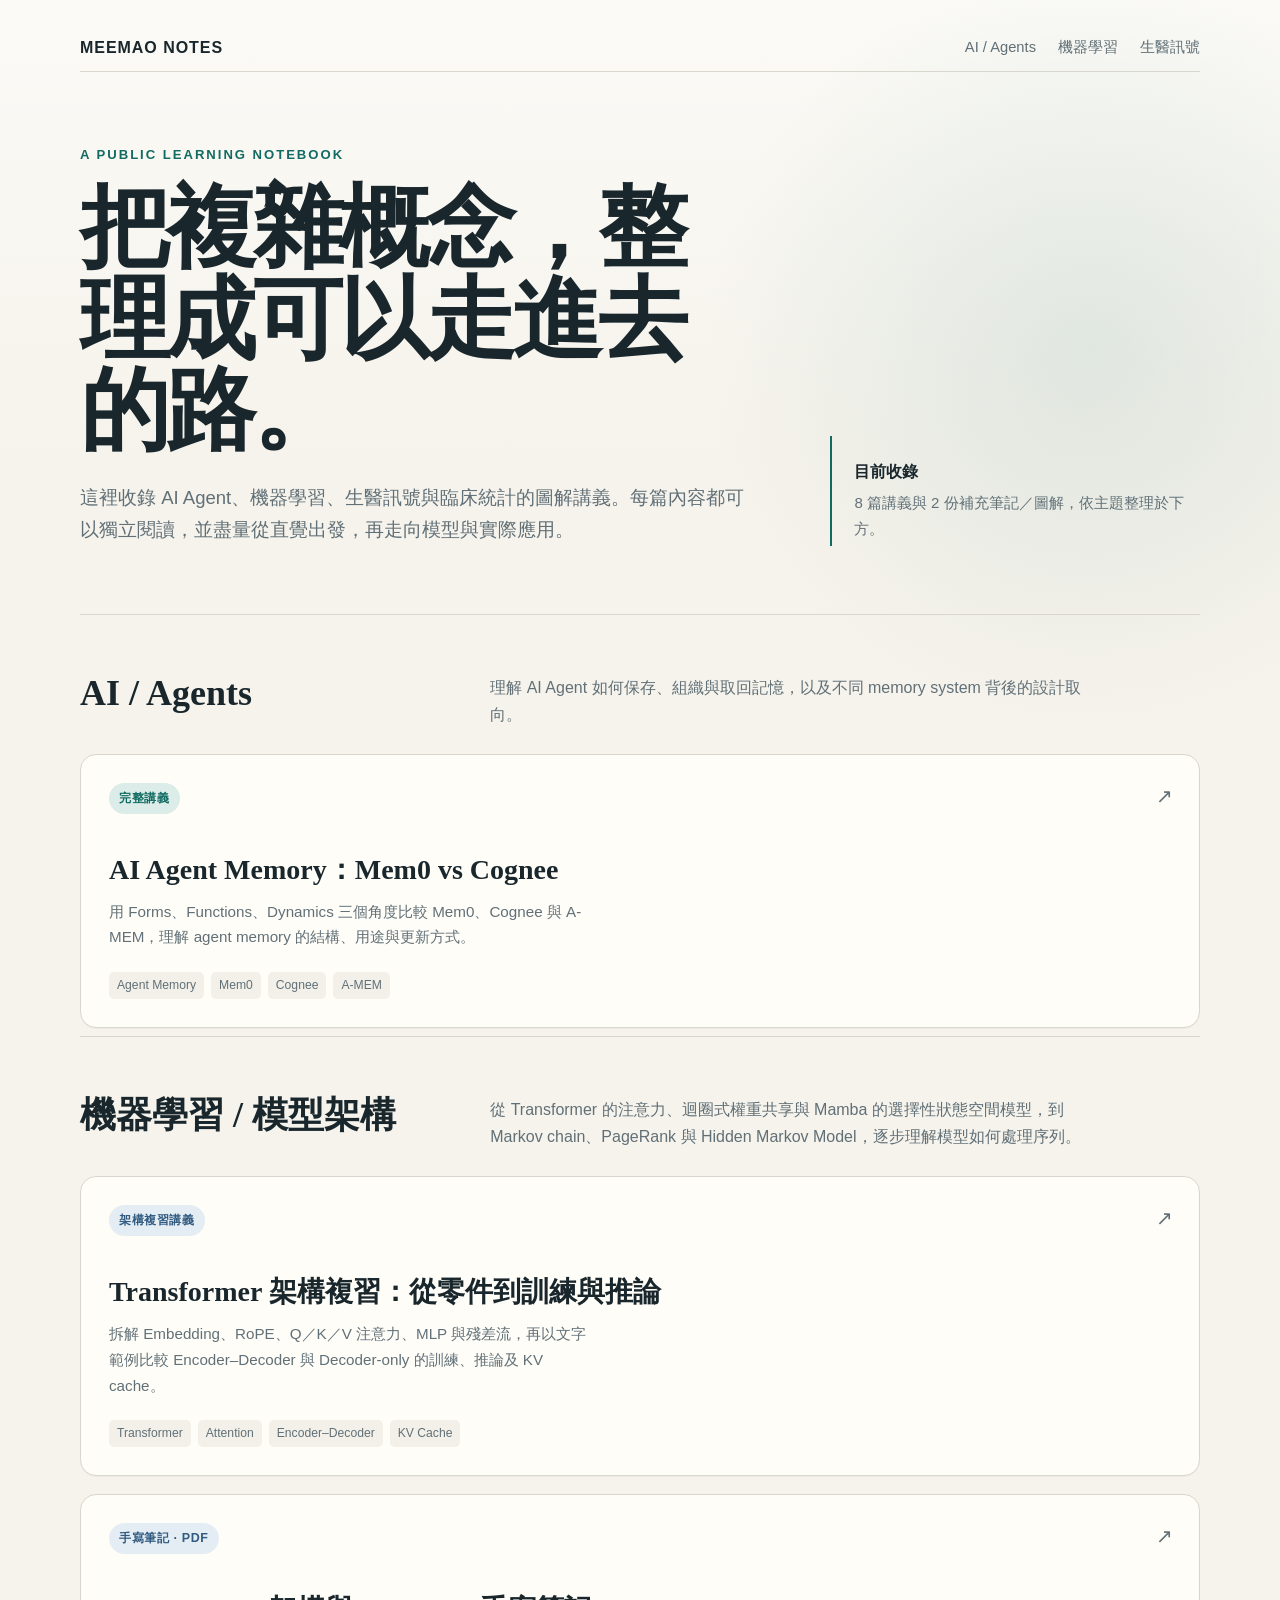
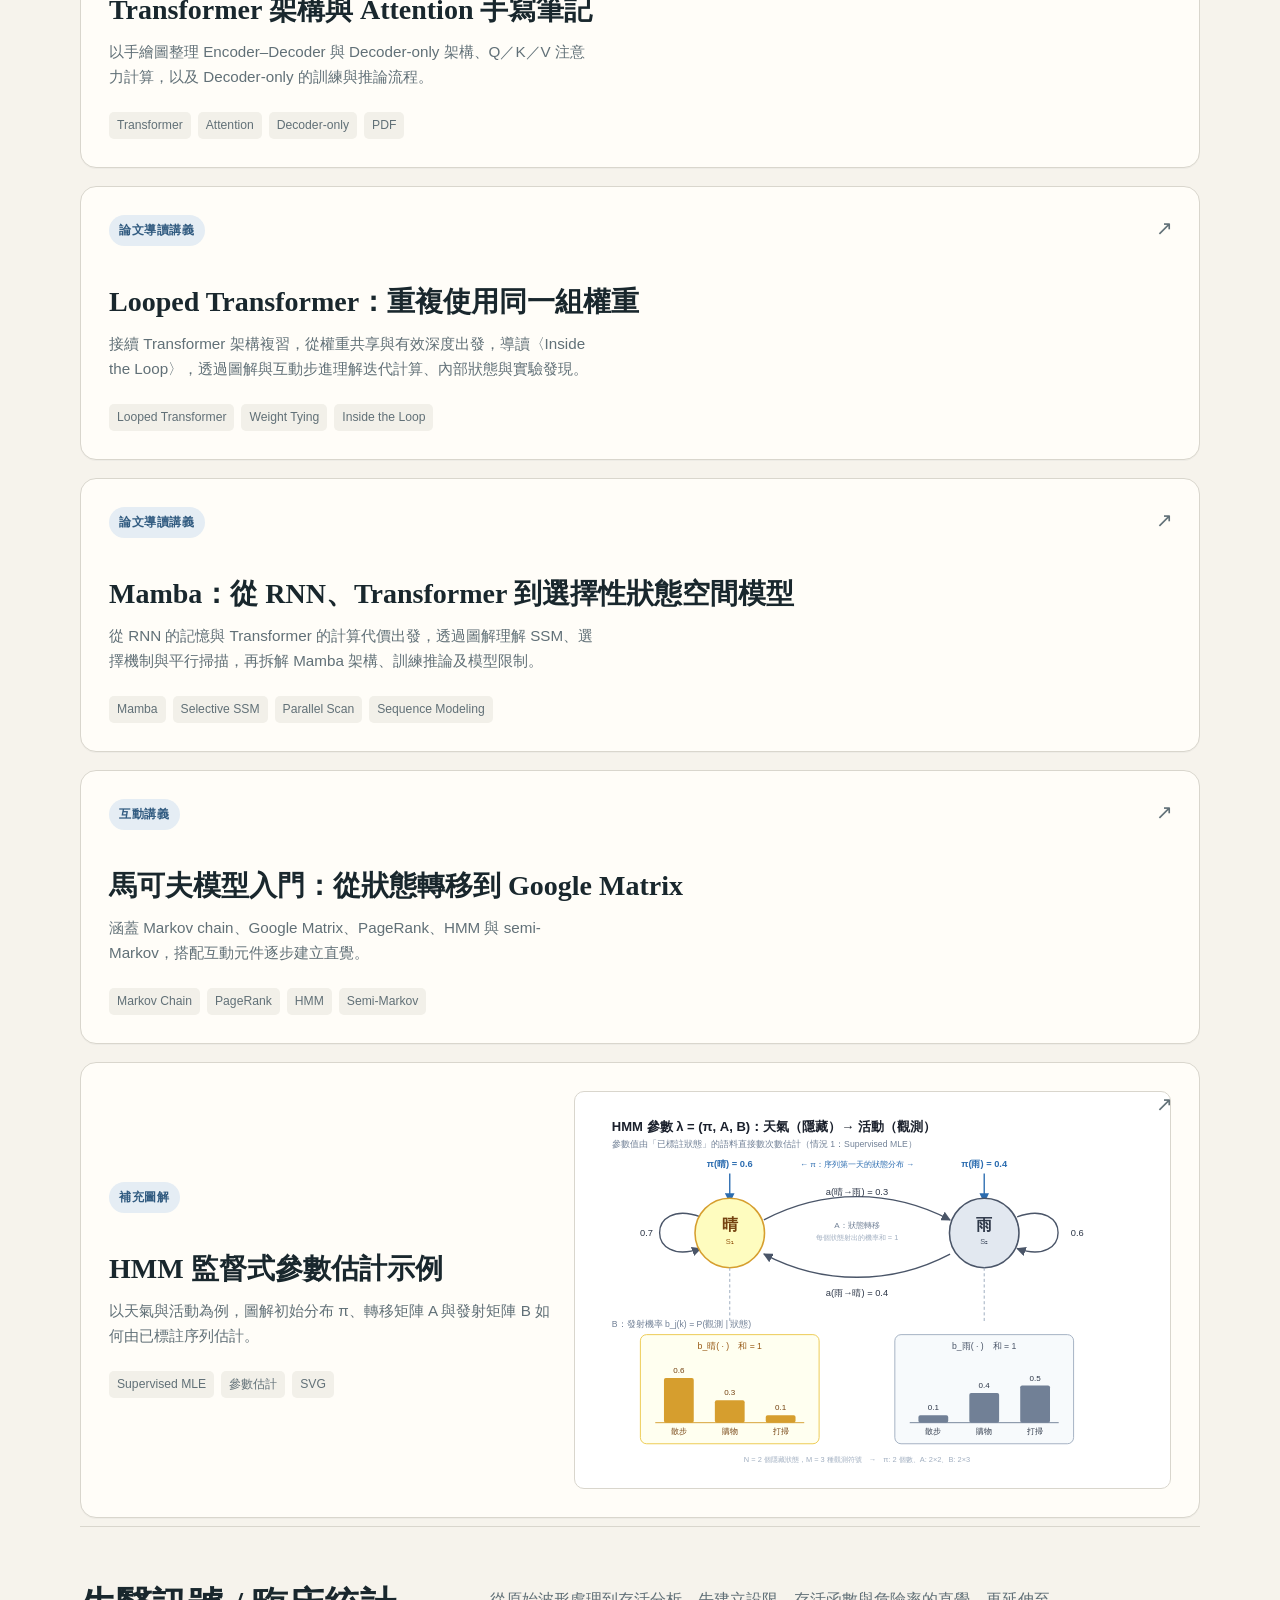
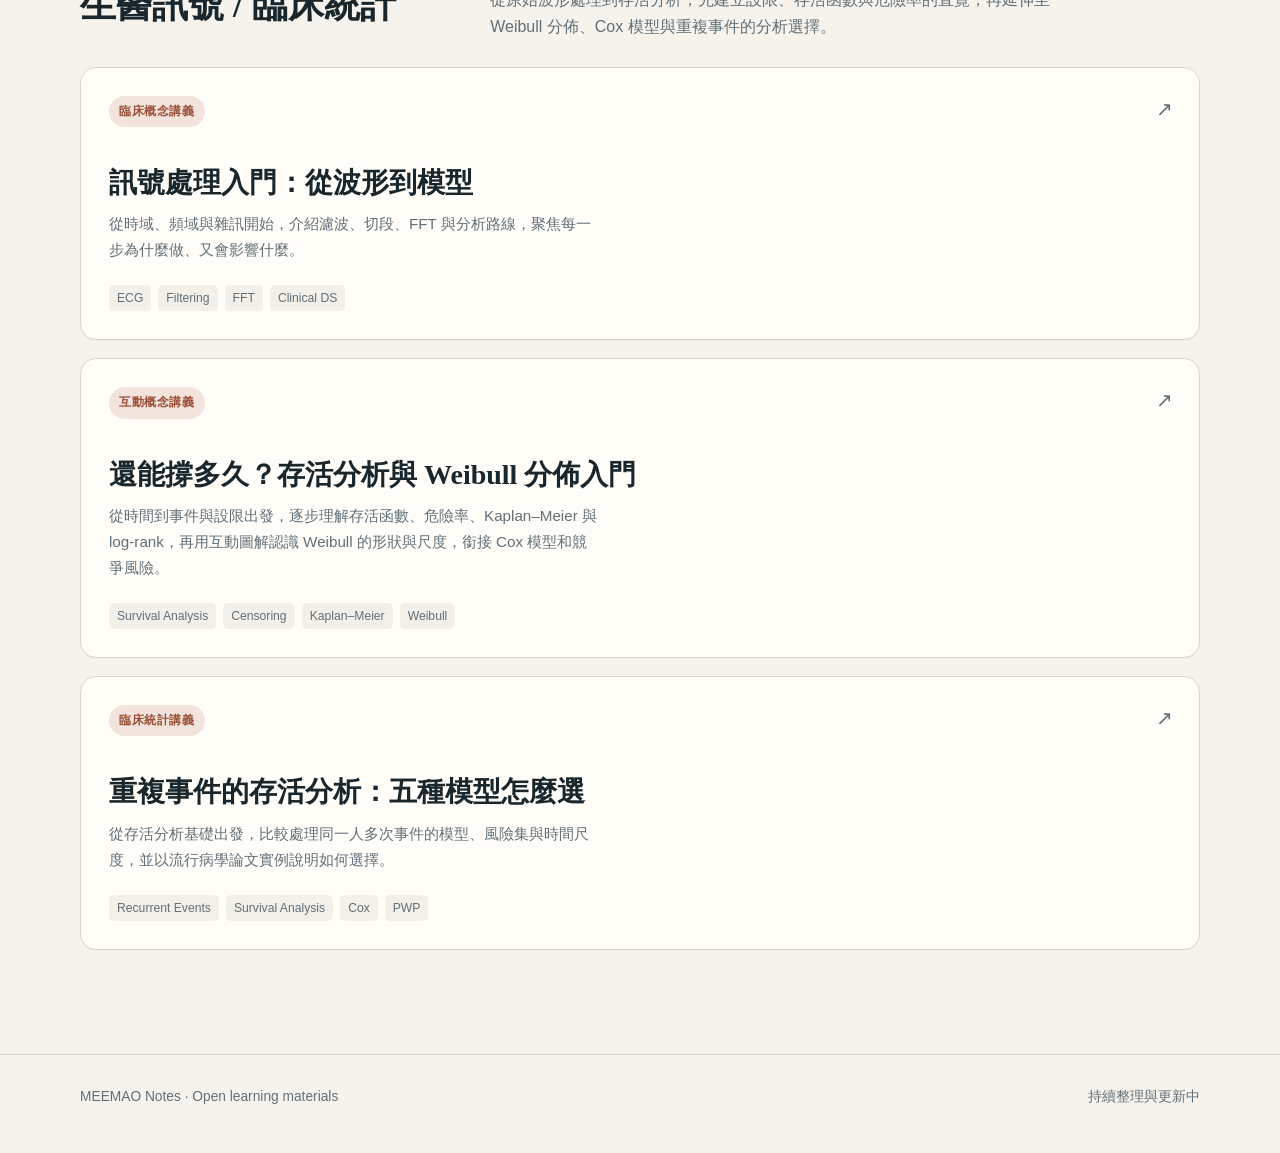
<file: 90-Meta/Html/index.html>
<!doctype html>
<html lang="zh-Hant">
<head>
  <meta charset="utf-8">
  <meta name="viewport" content="width=device-width, initial-scale=1">
  <meta name="description" content="MEEMAO Notes：AI、機器學習與生醫訊號的公開學習筆記。">
  <title>MEEMAO Notes｜學習筆記索引</title>
  <style>
    :root {
      color-scheme: light;
      --paper: #f6f3ec;
      --surface: #fffdf8;
      --ink: #19272d;
      --muted: #617077;
      --line: #d9d6cd;
      --teal: #126b62;
      --teal-soft: #dcece8;
      --blue: #315b80;
      --blue-soft: #e5edf4;
      --rust: #9a4f36;
      --rust-soft: #f2e4dc;
      --shadow: 0 18px 48px rgba(25, 39, 45, 0.08);
      --sans: -apple-system, BlinkMacSystemFont, "Segoe UI", "Noto Sans TC", "PingFang TC", "Microsoft JhengHei", sans-serif;
      --serif: "Noto Serif TC", "Songti TC", "PingFang TC", Georgia, serif;
    }

    * { box-sizing: border-box; }
    html { scroll-behavior: smooth; }
    body {
      margin: 0;
      color: var(--ink);
      background:
        radial-gradient(circle at 85% 8%, rgba(18, 107, 98, 0.10), transparent 24rem),
        linear-gradient(180deg, #fbfaf6 0, var(--paper) 28rem);
      font-family: var(--sans);
      line-height: 1.7;
      -webkit-font-smoothing: antialiased;
    }

    a { color: inherit; }
    a:focus-visible {
      outline: 3px solid rgba(18, 107, 98, 0.38);
      outline-offset: 4px;
      border-radius: 4px;
    }

    .wrap {
      width: min(1120px, calc(100% - 40px));
      margin: 0 auto;
    }

    header { padding: 24px 0 68px; }
    .topbar {
      display: flex;
      align-items: center;
      justify-content: space-between;
      gap: 24px;
      min-height: 48px;
      border-bottom: 1px solid var(--line);
    }
    .brand {
      font-weight: 760;
      letter-spacing: 0.06em;
      text-decoration: none;
    }
    .topbar nav { display: flex; gap: 22px; }
    .topbar nav a {
      color: var(--muted);
      font-size: 0.92rem;
      text-decoration: none;
    }
    .topbar nav a:hover { color: var(--teal); }

    .hero {
      display: grid;
      grid-template-columns: minmax(0, 1.3fr) minmax(260px, 0.7fr);
      gap: 64px;
      align-items: end;
      padding-top: 72px;
    }
    .eyebrow {
      margin: 0 0 16px;
      color: var(--teal);
      font-size: 0.82rem;
      font-weight: 760;
      letter-spacing: 0.15em;
      text-transform: uppercase;
    }
    h1 {
      max-width: 800px;
      margin: 0;
      font-family: var(--serif);
      font-size: clamp(2.8rem, 7vw, 6.2rem);
      font-weight: 650;
      letter-spacing: -0.04em;
      line-height: 1.02;
    }
    .intro {
      margin: 26px 0 0;
      max-width: 680px;
      color: var(--muted);
      font-size: clamp(1rem, 2vw, 1.16rem);
    }
    .hero-note {
      padding: 22px 0 4px 22px;
      border-left: 2px solid var(--teal);
      color: var(--muted);
      font-size: 0.94rem;
    }
    .hero-note strong {
      display: block;
      margin-bottom: 5px;
      color: var(--ink);
      font-size: 1rem;
    }

    main { padding-bottom: 96px; }
    .section {
      padding: 56px 0 8px;
      border-top: 1px solid var(--line);
      scroll-margin-top: 20px;
    }
    .section-head {
      display: grid;
      grid-template-columns: minmax(180px, 0.35fr) minmax(0, 0.65fr);
      gap: 28px;
      margin-bottom: 26px;
    }
    .section h2 {
      margin: 0;
      font-family: var(--serif);
      font-size: clamp(1.55rem, 3vw, 2.25rem);
      line-height: 1.25;
    }
    .section-head p {
      margin: 3px 0 0;
      max-width: 610px;
      color: var(--muted);
    }

    .cards {
      display: grid;
      grid-template-columns: repeat(2, minmax(0, 1fr));
      gap: 18px;
    }
    .cards.single { grid-template-columns: minmax(0, 1fr); }
    .card {
      position: relative;
      display: flex;
      min-height: 250px;
      flex-direction: column;
      justify-content: space-between;
      overflow: hidden;
      padding: 28px;
      background: var(--surface);
      border: 1px solid var(--line);
      border-radius: 16px;
      box-shadow: 0 1px 0 rgba(25, 39, 45, 0.03);
      text-decoration: none;
      transition: transform 180ms ease, box-shadow 180ms ease, border-color 180ms ease;
    }
    .card::after {
      content: "↗";
      position: absolute;
      top: 24px;
      right: 26px;
      color: var(--muted);
      font-size: 1.25rem;
      transition: transform 180ms ease, color 180ms ease;
    }
    .card:hover {
      transform: translateY(-4px);
      border-color: rgba(18, 107, 98, 0.42);
      box-shadow: var(--shadow);
    }
    .card:hover::after {
      color: var(--teal);
      transform: translate(2px, -2px);
    }
    .card .type {
      display: inline-flex;
      align-self: flex-start;
      margin-bottom: 38px;
      padding: 5px 10px;
      border-radius: 999px;
      color: var(--teal);
      background: var(--teal-soft);
      font-size: 0.78rem;
      font-weight: 720;
      letter-spacing: 0.05em;
    }
    .card.blue .type { color: var(--blue); background: var(--blue-soft); }
    .card.rust .type { color: var(--rust); background: var(--rust-soft); }
    .card h3 {
      max-width: 80%;
      margin: 0 0 10px;
      font-family: var(--serif);
      font-size: clamp(1.3rem, 2.4vw, 1.75rem);
      line-height: 1.3;
    }
    .card p {
      max-width: 58ch;
      margin: 0;
      color: var(--muted);
      font-size: 0.95rem;
    }
    .meta {
      display: flex;
      flex-wrap: wrap;
      gap: 7px;
      margin-top: 22px;
    }
    .meta span {
      padding: 3px 8px;
      color: var(--muted);
      background: #f2f0e9;
      border-radius: 5px;
      font-size: 0.76rem;
    }

    .figure-card {
      display: grid;
      grid-template-columns: minmax(0, 0.85fr) minmax(260px, 1.15fr);
      gap: 24px;
      align-items: center;
    }
    .figure-card img {
      width: 100%;
      min-height: 210px;
      object-fit: contain;
      padding: 12px;
      background: #fff;
      border: 1px solid var(--line);
      border-radius: 10px;
    }

    footer {
      padding: 30px 0 44px;
      border-top: 1px solid var(--line);
      color: var(--muted);
      font-size: 0.86rem;
    }
    footer .wrap {
      display: flex;
      justify-content: space-between;
      gap: 18px;
    }

    @media (max-width: 780px) {
      .wrap { width: min(100% - 28px, 1120px); }
      .topbar nav { gap: 12px; }
      .topbar nav a:last-child { display: none; }
      .hero {
        grid-template-columns: 1fr;
        gap: 28px;
        padding-top: 50px;
      }
      .hero-note { max-width: 34rem; }
      .section-head, .figure-card { grid-template-columns: 1fr; }
      .cards { grid-template-columns: 1fr; }
      .card { min-height: 230px; padding: 24px; }
      footer .wrap { flex-direction: column; }
    }

    @media (prefers-reduced-motion: reduce) {
      html { scroll-behavior: auto; }
      .card, .card::after { transition: none; }
    }
  </style>
</head>
<body>
  <header>
    <div class="wrap">
      <div class="topbar">
        <a class="brand" href="./" aria-label="MEEMAO Notes 首頁">MEEMAO NOTES</a>
        <nav aria-label="內容分類">
          <a href="#ai">AI / Agents</a>
          <a href="#ml">機器學習</a>
          <a href="#biomedical">生醫訊號</a>
        </nav>
      </div>

      <div class="hero">
        <div>
          <p class="eyebrow">A public learning notebook</p>
          <h1>把複雜概念，整理成可以走進去的路。</h1>
          <p class="intro">這裡收錄 AI Agent、機器學習、生醫訊號與臨床統計的圖解講義。每篇內容都可以獨立閱讀，並盡量從直覺出發，再走向模型與實際應用。</p>
        </div>
        <aside class="hero-note">
          <strong>目前收錄</strong>
          8 篇講義與 2 份補充筆記／圖解，依主題整理於下方。
        </aside>
      </div>
    </div>
  </header>

  <main class="wrap">
    <section class="section" id="ai">
      <div class="section-head">
        <h2>AI / Agents</h2>
        <p>理解 AI Agent 如何保存、組織與取回記憶，以及不同 memory system 背後的設計取向。</p>
      </div>
      <div class="cards single">
        <a class="card" href="Mem0%20and%20Cognee%20through%20Agent%20Memory%20Taxonomy.html">
          <div>
            <span class="type">完整講義</span>
            <h3>AI Agent Memory：Mem0 vs Cognee</h3>
            <p>用 Forms、Functions、Dynamics 三個角度比較 Mem0、Cognee 與 A-MEM，理解 agent memory 的結構、用途與更新方式。</p>
          </div>
          <div class="meta" aria-label="主題標籤">
            <span>Agent Memory</span><span>Mem0</span><span>Cognee</span><span>A-MEM</span>
          </div>
        </a>
      </div>
    </section>

    <section class="section" id="ml">
      <div class="section-head">
        <h2>機器學習 / 模型架構</h2>
        <p>從 Transformer 的注意力、迴圈式權重共享與 Mamba 的選擇性狀態空間模型，到 Markov chain、PageRank 與 Hidden Markov Model，逐步理解模型如何處理序列。</p>
      </div>
      <div class="cards single">
        <a class="card blue" href="Transformer%20%E6%9E%B6%E6%A7%8B%E8%A4%87%E7%BF%92%E8%AC%9B%E7%BE%A9.html">
          <div>
            <span class="type">架構複習講義</span>
            <h3>Transformer 架構複習：從零件到訓練與推論</h3>
            <p>拆解 Embedding、RoPE、Q／K／V 注意力、MLP 與殘差流，再以文字範例比較 Encoder–Decoder 與 Decoder-only 的訓練、推論及 KV cache。</p>
          </div>
          <div class="meta" aria-label="主題標籤">
            <span>Transformer</span><span>Attention</span><span>Encoder–Decoder</span><span>KV Cache</span>
          </div>
        </a>

        <a class="card blue" href="Transformer.pdf">
          <div>
            <span class="type">手寫筆記 · PDF</span>
            <h3>Transformer 架構與 Attention 手寫筆記</h3>
            <p>以手繪圖整理 Encoder–Decoder 與 Decoder-only 架構、Q／K／V 注意力計算，以及 Decoder-only 的訓練與推論流程。</p>
          </div>
          <div class="meta" aria-label="主題標籤">
            <span>Transformer</span><span>Attention</span><span>Decoder-only</span><span>PDF</span>
          </div>
        </a>

        <a class="card blue" href="Looped%20Transformer%20%E8%AC%9B%E7%BE%A9.html">
          <div>
            <span class="type">論文導讀講義</span>
            <h3>Looped Transformer：重複使用同一組權重</h3>
            <p>接續 Transformer 架構複習，從權重共享與有效深度出發，導讀〈Inside the Loop〉，透過圖解與互動步進理解迭代計算、內部狀態與實驗發現。</p>
          </div>
          <div class="meta" aria-label="主題標籤">
            <span>Looped Transformer</span><span>Weight Tying</span><span>Inside the Loop</span>
          </div>
        </a>

        <a class="card blue" href="Mamba%20%E5%AD%B8%E7%BF%92%E8%AC%9B%E7%BE%A9.html">
          <div>
            <span class="type">論文導讀講義</span>
            <h3>Mamba：從 RNN、Transformer 到選擇性狀態空間模型</h3>
            <p>從 RNN 的記憶與 Transformer 的計算代價出發，透過圖解理解 SSM、選擇機制與平行掃描，再拆解 Mamba 架構、訓練推論及模型限制。</p>
          </div>
          <div class="meta" aria-label="主題標籤">
            <span>Mamba</span><span>Selective SSM</span><span>Parallel Scan</span><span>Sequence Modeling</span>
          </div>
        </a>

        <a class="card blue" href="markov-learning.html">
          <div>
            <span class="type">互動講義</span>
            <h3>馬可夫模型入門：從狀態轉移到 Google Matrix</h3>
            <p>涵蓋 Markov chain、Google Matrix、PageRank、HMM 與 semi-Markov，搭配互動元件逐步建立直覺。</p>
          </div>
          <div class="meta" aria-label="主題標籤">
            <span>Markov Chain</span><span>PageRank</span><span>HMM</span><span>Semi-Markov</span>
          </div>
        </a>

        <a class="card blue figure-card" href="hmm_supervised_example.svg">
          <div>
            <span class="type">補充圖解</span>
            <h3>HMM 監督式參數估計示例</h3>
            <p>以天氣與活動為例，圖解初始分布 π、轉移矩陣 A 與發射矩陣 B 如何由已標註序列估計。</p>
            <div class="meta" aria-label="主題標籤">
              <span>Supervised MLE</span><span>參數估計</span><span>SVG</span>
            </div>
          </div>
          <img src="hmm_supervised_example.svg" alt="HMM 天氣與活動的監督式參數估計圖">
        </a>
      </div>
    </section>

    <section class="section" id="biomedical">
      <div class="section-head">
        <h2>生醫訊號 / 臨床統計</h2>
        <p>從原始波形處理到存活分析，先建立設限、存活函數與危險率的直覺，再延伸至 Weibull 分佈、Cox 模型與重複事件的分析選擇。</p>
      </div>
      <div class="cards single">
        <a class="card rust" href="%E8%A8%8A%E8%99%9F%E8%99%95%E7%90%86%E5%85%A5%E9%96%80%E8%AC%9B%E7%BE%A9.html">
          <div>
            <span class="type">臨床概念講義</span>
            <h3>訊號處理入門：從波形到模型</h3>
            <p>從時域、頻域與雜訊開始，介紹濾波、切段、FFT 與分析路線，聚焦每一步為什麼做、又會影響什麼。</p>
          </div>
          <div class="meta" aria-label="主題標籤">
            <span>ECG</span><span>Filtering</span><span>FFT</span><span>Clinical DS</span>
          </div>
        </a>

        <a class="card rust" href="%E9%82%84%E8%83%BD%E6%92%90%E5%A4%9A%E4%B9%85%EF%BC%9F%E2%80%94%E2%80%94%20%E5%AD%98%E6%B4%BB%E5%88%86%E6%9E%90%E8%88%87%20Weibull%20%E5%88%86%E4%BD%88%E5%85%A5%E9%96%80.html">
          <div>
            <span class="type">互動概念講義</span>
            <h3>還能撐多久？存活分析與 Weibull 分佈入門</h3>
            <p>從時間到事件與設限出發，逐步理解存活函數、危險率、Kaplan–Meier 與 log-rank，再用互動圖解認識 Weibull 的形狀與尺度，銜接 Cox 模型和競爭風險。</p>
          </div>
          <div class="meta" aria-label="主題標籤">
            <span>Survival Analysis</span><span>Censoring</span><span>Kaplan–Meier</span><span>Weibull</span>
          </div>
        </a>

        <a class="card rust" href="Survival%20analysis-repeated%20measurement.html">
          <div>
            <span class="type">臨床統計講義</span>
            <h3>重複事件的存活分析：五種模型怎麼選</h3>
            <p>從存活分析基礎出發，比較處理同一人多次事件的模型、風險集與時間尺度，並以流行病學論文實例說明如何選擇。</p>
          </div>
          <div class="meta" aria-label="主題標籤">
            <span>Recurrent Events</span><span>Survival Analysis</span><span>Cox</span><span>PWP</span>
          </div>
        </a>
      </div>
    </section>
  </main>

  <footer>
    <div class="wrap">
      <span>MEEMAO Notes · Open learning materials</span>
      <span>持續整理與更新中</span>
    </div>
  </footer>
</body>
</html>
</file>
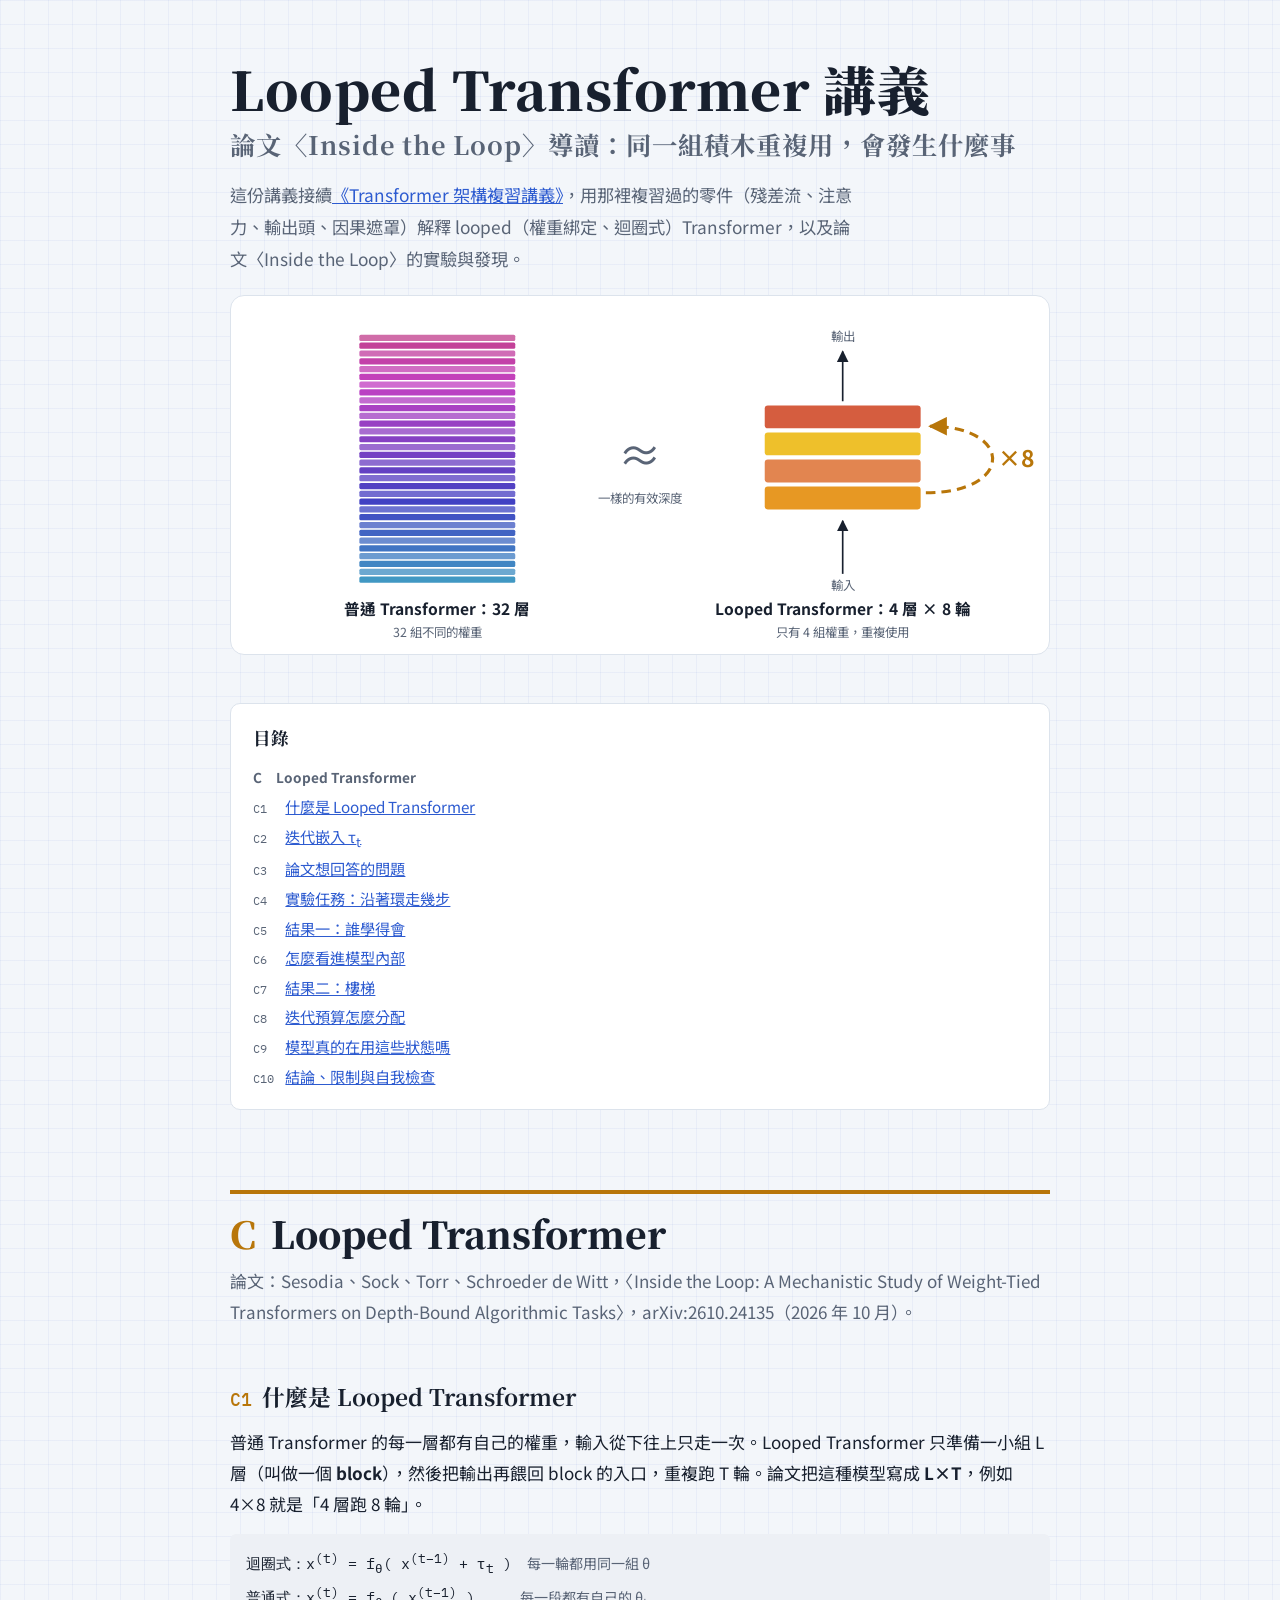
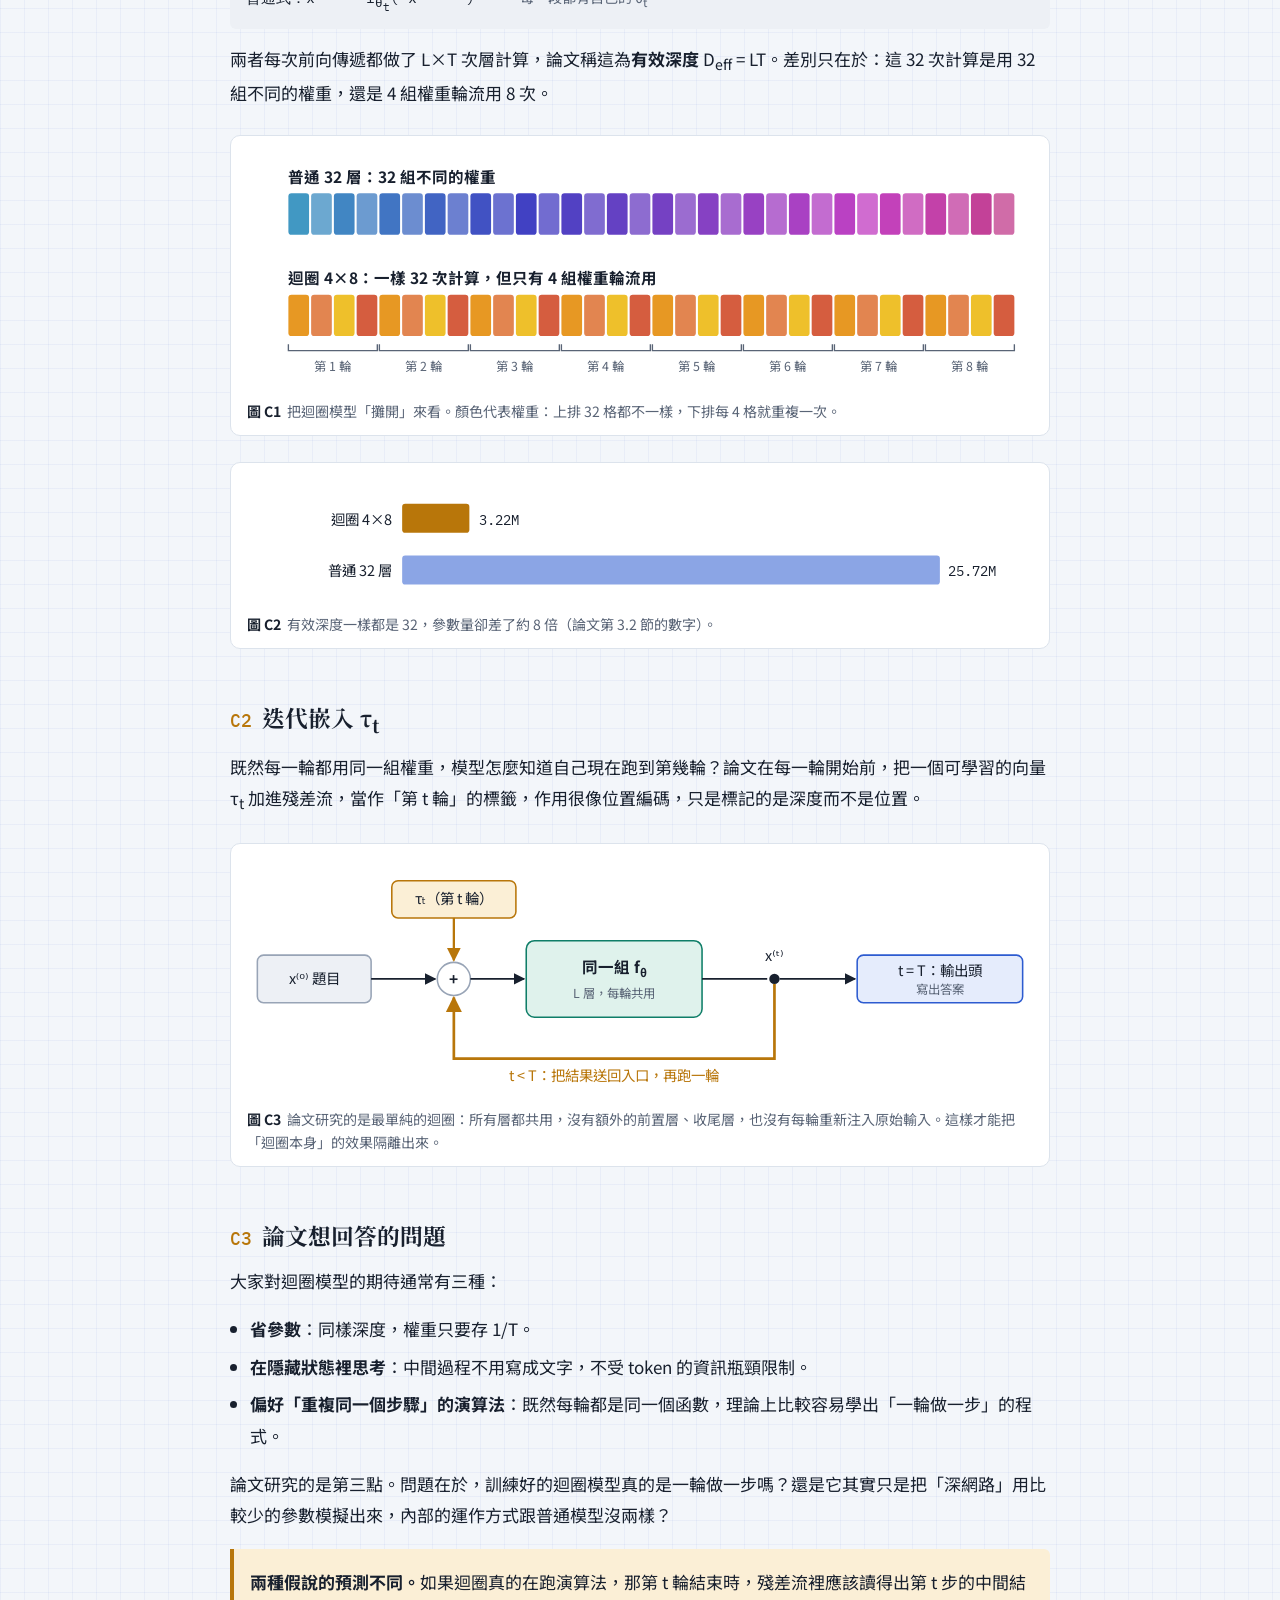
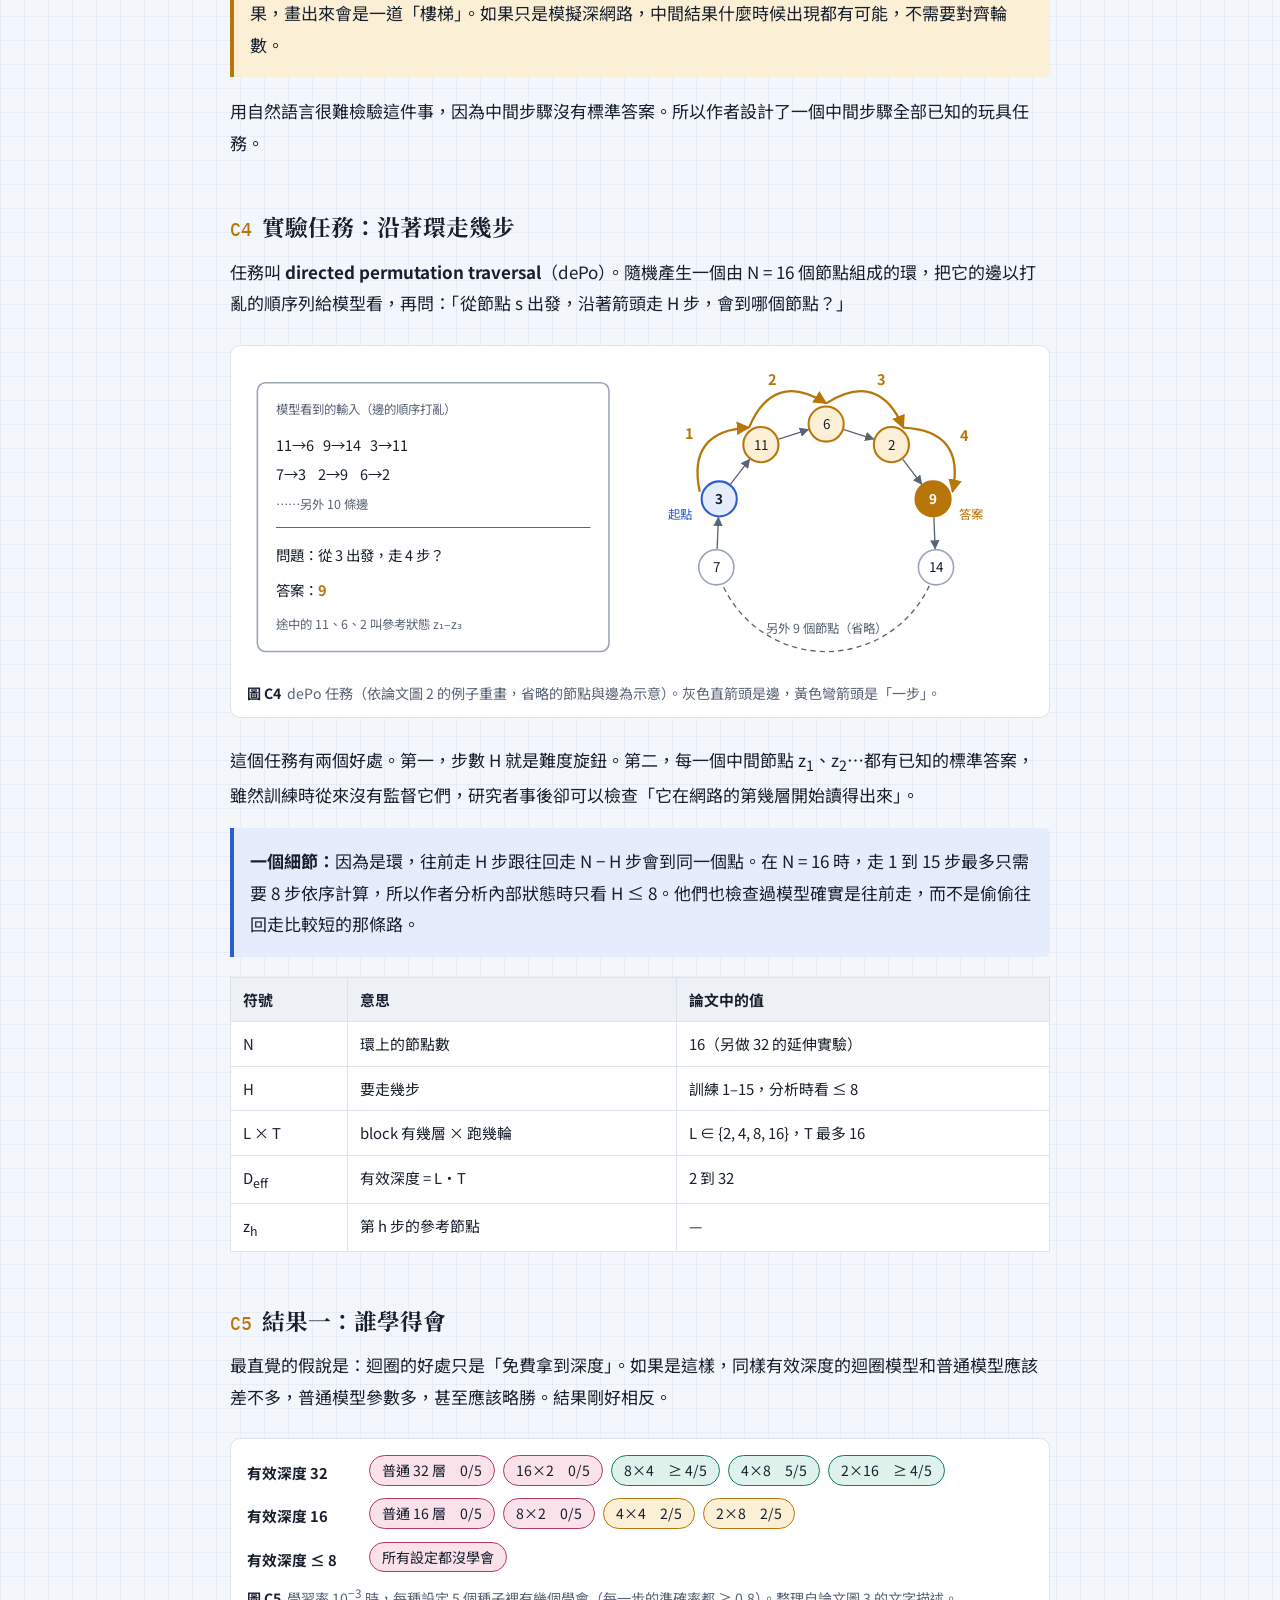
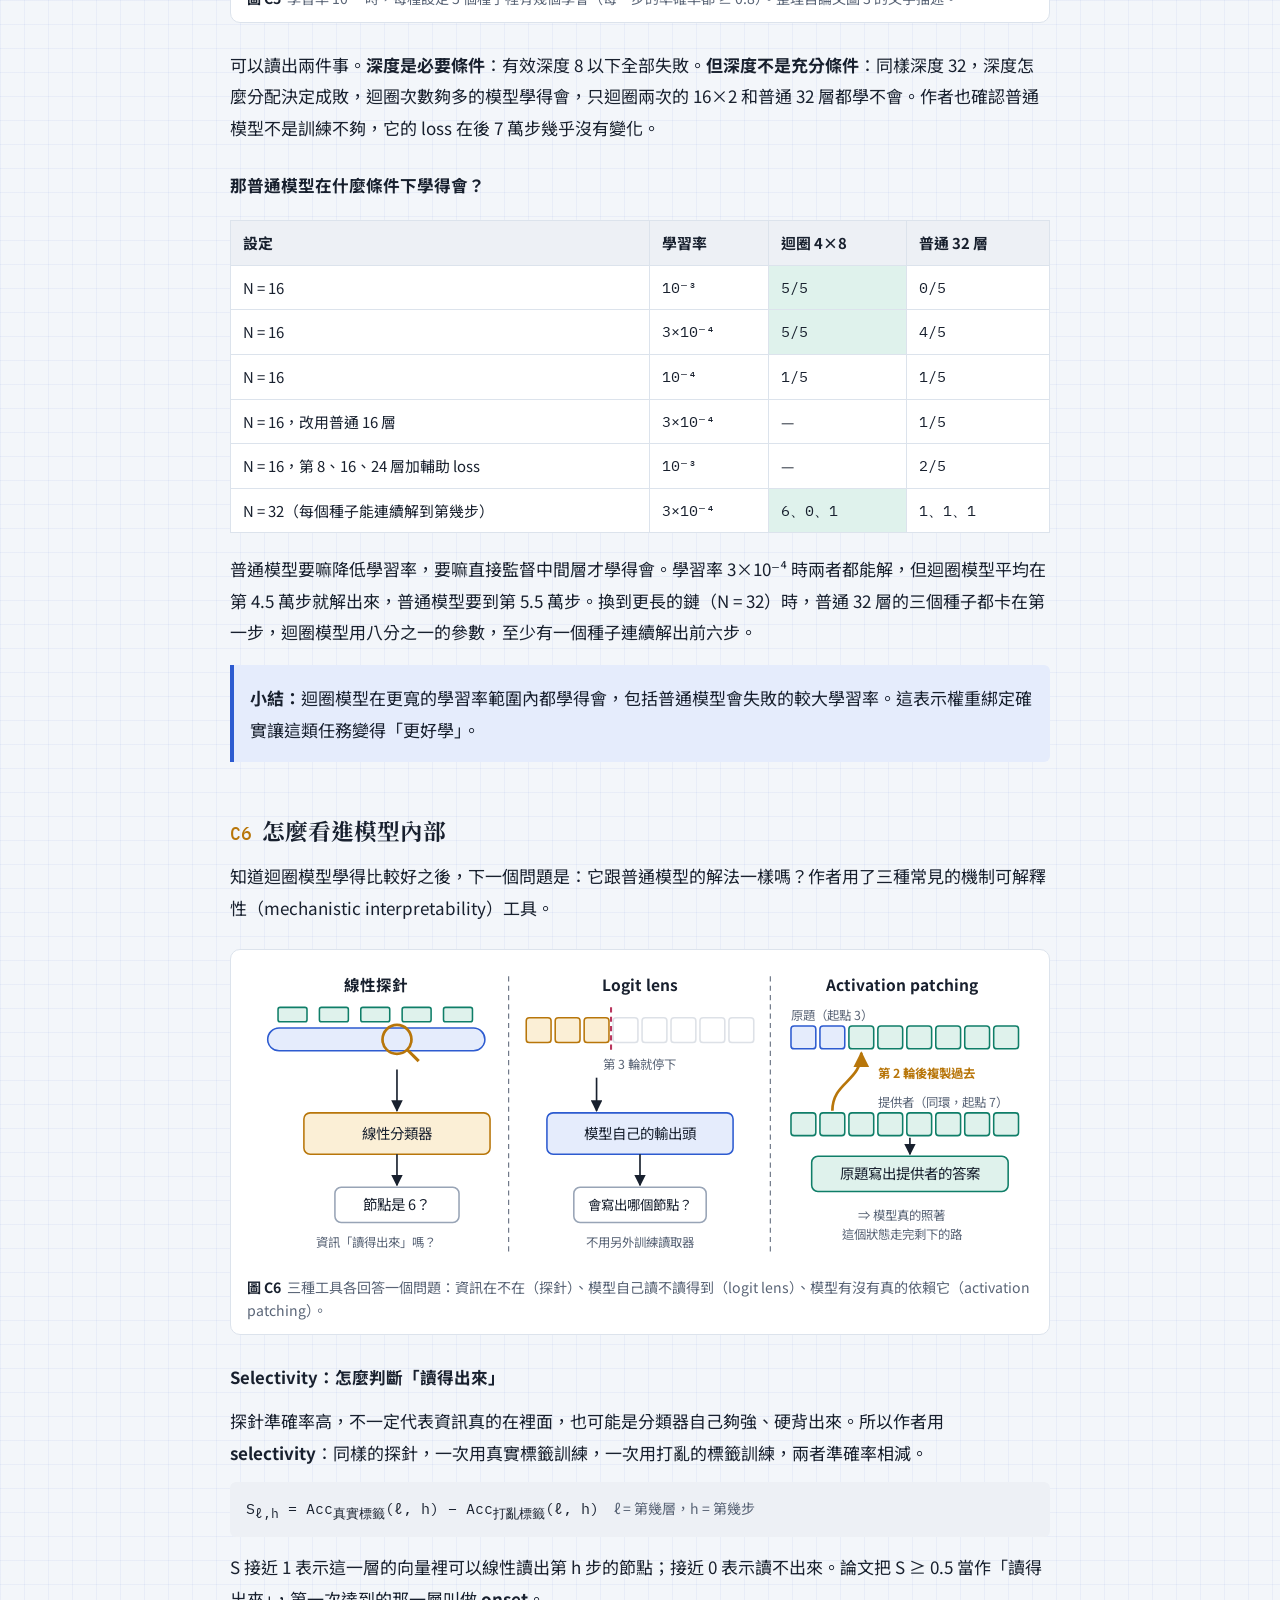
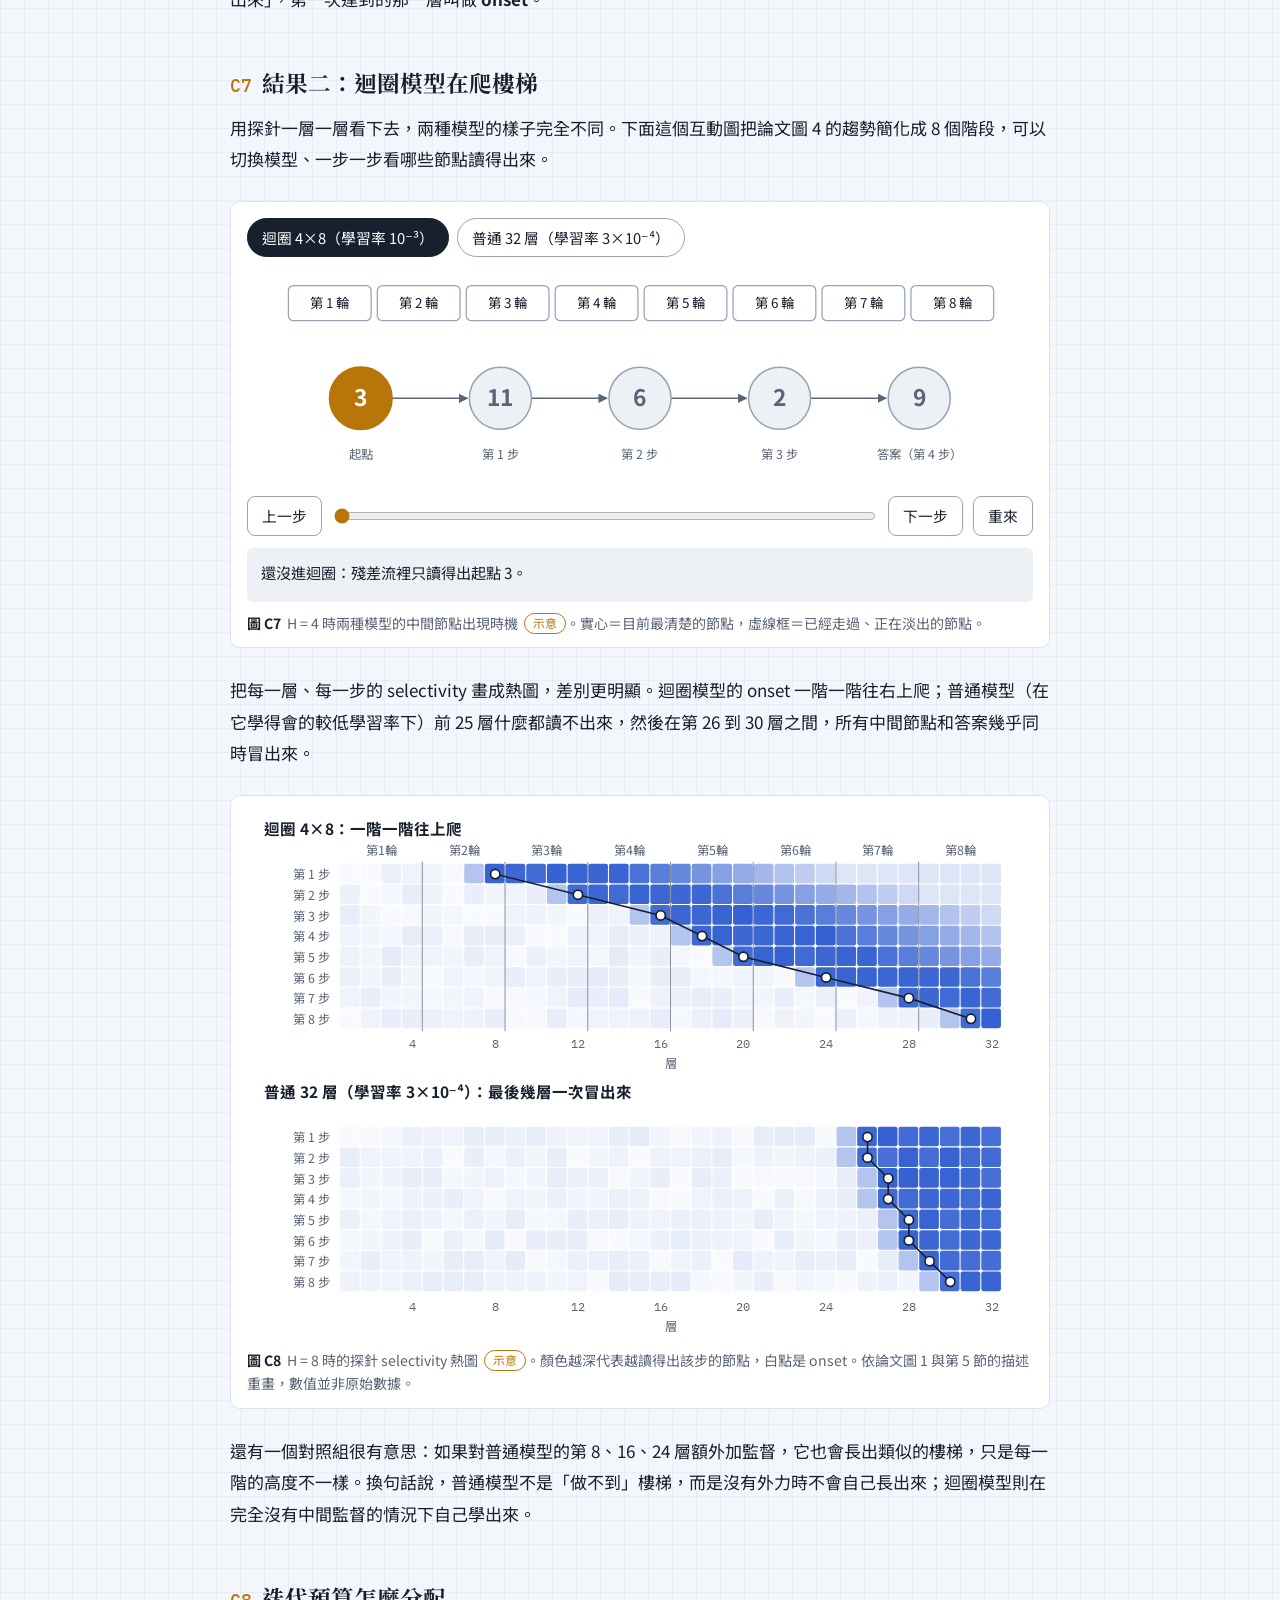
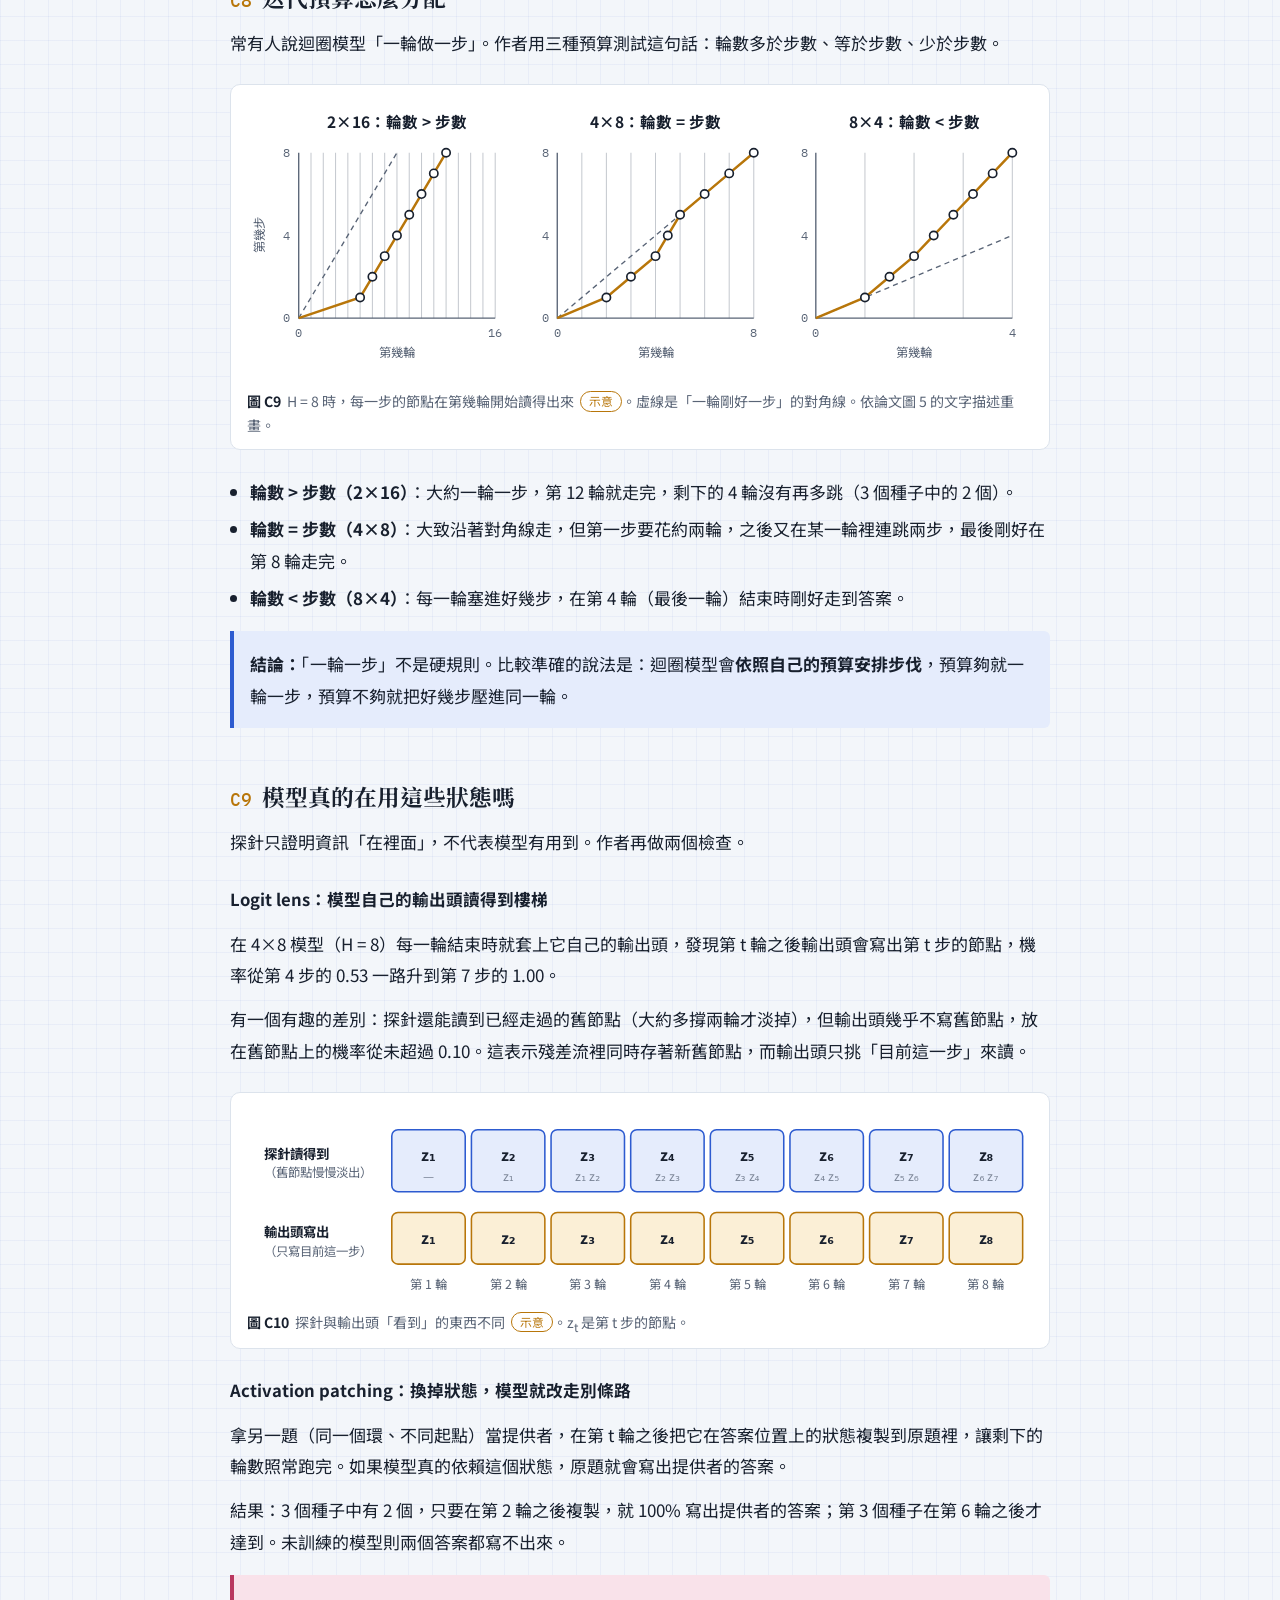
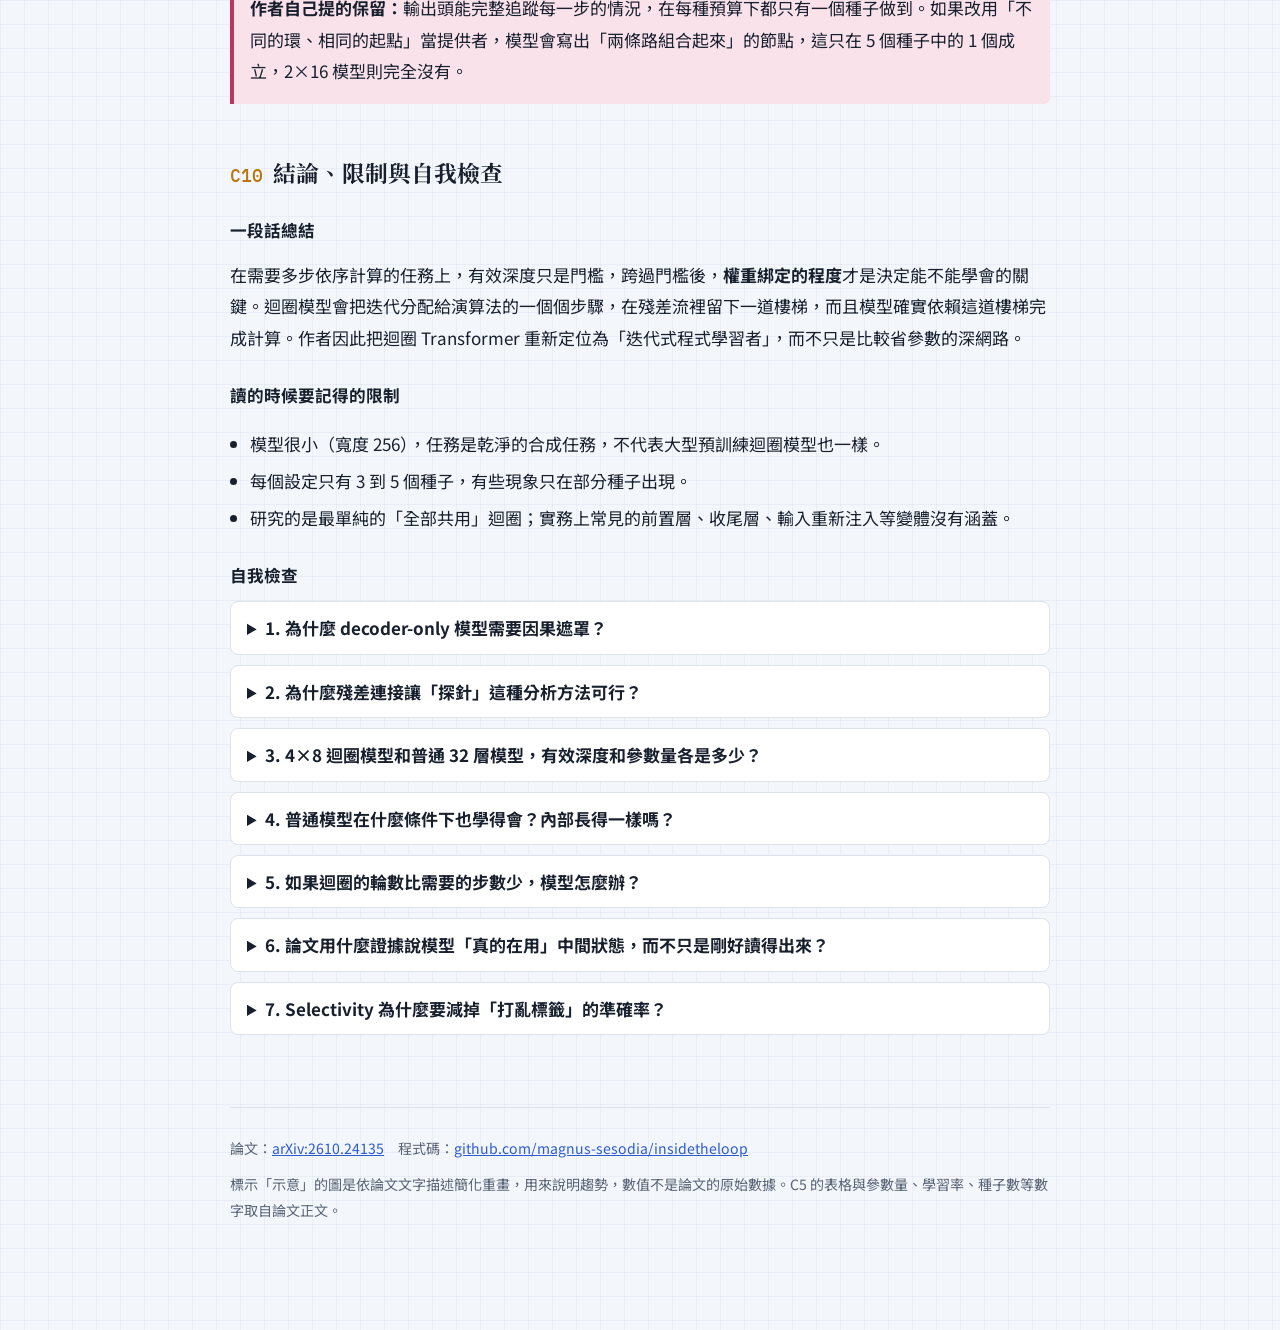
<file: 90-Meta/Html/Looped Transformer 講義.html>
<!doctype html>
<html lang="zh-Hant">
<head>
<meta charset="utf-8">
<meta name="viewport" content="width=device-width, initial-scale=1, viewport-fit=cover">
<title>Looped Transformer 講義</title>
<link rel="preconnect" href="https://fonts.googleapis.com">
<link rel="preconnect" href="https://fonts.gstatic.com" crossorigin>
<link href="https://fonts.googleapis.com/css2?family=Noto+Sans+TC:wght@400;500;700&family=Noto+Serif+TC:wght@600;700;900&family=IBM+Plex+Mono:wght@400;500&display=swap" rel="stylesheet">
<style>
:root{
  --paper:#F3F6FA; --panel:#FFFFFF; --ink:#18202E; --muted:#596476;
  --line:#DCE3EC; --line-strong:#98A4B6;
  --blue:#2D5BD0; --blue-bg:#E5ECFC;
  --teal:#0F7E68; --teal-bg:#DFF2EC;
  --amber:#B8760A; --amber-bg:#FBEFD6;
  --rose:#B9375F; --rose-bg:#F9E2EA;
  --gray-bg:#EDF0F5; --grid:rgba(45,91,208,.055);
  --sans:"Noto Sans TC","PingFang TC","Microsoft JhengHei","Heiti TC",system-ui,sans-serif;
  --serif:"Noto Serif TC","Songti TC","PMingLiU","Source Han Serif TC",serif;
  --mono:"IBM Plex Mono",ui-monospace,"SFMono-Regular",Menlo,Consolas,monospace;
  color-scheme:light;
  box-sizing:border-box;
  padding-top:env(safe-area-inset-top,0px);
  padding-bottom:env(safe-area-inset-bottom,0px);
}
@media (prefers-color-scheme: dark){
  :root:not([data-theme="light"]){
    --paper:#10141B; --panel:#171D27; --ink:#E3E8F0; --muted:#9BA6B7;
    --line:#29323F; --line-strong:#58647A;
    --blue:#82A5FF; --blue-bg:#1C2846;
    --teal:#52CCAF; --teal-bg:#133229;
    --amber:#F2B64C; --amber-bg:#382A10;
    --rose:#F283A5; --rose-bg:#3C1B28;
    --gray-bg:#202734; --grid:rgba(130,165,255,.045);
    color-scheme:dark;
  }
}
:root[data-theme="dark"]{
  --paper:#10141B; --panel:#171D27; --ink:#E3E8F0; --muted:#9BA6B7;
  --line:#29323F; --line-strong:#58647A;
  --blue:#82A5FF; --blue-bg:#1C2846;
  --teal:#52CCAF; --teal-bg:#133229;
  --amber:#F2B64C; --amber-bg:#382A10;
  --rose:#F283A5; --rose-bg:#3C1B28;
  --gray-bg:#202734; --grid:rgba(130,165,255,.045);
  color-scheme:dark;
}
html{scroll-padding-top:env(safe-area-inset-top,0px)}
*,*::before,*::after{box-sizing:border-box}
body{
  margin:0; background-color:var(--paper); color:var(--ink);
  background-image:linear-gradient(var(--grid) 1px,transparent 1px),linear-gradient(90deg,var(--grid) 1px,transparent 1px);
  background-size:24px 24px;
  font-family:var(--sans); font-size:17px; line-height:1.85;
  -webkit-text-size-adjust:100%;
}
main{max-width:860px; margin:0 auto; padding:48px 20px 96px}
a{color:var(--blue)}
a:focus-visible,button:focus-visible,input:focus-visible,summary:focus-visible{outline:3px solid var(--amber); outline-offset:3px; border-radius:4px}

/* hero */
.hero{padding:8px 0 12px}
.hero h1{font-family:var(--serif); font-weight:900; font-size:clamp(2rem,5.4vw,3.3rem); line-height:1.22; letter-spacing:.01em; margin:0 0 .35em}
.hero h1 span{display:block; font-size:.48em; font-weight:700; color:var(--muted); letter-spacing:.04em; margin-top:.35em}
.lede{font-size:1.08rem; color:var(--muted); max-width:36em; margin:0 0 20px}
.hero-fig{background:var(--panel); border:1px solid var(--line); border-radius:14px; padding:18px 14px 8px; margin:8px 0 0}

/* toc */
nav.toc{margin:36px 0 8px; padding:18px 22px; background:var(--panel); border:1px solid var(--line); border-radius:10px}
nav.toc h2{font-family:var(--serif); font-size:1.1rem; margin:0 0 6px}
nav.toc .toc-cols{display:grid; grid-template-columns:repeat(auto-fit,minmax(230px,1fr)); gap:4px 28px}
nav.toc ol{margin:0; padding:0; list-style:none; font-size:.95rem; line-height:1.95}
nav.toc .tno{display:inline-block; min-width:2.6em; font-family:var(--mono); font-size:.82em; color:var(--muted)}
nav.toc .grp{font-weight:700; color:var(--muted); font-size:.85rem; margin:4px 0 2px}


/* parts & sections */
.part{margin:80px 0 4px; padding-top:16px; border-top:4px solid var(--blue)}
.part.b{border-top-color:var(--amber)}
.part h2{font-family:var(--serif); font-weight:900; font-size:clamp(1.65rem,3.8vw,2.3rem); line-height:1.3; margin:0}
.part h2 .letter{color:var(--blue); margin-right:.4em}
.part.b h2 .letter{color:var(--amber)}
.part p{color:var(--muted); margin:.4em 0 0}
section{margin-top:52px}
h3{font-family:var(--serif); font-weight:700; font-size:1.42rem; line-height:1.45; margin:0 0 .4em}
h3 .no{font-family:var(--mono); font-weight:500; font-size:.8em; color:var(--blue); margin-right:.55em}
.b-sec h3 .no{color:var(--amber)}
h4{font-size:1.04rem; margin:1.6em 0 .2em}
p{margin:.75em 0}
strong{font-weight:700}
.eq{font-family:var(--mono); font-size:.95rem; background:var(--gray-bg); border-radius:6px; padding:12px 16px; overflow-x:auto; white-space:nowrap; margin:14px 0; line-height:1.9}
.eq .cm{color:var(--muted); font-family:var(--sans); font-size:.88rem}
code{font-family:var(--mono); font-size:.9em; background:var(--gray-bg); padding:1px 5px; border-radius:4px}
.note{border-left:4px solid var(--blue); background:var(--blue-bg); padding:12px 16px; border-radius:0 6px 6px 0; margin:18px 0}
.note.amber{border-left-color:var(--amber); background:var(--amber-bg)}
.note.rose{border-left-color:var(--rose); background:var(--rose-bg)}
.note p{margin:.3em 0}
ul.plain{padding-left:1.2em}
ul.plain li{margin:.35em 0}

/* figures */
figure.fig{margin:26px 0; background:var(--panel); border:1px solid var(--line); border-radius:10px; padding:16px 16px 12px}
.scroll{overflow-x:auto; -webkit-overflow-scrolling:touch}
figcaption{font-size:.88rem; color:var(--muted); margin-top:10px; line-height:1.65}
figcaption b{color:var(--ink); margin-right:.4em}
.schem{display:inline-block; font-size:.74rem; line-height:1.6; padding:0 8px; border-radius:999px; border:1px solid var(--amber); color:var(--amber); margin-left:6px; vertical-align:1px}

/* svg diagram vocabulary */
svg.dia{display:block; width:100%; height:auto}
.scroll svg.dia{min-width:600px}
svg.dia text{font-family:var(--sans); font-size:14px; fill:var(--ink)}
svg.dia .sm{font-size:12px; fill:var(--muted)}
svg.dia .s13{font-size:13px}
svg.dia .lg{font-size:15px; font-weight:700}
svg.dia .xl{font-size:22px; font-weight:700}
svg.dia .huge{font-size:42px; fill:var(--muted)}
svg.dia .mono{font-family:var(--mono)}
svg.dia .pre{white-space:pre}
svg.dia .c{text-anchor:middle}
svg.dia .e{text-anchor:end}
svg.dia .bd{font-weight:700}
svg.dia .amber{fill:var(--amber)}
svg.dia .blue{fill:var(--blue)}
svg.dia .teal{fill:var(--teal)}
svg.dia .rose{fill:var(--rose)}
svg.dia .on-fill{fill:var(--panel)}
.box{fill:var(--panel); stroke:var(--line-strong); stroke-width:1.5}
.bx-blue{fill:var(--blue-bg); stroke:var(--blue); stroke-width:1.5}
.bx-teal{fill:var(--teal-bg); stroke:var(--teal); stroke-width:1.5}
.bx-amber{fill:var(--amber-bg); stroke:var(--amber); stroke-width:1.5}
.bx-rose{fill:var(--rose-bg); stroke:var(--rose); stroke-width:1.5}
.bx-gray{fill:var(--gray-bg); stroke:var(--line-strong); stroke-width:1.5}
.frame{fill:none; stroke:var(--line-strong); stroke-width:1.2; stroke-dasharray:6 5}
.ring{fill:none; stroke:var(--line); stroke-width:1.5}
.stream{fill:var(--blue-bg); stroke:var(--blue); stroke-width:1.5}
.ln{fill:none; stroke:var(--ink); stroke-width:1.6}
.ln-mut{fill:none; stroke:var(--muted); stroke-width:1.3}
.ln-blue{fill:none; stroke:var(--blue); stroke-width:2.2}
.ln-teal{fill:none; stroke:var(--teal); stroke-width:2.2}
.ln-amber{fill:none; stroke:var(--amber); stroke-width:2.2}
.ln-rose{fill:none; stroke:var(--rose); stroke-width:2}
.dash{stroke-dasharray:5 4}
.thin{stroke-width:1}
.ah{fill:var(--ink)} .ah-mut{fill:var(--muted)} .ah-blue{fill:var(--blue)} .ah-teal{fill:var(--teal)} .ah-amber{fill:var(--amber)} .ah-rose{fill:var(--rose)}
.cell{fill:var(--blue)}
.masked{fill:url(#hatch); stroke:var(--line)}
.hatch{stroke:var(--rose); stroke-width:1.4; opacity:.6}
.dot{fill:var(--panel); stroke:var(--ink); stroke-width:1.6}
.stair{fill:none; stroke:var(--ink); stroke-width:1.6}
.bar-blue{fill:var(--blue); opacity:.55}
.bar-amber{fill:var(--amber)}
.node{fill:var(--panel); stroke:var(--line-strong); stroke-width:1.5}
.node-start{fill:var(--blue-bg); stroke:var(--blue); stroke-width:2}
.node-mid{fill:var(--amber-bg); stroke:var(--amber); stroke-width:2}
.node-ans{fill:var(--amber); stroke:var(--amber); stroke-width:2}
.faded{opacity:.32}
.loop-anim{stroke-dasharray:9 6; animation:dash 1.1s linear infinite}
@keyframes dash{to{stroke-dashoffset:-30}}
@media (prefers-reduced-motion: reduce){.loop-anim{animation:none}}

/* capability chips */
.cap{display:grid; gap:12px}
.cap-row{display:grid; grid-template-columns:110px 1fr; gap:12px; align-items:start}
.cap-d{font-weight:700; font-size:.92rem; padding-top:4px}
.chips{display:flex; flex-wrap:wrap; gap:8px}
.chip{border-radius:999px; padding:3px 12px; font-size:.88rem; border:1.5px solid; line-height:1.6; white-space:nowrap}
.chip.ok{border-color:var(--teal); background:var(--teal-bg)}
.chip.mid{border-color:var(--amber); background:var(--amber-bg)}
.chip.no{border-color:var(--rose); background:var(--rose-bg)}
@media (max-width:520px){.cap-row{grid-template-columns:1fr; gap:4px}}

/* table */
.tbl{overflow-x:auto; margin:20px 0}
table{border-collapse:collapse; width:100%; min-width:520px; font-size:.93rem; background:var(--panel)}
th,td{border:1px solid var(--line); padding:8px 12px; text-align:left; vertical-align:top}
th{background:var(--gray-bg); font-weight:700}
td.num{font-family:var(--mono); white-space:nowrap}
td.win{background:var(--teal-bg)}

/* stepper */
.stepper .modes{display:flex; flex-wrap:wrap; gap:8px; margin-bottom:12px}
.stepper button{font:inherit; font-size:.92rem; color:var(--ink); background:var(--panel); border:1.5px solid var(--line-strong); border-radius:999px; padding:5px 14px; cursor:pointer}
.stepper button[aria-pressed="true"]{background:var(--ink); color:var(--panel); border-color:var(--ink)}
.stepper .controls{display:flex; flex-wrap:wrap; align-items:center; gap:10px; margin-top:10px}
.stepper .controls button{border-radius:8px}
.stepper input[type=range]{flex:1 1 180px; accent-color:var(--amber)}
.stepper .msg{min-height:3.6em; margin:12px 0 0; padding:10px 14px; background:var(--gray-bg); border-radius:6px; font-size:.95rem}
.st-off{fill:var(--gray-bg); stroke:var(--line-strong); stroke-width:1.5; transition:fill .25s,stroke .25s}
.st-past{fill:var(--amber-bg); stroke:var(--amber); stroke-width:2; stroke-dasharray:5 3; transition:fill .25s}
.st-now{fill:var(--amber); stroke:var(--amber); stroke-width:2; transition:fill .25s}
.mode-untied .st-past{fill:var(--blue-bg); stroke:var(--blue)}
.mode-untied .st-now{fill:var(--blue); stroke:var(--blue)}
svg.dia .tx-off{fill:var(--muted)}
svg.dia .tx-now{fill:var(--panel)}
.seg-todo{fill:var(--panel); stroke:var(--line-strong); stroke-width:1.2}
.seg-done{fill:var(--amber-bg); stroke:var(--amber); stroke-width:1.2}
.seg-now{fill:var(--amber); stroke:var(--amber); stroke-width:1.2}
.mode-untied .seg-done{fill:var(--blue-bg); stroke:var(--blue)}
.mode-untied .seg-now{fill:var(--blue); stroke:var(--blue)}

/* quiz */
details.q{background:var(--panel); border:1px solid var(--line); border-radius:8px; padding:10px 16px; margin:10px 0}
details.q summary{cursor:pointer; font-weight:700}
details.q p{margin:.6em 0 .2em; color:var(--ink)}


.part.e{border-top-color:var(--teal)}
.part.e h2 .letter{color:var(--teal)}
.e-sec h3 .no{color:var(--teal)}
.qa{border:1px dashed var(--line-strong); background:var(--panel); border-radius:8px; padding:10px 18px 8px; margin:20px 0}
.qa .qh{font-weight:700; font-size:.86rem; color:var(--teal); margin:0 0 2px}
.qa ul{margin:.2em 0; padding-left:1.2em; font-size:.95rem}
.qa li{margin:.35em 0}
footer{margin-top:72px; padding-top:16px; border-top:1px solid var(--line); font-size:.88rem; color:var(--muted)}
</style>
</head>
<body>

<svg width="0" height="0" style="position:absolute" aria-hidden="true" focusable="false">
  <defs>
    <marker id="ah" viewBox="0 0 10 10" refX="9" refY="5" markerWidth="7" markerHeight="7" orient="auto-start-reverse"><path d="M0,0 L10,5 L0,10 z" class="ah"/></marker>
    <marker id="ah-mut" viewBox="0 0 10 10" refX="9" refY="5" markerWidth="7" markerHeight="7" orient="auto-start-reverse"><path d="M0,0 L10,5 L0,10 z" class="ah-mut"/></marker>
    <marker id="ah-blue" viewBox="0 0 10 10" refX="9" refY="5" markerWidth="6" markerHeight="6" orient="auto-start-reverse"><path d="M0,0 L10,5 L0,10 z" class="ah-blue"/></marker>
    <marker id="ah-teal" viewBox="0 0 10 10" refX="9" refY="5" markerWidth="6" markerHeight="6" orient="auto-start-reverse"><path d="M0,0 L10,5 L0,10 z" class="ah-teal"/></marker>
    <marker id="ah-amber" viewBox="0 0 10 10" refX="9" refY="5" markerWidth="6" markerHeight="6" orient="auto-start-reverse"><path d="M0,0 L10,5 L0,10 z" class="ah-amber"/></marker>
    <marker id="ah-rose" viewBox="0 0 10 10" refX="9" refY="5" markerWidth="6" markerHeight="6" orient="auto-start-reverse"><path d="M0,0 L10,5 L0,10 z" class="ah-rose"/></marker>
    <pattern id="hatch" width="6" height="6" patternUnits="userSpaceOnUse" patternTransform="rotate(45)"><line x1="0" y1="0" x2="0" y2="6" class="hatch"/></pattern>
  </defs>
</svg>

<main>

<header class="hero">
  <h1>Looped Transformer 講義<span>論文〈Inside the Loop〉導讀：同一組積木重複用，會發生什麼事</span></h1>
  <p class="lede">這份講義接續<a href="Transformer%20%E6%9E%B6%E6%A7%8B%E8%A4%87%E7%BF%92%E8%AC%9B%E7%BE%A9.html">《Transformer 架構複習講義》</a>，用那裡複習過的零件（殘差流、注意力、輸出頭、因果遮罩）解釋 looped（權重綁定、迴圈式）Transformer，以及論文〈Inside the Loop〉的實驗與發現。</p>
  <div class="hero-fig scroll">
    <svg class="dia" viewBox="0 0 760 320" role="img" aria-label="左邊是 32 層各自不同權重的普通 Transformer，右邊是 4 層重複跑 8 輪的 Looped Transformer，兩者有效深度相同">
      <g id="heroTower"></g>
      <text x="185" y="290" class="c lg">普通 Transformer：32 層</text>
      <text x="185" y="311" class="c sm">32 組不同的權重</text>
      <text x="380" y="152" class="c huge">≈</text>
      <text x="380" y="182" class="c sm">一樣的有效深度</text>
      <g id="heroBlock"></g>
      <path d="M575 250 L575 199" class="ln" marker-end="url(#ah)"/>
      <text x="575" y="266" class="c sm">輸入</text>
      <path d="M575 84 L575 36" class="ln" marker-end="url(#ah)"/>
      <text x="575" y="26" class="c sm">輸出</text>
      <path d="M655 172 C740 172 740 108 659 108" class="ln-amber loop-anim" style="stroke-width:3" marker-end="url(#ah-amber)"/>
      <text x="724" y="147" class="xl amber">×8</text>
      <text x="575" y="290" class="c lg">Looped Transformer：4 層 × 8 輪</text>
      <text x="575" y="311" class="c sm">只有 4 組權重，重複使用</text>
    </svg>
  </div>
</header>

<nav class="toc" aria-label="目錄">
  <h2>目錄</h2>
  <div class="toc-cols">
    <div><p class="grp">C　Looped Transformer</p><ol>
      <li><a href="#c1"><span class="tno">C1</span>什麼是 Looped Transformer</a></li>
      <li><a href="#c2"><span class="tno">C2</span>迭代嵌入 τ<sub>t</sub></a></li>
      <li><a href="#c3"><span class="tno">C3</span>論文想回答的問題</a></li>
      <li><a href="#c4"><span class="tno">C4</span>實驗任務：沿著環走幾步</a></li>
      <li><a href="#c5"><span class="tno">C5</span>結果一：誰學得會</a></li>
      <li><a href="#c6"><span class="tno">C6</span>怎麼看進模型內部</a></li>
      <li><a href="#c7"><span class="tno">C7</span>結果二：樓梯</a></li>
      <li><a href="#c8"><span class="tno">C8</span>迭代預算怎麼分配</a></li>
      <li><a href="#c9"><span class="tno">C9</span>模型真的在用這些狀態嗎</a></li>
      <li><a href="#c10"><span class="tno">C10</span>結論、限制與自我檢查</a></li>
    </ol></div>
  </div>
</nav>

<!-- ===================== PART C ===================== -->
<div class="part b">
  <h2><span class="letter">C</span>Looped Transformer</h2>
  <p>論文：Sesodia、Sock、Torr、Schroeder de Witt，〈Inside the Loop: A Mechanistic Study of Weight-Tied Transformers on Depth-Bound Algorithmic Tasks〉，arXiv:2610.24135（2026 年 10 月）。</p>
</div>

<section id="c1" class="b-sec">
  <h3><span class="no">C1</span>什麼是 Looped Transformer</h3>
  <p>普通 Transformer 的每一層都有自己的權重，輸入從下往上只走一次。Looped Transformer 只準備一小組 L 層（叫做一個 <strong>block</strong>），然後把輸出再餵回 block 的入口，重複跑 T 輪。論文把這種模型寫成 <strong>L×T</strong>，例如 4×8 就是「4 層跑 8 輪」。</p>
  <div class="eq">
    迴圈式：x<sup>(t)</sup> = f<sub>θ</sub>( x<sup>(t−1)</sup> + τ<sub>t</sub> )　<span class="cm">每一輪都用同一組 θ</span><br>
    普通式：x<sup>(t)</sup> = f<sub>θ<sub>t</sub></sub>( x<sup>(t−1)</sup> )　　　<span class="cm">每一段都有自己的 θ<sub>t</sub></span>
  </div>
  <p>兩者每次前向傳遞都做了 L×T 次層計算，論文稱這為<strong>有效深度</strong> D<sub>eff</sub> = LT。差別只在於：這 32 次計算是用 32 組不同的權重，還是 4 組權重輪流用 8 次。</p>
  <figure class="fig">
    <div class="scroll">
    <svg class="dia" viewBox="0 0 760 230" role="img" aria-label="把 4×8 迴圈模型攤開成 32 次計算，顏色每 4 個重複一次；普通模型 32 個顏色都不同">
      <text x="40" y="30" class="lg">普通 32 層：32 組不同的權重</text>
      <g id="unrollUntied"></g>
      <text x="40" y="128" class="lg">迴圈 4×8：一樣 32 次計算，但只有 4 組權重輪流用</text>
      <g id="unrollLoop"></g>
      <g id="unrollBrackets"></g>
    </svg>
    </div>
    <figcaption><b>圖 C1</b>把迴圈模型「攤開」來看。顏色代表權重：上排 32 格都不一樣，下排每 4 格就重複一次。</figcaption>
  </figure>
  <figure class="fig">
    <div class="scroll">
    <svg class="dia" viewBox="0 0 760 120" role="img" aria-label="參數量比較：迴圈 4×8 約 3.22M，普通 32 層約 25.72M">
      <text x="140" y="44" class="e">迴圈 4×8</text>
      <rect x="150" y="24" width="65" height="28" rx="3" class="bar-amber"/><text x="224" y="44" class="mono">3.22M</text>
      <text x="140" y="94" class="e">普通 32 層</text>
      <rect x="150" y="74" width="520" height="28" rx="3" class="bar-blue"/><text x="678" y="94" class="mono">25.72M</text>
    </svg>
    </div>
    <figcaption><b>圖 C2</b>有效深度一樣都是 32，參數量卻差了約 8 倍（論文第 3.2 節的數字）。</figcaption>
  </figure>
</section>

<section id="c2" class="b-sec">
  <h3><span class="no">C2</span>迭代嵌入 τ<sub>t</sub></h3>
  <p>既然每一輪都用同一組權重，模型怎麼知道自己現在跑到第幾輪？論文在每一輪開始前，把一個可學習的向量 τ<sub>t</sub> 加進殘差流，當作「第 t 輪」的標籤，作用很像位置編碼，只是標記的是深度而不是位置。</p>
  <figure class="fig">
    <div class="scroll">
    <svg class="dia" viewBox="0 0 760 230" role="img" aria-label="x 加上 τt 後進入同一組 f_θ，若 t 小於 T 就送回去再跑一輪，否則交給輸出頭">
      <rect x="10" y="92" width="110" height="46" rx="6" class="bx-gray"/><text x="65" y="120" class="c">x⁽⁰⁾ 題目</text>
      <path d="M120 115 L182 115" class="ln" marker-end="url(#ah)"/>
      <circle cx="200" cy="115" r="16" class="box"/><text x="200" y="121" class="c lg">+</text>
      <rect x="140" y="20" width="120" height="36" rx="6" class="bx-amber"/><text x="200" y="43" class="c">τₜ（第 t 輪）</text>
      <path d="M200 56 L200 97" class="ln-amber" marker-end="url(#ah-amber)"/>
      <path d="M216 115 L268 115" class="ln" marker-end="url(#ah)"/>
      <rect x="270" y="78" width="170" height="74" rx="8" class="bx-teal"/>
      <text x="355" y="109" class="c lg">同一組 f<tspan dy="4" style="font-size:11px">θ</tspan></text><text x="355" y="133" class="c sm">L 層，每輪共用</text>
      <path d="M440 115 L503 115" class="ln"/>
      <circle cx="510" cy="115" r="5" class="ah"/>
      <text x="510" y="98" class="c">x⁽ᵗ⁾</text>
      <path d="M515 115 L588 115" class="ln" marker-end="url(#ah)"/>
      <rect x="590" y="92" width="160" height="46" rx="6" class="bx-blue"/><text x="670" y="112" class="c">t = T：輸出頭</text><text x="670" y="130" class="c sm">寫出答案</text>
      <path d="M510 120 L510 192 L200 192 L200 133" class="ln-amber" style="stroke-width:2.6" marker-end="url(#ah-amber)"/>
      <text x="355" y="214" class="c amber">t &lt; T：把結果送回入口，再跑一輪</text>
    </svg>
    </div>
    <figcaption><b>圖 C3</b>論文研究的是最單純的迴圈：所有層都共用，沒有額外的前置層、收尾層，也沒有每輪重新注入原始輸入。這樣才能把「迴圈本身」的效果隔離出來。</figcaption>
  </figure>
</section>

<section id="c3" class="b-sec">
  <h3><span class="no">C3</span>論文想回答的問題</h3>
  <p>大家對迴圈模型的期待通常有三種：</p>
  <ul class="plain">
    <li><strong>省參數</strong>：同樣深度，權重只要存 1/T。</li>
    <li><strong>在隱藏狀態裡思考</strong>：中間過程不用寫成文字，不受 token 的資訊瓶頸限制。</li>
    <li><strong>偏好「重複同一個步驟」的演算法</strong>：既然每輪都是同一個函數，理論上比較容易學出「一輪做一步」的程式。</li>
  </ul>
  <p>論文研究的是第三點。問題在於，訓練好的迴圈模型真的是一輪做一步嗎？還是它其實只是把「深網路」用比較少的參數模擬出來，內部的運作方式跟普通模型沒兩樣？</p>
  <div class="note amber">
    <p><strong>兩種假說的預測不同。</strong>如果迴圈真的在跑演算法，那第 t 輪結束時，殘差流裡應該讀得出第 t 步的中間結果，畫出來會是一道「樓梯」。如果只是模擬深網路，中間結果什麼時候出現都有可能，不需要對齊輪數。</p>
  </div>
  <p>用自然語言很難檢驗這件事，因為中間步驟沒有標準答案。所以作者設計了一個中間步驟全部已知的玩具任務。</p>
</section>

<section id="c4" class="b-sec">
  <h3><span class="no">C4</span>實驗任務：沿著環走幾步</h3>
  <p>任務叫 <strong>directed permutation traversal</strong>（dePo）。隨機產生一個由 N = 16 個節點組成的環，把它的邊以打亂的順序列給模型看，再問：「從節點 s 出發，沿著箭頭走 H 步，會到哪個節點？」</p>
  <figure class="fig">
    <div class="scroll">
    <svg class="dia" viewBox="0 0 760 300" role="img" aria-label="dePo 任務：從 3 出發走 4 步，依序經過 11、6、2，答案是 9">
      <rect x="10" y="20" width="340" height="260" rx="8" class="box"/>
      <text x="28" y="50" class="sm">模型看到的輸入（邊的順序打亂）</text>
      <text x="28" y="86" class="pre">11→6   9→14   3→11</text>
      <text x="28" y="114" class="pre">7→3    2→9    6→2</text>
      <text x="28" y="142" class="sm">……另外 10 條邊</text>
      <path d="M28 160 L332 160" class="ln-mut thin"/>
      <text x="28" y="192">問題：從 3 出發，走 4 步？</text>
      <text x="28" y="226">答案：<tspan class="amber bd">9</tspan></text>
      <text x="28" y="258" class="sm">途中的 11、6、2 叫參考狀態 z₁–z₃</text>

      <path d="M659.7 216.5 A110 110 0 0 1 460.3 216.5" class="ln-mut dash"/>
      <text x="560" y="262" class="c sm">另外 9 個節點（省略）</text>
      <path d="M454.6 180.5 L455.8 150.4" class="ln-mut" marker-end="url(#ah-mut)"/>
      <path d="M467.6 118.1 L485.9 94.2" class="ln-mut" marker-end="url(#ah-mut)"/>
      <path d="M514.1 74.5 L542.8 65.4" class="ln-mut" marker-end="url(#ah-mut)"/>
      <path d="M577.2 65.4 L605.9 74.5" class="ln-mut" marker-end="url(#ah-mut)"/>
      <path d="M634.1 94.2 L652.4 118.1" class="ln-mut" marker-end="url(#ah-mut)"/>
      <path d="M664.2 150.4 L665.4 180.5" class="ln-mut" marker-end="url(#ah-mut)"/>
      <path d="M437.8 125.5 Q425.1 66.5 485.4 63.5" class="ln-amber" marker-end="url(#ah-amber)"/>
      <path d="M485.4 63.5 Q508.9 7.9 560 40" class="ln-amber" marker-end="url(#ah-amber)"/>
      <path d="M560 40 Q611.1 7.9 634.6 63.5" class="ln-amber" marker-end="url(#ah-amber)"/>
      <path d="M634.6 63.5 Q694.9 66.5 682.2 125.5" class="ln-amber" marker-end="url(#ah-amber)"/>
      <text x="428" y="74" class="c amber bd">1</text><text x="508" y="22" class="c amber bd">2</text><text x="614" y="22" class="c amber bd">3</text><text x="694" y="76" class="c amber bd">4</text>
      <circle cx="453.8" cy="198.5" r="17" class="node"/><text x="453.8" y="203.5" class="c s13">7</text>
      <circle cx="456.6" cy="132.4" r="17" class="node-start"/><text x="456.6" y="137.4" class="c s13 bd">3</text>
      <circle cx="496.9" cy="79.9" r="17" class="node-mid"/><text x="496.9" y="84.9" class="c s13">11</text>
      <circle cx="560" cy="60" r="17" class="node-mid"/><text x="560" y="65" class="c s13">6</text>
      <circle cx="623.1" cy="79.9" r="17" class="node-mid"/><text x="623.1" y="84.9" class="c s13">2</text>
      <circle cx="663.4" cy="132.4" r="17" class="node-ans"/><text x="663.4" y="137.4" class="c s13 bd on-fill">9</text>
      <circle cx="666.2" cy="198.5" r="17" class="node"/><text x="666.2" y="203.5" class="c s13">14</text>
      <text x="430" y="152" class="e sm blue">起點</text>
      <text x="688" y="152" class="sm amber">答案</text>
    </svg>
    </div>
    <figcaption><b>圖 C4</b>dePo 任務（依論文圖 2 的例子重畫，省略的節點與邊為示意）。灰色直箭頭是邊，黃色彎箭頭是「一步」。</figcaption>
  </figure>
  <p>這個任務有兩個好處。第一，步數 H 就是難度旋鈕。第二，每一個中間節點 z<sub>1</sub>、z<sub>2</sub>…都有已知的標準答案，雖然訓練時從來沒有監督它們，研究者事後卻可以檢查「它在網路的第幾層開始讀得出來」。</p>
  <div class="note">
    <p><strong>一個細節：</strong>因為是環，往前走 H 步跟往回走 N − H 步會到同一個點。在 N = 16 時，走 1 到 15 步最多只需要 8 步依序計算，所以作者分析內部狀態時只看 H ≤ 8。他們也檢查過模型確實是往前走，而不是偷偷往回走比較短的那條路。</p>
  </div>
  <div class="tbl">
    <table>
      <thead><tr><th>符號</th><th>意思</th><th>論文中的值</th></tr></thead>
      <tbody>
        <tr><td>N</td><td>環上的節點數</td><td>16（另做 32 的延伸實驗）</td></tr>
        <tr><td>H</td><td>要走幾步</td><td>訓練 1–15，分析時看 ≤ 8</td></tr>
        <tr><td>L × T</td><td>block 有幾層 × 跑幾輪</td><td>L ∈ {2, 4, 8, 16}，T 最多 16</td></tr>
        <tr><td>D<sub>eff</sub></td><td>有效深度 = L·T</td><td>2 到 32</td></tr>
        <tr><td>z<sub>h</sub></td><td>第 h 步的參考節點</td><td>—</td></tr>
      </tbody>
    </table>
  </div>
</section>

<section id="c5" class="b-sec">
  <h3><span class="no">C5</span>結果一：誰學得會</h3>
  <p>最直覺的假說是：迴圈的好處只是「免費拿到深度」。如果是這樣，同樣有效深度的迴圈模型和普通模型應該差不多，普通模型參數多，甚至應該略勝。結果剛好相反。</p>
  <figure class="fig">
    <div class="cap" role="list" aria-label="不同設定在學習率 10 的負 3 次方下學會任務的種子比例">
      <div class="cap-row" role="listitem"><div class="cap-d">有效深度 32</div><div class="chips"><span class="chip no">普通 32 層　0/5</span><span class="chip no">16×2　0/5</span><span class="chip ok">8×4　≥ 4/5</span><span class="chip ok">4×8　5/5</span><span class="chip ok">2×16　≥ 4/5</span></div></div>
      <div class="cap-row" role="listitem"><div class="cap-d">有效深度 16</div><div class="chips"><span class="chip no">普通 16 層　0/5</span><span class="chip no">8×2　0/5</span><span class="chip mid">4×4　2/5</span><span class="chip mid">2×8　2/5</span></div></div>
      <div class="cap-row" role="listitem"><div class="cap-d">有效深度 ≤ 8</div><div class="chips"><span class="chip no">所有設定都沒學會</span></div></div>
    </div>
    <figcaption><b>圖 C5</b>學習率 10<sup>−3</sup> 時，每種設定 5 個種子裡有幾個學會（每一步的準確率都 ≥ 0.8）。整理自論文圖 3 的文字描述。</figcaption>
  </figure>
  <p>可以讀出兩件事。<strong>深度是必要條件</strong>：有效深度 8 以下全部失敗。<strong>但深度不是充分條件</strong>：同樣深度 32，深度怎麼分配決定成敗，迴圈次數夠多的模型學得會，只迴圈兩次的 16×2 和普通 32 層都學不會。作者也確認普通模型不是訓練不夠，它的 loss 在後 7 萬步幾乎沒有變化。</p>
  <h4>那普通模型在什麼條件下學得會？</h4>
  <div class="tbl">
    <table>
      <thead><tr><th>設定</th><th>學習率</th><th>迴圈 4×8</th><th>普通 32 層</th></tr></thead>
      <tbody>
        <tr><td>N = 16</td><td class="num">10⁻³</td><td class="num win">5/5</td><td class="num">0/5</td></tr>
        <tr><td>N = 16</td><td class="num">3×10⁻⁴</td><td class="num win">5/5</td><td class="num">4/5</td></tr>
        <tr><td>N = 16</td><td class="num">10⁻⁴</td><td class="num">1/5</td><td class="num">1/5</td></tr>
        <tr><td>N = 16，改用普通 16 層</td><td class="num">3×10⁻⁴</td><td>—</td><td class="num">1/5</td></tr>
        <tr><td>N = 16，第 8、16、24 層加輔助 loss</td><td class="num">10⁻³</td><td>—</td><td class="num">2/5</td></tr>
        <tr><td>N = 32（每個種子能連續解到第幾步）</td><td class="num">3×10⁻⁴</td><td class="num win">6、0、1</td><td class="num">1、1、1</td></tr>
      </tbody>
    </table>
  </div>
  <p>普通模型要嘛降低學習率，要嘛直接監督中間層才學得會。學習率 3×10⁻⁴ 時兩者都能解，但迴圈模型平均在第 4.5 萬步就解出來，普通模型要到第 5.5 萬步。換到更長的鏈（N = 32）時，普通 32 層的三個種子都卡在第一步，迴圈模型用八分之一的參數，至少有一個種子連續解出前六步。</p>
  <div class="note"><p><strong>小結：</strong>迴圈模型在更寬的學習率範圍內都學得會，包括普通模型會失敗的較大學習率。這表示權重綁定確實讓這類任務變得「更好學」。</p></div>
</section>

<section id="c6" class="b-sec">
  <h3><span class="no">C6</span>怎麼看進模型內部</h3>
  <p>知道迴圈模型學得比較好之後，下一個問題是：它跟普通模型的解法一樣嗎？作者用了三種常見的機制可解釋性（mechanistic interpretability）工具。</p>
  <figure class="fig">
    <div class="scroll">
    <svg class="dia" viewBox="0 0 760 290" role="img" aria-label="三種分析方法：線性探針、logit lens、activation patching">
      <path d="M253 10 L253 280 M506 10 L506 280" class="ln-mut dash thin"/>
      <text x="125" y="24" class="c lg">線性探針</text>
      <rect x="30" y="40" width="28" height="14" rx="2" class="bx-teal"/><rect x="70" y="40" width="28" height="14" rx="2" class="bx-teal"/><rect x="110" y="40" width="28" height="14" rx="2" class="bx-teal"/><rect x="150" y="40" width="28" height="14" rx="2" class="bx-teal"/><rect x="190" y="40" width="28" height="14" rx="2" class="bx-teal"/>
      <rect x="20" y="60" width="210" height="22" rx="11" class="stream"/>
      <circle cx="145" cy="71" r="14" class="ln-amber" style="stroke-width:2.6"/><path d="M155 81 L166 92" class="ln-amber" style="stroke-width:3"/>
      <path d="M145 100 L145 140" class="ln" marker-end="url(#ah)"/>
      <rect x="55" y="142" width="180" height="40" rx="6" class="bx-amber"/><text x="145" y="167" class="c">線性分類器</text>
      <path d="M145 182 L145 212" class="ln" marker-end="url(#ah)"/>
      <rect x="85" y="214" width="120" height="34" rx="6" class="box"/><text x="145" y="236" class="c">節點是 6？</text>
      <text x="125" y="272" class="c sm">資訊「讀得出來」嗎？</text>

      <text x="380" y="24" class="c lg">Logit lens</text>
      <rect x="270" y="50" width="24" height="24" rx="3" class="bx-amber"/><rect x="298" y="50" width="24" height="24" rx="3" class="bx-amber"/><rect x="326" y="50" width="24" height="24" rx="3" class="bx-amber"/>
      <g class="faded"><rect x="354" y="50" width="24" height="24" rx="3" class="box"/><rect x="382" y="50" width="24" height="24" rx="3" class="box"/><rect x="410" y="50" width="24" height="24" rx="3" class="box"/><rect x="438" y="50" width="24" height="24" rx="3" class="box"/><rect x="466" y="50" width="24" height="24" rx="3" class="box"/></g>
      <path d="M352 40 L352 84" class="ln-rose dash"/>
      <text x="380" y="100" class="c sm">第 3 輪就停下</text>
      <path d="M338 108 L338 140" class="ln" marker-end="url(#ah)"/>
      <rect x="290" y="142" width="180" height="40" rx="6" class="bx-blue"/><text x="380" y="167" class="c">模型自己的輸出頭</text>
      <path d="M380 182 L380 212" class="ln" marker-end="url(#ah)"/>
      <rect x="316" y="214" width="128" height="34" rx="6" class="box"/><text x="380" y="236" class="c s13">會寫出哪個節點？</text>
      <text x="380" y="272" class="c sm">不用另外訓練讀取器</text>

      <text x="633" y="24" class="c lg">Activation patching</text>
      <text x="526" y="52" class="sm">原題（起點 3）</text>
      <rect x="526" y="58" width="24" height="22" rx="3" class="bx-blue"/><rect x="554" y="58" width="24" height="22" rx="3" class="bx-blue"/>
      <rect x="582" y="58" width="24" height="22" rx="3" class="bx-teal"/><rect x="610" y="58" width="24" height="22" rx="3" class="bx-teal"/><rect x="638" y="58" width="24" height="22" rx="3" class="bx-teal"/><rect x="666" y="58" width="24" height="22" rx="3" class="bx-teal"/><rect x="694" y="58" width="24" height="22" rx="3" class="bx-teal"/><rect x="722" y="58" width="24" height="22" rx="3" class="bx-teal"/>
      <text x="610" y="136" class="sm">提供者（同環，起點 7）</text>
      <rect x="526" y="142" width="24" height="22" rx="3" class="bx-teal"/><rect x="554" y="142" width="24" height="22" rx="3" class="bx-teal"/><rect x="582" y="142" width="24" height="22" rx="3" class="bx-teal"/><rect x="610" y="142" width="24" height="22" rx="3" class="bx-teal"/><rect x="638" y="142" width="24" height="22" rx="3" class="bx-teal"/><rect x="666" y="142" width="24" height="22" rx="3" class="bx-teal"/><rect x="694" y="142" width="24" height="22" rx="3" class="bx-teal"/><rect x="722" y="142" width="24" height="22" rx="3" class="bx-teal"/>
      <path d="M566 140 C566 112 594 112 594 84" class="ln-amber" style="stroke-width:2.6" marker-end="url(#ah-amber)"/>
      <text x="610" y="108" class="sm amber bd">第 2 輪後複製過去</text>
      <path d="M641 166 L641 182" class="ln" marker-end="url(#ah)"/>
      <rect x="546" y="184" width="190" height="34" rx="6" class="bx-teal"/><text x="641" y="206" class="c">原題寫出提供者的答案</text>
      <text x="633" y="246" class="c sm">⇒ 模型真的照著</text>
      <text x="633" y="264" class="c sm">這個狀態走完剩下的路</text>
    </svg>
    </div>
    <figcaption><b>圖 C6</b>三種工具各回答一個問題：資訊在不在（探針）、模型自己讀不讀得到（logit lens）、模型有沒有真的依賴它（activation patching）。</figcaption>
  </figure>
  <h4>Selectivity：怎麼判斷「讀得出來」</h4>
  <p>探針準確率高，不一定代表資訊真的在裡面，也可能是分類器自己夠強、硬背出來。所以作者用 <strong>selectivity</strong>：同樣的探針，一次用真實標籤訓練，一次用打亂的標籤訓練，兩者準確率相減。</p>
  <div class="eq">S<sub>ℓ,h</sub> = Acc<sub>真實標籤</sub>(ℓ, h) − Acc<sub>打亂標籤</sub>(ℓ, h)　<span class="cm">ℓ = 第幾層，h = 第幾步</span></div>
  <p>S 接近 1 表示這一層的向量裡可以線性讀出第 h 步的節點；接近 0 表示讀不出來。論文把 S ≥ 0.5 當作「讀得出來」，第一次達到的那一層叫做 <strong>onset</strong>。</p>
</section>

<section id="c7" class="b-sec">
  <h3><span class="no">C7</span>結果二：迴圈模型在爬樓梯</h3>
  <p>用探針一層一層看下去，兩種模型的樣子完全不同。下面這個互動圖把論文圖 4 的趨勢簡化成 8 個階段，可以切換模型、一步一步看哪些節點讀得出來。</p>
  <figure class="fig stepper" id="stepper">
    <div class="modes" role="group" aria-label="選擇模型">
      <button type="button" data-mode="loop" aria-pressed="true">迴圈 4×8（學習率 10⁻³）</button>
      <button type="button" data-mode="untied" aria-pressed="false">普通 32 層（學習率 3×10⁻⁴）</button>
    </div>
    <div class="scroll">
    <svg class="dia" id="stepSvg" viewBox="0 0 760 210" role="img" aria-label="走 4 步的題目中，各階段讀得出的節點">
      <g id="segs"></g>
      <path d="M140 125 L213 125" class="ln-mut" marker-end="url(#ah-mut)"/><path d="M275 125 L348 125" class="ln-mut" marker-end="url(#ah-mut)"/><path d="M410 125 L483 125" class="ln-mut" marker-end="url(#ah-mut)"/><path d="M545 125 L618 125" class="ln-mut" marker-end="url(#ah-mut)"/>
      <g id="stepNodes"></g>
      <text x="110" y="184" class="c sm">起點</text><text x="245" y="184" class="c sm">第 1 步</text><text x="380" y="184" class="c sm">第 2 步</text><text x="515" y="184" class="c sm">第 3 步</text><text x="650" y="184" class="c sm">答案（第 4 步）</text>
    </svg>
    </div>
    <div class="controls">
      <button type="button" id="prevBtn">上一步</button>
      <input type="range" id="stepRange" min="0" max="8" value="0" aria-label="目前階段">
      <button type="button" id="nextBtn">下一步</button>
      <button type="button" id="resetBtn">重來</button>
    </div>
    <p class="msg" id="stepMsg" aria-live="polite"></p>
    <figcaption><b>圖 C7</b>H = 4 時兩種模型的中間節點出現時機<span class="schem">示意</span>。實心＝目前最清楚的節點，虛線框＝已經走過、正在淡出的節點。</figcaption>
  </figure>
  <p>把每一層、每一步的 selectivity 畫成熱圖，差別更明顯。迴圈模型的 onset 一階一階往右上爬；普通模型（在它學得會的較低學習率下）前 25 層什麼都讀不出來，然後在第 26 到 30 層之間，所有中間節點和答案幾乎同時冒出來。</p>
  <figure class="fig">
    <div class="scroll"><svg class="dia" id="heatLoop" viewBox="0 0 760 255" role="img" aria-label="迴圈模型的探針熱圖，onset 呈樓梯狀"></svg></div>
    <div class="scroll"><svg class="dia" id="heatUntied" viewBox="0 0 760 255" role="img" aria-label="普通模型的探針熱圖，所有節點集中在最後幾層出現"></svg></div>
    <figcaption><b>圖 C8</b>H = 8 時的探針 selectivity 熱圖<span class="schem">示意</span>。顏色越深代表越讀得出該步的節點，白點是 onset。依論文圖 1 與第 5 節的描述重畫，數值並非原始數據。</figcaption>
  </figure>
  <p>還有一個對照組很有意思：如果對普通模型的第 8、16、24 層額外加監督，它也會長出類似的樓梯，只是每一階的高度不一樣。換句話說，普通模型不是「做不到」樓梯，而是沒有外力時不會自己長出來；迴圈模型則在完全沒有中間監督的情況下自己學出來。</p>
</section>

<section id="c8" class="b-sec">
  <h3><span class="no">C8</span>迭代預算怎麼分配</h3>
  <p>常有人說迴圈模型「一輪做一步」。作者用三種預算測試這句話：輪數多於步數、等於步數、少於步數。</p>
  <figure class="fig">
    <div class="scroll"><svg class="dia" id="budget" viewBox="0 0 760 270" role="img" aria-label="三種迴圈預算下，每一步在第幾輪開始讀得出來"></svg></div>
    <figcaption><b>圖 C9</b>H = 8 時，每一步的節點在第幾輪開始讀得出來<span class="schem">示意</span>。虛線是「一輪剛好一步」的對角線。依論文圖 5 的文字描述重畫。</figcaption>
  </figure>
  <ul class="plain">
    <li><strong>輪數 &gt; 步數（2×16）</strong>：大約一輪一步，第 12 輪就走完，剩下的 4 輪沒有再多跳（3 個種子中的 2 個）。</li>
    <li><strong>輪數 = 步數（4×8）</strong>：大致沿著對角線走，但第一步要花約兩輪，之後又在某一輪裡連跳兩步，最後剛好在第 8 輪走完。</li>
    <li><strong>輪數 &lt; 步數（8×4）</strong>：每一輪塞進好幾步，在第 4 輪（最後一輪）結束時剛好走到答案。</li>
  </ul>
  <div class="note"><p><strong>結論：</strong>「一輪一步」不是硬規則。比較準確的說法是：迴圈模型會<strong>依照自己的預算安排步伐</strong>，預算夠就一輪一步，預算不夠就把好幾步壓進同一輪。</p></div>
</section>

<section id="c9" class="b-sec">
  <h3><span class="no">C9</span>模型真的在用這些狀態嗎</h3>
  <p>探針只證明資訊「在裡面」，不代表模型有用到。作者再做兩個檢查。</p>
  <h4>Logit lens：模型自己的輸出頭讀得到樓梯</h4>
  <p>在 4×8 模型（H = 8）每一輪結束時就套上它自己的輸出頭，發現第 t 輪之後輸出頭會寫出第 t 步的節點，機率從第 4 步的 0.53 一路升到第 7 步的 1.00。</p>
  <p>有一個有趣的差別：探針還能讀到已經走過的舊節點（大約多撐兩輪才淡掉），但輸出頭幾乎不寫舊節點，放在舊節點上的機率從未超過 0.10。這表示殘差流裡同時存著新舊節點，而輸出頭只挑「目前這一步」來讀。</p>
  <figure class="fig">
    <div class="scroll"><svg class="dia" id="pvh" viewBox="0 0 760 185" role="img" aria-label="探針讀得到目前節點和尚未淡出的舊節點，輸出頭只寫出目前節點"></svg></div>
    <figcaption><b>圖 C10</b>探針與輸出頭「看到」的東西不同<span class="schem">示意</span>。z<sub>t</sub> 是第 t 步的節點。</figcaption>
  </figure>
  <h4>Activation patching：換掉狀態，模型就改走別條路</h4>
  <p>拿另一題（同一個環、不同起點）當提供者，在第 t 輪之後把它在答案位置上的狀態複製到原題裡，讓剩下的輪數照常跑完。如果模型真的依賴這個狀態，原題就會寫出提供者的答案。</p>
  <p>結果：3 個種子中有 2 個，只要在第 2 輪之後複製，就 100% 寫出提供者的答案；第 3 個種子在第 6 輪之後才達到。未訓練的模型則兩個答案都寫不出來。</p>
  <div class="note rose"><p><strong>作者自己提的保留：</strong>輸出頭能完整追蹤每一步的情況，在每種預算下都只有一個種子做到。如果改用「不同的環、相同的起點」當提供者，模型會寫出「兩條路組合起來」的節點，這只在 5 個種子中的 1 個成立，2×16 模型則完全沒有。</p></div>
</section>

<section id="c10" class="b-sec">
  <h3><span class="no">C10</span>結論、限制與自我檢查</h3>
  <h4>一段話總結</h4>
  <p>在需要多步依序計算的任務上，有效深度只是門檻，跨過門檻後，<strong>權重綁定的程度</strong>才是決定能不能學會的關鍵。迴圈模型會把迭代分配給演算法的一個個步驟，在殘差流裡留下一道樓梯，而且模型確實依賴這道樓梯完成計算。作者因此把迴圈 Transformer 重新定位為「迭代式程式學習者」，而不只是比較省參數的深網路。</p>
  <h4>讀的時候要記得的限制</h4>
  <ul class="plain">
    <li>模型很小（寬度 256），任務是乾淨的合成任務，不代表大型預訓練迴圈模型也一樣。</li>
    <li>每個設定只有 3 到 5 個種子，有些現象只在部分種子出現。</li>
    <li>研究的是最單純的「全部共用」迴圈；實務上常見的前置層、收尾層、輸入重新注入等變體沒有涵蓋。</li>
  </ul>

  <h4>自我檢查</h4>
  <details class="q"><summary>1. 為什麼 decoder-only 模型需要因果遮罩？</summary><p>訓練時整句一起餵進去，如果某個位置能看到後面的字，就等於偷看答案。遮罩把未來位置的分數設成 −∞，確保每個位置只用自己和前面的資訊，跟實際生成時的情況一致。</p></details>
  <details class="q"><summary>2. 為什麼殘差連接讓「探針」這種分析方法可行？</summary><p>每一層都是從同一條殘差流讀取、再把增量加回去，所以各層的輸出都在同一個向量空間裡。研究者可以在任何深度插一個線性分類器，問「現在這條流裡裝著什麼」。</p></details>
  <details class="q"><summary>3. 4×8 迴圈模型和普通 32 層模型，有效深度和參數量各是多少？</summary><p>有效深度都是 32。參數量約 3.22M 對 25.72M，差了大約 8 倍。</p></details>
  <details class="q"><summary>4. 普通模型在什麼條件下也學得會？內部長得一樣嗎？</summary><p>降低學習率到 3×10⁻⁴（5 個種子中 4 個學會），或在中間層加監督（2 個學會）。低學習率時，中間節點要到最後幾層才幾乎同時出現，沒有樓梯；加了中間監督才會出現類似樓梯，但每階高度不均勻。</p></details>
  <details class="q"><summary>5. 如果迴圈的輪數比需要的步數少，模型怎麼辦？</summary><p>它會在同一輪裡做好幾步。例如 8×4 模型面對 8 步的題目，在第 4 輪結束時剛好走到答案。</p></details>
  <details class="q"><summary>6. 論文用什麼證據說模型「真的在用」中間狀態，而不只是剛好讀得出來？</summary><p>兩個證據：logit lens 顯示模型自己的輸出頭在第 t 輪後會寫出第 t 步的節點；activation patching 顯示把提供者的狀態移植過來後，模型會照著提供者的路走完，寫出提供者的答案。</p></details>
  <details class="q"><summary>7. Selectivity 為什麼要減掉「打亂標籤」的準確率？</summary><p>為了排除「探針自己很強、硬背出來」的可能。只有真實標籤明顯比打亂標籤好讀，才表示資訊真的線性地存在於那一層的向量裡。</p></details>
</section>

<footer>
  <p>論文：<a href="https://arxiv.org/abs/2610.24135">arXiv:2610.24135</a>　程式碼：<a href="https://github.com/magnus-sesodia/insidetheloop">github.com/magnus-sesodia/insidetheloop</a></p>
  <p>標示「示意」的圖是依論文文字描述簡化重畫，用來說明趨勢，數值不是論文的原始數據。C5 的表格與參數量、學習率、種子數等數字取自論文正文。</p>
</footer>

</main>

<script>
(function(){
  var NS = 'http://www.w3.org/2000/svg';
  function el(tag, attrs, parent, text){
    var e = document.createElementNS(NS, tag);
    for (var k in attrs) e.setAttribute(k, attrs[k]);
    if (text != null) e.textContent = text;
    if (parent) parent.appendChild(e);
    return e;
  }
  function rng(seed){
    var s = (seed >>> 0) || 1;
    return function(){ s ^= s << 13; s >>>= 0; s ^= s >>> 17; s ^= s << 5; s >>>= 0; return s / 4294967296; };
  }
  function towerColor(i){ return 'hsl(' + (200 + i*4) + ',52%,' + (i % 2 ? 62 : 51) + '%)'; }
  var loopColors = ['hsl(36,80%,52%)','hsl(22,72%,60%)','hsl(46,85%,55%)','hsl(12,64%,54%)'];
  var SUB = ['₀','₁','₂','₃','₄','₅','₆','₇','₈'];

  /* hero */
  var ht = document.getElementById('heroTower');
  if (ht) for (var i = 0; i < 32; i++) el('rect', {x:110, y:20 + (31 - i) * 7.5, width:150, height:6, rx:1.5, fill:towerColor(i)}, ht);
  var hb = document.getElementById('heroBlock');
  if (hb) for (var k = 0; k < 4; k++) el('rect', {x:500, y:88 + (3 - k) * 26, width:150, height:22, rx:3, fill:loopColors[k]}, hb);

  /* A13 stacks */
  var ds = document.getElementById('deepStack');
  if (ds) for (var i2 = 0; i2 < 12; i2++) el('rect', {x:75, y:44 + (11 - i2) * 12.5, width:100, height:10, rx:2, fill:towerColor(i2 * 2.6 | 0)}, ds);
  var l3 = document.getElementById('loopStack3');
  if (l3) for (var k2 = 0; k2 < 3; k2++) el('rect', {x:590, y:90 + (2 - k2) * 18, width:80, height:14, rx:2, fill:loopColors[k2]}, l3);

  /* vectors */
  document.querySelectorAll('g.vec').forEach(function(g){
    var x = +g.dataset.x, y = +g.dataset.y, n = +g.dataset.n, w = +(g.dataset.w || 24), r = rng(+g.dataset.seed);
    for (var j = 0; j < n; j++) el('rect', {x:x + j * (w + 2), y:y, width:w, height:28, rx:3, 'class':'cell', 'fill-opacity':(0.12 + 0.85 * r()).toFixed(2)}, g);
  });

  /* mask grid */
  (function(){
    var g = document.getElementById('maskGrid'), toks = ['今天','天氣','很','好','，'];
    if (!g) return;
    var x0 = 130, y0 = 60, c = 38, r = rng(5);
    toks.forEach(function(t, j){
      el('text', {x:x0 + j * c + c/2, y:52, 'class':'c s13'}, g, t);
      el('text', {x:x0 - 8, y:y0 + j * c + c/2 + 5, 'class':'e s13'}, g, t);
    });
    for (var i = 0; i < 5; i++){
      var ws = [], sum = 0;
      for (var j = 0; j <= i; j++){ var v = 0.2 + r() * (j === i ? 1.2 : 1); ws.push(v); sum += v; }
      for (var j2 = 0; j2 < 5; j2++){
        var x = x0 + j2 * c, y = y0 + i * c;
        if (j2 <= i){
          var w = ws[j2] / sum;
          el('rect', {x:x + 1, y:y + 1, width:c - 2, height:c - 2, rx:3, 'class':'cell', 'fill-opacity':(0.12 + 0.8 * w / Math.max.apply(null, ws.map(function(q){return q/sum;}))).toFixed(2)}, g);
          var op = 0.12 + 0.8 * w / Math.max.apply(null, ws.map(function(q){return q/sum;}));
          el('text', {x:x + c/2, y:y + c/2 + 4, 'class':'c mono', style:'font-size:10px', fill: op > 0.6 ? 'var(--panel)' : 'var(--ink)'}, g, w.toFixed(2).replace(/^0/, ''));
        } else {
          el('rect', {x:x + 1, y:y + 1, width:c - 2, height:c - 2, rx:3, 'class':'masked'}, g);
        }
      }
    }
  })();

  /* heads */
  (function(){
    var g = document.getElementById('heads');
    if (!g) return;
    var notes = ['例：找前一個字','例：找同一個節點','例：找題目的起點','…','…','…','…','…'];
    for (var k = 0; k < 8; k++){
      var y = 10 + k * 28;
      el('path', {d:'M112 120 L168 ' + (y + 11), 'class':'ln-mut thin'}, g);
      el('rect', {x:170, y:y, width:240, height:22, rx:4, 'class': k < 3 ? 'bx-teal' : 'box'}, g);
      el('text', {x:182, y:y + 16, 'class':'s13 bd'}, g, '頭 ' + (k + 1));
      el('text', {x:228, y:y + 16, 'class':'sm'}, g, notes[k]);
      el('path', {d:'M410 ' + (y + 11) + ' L468 120', 'class':'ln-mut thin'}, g);
    }
  })();

  /* unrolled */
  (function(){
    var u = document.getElementById('unrollUntied'), lp = document.getElementById('unrollLoop'), br = document.getElementById('unrollBrackets');
    if (!u) return;
    for (var i = 0; i < 32; i++){
      el('rect', {x:40 + i * 22, y:40, width:20, height:40, rx:3, fill:towerColor(i)}, u);
      el('rect', {x:40 + i * 22, y:138, width:20, height:40, rx:3, fill:loopColors[i % 4]}, lp);
    }
    for (var k = 0; k < 8; k++){
      var a = 40 + k * 88, b = a + 86;
      el('path', {d:'M' + a + ' 186 L' + a + ' 192 L' + b + ' 192 L' + b + ' 186', 'class':'ln-mut'}, br);
      el('text', {x:(a + b) / 2, y:212, 'class':'c sm'}, br, '第 ' + (k + 1) + ' 輪');
    }
  })();

  /* heatmaps */
  function heat(id, onsets, opt){
    var svg = document.getElementById(id), x0 = 90, y0 = 50, cw = 20, ch = 20, r = rng(opt.seed);
    if (!svg) return;
    el('text', {x:16, y:22, 'class':'lg'}, svg, opt.title);
    if (opt.iters){
      for (var k = 0; k < 8; k++) el('text', {x:x0 + (k * 4 + 2) * cw, y:y0 - 8, 'class':'c sm'}, svg, '第' + (k + 1) + '輪');
    }
    for (var h = 1; h <= 8; h++){
      var y = y0 + (h - 1) * ch, on = onsets[h - 1];
      el('text', {x:x0 - 10, y:y + 15, 'class':'e sm'}, svg, '第 ' + h + ' 步');
      for (var l = 1; l <= 32; l++){
        var v;
        if (l < on - 1) v = 0.03 + 0.09 * r();
        else if (l === on - 1) v = 0.36;
        else if (opt.fade){ var since = l - on; v = since > 6 ? Math.max(0.16, 0.93 - (since - 6) * 0.07) : 0.9 + 0.06 * r(); }
        else v = 0.88 + 0.08 * r();
        el('rect', {x:x0 + (l - 1) * cw, y:y, width:cw - 1, height:ch - 1, rx:2, 'class':'cell', 'fill-opacity':v.toFixed(2)}, svg);
      }
    }
    if (opt.iters){
      for (var k2 = 1; k2 < 8; k2++){ var x = x0 + k2 * 4 * cw - 0.5; el('path', {d:'M' + x + ' ' + (y0 - 2) + ' L' + x + ' ' + (y0 + 8 * ch + 2), 'class':'ln-mut thin', style:'opacity:.7'}, svg); }
    }
    var pts = onsets.map(function(on, i){ return [x0 + (on - 0.5) * cw, y0 + (i + 0.5) * ch]; });
    el('polyline', {points:pts.map(function(p){return p.join(',');}).join(' '), 'class':'stair'}, svg);
    pts.forEach(function(p){ el('circle', {cx:p[0], cy:p[1], r:4.5, 'class':'dot'}, svg); });
    [4,8,12,16,20,24,28,32].forEach(function(l){ el('text', {x:x0 + (l - 0.5) * cw, y:y0 + 8 * ch + 18, 'class':'c sm mono'}, svg, l); });
    el('text', {x:x0 + 16 * cw, y:y0 + 8 * ch + 38, 'class':'c sm'}, svg, '層');
  }
  heat('heatLoop', [8,12,16,18,20,24,28,31], {seed:3, title:'迴圈 4×8：一階一階往上爬', iters:true, fade:true});
  heat('heatUntied', [26,26,27,27,28,28,29,30], {seed:9, title:'普通 32 層（學習率 3×10⁻⁴）：最後幾層一次冒出來', iters:false, fade:false});

  /* budgets */
  (function(){
    var svg = document.getElementById('budget');
    if (!svg) return;
    var B = [
      {T:16, on:[5,6,7,8,9,10,11,12], t:'2×16：輪數 > 步數'},
      {T:8, on:[2,3,4,4.5,5,6,7,8], t:'4×8：輪數 = 步數'},
      {T:4, on:[1,1.5,2,2.4,2.8,3.2,3.6,4], t:'8×4：輪數 < 步數'}
    ];
    B.forEach(function(b, i){
      var px = 50 + i * 250, w = 190, yT = 50, yB = 210, sx = w / b.T;
      function X(t){ return px + t * sx; } function Y(h){ return yB - h * 20; }
      el('text', {x:px + w / 2, y:26, 'class':'c lg'}, svg, b.t);
      for (var t = 1; t <= b.T; t++) el('path', {d:'M' + X(t) + ' ' + yT + ' L' + X(t) + ' ' + yB, 'class':'ln-mut thin', style:'opacity:.35'}, svg);
      el('path', {d:'M' + px + ' ' + yT + ' L' + px + ' ' + yB + ' L' + (px + w) + ' ' + yB, 'class':'ln-mut'}, svg);
      var m = Math.min(b.T, 8);
      el('path', {d:'M' + X(0) + ' ' + Y(0) + ' L' + X(m) + ' ' + Y(m), 'class':'ln-mut dash'}, svg);
      var pts = [[X(0), Y(0)]].concat(b.on.map(function(o, h){ return [X(o), Y(h + 1)]; }));
      el('polyline', {points:pts.map(function(p){return p.join(',');}).join(' '), 'class':'ln-amber', style:'stroke-width:2.4'}, svg);
      pts.slice(1).forEach(function(p){ el('circle', {cx:p[0], cy:p[1], r:4, 'class':'dot'}, svg); });
      [0,4,8].forEach(function(h){ el('text', {x:px - 8, y:Y(h) + 4, 'class':'e sm mono'}, svg, h); });
      el('text', {x:X(0), y:yB + 18, 'class':'c sm mono'}, svg, '0');
      el('text', {x:X(b.T), y:yB + 18, 'class':'c sm mono'}, svg, b.T);
      el('text', {x:px + w / 2, y:yB + 38, 'class':'c sm'}, svg, '第幾輪');
    });
    el('text', {x:16, y:130, 'class':'c sm', transform:'rotate(-90 16 130)'}, svg, '第幾步');
  })();

  /* probe vs head */
  (function(){
    var svg = document.getElementById('pvh');
    if (!svg) return;
    el('text', {x:16, y:48, 'class':'s13 bd'}, svg, '探針讀得到');
    el('text', {x:16, y:66, 'class':'sm'}, svg, '（舊節點慢慢淡出）');
    el('text', {x:16, y:124, 'class':'s13 bd'}, svg, '輸出頭寫出');
    el('text', {x:16, y:142, 'class':'sm'}, svg, '（只寫目前這一步）');
    for (var k = 0; k < 8; k++){
      var x = 140 + k * 77, cx = x + 35.5, t = k + 1;
      el('rect', {x:x, y:20, width:71, height:60, rx:6, 'class':'bx-blue'}, svg);
      el('text', {x:cx, y:50, 'class':'c lg'}, svg, 'z' + SUB[t]);
      var old = [];
      if (t - 2 >= 1) old.push('z' + SUB[t - 2]);
      if (t - 1 >= 1) old.push('z' + SUB[t - 1]);
      el('text', {x:cx, y:70, 'class':'c sm', style:'opacity:.75'}, svg, old.length ? old.join(' ') : '—');
      el('rect', {x:x, y:100, width:71, height:50, rx:6, 'class':'bx-amber'}, svg);
      el('text', {x:cx, y:131, 'class':'c lg'}, svg, 'z' + SUB[t]);
      el('text', {x:cx, y:174, 'class':'c sm'}, svg, '第 ' + t + ' 輪');
    }
  })();

  /* stepper */
  (function(){
    var svg = document.getElementById('stepSvg'), segG = document.getElementById('segs'), nodeG = document.getElementById('stepNodes');
    if (!svg) return;
    var range = document.getElementById('stepRange'), msg = document.getElementById('stepMsg');
    var modeBtns = document.querySelectorAll('#stepper [data-mode]');
    var labels = ['3','11','6','2','9'], xs = [110,245,380,515,650];
    var segs = [], segTx = [], circles = [], ctext = [];
    for (var i = 0; i < 8; i++){
      segs.push(el('rect', {x:40 + i * 86, y:16, width:80, height:34, rx:5, 'class':'seg-todo'}, segG));
      segTx.push(el('text', {x:80 + i * 86, y:38, 'class':'c s13'}, segG, ''));
    }
    for (var j = 0; j < 5; j++){
      circles.push(el('circle', {cx:xs[j], cy:125, r:30, 'class':'st-off'}, nodeG));
      ctext.push(el('text', {x:xs[j], y:132, 'class':'c xl tx-off'}, nodeG, labels[j]));
    }
    var state = {mode:'loop', t:0};
    var loopMsg = [
      '還沒進迴圈：殘差流裡只讀得出起點 3。',
      '第 1 輪（第 1–4 層）結束：探針開始讀得出第 1 步的節點 11。',
      '第 2 輪：輪到 6。前面的 11 不會瞬間消失，而是慢慢淡出，探針大約還能多讀兩輪。',
      '第 3 輪：走到 2。每一輪大約往前一步，畫出來就像爬樓梯。',
      '第 4 輪（到第 16 層）：走到答案 9。論文圖 4a 的 4×8 模型正是在第 16 層左右抵達答案。',
      '第 5 輪：答案已經在手，沒有新的節點冒出來，舊節點繼續淡出。',
      '第 6 輪：一樣停在答案。多出來的輪數基本上是閒置的。',
      '第 7 輪：仍然停在答案。論文在 2×16 模型上也看到，多餘的輪數不會再多跳。',
      '第 8 輪：輸出頭在這裡讀出答案 9。'
    ];
    function untiedMsg(t){
      if (t === 0) return '開始前：讀得出起點 3。';
      if (t <= 6) return '第 ' + ((t - 1) * 4 + 1) + '–' + (t * 4) + ' 層：除了起點以外，什麼都還讀不出來。';
      if (t === 7) return '第 25–28 層：從第 26 層開始，中間節點突然一起冒出來。';
      return '第 29–32 層：到第 30 層前後，所有中間節點和答案都讀得出來了。它們幾乎同時出現，沒有一階一階的樓梯。';
    }
    function nodeState(i, t, mode){
      if (mode === 'loop'){
        var cur = Math.min(t, 4);
        if (i === cur) return 'now';
        if (i < cur && t - i <= 2) return 'past';
        return 'off';
      }
      if (t <= 6) return i === 0 ? 'now' : 'off';
      if (t === 7) return i === 0 ? 'past' : (i <= 2 ? 'now' : 'off');
      return i === 0 ? 'past' : 'now';
    }
    function render(){
      var t = state.t, m = state.mode;
      svg.classList.toggle('mode-untied', m === 'untied');
      for (var i = 0; i < 8; i++){
        segs[i].setAttribute('class', i < t - 1 ? 'seg-done' : (i === t - 1 ? 'seg-now' : 'seg-todo'));
        segTx[i].textContent = m === 'loop' ? '第 ' + (i + 1) + ' 輪' : (i * 4 + 1) + '–' + (i * 4 + 4) + ' 層';
        segTx[i].setAttribute('class', 'c s13' + (i === t - 1 ? ' on-fill' : ''));
      }
      for (var j = 0; j < 5; j++){
        var s = nodeState(j, t, m);
        circles[j].setAttribute('class', 'st-' + s);
        ctext[j].setAttribute('class', 'c xl ' + (s === 'now' ? 'tx-now' : (s === 'off' ? 'tx-off' : '')));
      }
      msg.textContent = m === 'loop' ? loopMsg[t] : untiedMsg(t);
      range.value = t;
    }
    document.getElementById('prevBtn').addEventListener('click', function(){ state.t = Math.max(0, state.t - 1); render(); });
    document.getElementById('nextBtn').addEventListener('click', function(){ state.t = Math.min(8, state.t + 1); render(); });
    document.getElementById('resetBtn').addEventListener('click', function(){ state.t = 0; render(); });
    range.addEventListener('input', function(){ state.t = +range.value; render(); });
    modeBtns.forEach(function(b){
      b.addEventListener('click', function(){
        state.mode = b.dataset.mode; state.t = 0;
        modeBtns.forEach(function(o){ o.setAttribute('aria-pressed', o === b ? 'true' : 'false'); });
        render();
      });
    });
    render();
  })();
})();
</script>
</body>
</html>
</file>
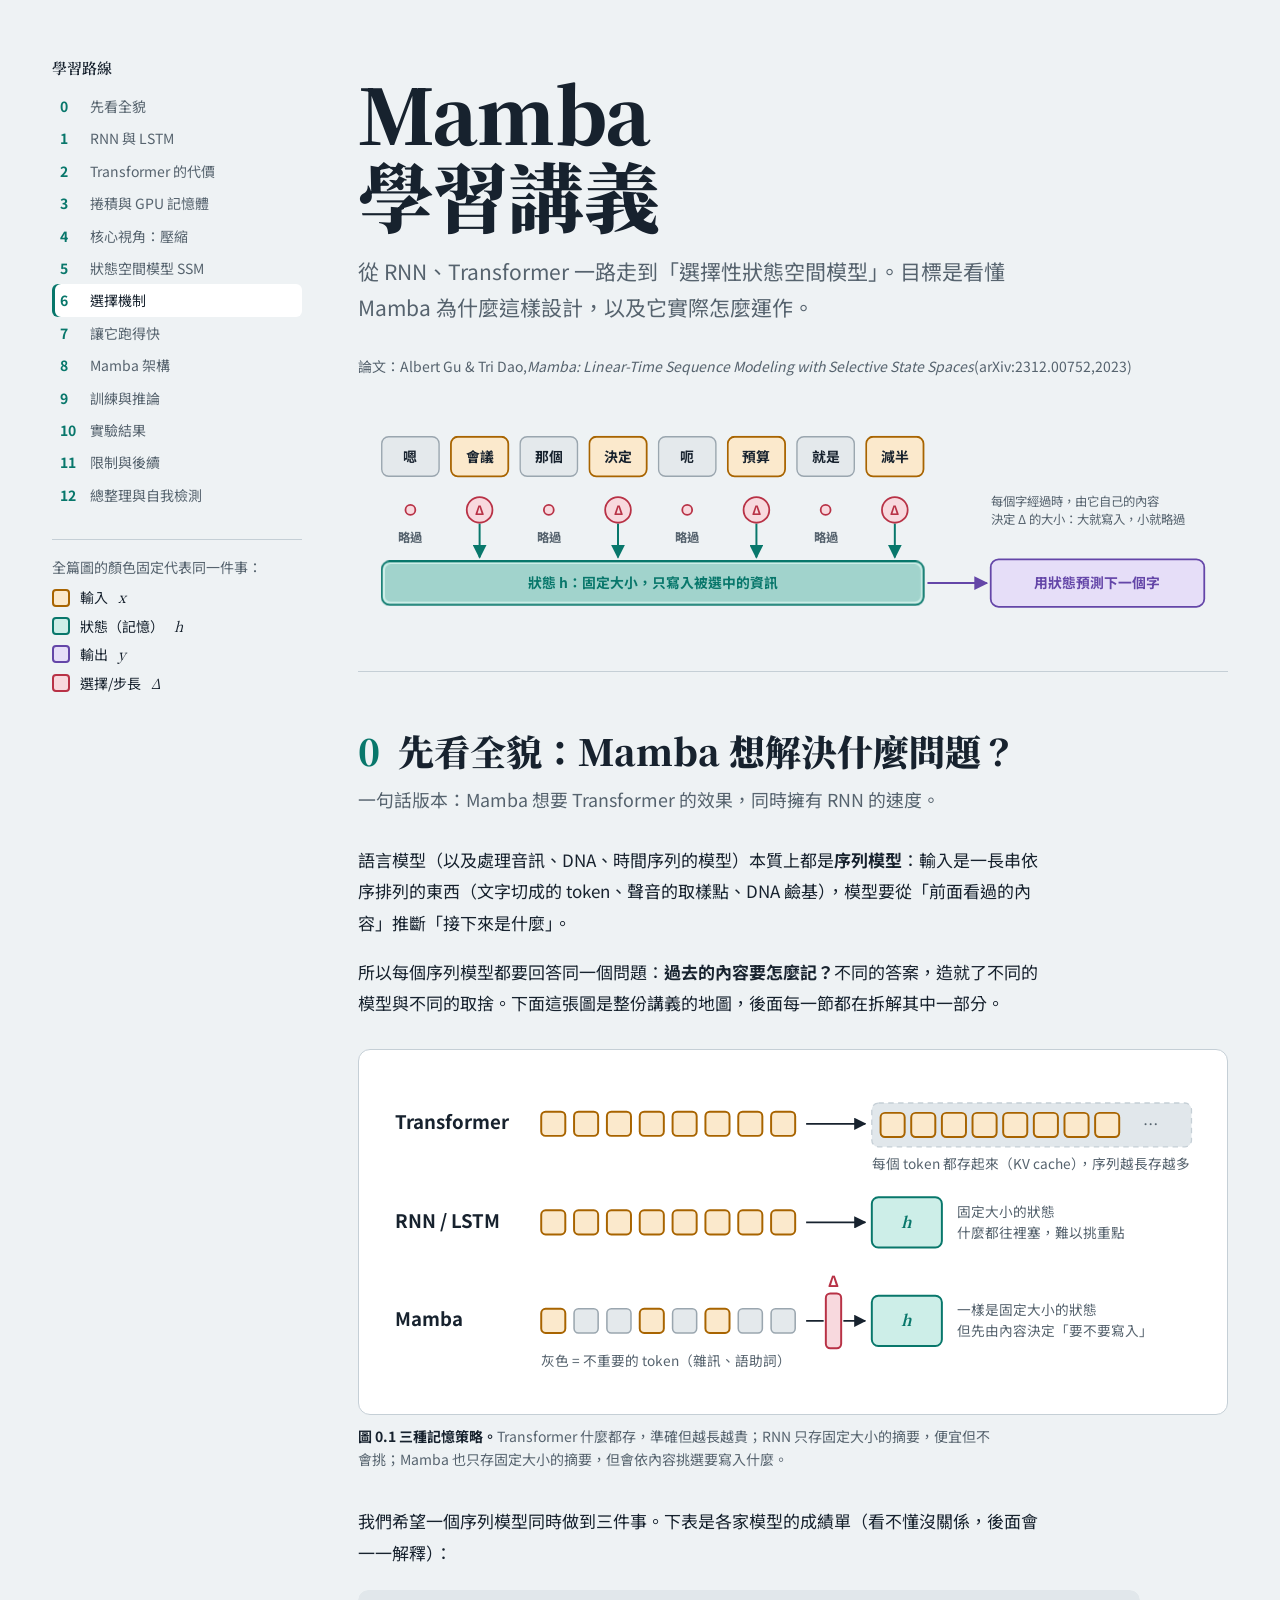
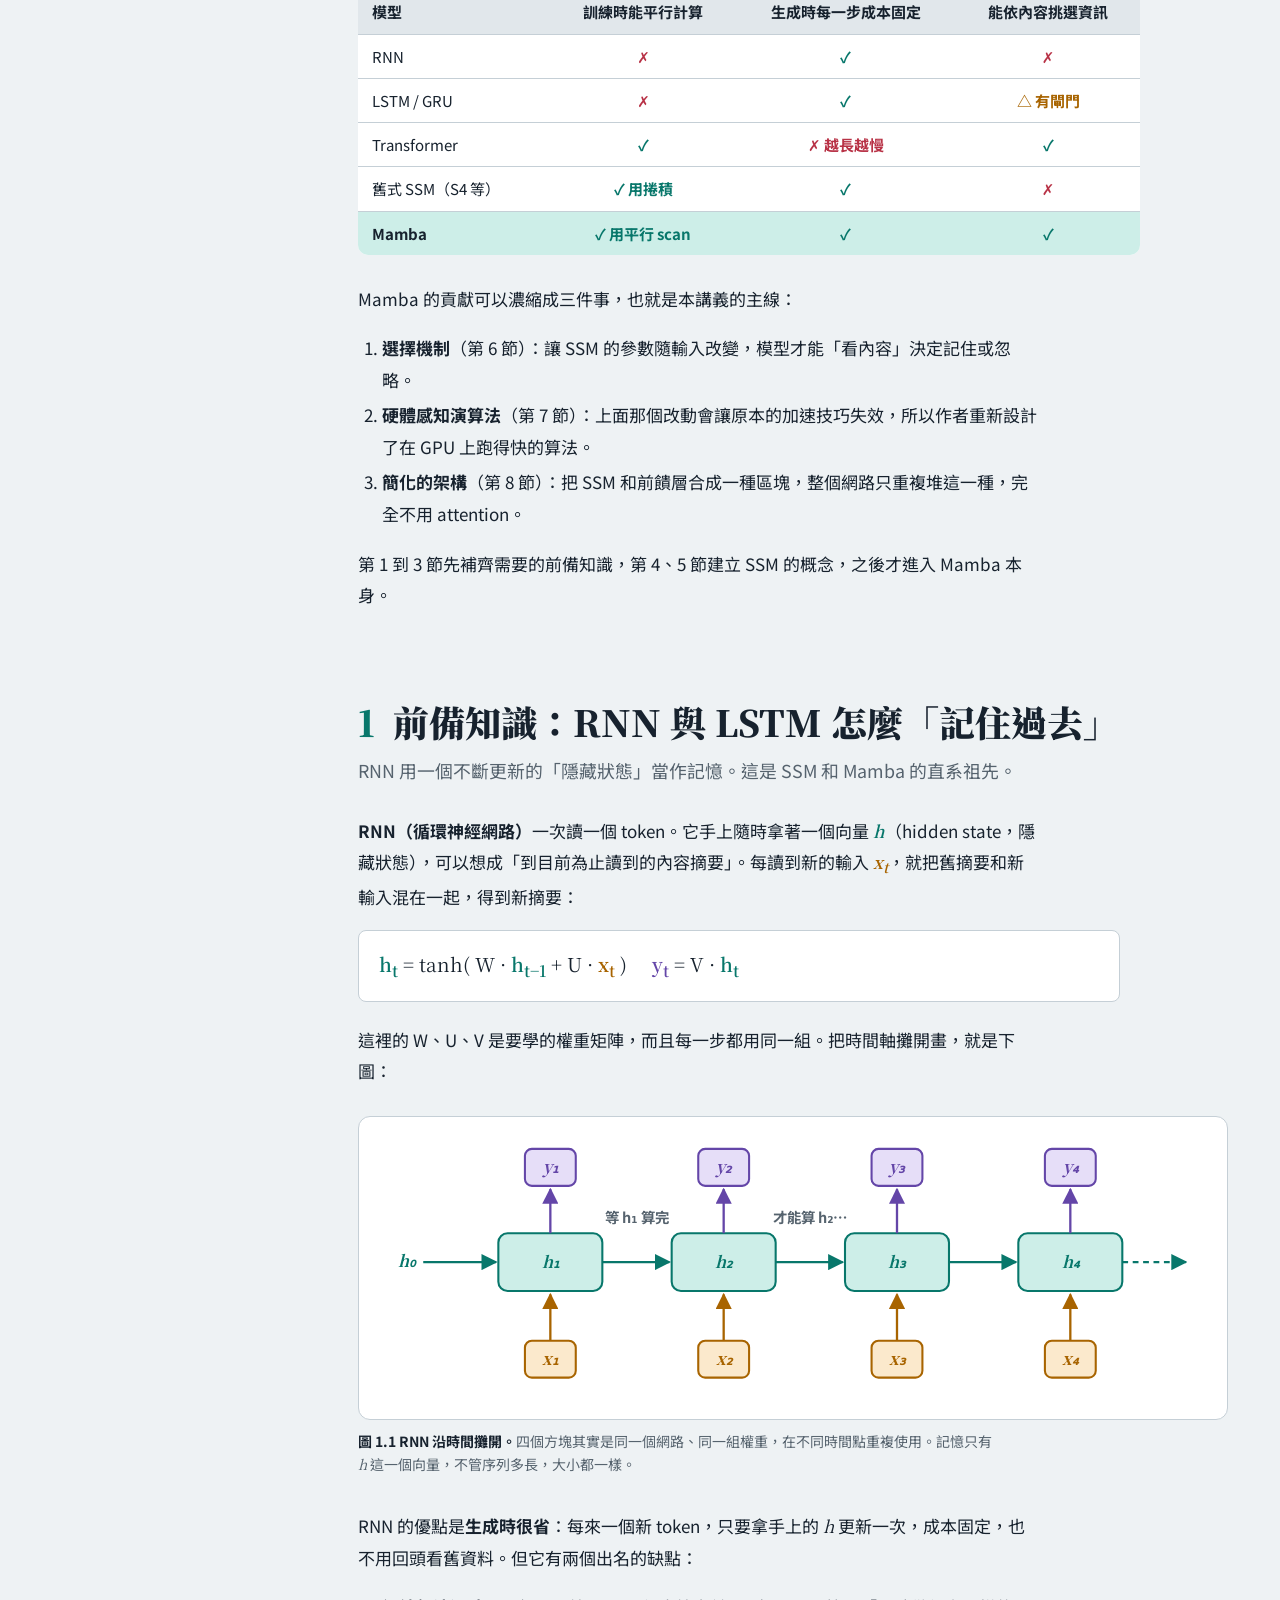
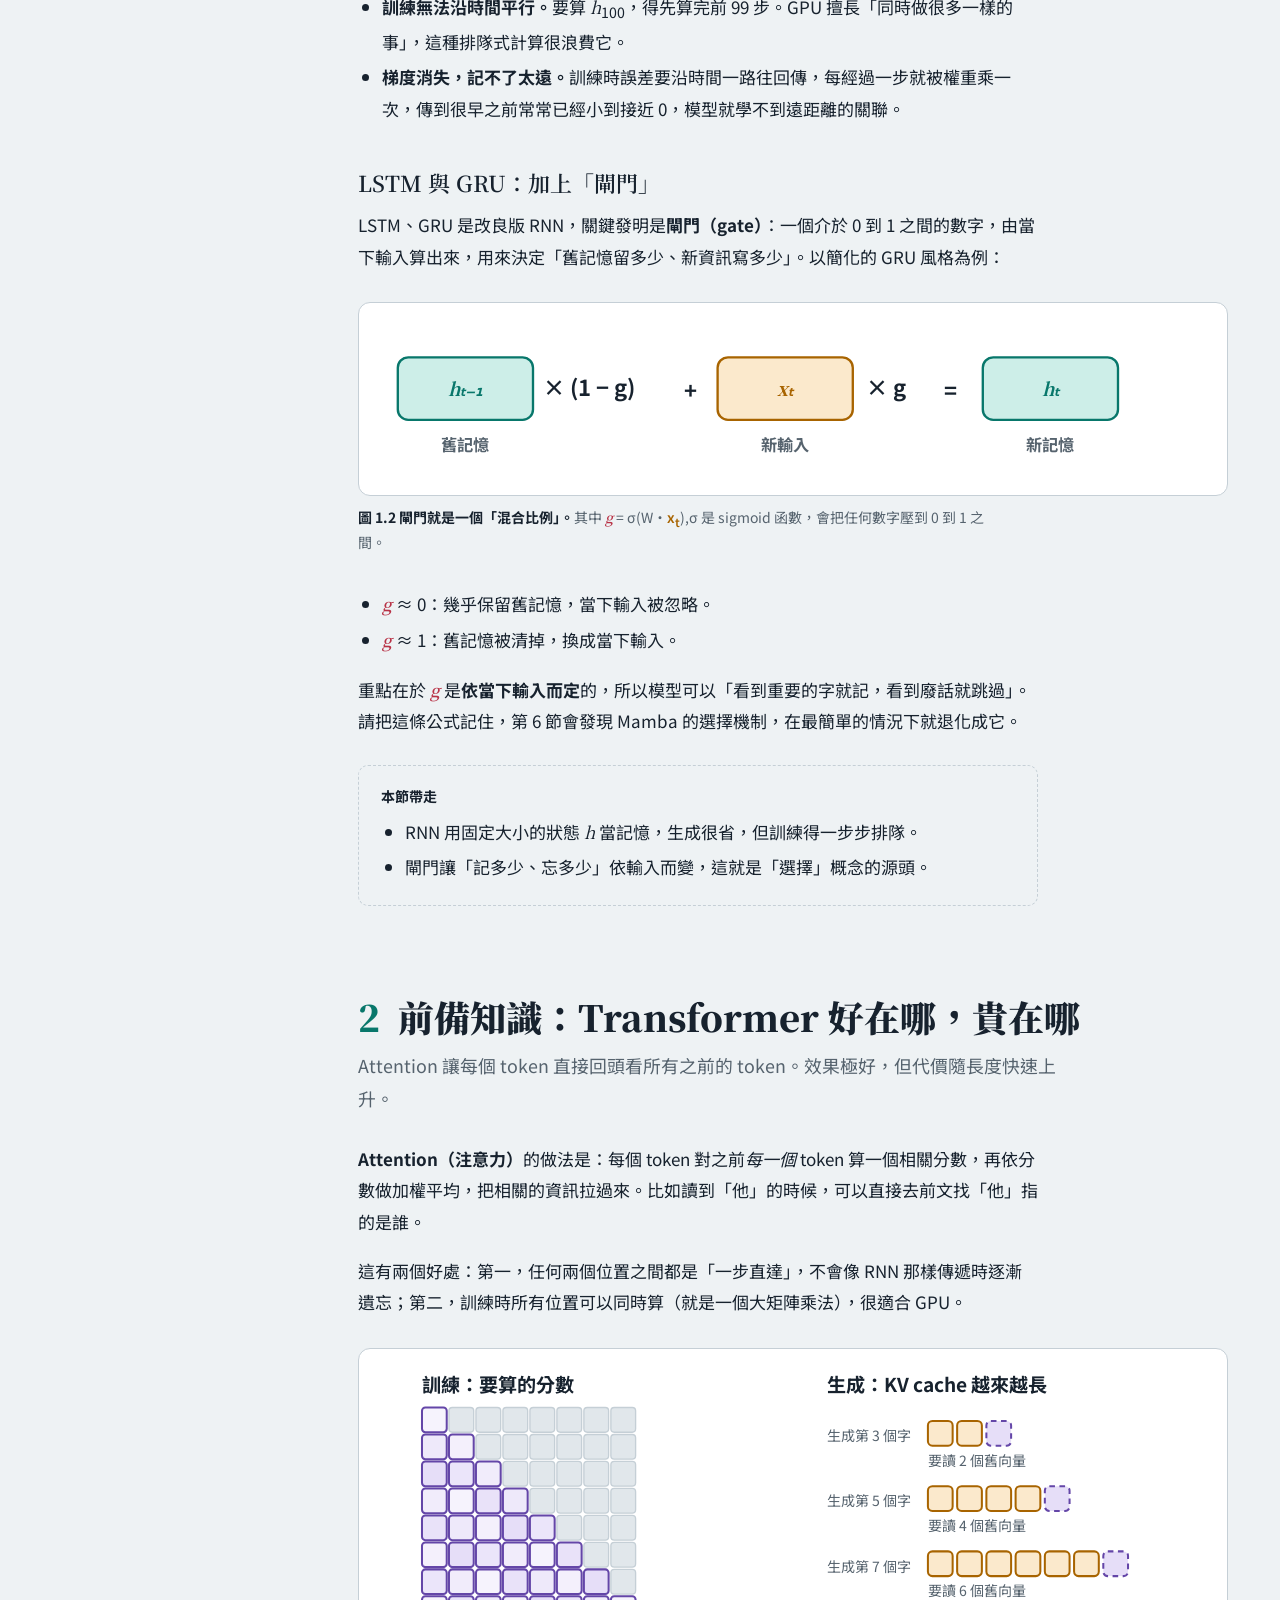
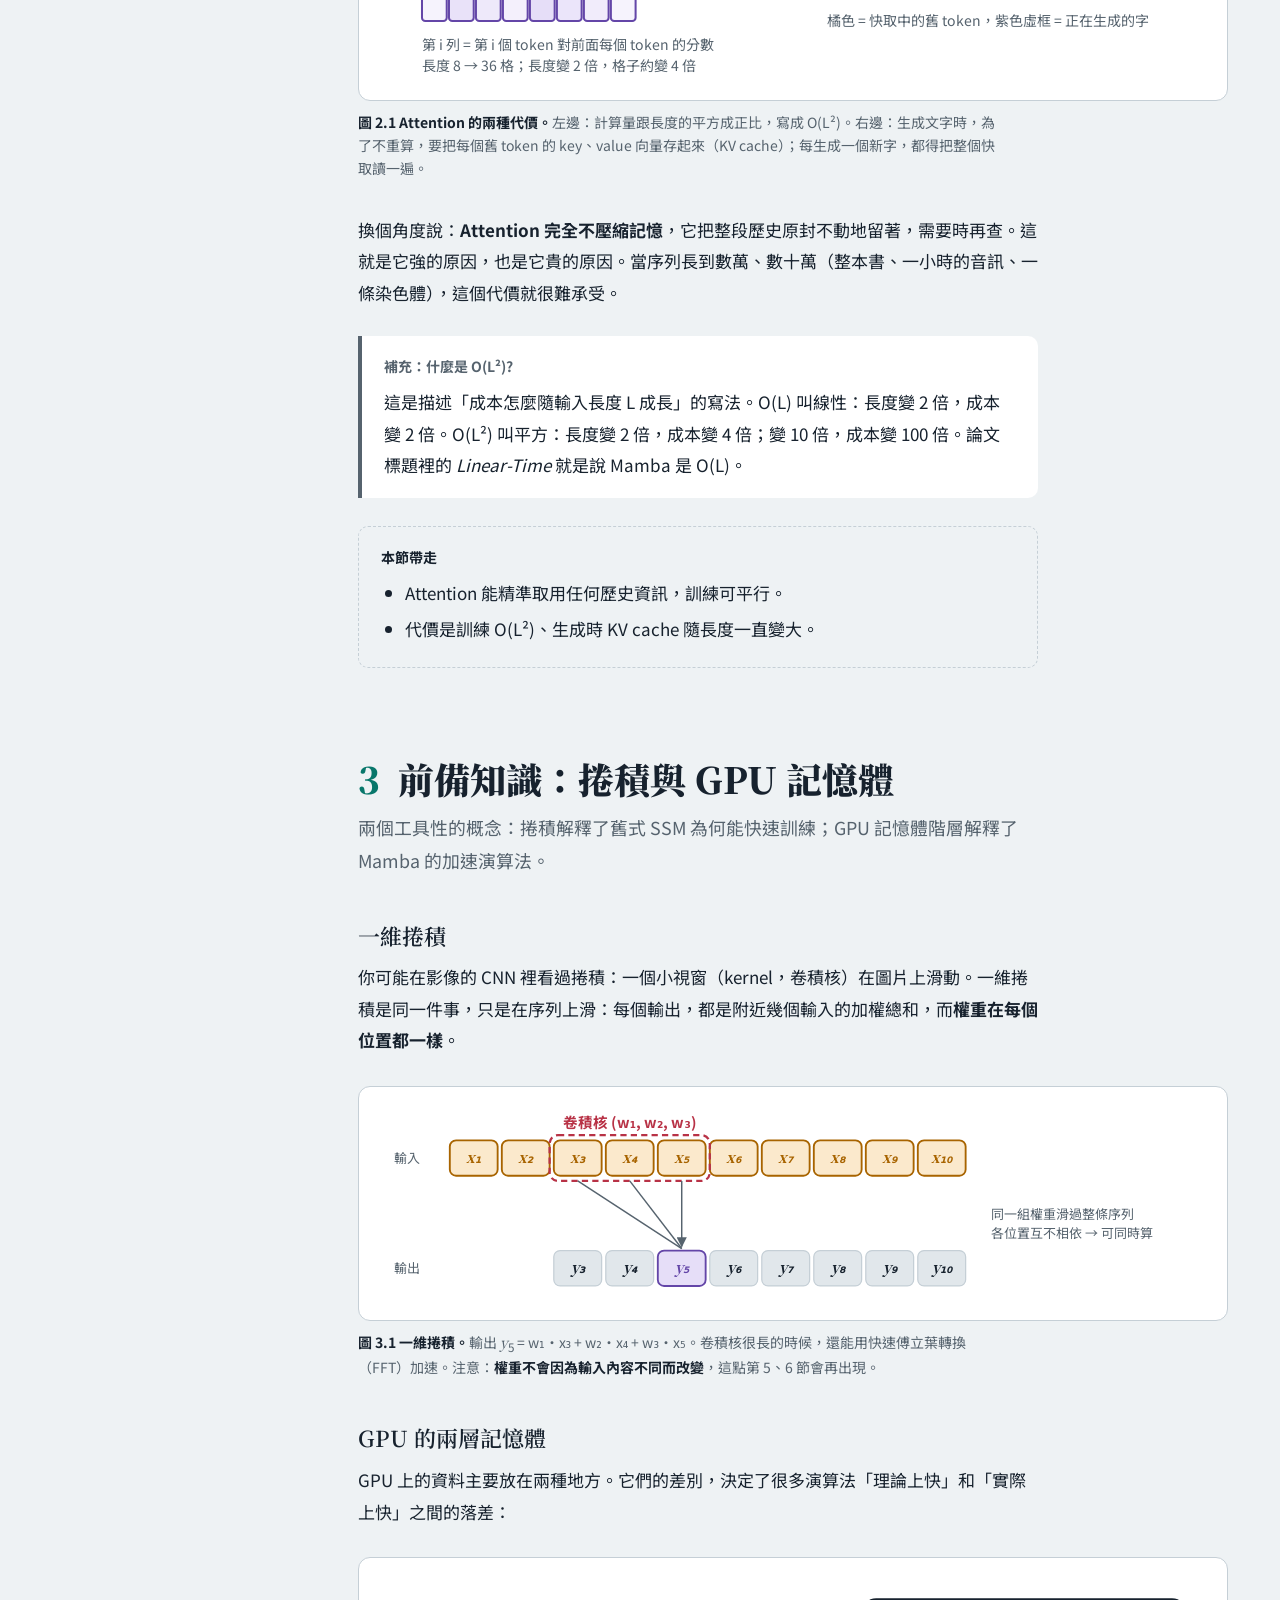
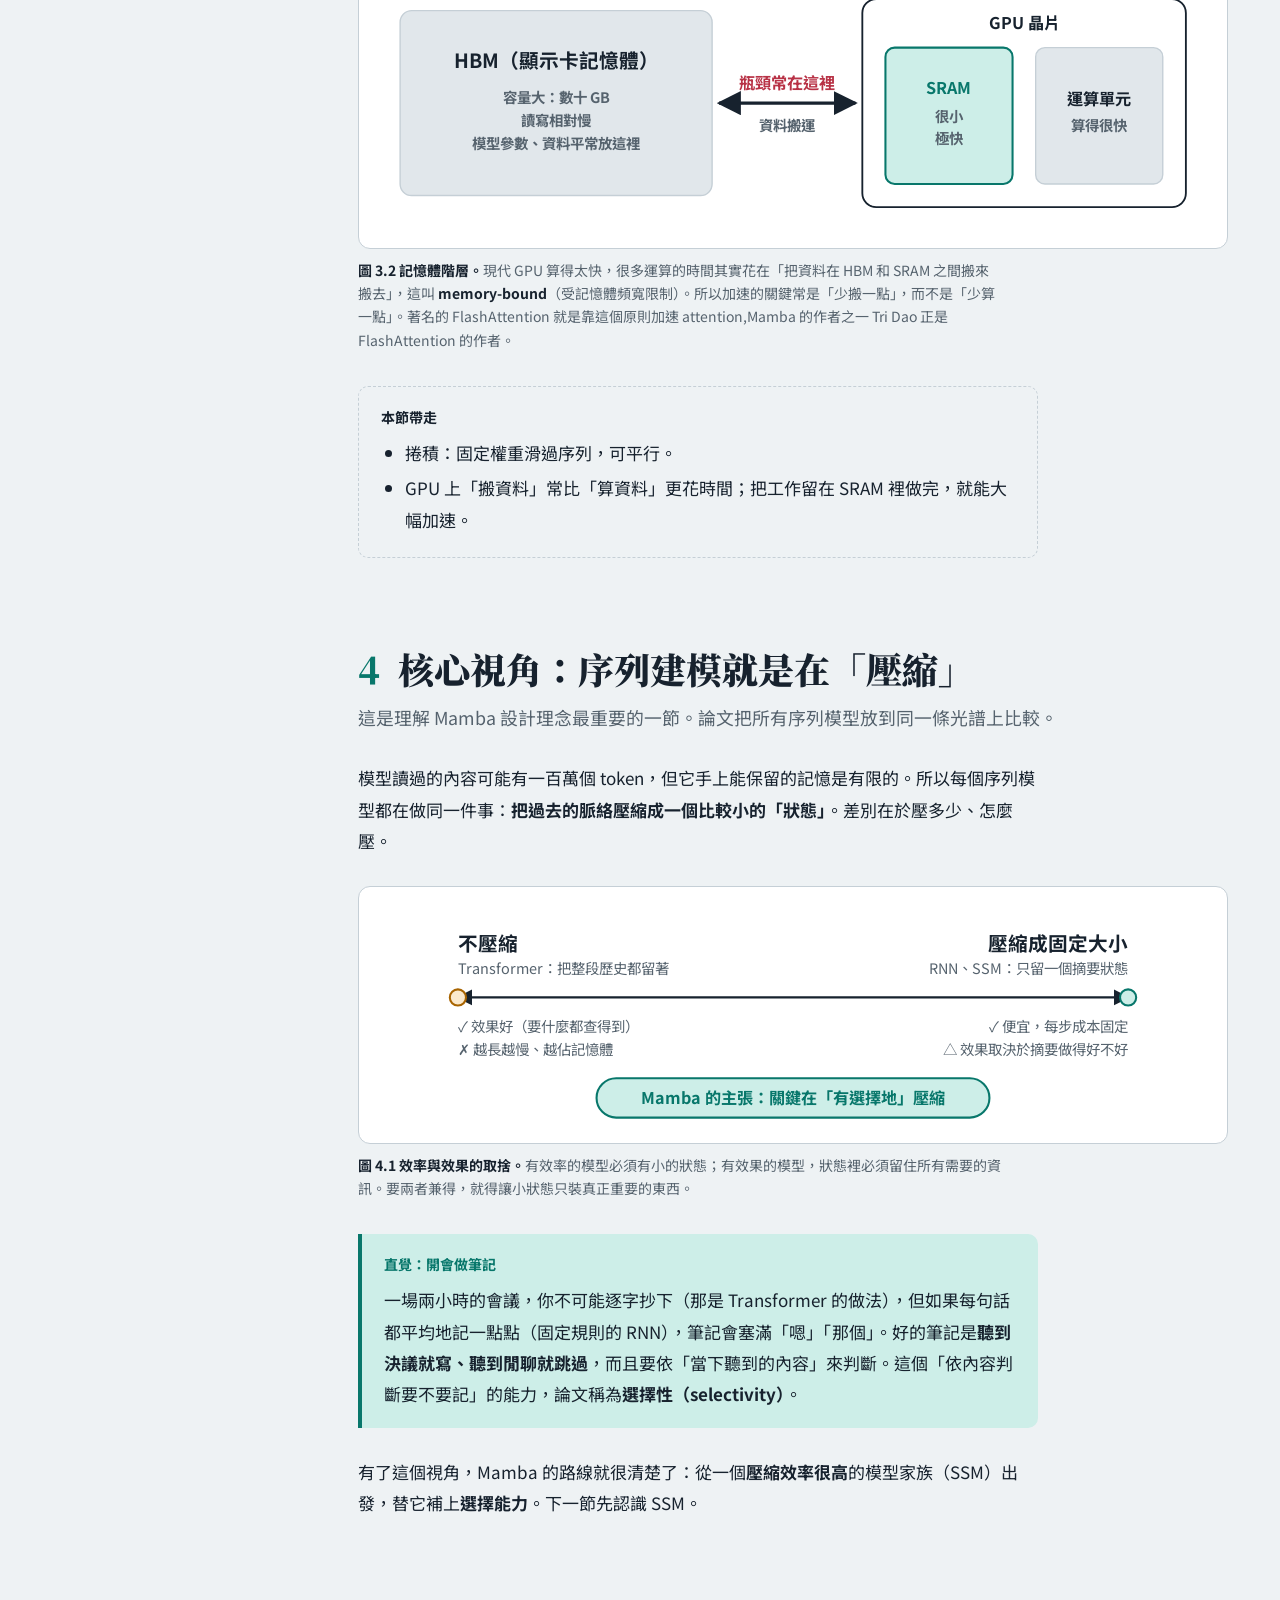
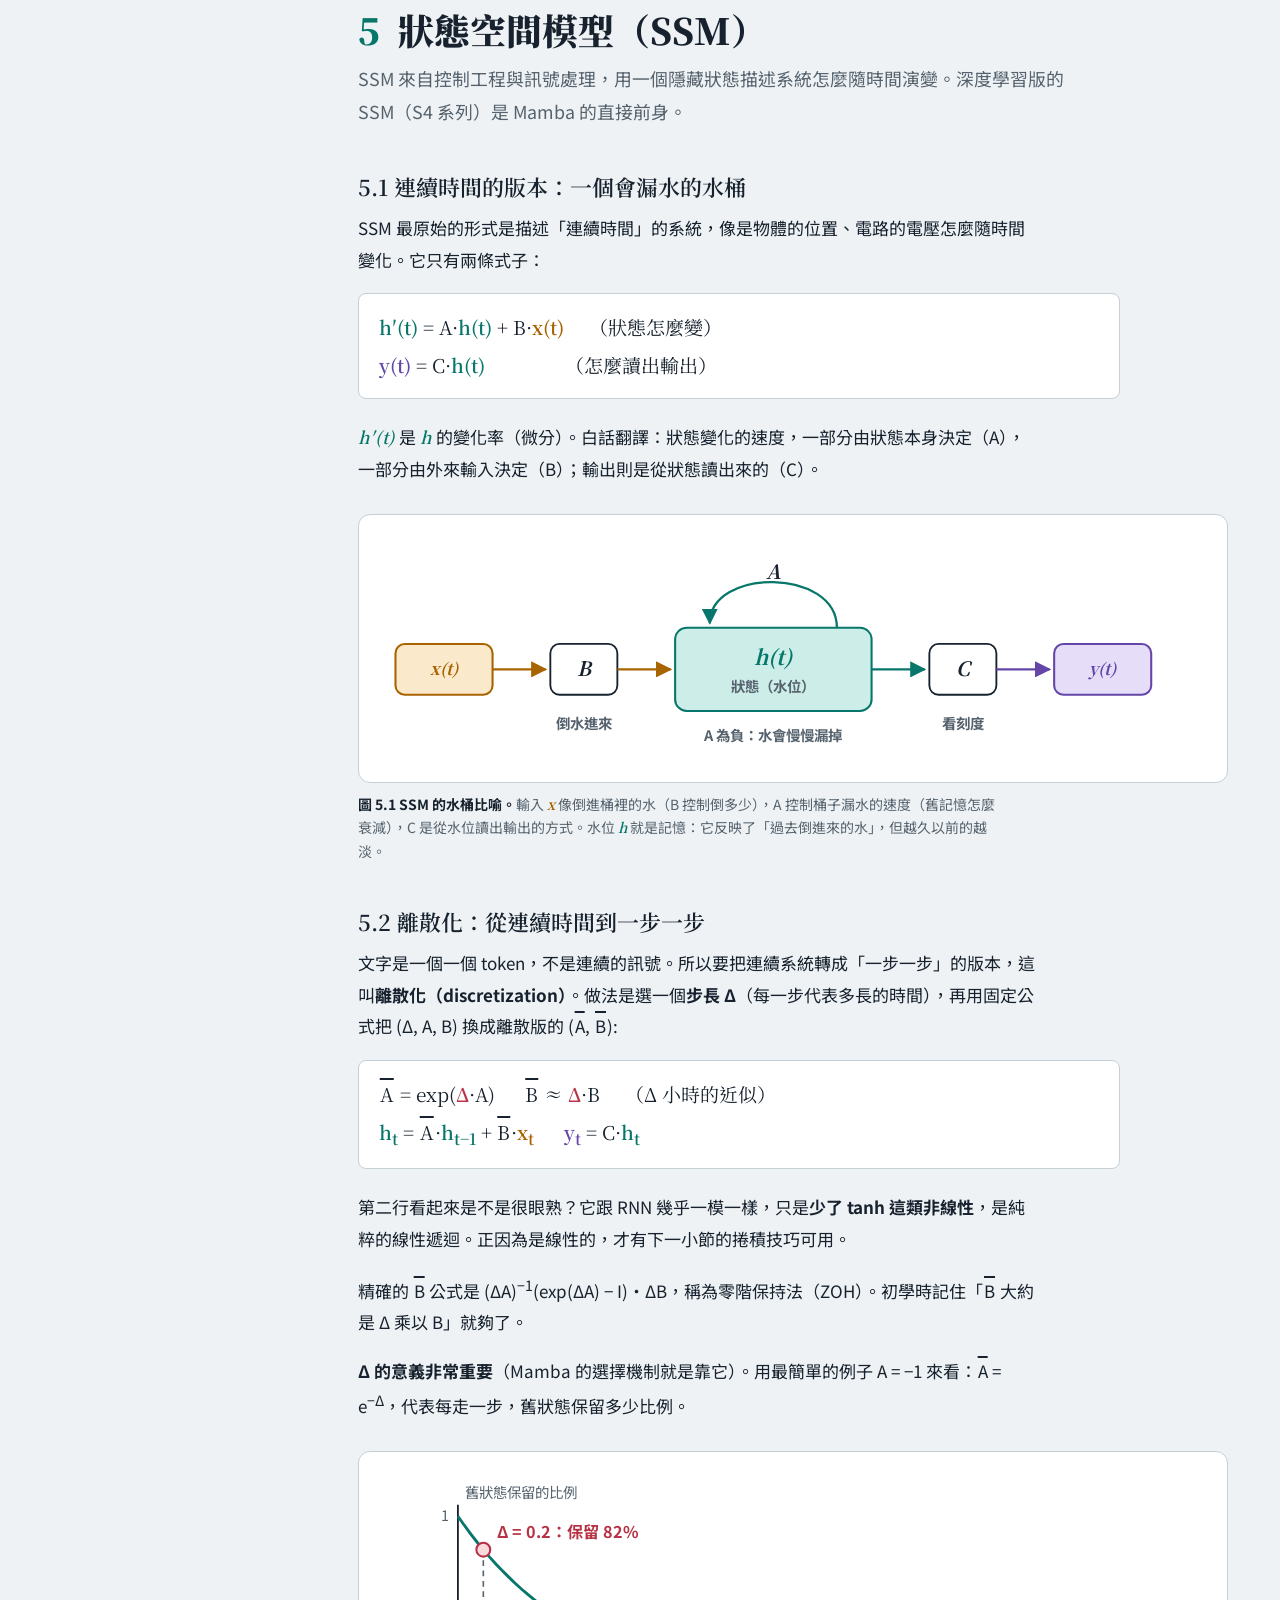
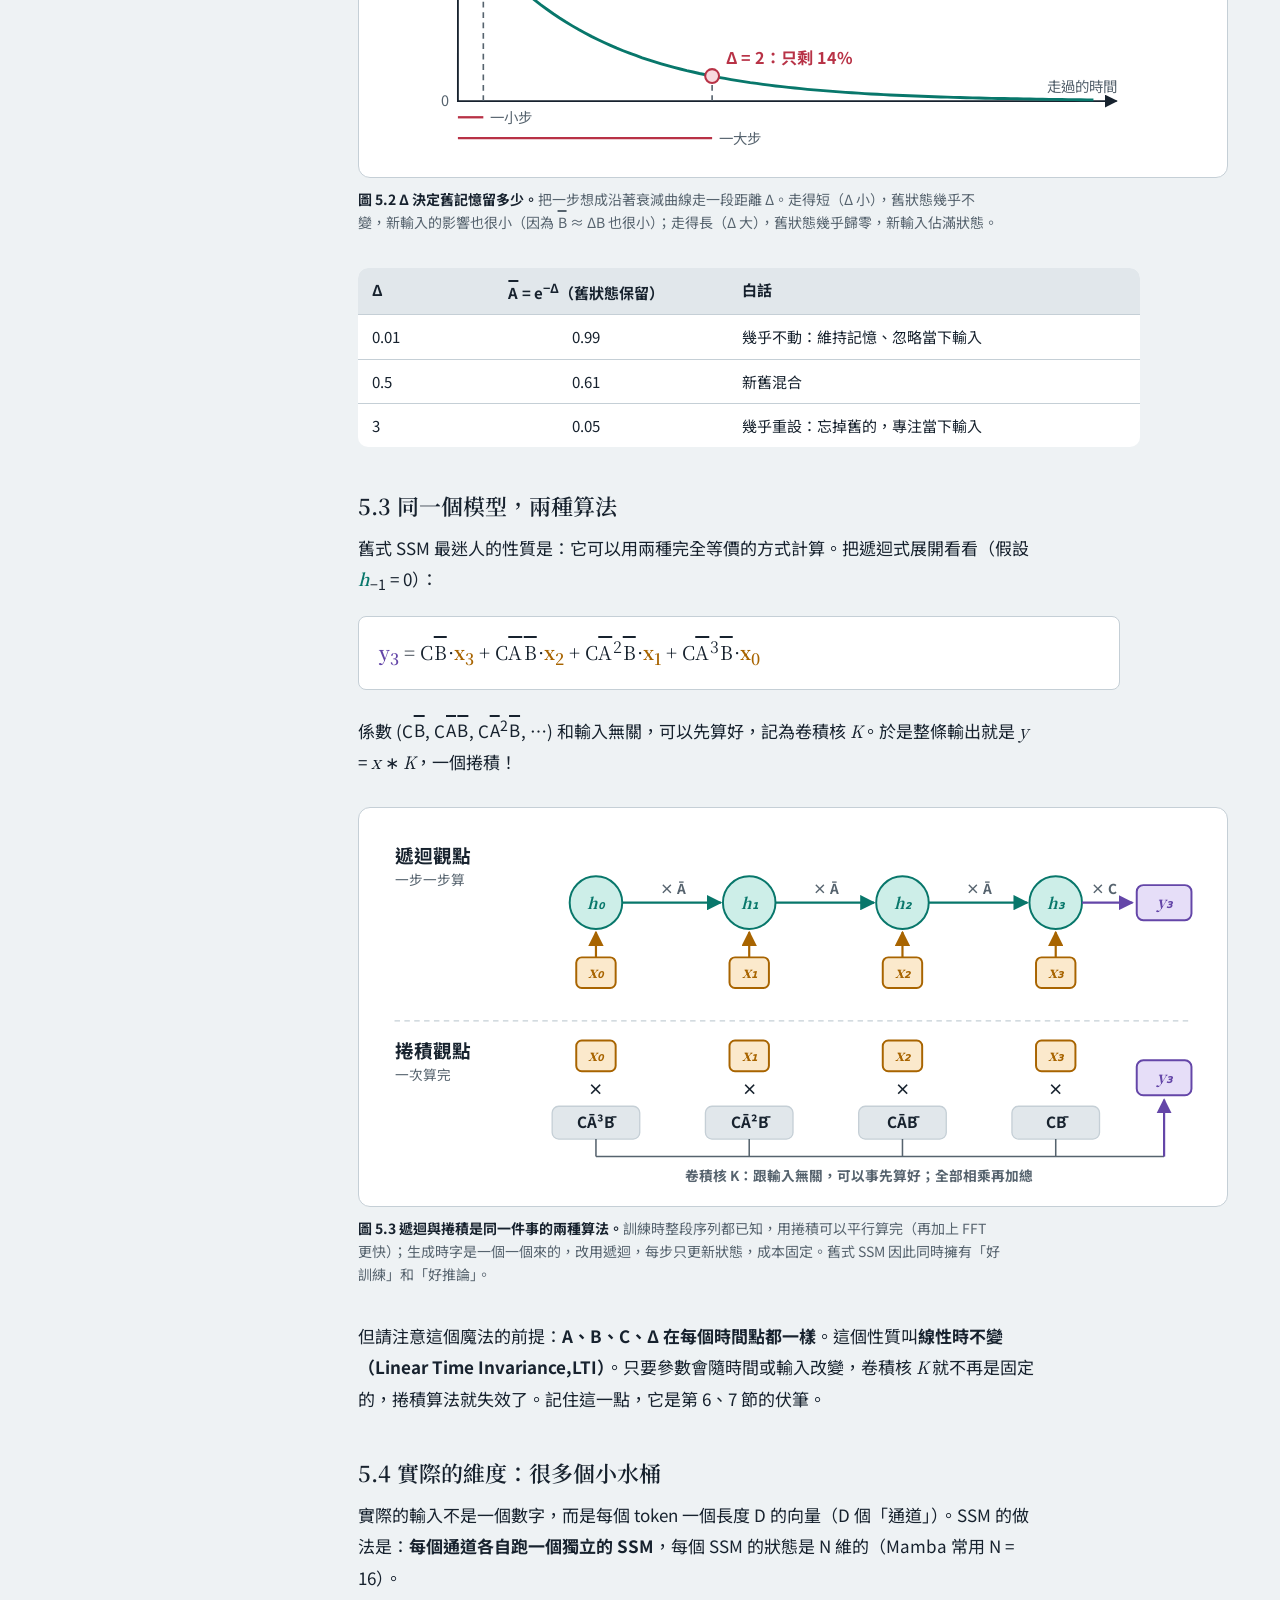
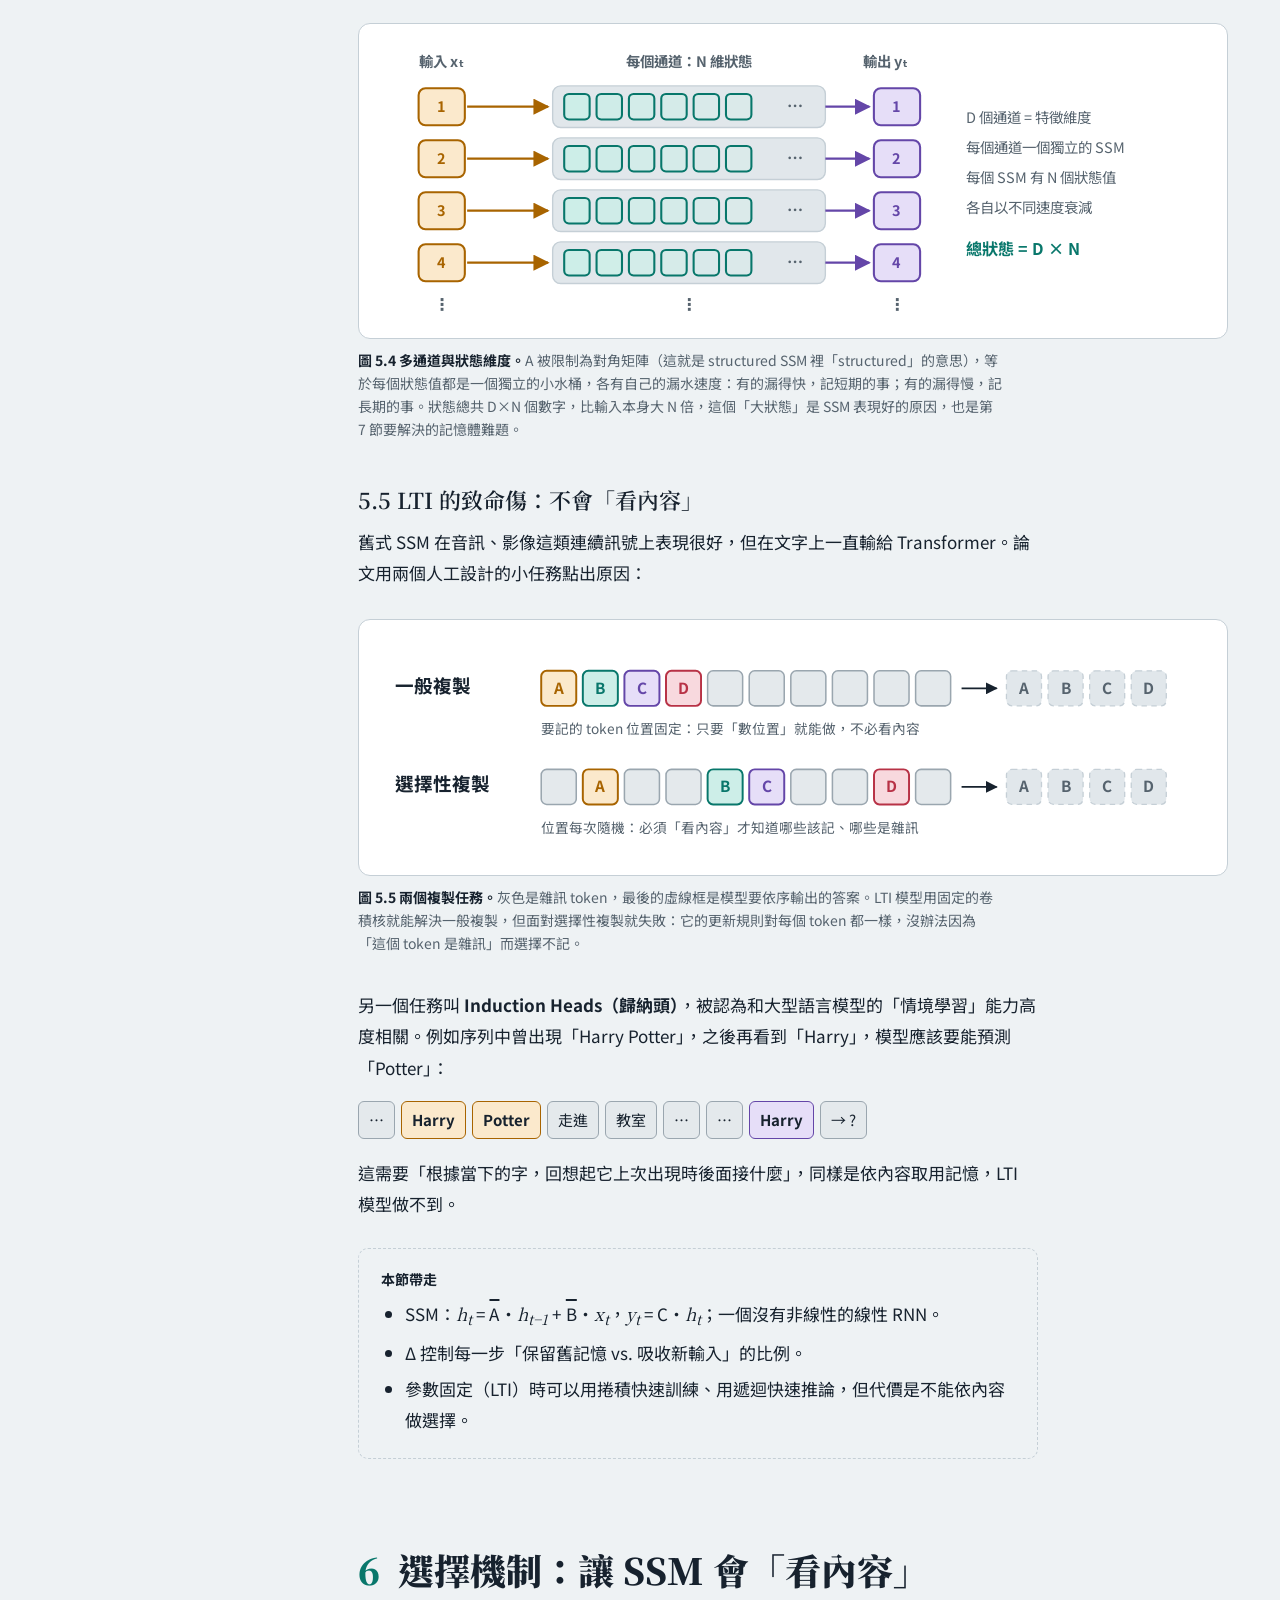
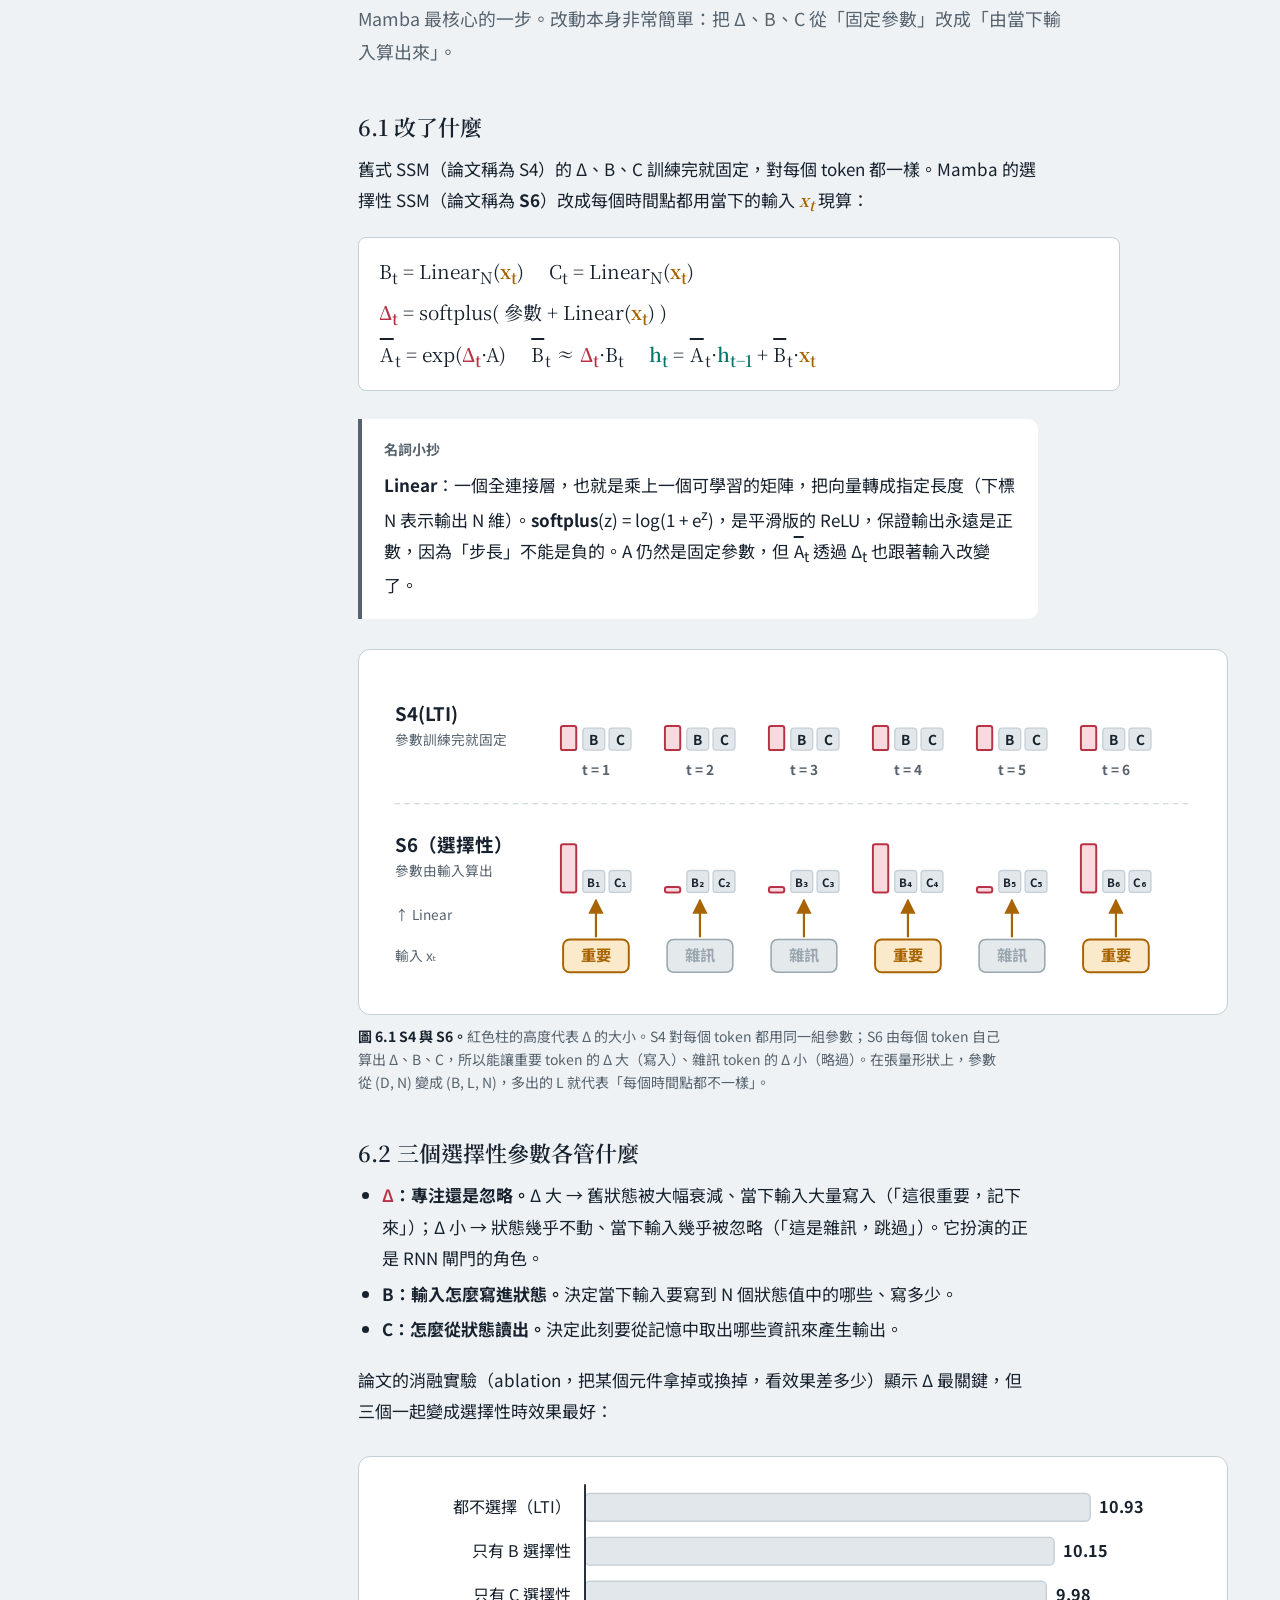
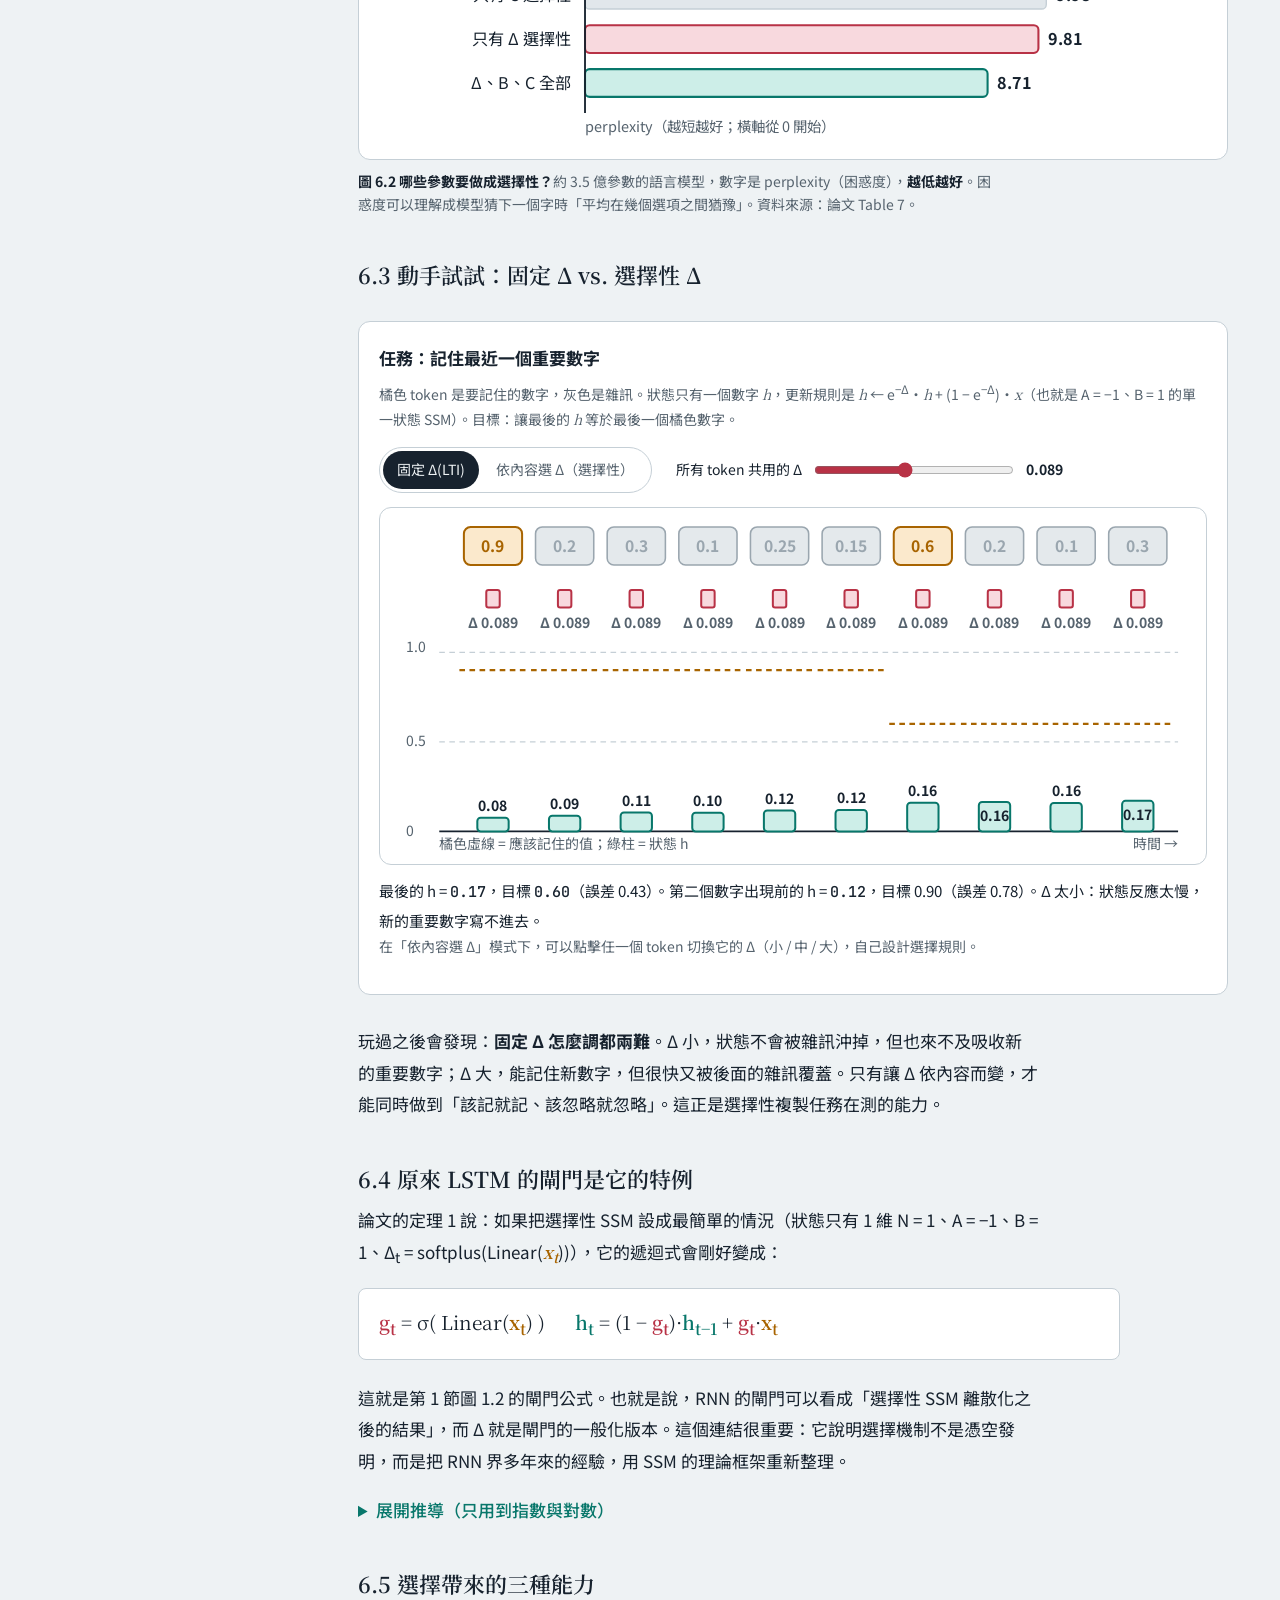
<file: 90-Meta/Html/Mamba 學習講義.html>
<!DOCTYPE html>
<html lang="zh-Hant">
<head>
<meta charset="utf-8">
<meta name="viewport" content="width=device-width, initial-scale=1, viewport-fit=cover">
<title>Mamba 學習講義：從 RNN、Transformer 到選擇性狀態空間模型</title>
<link rel="preconnect" href="https://fonts.googleapis.com">
<link rel="preconnect" href="https://fonts.gstatic.com" crossorigin>
<link href="https://fonts.googleapis.com/css2?family=Noto+Sans+TC:wght@400;500;700&family=Noto+Serif+TC:wght@600;900&family=JetBrains+Mono:wght@400;500&display=swap" rel="stylesheet">
<style>
:root{
  color-scheme: light;
  --paper:#EEF2F4; --panel:#FFFFFF; --ink:#17222E; --muted:#56636E; --line:#C5CFD6; --faint:#E1E7EB;
  --x:#A86400; --x-soft:#FBE9CC;
  --h:#08776B; --h-soft:#CDEEE8;
  --y:#6446A8; --y-soft:#E6DEF8;
  --d:#B83246; --d-soft:#F8D9DE;
  --noise:#9AA6AF; --noise-soft:#E4E9EC;
  --sans:"Noto Sans TC","PingFang TC","Microsoft JhengHei","Heiti TC",system-ui,sans-serif;
  --serif:"Noto Serif TC","Songti TC","PMingLiU",Georgia,serif;
  --mono:"JetBrains Mono",ui-monospace,Menlo,Consolas,monospace;
  box-sizing:border-box;
  padding-top:env(safe-area-inset-top,0px);
  padding-bottom:env(safe-area-inset-bottom,0px);
}
@media (prefers-color-scheme: dark){
  :root:not([data-theme="light"]){
    color-scheme: dark;
    --paper:#11161B; --panel:#192129; --ink:#E2E8ED; --muted:#98A5B0; --line:#33404C; --faint:#222C35;
    --x:#EDA845; --x-soft:#3D2E15;
    --h:#43C6B2; --h-soft:#15342F;
    --y:#AC93F2; --y-soft:#2B2442;
    --d:#F27D8E; --d-soft:#3F1F26;
    --noise:#6F7C87; --noise-soft:#26303A;
  }
}
:root[data-theme="dark"]{
  color-scheme: dark;
  --paper:#11161B; --panel:#192129; --ink:#E2E8ED; --muted:#98A5B0; --line:#33404C; --faint:#222C35;
  --x:#EDA845; --x-soft:#3D2E15;
  --h:#43C6B2; --h-soft:#15342F;
  --y:#AC93F2; --y-soft:#2B2442;
  --d:#F27D8E; --d-soft:#3F1F26;
  --noise:#6F7C87; --noise-soft:#26303A;
}
*,*::before,*::after{box-sizing:inherit}
html{scroll-behavior:smooth;scroll-padding-top:calc(env(safe-area-inset-top,0px) + 16px)}
@media (prefers-reduced-motion: reduce){html{scroll-behavior:auto}}
body{margin:0;background:var(--paper);color:var(--ink);font-family:var(--sans);font-size:17px;line-height:1.85;-webkit-font-smoothing:antialiased;text-rendering:optimizeLegibility}
a{color:var(--h);text-underline-offset:3px}
a:focus-visible,button:focus-visible,input:focus-visible,summary:focus-visible{outline:3px solid var(--x);outline-offset:2px;border-radius:3px}
img,svg{max-width:100%}

/* ---------- layout ---------- */
.shell{display:grid;grid-template-columns:250px minmax(0,1fr);gap:56px;max-width:1240px;margin:0 auto;padding:0 32px}
.side{position:sticky;top:calc(env(safe-area-inset-top,0px) + 28px);align-self:start;max-height:calc(100vh - 56px);overflow:auto;padding:28px 0 40px;font-size:14px;line-height:1.6}
.side h2{font-family:var(--serif);font-size:15px;margin:0 0 10px;font-weight:600}
.toc{list-style:none;margin:0 0 28px;padding:0;counter-reset:none}
.toc li{margin:0}
.toc a{display:flex;gap:10px;padding:5px 8px;border-radius:6px;color:var(--muted);text-decoration:none}
.toc a span.n{min-width:1.4em;color:var(--h);font-weight:700;font-variant-numeric:tabular-nums}
.toc a:hover{background:var(--faint);color:var(--ink)}
.toc a.on{background:var(--panel);color:var(--ink);box-shadow:inset 3px 0 0 var(--h)}
.legend{border-top:1px solid var(--line);padding-top:16px}
.legend p{margin:0 0 8px;color:var(--muted)}
.key{display:flex;align-items:center;gap:10px;margin:6px 0}
.sw{width:18px;height:18px;border-radius:4px;border:2px solid;flex:none}
.sw.x{background:var(--x-soft);border-color:var(--x)}
.sw.h{background:var(--h-soft);border-color:var(--h)}
.sw.y{background:var(--y-soft);border-color:var(--y)}
.sw.d{background:var(--d-soft);border-color:var(--d)}
main{min-width:0;padding-bottom:120px}
.prose{max-width:40em}
.wide{max-width:880px}

/* mobile toc */
.mtoc{display:none}
@media (max-width:980px){
  .shell{grid-template-columns:1fr;gap:0;padding:0 20px}
  .side{display:none}
  .mtoc{display:block;margin:0 0 32px;background:var(--panel);border:1px solid var(--line);border-radius:10px;padding:4px 16px;font-size:15px}
  .mtoc summary{cursor:pointer;padding:10px 0;font-weight:700}
  .mtoc .toc{margin:0 0 12px}
  .mtoc .legend{padding-bottom:12px}
  body{font-size:16px}
}

/* ---------- hero ---------- */
.hero{padding:72px 0 40px;border-bottom:1px solid var(--line);margin-bottom:56px}
.hero h1{font-family:var(--serif);font-weight:900;font-size:clamp(40px,7vw,76px);line-height:1.08;letter-spacing:-.01em;margin:0 0 18px}
.hero .sub{font-size:clamp(17px,2.2vw,21px);color:var(--muted);max-width:34em;margin:0 0 28px;line-height:1.7}
.hero .meta{font-size:14px;color:var(--muted);margin:0}
.hero-fig{margin:36px 0 8px}
.hero-fig{overflow-x:auto}
.hero-fig svg{width:100%;min-width:640px;height:auto;display:block}

/* ---------- sections ---------- */
section{margin:0 0 88px}
section>h2{font-family:var(--serif);font-weight:900;font-size:clamp(27px,3.6vw,36px);line-height:1.3;margin:0 0 8px;display:flex;gap:.5em;align-items:baseline}
section>h2 .n{color:var(--h);font-variant-numeric:tabular-nums}
.lede{color:var(--muted);font-size:1.05em;margin:0 0 28px;max-width:40em}
h3{font-family:var(--serif);font-weight:600;font-size:22px;margin:44px 0 10px;line-height:1.4}
h4{font-size:17px;margin:28px 0 6px}
p{margin:0 0 1.05em}
strong{font-weight:700}
ul.plain,ol.plain{padding-left:1.4em;margin:0 0 1.1em}
ul.plain li,ol.plain li{margin:.25em 0}

/* callouts: three roles */
.pre,.intu,.recap{margin:28px 0;padding:18px 22px;border-radius:0 10px 10px 0;max-width:40em}
.pre{background:var(--panel);border-left:4px solid var(--muted)}
.intu{background:var(--h-soft);border-left:4px solid var(--h)}
.recap{background:transparent;border:1.5px dashed var(--line);border-radius:10px}
.pre>.lab,.intu>.lab,.recap>.lab{display:block;font-weight:700;font-size:14px;margin-bottom:6px}
.pre>.lab{color:var(--muted)}
.intu>.lab{color:var(--h)}
.recap>.lab{color:var(--ink)}
.pre p:last-child,.intu p:last-child,.recap p:last-child,.recap ul:last-child{margin-bottom:0}

/* math */
.eq{font-family:var(--serif);font-size:1.12em;background:var(--panel);border:1px solid var(--line);border-radius:8px;padding:14px 20px;margin:18px 0 22px;overflow-x:auto;white-space:nowrap;max-width:40em}
.eq .row{display:block;line-height:2}
.m{font-family:var(--serif);font-style:italic;white-space:nowrap}
.m .up{font-style:normal}
.bar{text-decoration:overline;text-decoration-thickness:1.5px;display:inline-block;margin:0 .04em}
.cx{color:var(--x);font-weight:600}.ch{color:var(--h);font-weight:600}.cy{color:var(--y);font-weight:600}.cd{color:var(--d);font-weight:600}
code{font-family:var(--mono);font-size:.88em;background:var(--faint);padding:.1em .35em;border-radius:4px}

/* figures */
figure{margin:30px 0 34px}
.fig-scroll{overflow-x:auto;background:var(--panel);border:1px solid var(--line);border-radius:12px;padding:18px}
.fig-scroll svg{display:block;min-width:600px;width:100%;height:auto}
figcaption{font-size:14px;color:var(--muted);margin-top:10px;line-height:1.65;max-width:46em}
figcaption b{color:var(--ink)}

/* svg roles */
.s-ink{stroke:var(--ink);fill:none;stroke-width:1.6}
.s-mute{stroke:var(--muted);fill:none;stroke-width:1.4}
.s-line{stroke:var(--line);fill:none;stroke-width:1}
.s-dash{stroke-dasharray:5 4}
.b-panel{fill:var(--panel);stroke:var(--ink);stroke-width:1.6}
.b-faint{fill:var(--faint);stroke:var(--line);stroke-width:1.2}
.b-x{fill:var(--x-soft);stroke:var(--x);stroke-width:1.8}
.b-h{fill:var(--h-soft);stroke:var(--h);stroke-width:1.8}
.b-y{fill:var(--y-soft);stroke:var(--y);stroke-width:1.8}
.b-d{fill:var(--d-soft);stroke:var(--d);stroke-width:1.8}
.b-n{fill:var(--noise-soft);stroke:var(--noise);stroke-width:1.4}
.a-x{stroke:var(--x);fill:none;stroke-width:2}
.a-h{stroke:var(--h);fill:none;stroke-width:2}
.a-y{stroke:var(--y);fill:none;stroke-width:2}
.a-d{stroke:var(--d);fill:none;stroke-width:2}
.f-h{fill:var(--h)}.f-x{fill:var(--x)}.f-y{fill:var(--y)}.f-d{fill:var(--d)}.f-ink{fill:var(--ink)}.f-mute{fill:var(--muted)}.f-n{fill:var(--noise)}
svg text{font-family:var(--sans);fill:var(--ink);font-size:14px}
svg text.sm{font-size:12.5px;fill:var(--muted)}
svg text.lg{font-size:17px;font-weight:700}
svg text.it{font-family:var(--serif);font-style:italic}
svg text.mid{text-anchor:middle}
svg text.end{text-anchor:end}
svg text.tx{fill:var(--x);font-weight:700}
svg text.th{fill:var(--h);font-weight:700}
svg text.ty{fill:var(--y);font-weight:700}
svg text.td{fill:var(--d);font-weight:700}
svg text.tn{fill:var(--noise)}

/* tables */
.tbl{overflow-x:auto;margin:22px 0 28px;max-width:46em}
table{border-collapse:collapse;width:100%;font-size:15px;line-height:1.55;background:var(--panel);border-radius:10px;overflow:hidden}
th,td{padding:10px 14px;border-bottom:1px solid var(--line);text-align:left;vertical-align:top}
th{font-weight:700;background:var(--faint)}
tr:last-child td{border-bottom:none}
td.c,th.c{text-align:center}
.yes{color:var(--h);font-weight:700}.no{color:var(--d);font-weight:700}.mid{color:var(--x);font-weight:700}
tr.hl td{background:var(--h-soft)}

/* token strip (inline example) */
.strip{display:flex;flex-wrap:wrap;gap:6px;margin:14px 0 18px}
.tok{font-family:var(--sans);font-size:15px;padding:4px 10px;border-radius:6px;border:1.5px solid var(--noise);background:var(--noise-soft)}
.tok.k{border-color:var(--x);background:var(--x-soft);font-weight:700}
.tok.q{border-color:var(--y);background:var(--y-soft);font-weight:700}

/* interactive */
.lab-box{background:var(--panel);border:1px solid var(--line);border-radius:12px;padding:20px;margin:30px 0}
.lab-box h4{margin:0 0 4px}
.lab-box .hint{font-size:14px;color:var(--muted);margin:0 0 14px}
.seg{display:inline-flex;border:1.5px solid var(--line);border-radius:999px;padding:3px;gap:3px;flex-wrap:wrap}
.seg button{font:inherit;font-size:14px;border:0;background:transparent;color:var(--muted);padding:6px 14px;border-radius:999px;cursor:pointer}
.seg button[aria-pressed="true"]{background:var(--ink);color:var(--paper)}
.ctrl{display:flex;flex-wrap:wrap;gap:16px 24px;align-items:center;margin:0 0 14px}
.ctrl label{font-size:14px;display:flex;gap:10px;align-items:center}
.ctrl input[type=range]{width:200px;accent-color:var(--d)}
.readout{font-size:15px;margin:12px 0 0;min-height:1.6em}
.readout b{font-family:var(--mono);font-weight:500}
#demo svg{width:100%;min-width:600px;height:auto;display:block}
#demo .tokbtn{cursor:pointer}
#demo .tokbtn:focus-visible rect{stroke:var(--x);stroke-width:3}

/* details / quiz */
details.q{background:var(--panel);border:1px solid var(--line);border-radius:10px;padding:0 18px;margin:12px 0;max-width:40em}
details.q summary{cursor:pointer;padding:14px 0;font-weight:500;list-style-position:outside}
details.q[open] summary{border-bottom:1px solid var(--line);margin-bottom:12px}
details.q div{padding-bottom:14px}
details.proof{margin:14px 0 22px;max-width:40em}
details.proof summary{cursor:pointer;color:var(--h);font-weight:500}
details.proof>div{background:var(--panel);border:1px solid var(--line);border-radius:8px;padding:14px 20px;margin-top:10px;font-size:15.5px}

.stat-row{display:grid;grid-template-columns:repeat(auto-fit,minmax(180px,1fr));gap:1px;background:var(--line);border:1px solid var(--line);border-radius:12px;overflow:hidden;margin:24px 0;max-width:880px}
.stat{background:var(--panel);padding:16px 18px}
.stat .v{font-family:var(--serif);font-weight:900;font-size:28px;line-height:1.2}
.stat .l{font-size:14px;color:var(--muted);line-height:1.5}

footer{border-top:1px solid var(--line);padding:28px 0;color:var(--muted);font-size:14px}

/* hero animation: one orchestrated moment */
@media (prefers-reduced-motion: no-preference){
  .hero-fig .flow{opacity:0;animation:tokIn .5s ease-out forwards}
  .hero-fig .stateFill{transform-origin:center bottom;transform-box:fill-box;transform:scaleY(.05);animation:fillUp 2.6s .4s ease-out forwards}
  @keyframes tokIn{from{opacity:0;transform:translateX(-14px)}to{opacity:1;transform:none}}
  @keyframes fillUp{to{transform:scaleY(1)}}
}
</style>
</head>
<body>
<svg aria-hidden="true" style="position:absolute;width:0;height:0;overflow:hidden">
  <defs>
    <marker id="ar-ink" viewBox="0 0 10 10" refX="9" refY="5" markerWidth="7" markerHeight="7" orient="auto-start-reverse"><path d="M0,0 L10,5 L0,10 z" class="f-ink"/></marker>
    <marker id="ar-mute" viewBox="0 0 10 10" refX="9" refY="5" markerWidth="7" markerHeight="7" orient="auto-start-reverse"><path d="M0,0 L10,5 L0,10 z" class="f-mute"/></marker>
    <marker id="ar-x" viewBox="0 0 10 10" refX="9" refY="5" markerWidth="7" markerHeight="7" orient="auto-start-reverse"><path d="M0,0 L10,5 L0,10 z" class="f-x"/></marker>
    <marker id="ar-h" viewBox="0 0 10 10" refX="9" refY="5" markerWidth="7" markerHeight="7" orient="auto-start-reverse"><path d="M0,0 L10,5 L0,10 z" class="f-h"/></marker>
    <marker id="ar-y" viewBox="0 0 10 10" refX="9" refY="5" markerWidth="7" markerHeight="7" orient="auto-start-reverse"><path d="M0,0 L10,5 L0,10 z" class="f-y"/></marker>
    <marker id="ar-d" viewBox="0 0 10 10" refX="9" refY="5" markerWidth="7" markerHeight="7" orient="auto-start-reverse"><path d="M0,0 L10,5 L0,10 z" class="f-d"/></marker>
  </defs>
</svg>

<div class="shell">
<aside class="side" aria-label="目錄">
  <h2>學習路線</h2>
  <ol class="toc" id="toc">
    <li><a href="#big-picture"><span class="n">0</span>先看全貌</a></li>
    <li><a href="#rnn"><span class="n">1</span>RNN 與 LSTM</a></li>
    <li><a href="#transformer"><span class="n">2</span>Transformer 的代價</a></li>
    <li><a href="#conv-gpu"><span class="n">3</span>捲積與 GPU 記憶體</a></li>
    <li><a href="#compression"><span class="n">4</span>核心視角：壓縮</a></li>
    <li><a href="#ssm"><span class="n">5</span>狀態空間模型 SSM</a></li>
    <li><a href="#selection"><span class="n">6</span>選擇機制</a></li>
    <li><a href="#scan"><span class="n">7</span>讓它跑得快</a></li>
    <li><a href="#block"><span class="n">8</span>Mamba 架構</a></li>
    <li><a href="#train-infer"><span class="n">9</span>訓練與推論</a></li>
    <li><a href="#results"><span class="n">10</span>實驗結果</a></li>
    <li><a href="#limits"><span class="n">11</span>限制與後續</a></li>
    <li><a href="#recap"><span class="n">12</span>總整理與自我檢測</a></li>
  </ol>
  <div class="legend">
    <p>全篇圖的顏色固定代表同一件事：</p>
    <div class="key"><span class="sw x"></span>輸入 <span class="m">x</span></div>
    <div class="key"><span class="sw h"></span>狀態（記憶）<span class="m">h</span></div>
    <div class="key"><span class="sw y"></span>輸出 <span class="m">y</span></div>
    <div class="key"><span class="sw d"></span>選擇/步長 <span class="m">Δ</span></div>
  </div>
</aside>

<main>
<header class="hero">
  <h1>Mamba<br>學習講義</h1>
  <p class="sub">從 RNN、Transformer 一路走到「選擇性狀態空間模型」。目標是看懂 Mamba 為什麼這樣設計，以及它實際怎麼運作。</p>
  <p class="meta">論文：Albert Gu &amp; Tri Dao,<em>Mamba: Linear-Time Sequence Modeling with Selective State Spaces</em>(arXiv:2312.00752,2023)</p>
  <div class="hero-fig">
    <svg viewBox="0 0 880 210" role="img" aria-label="一串文字逐一經過選擇閘門,重要的字被寫入固定大小的狀態,語助詞被略過,最後用狀態預測下一個字">
      <g class="flow" style="animation-delay:.00s"><rect x="24" y="22" width="58" height="40" rx="7" class="b-n"/><text x="53" y="48" class="mid">嗯</text><circle cx="53" cy="96" r="5" class="b-d"/><text x="53" y="128" class="sm mid">略過</text></g>
      <g class="flow" style="animation-delay:.12s"><rect x="94" y="22" width="58" height="40" rx="7" class="b-x"/><text x="123" y="48" class="mid">會議</text><circle cx="123" cy="96" r="13" class="b-d"/><text x="123" y="101" class="mid td" style="font-size:13px">Δ</text><path d="M123,110 V144" class="a-h" marker-end="url(#ar-h)"/></g>
      <g class="flow" style="animation-delay:.24s"><rect x="164" y="22" width="58" height="40" rx="7" class="b-n"/><text x="193" y="48" class="mid">那個</text><circle cx="193" cy="96" r="5" class="b-d"/><text x="193" y="128" class="sm mid">略過</text></g>
      <g class="flow" style="animation-delay:.36s"><rect x="234" y="22" width="58" height="40" rx="7" class="b-x"/><text x="263" y="48" class="mid">決定</text><circle cx="263" cy="96" r="13" class="b-d"/><text x="263" y="101" class="mid td" style="font-size:13px">Δ</text><path d="M263,110 V144" class="a-h" marker-end="url(#ar-h)"/></g>
      <g class="flow" style="animation-delay:.48s"><rect x="304" y="22" width="58" height="40" rx="7" class="b-n"/><text x="333" y="48" class="mid">呃</text><circle cx="333" cy="96" r="5" class="b-d"/><text x="333" y="128" class="sm mid">略過</text></g>
      <g class="flow" style="animation-delay:.60s"><rect x="374" y="22" width="58" height="40" rx="7" class="b-x"/><text x="403" y="48" class="mid">預算</text><circle cx="403" cy="96" r="13" class="b-d"/><text x="403" y="101" class="mid td" style="font-size:13px">Δ</text><path d="M403,110 V144" class="a-h" marker-end="url(#ar-h)"/></g>
      <g class="flow" style="animation-delay:.72s"><rect x="444" y="22" width="58" height="40" rx="7" class="b-n"/><text x="473" y="48" class="mid">就是</text><circle cx="473" cy="96" r="5" class="b-d"/><text x="473" y="128" class="sm mid">略過</text></g>
      <g class="flow" style="animation-delay:.84s"><rect x="514" y="22" width="58" height="40" rx="7" class="b-x"/><text x="543" y="48" class="mid">減半</text><circle cx="543" cy="96" r="13" class="b-d"/><text x="543" y="101" class="mid td" style="font-size:13px">Δ</text><path d="M543,110 V144" class="a-h" marker-end="url(#ar-h)"/></g>
      <rect x="24" y="148" width="548" height="44" rx="8" class="b-h"/>
      <rect x="27" y="151" width="542" height="38" rx="6" class="stateFill f-h" opacity=".22"/>
      <text x="298" y="175" class="mid th">狀態 h：固定大小，只寫入被選中的資訊</text>
      <path d="M576,170 H636" class="a-y" marker-end="url(#ar-y)"/>
      <rect x="640" y="146" width="216" height="48" rx="8" class="b-y"/>
      <text x="748" y="175" class="mid ty">用狀態預測下一個字</text>
      <text x="640" y="92" class="sm">每個字經過時，由它自己的內容</text>
      <text x="640" y="110" class="sm">決定 Δ 的大小：大就寫入，小就略過</text>
    </svg>
  </div>
</header>

<details class="mtoc">
  <summary>目錄與顏色圖例</summary>
  <ol class="toc">
    <li><a href="#big-picture"><span class="n">0</span>先看全貌</a></li>
    <li><a href="#rnn"><span class="n">1</span>RNN 與 LSTM</a></li>
    <li><a href="#transformer"><span class="n">2</span>Transformer 的代價</a></li>
    <li><a href="#conv-gpu"><span class="n">3</span>捲積與 GPU 記憶體</a></li>
    <li><a href="#compression"><span class="n">4</span>核心視角：壓縮</a></li>
    <li><a href="#ssm"><span class="n">5</span>狀態空間模型 SSM</a></li>
    <li><a href="#selection"><span class="n">6</span>選擇機制</a></li>
    <li><a href="#scan"><span class="n">7</span>讓它跑得快</a></li>
    <li><a href="#block"><span class="n">8</span>Mamba 架構</a></li>
    <li><a href="#train-infer"><span class="n">9</span>訓練與推論</a></li>
    <li><a href="#results"><span class="n">10</span>實驗結果</a></li>
    <li><a href="#limits"><span class="n">11</span>限制與後續</a></li>
    <li><a href="#recap"><span class="n">12</span>總整理與自我檢測</a></li>
  </ol>
  <div class="legend">
    <div class="key"><span class="sw x"></span>輸入 <span class="m">x</span></div>
    <div class="key"><span class="sw h"></span>狀態（記憶）<span class="m">h</span></div>
    <div class="key"><span class="sw y"></span>輸出 <span class="m">y</span></div>
    <div class="key"><span class="sw d"></span>選擇/步長 <span class="m">Δ</span></div>
  </div>
</details>

<!-- ============ 0 ============ -->
<section id="big-picture">
  <h2><span class="n">0</span>先看全貌：Mamba 想解決什麼問題？</h2>
  <p class="lede">一句話版本：Mamba 想要 Transformer 的效果，同時擁有 RNN 的速度。</p>
  <div class="prose">
    <p>語言模型（以及處理音訊、DNA、時間序列的模型）本質上都是<strong>序列模型</strong>：輸入是一長串依序排列的東西（文字切成的 token、聲音的取樣點、DNA 鹼基），模型要從「前面看過的內容」推斷「接下來是什麼」。</p>
    <p>所以每個序列模型都要回答同一個問題：<strong>過去的內容要怎麼記？</strong>不同的答案，造就了不同的模型與不同的取捨。下面這張圖是整份講義的地圖，後面每一節都在拆解其中一部分。</p>
  </div>
  <figure class="wide">
    <div class="fig-scroll">
      <svg viewBox="0 0 760 300" role="img" aria-label="三種記憶策略比較:Transformer 保存所有 token;RNN 把所有 token 擠進固定大小狀態;Mamba 先經過選擇閘門,只把重要 token 寫入固定大小狀態">
        <text x="16" y="56" class="lg">Transformer</text>
        <g>
          <rect x="150" y="40" width="22" height="22" rx="4" class="b-x"/><rect x="180" y="40" width="22" height="22" rx="4" class="b-x"/><rect x="210" y="40" width="22" height="22" rx="4" class="b-x"/><rect x="240" y="40" width="22" height="22" rx="4" class="b-x"/><rect x="270" y="40" width="22" height="22" rx="4" class="b-x"/><rect x="300" y="40" width="22" height="22" rx="4" class="b-x"/><rect x="330" y="40" width="22" height="22" rx="4" class="b-x"/><rect x="360" y="40" width="22" height="22" rx="4" class="b-x"/>
        </g>
        <path d="M392,51 H446" class="s-ink" marker-end="url(#ar-ink)"/>
        <rect x="452" y="32" width="292" height="40" rx="6" class="b-faint s-dash"/>
        <g><rect x="460" y="41" width="22" height="22" rx="4" class="b-x"/><rect x="488" y="41" width="22" height="22" rx="4" class="b-x"/><rect x="516" y="41" width="22" height="22" rx="4" class="b-x"/><rect x="544" y="41" width="22" height="22" rx="4" class="b-x"/><rect x="572" y="41" width="22" height="22" rx="4" class="b-x"/><rect x="600" y="41" width="22" height="22" rx="4" class="b-x"/><rect x="628" y="41" width="22" height="22" rx="4" class="b-x"/><rect x="656" y="41" width="22" height="22" rx="4" class="b-x"/></g>
        <text x="700" y="57" class="f-mute">…</text>
        <text x="452" y="92" class="sm">每個 token 都存起來（KV cache），序列越長存越多</text>

        <text x="16" y="146" class="lg">RNN / LSTM</text>
        <g>
          <rect x="150" y="130" width="22" height="22" rx="4" class="b-x"/><rect x="180" y="130" width="22" height="22" rx="4" class="b-x"/><rect x="210" y="130" width="22" height="22" rx="4" class="b-x"/><rect x="240" y="130" width="22" height="22" rx="4" class="b-x"/><rect x="270" y="130" width="22" height="22" rx="4" class="b-x"/><rect x="300" y="130" width="22" height="22" rx="4" class="b-x"/><rect x="330" y="130" width="22" height="22" rx="4" class="b-x"/><rect x="360" y="130" width="22" height="22" rx="4" class="b-x"/>
        </g>
        <path d="M392,141 H446" class="s-ink" marker-end="url(#ar-ink)"/>
        <rect x="452" y="118" width="64" height="46" rx="6" class="b-h"/><text x="484" y="146" class="mid th it">h</text>
        <text x="530" y="136" class="sm">固定大小的狀態</text>
        <text x="530" y="155" class="sm">什麼都往裡塞，難以挑重點</text>

        <text x="16" y="236" class="lg">Mamba</text>
        <g>
          <rect x="150" y="220" width="22" height="22" rx="4" class="b-x"/><rect x="180" y="220" width="22" height="22" rx="4" class="b-n"/><rect x="210" y="220" width="22" height="22" rx="4" class="b-n"/><rect x="240" y="220" width="22" height="22" rx="4" class="b-x"/><rect x="270" y="220" width="22" height="22" rx="4" class="b-n"/><rect x="300" y="220" width="22" height="22" rx="4" class="b-x"/><rect x="330" y="220" width="22" height="22" rx="4" class="b-n"/><rect x="360" y="220" width="22" height="22" rx="4" class="b-n"/>
        </g>
        <path d="M392,231 H408" class="s-ink"/>
        <rect x="410" y="206" width="14" height="50" rx="4" class="b-d"/>
        <text x="417" y="200" class="mid td">Δ</text>
        <path d="M426,231 H446" class="s-ink" marker-end="url(#ar-ink)"/>
        <rect x="452" y="208" width="64" height="46" rx="6" class="b-h"/><text x="484" y="236" class="mid th it">h</text>
        <text x="530" y="226" class="sm">一樣是固定大小的狀態</text>
        <text x="530" y="245" class="sm">但先由內容決定「要不要寫入」</text>
        <text x="150" y="272" class="sm">灰色 = 不重要的 token（雜訊、語助詞）</text>
      </svg>
    </div>
    <figcaption><b>圖 0.1 三種記憶策略。</b>Transformer 什麼都存，準確但越長越貴；RNN 只存固定大小的摘要，便宜但不會挑；Mamba 也只存固定大小的摘要，但會依內容挑選要寫入什麼。</figcaption>
  </figure>

  <div class="prose">
    <p>我們希望一個序列模型同時做到三件事。下表是各家模型的成績單（看不懂沒關係，後面會一一解釋）：</p>
  </div>
  <div class="tbl">
    <table>
      <thead><tr><th>模型</th><th class="c">訓練時能平行計算</th><th class="c">生成時每一步成本固定</th><th class="c">能依內容挑選資訊</th></tr></thead>
      <tbody>
        <tr><td>RNN</td><td class="c no">✗</td><td class="c yes">✓</td><td class="c no">✗</td></tr>
        <tr><td>LSTM / GRU</td><td class="c no">✗</td><td class="c yes">✓</td><td class="c mid">△ 有閘門</td></tr>
        <tr><td>Transformer</td><td class="c yes">✓</td><td class="c no">✗ 越長越慢</td><td class="c yes">✓</td></tr>
        <tr><td>舊式 SSM（S4 等）</td><td class="c yes">✓ 用捲積</td><td class="c yes">✓</td><td class="c no">✗</td></tr>
        <tr class="hl"><td><strong>Mamba</strong></td><td class="c yes">✓ 用平行 scan</td><td class="c yes">✓</td><td class="c yes">✓</td></tr>
      </tbody>
    </table>
  </div>
  <div class="prose">
    <p>Mamba 的貢獻可以濃縮成三件事，也就是本講義的主線：</p>
    <ol class="plain">
      <li><strong>選擇機制</strong>（第 6 節）：讓 SSM 的參數隨輸入改變，模型才能「看內容」決定記住或忽略。</li>
      <li><strong>硬體感知演算法</strong>（第 7 節）：上面那個改動會讓原本的加速技巧失效，所以作者重新設計了在 GPU 上跑得快的算法。</li>
      <li><strong>簡化的架構</strong>（第 8 節）：把 SSM 和前饋層合成一種區塊，整個網路只重複堆這一種，完全不用 attention。</li>
    </ol>
    <p>第 1 到 3 節先補齊需要的前備知識，第 4、5 節建立 SSM 的概念，之後才進入 Mamba 本身。</p>
  </div>
</section>
<!-- ============ 1 ============ -->
<section id="rnn">
  <h2><span class="n">1</span>前備知識：RNN 與 LSTM 怎麼「記住過去」</h2>
  <p class="lede">RNN 用一個不斷更新的「隱藏狀態」當作記憶。這是 SSM 和 Mamba 的直系祖先。</p>
  <div class="prose">
    <p><strong>RNN（循環神經網路）</strong>一次讀一個 token。它手上隨時拿著一個向量 <span class="m ch">h</span>（hidden state，隱藏狀態），可以想成「到目前為止讀到的內容摘要」。每讀到新的輸入 <span class="m cx">x<sub>t</sub></span>，就把舊摘要和新輸入混在一起，得到新摘要：</p>
  </div>
  <div class="eq"><span class="row"><span class="ch">h<sub>t</sub></span> = tanh( <span class="up">W</span> · <span class="ch">h<sub>t−1</sub></span> + <span class="up">U</span> · <span class="cx">x<sub>t</sub></span> ) &nbsp;&nbsp;&nbsp; <span class="cy">y<sub>t</sub></span> = <span class="up">V</span> · <span class="ch">h<sub>t</sub></span></span></div>
  <div class="prose"><p>這裡的 W、U、V 是要學的權重矩陣，而且每一步都用同一組。把時間軸攤開畫，就是下圖：</p></div>
  <figure class="wide">
    <div class="fig-scroll">
      <svg viewBox="0 0 720 230" role="img" aria-label="RNN 沿時間展開:每個時間步把前一步的狀態和當下輸入結合成新狀態,再輸出">
        <text x="18" y="114" class="th it">h₀</text>
        <path d="M40,110 H103" class="a-h" marker-end="url(#ar-h)"/>
        <rect x="105" y="85" width="90" height="50" rx="8" class="b-h"/><text x="150" y="115" class="mid th it">h₁</text>
        <rect x="255" y="85" width="90" height="50" rx="8" class="b-h"/><text x="300" y="115" class="mid th it">h₂</text>
        <rect x="405" y="85" width="90" height="50" rx="8" class="b-h"/><text x="450" y="115" class="mid th it">h₃</text>
        <rect x="555" y="85" width="90" height="50" rx="8" class="b-h"/><text x="600" y="115" class="mid th it">h₄</text>
        <path d="M195,110 H253" class="a-h" marker-end="url(#ar-h)"/><path d="M345,110 H403" class="a-h" marker-end="url(#ar-h)"/><path d="M495,110 H553" class="a-h" marker-end="url(#ar-h)"/>
        <path d="M645,110 H700" class="a-h s-dash" marker-end="url(#ar-h)"/>
        <g>
          <rect x="128" y="178" width="44" height="32" rx="6" class="b-x"/><text x="150" y="199" class="mid tx it">x₁</text><path d="M150,178 V138" class="a-x" marker-end="url(#ar-x)"/>
          <rect x="278" y="178" width="44" height="32" rx="6" class="b-x"/><text x="300" y="199" class="mid tx it">x₂</text><path d="M300,178 V138" class="a-x" marker-end="url(#ar-x)"/>
          <rect x="428" y="178" width="44" height="32" rx="6" class="b-x"/><text x="450" y="199" class="mid tx it">x₃</text><path d="M450,178 V138" class="a-x" marker-end="url(#ar-x)"/>
          <rect x="578" y="178" width="44" height="32" rx="6" class="b-x"/><text x="600" y="199" class="mid tx it">x₄</text><path d="M600,178 V138" class="a-x" marker-end="url(#ar-x)"/>
        </g>
        <g>
          <rect x="128" y="12" width="44" height="32" rx="6" class="b-y"/><text x="150" y="33" class="mid ty it">y₁</text><path d="M150,85 V47" class="a-y" marker-end="url(#ar-y)"/>
          <rect x="278" y="12" width="44" height="32" rx="6" class="b-y"/><text x="300" y="33" class="mid ty it">y₂</text><path d="M300,85 V47" class="a-y" marker-end="url(#ar-y)"/>
          <rect x="428" y="12" width="44" height="32" rx="6" class="b-y"/><text x="450" y="33" class="mid ty it">y₃</text><path d="M450,85 V47" class="a-y" marker-end="url(#ar-y)"/>
          <rect x="578" y="12" width="44" height="32" rx="6" class="b-y"/><text x="600" y="33" class="mid ty it">y₄</text><path d="M600,85 V47" class="a-y" marker-end="url(#ar-y)"/>
        </g>
        <text x="225" y="76" class="sm mid">等 h₁ 算完</text><text x="375" y="76" class="sm mid">才能算 h₂…</text>
      </svg>
    </div>
    <figcaption><b>圖 1.1 RNN 沿時間攤開。</b>四個方塊其實是同一個網路、同一組權重，在不同時間點重複使用。記憶只有 <span class="m">h</span> 這一個向量，不管序列多長，大小都一樣。</figcaption>
  </figure>
  <div class="prose">
    <p>RNN 的優點是<strong>生成時很省</strong>：每來一個新 token，只要拿手上的 <span class="m">h</span> 更新一次，成本固定，也不用回頭看舊資料。但它有兩個出名的缺點：</p>
    <ul class="plain">
      <li><strong>訓練無法沿時間平行。</strong>要算 <span class="m">h</span><sub>100</sub>，得先算完前 99 步。GPU 擅長「同時做很多一樣的事」，這種排隊式計算很浪費它。</li>
      <li><strong>梯度消失，記不了太遠。</strong>訓練時誤差要沿時間一路往回傳，每經過一步就被權重乘一次，傳到很早之前常常已經小到接近 0，模型就學不到遠距離的關聯。</li>
    </ul>
    <h3>LSTM 與 GRU：加上「閘門」</h3>
    <p>LSTM、GRU 是改良版 RNN，關鍵發明是<strong>閘門（gate）</strong>：一個介於 0 到 1 之間的數字，由當下輸入算出來，用來決定「舊記憶留多少、新資訊寫多少」。以簡化的 GRU 風格為例：</p>
  </div>
  <figure class="wide">
    <div class="fig-scroll">
      <svg viewBox="0 0 640 120" role="img" aria-label="閘門公式:新記憶等於舊記憶乘以一減 g,加上新輸入乘以 g">
        <rect x="16" y="28" width="104" height="48" rx="8" class="b-h"/><text x="68" y="58" class="mid th it">hₜ₋₁</text><text x="68" y="100" class="sm mid">舊記憶</text>
        <text x="128" y="58" class="lg">× (1 − <tspan class="td it">g</tspan>)</text>
        <text x="236" y="60" class="lg">+</text>
        <rect x="262" y="28" width="104" height="48" rx="8" class="b-x"/><text x="314" y="58" class="mid tx it">xₜ</text><text x="314" y="100" class="sm mid">新輸入</text>
        <text x="376" y="58" class="lg">× <tspan class="td it">g</tspan></text>
        <text x="436" y="60" class="lg">=</text>
        <rect x="466" y="28" width="104" height="48" rx="8" class="b-h"/><text x="518" y="58" class="mid th it">hₜ</text><text x="518" y="100" class="sm mid">新記憶</text>
      </svg>
    </div>
    <figcaption><b>圖 1.2 閘門就是一個「混合比例」。</b>其中 <span class="m cd">g</span> = σ(W·<span class="cx">x<sub>t</sub></span>),σ 是 sigmoid 函數，會把任何數字壓到 0 到 1 之間。</figcaption>
  </figure>
  <div class="prose">
    <ul class="plain">
      <li><span class="m cd">g</span> ≈ 0：幾乎保留舊記憶，當下輸入被忽略。</li>
      <li><span class="m cd">g</span> ≈ 1：舊記憶被清掉，換成當下輸入。</li>
    </ul>
    <p>重點在於 <span class="m cd">g</span> 是<strong>依當下輸入而定</strong>的，所以模型可以「看到重要的字就記，看到廢話就跳過」。請把這條公式記住，第 6 節會發現 Mamba 的選擇機制，在最簡單的情況下就退化成它。</p>
  </div>
  <div class="recap"><span class="lab">本節帶走</span>
    <ul class="plain">
      <li>RNN 用固定大小的狀態 <span class="m">h</span> 當記憶，生成很省，但訓練得一步步排隊。</li>
      <li>閘門讓「記多少、忘多少」依輸入而變，這就是「選擇」概念的源頭。</li>
    </ul>
  </div>
</section>

<!-- ============ 2 ============ -->
<section id="transformer">
  <h2><span class="n">2</span>前備知識：Transformer 好在哪，貴在哪</h2>
  <p class="lede">Attention 讓每個 token 直接回頭看所有之前的 token。效果極好，但代價隨長度快速上升。</p>
  <div class="prose">
    <p><strong>Attention（注意力）</strong>的做法是：每個 token 對之前<em>每一個</em> token 算一個相關分數，再依分數做加權平均，把相關的資訊拉過來。比如讀到「他」的時候，可以直接去前文找「他」指的是誰。</p>
    <p>這有兩個好處：第一，任何兩個位置之間都是「一步直達」，不會像 RNN 那樣傳遞時逐漸遺忘；第二，訓練時所有位置可以同時算（就是一個大矩陣乘法），很適合 GPU。</p>
  </div>
  <figure class="wide">
    <div class="fig-scroll">
      <svg viewBox="0 0 740 280" role="img" aria-label="左:attention 分數矩陣,序列長度 8 時有 36 個要計算的格子;右:生成時 KV cache 隨步數變長">
        <text x="40" y="22" class="lg">訓練：要算的分數</text>
<rect x="40" y="36" width="22" height="22" rx="3" class="b-y" fill-opacity="0.35"/>
<rect x="64" y="36" width="22" height="22" rx="3" class="b-faint"/>
<rect x="88" y="36" width="22" height="22" rx="3" class="b-faint"/>
<rect x="112" y="36" width="22" height="22" rx="3" class="b-faint"/>
<rect x="136" y="36" width="22" height="22" rx="3" class="b-faint"/>
<rect x="160" y="36" width="22" height="22" rx="3" class="b-faint"/>
<rect x="184" y="36" width="22" height="22" rx="3" class="b-faint"/>
<rect x="208" y="36" width="22" height="22" rx="3" class="b-faint"/>
<rect x="40" y="60" width="22" height="22" rx="3" class="b-y" fill-opacity="0.68"/>
<rect x="64" y="60" width="22" height="22" rx="3" class="b-y" fill-opacity="0.46"/>
<rect x="88" y="60" width="22" height="22" rx="3" class="b-faint"/>
<rect x="112" y="60" width="22" height="22" rx="3" class="b-faint"/>
<rect x="136" y="60" width="22" height="22" rx="3" class="b-faint"/>
<rect x="160" y="60" width="22" height="22" rx="3" class="b-faint"/>
<rect x="184" y="60" width="22" height="22" rx="3" class="b-faint"/>
<rect x="208" y="60" width="22" height="22" rx="3" class="b-faint"/>
<rect x="40" y="84" width="22" height="22" rx="3" class="b-y" fill-opacity="1.00"/>
<rect x="64" y="84" width="22" height="22" rx="3" class="b-y" fill-opacity="0.78"/>
<rect x="88" y="84" width="22" height="22" rx="3" class="b-y" fill-opacity="0.57"/>
<rect x="112" y="84" width="22" height="22" rx="3" class="b-faint"/>
<rect x="136" y="84" width="22" height="22" rx="3" class="b-faint"/>
<rect x="160" y="84" width="22" height="22" rx="3" class="b-faint"/>
<rect x="184" y="84" width="22" height="22" rx="3" class="b-faint"/>
<rect x="208" y="84" width="22" height="22" rx="3" class="b-faint"/>
<rect x="40" y="108" width="22" height="22" rx="3" class="b-y" fill-opacity="0.57"/>
<rect x="64" y="108" width="22" height="22" rx="3" class="b-y" fill-opacity="0.35"/>
<rect x="88" y="108" width="22" height="22" rx="3" class="b-y" fill-opacity="0.89"/>
<rect x="112" y="108" width="22" height="22" rx="3" class="b-y" fill-opacity="0.68"/>
<rect x="136" y="108" width="22" height="22" rx="3" class="b-faint"/>
<rect x="160" y="108" width="22" height="22" rx="3" class="b-faint"/>
<rect x="184" y="108" width="22" height="22" rx="3" class="b-faint"/>
<rect x="208" y="108" width="22" height="22" rx="3" class="b-faint"/>
<rect x="40" y="132" width="22" height="22" rx="3" class="b-y" fill-opacity="0.89"/>
<rect x="64" y="132" width="22" height="22" rx="3" class="b-y" fill-opacity="0.68"/>
<rect x="88" y="132" width="22" height="22" rx="3" class="b-y" fill-opacity="0.46"/>
<rect x="112" y="132" width="22" height="22" rx="3" class="b-y" fill-opacity="1.00"/>
<rect x="136" y="132" width="22" height="22" rx="3" class="b-y" fill-opacity="0.78"/>
<rect x="160" y="132" width="22" height="22" rx="3" class="b-faint"/>
<rect x="184" y="132" width="22" height="22" rx="3" class="b-faint"/>
<rect x="208" y="132" width="22" height="22" rx="3" class="b-faint"/>
<rect x="40" y="156" width="22" height="22" rx="3" class="b-y" fill-opacity="0.46"/>
<rect x="64" y="156" width="22" height="22" rx="3" class="b-y" fill-opacity="1.00"/>
<rect x="88" y="156" width="22" height="22" rx="3" class="b-y" fill-opacity="0.78"/>
<rect x="112" y="156" width="22" height="22" rx="3" class="b-y" fill-opacity="0.57"/>
<rect x="136" y="156" width="22" height="22" rx="3" class="b-y" fill-opacity="0.35"/>
<rect x="160" y="156" width="22" height="22" rx="3" class="b-y" fill-opacity="0.89"/>
<rect x="184" y="156" width="22" height="22" rx="3" class="b-faint"/>
<rect x="208" y="156" width="22" height="22" rx="3" class="b-faint"/>
<rect x="40" y="180" width="22" height="22" rx="3" class="b-y" fill-opacity="0.78"/>
<rect x="64" y="180" width="22" height="22" rx="3" class="b-y" fill-opacity="0.57"/>
<rect x="88" y="180" width="22" height="22" rx="3" class="b-y" fill-opacity="0.35"/>
<rect x="112" y="180" width="22" height="22" rx="3" class="b-y" fill-opacity="0.89"/>
<rect x="136" y="180" width="22" height="22" rx="3" class="b-y" fill-opacity="0.68"/>
<rect x="160" y="180" width="22" height="22" rx="3" class="b-y" fill-opacity="0.46"/>
<rect x="184" y="180" width="22" height="22" rx="3" class="b-y" fill-opacity="1.00"/>
<rect x="208" y="180" width="22" height="22" rx="3" class="b-faint"/>
<rect x="40" y="204" width="22" height="22" rx="3" class="b-y" fill-opacity="0.35"/>
<rect x="64" y="204" width="22" height="22" rx="3" class="b-y" fill-opacity="0.89"/>
<rect x="88" y="204" width="22" height="22" rx="3" class="b-y" fill-opacity="0.68"/>
<rect x="112" y="204" width="22" height="22" rx="3" class="b-y" fill-opacity="0.46"/>
<rect x="136" y="204" width="22" height="22" rx="3" class="b-y" fill-opacity="1.00"/>
<rect x="160" y="204" width="22" height="22" rx="3" class="b-y" fill-opacity="0.78"/>
<rect x="184" y="204" width="22" height="22" rx="3" class="b-y" fill-opacity="0.57"/>
<rect x="208" y="204" width="22" height="22" rx="3" class="b-y" fill-opacity="0.35"/>
        <text x="40" y="252" class="sm">第 i 列 = 第 i 個 token 對前面每個 token 的分數</text>
        <text x="40" y="270" class="sm">長度 8 → 36 格；長度變 2 倍，格子約變 4 倍</text>
        <text x="400" y="22" class="lg">生成：KV cache 越來越長</text>
<text x="400" y="66" class="sm">生成第 3 個字</text>
<rect x="490" y="48" width="22" height="22" rx="4" class="b-x"/>
<rect x="516" y="48" width="22" height="22" rx="4" class="b-x"/>
<rect x="542" y="48" width="22" height="22" rx="4" class="b-y s-dash"/>
<text x="490" y="88" class="sm">要讀 2 個舊向量</text>
<text x="400" y="124" class="sm">生成第 5 個字</text>
<rect x="490" y="106" width="22" height="22" rx="4" class="b-x"/>
<rect x="516" y="106" width="22" height="22" rx="4" class="b-x"/>
<rect x="542" y="106" width="22" height="22" rx="4" class="b-x"/>
<rect x="568" y="106" width="22" height="22" rx="4" class="b-x"/>
<rect x="594" y="106" width="22" height="22" rx="4" class="b-y s-dash"/>
<text x="490" y="146" class="sm">要讀 4 個舊向量</text>
<text x="400" y="182" class="sm">生成第 7 個字</text>
<rect x="490" y="164" width="22" height="22" rx="4" class="b-x"/>
<rect x="516" y="164" width="22" height="22" rx="4" class="b-x"/>
<rect x="542" y="164" width="22" height="22" rx="4" class="b-x"/>
<rect x="568" y="164" width="22" height="22" rx="4" class="b-x"/>
<rect x="594" y="164" width="22" height="22" rx="4" class="b-x"/>
<rect x="620" y="164" width="22" height="22" rx="4" class="b-x"/>
<rect x="646" y="164" width="22" height="22" rx="4" class="b-y s-dash"/>
<text x="490" y="204" class="sm">要讀 6 個舊向量</text>
<text x="400" y="230" class="sm">橘色 = 快取中的舊 token，紫色虛框 = 正在生成的字</text>
      </svg>
    </div>
    <figcaption><b>圖 2.1 Attention 的兩種代價。</b>左邊：計算量跟長度的平方成正比，寫成 O(L²)。右邊：生成文字時，為了不重算，要把每個舊 token 的 key、value 向量存起來（KV cache）；每生成一個新字，都得把整個快取讀一遍。</figcaption>
  </figure>
  <div class="prose">
    <p>換個角度說：<strong>Attention 完全不壓縮記憶</strong>，它把整段歷史原封不動地留著，需要時再查。這就是它強的原因，也是它貴的原因。當序列長到數萬、數十萬（整本書、一小時的音訊、一條染色體），這個代價就很難承受。</p>
  </div>
  <div class="pre"><span class="lab">補充：什麼是 O(L²)?</span>
    <p>這是描述「成本怎麼隨輸入長度 L 成長」的寫法。O(L) 叫線性：長度變 2 倍，成本變 2 倍。O(L²) 叫平方：長度變 2 倍，成本變 4 倍；變 10 倍，成本變 100 倍。論文標題裡的 <em>Linear-Time</em> 就是說 Mamba 是 O(L)。</p>
  </div>
  <div class="recap"><span class="lab">本節帶走</span>
    <ul class="plain">
      <li>Attention 能精準取用任何歷史資訊，訓練可平行。</li>
      <li>代價是訓練 O(L²)、生成時 KV cache 隨長度一直變大。</li>
    </ul>
  </div>
</section>

<!-- ============ 3 ============ -->
<section id="conv-gpu">
  <h2><span class="n">3</span>前備知識：捲積與 GPU 記憶體</h2>
  <p class="lede">兩個工具性的概念：捲積解釋了舊式 SSM 為何能快速訓練；GPU 記憶體階層解釋了 Mamba 的加速演算法。</p>
  <h3>一維捲積</h3>
  <div class="prose">
    <p>你可能在影像的 CNN 裡看過捲積：一個小視窗（kernel，卷積核）在圖片上滑動。一維捲積是同一件事，只是在序列上滑：每個輸出，都是附近幾個輸入的加權總和，而<strong>權重在每個位置都一樣</strong>。</p>
  </div>
  <figure class="wide">
    <div class="fig-scroll">
      <svg viewBox="0 0 800 190" role="img" aria-label="一維捲積:長度 3 的卷積核在輸入序列上滑動,每個位置算出一個輸出">
        <text x="16" y="56" class="sm">輸入</text>
<rect x="70" y="34" width="46" height="34" rx="6" class="b-x"/><text x="93" y="56" class="mid tx it">x₁</text>
<rect x="120" y="34" width="46" height="34" rx="6" class="b-x"/><text x="143" y="56" class="mid tx it">x₂</text>
<rect x="170" y="34" width="46" height="34" rx="6" class="b-x"/><text x="193" y="56" class="mid tx it">x₃</text>
<rect x="220" y="34" width="46" height="34" rx="6" class="b-x"/><text x="243" y="56" class="mid tx it">x₄</text>
<rect x="270" y="34" width="46" height="34" rx="6" class="b-x"/><text x="293" y="56" class="mid tx it">x₅</text>
<rect x="320" y="34" width="46" height="34" rx="6" class="b-x"/><text x="343" y="56" class="mid tx it">x₆</text>
<rect x="370" y="34" width="46" height="34" rx="6" class="b-x"/><text x="393" y="56" class="mid tx it">x₇</text>
<rect x="420" y="34" width="46" height="34" rx="6" class="b-x"/><text x="443" y="56" class="mid tx it">x₈</text>
<rect x="470" y="34" width="46" height="34" rx="6" class="b-x"/><text x="493" y="56" class="mid tx it">x₉</text>
<rect x="520" y="34" width="46" height="34" rx="6" class="b-x"/><text x="543" y="56" class="mid tx it">x₁₀</text>
<rect x="166" y="29" width="154" height="44" rx="8" style="fill:none;stroke:var(--d);stroke-width:2.2;stroke-dasharray:6 4"/>
<text x="243" y="22" class="mid td">卷積核 (w₁, w₂, w₃)</text>
<path d="M193,73 L293,138" class="s-mute"/>
<path d="M243,73 L293,138" class="s-mute"/>
<path d="M293,73 V136" class="s-mute" marker-end="url(#ar-mute)"/>
<rect x="170" y="140" width="46" height="34" rx="6" class="b-faint"/><text x="193" y="162" class="mid  it">y₃</text>
<rect x="220" y="140" width="46" height="34" rx="6" class="b-faint"/><text x="243" y="162" class="mid  it">y₄</text>
<rect x="270" y="140" width="46" height="34" rx="6" class="b-y"/><text x="293" y="162" class="mid ty it">y₅</text>
<rect x="320" y="140" width="46" height="34" rx="6" class="b-faint"/><text x="343" y="162" class="mid  it">y₆</text>
<rect x="370" y="140" width="46" height="34" rx="6" class="b-faint"/><text x="393" y="162" class="mid  it">y₇</text>
<rect x="420" y="140" width="46" height="34" rx="6" class="b-faint"/><text x="443" y="162" class="mid  it">y₈</text>
<rect x="470" y="140" width="46" height="34" rx="6" class="b-faint"/><text x="493" y="162" class="mid  it">y₉</text>
<rect x="520" y="140" width="46" height="34" rx="6" class="b-faint"/><text x="543" y="162" class="mid  it">y₁₀</text>
<text x="16" y="162" class="sm">輸出</text>
<text x="590" y="110" class="sm">同一組權重滑過整條序列</text>
<text x="590" y="128" class="sm">各位置互不相依 → 可同時算</text>
      </svg>
    </div>
    <figcaption><b>圖 3.1 一維捲積。</b>輸出 <span class="m">y</span><sub>5</sub> = w₁·x₃ + w₂·x₄ + w₃·x₅。卷積核很長的時候，還能用快速傅立葉轉換（FFT）加速。注意：<b>權重不會因為輸入內容不同而改變</b>，這點第 5、6 節會再出現。</figcaption>
  </figure>
  <h3>GPU 的兩層記憶體</h3>
  <div class="prose">
    <p>GPU 上的資料主要放在兩種地方。它們的差別，決定了很多演算法「理論上快」和「實際上快」之間的落差：</p>
  </div>
  <figure class="wide">
    <div class="fig-scroll">
      <svg viewBox="0 0 720 220" role="img" aria-label="GPU 記憶體階層:容量大但較慢的 HBM,與容量小但極快、緊鄰運算單元的 SRAM">
        <rect x="20" y="30" width="270" height="160" rx="10" class="b-faint"/>
        <text x="155" y="80" class="mid lg">HBM（顯示卡記憶體）</text>
        <text x="155" y="110" class="mid sm">容量大：數十 GB</text>
        <text x="155" y="130" class="mid sm">讀寫相對慢</text>
        <text x="155" y="150" class="mid sm">模型參數、資料平常放這裡</text>
        <rect x="420" y="20" width="280" height="180" rx="12" class="b-panel"/>
        <text x="560" y="46" class="mid">GPU 晶片</text>
        <rect x="440" y="62" width="110" height="118" rx="8" class="b-h"/>
        <text x="495" y="102" class="mid th">SRAM</text><text x="495" y="126" class="mid sm">很小</text><text x="495" y="145" class="mid sm">極快</text>
        <rect x="570" y="62" width="110" height="118" rx="8" class="b-faint"/>
        <text x="625" y="112" class="mid">運算單元</text><text x="625" y="134" class="mid sm">算得很快</text>
        <path d="M296,110 H414" class="s-ink" marker-end="url(#ar-ink)" marker-start="url(#ar-ink)" style="stroke-width:3"/>
        <text x="355" y="98" class="mid td">瓶頸常在這裡</text>
        <text x="355" y="134" class="mid sm">資料搬運</text>
      </svg>
    </div>
    <figcaption><b>圖 3.2 記憶體階層。</b>現代 GPU 算得太快，很多運算的時間其實花在「把資料在 HBM 和 SRAM 之間搬來搬去」，這叫 <b>memory-bound</b>（受記憶體頻寬限制）。所以加速的關鍵常是「少搬一點」，而不是「少算一點」。著名的 FlashAttention 就是靠這個原則加速 attention,Mamba 的作者之一 Tri Dao 正是 FlashAttention 的作者。</figcaption>
  </figure>
  <div class="recap"><span class="lab">本節帶走</span>
    <ul class="plain">
      <li>捲積：固定權重滑過序列，可平行。</li>
      <li>GPU 上「搬資料」常比「算資料」更花時間；把工作留在 SRAM 裡做完，就能大幅加速。</li>
    </ul>
  </div>
</section>
<!-- ============ 4 ============ -->
<section id="compression">
  <h2><span class="n">4</span>核心視角：序列建模就是在「壓縮」</h2>
  <p class="lede">這是理解 Mamba 設計理念最重要的一節。論文把所有序列模型放到同一條光譜上比較。</p>
  <div class="prose">
    <p>模型讀過的內容可能有一百萬個 token，但它手上能保留的記憶是有限的。所以每個序列模型都在做同一件事：<strong>把過去的脈絡壓縮成一個比較小的「狀態」</strong>。差別在於壓多少、怎麼壓。</p>
  </div>
  <figure class="wide">
    <div class="fig-scroll">
      <svg viewBox="0 0 720 190" role="img" aria-label="壓縮光譜:左端完全不壓縮的 Transformer,右端壓縮成固定大小狀態的 RNN 與 SSM,Mamba 的主張是有選擇地壓縮">
        <path d="M70,80 H650" class="s-ink" marker-end="url(#ar-ink)" marker-start="url(#ar-ink)" style="stroke-width:2"/>
        <circle cx="70" cy="80" r="7" class="b-x"/><circle cx="650" cy="80" r="7" class="b-h"/>
        <text x="70" y="40" class="lg">不壓縮</text>
        <text x="70" y="60" class="sm">Transformer：把整段歷史都留著</text>
        <text x="650" y="40" class="lg end">壓縮成固定大小</text>
        <text x="650" y="60" class="sm end">RNN、SSM：只留一個摘要狀態</text>
        <text x="70" y="110" class="sm">✓ 效果好（要什麼都查得到）</text>
        <text x="70" y="130" class="sm">✗ 越長越慢、越佔記憶體</text>
        <text x="650" y="110" class="sm end">✓ 便宜，每步成本固定</text>
        <text x="650" y="130" class="sm end">△ 效果取決於摘要做得好不好</text>
        <rect x="190" y="150" width="340" height="34" rx="17" class="b-h"/>
        <text x="360" y="172" class="mid th">Mamba 的主張：關鍵在「有選擇地」壓縮</text>
      </svg>
    </div>
    <figcaption><b>圖 4.1 效率與效果的取捨。</b>有效率的模型必須有小的狀態；有效果的模型，狀態裡必須留住所有需要的資訊。要兩者兼得，就得讓小狀態只裝真正重要的東西。</figcaption>
  </figure>
  <div class="intu"><span class="lab">直覺：開會做筆記</span>
    <p>一場兩小時的會議，你不可能逐字抄下（那是 Transformer 的做法），但如果每句話都平均地記一點點（固定規則的 RNN），筆記會塞滿「嗯」「那個」。好的筆記是<strong>聽到決議就寫、聽到閒聊就跳過</strong>，而且要依「當下聽到的內容」來判斷。這個「依內容判斷要不要記」的能力，論文稱為<strong>選擇性（selectivity）</strong>。</p>
  </div>
  <div class="prose">
    <p>有了這個視角，Mamba 的路線就很清楚了：從一個<strong>壓縮效率很高</strong>的模型家族（SSM）出發，替它補上<strong>選擇能力</strong>。下一節先認識 SSM。</p>
  </div>
</section>

<!-- ============ 5 ============ -->
<section id="ssm">
  <h2><span class="n">5</span>狀態空間模型（SSM）</h2>
  <p class="lede">SSM 來自控制工程與訊號處理，用一個隱藏狀態描述系統怎麼隨時間演變。深度學習版的 SSM（S4 系列）是 Mamba 的直接前身。</p>

  <h3>5.1 連續時間的版本：一個會漏水的水桶</h3>
  <div class="prose">
    <p>SSM 最原始的形式是描述「連續時間」的系統，像是物體的位置、電路的電壓怎麼隨時間變化。它只有兩條式子：</p>
  </div>
  <div class="eq">
    <span class="row"><span class="ch">h′(t)</span> = <span class="up">A</span>·<span class="ch">h(t)</span> + <span class="up">B</span>·<span class="cx">x(t)</span> &nbsp;&nbsp;&nbsp;&nbsp;（狀態怎麼變）</span>
    <span class="row"><span class="cy">y(t)</span> = <span class="up">C</span>·<span class="ch">h(t)</span> &nbsp;&nbsp;&nbsp;&nbsp;&nbsp;&nbsp;&nbsp;&nbsp;&nbsp;&nbsp;&nbsp;&nbsp;&nbsp;&nbsp;&nbsp;（怎麼讀出輸出）</span>
  </div>
  <div class="prose">
    <p><span class="m ch">h′(t)</span> 是 <span class="m ch">h</span> 的變化率（微分）。白話翻譯：狀態變化的速度，一部分由狀態本身決定（A），一部分由外來輸入決定（B）；輸出則是從狀態讀出來的（C）。</p>
  </div>
  <figure class="wide">
    <div class="fig-scroll">
      <svg viewBox="0 0 720 200" role="img" aria-label="SSM 方塊圖:輸入 x 經 B 寫入狀態 h,狀態經 A 自我更新,再經 C 讀出輸出 y">
        <rect x="16" y="96" width="84" height="44" rx="8" class="b-x"/><text x="58" y="123" class="mid tx it">x(t)</text>
        <path d="M100,118 H146" class="a-x" marker-end="url(#ar-x)"/>
        <rect x="150" y="96" width="58" height="44" rx="8" class="b-panel"/><text x="179" y="124" class="mid lg it">B</text>
        <path d="M208,118 H254" class="a-x" marker-end="url(#ar-x)"/>
        <rect x="258" y="82" width="170" height="72" rx="10" class="b-h"/>
        <text x="343" y="114" class="mid th it" style="font-size:18px">h(t)</text><text x="343" y="138" class="mid sm">狀態（水位）</text>
        <path d="M398,82 C398,30 288,30 288,78" class="a-h" marker-end="url(#ar-h)"/>
        <text x="343" y="40" class="mid lg it">A</text>
        <path d="M428,118 H474" class="a-h" marker-end="url(#ar-h)"/>
        <rect x="478" y="96" width="58" height="44" rx="8" class="b-panel"/><text x="507" y="124" class="mid lg it">C</text>
        <path d="M536,118 H582" class="a-y" marker-end="url(#ar-y)"/>
        <rect x="586" y="96" width="84" height="44" rx="8" class="b-y"/><text x="628" y="123" class="mid ty it">y(t)</text>
        <text x="179" y="170" class="mid sm">倒水進來</text>
        <text x="343" y="180" class="mid sm">A 為負：水會慢慢漏掉</text>
        <text x="507" y="170" class="mid sm">看刻度</text>
      </svg>
    </div>
    <figcaption><b>圖 5.1 SSM 的水桶比喻。</b>輸入 <span class="m cx">x</span> 像倒進桶裡的水（B 控制倒多少），A 控制桶子漏水的速度（舊記憶怎麼衰減），C 是從水位讀出輸出的方式。水位 <span class="m ch">h</span> 就是記憶：它反映了「過去倒進來的水」，但越久以前的越淡。</figcaption>
  </figure>

  <h3>5.2 離散化：從連續時間到一步一步</h3>
  <div class="prose">
    <p>文字是一個一個 token，不是連續的訊號。所以要把連續系統轉成「一步一步」的版本，這叫<strong>離散化（discretization）</strong>。做法是選一個<strong>步長 Δ</strong>（每一步代表多長的時間），再用固定公式把 (Δ, A, B) 換成離散版的 (<span class="bar">A</span>, <span class="bar">B</span>):</p>
  </div>
  <div class="eq">
    <span class="row"><span class="bar up">A</span> = exp(<span class="cd">Δ</span>·<span class="up">A</span>) &nbsp;&nbsp;&nbsp;&nbsp; <span class="bar up">B</span> ≈ <span class="cd">Δ</span>·<span class="up">B</span> &nbsp;&nbsp;&nbsp;&nbsp;（Δ 小時的近似）</span>
    <span class="row"><span class="ch">h<sub>t</sub></span> = <span class="bar up">A</span>·<span class="ch">h<sub>t−1</sub></span> + <span class="bar up">B</span>·<span class="cx">x<sub>t</sub></span> &nbsp;&nbsp;&nbsp;&nbsp; <span class="cy">y<sub>t</sub></span> = <span class="up">C</span>·<span class="ch">h<sub>t</sub></span></span>
  </div>
  <div class="prose">
    <p>第二行看起來是不是很眼熟？它跟 RNN 幾乎一模一樣，只是<strong>少了 tanh 這類非線性</strong>，是純粹的線性遞迴。正因為是線性的，才有下一小節的捲積技巧可用。</p>
    <p>精確的 <span class="bar">B</span> 公式是 (ΔA)<sup>−1</sup>(exp(ΔA) − I)·ΔB，稱為零階保持法（ZOH）。初學時記住「<span class="bar">B</span> 大約是 Δ 乘以 B」就夠了。</p>
    <p><strong>Δ 的意義非常重要</strong>（Mamba 的選擇機制就是靠它）。用最簡單的例子 A = −1 來看：<span class="bar">A</span> = e<sup>−Δ</sup>，代表每走一步，舊狀態保留多少比例。</p>
  </div>
  <figure class="wide">
    <div class="fig-scroll">
      <svg viewBox="0 0 720 250" role="img" aria-label="衰減曲線 e 的負 t 次方:Δ 小時保留大部分舊狀態,Δ 大時舊狀態幾乎消失">
<path d="M70,30 V200 H640" class="s-ink" marker-end="url(#ar-ink)"/>
<text x="62" y="44" class="end sm">1</text><text x="62" y="204" class="end sm">0</text>
<text x="76" y="24" class="sm">舊狀態保留的比例</text>
<text x="640" y="192" class="end sm">走過的時間</text>
<polyline points="70.0,40.0 75.5,47.8 81.0,55.2 86.5,62.3 92.0,69.0 97.5,75.4 103.0,81.5 108.5,87.2 114.0,92.7 119.5,98.0 125.0,103.0 130.5,107.7 136.0,112.2 141.5,116.5 147.0,120.5 152.5,124.4 158.0,128.1 163.5,131.6 169.0,134.9 174.5,138.1 180.0,141.1 185.5,144.0 191.0,146.7 196.5,149.3 202.0,151.8 207.5,154.2 213.0,156.4 218.5,158.5 224.0,160.5 229.5,162.5 235.0,164.3 240.5,166.0 246.0,167.7 251.5,169.3 257.0,170.8 262.5,172.2 268.0,173.6 273.5,174.8 279.0,176.1 284.5,177.2 290.0,178.3 295.5,179.4 301.0,180.4 306.5,181.4 312.0,182.3 317.5,183.1 323.0,184.0 328.5,184.7 334.0,185.5 339.5,186.2 345.0,186.9 350.5,187.5 356.0,188.1 361.5,188.7 367.0,189.2 372.5,189.8 378.0,190.3 383.5,190.7 389.0,191.2 394.5,191.6 400.0,192.0 405.5,192.4 411.0,192.8 416.5,193.1 422.0,193.5 427.5,193.8 433.0,194.1 438.5,194.4 444.0,194.7 449.5,194.9 455.0,195.2 460.5,195.4 466.0,195.6 471.5,195.8 477.0,196.0 482.5,196.2 488.0,196.4 493.5,196.6 499.0,196.8 504.5,196.9 510.0,197.1 515.5,197.2 521.0,197.3 526.5,197.5 532.0,197.6 537.5,197.7 543.0,197.8 548.5,197.9 554.0,198.0 559.5,198.1 565.0,198.2 570.5,198.3 576.0,198.4 581.5,198.5 587.0,198.5 592.5,198.6 598.0,198.7 603.5,198.7 609.0,198.8 614.5,198.9 620.0,198.9" class="a-h" style="stroke-width:2.5"/>
<path d="M92.0,200 V69.0" class="s-mute s-dash"/>
<circle cx="92.0" cy="69.0" r="6" class="b-d"/>
<text x="104.0" y="59.0" class="td">Δ = 0.2：保留 82%</text>
<path d="M290.0,200 V178.3" class="s-mute s-dash"/>
<circle cx="290.0" cy="178.3" r="6" class="b-d"/>
<text x="302.0" y="168.3" class="td">Δ = 2：只剩 14%</text>
<path d="M70,214 H92.0" class="a-d"/><text x="98.0" y="219" class="sm">一小步</text>
<path d="M70,232 H290.0" class="a-d"/><text x="296.0" y="237" class="sm">一大步</text>
      </svg>
    </div>
    <figcaption><b>圖 5.2 Δ 決定舊記憶留多少。</b>把一步想成沿著衰減曲線走一段距離 Δ。走得短（Δ 小），舊狀態幾乎不變，新輸入的影響也很小（因為 <span class="bar">B</span> ≈ ΔB 也很小）；走得長（Δ 大），舊狀態幾乎歸零，新輸入佔滿狀態。</figcaption>
  </figure>
  <div class="tbl">
    <table>
      <thead><tr><th>Δ</th><th class="c"><span class="bar">A</span> = e<sup>−Δ</sup>（舊狀態保留）</th><th>白話</th></tr></thead>
      <tbody>
        <tr><td>0.01</td><td class="c">0.99</td><td>幾乎不動：維持記憶、忽略當下輸入</td></tr>
        <tr><td>0.5</td><td class="c">0.61</td><td>新舊混合</td></tr>
        <tr><td>3</td><td class="c">0.05</td><td>幾乎重設：忘掉舊的，專注當下輸入</td></tr>
      </tbody>
    </table>
  </div>

  <h3>5.3 同一個模型，兩種算法</h3>
  <div class="prose">
    <p>舊式 SSM 最迷人的性質是：它可以用兩種完全等價的方式計算。把遞迴式展開看看（假設 <span class="m ch">h</span><sub>−1</sub> = 0）：</p>
  </div>
  <div class="eq">
    <span class="row"><span class="cy">y<sub>3</sub></span> = C<span class="bar">B</span>·<span class="cx">x<sub>3</sub></span> + C<span class="bar">A</span><span class="bar">B</span>·<span class="cx">x<sub>2</sub></span> + C<span class="bar">A</span><sup>2</sup><span class="bar">B</span>·<span class="cx">x<sub>1</sub></span> + C<span class="bar">A</span><sup>3</sup><span class="bar">B</span>·<span class="cx">x<sub>0</sub></span></span>
  </div>
  <div class="prose">
    <p>係數 (C<span class="bar">B</span>, C<span class="bar">A</span><span class="bar">B</span>, C<span class="bar">A</span><sup>2</sup><span class="bar">B</span>, …) 和輸入無關，可以先算好，記為卷積核 <span class="m">K</span>。於是整條輸出就是 <span class="m">y</span> = <span class="m">x</span> ∗ <span class="m">K</span>，一個捲積！</p>
  </div>
  <figure class="wide">
    <div class="fig-scroll">
      <svg viewBox="0 0 760 330" role="img" aria-label="遞迴觀點與捲積觀點:上方狀態一步步傳遞,下方把輸入與預先算好的卷積核相乘再加總,兩者結果相同">
        <text x="16" y="34" class="lg">遞迴觀點</text>
        <text x="16" y="54" class="sm">一步一步算</text>
        <circle cx="200" cy="70" r="24" class="b-h"/><text x="200" y="76" class="mid th it">h₀</text>
        <circle cx="340" cy="70" r="24" class="b-h"/><text x="340" y="76" class="mid th it">h₁</text>
        <circle cx="480" cy="70" r="24" class="b-h"/><text x="480" y="76" class="mid th it">h₂</text>
        <circle cx="620" cy="70" r="24" class="b-h"/><text x="620" y="76" class="mid th it">h₃</text>
        <path d="M224,70 H314" class="a-h" marker-end="url(#ar-h)"/><text x="270" y="62" class="mid sm">× Ā</text>
        <path d="M364,70 H454" class="a-h" marker-end="url(#ar-h)"/><text x="410" y="62" class="mid sm">× Ā</text>
        <path d="M504,70 H594" class="a-h" marker-end="url(#ar-h)"/><text x="550" y="62" class="mid sm">× Ā</text>
        <g>
          <rect x="182" y="120" width="36" height="28" rx="5" class="b-x"/><text x="200" y="139" class="mid tx it">x₀</text><path d="M200,120 V97" class="a-x" marker-end="url(#ar-x)"/>
          <rect x="322" y="120" width="36" height="28" rx="5" class="b-x"/><text x="340" y="139" class="mid tx it">x₁</text><path d="M340,120 V97" class="a-x" marker-end="url(#ar-x)"/>
          <rect x="462" y="120" width="36" height="28" rx="5" class="b-x"/><text x="480" y="139" class="mid tx it">x₂</text><path d="M480,120 V97" class="a-x" marker-end="url(#ar-x)"/>
          <rect x="602" y="120" width="36" height="28" rx="5" class="b-x"/><text x="620" y="139" class="mid tx it">x₃</text><path d="M620,120 V97" class="a-x" marker-end="url(#ar-x)"/>
        </g>
        <path d="M644,70 H690" class="a-y" marker-end="url(#ar-y)"/><text x="664" y="62" class="mid sm">× C</text>
        <rect x="694" y="54" width="50" height="32" rx="6" class="b-y"/><text x="719" y="75" class="mid ty it">y₃</text>
        <path d="M16,178 H744" class="s-line s-dash"/>
        <text x="16" y="212" class="lg">捲積觀點</text>
        <text x="16" y="232" class="sm">一次算完</text>
        <g>
          <rect x="182" y="196" width="36" height="28" rx="5" class="b-x"/><text x="200" y="215" class="mid tx it">x₀</text>
          <rect x="322" y="196" width="36" height="28" rx="5" class="b-x"/><text x="340" y="215" class="mid tx it">x₁</text>
          <rect x="462" y="196" width="36" height="28" rx="5" class="b-x"/><text x="480" y="215" class="mid tx it">x₂</text>
          <rect x="602" y="196" width="36" height="28" rx="5" class="b-x"/><text x="620" y="215" class="mid tx it">x₃</text>
          <text x="200" y="246" class="mid">×</text><text x="340" y="246" class="mid">×</text><text x="480" y="246" class="mid">×</text><text x="620" y="246" class="mid">×</text>
          <rect x="160" y="256" width="80" height="30" rx="6" class="b-faint"/><text x="200" y="276" class="mid">CĀ³B̄</text>
          <rect x="300" y="256" width="80" height="30" rx="6" class="b-faint"/><text x="340" y="276" class="mid">CĀ²B̄</text>
          <rect x="440" y="256" width="80" height="30" rx="6" class="b-faint"/><text x="480" y="276" class="mid">CĀB̄</text>
          <rect x="580" y="256" width="80" height="30" rx="6" class="b-faint"/><text x="620" y="276" class="mid">CB̄</text>
        </g>
        <path d="M200,286 V302 M340,286 V302 M480,286 V302 M620,286 V302 M200,302 H719" class="s-mute"/>
        <path d="M719,302 V250" class="a-y" marker-end="url(#ar-y)"/>
        <rect x="694" y="214" width="50" height="32" rx="6" class="b-y"/><text x="719" y="235" class="mid ty it">y₃</text>
        <text x="440" y="324" class="mid sm">卷積核 K：跟輸入無關，可以事先算好；全部相乘再加總</text>
      </svg>
    </div>
    <figcaption><b>圖 5.3 遞迴與捲積是同一件事的兩種算法。</b>訓練時整段序列都已知，用捲積可以平行算完（再加上 FFT 更快）；生成時字是一個一個來的，改用遞迴，每步只更新狀態，成本固定。舊式 SSM 因此同時擁有「好訓練」和「好推論」。</figcaption>
  </figure>
  <div class="prose">
    <p>但請注意這個魔法的前提：<strong>A、B、C、Δ 在每個時間點都一樣</strong>。這個性質叫<strong>線性時不變（Linear Time Invariance,LTI）</strong>。只要參數會隨時間或輸入改變，卷積核 <span class="m">K</span> 就不再是固定的，捲積算法就失效了。記住這一點，它是第 6、7 節的伏筆。</p>
  </div>

  <h3>5.4 實際的維度：很多個小水桶</h3>
  <div class="prose">
    <p>實際的輸入不是一個數字，而是每個 token 一個長度 D 的向量（D 個「通道」）。SSM 的做法是：<strong>每個通道各自跑一個獨立的 SSM</strong>，每個 SSM 的狀態是 N 維的（Mamba 常用 N = 16）。</p>
  </div>
  <figure class="wide">
    <div class="fig-scroll">
      <svg viewBox="0 0 720 240" role="img" aria-label="多通道 SSM:輸入的每個通道各自擁有一個 N 維狀態的 SSM,總狀態大小為 D 乘 N">
        <text x="56" y="22" class="mid sm">輸入 xₜ</text>
        <text x="270" y="22" class="mid sm">每個通道：N 維狀態</text>
        <text x="440" y="22" class="mid sm">輸出 yₜ</text>
<rect x="36" y="40" width="40" height="32" rx="6" class="b-x"/><text x="56" y="61" class="mid tx sm" style="fill:var(--x)">1</text>
<path d="M78,56 H148" class="a-x" marker-end="url(#ar-x)"/>
<rect x="152" y="38" width="236" height="36" rx="7" class="b-faint"/>
<rect x="162" y="45" width="22" height="22" rx="4" class="b-h" fill-opacity="1"/>
<rect x="190" y="45" width="22" height="22" rx="4" class="b-h" fill-opacity="0.85"/>
<rect x="218" y="45" width="22" height="22" rx="4" class="b-h" fill-opacity="0.7"/>
<rect x="246" y="45" width="22" height="22" rx="4" class="b-h" fill-opacity="0.55"/>
<rect x="274" y="45" width="22" height="22" rx="4" class="b-h" fill-opacity="0.4"/>
<rect x="302" y="45" width="22" height="22" rx="4" class="b-h" fill-opacity="0.3"/>
<text x="362" y="61" class="mid f-mute">…</text>
<path d="M388,56 H426" class="a-y" marker-end="url(#ar-y)"/>
<rect x="430" y="40" width="40" height="32" rx="6" class="b-y"/><text x="450" y="61" class="mid sm" style="fill:var(--y)">1</text>
<rect x="36" y="85" width="40" height="32" rx="6" class="b-x"/><text x="56" y="106" class="mid tx sm" style="fill:var(--x)">2</text>
<path d="M78,101 H148" class="a-x" marker-end="url(#ar-x)"/>
<rect x="152" y="83" width="236" height="36" rx="7" class="b-faint"/>
<rect x="162" y="90" width="22" height="22" rx="4" class="b-h" fill-opacity="1"/>
<rect x="190" y="90" width="22" height="22" rx="4" class="b-h" fill-opacity="0.85"/>
<rect x="218" y="90" width="22" height="22" rx="4" class="b-h" fill-opacity="0.7"/>
<rect x="246" y="90" width="22" height="22" rx="4" class="b-h" fill-opacity="0.55"/>
<rect x="274" y="90" width="22" height="22" rx="4" class="b-h" fill-opacity="0.4"/>
<rect x="302" y="90" width="22" height="22" rx="4" class="b-h" fill-opacity="0.3"/>
<text x="362" y="106" class="mid f-mute">…</text>
<path d="M388,101 H426" class="a-y" marker-end="url(#ar-y)"/>
<rect x="430" y="85" width="40" height="32" rx="6" class="b-y"/><text x="450" y="106" class="mid sm" style="fill:var(--y)">2</text>
<rect x="36" y="130" width="40" height="32" rx="6" class="b-x"/><text x="56" y="151" class="mid tx sm" style="fill:var(--x)">3</text>
<path d="M78,146 H148" class="a-x" marker-end="url(#ar-x)"/>
<rect x="152" y="128" width="236" height="36" rx="7" class="b-faint"/>
<rect x="162" y="135" width="22" height="22" rx="4" class="b-h" fill-opacity="1"/>
<rect x="190" y="135" width="22" height="22" rx="4" class="b-h" fill-opacity="0.85"/>
<rect x="218" y="135" width="22" height="22" rx="4" class="b-h" fill-opacity="0.7"/>
<rect x="246" y="135" width="22" height="22" rx="4" class="b-h" fill-opacity="0.55"/>
<rect x="274" y="135" width="22" height="22" rx="4" class="b-h" fill-opacity="0.4"/>
<rect x="302" y="135" width="22" height="22" rx="4" class="b-h" fill-opacity="0.3"/>
<text x="362" y="151" class="mid f-mute">…</text>
<path d="M388,146 H426" class="a-y" marker-end="url(#ar-y)"/>
<rect x="430" y="130" width="40" height="32" rx="6" class="b-y"/><text x="450" y="151" class="mid sm" style="fill:var(--y)">3</text>
<rect x="36" y="175" width="40" height="32" rx="6" class="b-x"/><text x="56" y="196" class="mid tx sm" style="fill:var(--x)">4</text>
<path d="M78,191 H148" class="a-x" marker-end="url(#ar-x)"/>
<rect x="152" y="173" width="236" height="36" rx="7" class="b-faint"/>
<rect x="162" y="180" width="22" height="22" rx="4" class="b-h" fill-opacity="1"/>
<rect x="190" y="180" width="22" height="22" rx="4" class="b-h" fill-opacity="0.85"/>
<rect x="218" y="180" width="22" height="22" rx="4" class="b-h" fill-opacity="0.7"/>
<rect x="246" y="180" width="22" height="22" rx="4" class="b-h" fill-opacity="0.55"/>
<rect x="274" y="180" width="22" height="22" rx="4" class="b-h" fill-opacity="0.4"/>
<rect x="302" y="180" width="22" height="22" rx="4" class="b-h" fill-opacity="0.3"/>
<text x="362" y="196" class="mid f-mute">…</text>
<path d="M388,191 H426" class="a-y" marker-end="url(#ar-y)"/>
<rect x="430" y="175" width="40" height="32" rx="6" class="b-y"/><text x="450" y="196" class="mid sm" style="fill:var(--y)">4</text>
<text x="56" y="232" class="mid f-mute">⋮</text><text x="270" y="232" class="mid f-mute">⋮</text><text x="450" y="232" class="mid f-mute">⋮</text>
        <text x="510" y="70" class="sm">D 個通道 = 特徵維度</text>
        <text x="510" y="96" class="sm">每個通道一個獨立的 SSM</text>
        <text x="510" y="122" class="sm">每個 SSM 有 N 個狀態值</text>
        <text x="510" y="148" class="sm">各自以不同速度衰減</text>
        <text x="510" y="184" class="th">總狀態 = D × N</text>
      </svg>
    </div>
    <figcaption><b>圖 5.4 多通道與狀態維度。</b>A 被限制為對角矩陣（這就是 structured SSM 裡「structured」的意思），等於每個狀態值都是一個獨立的小水桶，各有自己的漏水速度：有的漏得快，記短期的事；有的漏得慢，記長期的事。狀態總共 D×N 個數字，比輸入本身大 N 倍，這個「大狀態」是 SSM 表現好的原因，也是第 7 節要解決的記憶體難題。</figcaption>
  </figure>

  <h3>5.5 LTI 的致命傷：不會「看內容」</h3>
  <div class="prose">
    <p>舊式 SSM 在音訊、影像這類連續訊號上表現很好，但在文字上一直輸給 Transformer。論文用兩個人工設計的小任務點出原因：</p>
  </div>
  <figure class="wide">
    <div class="fig-scroll">
      <svg viewBox="0 0 760 200" role="img" aria-label="一般複製任務的重要 token 固定在開頭;選擇性複製任務的重要 token 隨機散落在雜訊之間">
        <text x="16" y="50" class="lg">一般複製</text>
<rect x="150" y="30" width="32" height="32" rx="5" class="b-x"/><text x="166" y="51" class="mid tx">A</text>
<rect x="188" y="30" width="32" height="32" rx="5" class="b-h"/><text x="204" y="51" class="mid th">B</text>
<rect x="226" y="30" width="32" height="32" rx="5" class="b-y"/><text x="242" y="51" class="mid ty">C</text>
<rect x="264" y="30" width="32" height="32" rx="5" class="b-d"/><text x="280" y="51" class="mid td">D</text>
<rect x="302" y="30" width="32" height="32" rx="5" class="b-n"/>
<rect x="340" y="30" width="32" height="32" rx="5" class="b-n"/>
<rect x="378" y="30" width="32" height="32" rx="5" class="b-n"/>
<rect x="416" y="30" width="32" height="32" rx="5" class="b-n"/>
<rect x="454" y="30" width="32" height="32" rx="5" class="b-n"/>
<rect x="492" y="30" width="32" height="32" rx="5" class="b-n"/>
<path d="M534,46 H566" class="s-ink" marker-end="url(#ar-ink)"/>
<rect x="575" y="30" width="32" height="32" rx="5" class="b-faint s-dash"/><text x="591" y="51" class="mid f-mute">A</text>
<rect x="613" y="30" width="32" height="32" rx="5" class="b-faint s-dash"/><text x="629" y="51" class="mid f-mute">B</text>
<rect x="651" y="30" width="32" height="32" rx="5" class="b-faint s-dash"/><text x="667" y="51" class="mid f-mute">C</text>
<rect x="689" y="30" width="32" height="32" rx="5" class="b-faint s-dash"/><text x="705" y="51" class="mid f-mute">D</text>
        <text x="150" y="88" class="sm">要記的 token 位置固定：只要「數位置」就能做，不必看內容</text>
        <text x="16" y="140" class="lg">選擇性複製</text>
<rect x="150" y="120" width="32" height="32" rx="5" class="b-n"/>
<rect x="188" y="120" width="32" height="32" rx="5" class="b-x"/><text x="204" y="141" class="mid tx">A</text>
<rect x="226" y="120" width="32" height="32" rx="5" class="b-n"/>
<rect x="264" y="120" width="32" height="32" rx="5" class="b-n"/>
<rect x="302" y="120" width="32" height="32" rx="5" class="b-h"/><text x="318" y="141" class="mid th">B</text>
<rect x="340" y="120" width="32" height="32" rx="5" class="b-y"/><text x="356" y="141" class="mid ty">C</text>
<rect x="378" y="120" width="32" height="32" rx="5" class="b-n"/>
<rect x="416" y="120" width="32" height="32" rx="5" class="b-n"/>
<rect x="454" y="120" width="32" height="32" rx="5" class="b-d"/><text x="470" y="141" class="mid td">D</text>
<rect x="492" y="120" width="32" height="32" rx="5" class="b-n"/>
<path d="M534,136 H566" class="s-ink" marker-end="url(#ar-ink)"/>
<rect x="575" y="120" width="32" height="32" rx="5" class="b-faint s-dash"/><text x="591" y="141" class="mid f-mute">A</text>
<rect x="613" y="120" width="32" height="32" rx="5" class="b-faint s-dash"/><text x="629" y="141" class="mid f-mute">B</text>
<rect x="651" y="120" width="32" height="32" rx="5" class="b-faint s-dash"/><text x="667" y="141" class="mid f-mute">C</text>
<rect x="689" y="120" width="32" height="32" rx="5" class="b-faint s-dash"/><text x="705" y="141" class="mid f-mute">D</text>
        <text x="150" y="178" class="sm">位置每次隨機：必須「看內容」才知道哪些該記、哪些是雜訊</text>
      </svg>
    </div>
    <figcaption><b>圖 5.5 兩個複製任務。</b>灰色是雜訊 token，最後的虛線框是模型要依序輸出的答案。LTI 模型用固定的卷積核就能解決一般複製，但面對選擇性複製就失敗：它的更新規則對每個 token 都一樣，沒辦法因為「這個 token 是雜訊」而選擇不記。</figcaption>
  </figure>
  <div class="prose">
    <p>另一個任務叫 <strong>Induction Heads（歸納頭）</strong>，被認為和大型語言模型的「情境學習」能力高度相關。例如序列中曾出現「Harry Potter」，之後再看到「Harry」，模型應該要能預測「Potter」：</p>
    <div class="strip" aria-label="Induction heads 範例"><span class="tok">…</span><span class="tok k">Harry</span><span class="tok k">Potter</span><span class="tok">走進</span><span class="tok">教室</span><span class="tok">…</span><span class="tok">…</span><span class="tok q">Harry</span><span class="tok">→ ?</span></div>
    <p>這需要「根據當下的字，回想起它上次出現時後面接什麼」，同樣是依內容取用記憶，LTI 模型做不到。</p>
  </div>
  <div class="recap"><span class="lab">本節帶走</span>
    <ul class="plain">
      <li>SSM：<span class="m">h<sub>t</sub></span> = <span class="bar">A</span>·<span class="m">h<sub>t−1</sub></span> + <span class="bar">B</span>·<span class="m">x<sub>t</sub></span>，<span class="m">y<sub>t</sub></span> = C·<span class="m">h<sub>t</sub></span>；一個沒有非線性的線性 RNN。</li>
      <li>Δ 控制每一步「保留舊記憶 vs. 吸收新輸入」的比例。</li>
      <li>參數固定（LTI）時可以用捲積快速訓練、用遞迴快速推論，但代價是不能依內容做選擇。</li>
    </ul>
  </div>
</section>
<!-- ============ 6 ============ -->
<section id="selection">
  <h2><span class="n">6</span>選擇機制：讓 SSM 會「看內容」</h2>
  <p class="lede">Mamba 最核心的一步。改動本身非常簡單：把 Δ、B、C 從「固定參數」改成「由當下輸入算出來」。</p>

  <h3>6.1 改了什麼</h3>
  <div class="prose">
    <p>舊式 SSM（論文稱為 S4）的 Δ、B、C 訓練完就固定，對每個 token 都一樣。Mamba 的選擇性 SSM（論文稱為 <strong>S6</strong>）改成每個時間點都用當下的輸入 <span class="m cx">x<sub>t</sub></span> 現算：</p>
  </div>
  <div class="eq">
    <span class="row"><span class="up">B</span><sub>t</sub> = Linear<sub>N</sub>(<span class="cx">x<sub>t</sub></span>) &nbsp;&nbsp;&nbsp; <span class="up">C</span><sub>t</sub> = Linear<sub>N</sub>(<span class="cx">x<sub>t</sub></span>)</span>
    <span class="row"><span class="cd">Δ<sub>t</sub></span> = softplus( 參數 + Linear(<span class="cx">x<sub>t</sub></span>) )</span>
    <span class="row"><span class="bar up">A</span><sub>t</sub> = exp(<span class="cd">Δ<sub>t</sub></span>·<span class="up">A</span>) &nbsp;&nbsp;&nbsp; <span class="bar up">B</span><sub>t</sub> ≈ <span class="cd">Δ<sub>t</sub></span>·<span class="up">B</span><sub>t</sub> &nbsp;&nbsp;&nbsp; <span class="ch">h<sub>t</sub></span> = <span class="bar up">A</span><sub>t</sub>·<span class="ch">h<sub>t−1</sub></span> + <span class="bar up">B</span><sub>t</sub>·<span class="cx">x<sub>t</sub></span></span>
  </div>
  <div class="pre"><span class="lab">名詞小抄</span>
    <p><strong>Linear</strong>：一個全連接層，也就是乘上一個可學習的矩陣，把向量轉成指定長度（下標 N 表示輸出 N 維）。<strong>softplus</strong>(z) = log(1 + e<sup>z</sup>)，是平滑版的 ReLU，保證輸出永遠是正數，因為「步長」不能是負的。A 仍然是固定參數，但 <span class="bar">A</span><sub>t</sub> 透過 Δ<sub>t</sub> 也跟著輸入改變了。</p>
  </div>
  <figure class="wide">
    <div class="fig-scroll">
      <svg viewBox="0 0 760 300" role="img" aria-label="S4 與 S6 比較:S4 的 Δ、B、C 在每個時間點都相同;S6 的 Δ、B、C 由每個時間點的輸入計算,重要 token 的 Δ 大,雜訊 token 的 Δ 小">
<text x="16" y="48" class="lg">S4(LTI)</text><text x="16" y="70" class="sm">參數訓練完就固定</text>
<text x="16" y="168" class="lg">S6（選擇性）</text><text x="16" y="190" class="sm">參數由輸入算出</text>
<rect x="168" y="53" width="14" height="22" rx="2" class="b-d"/>
<rect x="188" y="55" width="20" height="20" rx="3" class="b-faint"/><text x="198" y="70" class="mid sm" style="fill:var(--ink)">B</text>
<rect x="212" y="55" width="20" height="20" rx="3" class="b-faint"/><text x="222" y="70" class="mid sm" style="fill:var(--ink)">C</text>
<text x="200" y="98" class="mid sm">t = 1</text>
<rect x="168" y="161" width="14" height="44" rx="2" class="b-d"/>
<rect x="188" y="185" width="20" height="20" rx="3" class="b-faint"/><text x="198" y="200" class="mid" style="font-size:10.5px">B₁</text>
<rect x="212" y="185" width="20" height="20" rx="3" class="b-faint"/><text x="222" y="200" class="mid" style="font-size:10.5px">C₁</text>
<path d="M200,246 V212" class="a-x" marker-end="url(#ar-x)"/>
<rect x="170" y="248" width="60" height="30" rx="6" class="b-x"/><text x="200" y="268" class="mid tx">重要</text>
<rect x="263" y="53" width="14" height="22" rx="2" class="b-d"/>
<rect x="283" y="55" width="20" height="20" rx="3" class="b-faint"/><text x="293" y="70" class="mid sm" style="fill:var(--ink)">B</text>
<rect x="307" y="55" width="20" height="20" rx="3" class="b-faint"/><text x="317" y="70" class="mid sm" style="fill:var(--ink)">C</text>
<text x="295" y="98" class="mid sm">t = 2</text>
<rect x="263" y="200" width="14" height="5" rx="2" class="b-d"/>
<rect x="283" y="185" width="20" height="20" rx="3" class="b-faint"/><text x="293" y="200" class="mid" style="font-size:10.5px">B₂</text>
<rect x="307" y="185" width="20" height="20" rx="3" class="b-faint"/><text x="317" y="200" class="mid" style="font-size:10.5px">C₂</text>
<path d="M295,246 V212" class="a-x" marker-end="url(#ar-x)"/>
<rect x="265" y="248" width="60" height="30" rx="6" class="b-n"/><text x="295" y="268" class="mid tn">雜訊</text>
<rect x="358" y="53" width="14" height="22" rx="2" class="b-d"/>
<rect x="378" y="55" width="20" height="20" rx="3" class="b-faint"/><text x="388" y="70" class="mid sm" style="fill:var(--ink)">B</text>
<rect x="402" y="55" width="20" height="20" rx="3" class="b-faint"/><text x="412" y="70" class="mid sm" style="fill:var(--ink)">C</text>
<text x="390" y="98" class="mid sm">t = 3</text>
<rect x="358" y="200" width="14" height="5" rx="2" class="b-d"/>
<rect x="378" y="185" width="20" height="20" rx="3" class="b-faint"/><text x="388" y="200" class="mid" style="font-size:10.5px">B₃</text>
<rect x="402" y="185" width="20" height="20" rx="3" class="b-faint"/><text x="412" y="200" class="mid" style="font-size:10.5px">C₃</text>
<path d="M390,246 V212" class="a-x" marker-end="url(#ar-x)"/>
<rect x="360" y="248" width="60" height="30" rx="6" class="b-n"/><text x="390" y="268" class="mid tn">雜訊</text>
<rect x="453" y="53" width="14" height="22" rx="2" class="b-d"/>
<rect x="473" y="55" width="20" height="20" rx="3" class="b-faint"/><text x="483" y="70" class="mid sm" style="fill:var(--ink)">B</text>
<rect x="497" y="55" width="20" height="20" rx="3" class="b-faint"/><text x="507" y="70" class="mid sm" style="fill:var(--ink)">C</text>
<text x="485" y="98" class="mid sm">t = 4</text>
<rect x="453" y="161" width="14" height="44" rx="2" class="b-d"/>
<rect x="473" y="185" width="20" height="20" rx="3" class="b-faint"/><text x="483" y="200" class="mid" style="font-size:10.5px">B₄</text>
<rect x="497" y="185" width="20" height="20" rx="3" class="b-faint"/><text x="507" y="200" class="mid" style="font-size:10.5px">C₄</text>
<path d="M485,246 V212" class="a-x" marker-end="url(#ar-x)"/>
<rect x="455" y="248" width="60" height="30" rx="6" class="b-x"/><text x="485" y="268" class="mid tx">重要</text>
<rect x="548" y="53" width="14" height="22" rx="2" class="b-d"/>
<rect x="568" y="55" width="20" height="20" rx="3" class="b-faint"/><text x="578" y="70" class="mid sm" style="fill:var(--ink)">B</text>
<rect x="592" y="55" width="20" height="20" rx="3" class="b-faint"/><text x="602" y="70" class="mid sm" style="fill:var(--ink)">C</text>
<text x="580" y="98" class="mid sm">t = 5</text>
<rect x="548" y="200" width="14" height="5" rx="2" class="b-d"/>
<rect x="568" y="185" width="20" height="20" rx="3" class="b-faint"/><text x="578" y="200" class="mid" style="font-size:10.5px">B₅</text>
<rect x="592" y="185" width="20" height="20" rx="3" class="b-faint"/><text x="602" y="200" class="mid" style="font-size:10.5px">C₅</text>
<path d="M580,246 V212" class="a-x" marker-end="url(#ar-x)"/>
<rect x="550" y="248" width="60" height="30" rx="6" class="b-n"/><text x="580" y="268" class="mid tn">雜訊</text>
<rect x="643" y="53" width="14" height="22" rx="2" class="b-d"/>
<rect x="663" y="55" width="20" height="20" rx="3" class="b-faint"/><text x="673" y="70" class="mid sm" style="fill:var(--ink)">B</text>
<rect x="687" y="55" width="20" height="20" rx="3" class="b-faint"/><text x="697" y="70" class="mid sm" style="fill:var(--ink)">C</text>
<text x="675" y="98" class="mid sm">t = 6</text>
<rect x="643" y="161" width="14" height="44" rx="2" class="b-d"/>
<rect x="663" y="185" width="20" height="20" rx="3" class="b-faint"/><text x="673" y="200" class="mid" style="font-size:10.5px">B₆</text>
<rect x="687" y="185" width="20" height="20" rx="3" class="b-faint"/><text x="697" y="200" class="mid" style="font-size:10.5px">C₆</text>
<path d="M675,246 V212" class="a-x" marker-end="url(#ar-x)"/>
<rect x="645" y="248" width="60" height="30" rx="6" class="b-x"/><text x="675" y="268" class="mid tx">重要</text>
<path d="M16,124 H744" class="s-line s-dash"/>
<text x="16" y="268" class="sm">輸入 xₜ</text><text x="16" y="230" class="sm">↑ Linear</text>
      </svg>
    </div>
    <figcaption><b>圖 6.1 S4 與 S6。</b>紅色柱的高度代表 Δ 的大小。S4 對每個 token 都用同一組參數；S6 由每個 token 自己算出 Δ、B、C，所以能讓重要 token 的 Δ 大（寫入）、雜訊 token 的 Δ 小（略過）。在張量形狀上，參數從 (D, N) 變成 (B, L, N)，多出的 L 就代表「每個時間點都不一樣」。</figcaption>
  </figure>

  <h3>6.2 三個選擇性參數各管什麼</h3>
  <div class="prose">
    <ul class="plain">
      <li><strong><span class="cd">Δ</span>：專注還是忽略。</strong>Δ 大 → 舊狀態被大幅衰減、當下輸入大量寫入（「這很重要，記下來」）；Δ 小 → 狀態幾乎不動、當下輸入幾乎被忽略（「這是雜訊，跳過」）。它扮演的正是 RNN 閘門的角色。</li>
      <li><strong>B：輸入怎麼寫進狀態。</strong>決定當下輸入要寫到 N 個狀態值中的哪些、寫多少。</li>
      <li><strong>C：怎麼從狀態讀出。</strong>決定此刻要從記憶中取出哪些資訊來產生輸出。</li>
    </ul>
    <p>論文的消融實驗（ablation，把某個元件拿掉或換掉，看效果差多少）顯示 Δ 最關鍵，但三個一起變成選擇性時效果最好：</p>
  </div>
  <figure class="wide">
    <div class="fig-scroll">
      <svg viewBox="0 0 720 230" role="img" aria-label="消融實驗:哪些參數設成選擇性時的 perplexity,三者皆選擇性時最低為 8.71">
<text x="168" y="33" class="end">都不選擇（LTI）</text>
<rect x="180" y="16" width="437.2" height="24" rx="4" class="b-faint"/>
<text x="625.2" y="33" style="font-weight:700">10.93</text>
<text x="168" y="71" class="end">只有 B 選擇性</text>
<rect x="180" y="54" width="406.0" height="24" rx="4" class="b-faint"/>
<text x="594.0" y="71" style="font-weight:700">10.15</text>
<text x="168" y="109" class="end">只有 C 選擇性</text>
<rect x="180" y="92" width="399.2" height="24" rx="4" class="b-faint"/>
<text x="587.2" y="109" style="font-weight:700">9.98</text>
<text x="168" y="147" class="end">只有 Δ 選擇性</text>
<rect x="180" y="130" width="392.4" height="24" rx="4" class="b-d"/>
<text x="580.4" y="147" style="font-weight:700">9.81</text>
<text x="168" y="185" class="end">Δ、B、C 全部</text>
<rect x="180" y="168" width="348.4" height="24" rx="4" class="b-h"/>
<text x="536.4" y="185" style="font-weight:700">8.71</text>
<path d="M180,8 V206" class="s-ink"/>
<text x="180" y="222" class="sm">perplexity（越短越好；橫軸從 0 開始）</text>
      </svg>
    </div>
    <figcaption><b>圖 6.2 哪些參數要做成選擇性？</b>約 3.5 億參數的語言模型，數字是 perplexity（困惑度），<b>越低越好</b>。困惑度可以理解成模型猜下一個字時「平均在幾個選項之間猶豫」。資料來源：論文 Table 7。</figcaption>
  </figure>

  <h3>6.3 動手試試：固定 Δ vs. 選擇性 Δ</h3>
  <div class="lab-box" id="demo">
    <h4>任務：記住最近一個重要數字</h4>
    <p class="hint">橘色 token 是要記住的數字，灰色是雜訊。狀態只有一個數字 <span class="m">h</span>，更新規則是 <span class="m">h</span> ← e<sup>−Δ</sup>·<span class="m">h</span> + (1 − e<sup>−Δ</sup>)·<span class="m">x</span>（也就是 A = −1、B = 1 的單一狀態 SSM）。目標：讓最後的 <span class="m">h</span> 等於最後一個橘色數字。</p>
    <div class="ctrl">
      <div class="seg" role="group" aria-label="Δ 的決定方式">
        <button type="button" data-mode="lti" aria-pressed="true">固定 Δ(LTI)</button>
        <button type="button" data-mode="sel" aria-pressed="false">依內容選 Δ（選擇性）</button>
      </div>
      <label id="slwrap">所有 token 共用的 Δ <input type="range" min="0" max="100" value="45" id="dslider" aria-describedby="dval"><b id="dval">0.089</b></label>
    </div>
    <div class="fig-scroll" style="padding:10px"><svg id="demoSvg" viewBox="0 0 720 300" role="img" aria-label="狀態 h 隨時間的變化"></svg></div>
    <p class="readout" id="readout" aria-live="polite"></p>
    <p class="hint" id="demoTip">在「依內容選 Δ」模式下，可以點擊任一個 token 切換它的 Δ（小 / 中 / 大），自己設計選擇規則。</p>
  </div>
  <div class="prose">
    <p>玩過之後會發現：<strong>固定 Δ 怎麼調都兩難</strong>。Δ 小，狀態不會被雜訊沖掉，但也來不及吸收新的重要數字；Δ 大，能記住新數字，但很快又被後面的雜訊覆蓋。只有讓 Δ 依內容而變，才能同時做到「該記就記、該忽略就忽略」。這正是選擇性複製任務在測的能力。</p>
  </div>

  <h3>6.4 原來 LSTM 的閘門是它的特例</h3>
  <div class="prose">
    <p>論文的定理 1 說：如果把選擇性 SSM 設成最簡單的情況（狀態只有 1 維 N = 1、A = −1、B = 1、Δ<sub>t</sub> = softplus(Linear(<span class="m cx">x<sub>t</sub></span>))），它的遞迴式會剛好變成：</p>
  </div>
  <div class="eq">
    <span class="row"><span class="cd">g<sub>t</sub></span> = σ( Linear(<span class="cx">x<sub>t</sub></span>) ) &nbsp;&nbsp;&nbsp;&nbsp; <span class="ch">h<sub>t</sub></span> = (1 − <span class="cd">g<sub>t</sub></span>)·<span class="ch">h<sub>t−1</sub></span> + <span class="cd">g<sub>t</sub></span>·<span class="cx">x<sub>t</sub></span></span>
  </div>
  <div class="prose">
    <p>這就是第 1 節圖 1.2 的閘門公式。也就是說，RNN 的閘門可以看成「選擇性 SSM 離散化之後的結果」，而 Δ 就是閘門的一般化版本。這個連結很重要：它說明選擇機制不是憑空發明，而是把 RNN 界多年來的經驗，用 SSM 的理論框架重新整理。</p>
  </div>
  <details class="proof">
    <summary>展開推導（只用到指數與對數）</summary>
    <div>
      <p>令 z = Linear(<span class="m">x<sub>t</sub></span>)，則 Δ = softplus(z) = log(1 + e<sup>z</sup>)。</p>
      <p><span class="bar">A</span> = exp(Δ·A) = exp(−log(1 + e<sup>z</sup>)) = 1 / (1 + e<sup>z</sup>) = σ(−z) = 1 − σ(z)。</p>
      <p>A = −1、B = 1 時，精確的 <span class="bar">B</span> = (ΔA)<sup>−1</sup>(exp(ΔA) − 1)·Δ·B = 1 − exp(−Δ) = 1 − <span class="bar">A</span> = σ(z)。</p>
      <p>令 g = σ(z)，代入 <span class="m">h<sub>t</sub></span> = <span class="bar">A</span>·<span class="m">h<sub>t−1</sub></span> + <span class="bar">B</span>·<span class="m">x<sub>t</sub></span>，得到 <span class="m">h<sub>t</sub></span> = (1 − g)·<span class="m">h<sub>t−1</sub></span> + g·<span class="m">x<sub>t</sub></span>。證畢。</p>
    </div>
  </details>

  <h3>6.5 選擇帶來的三種能力</h3>
  <div class="prose">
    <ul class="plain">
      <li><strong>過濾雜訊：</strong>重要資訊之間夾雜無關內容（像口語中的「嗯」「那個」）時，可以直接略過。</li>
      <li><strong>越長越好：</strong>很多模型給它更長的上下文反而變差，因為無法忽略不相干的內容。選擇性模型可以在需要時「重設」狀態、丟掉多餘的歷史，所以上下文越長，表現理論上只會更好。</li>
      <li><strong>邊界重設：</strong>訓練時常把多篇不相關的文件接成一條長序列。LTI 模型會讓前一篇的資訊「滲」到下一篇；選擇性模型在文件交界處把 Δ 調到很大，就能清空狀態重新開始。</li>
    </ul>
  </div>
  <div class="intu"><span class="lab">但是，天下沒有白吃的午餐</span>
    <p>參數隨輸入而變，模型就不再是 LTI，第 5.3 節的卷積核 <span class="m">K</span> 不再固定，<strong>捲積這條快速訓練的路就斷了</strong>。只剩遞迴可以算，而遞迴又要一步一步排隊、還要處理 D×N 這麼大的狀態。下一節就是作者怎麼把它變快。</p>
  </div>
  <div class="recap"><span class="lab">本節帶走</span>
    <ul class="plain">
      <li>選擇機制 = 讓 Δ、B、C 由當下輸入算出；模型從「時不變」變成「時變」。</li>
      <li>Δ 是最關鍵的參數，本質上是一般化的 RNN 閘門。</li>
      <li>代價：不能再用捲積加速訓練。</li>
    </ul>
  </div>
</section>

<!-- ============ 7 ============ -->
<section id="scan">
  <h2><span class="n">7</span>讓它跑得快：硬體感知的 selective scan</h2>
  <p class="lede">選擇機制讓模型變聰明，也讓它變得難算。作者結合三個經典技巧，讓它在 GPU 上真的跑得快。</p>
  <div class="prose">
    <p>先看問題有多大。狀態的形狀是 (B, L, D, N)：批次大小 × 序列長度 × 通道數 × 狀態維度，比輸入 (B, L, D) 大了 N 倍（N 常是 16）。如果照教科書的寫法，把每一步的狀態都存進 HBM 再讀出來，大部分時間會花在搬資料上（回想第 3 節的 memory-bound）。</p>
  </div>

  <h3>技巧一：核心融合（kernel fusion）</h3>
  <div class="prose"><p>與其分好幾個步驟、每步都把巨大的中間結果寫回 HBM，不如把整串工作<strong>塞進同一個 GPU 程式（kernel）</strong>，在 SRAM 裡一次做完，只把最後的小結果寫回去。</p></div>
  <figure class="wide">
    <div class="fig-scroll">
      <svg viewBox="0 0 760 300" role="img" aria-label="一般實作在 HBM 與 SRAM 之間來回搬運三次大型中間結果;Mamba 的融合核心只讀一次參數、只寫一次輸出">
        <text x="190" y="24" class="mid lg">一般實作</text>
        <rect x="30" y="40" width="320" height="86" rx="10" class="b-h"/>
        <text x="190" y="66" class="mid th">SRAM</text>
        <text x="190" y="90" class="mid sm">離散化、scan、乘以 C 分三次做</text>
        <text x="190" y="110" class="mid sm">每次結束都把結果寫回 HBM</text>
        <rect x="30" y="206" width="320" height="70" rx="10" class="b-faint"/>
        <text x="190" y="236" class="mid">HBM</text>
        <text x="190" y="258" class="mid sm">存著 Ā、B̄、h：每個都是 (B, L, D, N)</text>
        <path d="M70,202 V130" class="a-x" marker-end="url(#ar-x)"/><path d="M100,130 V202" class="a-d" marker-end="url(#ar-d)"/>
        <path d="M160,202 V130" class="a-x" marker-end="url(#ar-x)"/><path d="M190,130 V202" class="a-d" marker-end="url(#ar-d)"/>
        <path d="M250,202 V130" class="a-x" marker-end="url(#ar-x)"/><path d="M280,130 V202" class="a-d" marker-end="url(#ar-d)"/>
        <text x="292" y="170" class="sm">大量來回</text>

        <text x="570" y="24" class="mid lg">Mamba 的融合核心</text>
        <rect x="410" y="40" width="320" height="86" rx="10" class="b-h"/>
        <text x="570" y="66" class="mid th">SRAM</text>
        <text x="570" y="90" class="mid sm">離散化 → scan → 乘以 C</text>
        <text x="570" y="110" class="mid sm">一次做完，N 倍大的狀態只存在這裡</text>
        <rect x="410" y="206" width="320" height="70" rx="10" class="b-faint"/>
        <text x="570" y="236" class="mid">HBM</text>
        <text x="570" y="258" class="mid sm">只存輸入的 Δ、A、B、C 與輸出 y</text>
        <path d="M520,202 V130" class="a-x" marker-end="url(#ar-x)"/><text x="512" y="172" class="sm end">讀 Δ, A, B, C</text>
        <path d="M620,130 V202" class="a-d" marker-end="url(#ar-d)"/><text x="630" y="172" class="sm">只寫 y</text>
      </svg>
    </div>
    <figcaption><b>圖 7.1 少搬資料就是加速。</b>橘色箭頭是讀、紅色箭頭是寫。融合之後，記憶體讀寫量大約少了 N 倍。序列太長、SRAM 放不下時，就切成幾段依序處理，段與段之間只要傳遞當時的狀態即可。</figcaption>
  </figure>

  <h3>技巧二：平行掃描（parallel scan）</h3>
  <div class="prose">
    <p>遞迴不是一定要排隊嗎？關鍵觀察是：每一步 <span class="m">h<sub>t</sub></span> = <span class="m">a<sub>t</sub></span>·<span class="m">h<sub>t−1</sub></span> + <span class="m">b<sub>t</sub></span>（這裡 <span class="m">a<sub>t</sub></span> = <span class="bar">A</span><sub>t</sub>、<span class="m">b<sub>t</sub></span> = <span class="bar">B</span><sub>t</sub><span class="m">x<sub>t</sub></span>）都是一個「線性函數」。兩個線性函數接起來，還是線性函數：</p>
  </div>
  <div class="eq">
    <span class="row">先做 (a₁, b₁) 再做 (a₂, b₂):&nbsp; a₂(a₁h + b₁) + b₂ = (a₂a₁)·h + (a₂b₁ + b₂)</span>
    <span class="row">所以「合併」規則是：(a₁, b₁) ⊕ (a₂, b₂) = (a₁a₂, a₂b₁ + b₂)</span>
  </div>
  <div class="prose">
    <p>這個合併符合<strong>結合律</strong>（先合併前兩個或先合併後兩個，結果相同），所以可以像淘汰賽一樣兩兩配對、同時合併，不必從頭排隊。</p>
  </div>
  <figure class="wide">
    <div class="fig-scroll">
      <svg viewBox="0 0 760 296" role="img" aria-label="平行掃描:八個步驟兩兩合併,三輪就合併完成,每一輪內的合併可以同時進行">
<rect x="77.0" y="236" width="66" height="30" rx="6" class="b-x"/><text x="110.0" y="256" class="mid">第1步</text>
<rect x="162.0" y="236" width="66" height="30" rx="6" class="b-x"/><text x="195.0" y="256" class="mid">第2步</text>
<rect x="247.0" y="236" width="66" height="30" rx="6" class="b-x"/><text x="280.0" y="256" class="mid">第3步</text>
<rect x="332.0" y="236" width="66" height="30" rx="6" class="b-x"/><text x="365.0" y="256" class="mid">第4步</text>
<rect x="417.0" y="236" width="66" height="30" rx="6" class="b-x"/><text x="450.0" y="256" class="mid">第5步</text>
<rect x="502.0" y="236" width="66" height="30" rx="6" class="b-x"/><text x="535.0" y="256" class="mid">第6步</text>
<rect x="587.0" y="236" width="66" height="30" rx="6" class="b-x"/><text x="620.0" y="256" class="mid">第7步</text>
<rect x="672.0" y="236" width="66" height="30" rx="6" class="b-x"/><text x="705.0" y="256" class="mid">第8步</text>
<path d="M110.0,236 L152.5,196" class="s-mute"/>
<path d="M195.0,236 L152.5,196" class="s-mute"/>
<rect x="120.5" y="166" width="64" height="30" rx="6" class="b-faint"/><text x="152.5" y="186" class="mid">1–2</text>
<path d="M280.0,236 L322.5,196" class="s-mute"/>
<path d="M365.0,236 L322.5,196" class="s-mute"/>
<rect x="290.5" y="166" width="64" height="30" rx="6" class="b-faint"/><text x="322.5" y="186" class="mid">3–4</text>
<path d="M450.0,236 L492.5,196" class="s-mute"/>
<path d="M535.0,236 L492.5,196" class="s-mute"/>
<rect x="460.5" y="166" width="64" height="30" rx="6" class="b-faint"/><text x="492.5" y="186" class="mid">5–6</text>
<path d="M620.0,236 L662.5,196" class="s-mute"/>
<path d="M705.0,236 L662.5,196" class="s-mute"/>
<rect x="630.5" y="166" width="64" height="30" rx="6" class="b-faint"/><text x="662.5" y="186" class="mid">7–8</text>
<path d="M152.5,166 L237.5,126" class="s-mute"/>
<path d="M322.5,166 L237.5,126" class="s-mute"/>
<rect x="205.5" y="96" width="64" height="30" rx="6" class="b-faint"/><text x="237.5" y="116" class="mid">1–4</text>
<path d="M492.5,166 L577.5,126" class="s-mute"/>
<path d="M662.5,166 L577.5,126" class="s-mute"/>
<rect x="545.5" y="96" width="64" height="30" rx="6" class="b-faint"/><text x="577.5" y="116" class="mid">5–8</text>
<path d="M237.5,96 L407.5,56" class="s-mute"/>
<path d="M577.5,96 L407.5,56" class="s-mute"/>
<rect x="369.5" y="26" width="76" height="30" rx="6" class="b-h"/><text x="407.5" y="46" class="mid">1–8</text>
<text x="8" y="186" class="sm">第 1 輪</text>
<text x="8" y="116" class="sm">第 2 輪</text>
<text x="8" y="46" class="sm">第 3 輪</text>
<text x="8" y="256" class="sm">8 步</text>
<text x="8" y="284" class="sm">每個方框都是一組 (a, b)；同一輪的合併彼此獨立，可以同時進行</text>
      </svg>
    </div>
    <figcaption><b>圖 7.2 平行掃描的「往上合併」階段。</b>8 個步驟，排隊要做 7 次；兩兩同時合併只要 3 輪（log₂8）。要得到每一個 <span class="m">h<sub>t</sub></span>（而不只是最後一個），還需要一個類似的「往下分發」階段，同樣是 log 輪。這和計算前綴和（prefix sum）的經典演算法（Blelloch, 1990）是同一個概念。</figcaption>
  </figure>
  <div class="intu"><span class="lab">直覺：全班算總分</span>
    <p>排隊算法是第一個人算完交給第二個人加，一路傳到最後。平行算法是先兩人一組相加，再組與組相加，幾輪就算完。人多（GPU 的運算單元很多）時，後者快得多。</p>
  </div>

  <h3>技巧三：重新計算（recomputation）</h3>
  <div class="prose">
    <p>訓練時，反向傳播需要用到前向計算的中間狀態。正常做法是把它們存起來，但那正是 N 倍大的東西。Mamba 選擇<strong>不存</strong>，等反向傳播需要時再從輸入<strong>重算一次</strong>。聽起來浪費，但因為「重算」比「從 HBM 讀回 N 倍大的資料」還快，整體反而更省。結果是 Mamba 層的記憶體用量，和使用 FlashAttention 的最佳化 Transformer 差不多。</p>
  </div>
  <div class="stat-row">
    <div class="stat"><div class="v">20–40×</div><div class="l">比一般 PyTorch 寫法的 scan 更快</div></div>
    <div class="stat"><div class="v">&gt; 2K</div><div class="l">序列長度超過約 2,000 後，比 FlashAttention-2 還快</div></div>
    <div class="stat"><div class="v">≈ 相同</div><div class="l">訓練記憶體用量與 FlashAttention Transformer 相當</div></div>
  </div>
  <div class="recap"><span class="lab">本節帶走</span>
    <ul class="plain">
      <li>融合：大狀態只活在 SRAM 裡，不寫回 HBM。</li>
      <li>平行掃描：線性遞迴的合併符合結合律，可以 log 輪完成。</li>
      <li>重算：中間狀態反向傳播時再算，省記憶體也省時間。</li>
    </ul>
  </div>
</section>
<!-- ============ 8 ============ -->
<section id="block">
  <h2><span class="n">8</span>Mamba 架構：把積木組起來</h2>
  <p class="lede">選擇性 SSM 只是一個「序列轉換層」，還要放進完整的神經網路裡。Mamba 的設計原則是簡單：只用一種區塊，重複堆疊。</p>
  <div class="prose">
    <p>以往的 SSM 語言模型（如 H3）會把「含 SSM 的區塊」和「MLP 前饋區塊」交錯堆疊，就像 Transformer 交錯 attention 和 MLP 一樣。Mamba 把這兩者<strong>合併成一個區塊</strong>:</p>
  </div>
  <figure class="wide">
    <div class="fig-scroll">
      <svg viewBox="0 0 760 470" role="img" aria-label="Mamba 區塊:輸入分成兩條分支。主分支經 Linear、Conv1d、SiLU、選擇性 SSM;閘門分支經 Linear、SiLU;兩者相乘後經 Linear 輸出">
        <rect x="160" y="424" width="140" height="34" rx="7" class="b-faint"/><text x="230" y="446" class="mid">輸入（D 維）</text>
        <path d="M230,424 V404 H130 V388" class="s-ink" marker-end="url(#ar-ink)"/>
        <path d="M230,404 H340 V388" class="s-ink" marker-end="url(#ar-ink)"/>
        <text x="130" y="416" class="sm mid">主分支</text><text x="340" y="416" class="sm mid">閘門分支</text>

        <rect x="65" y="350" width="130" height="36" rx="7" class="b-panel"/><text x="130" y="373" class="mid">① Linear ↑</text>
        <path d="M130,350 V328" class="s-ink" marker-end="url(#ar-ink)"/>
        <rect x="65" y="290" width="130" height="36" rx="7" class="b-panel"/><text x="130" y="313" class="mid">② Conv1d</text>
        <path d="M130,290 V268" class="s-ink" marker-end="url(#ar-ink)"/>
        <rect x="65" y="230" width="130" height="36" rx="7" class="b-panel"/><text x="130" y="253" class="mid">③ SiLU</text>
        <path d="M130,230 V206" class="s-ink" marker-end="url(#ar-ink)"/>
        <rect x="45" y="150" width="170" height="54" rx="9" class="b-h"/><text x="130" y="174" class="mid th">④ 選擇性 SSM</text><text x="130" y="194" class="mid sm">Δ、B、C 由輸入算出</text>
        <path d="M130,150 V100 H212" class="s-ink" marker-end="url(#ar-ink)"/>

        <rect x="275" y="350" width="130" height="36" rx="7" class="b-panel"/><text x="340" y="373" class="mid">① Linear ↑</text>
        <path d="M340,350 V268" class="s-ink" marker-end="url(#ar-ink)"/>
        <rect x="275" y="230" width="130" height="36" rx="7" class="b-panel"/><text x="340" y="253" class="mid">③ SiLU</text>
        <path d="M340,230 V100 H248" class="s-ink" marker-end="url(#ar-ink)"/>

        <circle cx="230" cy="100" r="17" class="b-d"/><text x="230" y="106" class="mid td" style="font-size:17px">⊗</text>
        <text x="230" y="134" class="mid sm">⑤ 相乘</text>
        <path d="M230,83 V66" class="s-ink" marker-end="url(#ar-ink)"/>
        <rect x="165" y="28" width="130" height="36" rx="7" class="b-panel"/><text x="230" y="51" class="mid">⑥ Linear ↓</text>
        <path d="M295,46 H338" class="s-ink" marker-end="url(#ar-ink)"/><text x="344" y="51">輸出（D 維）</text>

        <path d="M450,20 V450" class="s-line s-dash"/>
        <text x="600" y="30" class="mid lg">它從哪裡來？</text>
        <rect x="470" y="50" width="125" height="96" rx="9" class="b-faint"/>
        <text x="532" y="78" class="mid">H3 區塊</text>
        <text x="532" y="102" class="mid sm">SSM 夾在</text><text x="532" y="120" class="mid sm">兩個乘法閘門中間</text>
        <rect x="610" y="50" width="125" height="96" rx="9" class="b-faint"/>
        <text x="672" y="78" class="mid">Gated MLP</text>
        <text x="672" y="102" class="mid sm">Transformer 常用的</text><text x="672" y="120" class="mid sm">前饋層（SwiGLU）</text>
        <path d="M532,146 L590,196" class="s-ink" marker-end="url(#ar-ink)"/>
        <path d="M672,146 L612,196" class="s-ink" marker-end="url(#ar-ink)"/>
        <rect x="535" y="200" width="130" height="50" rx="9" class="b-h"/><text x="600" y="231" class="mid th">Mamba 區塊</text>
        <text x="470" y="290" class="sm">以前：SSM 區塊與 MLP 區塊交錯堆疊</text>
        <text x="470" y="312" class="sm">Mamba：只重複堆疊同一種區塊</text>
        <text x="470" y="350" class="sm">對比 Gated MLP：多了 Conv + SSM 這條路</text>
        <text x="470" y="372" class="sm">對比 H3：第一個乘法閘門換成激活函數</text>
        <text x="470" y="410" class="sm">兩個 Mamba 區塊的參數量</text>
        <text x="470" y="432" class="sm">≈ 一層 Transformer(attention + MLP)</text>
      </svg>
    </div>
    <figcaption><b>圖 8.1 一個 Mamba 區塊。</b>左半是細部結構，右半說明它是由哪兩種既有區塊合併而來。</figcaption>
  </figure>
  <div class="prose">
    <ol class="plain">
      <li><strong>Linear ↑（擴展）：</strong>用矩陣乘法把維度從 D 放大到 E·D（論文固定 E = 2）。兩條分支各有一個。更寬的空間讓 SSM 有更多通道可用。</li>
      <li><strong>Conv1d（短捲積）：</strong>卷積核很短（實作上長度 4），在進 SSM 前先把左右相鄰幾個 token 的資訊混一下，處理局部的小模式。</li>
      <li><strong>SiLU：</strong>激活函數 SiLU(x) = x·σ(x)，是平滑、非線性的「開關」。整個區塊的非線性主要來自這裡，因為 SSM 本身是線性的。</li>
      <li><strong>選擇性 SSM：</strong>第 6 節的主角，負責沿著序列方向傳遞、挑選資訊。這是整個區塊裡唯一讓不同 token 之間交換資訊的地方。</li>
      <li><strong>相乘（閘控）：</strong>閘門分支的輸出與 SSM 的輸出逐元素相乘，決定每個維度放行多少。注意這種「架構上的乘法閘門」只在同一個 token 內作用，和沿時間方向挑選資訊的「選擇機制」是兩回事；論文特別強調，光有前者無法解決選擇性複製任務。</li>
      <li><strong>Linear ↓（縮回）：</strong>把維度縮回 D，好跟殘差相加。</li>
    </ol>
  </div>
  <h3>整個模型</h3>
  <figure class="wide">
    <div class="fig-scroll">
      <svg viewBox="0 0 720 420" role="img" aria-label="完整 Mamba 語言模型:token 經 embedding,經過 n 層『正規化、Mamba 區塊、殘差相加』,再經正規化與輸出層,得到下一個字的機率">
        <text x="260" y="408" class="mid sm">輸入 token</text>
        <path d="M260,392 V368" class="a-x" marker-end="url(#ar-x)"/>
        <rect x="180" y="332" width="160" height="34" rx="7" class="b-x"/><text x="260" y="354" class="mid">Embedding</text>
        <path d="M260,332 V304" class="s-ink" marker-end="url(#ar-ink)"/>
        <rect x="110" y="140" width="300" height="162" rx="12" class="b-faint s-dash"/>
        <text x="124" y="166" class="lg">× n 層</text>
        <circle cx="260" cy="284" r="3.5" class="f-ink"/>
        <path d="M260,284 V268" class="s-ink" marker-end="url(#ar-ink)"/>
        <rect x="200" y="236" width="120" height="30" rx="7" class="b-panel"/><text x="260" y="256" class="mid">Norm</text>
        <path d="M260,236 V214" class="s-ink" marker-end="url(#ar-ink)"/>
        <rect x="180" y="172" width="160" height="40" rx="8" class="b-h"/><text x="260" y="197" class="mid th">Mamba 區塊</text>
        <path d="M260,172 V168" class="s-ink" marker-end="url(#ar-ink)"/>
        <circle cx="260" cy="155" r="11" class="b-panel"/><text x="260" y="160" class="mid" style="font-size:15px">+</text>
        <path d="M260,284 H375 V155 H273" class="s-mute" marker-end="url(#ar-mute)"/>
        <text x="381" y="220" class="sm">殘差</text>
        <path d="M260,144 V120" class="s-ink" marker-end="url(#ar-ink)"/>
        <rect x="200" y="88" width="120" height="30" rx="7" class="b-panel"/><text x="260" y="108" class="mid">Norm</text>
        <path d="M260,88 V66" class="s-ink" marker-end="url(#ar-ink)"/>
        <rect x="170" y="30" width="180" height="34" rx="7" class="b-y"/><text x="260" y="52" class="mid ty">輸出層 → 下一個字的機率</text>
        <text x="450" y="60" class="sm">Embedding：把每個 token 轉成 D 維向量</text>
        <text x="450" y="110" class="sm">Norm：把數值尺度調整穩定</text>
        <text x="450" y="130" class="sm">（實作用 RMSNorm）</text>
        <text x="450" y="200" class="sm">殘差連接：把區塊的輸入直接</text>
        <text x="450" y="220" class="sm">加回輸出，讓很深的網路也好訓練</text>
        <text x="450" y="290" class="sm">沒有 attention、沒有獨立的 MLP 層</text>
        <text x="450" y="310" class="sm">也不需要位置編碼：</text>
        <text x="450" y="330" class="sm">遞迴本身就有先後順序</text>
      </svg>
    </div>
    <figcaption><b>圖 8.2 完整的 Mamba 語言模型。</b>結構和 Transformer 語言模型幾乎一樣，只是把每一層的「attention + MLP」換成一個 Mamba 區塊。</figcaption>
  </figure>
  <div class="recap"><span class="lab">本節帶走</span>
    <ul class="plain">
      <li>一個 Mamba 區塊 = 擴展 → 短捲積 → 選擇性 SSM，再乘上一條閘門分支，最後縮回。</li>
      <li>整個網路只堆這一種區塊，加上正規化與殘差連接。</li>
    </ul>
  </div>
</section>

<!-- ============ 9 ============ -->
<section id="train-infer">
  <h2><span class="n">9</span>訓練與推論：同一個模型，兩種跑法</h2>
  <p class="lede">訓練時整段序列都已知，用平行掃描一次算完；生成時字一個一個來，就切回最省的遞迴模式。</p>
  <div class="prose">
    <p><strong>訓練</strong>：整段文字都已經在手上，用第 7 節的平行 scan 沿著序列一次算完，成本隨長度線性成長。</p>
    <p><strong>推論（生成）</strong>：每生成一個字，只要拿每一層手上的狀態 <span class="m ch">h</span>（大小 D×N）和短捲積需要的最後幾個 token，更新一次就好。不用 KV cache，不用回頭看歷史。</p>
  </div>
  <figure class="wide">
    <div class="fig-scroll">
      <svg viewBox="0 0 720 260" role="img" aria-label="生成時需保存的記憶:Transformer 的 KV cache 隨長度線性增加,Mamba 的狀態大小固定">
        <path d="M70,30 V212 H660" class="s-ink" marker-end="url(#ar-ink)"/>
        <text x="60" y="26" class="end sm">記憶</text>
        <text x="660" y="236" class="end sm">已生成的長度</text>
        <path d="M70,205 L640,52" class="a-y" style="stroke-width:3"/>
        <text x="420" y="96" class="ty">Transformer：KV cache 一直變大</text>
        <path d="M70,170 H640" class="a-h" style="stroke-width:3"/>
        <text x="420" y="160" class="th">Mamba：狀態大小固定</text>
      </svg>
    </div>
    <figcaption><b>圖 9.1 生成時要保存多少東西（示意）。</b>記憶體省下來，同一張 GPU 就能同時服務更多請求（更大的 batch），這是 Mamba 生成吞吐量比同規模 Transformer 高 4 到 5 倍的主因。</figcaption>
  </figure>
  <div class="tbl">
    <table>
      <thead><tr><th></th><th>訓練（長度 L 的序列）</th><th>生成一個新 token</th><th>生成時要保存的記憶</th></tr></thead>
      <tbody>
        <tr><td>Transformer</td><td>O(L²)</td><td>O(L)：要讀整個快取</td><td>KV cache，隨 L 成長</td></tr>
        <tr class="hl"><td><strong>Mamba</strong></td><td>O(L)</td><td>O(1)：只更新狀態</td><td>固定大小的狀態</td></tr>
      </tbody>
    </table>
  </div>
</section>

<!-- ============ 10 ============ -->
<section id="results">
  <h2><span class="n">10</span>實驗結果：它真的有效嗎？</h2>
  <p class="lede">論文在人工任務、語言、DNA、音訊四類資料上驗證。以下挑重點。</p>
  <div class="stat-row">
    <div class="stat"><div class="v">99.8%</div><div class="l">選擇性複製任務準確率（舊式 S4 僅 18.3%）</div></div>
    <div class="stat"><div class="v">4000×</div><div class="l">Induction heads：訓練長度 256，測到 100 萬仍全對</div></div>
    <div class="stat"><div class="v">5×</div><div class="l">生成吞吐量，相對同規模 Transformer</div></div>
  </div>
  <h3>人工任務：選擇機制是關鍵</h3>
  <div class="prose">
    <p>選擇性複製任務中，作者把「架構」和「內層用哪種 SSM」分開比較，結果很清楚：<strong>換成選擇性 SSM(S6)才是決定性的改進</strong>，架構上的閘門只能幫一點忙。</p>
  </div>
  <div class="tbl">
    <table>
      <thead><tr><th>架構</th><th>內層</th><th class="c">準確率</th></tr></thead>
      <tbody>
        <tr><td>無閘門</td><td>S4(LTI)</td><td class="c">18.3%</td></tr>
        <tr><td>無閘門</td><td>S6（選擇性）</td><td class="c">97.0%</td></tr>
        <tr><td>H3</td><td>S4</td><td class="c">57.0%</td></tr>
        <tr><td>H3</td><td>Hyena（LTI 長捲積）</td><td class="c">30.1%</td></tr>
        <tr><td>Mamba</td><td>S4</td><td class="c">56.4%</td></tr>
        <tr class="hl"><td>Mamba</td><td>S6</td><td class="c"><strong>99.8%</strong></td></tr>
      </tbody>
    </table>
  </div>
  <div class="prose">
    <p>Induction heads 任務中，模型在長度 256 的序列上訓練，再測試更長的序列。Mamba 一路到長度約 100 萬（訓練長度的 4000 倍）都保持完美；各種 attention 變體超過訓練長度約 2 倍就開始崩，而且到長度 16,384 後就因記憶體不足無法測試。</p>
  </div>
  <h3>語言模型：第一個追上 Transformer 的線性時間模型</h3>
  <div class="prose">
    <p>在 300B 個 token 的 Pile 資料集上訓練後，於多個常識推理基準測試做零樣本（zero-shot）評測。下圖是各模型的平均準確率：</p>
  </div>
  <figure class="wide">
    <div class="fig-scroll">
      <svg viewBox="0 0 720 250" role="img" aria-label="零樣本評測平均準確率:Mamba 2.8B 為 63.3,高於同規模的 Pythia 2.8B 59.1 與 RWKV 3B 59.6,也高於兩倍大的 Pythia 6.9B 61.7">
<text x="148" y="31" class="end">Pythia-2.8B</text>
<rect x="160" y="14" width="378.2" height="24" rx="4" class="b-faint"/>
<text x="546.2" y="31" style="font-weight:700">59.1</text>
<text x="148" y="71" class="end">RWKV-3B</text>
<rect x="160" y="54" width="381.4" height="24" rx="4" class="b-faint"/>
<text x="549.4" y="71" style="font-weight:700">59.6</text>
<text x="148" y="111" class="end">Mamba-2.8B</text>
<rect x="160" y="94" width="405.1" height="24" rx="4" class="b-h"/>
<text x="573.1" y="111" style="font-weight:700">63.3</text>
<text x="148" y="151" class="end">Pythia-6.9B</text>
<rect x="160" y="134" width="394.9" height="24" rx="4" class="b-faint"/>
<text x="562.9" y="151" style="font-weight:700">61.7</text>
<text x="148" y="191" class="end">RWKV-7.4B</text>
<rect x="160" y="174" width="400.0" height="24" rx="4" class="b-faint"/>
<text x="568.0" y="191" style="font-weight:700">62.5</text>
<path d="M160,6 V214" class="s-ink"/>
<text x="160" y="226" class="sm">平均準確率 %（越長越好；橫軸從 0 開始）</text>
<path d="M30,132 H700" class="s-line s-dash"/><text x="700" y="126" class="end sm">↑ 約 3B 參數</text><text x="700" y="146" class="end sm">↓ 約兩倍大</text>
      </svg>
    </div>
    <figcaption><b>圖 10.1 零樣本評測平均準確率（%）。</b>這些模型使用相同的分詞器、資料集與訓練量。Mamba-2.8B 超越同規模模型，也勝過兩倍大的 Pythia-6.9B。資料來源：論文 Table 3。</figcaption>
  </figure>
  <div class="prose">
    <p>在規模定律（scaling laws）實驗中（1.25 億到 13 億參數），Mamba 是第一個追上「Transformer++」（採用 LLaMA、PaLM 等現代訓練配方的強化版 Transformer）的無 attention 模型，而且序列越長，優勢越明顯。</p>
    <h3>DNA 與音訊：越長越好</h3>
    <p>在人類基因組資料上，Mamba 用大約三到四分之一的參數就達到其他模型的水準；更重要的是，把上下文從約一千拉長到一百萬個鹼基時，Mamba 的表現持續變好，而 LTI 的 HyenaDNA 反而變差，這正好印證 6.5 節「越長越好」的論點。在音訊上，Mamba 也勝過先前最好的 SaShiMi，且在語音生成的品質指標上大幅領先。</p>
  </div>
</section>

<!-- ============ 11 ============ -->
<section id="limits">
  <h2><span class="n">11</span>限制與後續發展</h2>
  <p class="lede">讀論文要同時看作者沒做到的部分。</p>
  <div class="prose">
    <h4>作者自己承認的限制</h4>
    <ul class="plain">
      <li><strong>規模：</strong>實驗最大只到約 30 億參數，遠小於主流大型語言模型。放大之後是否仍有優勢，論文發表時尚未驗證。</li>
      <li><strong>連續與離散的取捨：</strong>選擇機制補強了文字、DNA 這類離散資料，但可能削弱舊式 SSM 原本擅長的連續訊號。論文的音訊實驗其實改用了複數版本的參數化，作者也明說這是一種取捨。</li>
      <li><strong>生態系：</strong>Transformer 累積了大量配套技術（微調、提示、指令調整、RLHF、量化等），這些是否同樣適用於 SSM，仍待研究。</li>
    </ul>
    <h4>固有的取捨</h4>
    <p>Mamba 終究是把歷史壓縮進固定大小的狀態。選擇機制讓它壓得聰明，但不可能無損。後續研究普遍觀察到，在需要逐字回想大量前文內容的任務（例如長段落的精確複製、從長文中查找特定細節）上，固定狀態的模型仍不如保留完整歷史的 attention。</p>
    <h4>後續發展（延伸閱讀方向）</h4>
    <ul class="plain">
      <li><strong>Mamba-2</strong>（Dao &amp; Gu, 2024）：提出「狀態空間對偶性」，說明某類選擇性 SSM 和一種 attention 在數學上是同一件事的兩面，並藉此改用矩陣乘法來算，訓練更快。</li>
      <li><strong>混合架構：</strong>例如 AI21 的 Jamba，把少量 attention 層和大量 Mamba 層混著堆，兼顧精確回想與長序列效率。這已成為很常見的設計方向。</li>
      <li><strong>其他領域：</strong>Vision Mamba 等工作把它用在影像，以及醫療訊號、時間序列等長序列資料。</li>
    </ul>
  </div>
</section>

<!-- ============ 12 ============ -->
<section id="recap">
  <h2><span class="n">12</span>總整理與自我檢測</h2>
  <div class="prose">
    <p>把整份講義串成一段話：序列模型的核心問題是<strong>怎麼把過去壓縮成狀態</strong>。Transformer 不壓縮，效果好但貴；RNN 和舊式 SSM 壓縮成固定大小，便宜但不會挑。舊式 SSM 靠「參數固定」換來捲積式的快速訓練，卻也因此無法依內容做選擇。Mamba 讓 Δ、B、C 隨輸入改變，補上<strong>選擇能力</strong>；為了彌補失去的捲積加速，它用<strong>核心融合、平行掃描、重新計算</strong>在 GPU 上高效實作；最後用<strong>單一種區塊</strong>堆出整個網路。結果是訓練線性時間、生成每步固定成本，而且在語言上首次追平 Transformer。</p>
  </div>
  <h3>自我檢測</h3>
  <details class="q"><summary>為什麼 Transformer 生成長文時會越來越慢？</summary><div>因為它不壓縮歷史：每個舊 token 的 key、value 都存在 KV cache 裡，每生成一個新字都要讀過整個快取，所以每步成本隨長度成長，記憶體也一直增加。</div></details>
  <details class="q"><summary>舊式 SSM 為什麼能同時用遞迴和捲積來算？代價是什麼？</summary><div>因為參數在每個時間點都相同（LTI），展開後的係數 C<span class="bar">A</span><sup>k</sup><span class="bar">B</span> 與輸入無關，可以事先算成固定的卷積核。代價是它對每個 token 一視同仁，無法依內容選擇要記住或忽略什麼。</div></details>
  <details class="q"><summary>Δ 大和 Δ 小分別代表什麼？</summary><div>Δ 大：舊狀態大幅衰減、當下輸入大量寫入，相當於「重設並專注在當下」。Δ 小：狀態幾乎不變、當下輸入幾乎被忽略，相當於「略過這個 token」。</div></details>
  <details class="q"><summary>加了選擇機制後為什麼不能用捲積？Mamba 用什麼替代？</summary><div>參數隨輸入改變，卷積核就不再固定，捲積等價關係消失。Mamba 改用遞迴的平行掃描，搭配核心融合（大狀態只放在 SRAM）與重新計算，讓遞迴在 GPU 上也很快。</div></details>
  <details class="q"><summary>LSTM 的閘門和 Mamba 的選擇機制有什麼關係？</summary><div>把選擇性 SSM 設成最簡單的情形（N = 1、A = −1、B = 1）時，離散化後的遞迴剛好就是 h<sub>t</sub> = (1 − g<sub>t</sub>)h<sub>t−1</sub> + g<sub>t</sub>x<sub>t</sub> 的閘門形式。所以閘門是選擇機制的特例，Δ 是閘門的一般化。</div></details>
  <details class="q"><summary>Mamba 區塊裡的「乘法閘門分支」和「選擇機制」是同一件事嗎？</summary><div>不是。乘法閘門在同一個 token 的各個維度上作用，不會在不同時間點之間傳遞資訊；選擇機制則決定資訊如何沿著序列方向被保留或遺忘。論文實驗顯示，只有架構閘門而沒有選擇性 SSM，解不了選擇性複製任務。</div></details>

  <h3>名詞對照表</h3>
  <div class="tbl">
    <table>
      <thead><tr><th>名詞</th><th>白話說明</th></tr></thead>
      <tbody>
        <tr><td>Token</td><td>序列中的一個單位，例如一個字或詞的片段、一個音訊取樣點、一個 DNA 鹼基</td></tr>
        <tr><td>隱藏狀態 h</td><td>模型對「到目前為止讀過的內容」的摘要</td></tr>
        <tr><td>SSM（狀態空間模型）</td><td>用線性遞迴 <span class="m">h<sub>t</sub></span> = <span class="bar">A</span><span class="m">h<sub>t−1</sub></span> + <span class="bar">B</span><span class="m">x<sub>t</sub></span> 更新狀態的模型</td></tr>
        <tr><td>離散化、步長 Δ</td><td>把連續時間系統轉成一步一步更新；Δ 決定每一步保留多少舊狀態</td></tr>
        <tr><td>LTI（線性時不變）</td><td>參數在每個時間點都相同；可用捲積計算，但無法依內容選擇</td></tr>
        <tr><td>S4 / S6</td><td>S4：結構化 SSM(LTI);S6：加上選擇機制並用 scan 計算的版本，也就是 Mamba 的核心層</td></tr>
        <tr><td>選擇機制</td><td>讓 Δ、B、C 由當下輸入計算，模型才能決定記住或忽略</td></tr>
        <tr><td>KV cache</td><td>Transformer 生成時保存的所有舊 token 的 key、value 向量</td></tr>
        <tr><td>HBM / SRAM</td><td>GPU 上大而慢 / 小而快的兩層記憶體</td></tr>
        <tr><td>Kernel fusion</td><td>把多個運算步驟合成一個 GPU 程式，避免中間結果來回搬運</td></tr>
        <tr><td>Parallel scan</td><td>利用結合律，把遞迴計算改成兩兩合併，log 輪完成</td></tr>
        <tr><td>Perplexity（困惑度）</td><td>語言模型的評分方式，越低代表預測下一個字越準</td></tr>
        <tr><td>Ablation（消融實驗）</td><td>拿掉或替換某個元件，觀察效果變化，以判斷它的貢獻</td></tr>
      </tbody>
    </table>
  </div>
</section>

<footer>
  講義內容依據 Gu &amp; Dao(2023)<em>Mamba: Linear-Time Sequence Modeling with Selective State Spaces</em>(arXiv:2312.00752)整理；圖表數字取自論文，示意圖為重新繪製。官方程式碼：github.com/state-spaces/mamba
</footer>
</main>
</div>
<script>
(function(){
  /* ---- TOC highlight ---- */
  try{
    var links = Array.prototype.slice.call(document.querySelectorAll('#toc a'));
    var map = {};
    links.forEach(function(a){ map[a.getAttribute('href').slice(1)] = a; });
    if('IntersectionObserver' in window){
      var io = new IntersectionObserver(function(entries){
        entries.forEach(function(e){
          if(e.isIntersecting){
            links.forEach(function(a){ a.classList.remove('on'); });
            var a = map[e.target.id]; if(a) a.classList.add('on');
          }
        });
      }, {rootMargin:'-20% 0px -70% 0px'});
      document.querySelectorAll('main section[id]').forEach(function(s){ io.observe(s); });
    }
  }catch(err){}

  /* ---- Δ selection demo ---- */
  var svg = document.getElementById('demoSvg');
  if(!svg) return;
  var toks = [
    {v:.9,d:true},{v:.2},{v:.3},{v:.1},{v:.25},{v:.15},{v:.6,d:true},{v:.2},{v:.1},{v:.3}
  ];
  var LEVELS = [0.005, 0.5, 3];
  var LNAME = {0.005:'小', 0.5:'中', 3:'大'};
  var sel = toks.map(function(t){ return t.d ? 3 : 0.005; });
  var mode = 'lti';
  var FCg = '\uff0c';
  var slider = document.getElementById('dslider');
  var dval = document.getElementById('dval');
  var slwrap = document.getElementById('slwrap');
  var readout = document.getElementById('readout');
  var tip = document.getElementById('demoTip');
  function ltiDelta(){ return 0.005 * Math.pow(600, slider.value/100); }
  function deltas(){ var d = ltiDelta(); return toks.map(function(_,i){ return mode==='lti' ? d : sel[i]; }); }
  function f2(n){ return n.toFixed(2); }
  function render(){
    var ds = deltas(), h = 0, hs = [], target = null, tg = [];
    toks.forEach(function(t,i){
      var a = Math.exp(-ds[i]);
      h = a*h + (1-a)*t.v; hs.push(h);
      if(t.d) target = t.v; tg.push(target);
    });
    var lv=ltiDelta(); dval.textContent = lv<0.1?lv.toFixed(3):f2(lv);
    var W0 = 60, CW = 64, BASE = 280, SC = 160, s = '';
    s += '<path d="M44,'+BASE+' H704" class="s-ink"/>';
    s += '<text x="14" y="'+(BASE-SC)+'" class="sm">1.0</text><path d="M44,'+(BASE-SC)+' H704" class="s-line s-dash"/>';
    s += '<text x="14" y="'+(BASE-SC/2+4)+'" class="sm">0.5</text><path d="M44,'+(BASE-SC/2)+' H704" class="s-line s-dash"/>';
    s += '<text x="14" y="'+(BASE+4)+'" class="sm">0</text>';
    toks.forEach(function(t,i){
      var cx = W0 + CW*i + CW/2;
      var clickable = mode==='sel';
      s += '<g class="'+(clickable?'tokbtn':'')+'" data-i="'+i+'"'+(clickable?' tabindex="0" role="button" aria-label="第 '+(i+1)+' 個 token'+FCg+'數值 '+t.v+FCg+'Δ '+LNAME[sel[i]]+FCg+'按下切換"':'')+'>';
      s += '<rect x="'+(cx-26)+'" y="8" width="52" height="34" rx="6" class="'+(t.d?'b-x':'b-n')+'"/>';
      s += '<text x="'+cx+'" y="30" class="mid '+(t.d?'tx':'tn')+'">'+t.v+'</text>';
      var lg = Math.log(ds[i]/0.005)/Math.log(600); var bh = 4 + 26*Math.max(0,Math.min(1,lg));
      s += '<rect x="'+(cx-6)+'" y="'+(80-bh)+'" width="12" height="'+bh+'" rx="2" class="b-d"/>';
      s += '<text x="'+cx+'" y="98" class="mid sm">Δ '+(ds[i]<0.1?ds[i].toFixed(3):ds[i].toFixed(1))+'</text>';
      if(clickable) s += '<rect x="'+(cx-28)+'" y="4" width="56" height="100" fill="transparent"/>';
      s += '</g>';
      var bh2 = Math.max(1, hs[i]*SC);
      s += '<rect x="'+(cx-14)+'" y="'+(BASE-bh2)+'" width="28" height="'+bh2+'" rx="3" class="b-h"/>';
      s += '<text x="'+cx+'" y="'+(bh2>26 ? BASE-bh2+17 : BASE-bh2-6)+'" class="mid sm" style="fill:var(--ink)">'+f2(hs[i])+'</text>';
      if(tg[i]!==null){ var ty = BASE - tg[i]*SC; s += '<path d="M'+(cx-30)+','+ty+' H'+(cx+30)+'" class="a-x s-dash"/>'; }
    });
    s += '<text x="704" y="'+(BASE+16)+'" class="sm end">時間 →</text>';
    s += '<text x="44" y="'+(BASE+16)+'" class="sm">橘色虛線 = 應該記住的值\uff1b綠柱 = 狀態 h</text>';
    svg.innerHTML = s;
    svg.setAttribute('aria-label', '狀態 h 依序為 ' + hs.map(f2).join('、'));
    var fin = hs[hs.length-1], goal = tg[tg.length-1], err = Math.abs(fin-goal);
    // also check memory right before the second key token
    var mid = hs[5], midErr = Math.abs(mid - 0.9);
    var FC='\uff0c', CO='\uff1a', LP='\uff08', RP='\uff09';
    var msg = '最後的 h = <b>'+f2(fin)+'</b>'+FC+'目標 <b>'+f2(goal)+'</b>'+LP+'誤差 '+f2(err)+RP+'。第二個數字出現前的 h = <b>'+f2(mid)+'</b>'+FC+'目標 0.90'+LP+'誤差 '+f2(midErr)+RP+'。';
    if(mode==='lti'){
      msg += (midErr+err < 0.12) ? '' : (ltiDelta() < 0.3 ? 'Δ 太小'+CO+'狀態反應太慢'+FC+'新的重要數字寫不進去。' : 'Δ 太大'+CO+'重要數字很快被後面的雜訊沖掉。');
    } else {
      msg += (midErr+err < 0.12) ? '兩段都記住了'+CO+'重要 token 用大 Δ 寫入'+FC+'雜訊用小 Δ 略過。' : '再調整看看'+CO+'哪些 token 應該用大 Δ\uff1f';
    }
    readout.innerHTML = msg;
  }
  svg.addEventListener('click', function(e){
    if(mode!=='sel') return;
    var g = e.target.closest('[data-i]'); if(!g) return;
    cycle(+g.getAttribute('data-i'));
  });
  svg.addEventListener('keydown', function(e){
    if(mode!=='sel') return;
    if(e.key!=='Enter' && e.key!==' ') return;
    var g = e.target.closest('[data-i]'); if(!g) return;
    e.preventDefault(); var i = +g.getAttribute('data-i'); cycle(i);
    var again = svg.querySelector('[data-i="'+i+'"]'); if(again) again.focus();
  });
  function cycle(i){ var k = LEVELS.indexOf(sel[i]); sel[i] = LEVELS[(k+1)%LEVELS.length]; render(); }
  document.querySelectorAll('#demo .seg button').forEach(function(b){
    b.addEventListener('click', function(){
      mode = b.getAttribute('data-mode');
      document.querySelectorAll('#demo .seg button').forEach(function(x){ x.setAttribute('aria-pressed', x===b ? 'true':'false'); });
      slwrap.style.display = mode==='lti' ? '' : 'none';
      render();
    });
  });
  slider.addEventListener('input', render);
  render();
})();
</script>
</body>
</html>
</file>
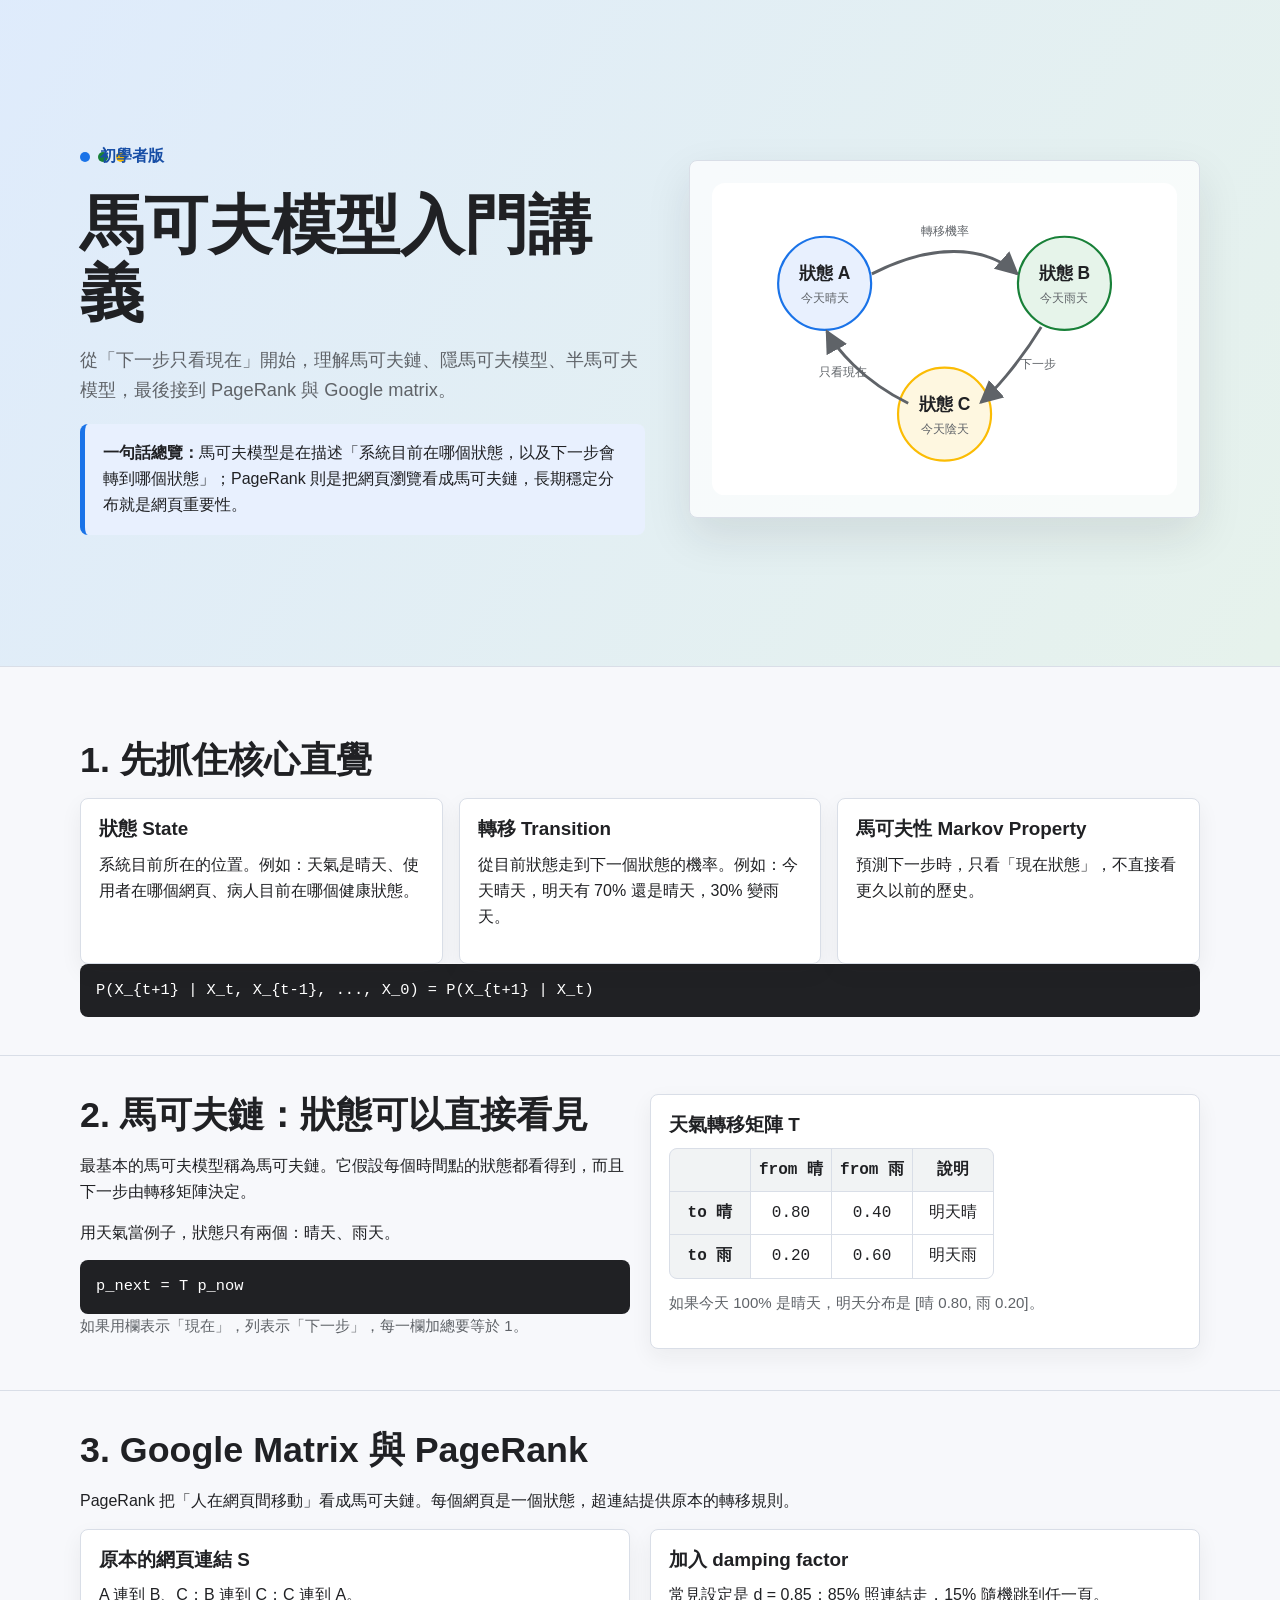
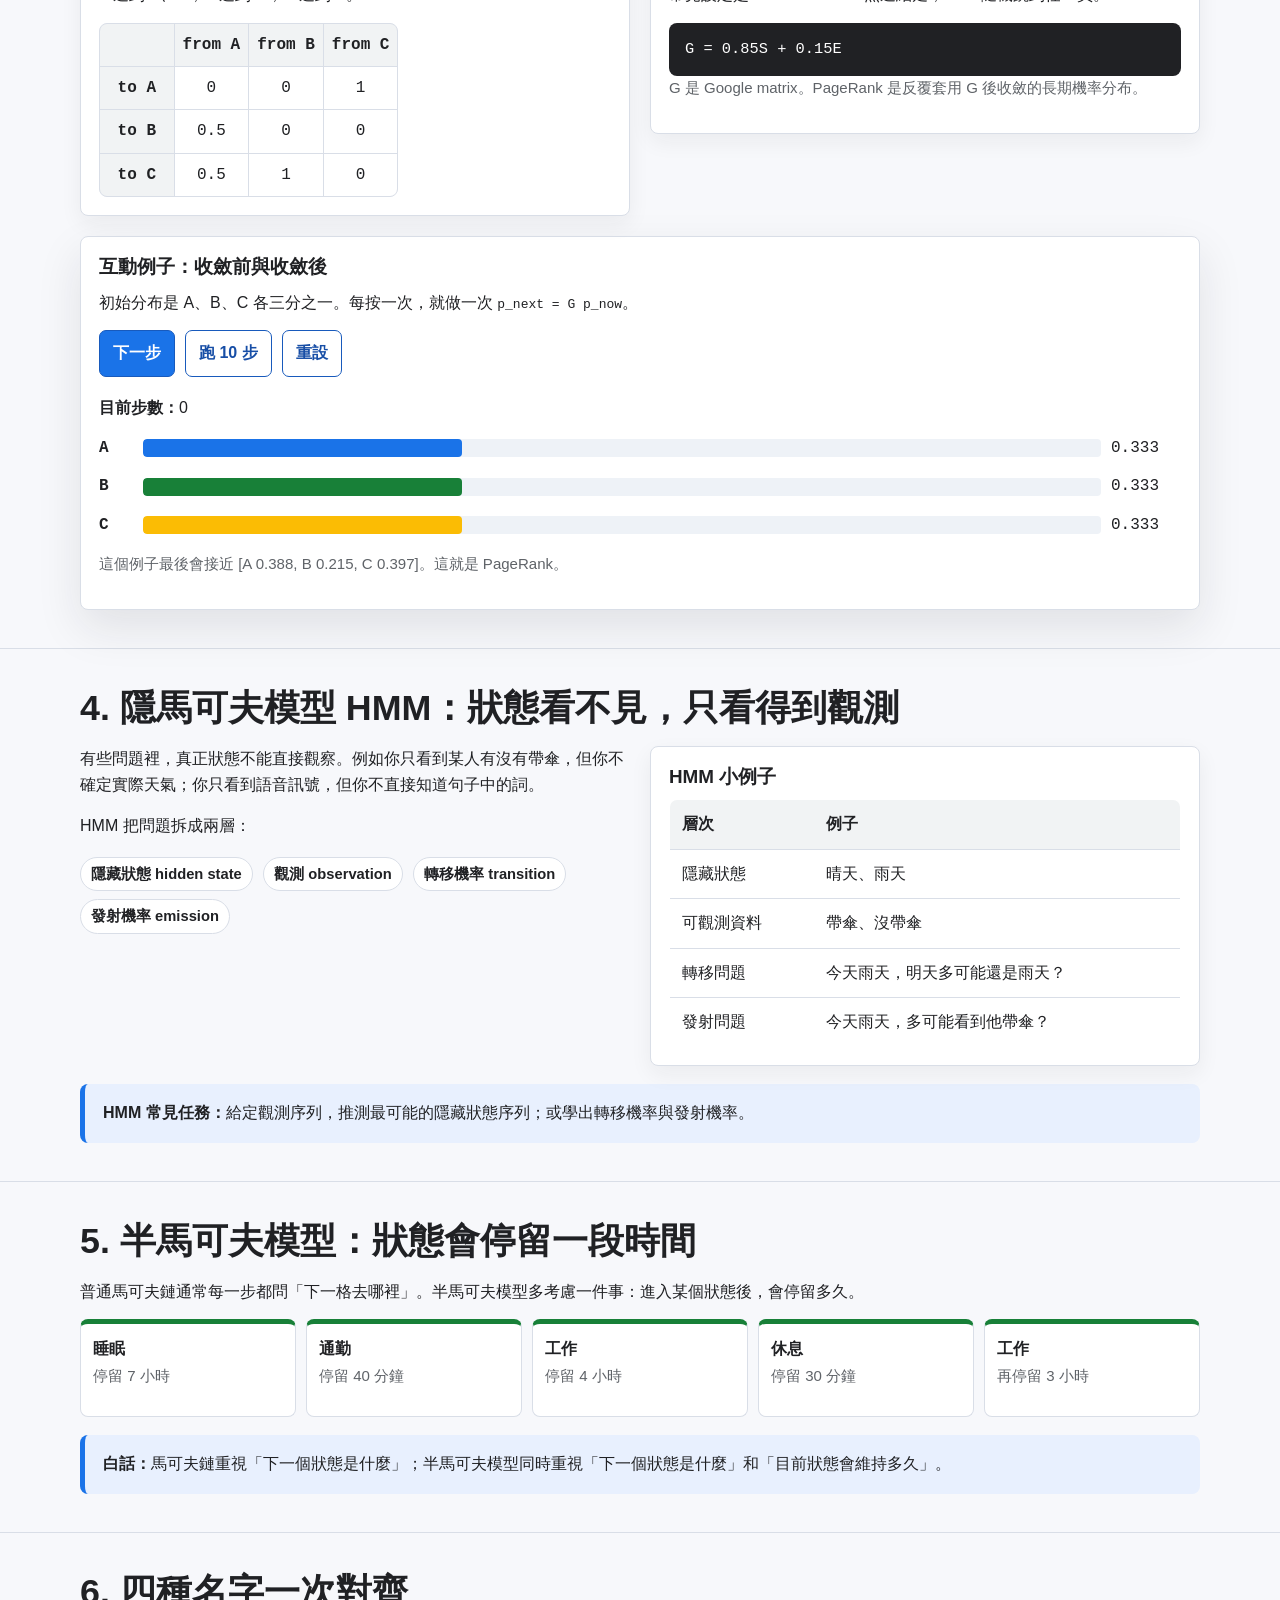
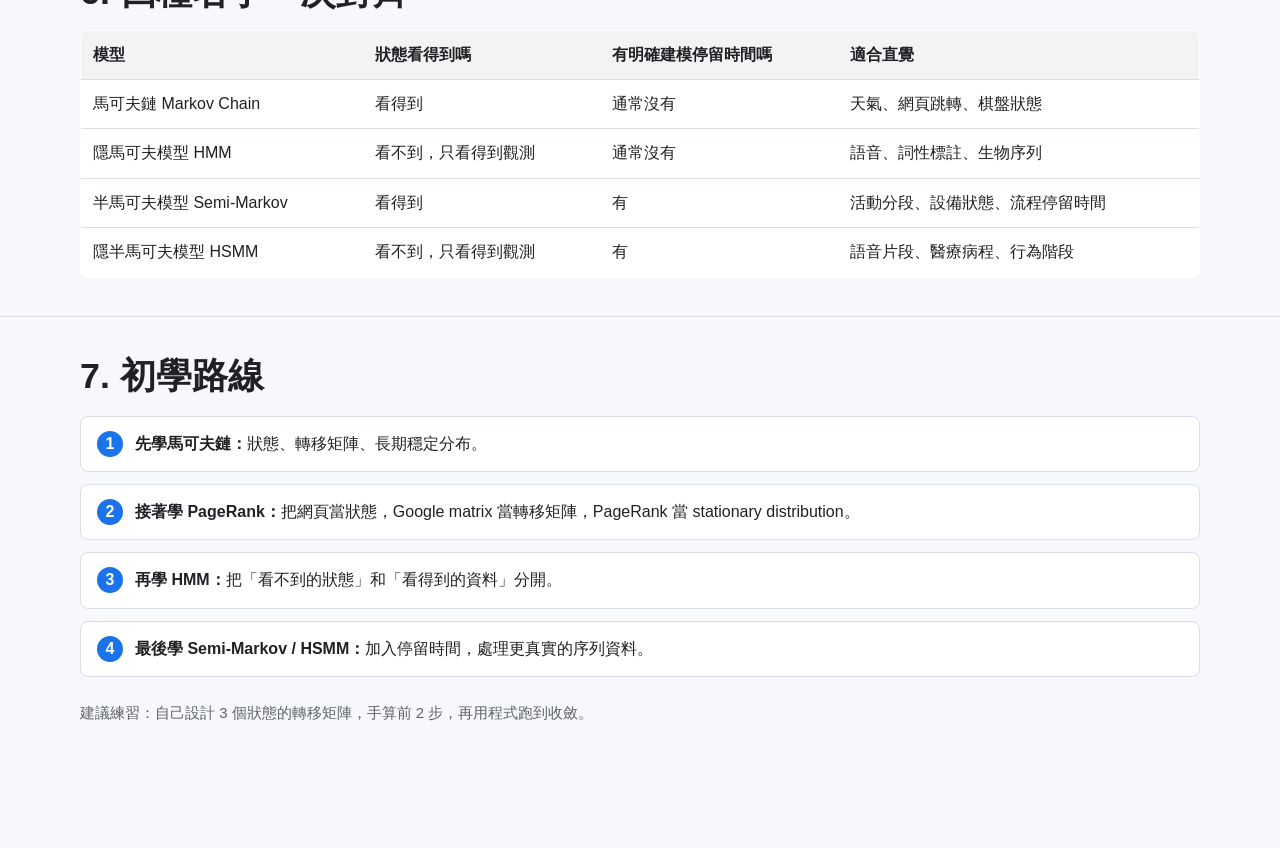
<file: 90-Meta/Html/markov-learning.html>
<!doctype html>
<html lang="zh-Hant">
<head>
  <meta charset="utf-8">
  <meta name="viewport" content="width=device-width, initial-scale=1">
  <title>馬可夫模型入門講義：從狀態轉移到 Google Matrix</title>
  <style>
    :root {
      color-scheme: light;
      --ink: #202124;
      --muted: #5f6368;
      --line: #d9dee7;
      --paper: #f7f8fb;
      --panel: #ffffff;
      --blue: #1a73e8;
      --green: #188038;
      --red: #c5221f;
      --yellow: #fbbc04;
      --violet: #7b61ff;
      --teal: #0b8043;
      --shadow: 0 18px 45px rgba(32, 33, 36, 0.10);
    }

    * {
      box-sizing: border-box;
    }

    body {
      margin: 0;
      font-family: -apple-system, BlinkMacSystemFont, "Segoe UI", "Noto Sans TC", "PingFang TC", sans-serif;
      color: var(--ink);
      background: var(--paper);
      line-height: 1.65;
    }

    header {
      background:
        linear-gradient(120deg, rgba(26, 115, 232, 0.14), rgba(11, 128, 67, 0.10)),
        #fff;
      border-bottom: 1px solid var(--line);
    }

    .wrap {
      width: min(1120px, calc(100% - 32px));
      margin: 0 auto;
    }

    .hero {
      min-height: 74vh;
      display: grid;
      grid-template-columns: minmax(0, 1.05fr) minmax(320px, 0.95fr);
      gap: 44px;
      align-items: center;
      padding: 54px 0 42px;
    }

    h1 {
      margin: 0 0 18px;
      font-size: clamp(2.35rem, 5vw, 4.9rem);
      line-height: 1.06;
      letter-spacing: 0;
    }

    h2 {
      margin: 0 0 16px;
      font-size: clamp(1.55rem, 2.8vw, 2.25rem);
      line-height: 1.2;
      letter-spacing: 0;
    }

    h3 {
      margin: 0 0 10px;
      font-size: 1.18rem;
      line-height: 1.3;
      letter-spacing: 0;
    }

    p {
      margin: 0 0 14px;
    }

    .lead {
      max-width: 720px;
      color: var(--muted);
      font-size: 1.14rem;
    }

    .hero-note {
      display: inline-flex;
      align-items: center;
      gap: 10px;
      margin-bottom: 22px;
      color: #174ea6;
      font-weight: 700;
    }

    .dot {
      width: 10px;
      height: 10px;
      border-radius: 50%;
      background: var(--blue);
      box-shadow: 18px 0 0 var(--green), 36px 0 0 var(--yellow);
    }

    .hero-visual {
      background: rgba(255, 255, 255, 0.72);
      border: 1px solid var(--line);
      border-radius: 8px;
      box-shadow: var(--shadow);
      padding: 22px;
    }

    svg {
      display: block;
      width: 100%;
      height: auto;
    }

    main {
      padding: 34px 0 70px;
    }

    section {
      padding: 38px 0;
      border-bottom: 1px solid var(--line);
    }

    section:last-child {
      border-bottom: 0;
    }

    .grid {
      display: grid;
      grid-template-columns: repeat(3, minmax(0, 1fr));
      gap: 16px;
    }

    .two {
      display: grid;
      grid-template-columns: minmax(0, 1fr) minmax(0, 1fr);
      gap: 20px;
      align-items: start;
    }

    .card {
      background: var(--panel);
      border: 1px solid var(--line);
      border-radius: 8px;
      padding: 18px;
      box-shadow: 0 8px 22px rgba(32, 33, 36, 0.06);
    }

    .callout {
      background: #e8f0fe;
      border-left: 5px solid var(--blue);
      padding: 16px 18px;
      border-radius: 8px;
      margin: 18px 0 0;
    }

    .formula {
      overflow-x: auto;
      background: #202124;
      color: #fff;
      border-radius: 8px;
      padding: 14px 16px;
      font-family: ui-monospace, SFMono-Regular, Menlo, Consolas, monospace;
      font-size: 0.96rem;
      white-space: pre;
    }

    table {
      width: 100%;
      border-collapse: collapse;
      background: #fff;
      border: 1px solid var(--line);
      border-radius: 8px;
      overflow: hidden;
    }

    th,
    td {
      border-bottom: 1px solid var(--line);
      padding: 11px 12px;
      text-align: left;
      vertical-align: top;
    }

    th {
      background: #f1f3f4;
      font-weight: 800;
    }

    tr:last-child td {
      border-bottom: 0;
    }

    .matrix {
      display: inline-grid;
      grid-template-columns: repeat(4, minmax(58px, 1fr));
      gap: 1px;
      overflow: hidden;
      border: 1px solid var(--line);
      border-radius: 8px;
      background: var(--line);
      font-family: ui-monospace, SFMono-Regular, Menlo, Consolas, monospace;
      max-width: 100%;
    }

    .matrix span {
      background: #fff;
      min-height: 40px;
      display: grid;
      place-items: center;
      padding: 8px;
    }

    .matrix .head {
      background: #f1f3f4;
      font-weight: 800;
    }

    .steps {
      counter-reset: step;
      display: grid;
      gap: 12px;
      margin-top: 18px;
    }

    .step {
      position: relative;
      padding: 14px 16px 14px 54px;
      background: #fff;
      border: 1px solid var(--line);
      border-radius: 8px;
    }

    .step::before {
      counter-increment: step;
      content: counter(step);
      position: absolute;
      left: 16px;
      top: 14px;
      width: 26px;
      height: 26px;
      border-radius: 50%;
      display: grid;
      place-items: center;
      color: #fff;
      background: var(--blue);
      font-weight: 800;
      line-height: 1;
    }

    .interactive {
      background: #fff;
      border: 1px solid var(--line);
      border-radius: 8px;
      padding: 18px;
      box-shadow: var(--shadow);
    }

    .controls {
      display: flex;
      flex-wrap: wrap;
      gap: 10px;
      margin: 14px 0 18px;
    }

    button {
      appearance: none;
      border: 1px solid #185abc;
      background: var(--blue);
      color: #fff;
      border-radius: 7px;
      padding: 9px 13px;
      font: inherit;
      font-weight: 800;
      cursor: pointer;
    }

    button.secondary {
      background: #fff;
      color: #174ea6;
    }

    .bars {
      display: grid;
      gap: 12px;
    }

    .bar-row {
      display: grid;
      grid-template-columns: 34px minmax(0, 1fr) 70px;
      gap: 10px;
      align-items: center;
      font-family: ui-monospace, SFMono-Regular, Menlo, Consolas, monospace;
    }

    .track {
      height: 18px;
      background: #eef2f7;
      border-radius: 4px;
      overflow: hidden;
    }

    .fill {
      height: 100%;
      width: 0;
      border-radius: 4px;
      transition: width 220ms ease;
    }

    .fill.a { background: var(--blue); }
    .fill.b { background: var(--green); }
    .fill.c { background: var(--yellow); }

    .small {
      color: var(--muted);
      font-size: 0.94rem;
    }

    .tag {
      display: inline-block;
      border: 1px solid var(--line);
      border-radius: 999px;
      padding: 4px 10px;
      margin: 4px 6px 4px 0;
      background: #fff;
      font-size: 0.92rem;
      font-weight: 700;
    }

    .timeline {
      display: grid;
      grid-template-columns: repeat(5, minmax(0, 1fr));
      gap: 10px;
      margin-top: 14px;
    }

    .tick {
      background: #fff;
      border: 1px solid var(--line);
      border-top: 5px solid var(--green);
      border-radius: 8px;
      padding: 12px;
      min-height: 98px;
    }

    .footer {
      color: var(--muted);
      font-size: 0.93rem;
      padding-top: 24px;
    }

    @media (max-width: 860px) {
      .hero,
      .two,
      .grid {
        grid-template-columns: 1fr;
      }

      .hero {
        min-height: auto;
        padding-top: 34px;
      }

      .timeline {
        grid-template-columns: 1fr;
      }

      .bar-row {
        grid-template-columns: 28px minmax(0, 1fr) 64px;
      }
    }
  </style>
</head>
<body>
  <header>
    <div class="wrap hero">
      <div>
        <div class="hero-note"><span class="dot" aria-hidden="true"></span> 初學者版</div>
        <h1>馬可夫模型入門講義</h1>
        <p class="lead">從「下一步只看現在」開始，理解馬可夫鏈、隱馬可夫模型、半馬可夫模型，最後接到 PageRank 與 Google matrix。</p>
        <div class="callout">
          <strong>一句話總覽：</strong>馬可夫模型是在描述「系統目前在哪個狀態，以及下一步會轉到哪個狀態」；PageRank 則是把網頁瀏覽看成馬可夫鏈，長期穩定分布就是網頁重要性。
        </div>
      </div>

      <div class="hero-visual" aria-label="馬可夫模型概念圖">
        <svg viewBox="0 0 640 430" role="img">
          <defs>
            <marker id="arrow" viewBox="0 0 10 10" refX="9" refY="5" markerWidth="8" markerHeight="8" orient="auto-start-reverse">
              <path d="M 0 0 L 10 5 L 0 10 z" fill="#5f6368"></path>
            </marker>
          </defs>
          <rect x="0" y="0" width="640" height="430" rx="18" fill="#fff"></rect>
          <circle cx="155" cy="138" r="64" fill="#e8f0fe" stroke="#1a73e8" stroke-width="3"></circle>
          <circle cx="485" cy="138" r="64" fill="#e6f4ea" stroke="#188038" stroke-width="3"></circle>
          <circle cx="320" cy="318" r="64" fill="#fef7e0" stroke="#fbbc04" stroke-width="3"></circle>
          <text x="155" y="132" text-anchor="middle" font-size="24" font-weight="700" fill="#202124">狀態 A</text>
          <text x="155" y="164" text-anchor="middle" font-size="16" fill="#5f6368">今天晴天</text>
          <text x="485" y="132" text-anchor="middle" font-size="24" font-weight="700" fill="#202124">狀態 B</text>
          <text x="485" y="164" text-anchor="middle" font-size="16" fill="#5f6368">今天雨天</text>
          <text x="320" y="312" text-anchor="middle" font-size="24" font-weight="700" fill="#202124">狀態 C</text>
          <text x="320" y="344" text-anchor="middle" font-size="16" fill="#5f6368">今天陰天</text>
          <path d="M220 125 C300 84 374 84 420 125" fill="none" stroke="#5f6368" stroke-width="4" marker-end="url(#arrow)"></path>
          <path d="M453 198 C420 252 386 288 370 302" fill="none" stroke="#5f6368" stroke-width="4" marker-end="url(#arrow)"></path>
          <path d="M270 303 C206 272 170 226 158 204" fill="none" stroke="#5f6368" stroke-width="4" marker-end="url(#arrow)"></path>
          <text x="320" y="72" text-anchor="middle" font-size="17" fill="#5f6368">轉移機率</text>
          <text x="448" y="254" text-anchor="middle" font-size="17" fill="#5f6368">下一步</text>
          <text x="180" y="265" text-anchor="middle" font-size="17" fill="#5f6368">只看現在</text>
        </svg>
      </div>
    </div>
  </header>

  <main>
    <section>
      <div class="wrap">
        <h2>1. 先抓住核心直覺</h2>
        <div class="grid">
          <article class="card">
            <h3>狀態 State</h3>
            <p>系統目前所在的位置。例如：天氣是晴天、使用者在哪個網頁、病人目前在哪個健康狀態。</p>
          </article>
          <article class="card">
            <h3>轉移 Transition</h3>
            <p>從目前狀態走到下一個狀態的機率。例如：今天晴天，明天有 70% 還是晴天，30% 變雨天。</p>
          </article>
          <article class="card">
            <h3>馬可夫性 Markov Property</h3>
            <p>預測下一步時，只看「現在狀態」，不直接看更久以前的歷史。</p>
          </article>
        </div>

        <div class="formula" aria-label="馬可夫性公式">P(X_{t+1} | X_t, X_{t-1}, ..., X_0) = P(X_{t+1} | X_t)</div>
      </div>
    </section>

    <section>
      <div class="wrap two">
        <div>
          <h2>2. 馬可夫鏈：狀態可以直接看見</h2>
          <p>最基本的馬可夫模型稱為馬可夫鏈。它假設每個時間點的狀態都看得到，而且下一步由轉移矩陣決定。</p>
          <p>用天氣當例子，狀態只有兩個：晴天、雨天。</p>
          <div class="formula">p_next = T p_now</div>
          <p class="small">如果用欄表示「現在」，列表示「下一步」，每一欄加總要等於 1。</p>
        </div>
        <div class="card">
          <h3>天氣轉移矩陣 T</h3>
          <div class="matrix" aria-label="天氣轉移矩陣">
            <span class="head"></span><span class="head">from 晴</span><span class="head">from 雨</span><span class="head">說明</span>
            <span class="head">to 晴</span><span>0.80</span><span>0.40</span><span>明天晴</span>
            <span class="head">to 雨</span><span>0.20</span><span>0.60</span><span>明天雨</span>
          </div>
          <p class="small" style="margin-top:12px;">如果今天 100% 是晴天，明天分布是 [晴 0.80, 雨 0.20]。</p>
        </div>
      </div>
    </section>

    <section>
      <div class="wrap">
        <h2>3. Google Matrix 與 PageRank</h2>
        <p>PageRank 把「人在網頁間移動」看成馬可夫鏈。每個網頁是一個狀態，超連結提供原本的轉移規則。</p>
        <div class="two">
          <div class="card">
            <h3>原本的網頁連結 S</h3>
            <p>A 連到 B、C；B 連到 C；C 連到 A。</p>
            <div class="matrix" aria-label="原始連結轉移矩陣">
              <span class="head"></span><span class="head">from A</span><span class="head">from B</span><span class="head">from C</span>
              <span class="head">to A</span><span>0</span><span>0</span><span>1</span>
              <span class="head">to B</span><span>0.5</span><span>0</span><span>0</span>
              <span class="head">to C</span><span>0.5</span><span>1</span><span>0</span>
            </div>
          </div>
          <div class="card">
            <h3>加入 damping factor</h3>
            <p>常見設定是 d = 0.85：85% 照連結走，15% 隨機跳到任一頁。</p>
            <div class="formula">G = 0.85S + 0.15E</div>
            <p class="small">G 是 Google matrix。PageRank 是反覆套用 G 後收斂的長期機率分布。</p>
          </div>
        </div>

        <div class="interactive" style="margin-top:20px;">
          <h3>互動例子：收斂前與收斂後</h3>
          <p>初始分布是 A、B、C 各三分之一。每按一次，就做一次 <code>p_next = G p_now</code>。</p>
          <div class="controls">
            <button id="nextStep" type="button">下一步</button>
            <button id="tenSteps" type="button" class="secondary">跑 10 步</button>
            <button id="reset" type="button" class="secondary">重設</button>
          </div>
          <p><strong>目前步數：</strong><span id="stepCount">0</span></p>
          <div class="bars">
            <div class="bar-row"><strong>A</strong><div class="track"><div class="fill a" id="barA"></div></div><span id="valA">0.333</span></div>
            <div class="bar-row"><strong>B</strong><div class="track"><div class="fill b" id="barB"></div></div><span id="valB">0.333</span></div>
            <div class="bar-row"><strong>C</strong><div class="track"><div class="fill c" id="barC"></div></div><span id="valC">0.333</span></div>
          </div>
          <p class="small" style="margin-top:14px;">這個例子最後會接近 [A 0.388, B 0.215, C 0.397]。這就是 PageRank。</p>
        </div>
      </div>
    </section>

    <section>
      <div class="wrap">
        <h2>4. 隱馬可夫模型 HMM：狀態看不見，只看得到觀測</h2>
        <div class="two">
          <div>
            <p>有些問題裡，真正狀態不能直接觀察。例如你只看到某人有沒有帶傘，但你不確定實際天氣；你只看到語音訊號，但你不直接知道句子中的詞。</p>
            <p>HMM 把問題拆成兩層：</p>
            <span class="tag">隱藏狀態 hidden state</span>
            <span class="tag">觀測 observation</span>
            <span class="tag">轉移機率 transition</span>
            <span class="tag">發射機率 emission</span>
          </div>
          <div class="card">
            <h3>HMM 小例子</h3>
            <table>
              <thead>
                <tr><th>層次</th><th>例子</th></tr>
              </thead>
              <tbody>
                <tr><td>隱藏狀態</td><td>晴天、雨天</td></tr>
                <tr><td>可觀測資料</td><td>帶傘、沒帶傘</td></tr>
                <tr><td>轉移問題</td><td>今天雨天，明天多可能還是雨天？</td></tr>
                <tr><td>發射問題</td><td>今天雨天，多可能看到他帶傘？</td></tr>
              </tbody>
            </table>
          </div>
        </div>
        <div class="callout">
          <strong>HMM 常見任務：</strong>給定觀測序列，推測最可能的隱藏狀態序列；或學出轉移機率與發射機率。
        </div>
      </div>
    </section>

    <section>
      <div class="wrap">
        <h2>5. 半馬可夫模型：狀態會停留一段時間</h2>
        <p>普通馬可夫鏈通常每一步都問「下一格去哪裡」。半馬可夫模型多考慮一件事：進入某個狀態後，會停留多久。</p>
        <div class="timeline">
          <div class="tick"><strong>睡眠</strong><br><span class="small">停留 7 小時</span></div>
          <div class="tick"><strong>通勤</strong><br><span class="small">停留 40 分鐘</span></div>
          <div class="tick"><strong>工作</strong><br><span class="small">停留 4 小時</span></div>
          <div class="tick"><strong>休息</strong><br><span class="small">停留 30 分鐘</span></div>
          <div class="tick"><strong>工作</strong><br><span class="small">再停留 3 小時</span></div>
        </div>
        <div class="callout">
          <strong>白話：</strong>馬可夫鏈重視「下一個狀態是什麼」；半馬可夫模型同時重視「下一個狀態是什麼」和「目前狀態會維持多久」。
        </div>
      </div>
    </section>

    <section>
      <div class="wrap">
        <h2>6. 四種名字一次對齊</h2>
        <table>
          <thead>
            <tr>
              <th>模型</th>
              <th>狀態看得到嗎</th>
              <th>有明確建模停留時間嗎</th>
              <th>適合直覺</th>
            </tr>
          </thead>
          <tbody>
            <tr>
              <td>馬可夫鏈 Markov Chain</td>
              <td>看得到</td>
              <td>通常沒有</td>
              <td>天氣、網頁跳轉、棋盤狀態</td>
            </tr>
            <tr>
              <td>隱馬可夫模型 HMM</td>
              <td>看不到，只看得到觀測</td>
              <td>通常沒有</td>
              <td>語音、詞性標註、生物序列</td>
            </tr>
            <tr>
              <td>半馬可夫模型 Semi-Markov</td>
              <td>看得到</td>
              <td>有</td>
              <td>活動分段、設備狀態、流程停留時間</td>
            </tr>
            <tr>
              <td>隱半馬可夫模型 HSMM</td>
              <td>看不到，只看得到觀測</td>
              <td>有</td>
              <td>語音片段、醫療病程、行為階段</td>
            </tr>
          </tbody>
        </table>
      </div>
    </section>

    <section>
      <div class="wrap">
        <h2>7. 初學路線</h2>
        <div class="steps">
          <div class="step"><strong>先學馬可夫鏈：</strong>狀態、轉移矩陣、長期穩定分布。</div>
          <div class="step"><strong>接著學 PageRank：</strong>把網頁當狀態，Google matrix 當轉移矩陣，PageRank 當 stationary distribution。</div>
          <div class="step"><strong>再學 HMM：</strong>把「看不到的狀態」和「看得到的資料」分開。</div>
          <div class="step"><strong>最後學 Semi-Markov / HSMM：</strong>加入停留時間，處理更真實的序列資料。</div>
        </div>
        <p class="footer">建議練習：自己設計 3 個狀態的轉移矩陣，手算前 2 步，再用程式跑到收斂。</p>
      </div>
    </section>
  </main>

  <script>
    const G = [
      [0.05, 0.05, 0.90],
      [0.475, 0.05, 0.05],
      [0.475, 0.90, 0.05]
    ];

    let p = [1 / 3, 1 / 3, 1 / 3];
    let step = 0;

    const ids = {
      bars: ["barA", "barB", "barC"].map((id) => document.getElementById(id)),
      vals: ["valA", "valB", "valC"].map((id) => document.getElementById(id)),
      step: document.getElementById("stepCount")
    };

    function multiply(matrix, vector) {
      return matrix.map((row) => row.reduce((sum, value, index) => sum + value * vector[index], 0));
    }

    function render() {
      ids.step.textContent = String(step);
      p.forEach((value, index) => {
        ids.bars[index].style.width = `${Math.max(0, Math.min(100, value * 100))}%`;
        ids.vals[index].textContent = value.toFixed(3);
      });
    }

    function advance(times) {
      for (let i = 0; i < times; i += 1) {
        p = multiply(G, p);
        step += 1;
      }
      render();
    }

    document.getElementById("nextStep").addEventListener("click", () => advance(1));
    document.getElementById("tenSteps").addEventListener("click", () => advance(10));
    document.getElementById("reset").addEventListener("click", () => {
      p = [1 / 3, 1 / 3, 1 / 3];
      step = 0;
      render();
    });

    render();
  </script>
</body>
</html>
</file>
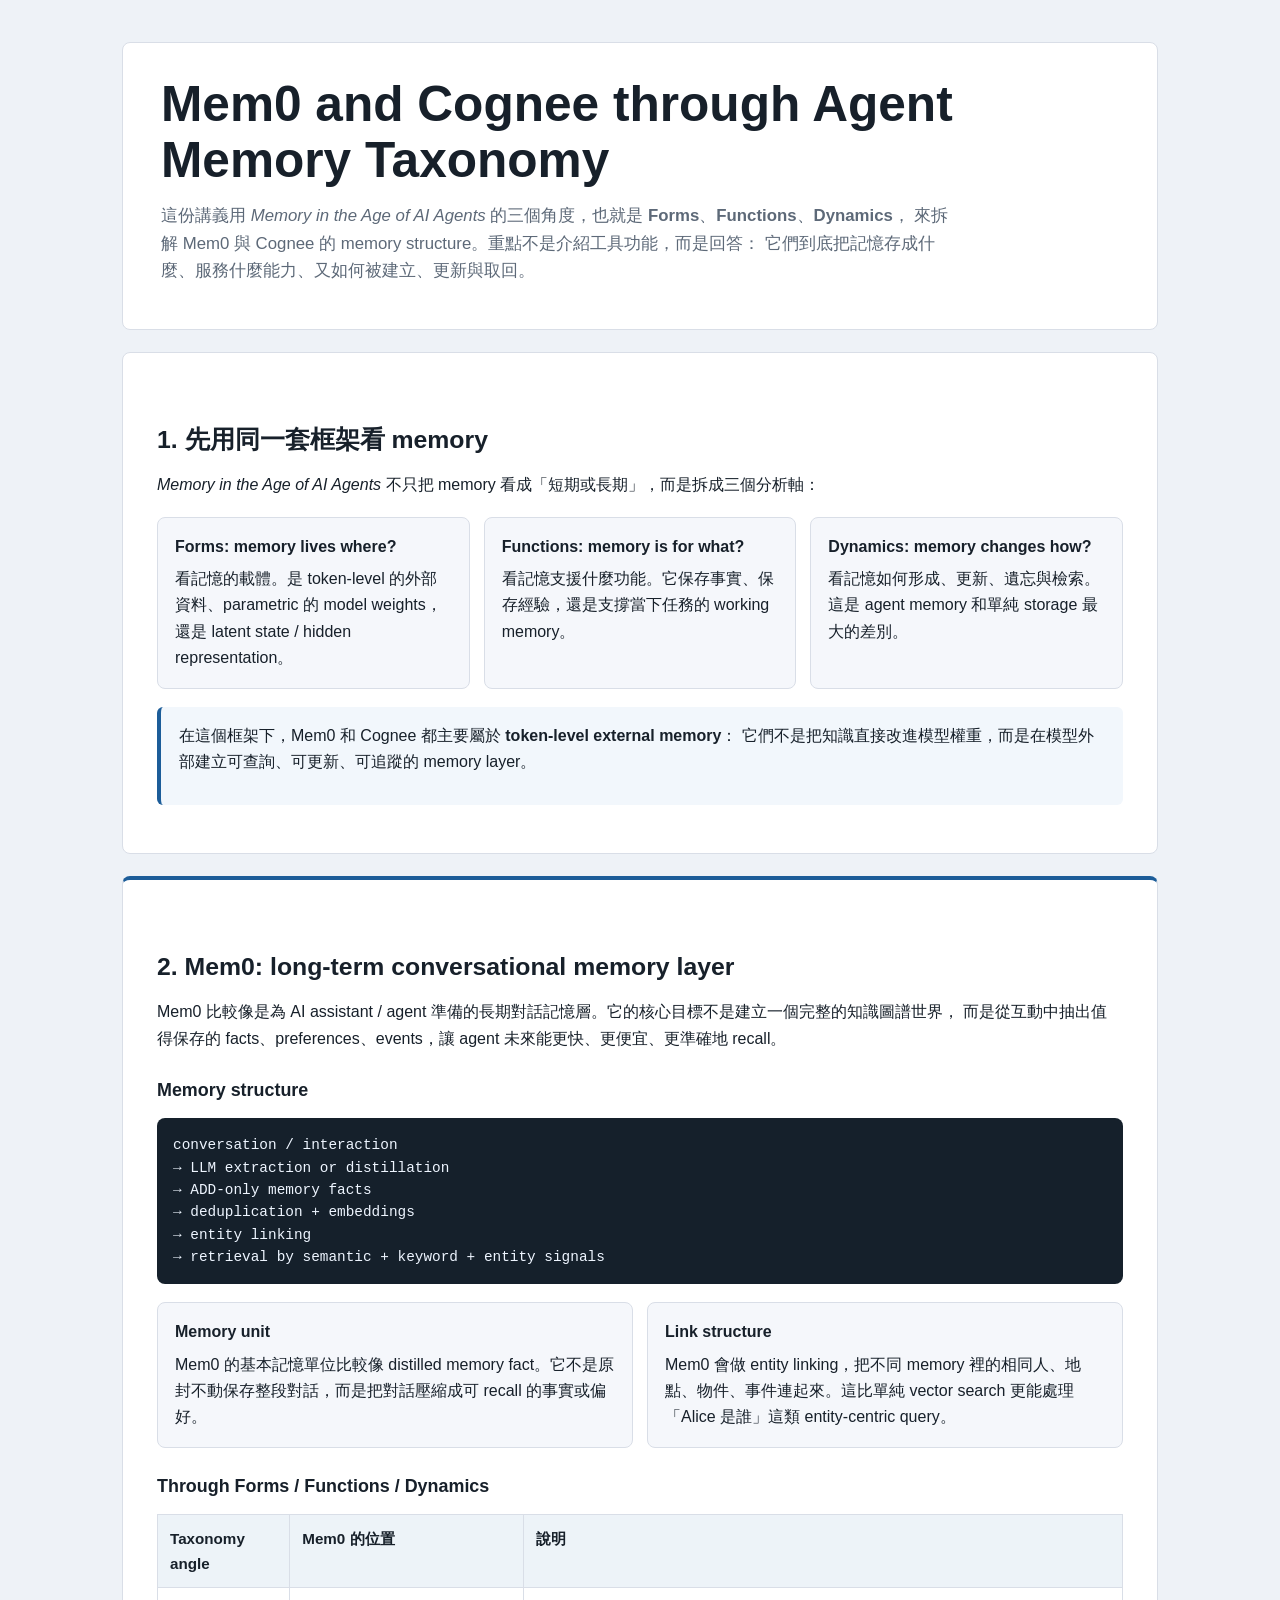
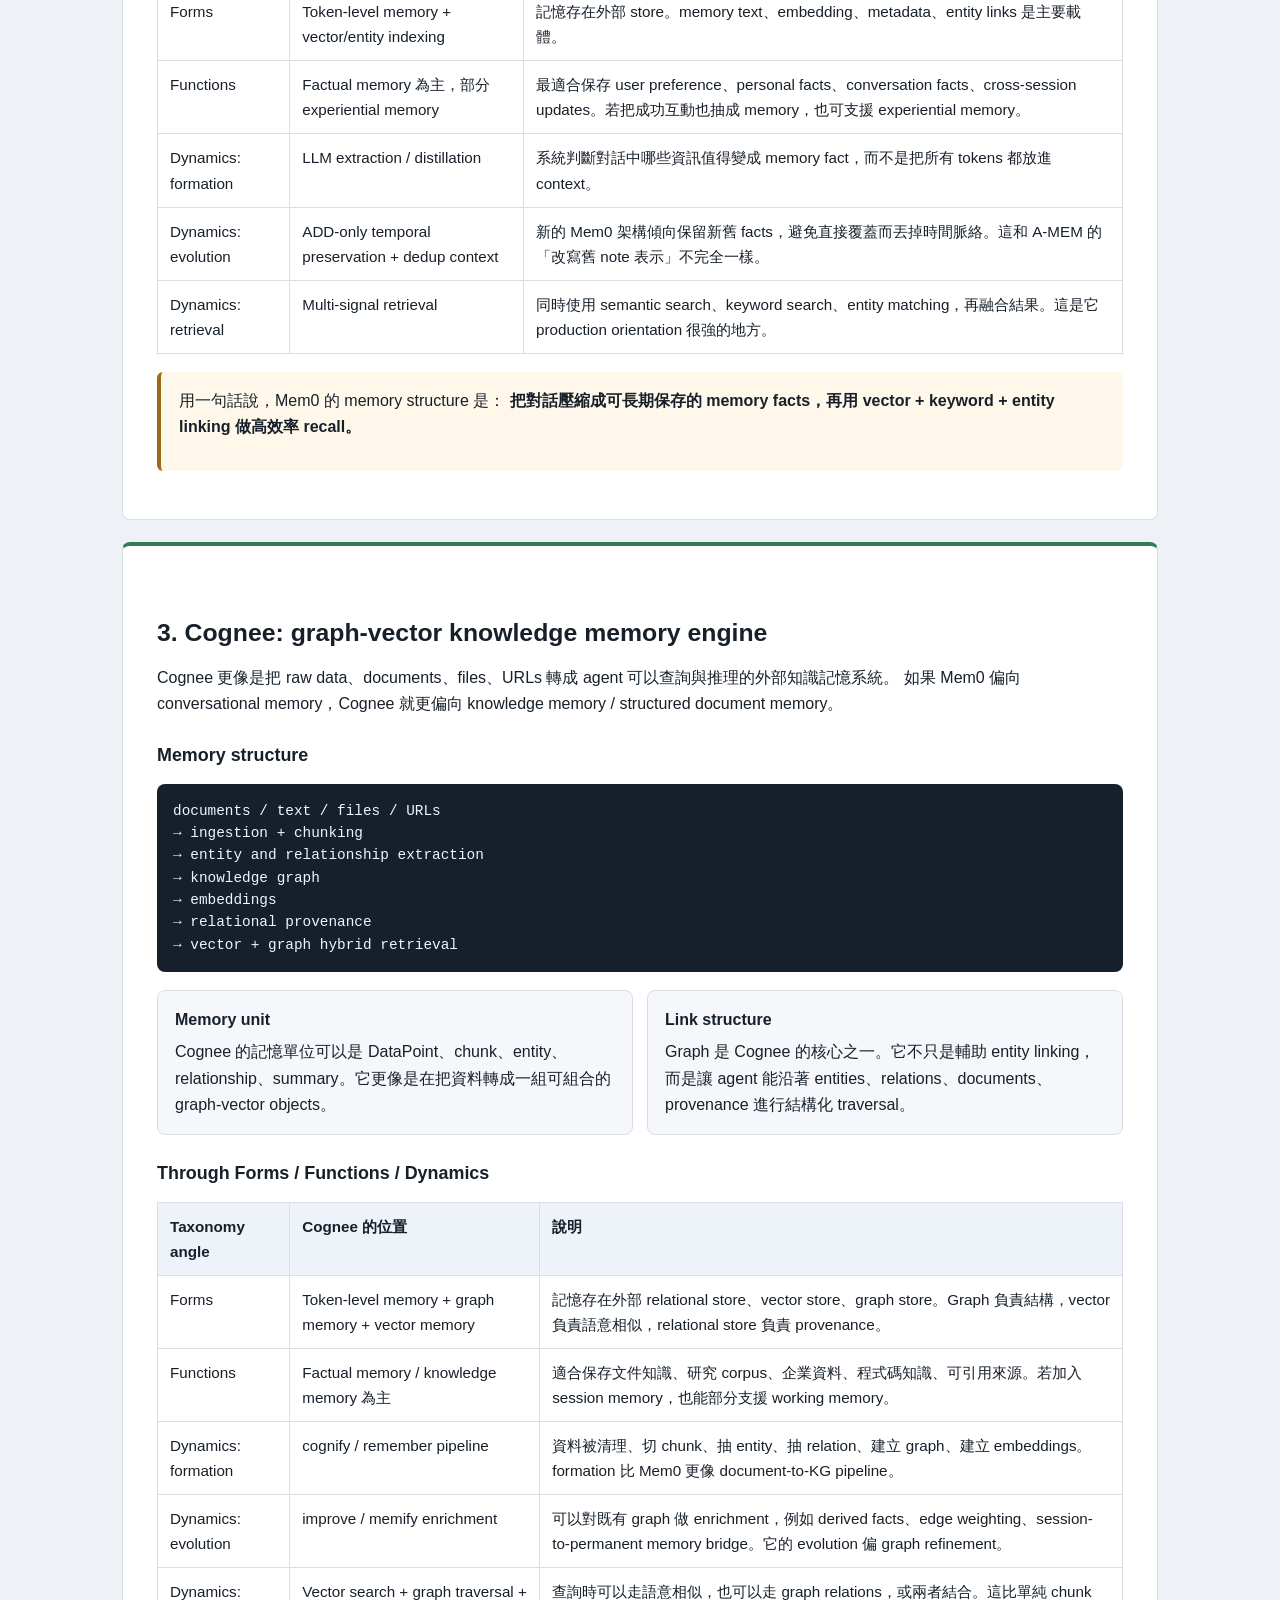
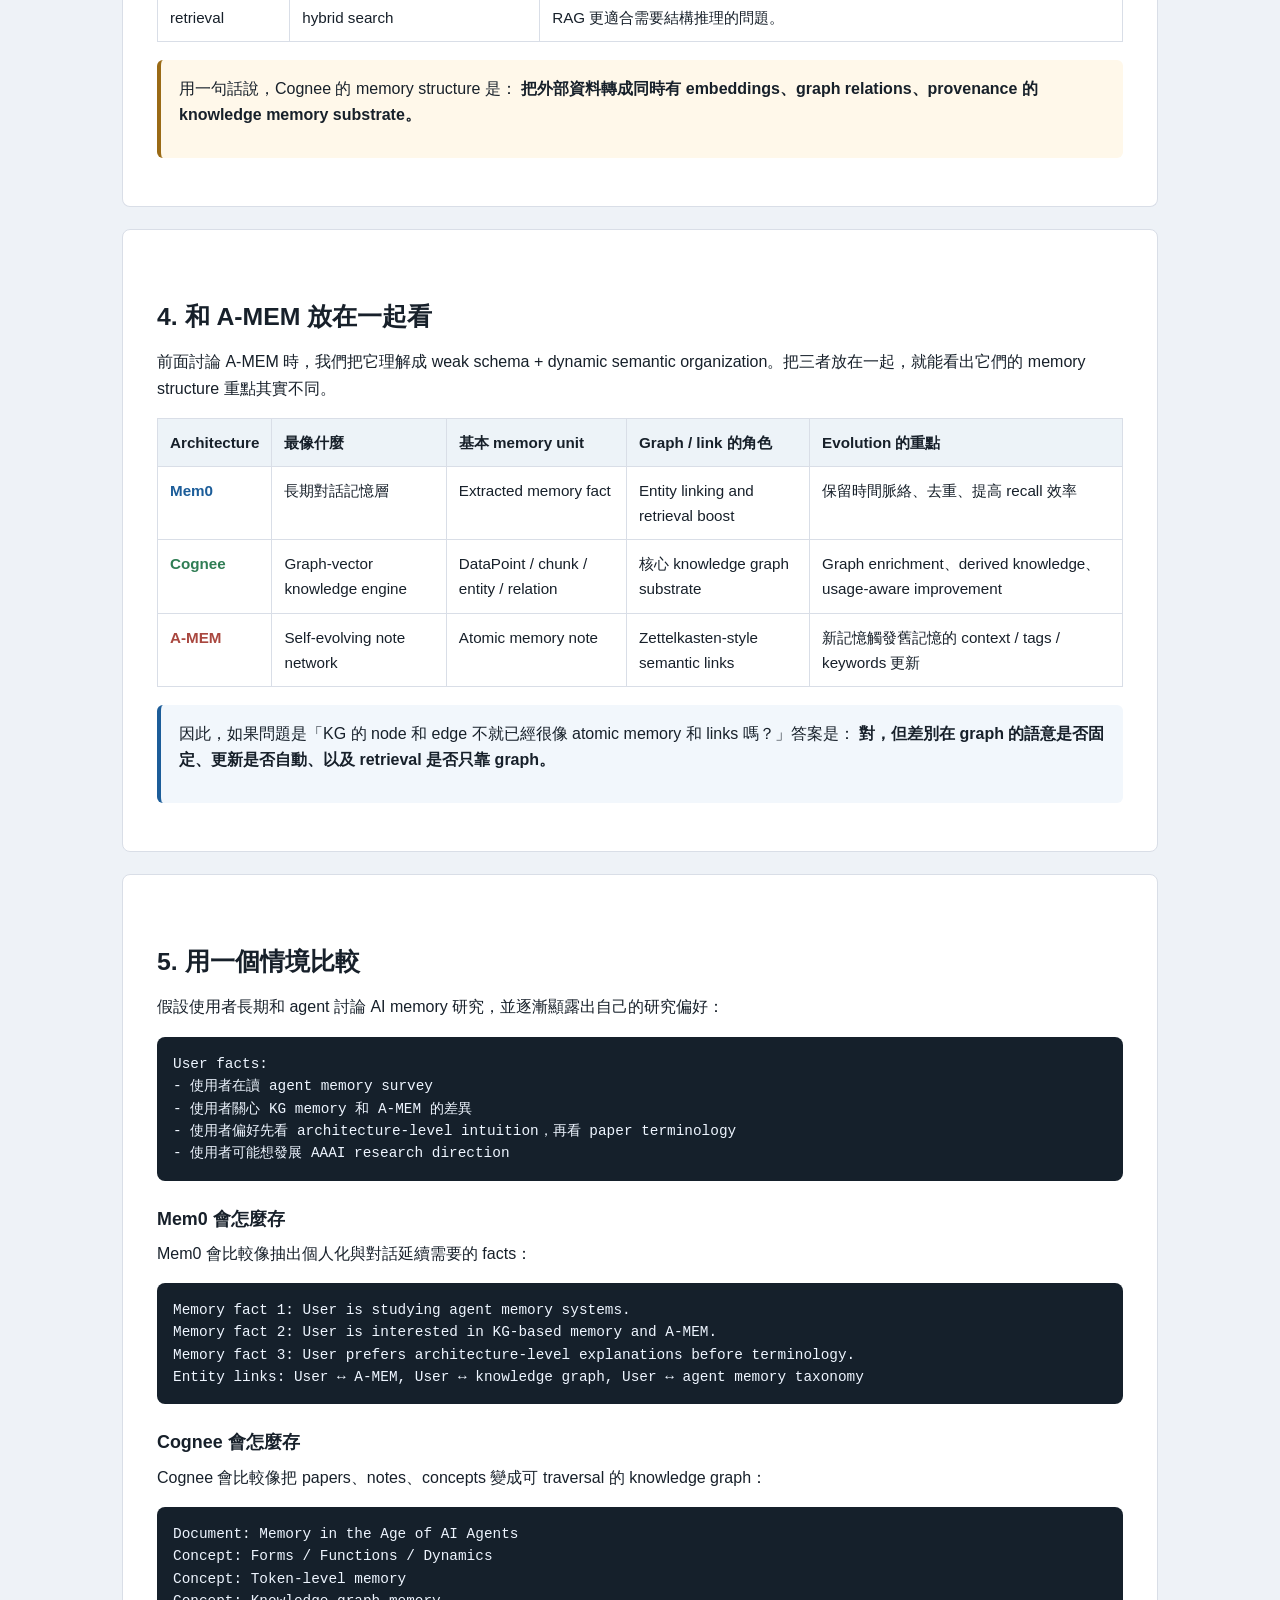
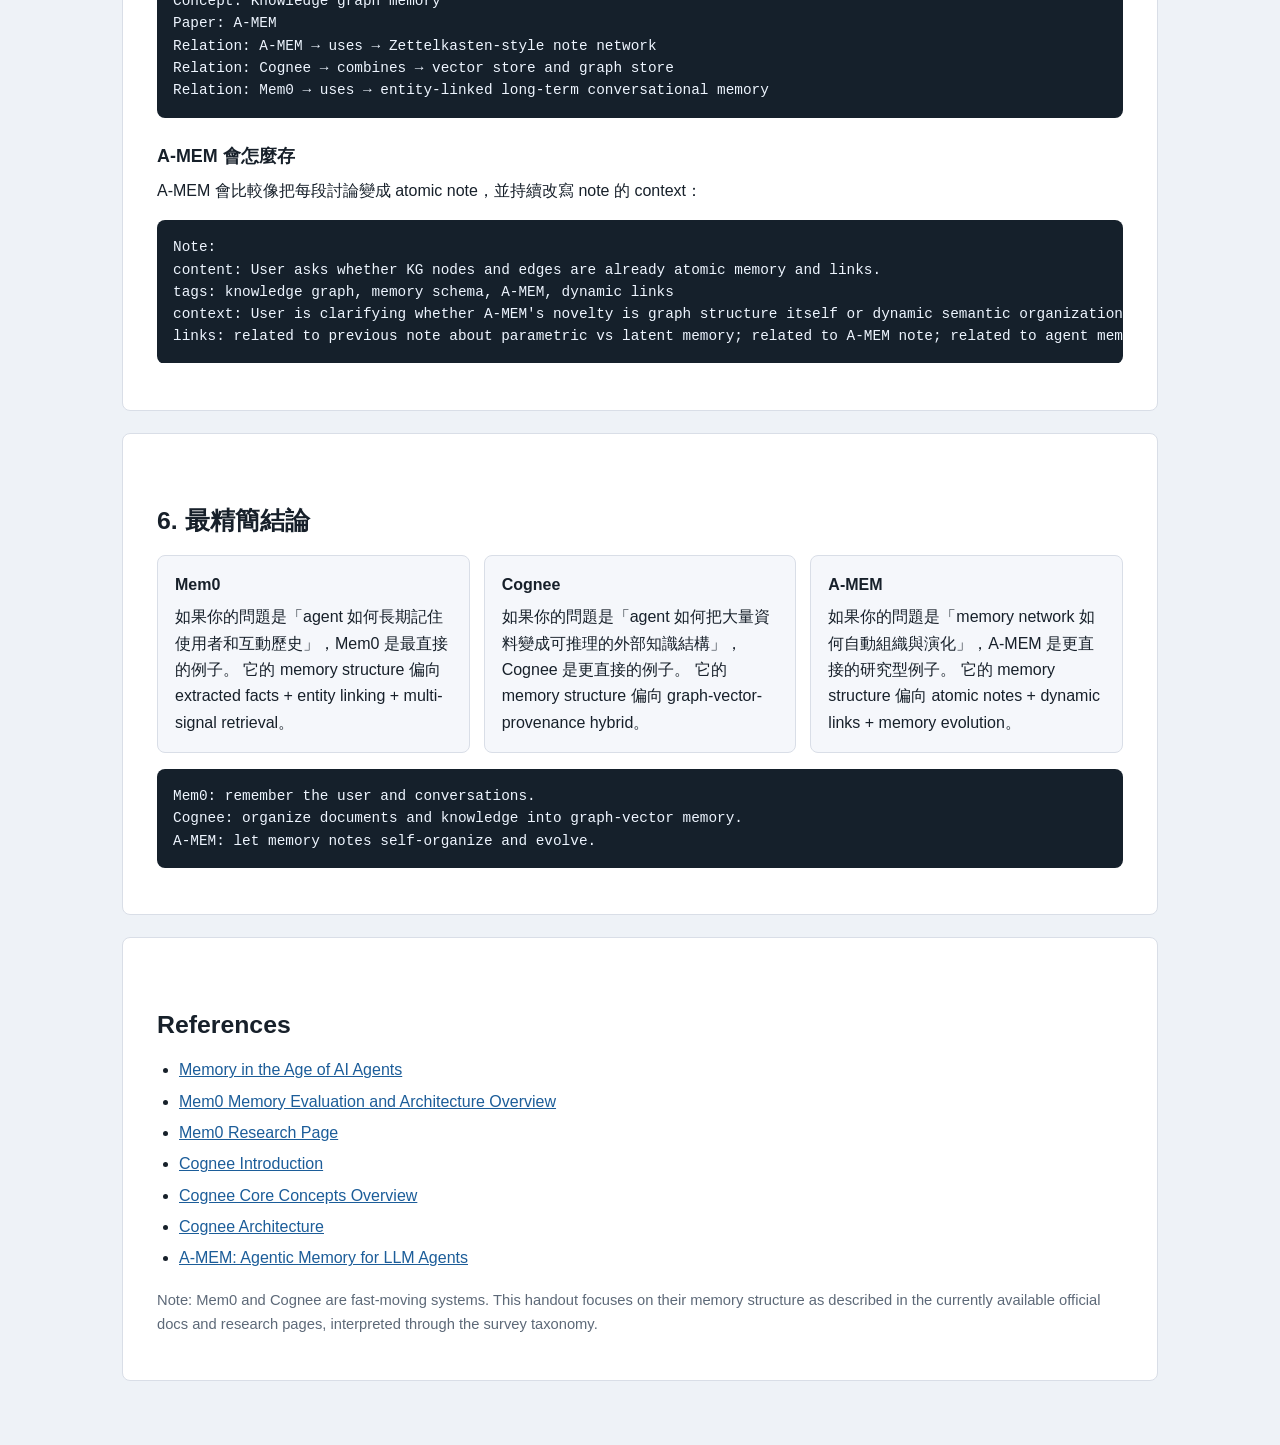
<file: 90-Meta/Html/Mem0 and Cognee through Agent Memory Taxonomy.html>
<!doctype html>
<html lang="zh-Hant">
<head>
  <meta charset="utf-8">
  <meta name="viewport" content="width=device-width, initial-scale=1">
  <title>Mem0 and Cognee through Agent Memory Taxonomy</title>
  <style>
    :root {
      color-scheme: light;
      --ink: #17202a;
      --muted: #5d6978;
      --line: #d9dee7;
      --soft: #f5f7fb;
      --blue: #1c5d99;
      --green: #2f7d54;
      --red: #a9473f;
      --gold: #9a6a15;
      --paper: #ffffff;
    }

    * {
      box-sizing: border-box;
    }

    body {
      margin: 0;
      font-family: -apple-system, BlinkMacSystemFont, "Segoe UI", "Noto Sans TC", "PingFang TC", sans-serif;
      line-height: 1.65;
      color: var(--ink);
      background: #eef2f7;
    }

    .page {
      max-width: 1080px;
      margin: 0 auto;
      padding: 42px 22px 64px;
    }

    .hero {
      padding: 34px 38px 30px;
      background: var(--paper);
      border: 1px solid var(--line);
      border-radius: 8px;
    }

    h1 {
      margin: 0 0 14px;
      font-size: clamp(2rem, 4vw, 3.1rem);
      line-height: 1.12;
      letter-spacing: 0;
    }

    h2 {
      margin: 42px 0 16px;
      font-size: 1.55rem;
      line-height: 1.25;
      letter-spacing: 0;
    }

    h3 {
      margin: 26px 0 10px;
      font-size: 1.12rem;
      line-height: 1.35;
      letter-spacing: 0;
    }

    p {
      margin: 0 0 14px;
    }

    a {
      color: var(--blue);
    }

    .subtitle {
      max-width: 790px;
      color: var(--muted);
      font-size: 1.05rem;
    }

    .section {
      margin-top: 22px;
      padding: 30px 34px;
      background: var(--paper);
      border: 1px solid var(--line);
      border-radius: 8px;
    }

    .grid {
      display: grid;
      grid-template-columns: repeat(3, minmax(0, 1fr));
      gap: 14px;
      margin: 18px 0 8px;
    }

    .two {
      grid-template-columns: repeat(2, minmax(0, 1fr));
    }

    .box {
      padding: 16px 17px;
      background: var(--soft);
      border: 1px solid var(--line);
      border-radius: 8px;
      min-height: 100%;
    }

    .box strong {
      display: block;
      margin-bottom: 6px;
      color: var(--ink);
    }

    .tag {
      display: inline-block;
      margin: 2px 6px 6px 0;
      padding: 3px 8px;
      border-radius: 999px;
      border: 1px solid var(--line);
      background: #fff;
      color: var(--muted);
      font-size: 0.84rem;
      white-space: nowrap;
    }

    table {
      width: 100%;
      border-collapse: collapse;
      margin: 16px 0 10px;
      font-size: 0.95rem;
    }

    th,
    td {
      padding: 11px 12px;
      border: 1px solid var(--line);
      vertical-align: top;
      text-align: left;
    }

    th {
      background: #edf3f8;
      font-weight: 700;
    }

    code,
    pre {
      font-family: ui-monospace, SFMono-Regular, Menlo, Consolas, monospace;
    }

    pre {
      margin: 16px 0;
      padding: 16px;
      overflow-x: auto;
      background: #15202b;
      color: #eef5ff;
      border-radius: 8px;
      font-size: 0.9rem;
      line-height: 1.55;
    }

    .callout {
      margin: 18px 0;
      padding: 16px 18px;
      border-left: 4px solid var(--blue);
      background: #f2f7fc;
      border-radius: 6px;
    }

    .warn {
      border-left-color: var(--gold);
      background: #fff8ea;
    }

    .mem0 {
      border-top: 4px solid var(--blue);
    }

    .cognee {
      border-top: 4px solid var(--green);
    }

    .amem {
      border-top: 4px solid var(--red);
    }

    .label-blue {
      color: var(--blue);
      font-weight: 700;
    }

    .label-green {
      color: var(--green);
      font-weight: 700;
    }

    .label-red {
      color: var(--red);
      font-weight: 700;
    }

    .small {
      color: var(--muted);
      font-size: 0.92rem;
    }

    ul {
      margin: 8px 0 16px 22px;
      padding: 0;
    }

    li {
      margin: 5px 0;
    }

    @media (max-width: 780px) {
      .page {
        padding: 18px 12px 38px;
      }

      .hero,
      .section {
        padding: 22px 18px;
      }

      .grid,
      .two {
        grid-template-columns: 1fr;
      }

      table {
        display: block;
        overflow-x: auto;
        white-space: normal;
      }
    }
  </style>
</head>
<body>
  <div class="page">
    <div class="hero">
      <h1>Mem0 and Cognee through Agent Memory Taxonomy</h1>
      <p class="subtitle">
        這份講義用 <em>Memory in the Age of AI Agents</em> 的三個角度，也就是
        <strong>Forms</strong>、<strong>Functions</strong>、<strong>Dynamics</strong>，
        來拆解 Mem0 與 Cognee 的 memory structure。重點不是介紹工具功能，而是回答：
        它們到底把記憶存成什麼、服務什麼能力、又如何被建立、更新與取回。
      </p>
    </div>

    <div class="section">
      <h2>1. 先用同一套框架看 memory</h2>
      <p>
        <em>Memory in the Age of AI Agents</em> 不只把 memory 看成「短期或長期」，而是拆成三個分析軸：
      </p>

      <div class="grid">
        <div class="box">
          <strong>Forms: memory lives where?</strong>
          看記憶的載體。是 token-level 的外部資料、parametric 的 model weights，還是 latent state / hidden representation。
        </div>
        <div class="box">
          <strong>Functions: memory is for what?</strong>
          看記憶支援什麼功能。它保存事實、保存經驗，還是支撐當下任務的 working memory。
        </div>
        <div class="box">
          <strong>Dynamics: memory changes how?</strong>
          看記憶如何形成、更新、遺忘與檢索。這是 agent memory 和單純 storage 最大的差別。
        </div>
      </div>

      <div class="callout">
        <p>
          在這個框架下，Mem0 和 Cognee 都主要屬於 <strong>token-level external memory</strong>：
          它們不是把知識直接改進模型權重，而是在模型外部建立可查詢、可更新、可追蹤的 memory layer。
        </p>
      </div>
    </div>

    <div class="section mem0">
      <h2>2. Mem0: long-term conversational memory layer</h2>
      <p>
        Mem0 比較像是為 AI assistant / agent 準備的長期對話記憶層。它的核心目標不是建立一個完整的知識圖譜世界，
        而是從互動中抽出值得保存的 facts、preferences、events，讓 agent 未來能更快、更便宜、更準確地 recall。
      </p>

      <h3>Memory structure</h3>
      <pre>conversation / interaction
→ LLM extraction or distillation
→ ADD-only memory facts
→ deduplication + embeddings
→ entity linking
→ retrieval by semantic + keyword + entity signals</pre>

      <div class="grid two">
        <div class="box">
          <strong class="label-blue">Memory unit</strong>
          Mem0 的基本記憶單位比較像 distilled memory fact。它不是原封不動保存整段對話，而是把對話壓縮成可 recall 的事實或偏好。
        </div>
        <div class="box">
          <strong class="label-blue">Link structure</strong>
          Mem0 會做 entity linking，把不同 memory 裡的相同人、地點、物件、事件連起來。這比單純 vector search 更能處理「Alice 是誰」這類 entity-centric query。
        </div>
      </div>

      <h3>Through Forms / Functions / Dynamics</h3>
      <table>
        <thead>
          <tr>
            <th>Taxonomy angle</th>
            <th>Mem0 的位置</th>
            <th>說明</th>
          </tr>
        </thead>
        <tbody>
          <tr>
            <td>Forms</td>
            <td>Token-level memory + vector/entity indexing</td>
            <td>記憶存在外部 store。memory text、embedding、metadata、entity links 是主要載體。</td>
          </tr>
          <tr>
            <td>Functions</td>
            <td>Factual memory 為主，部分 experiential memory</td>
            <td>最適合保存 user preference、personal facts、conversation facts、cross-session updates。若把成功互動也抽成 memory，也可支援 experiential memory。</td>
          </tr>
          <tr>
            <td>Dynamics: formation</td>
            <td>LLM extraction / distillation</td>
            <td>系統判斷對話中哪些資訊值得變成 memory fact，而不是把所有 tokens 都放進 context。</td>
          </tr>
          <tr>
            <td>Dynamics: evolution</td>
            <td>ADD-only temporal preservation + dedup context</td>
            <td>新的 Mem0 架構傾向保留新舊 facts，避免直接覆蓋而丟掉時間脈絡。這和 A-MEM 的「改寫舊 note 表示」不完全一樣。</td>
          </tr>
          <tr>
            <td>Dynamics: retrieval</td>
            <td>Multi-signal retrieval</td>
            <td>同時使用 semantic search、keyword search、entity matching，再融合結果。這是它 production orientation 很強的地方。</td>
          </tr>
        </tbody>
      </table>

      <div class="callout warn">
        <p>
          用一句話說，Mem0 的 memory structure 是：
          <strong>把對話壓縮成可長期保存的 memory facts，再用 vector + keyword + entity linking 做高效率 recall。</strong>
        </p>
      </div>
    </div>

    <div class="section cognee">
      <h2>3. Cognee: graph-vector knowledge memory engine</h2>
      <p>
        Cognee 更像是把 raw data、documents、files、URLs 轉成 agent 可以查詢與推理的外部知識記憶系統。
        如果 Mem0 偏向 conversational memory，Cognee 就更偏向 knowledge memory / structured document memory。
      </p>

      <h3>Memory structure</h3>
      <pre>documents / text / files / URLs
→ ingestion + chunking
→ entity and relationship extraction
→ knowledge graph
→ embeddings
→ relational provenance
→ vector + graph hybrid retrieval</pre>

      <div class="grid two">
        <div class="box">
          <strong class="label-green">Memory unit</strong>
          Cognee 的記憶單位可以是 DataPoint、chunk、entity、relationship、summary。它更像是在把資料轉成一組可組合的 graph-vector objects。
        </div>
        <div class="box">
          <strong class="label-green">Link structure</strong>
          Graph 是 Cognee 的核心之一。它不只是輔助 entity linking，而是讓 agent 能沿著 entities、relations、documents、provenance 進行結構化 traversal。
        </div>
      </div>

      <h3>Through Forms / Functions / Dynamics</h3>
      <table>
        <thead>
          <tr>
            <th>Taxonomy angle</th>
            <th>Cognee 的位置</th>
            <th>說明</th>
          </tr>
        </thead>
        <tbody>
          <tr>
            <td>Forms</td>
            <td>Token-level memory + graph memory + vector memory</td>
            <td>記憶存在外部 relational store、vector store、graph store。Graph 負責結構，vector 負責語意相似，relational store 負責 provenance。</td>
          </tr>
          <tr>
            <td>Functions</td>
            <td>Factual memory / knowledge memory 為主</td>
            <td>適合保存文件知識、研究 corpus、企業資料、程式碼知識、可引用來源。若加入 session memory，也能部分支援 working memory。</td>
          </tr>
          <tr>
            <td>Dynamics: formation</td>
            <td>cognify / remember pipeline</td>
            <td>資料被清理、切 chunk、抽 entity、抽 relation、建立 graph、建立 embeddings。formation 比 Mem0 更像 document-to-KG pipeline。</td>
          </tr>
          <tr>
            <td>Dynamics: evolution</td>
            <td>improve / memify enrichment</td>
            <td>可以對既有 graph 做 enrichment，例如 derived facts、edge weighting、session-to-permanent memory bridge。它的 evolution 偏 graph refinement。</td>
          </tr>
          <tr>
            <td>Dynamics: retrieval</td>
            <td>Vector search + graph traversal + hybrid search</td>
            <td>查詢時可以走語意相似，也可以走 graph relations，或兩者結合。這比單純 chunk RAG 更適合需要結構推理的問題。</td>
          </tr>
        </tbody>
      </table>

      <div class="callout warn">
        <p>
          用一句話說，Cognee 的 memory structure 是：
          <strong>把外部資料轉成同時有 embeddings、graph relations、provenance 的 knowledge memory substrate。</strong>
        </p>
      </div>
    </div>

    <div class="section">
      <h2>4. 和 A-MEM 放在一起看</h2>
      <p>
        前面討論 A-MEM 時，我們把它理解成 weak schema + dynamic semantic organization。把三者放在一起，就能看出它們的 memory structure 重點其實不同。
      </p>

      <table>
        <thead>
          <tr>
            <th>Architecture</th>
            <th>最像什麼</th>
            <th>基本 memory unit</th>
            <th>Graph / link 的角色</th>
            <th>Evolution 的重點</th>
          </tr>
        </thead>
        <tbody>
          <tr>
            <td><span class="label-blue">Mem0</span></td>
            <td>長期對話記憶層</td>
            <td>Extracted memory fact</td>
            <td>Entity linking and retrieval boost</td>
            <td>保留時間脈絡、去重、提高 recall 效率</td>
          </tr>
          <tr>
            <td><span class="label-green">Cognee</span></td>
            <td>Graph-vector knowledge engine</td>
            <td>DataPoint / chunk / entity / relation</td>
            <td>核心 knowledge graph substrate</td>
            <td>Graph enrichment、derived knowledge、usage-aware improvement</td>
          </tr>
          <tr>
            <td><span class="label-red">A-MEM</span></td>
            <td>Self-evolving note network</td>
            <td>Atomic memory note</td>
            <td>Zettelkasten-style semantic links</td>
            <td>新記憶觸發舊記憶的 context / tags / keywords 更新</td>
          </tr>
        </tbody>
      </table>

      <div class="callout">
        <p>
          因此，如果問題是「KG 的 node 和 edge 不就已經很像 atomic memory 和 links 嗎？」答案是：
          <strong>對，但差別在 graph 的語意是否固定、更新是否自動、以及 retrieval 是否只靠 graph。</strong>
        </p>
      </div>
    </div>

    <div class="section">
      <h2>5. 用一個情境比較</h2>
      <p>
        假設使用者長期和 agent 討論 AI memory 研究，並逐漸顯露出自己的研究偏好：
      </p>

      <pre>User facts:
- 使用者在讀 agent memory survey
- 使用者關心 KG memory 和 A-MEM 的差異
- 使用者偏好先看 architecture-level intuition，再看 paper terminology
- 使用者可能想發展 AAAI research direction</pre>

      <h3>Mem0 會怎麼存</h3>
      <p>
        Mem0 會比較像抽出個人化與對話延續需要的 facts：
      </p>
      <pre>Memory fact 1: User is studying agent memory systems.
Memory fact 2: User is interested in KG-based memory and A-MEM.
Memory fact 3: User prefers architecture-level explanations before terminology.
Entity links: User ↔ A-MEM, User ↔ knowledge graph, User ↔ agent memory taxonomy</pre>

      <h3>Cognee 會怎麼存</h3>
      <p>
        Cognee 會比較像把 papers、notes、concepts 變成可 traversal 的 knowledge graph：
      </p>
      <pre>Document: Memory in the Age of AI Agents
Concept: Forms / Functions / Dynamics
Concept: Token-level memory
Concept: Knowledge graph memory
Paper: A-MEM
Relation: A-MEM → uses → Zettelkasten-style note network
Relation: Cognee → combines → vector store and graph store
Relation: Mem0 → uses → entity-linked long-term conversational memory</pre>

      <h3>A-MEM 會怎麼存</h3>
      <p>
        A-MEM 會比較像把每段討論變成 atomic note，並持續改寫 note 的 context：
      </p>
      <pre>Note:
content: User asks whether KG nodes and edges are already atomic memory and links.
tags: knowledge graph, memory schema, A-MEM, dynamic links
context: User is clarifying whether A-MEM's novelty is graph structure itself or dynamic semantic organization.
links: related to previous note about parametric vs latent memory; related to A-MEM note; related to agent memory taxonomy note.</pre>
    </div>

    <div class="section">
      <h2>6. 最精簡結論</h2>
      <div class="grid">
        <div class="box">
          <strong class="label-blue">Mem0</strong>
          如果你的問題是「agent 如何長期記住使用者和互動歷史」，Mem0 是最直接的例子。
          它的 memory structure 偏向 extracted facts + entity linking + multi-signal retrieval。
        </div>
        <div class="box">
          <strong class="label-green">Cognee</strong>
          如果你的問題是「agent 如何把大量資料變成可推理的外部知識結構」，Cognee 是更直接的例子。
          它的 memory structure 偏向 graph-vector-provenance hybrid。
        </div>
        <div class="box">
          <strong class="label-red">A-MEM</strong>
          如果你的問題是「memory network 如何自動組織與演化」，A-MEM 是更直接的研究型例子。
          它的 memory structure 偏向 atomic notes + dynamic links + memory evolution。
        </div>
      </div>

      <pre>Mem0: remember the user and conversations.
Cognee: organize documents and knowledge into graph-vector memory.
A-MEM: let memory notes self-organize and evolve.</pre>
    </div>

    <div class="section">
      <h2>References</h2>
      <ul>
        <li><a href="https://arxiv.org/abs/2512.13564">Memory in the Age of AI Agents</a></li>
        <li><a href="https://docs.mem0.ai/core-concepts/memory-evaluation">Mem0 Memory Evaluation and Architecture Overview</a></li>
        <li><a href="https://mem0.ai/research">Mem0 Research Page</a></li>
        <li><a href="https://docs.cognee.ai/getting-started/introduction">Cognee Introduction</a></li>
        <li><a href="https://docs.cognee.ai/core-concepts/overview">Cognee Core Concepts Overview</a></li>
        <li><a href="https://docs.cognee.ai/core-concepts/architecture">Cognee Architecture</a></li>
        <li><a href="https://arxiv.org/abs/2502.12110">A-MEM: Agentic Memory for LLM Agents</a></li>
      </ul>
      <p class="small">
        Note: Mem0 and Cognee are fast-moving systems. This handout focuses on their memory structure as described in the currently available official docs and research pages, interpreted through the survey taxonomy.
      </p>
    </div>
  </div>
</body>
</html>
</file>
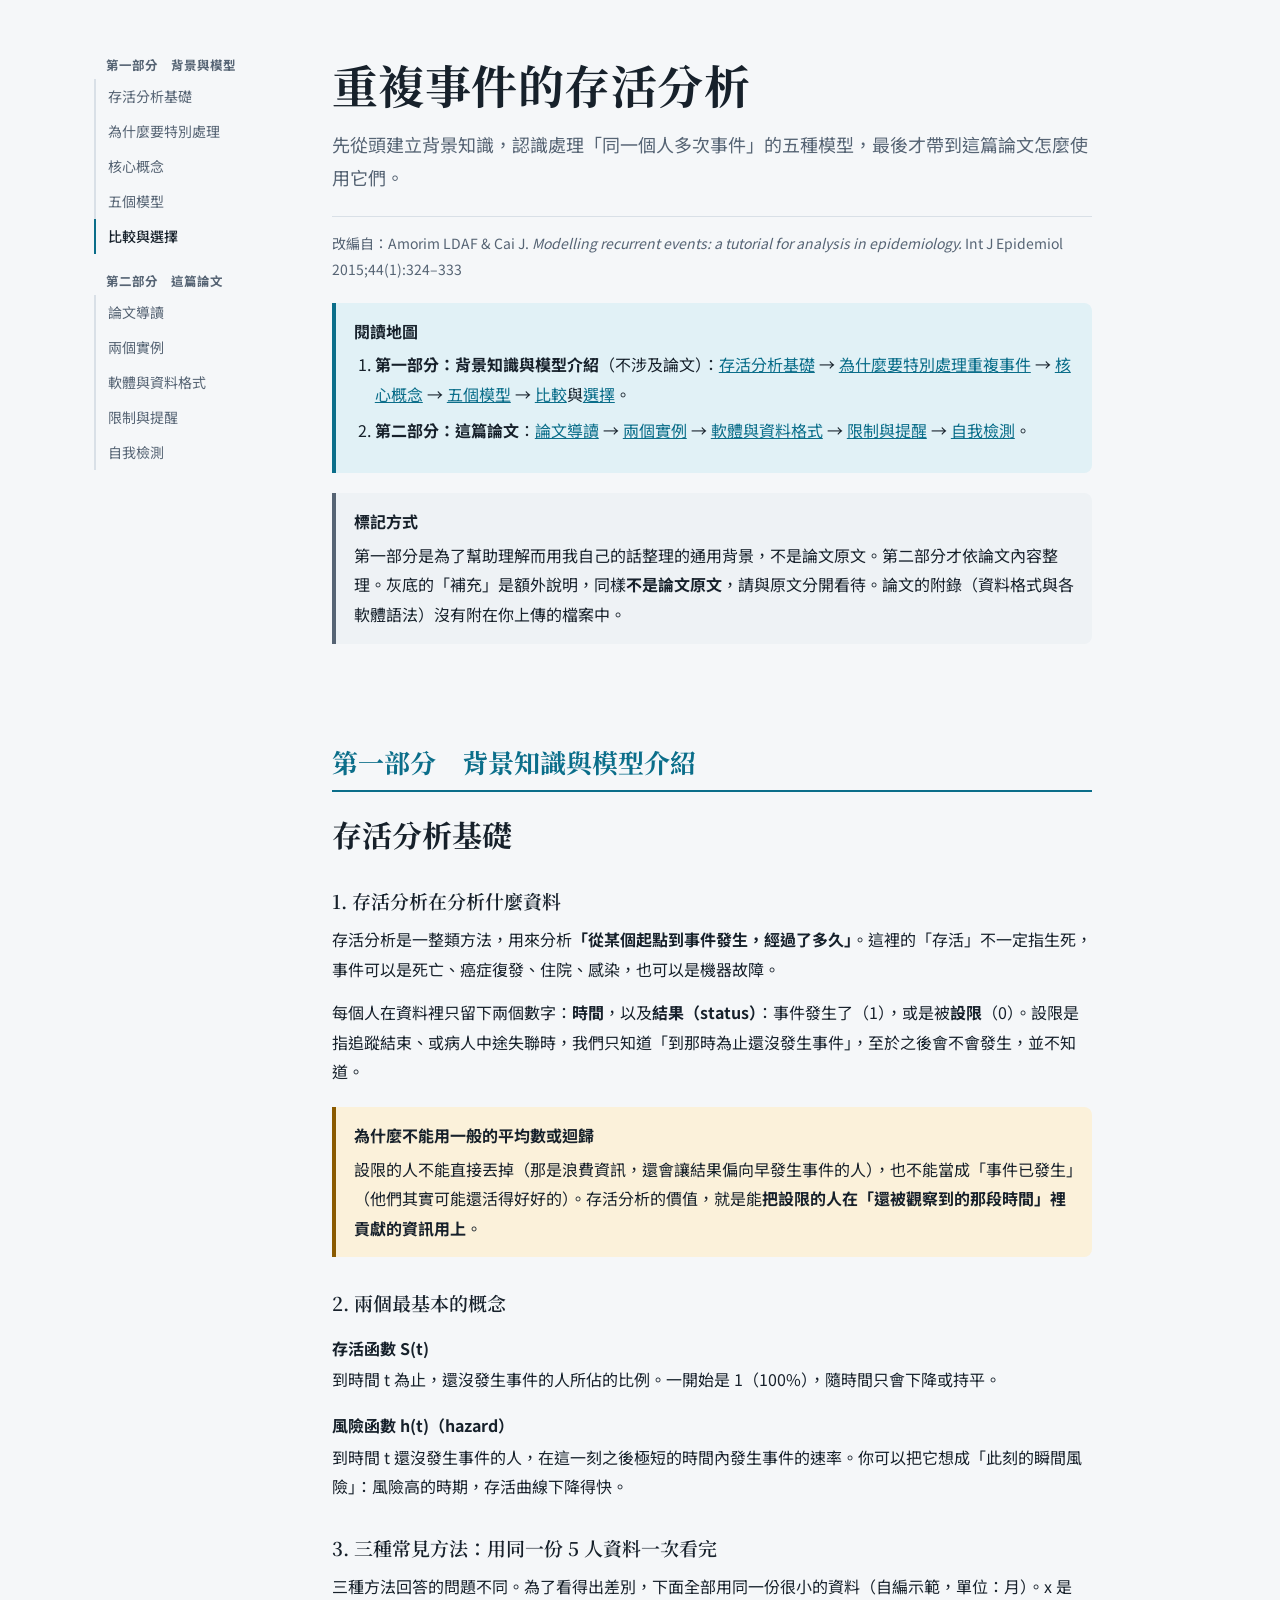
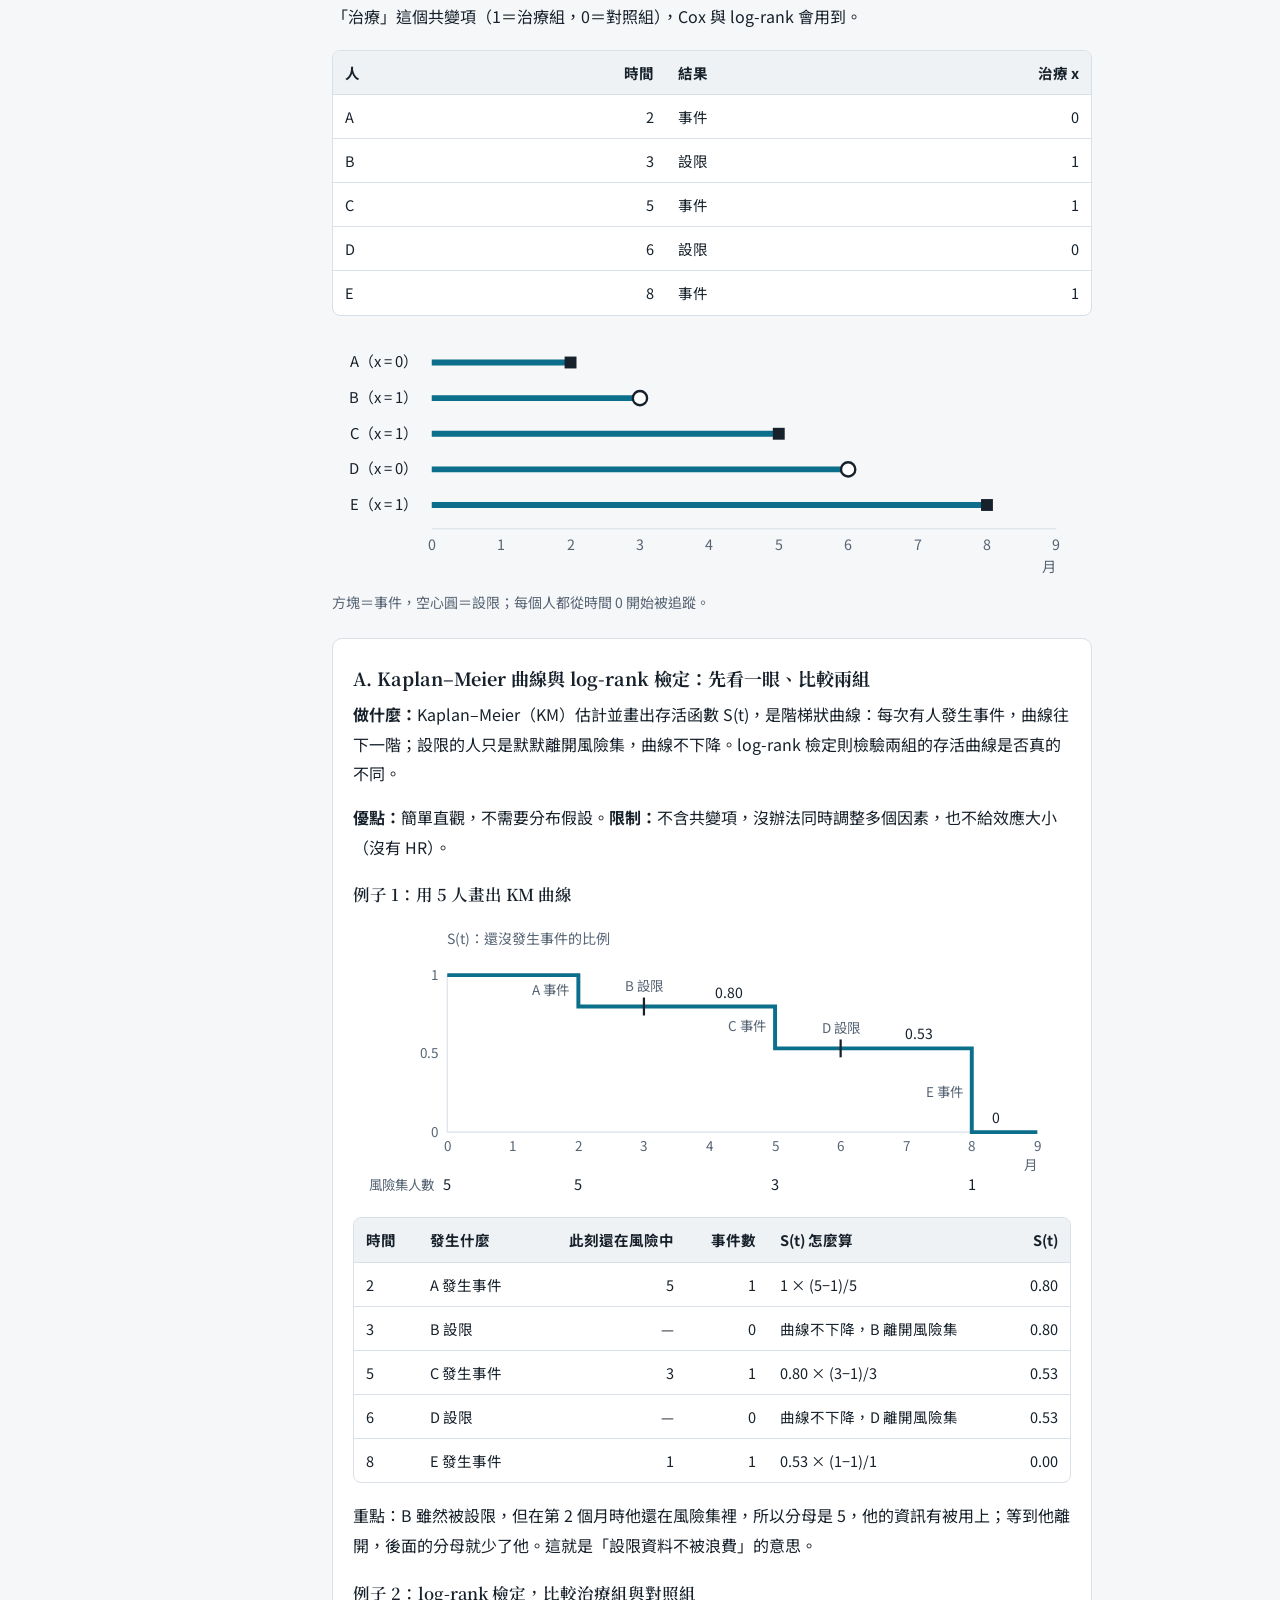
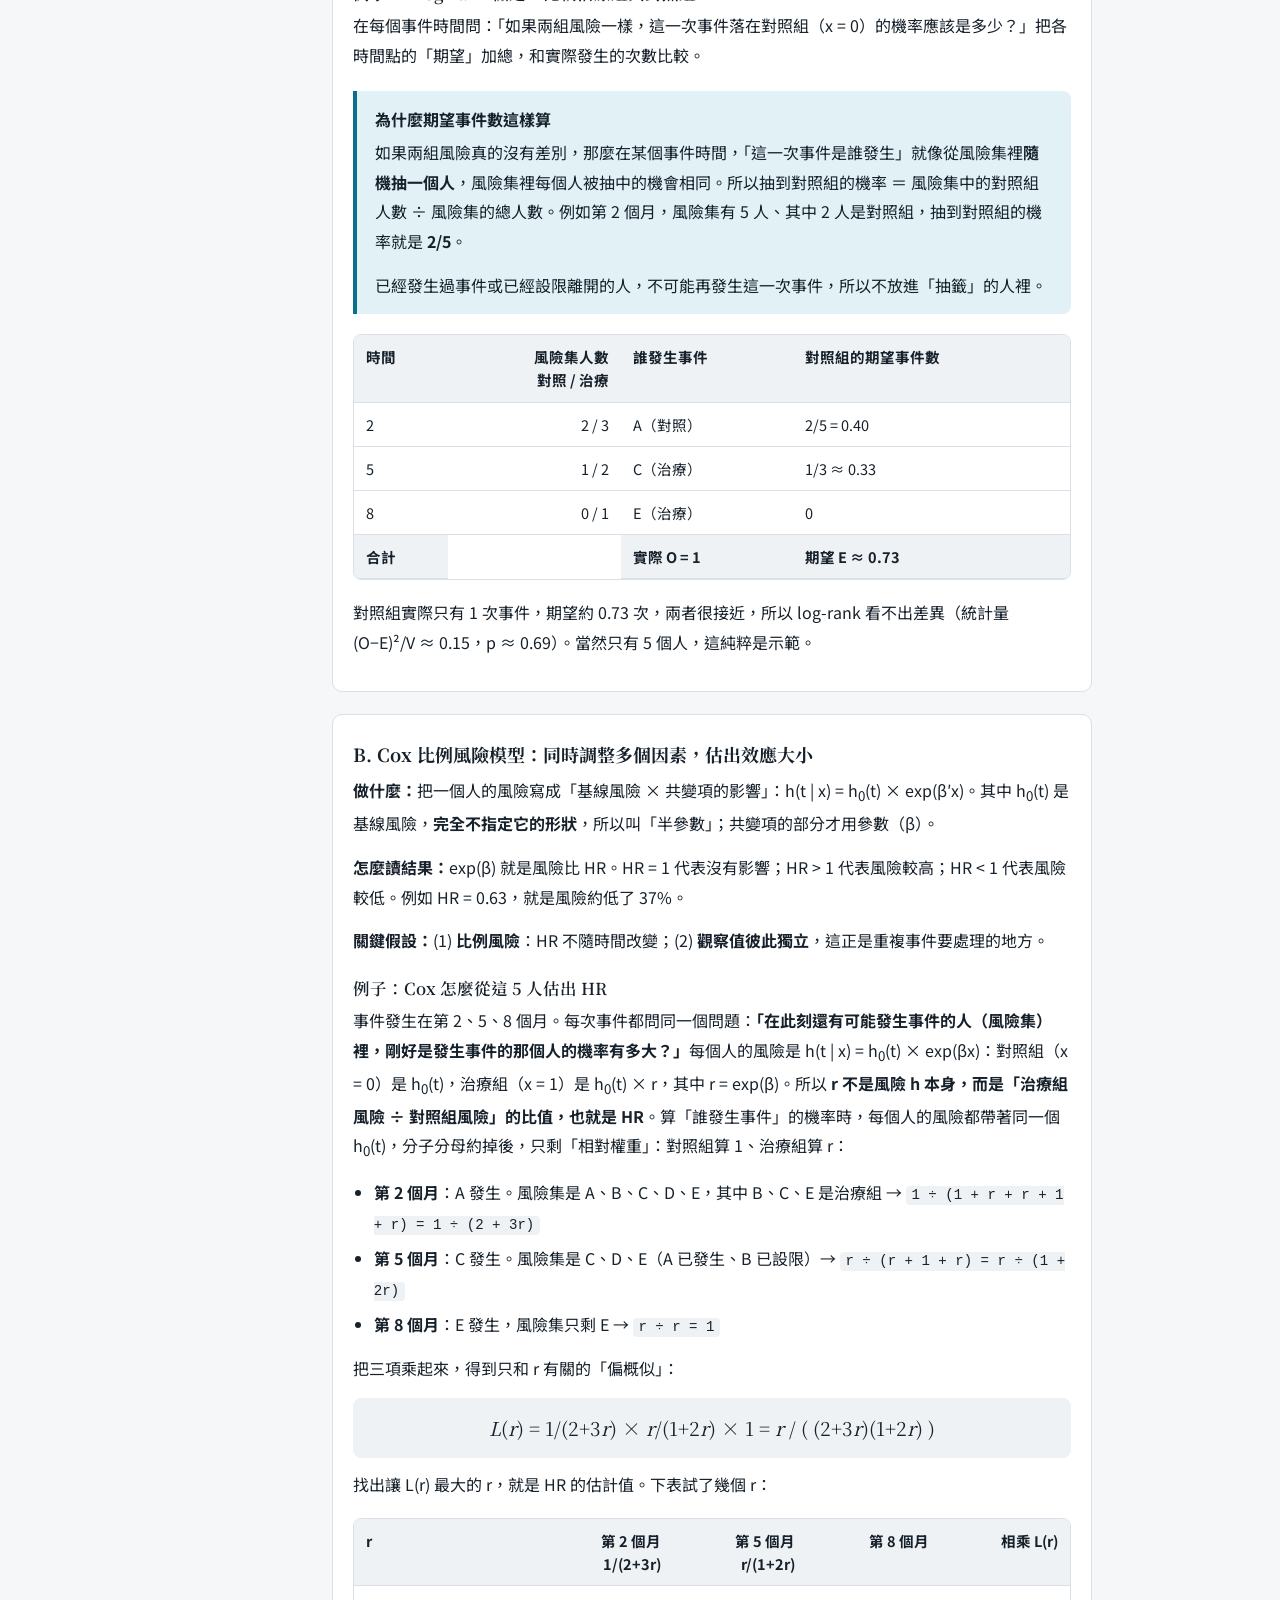
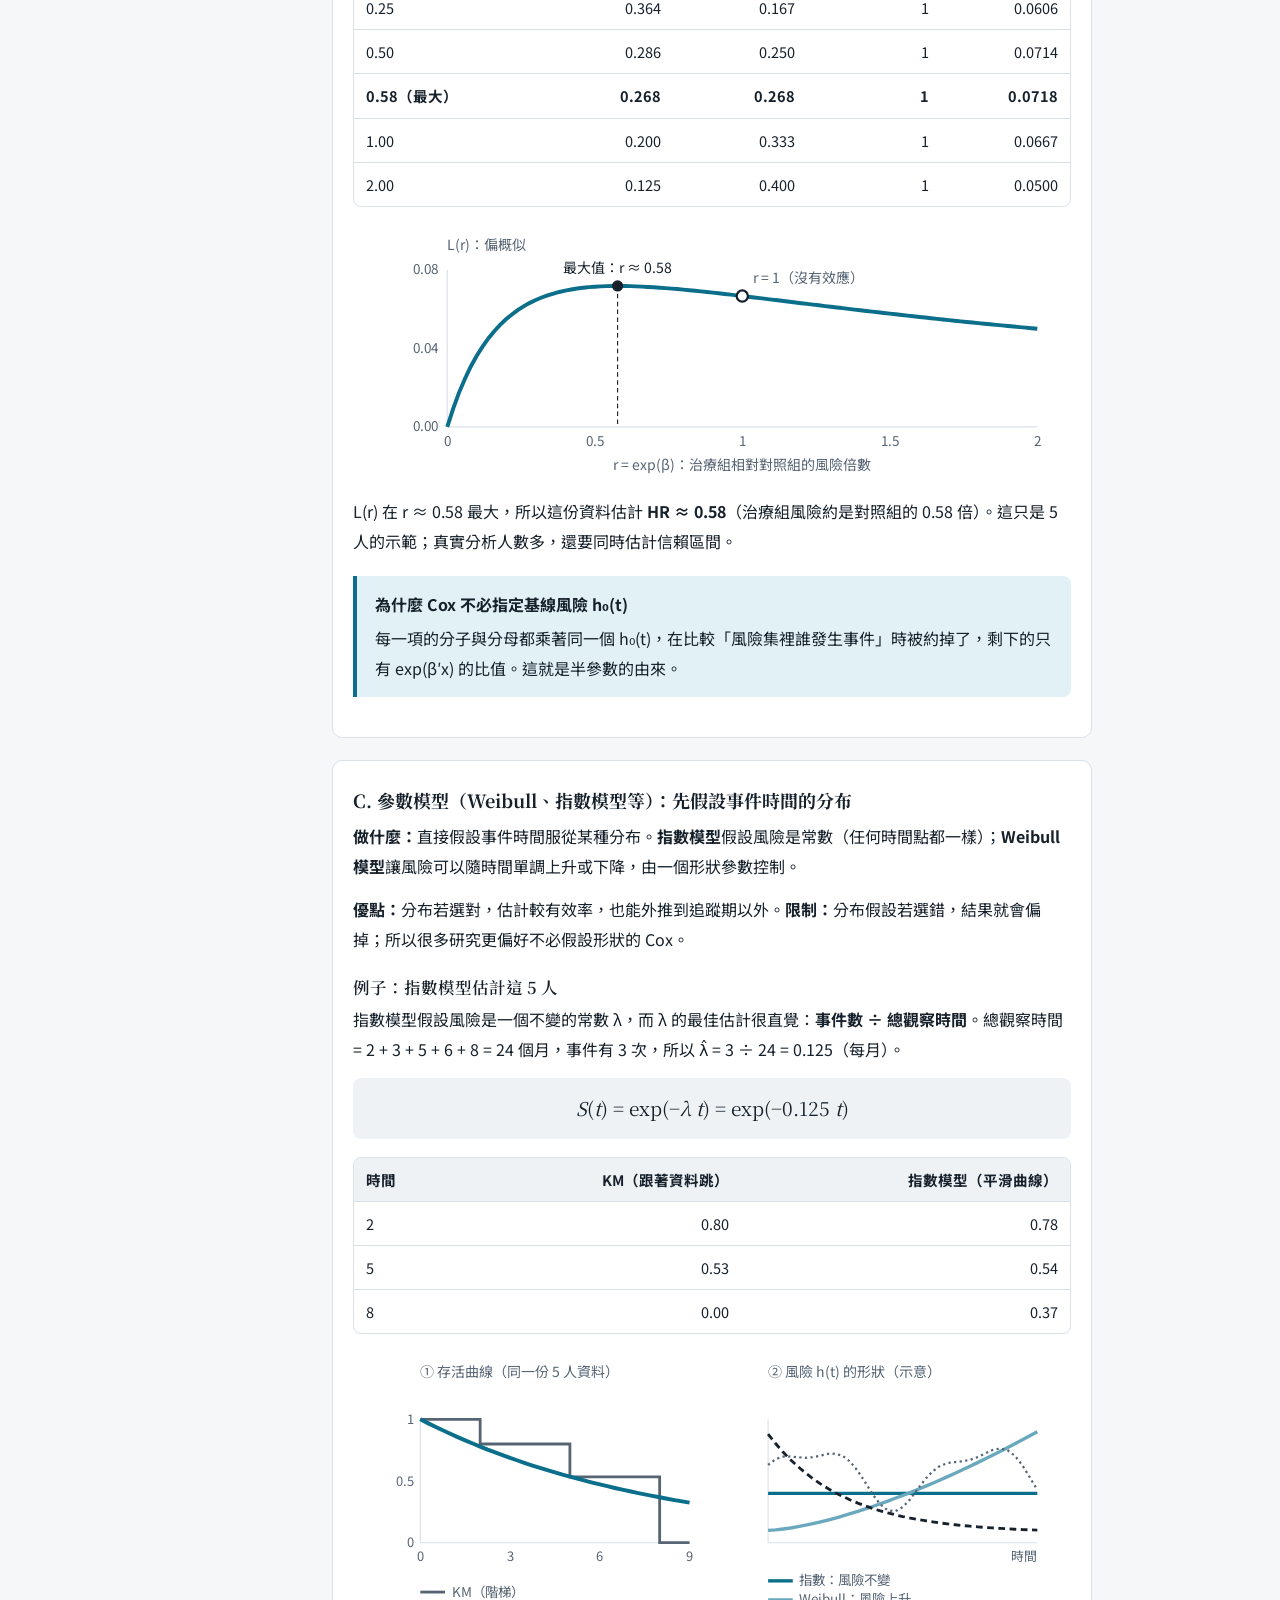
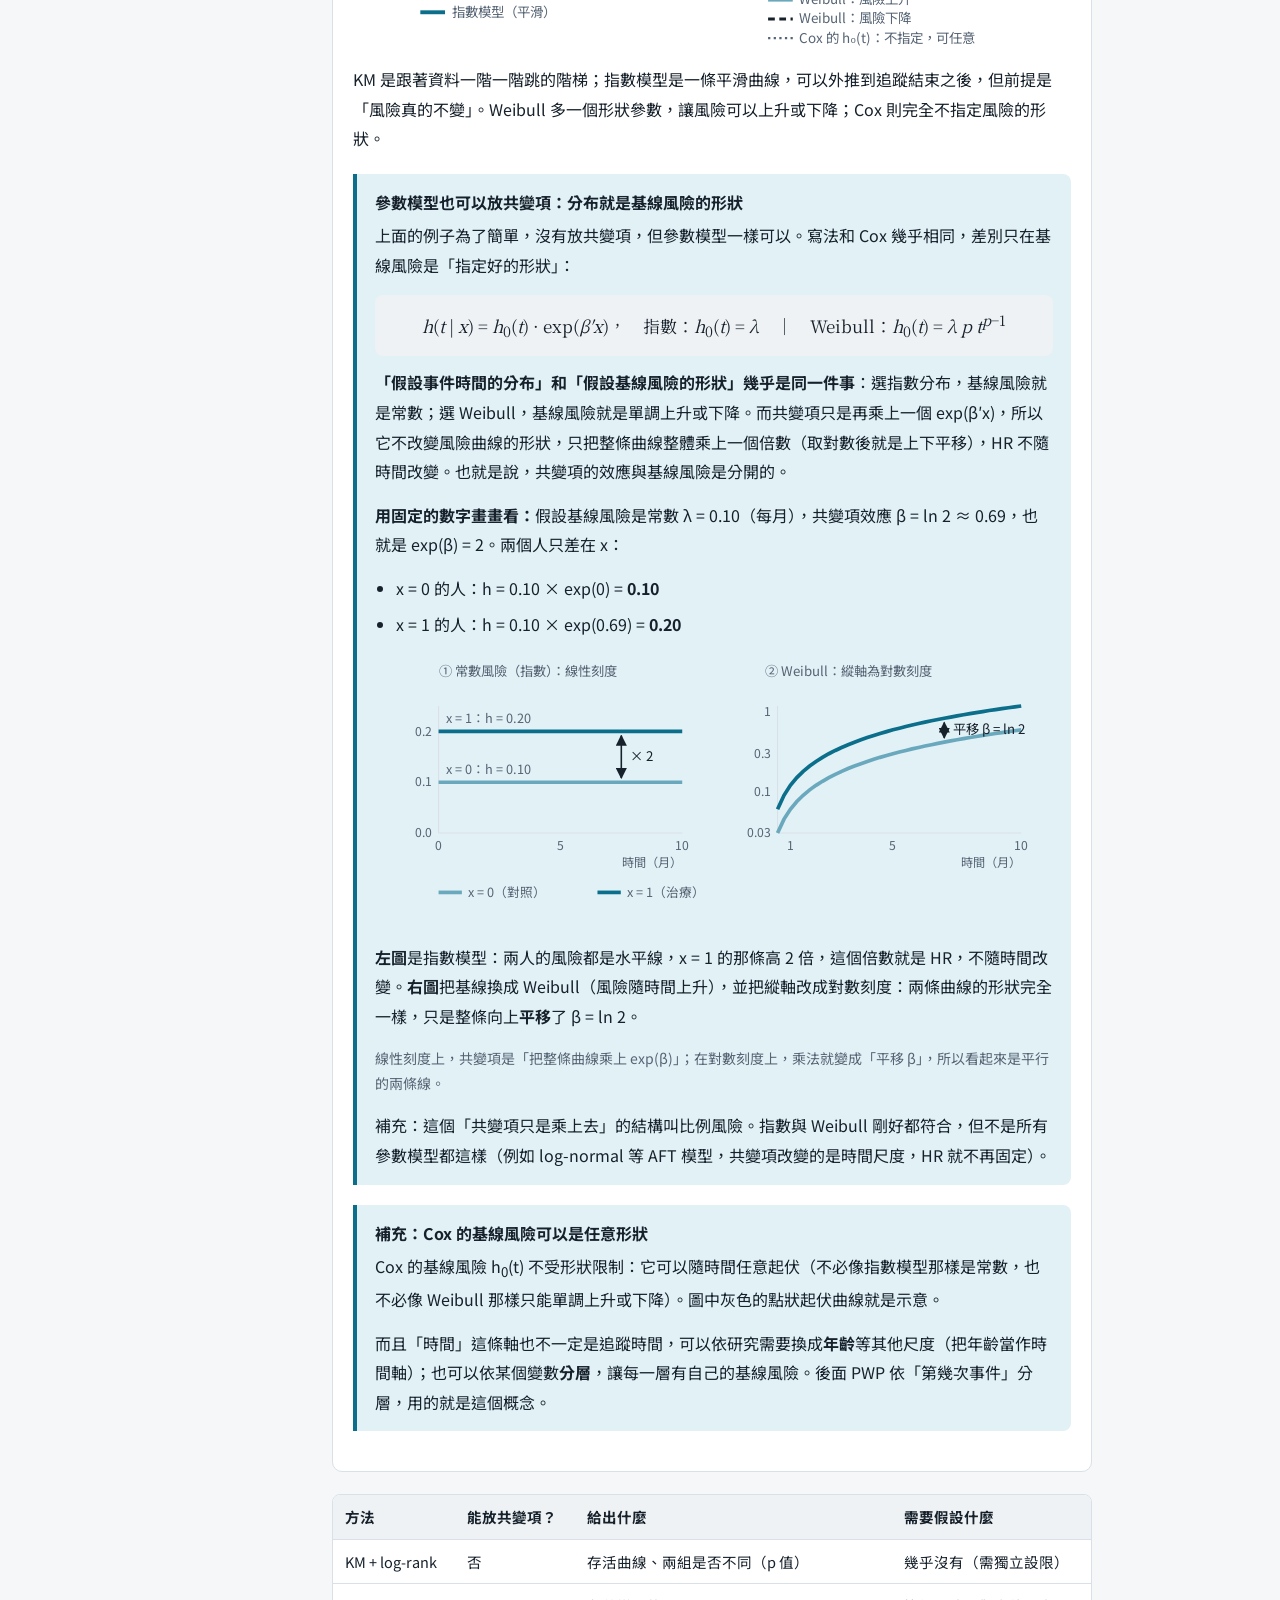
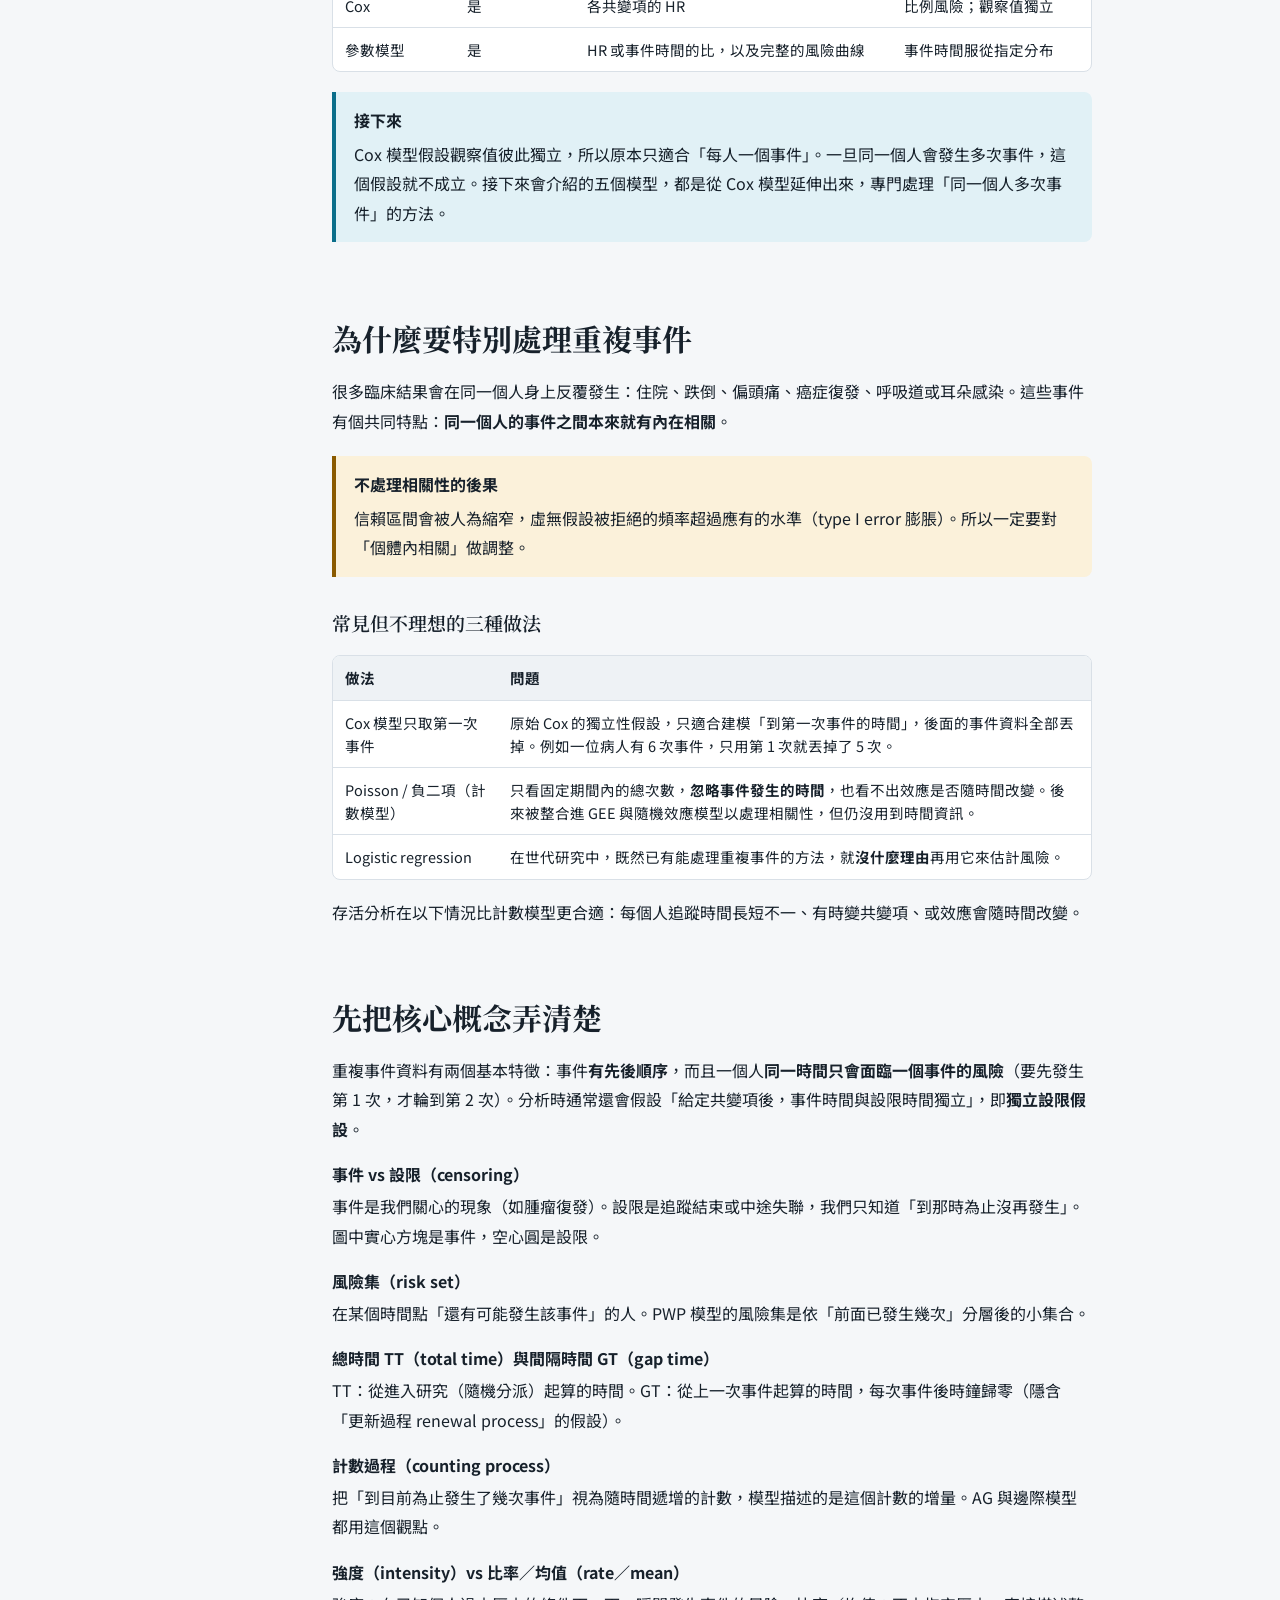
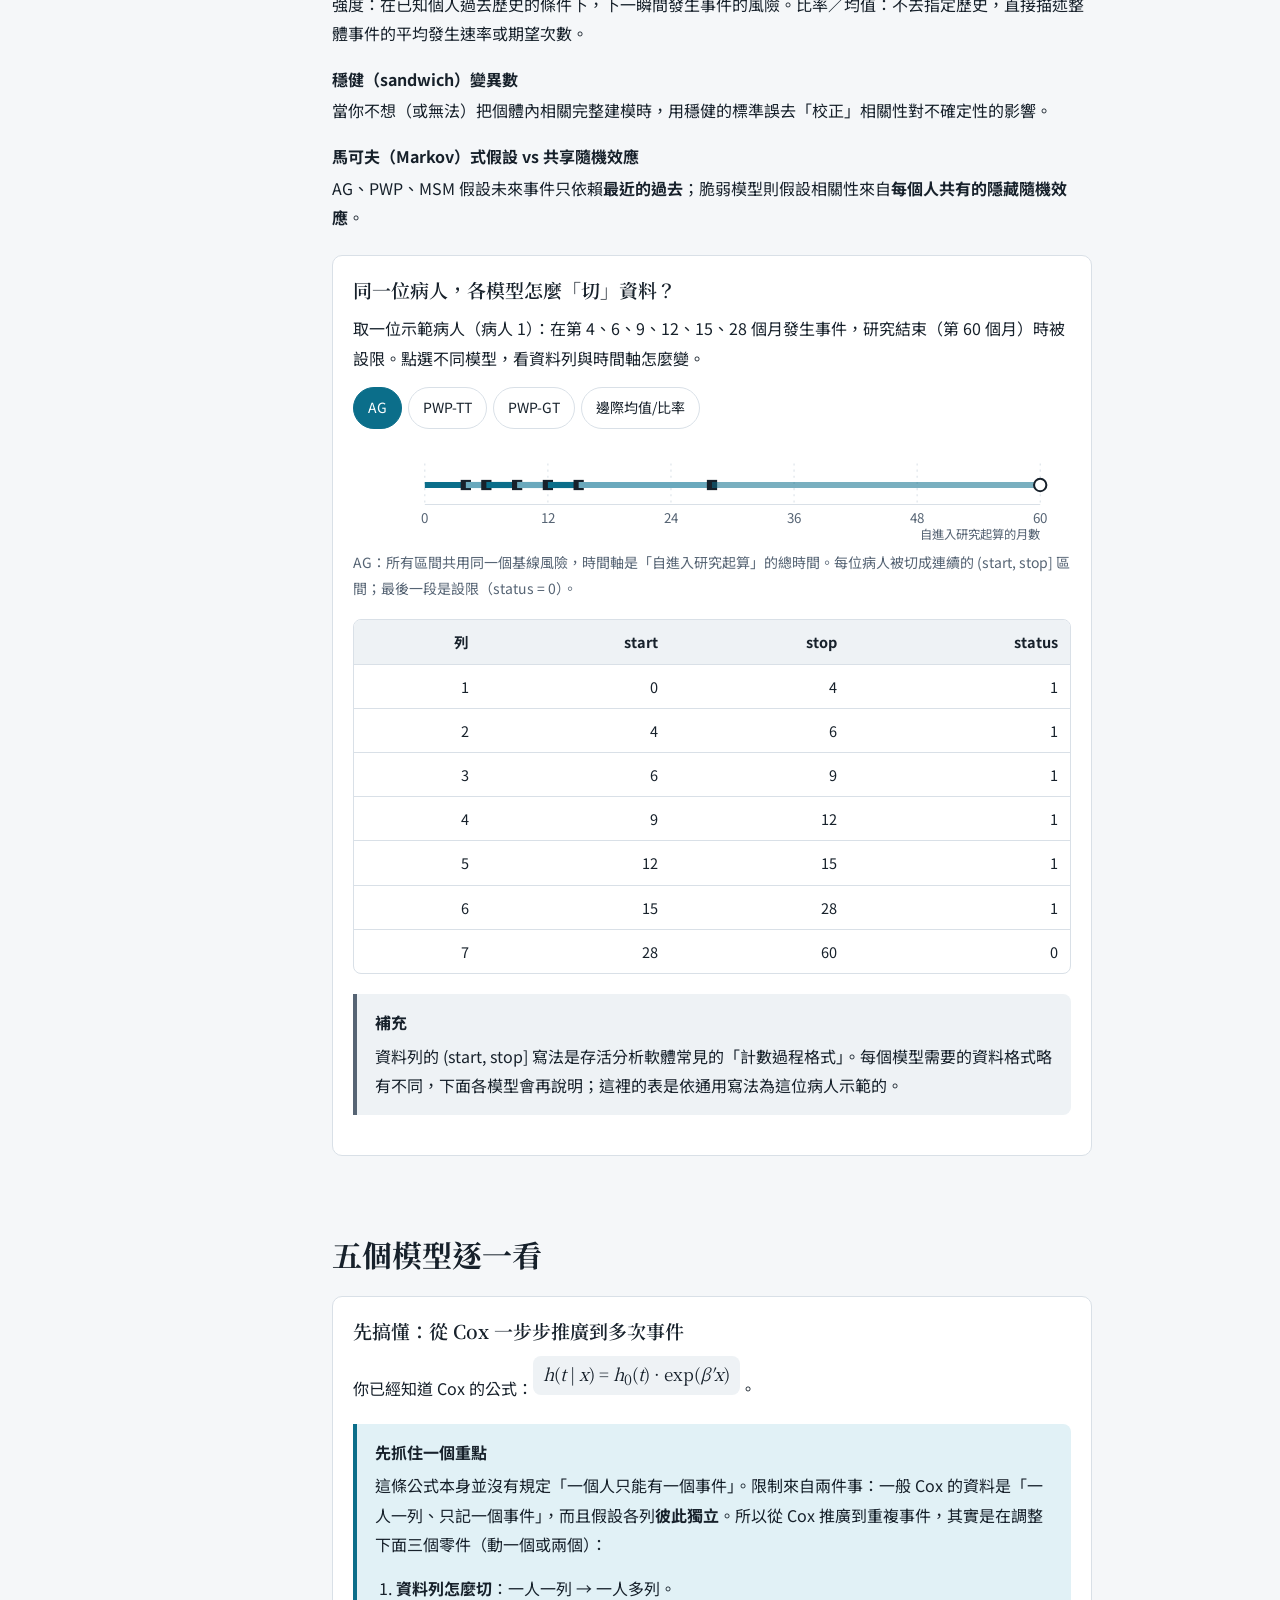
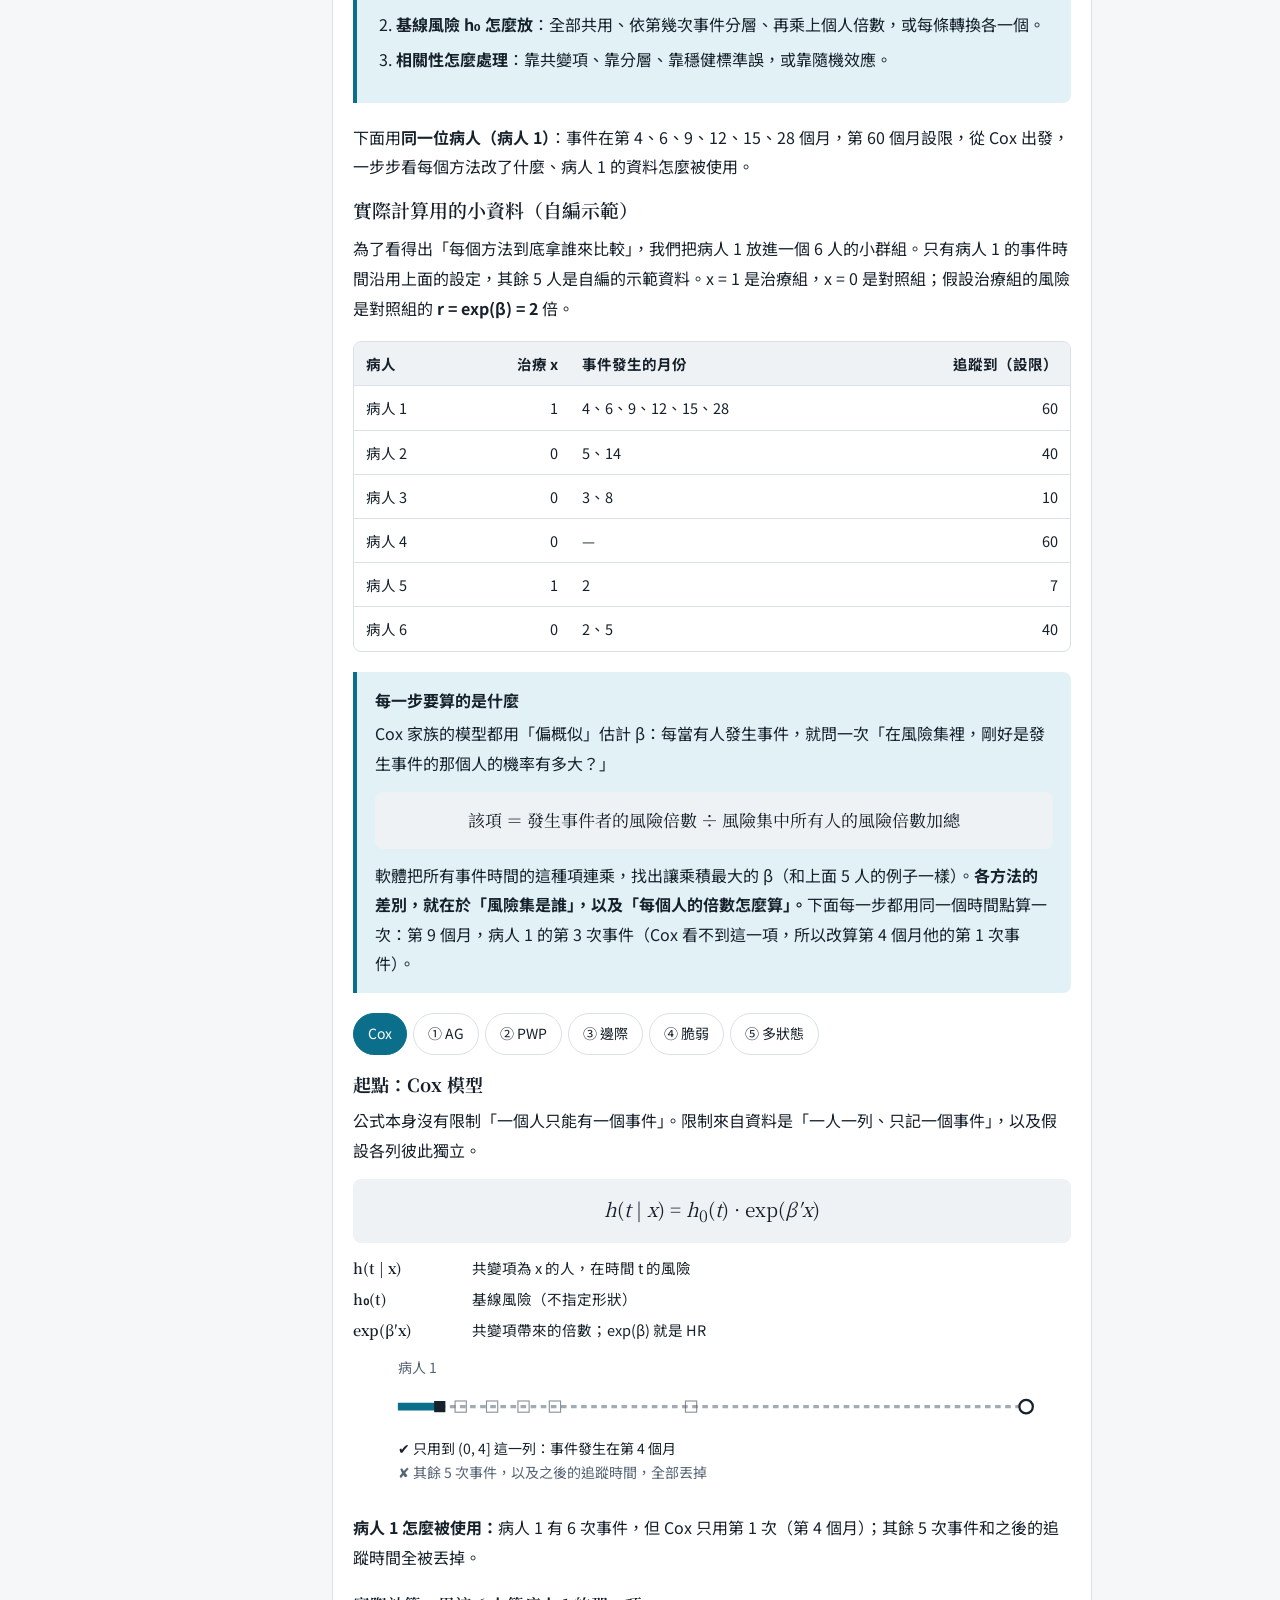
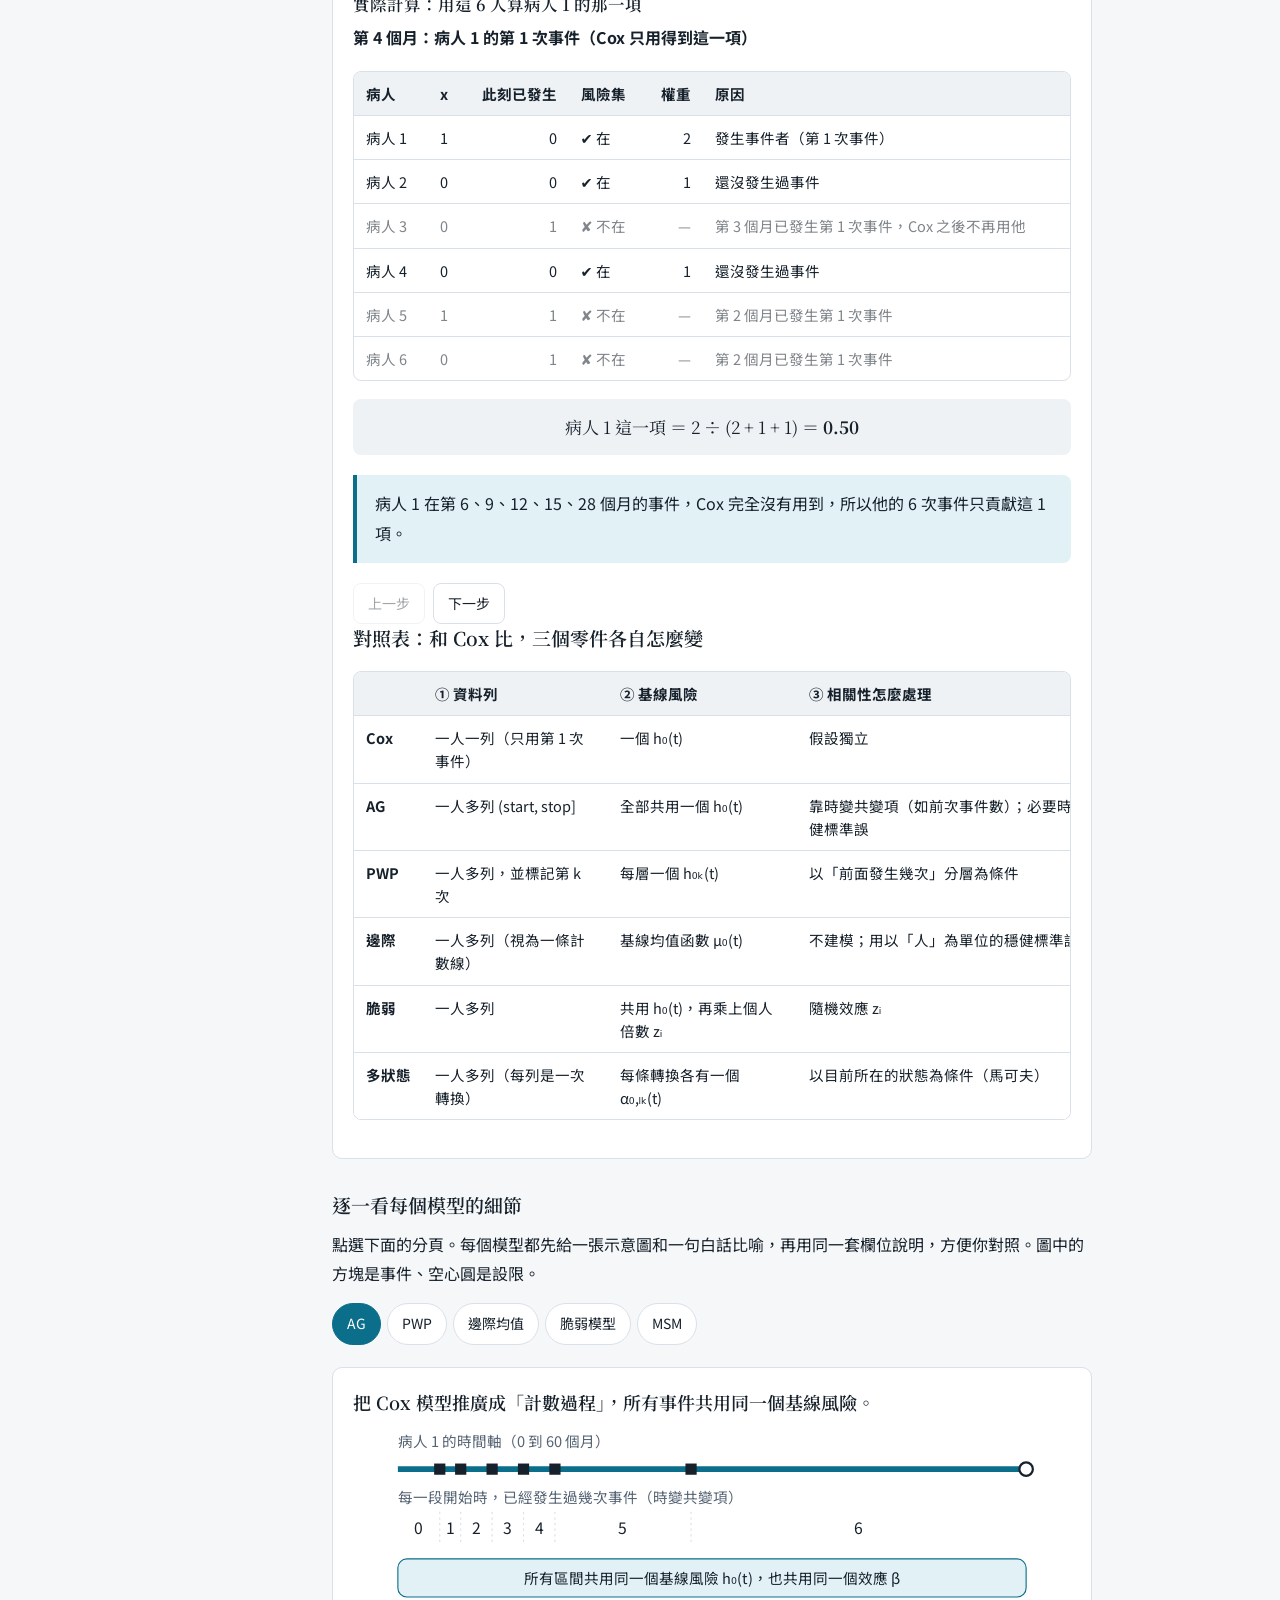
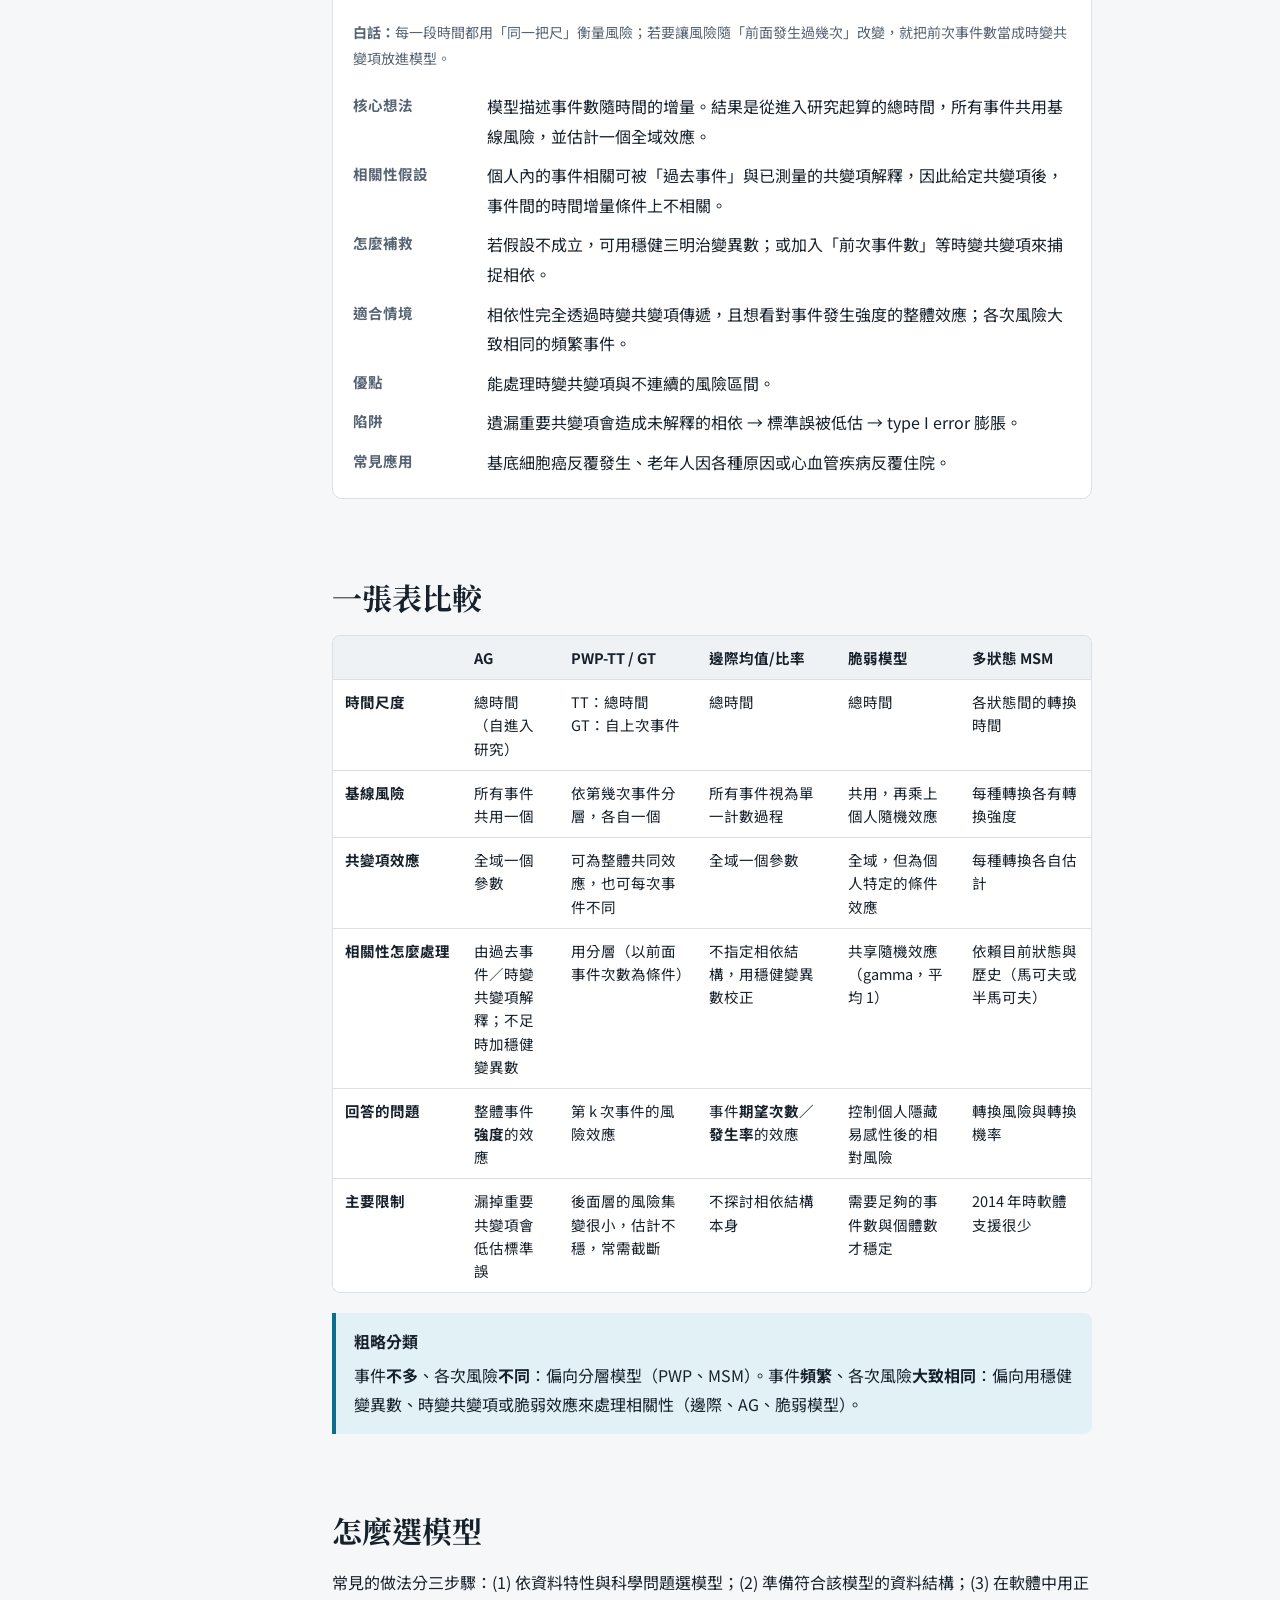
<file: 90-Meta/Html/Survival analysis-repeated measurement.html>
<!DOCTYPE html>
<html lang="zh-Hant">
<head>
<meta charset="utf-8">
<meta name="viewport" content="width=device-width, initial-scale=1, viewport-fit=cover">
<title>重複事件分析講義：五種模型怎麼理解、怎麼選</title>
<link rel="preconnect" href="https://fonts.googleapis.com">
<link rel="preconnect" href="https://fonts.gstatic.com" crossorigin>
<link href="https://fonts.googleapis.com/css2?family=Noto+Sans+TC:wght@400;500;700&family=Noto+Serif+TC:wght@600;700&display=swap" rel="stylesheet">
<style>
:root{
  color-scheme: light;
  --bg:#f5f7f9; --surface:#ffffff; --ink:#17212b; --muted:#566474; --line:#d9e0e7;
  --accent:#0b6e8a; --accent-soft:#e1f1f6; --amber:#8a5a00; --amber-soft:#fbf1da;
  --seg-a:#0b6e8a; --seg-b:#6aa9bd; --sig:#0b6e8a; --code-bg:#eef2f5;
  --serif:"Noto Serif TC","Songti TC","PMingLiU",serif;
  --sans:"Noto Sans TC","PingFang TC","Microsoft JhengHei",system-ui,sans-serif;
  box-sizing:border-box;
  padding-top:env(safe-area-inset-top,0px);
  padding-bottom:env(safe-area-inset-bottom,0px);
}
@media (prefers-color-scheme: dark){
  :root:not([data-theme="light"]){
    color-scheme: dark;
    --bg:#0f161d; --surface:#17212b; --ink:#e6edf3; --muted:#9aa9b8; --line:#2a3744;
    --accent:#5cc3de; --accent-soft:#12303a; --amber:#e6b94a; --amber-soft:#2b2410;
    --seg-a:#5cc3de; --seg-b:#2f7d93; --sig:#5cc3de; --code-bg:#1d2a35;
  }
}
:root[data-theme="dark"]{
  color-scheme: dark;
  --bg:#0f161d; --surface:#17212b; --ink:#e6edf3; --muted:#9aa9b8; --line:#2a3744;
  --accent:#5cc3de; --accent-soft:#12303a; --amber:#e6b94a; --amber-soft:#2b2410;
  --seg-a:#5cc3de; --seg-b:#2f7d93; --sig:#5cc3de; --code-bg:#1d2a35;
}
*,*::before,*::after{box-sizing:inherit}
html{scroll-padding-top:calc(env(safe-area-inset-top,0px) + 70px);scroll-behavior:smooth}
@media (prefers-reduced-motion: reduce){html{scroll-behavior:auto}}
body{margin:0;background:var(--bg);color:var(--ink);font:16px/1.85 var(--sans);-webkit-text-size-adjust:100%}
a{color:var(--accent)}
:focus-visible{outline:2px solid var(--accent);outline-offset:2px}

.shell{max-width:1140px;margin:0 auto;display:grid;grid-template-columns:190px minmax(0,1fr);gap:48px;padding:0 24px}
nav.toc{position:sticky;top:24px;align-self:start;padding:32px 0;font-size:14px;line-height:1.5}
nav.toc a{display:block;padding:7px 0 7px 12px;color:var(--muted);text-decoration:none;border-left:2px solid var(--line)}
nav.toc a:hover{color:var(--ink)}
nav.toc a.on{color:var(--ink);border-left-color:var(--accent);font-weight:500}
main{min-width:0;max-width:760px;padding-bottom:96px}

header.hero{padding:56px 0 24px}
header.hero h1{font:700 clamp(30px,5vw,46px)/1.25 var(--serif);margin:0 0 14px;letter-spacing:.01em}
header.hero p.sub{font-size:18px;color:var(--muted);margin:0 0 22px}
.meta{font-size:14px;color:var(--muted);border-top:1px solid var(--line);padding-top:14px}

section{padding-top:56px}
h2{font:700 clamp(23px,3.4vw,30px)/1.35 var(--serif);margin:0 0 18px}
h3{font:600 19px/1.5 var(--serif);margin:32px 0 10px}
p{margin:0 0 14px}
ul,ol{padding-left:1.3em;margin:0 0 14px}
li{margin-bottom:6px}
strong{font-weight:700}
code,.mono{font-family:ui-monospace,SFMono-Regular,Menlo,Consolas,monospace;font-size:.88em;background:var(--code-bg);padding:.1em .4em;border-radius:4px}

.box{border-left:4px solid var(--accent);background:var(--accent-soft);padding:14px 18px;border-radius:0 8px 8px 0;margin:20px 0}
.box.warn{border-left-color:var(--amber);background:var(--amber-soft)}
.box.extra{border-left-color:var(--muted);background:var(--code-bg)}
.box b.t{display:block;margin-bottom:4px}
.box p:last-child,.box ul:last-child{margin-bottom:0}

.tablewrap{overflow-x:auto;margin:18px 0;border:1px solid var(--line);border-radius:8px;background:var(--surface)}
table{border-collapse:collapse;width:100%;font-size:14.5px;line-height:1.6}
th,td{padding:10px 12px;text-align:left;vertical-align:top;border-bottom:1px solid var(--line)}
th{font-weight:700;background:var(--code-bg);white-space:nowrap}
tr:last-child td{border-bottom:0}
td.num,th.num{text-align:right;font-variant-numeric:tabular-nums;white-space:nowrap}
.tablewrap.cmp table{min-width:760px}
.tablewrap.cmp td:first-child{font-weight:700;white-space:nowrap}

.panel{background:var(--surface);border:1px solid var(--line);border-radius:10px;padding:20px;margin:22px 0}
.panel h3{margin-top:0}

.seg{display:flex;flex-wrap:wrap;gap:6px;margin:0 0 16px}
.seg button{font:inherit;font-size:14px;padding:7px 14px;border-radius:999px;border:1px solid var(--line);background:var(--surface);color:var(--ink);cursor:pointer}
.seg button[aria-selected="true"],.seg button[aria-pressed="true"]{background:var(--accent);border-color:var(--accent);color:#fff}
@media (prefers-color-scheme: dark){:root:not([data-theme="light"]) .seg button[aria-selected="true"],:root:not([data-theme="light"]) .seg button[aria-pressed="true"]{color:#06222b}}
:root[data-theme="dark"] .seg button[aria-selected="true"],:root[data-theme="dark"] .seg button[aria-pressed="true"]{color:#06222b}

select{font:inherit;font-size:14px;padding:7px 10px;border-radius:8px;border:1px solid var(--line);background:var(--surface);color:var(--ink);max-width:100%}
label.sel{font-size:14px;color:var(--muted);margin-right:10px;display:inline-block;margin-bottom:8px}

svg{display:block;max-width:100%;height:auto}
svg text{font-family:var(--sans);fill:var(--muted)}
.axis{stroke:var(--line)}
.caption{font-size:14px;color:var(--muted);margin-top:10px}

.grid2{display:grid;grid-template-columns:1fr 1fr;gap:14px;margin:16px 0}
.card{background:var(--surface);border:1px solid var(--line);border-radius:10px;padding:14px 16px}
.card b{display:block;margin-bottom:4px}
.card p{font-size:14.5px;line-height:1.7;margin:0}
dl.terms{margin:0}
dl.terms dt{font-weight:700;margin-top:16px}
dl.terms dd{margin:2px 0 0;color:var(--ink)}

.mdl dl{display:grid;grid-template-columns:7.5em 1fr;gap:10px 14px;margin:0}
.mdl dt{font-weight:700;color:var(--muted);font-size:14.5px}
.mdl dd{margin:0}
.tagline{font:600 18px/1.6 var(--serif);margin:0 0 14px}

details{background:var(--surface);border:1px solid var(--line);border-radius:8px;margin:10px 0;padding:0 16px}
summary{cursor:pointer;padding:12px 0;font-weight:500}
details[open] summary{border-bottom:1px solid var(--line);margin-bottom:10px}
details p{font-size:15px}

.result{margin-top:14px;padding:16px;border-radius:8px;background:var(--accent-soft);border:1px solid var(--line)}
.result h4{margin:0 0 6px;font:700 18px/1.5 var(--serif)}
.result p{margin-bottom:8px;font-size:15px}
.result p:last-child{margin-bottom:0}

pre{background:var(--code-bg);padding:14px 16px;border-radius:8px;overflow-x:auto;font-size:13px;line-height:1.65;margin:12px 0}
pre code{background:none;padding:0}

footer{margin-top:64px;padding-top:18px;border-top:1px solid var(--line);font-size:13.5px;color:var(--muted)}

@media (max-width:880px){
  .shell{display:block;padding:0 18px}
  nav.toc{position:sticky;top:env(safe-area-inset-top,0px);z-index:10;display:flex;gap:4px;overflow-x:auto;background:var(--bg);padding:8px 18px;margin:0 -18px;border-bottom:1px solid var(--line);white-space:nowrap}
  nav.toc a{border-left:0;border-bottom:2px solid transparent;padding:6px 10px}
  nav.toc a.on{border-bottom-color:var(--accent)}
  header.hero{padding-top:32px}
  .grid2{grid-template-columns:1fr}
  .mdl dl{grid-template-columns:1fr;gap:2px}
  .mdl dd{margin-bottom:10px}
}

.formula{font:400 19px/1.9 var(--serif);background:var(--code-bg);border-radius:8px;padding:12px 16px;margin:12px 0;overflow-x:auto;text-align:center}
.formula i{font-style:italic}
.stT{font:700 18px/1.5 var(--serif);margin:6px 0 8px}
ul.stL{list-style:none;padding:0;margin:8px 0 6px;font-size:14.5px}
ul.stL li{display:grid;grid-template-columns:7.5em 1fr;gap:10px;margin-bottom:4px}
ul.stL b{font-family:var(--serif);font-weight:600}
.navbtns{display:flex;gap:8px;margin-top:10px}
.navbtns button{font:inherit;font-size:14px;padding:7px 14px;border-radius:8px;border:1px solid var(--line);background:var(--surface);color:var(--ink);cursor:pointer}
.navbtns button:disabled{opacity:.4;cursor:default}
@media (max-width:880px){ul.stL li{grid-template-columns:1fr;gap:0}}

.part{font:700 clamp(20px,3vw,26px)/1.4 var(--serif);color:var(--accent);padding:0 0 10px;margin-bottom:22px;border-bottom:2px solid var(--accent)}
nav.toc .grp{display:block;font-size:12.5px;color:var(--muted);margin:18px 0 4px;padding-left:12px;font-weight:700}
nav.toc .grp:first-child{margin-top:0}
@media (max-width:880px){nav.toc .grp{display:inline-block;margin:0 4px;padding:6px 8px;border-left:2px solid var(--line);align-self:center}nav.toc .grp:first-child{border-left:0}}

.panel h4,.calcT{font:600 16.5px/1.5 var(--serif);margin:20px 0 6px}
.calc table{min-width:660px}
.calc tr.no td{opacity:.55}
.calc td:nth-child(4){white-space:nowrap}
</style>
</head>
<body>
<div class="shell">

<nav class="toc" aria-label="章節">
  <span class="grp">第一部分　背景與模型</span>
  <a href="#basics">存活分析基礎</a>
  <a href="#why">為什麼要特別處理</a>
  <a href="#concepts">核心概念</a>
  <a href="#models">五個模型</a>
  <a href="#compare">比較與選擇</a>
  <span class="grp">第二部分　這篇論文</span>
  <a href="#paper">論文導讀</a>
  <a href="#cases">兩個實例</a>
  <a href="#software">軟體與資料格式</a>
  <a href="#cautions">限制與提醒</a>
  <a href="#quiz">自我檢測</a>
</nav>

<main>
<header class="hero">
  <h1>重複事件的存活分析</h1>
  <p class="sub">先從頭建立背景知識，認識處理「同一個人多次事件」的五種模型，最後才帶到這篇論文怎麼使用它們。</p>
  <div class="meta">改編自：Amorim LDAF &amp; Cai J. <i>Modelling recurrent events: a tutorial for analysis in epidemiology.</i> Int J Epidemiol 2015;44(1):324–333</div>

  <div class="box">
    <b class="t">閱讀地圖</b>
    <ol>
      <li><strong>第一部分：背景知識與模型介紹</strong>（不涉及論文）：<a href="#basics">存活分析基礎</a> → <a href="#why">為什麼要特別處理重複事件</a> → <a href="#concepts">核心概念</a> → <a href="#models">五個模型</a> → <a href="#compare">比較</a>與<a href="#choose">選擇</a>。</li>
      <li><strong>第二部分：這篇論文</strong>：<a href="#paper">論文導讀</a> → <a href="#cases">兩個實例</a> → <a href="#software">軟體與資料格式</a> → <a href="#cautions">限制與提醒</a> → <a href="#quiz">自我檢測</a>。</li>
    </ol>
  </div>
  <div class="box extra">
    <b class="t">標記方式</b>
    <p>第一部分是為了幫助理解而用我自己的話整理的通用背景，不是論文原文。第二部分才依論文內容整理。灰底的「補充」是額外說明，同樣<strong>不是論文原文</strong>，請與原文分開看待。論文的附錄（資料格式與各軟體語法）沒有附在你上傳的檔案中。</p>
  </div>
</header>

<section id="basics">
  <div class="part">第一部分　背景知識與模型介紹</div>
  <h2>存活分析基礎</h2>


    <h3>1. 存活分析在分析什麼資料</h3>
    <p>存活分析是一整類方法，用來分析<strong>「從某個起點到事件發生，經過了多久」</strong>。這裡的「存活」不一定指生死，事件可以是死亡、癌症復發、住院、感染，也可以是機器故障。</p>
    <p>每個人在資料裡只留下兩個數字：<strong>時間</strong>，以及<strong>結果（status）</strong>：事件發生了（1），或是被<strong>設限</strong>（0）。設限是指追蹤結束、或病人中途失聯時，我們只知道「到那時為止還沒發生事件」，至於之後會不會發生，並不知道。</p>
    <div class="box warn">
      <b class="t">為什麼不能用一般的平均數或迴歸</b>
      <p>設限的人不能直接丟掉（那是浪費資訊，還會讓結果偏向早發生事件的人），也不能當成「事件已發生」（他們其實可能還活得好好的）。存活分析的價值，就是能<strong>把設限的人在「還被觀察到的那段時間」裡貢獻的資訊用上</strong>。</p>
    </div>

    <h3>2. 兩個最基本的概念</h3>
    <dl class="terms">
      <dt>存活函數 S(t)</dt>
      <dd>到時間 t 為止，還沒發生事件的人所佔的比例。一開始是 1（100%），隨時間只會下降或持平。</dd>
      <dt>風險函數 h(t)（hazard）</dt>
      <dd>到時間 t 還沒發生事件的人，在這一刻之後極短的時間內發生事件的速率。你可以把它想成「此刻的瞬間風險」：風險高的時期，存活曲線下降得快。</dd>
    </dl>

    <h3>3. 三種常見方法：用同一份 5 人資料一次看完</h3>
    <p>三種方法回答的問題不同。為了看得出差別，下面全部用同一份很小的資料（自編示範，單位：月）。x 是「治療」這個共變項（1＝治療組，0＝對照組），Cox 與 log-rank 會用到。</p>
    <div class="tablewrap">
      <table>
        <thead><tr><th>人</th><th class="num">時間</th><th>結果</th><th class="num">治療 x</th></tr></thead>
        <tbody>
          <tr><td>A</td><td class="num">2</td><td>事件</td><td class="num">0</td></tr>
          <tr><td>B</td><td class="num">3</td><td>設限</td><td class="num">1</td></tr>
          <tr><td>C</td><td class="num">5</td><td>事件</td><td class="num">1</td></tr>
          <tr><td>D</td><td class="num">6</td><td>設限</td><td class="num">0</td></tr>
          <tr><td>E</td><td class="num">8</td><td>事件</td><td class="num">1</td></tr>
        </tbody>
      </table>
    </div>
    <div id="figData"></div>
    <p class="caption">方塊＝事件，空心圓＝設限；每個人都從時間 0 開始被追蹤。</p>

    <div class="panel">
      <div class="stT">A. Kaplan–Meier 曲線與 log-rank 檢定：先看一眼、比較兩組</div>
      <p><strong>做什麼：</strong>Kaplan–Meier（KM）估計並畫出存活函數 S(t)，是階梯狀曲線：每次有人發生事件，曲線往下一階；設限的人只是默默離開風險集，曲線不下降。log-rank 檢定則檢驗兩組的存活曲線是否真的不同。</p>
      <p><strong>優點：</strong>簡單直觀，不需要分布假設。<strong>限制：</strong>不含共變項，沒辦法同時調整多個因素，也不給效應大小（沒有 HR）。</p>

      <h4>例子 1：用 5 人畫出 KM 曲線</h4>
      <div id="figKM"></div>
      <div class="tablewrap">
        <table>
          <thead><tr><th>時間</th><th>發生什麼</th><th class="num">此刻還在風險中</th><th class="num">事件數</th><th>S(t) 怎麼算</th><th class="num">S(t)</th></tr></thead>
          <tbody>
            <tr><td>2</td><td>A 發生事件</td><td class="num">5</td><td class="num">1</td><td>1 × (5−1)/5</td><td class="num">0.80</td></tr>
            <tr><td>3</td><td>B 設限</td><td class="num">—</td><td class="num">0</td><td>曲線不下降，B 離開風險集</td><td class="num">0.80</td></tr>
            <tr><td>5</td><td>C 發生事件</td><td class="num">3</td><td class="num">1</td><td>0.80 × (3−1)/3</td><td class="num">0.53</td></tr>
            <tr><td>6</td><td>D 設限</td><td class="num">—</td><td class="num">0</td><td>曲線不下降，D 離開風險集</td><td class="num">0.53</td></tr>
            <tr><td>8</td><td>E 發生事件</td><td class="num">1</td><td class="num">1</td><td>0.53 × (1−1)/1</td><td class="num">0.00</td></tr>
          </tbody>
        </table>
      </div>
      <p>重點：B 雖然被設限，但在第 2 個月時他還在風險集裡，所以分母是 5，他的資訊有被用上；等到他離開，後面的分母就少了他。這就是「設限資料不被浪費」的意思。</p>

      <h4>例子 2：log-rank 檢定，比較治療組與對照組</h4>
      <p>在每個事件時間問：「如果兩組風險一樣，這一次事件落在對照組（x = 0）的機率應該是多少？」把各時間點的「期望」加總，和實際發生的次數比較。</p>
      <div class="box">
        <b class="t">為什麼期望事件數這樣算</b>
        <p>如果兩組風險真的沒有差別，那麼在某個事件時間，「這一次事件是誰發生」就像從風險集裡<strong>隨機抽一個人</strong>，風險集裡每個人被抽中的機會相同。所以抽到對照組的機率 ＝ 風險集中的對照組人數 ÷ 風險集的總人數。例如第 2 個月，風險集有 5 人、其中 2 人是對照組，抽到對照組的機率就是 <strong>2/5</strong>。</p>
        <p>已經發生過事件或已經設限離開的人，不可能再發生這一次事件，所以不放進「抽籤」的人裡。</p>
      </div>
      <div class="tablewrap">
        <table>
          <thead><tr><th>時間</th><th class="num">風險集人數<br>對照 / 治療</th><th>誰發生事件</th><th>對照組的期望事件數</th></tr></thead>
          <tbody>
            <tr><td>2</td><td class="num">2 / 3</td><td>A（對照）</td><td>2/5 = 0.40</td></tr>
            <tr><td>5</td><td class="num">1 / 2</td><td>C（治療）</td><td>1/3 ≈ 0.33</td></tr>
            <tr><td>8</td><td class="num">0 / 1</td><td>E（治療）</td><td>0</td></tr>
            <tr><th>合計</th><td></td><th>實際 O = 1</th><th>期望 E ≈ 0.73</th></tr>
          </tbody>
        </table>
      </div>
      <p>對照組實際只有 1 次事件，期望約 0.73 次，兩者很接近，所以 log-rank 看不出差異（統計量 (O−E)²/V ≈ 0.15，p ≈ 0.69）。當然只有 5 個人，這純粹是示範。</p>
    </div>

    <div class="panel">
      <div class="stT">B. Cox 比例風險模型：同時調整多個因素，估出效應大小</div>
      <p><strong>做什麼：</strong>把一個人的風險寫成「基線風險 × 共變項的影響」：h(t | x) = h<sub>0</sub>(t) × exp(β′x)。其中 h<sub>0</sub>(t) 是基線風險，<strong>完全不指定它的形狀</strong>，所以叫「半參數」；共變項的部分才用參數（β）。</p>
      <p><strong>怎麼讀結果：</strong>exp(β) 就是風險比 HR。HR = 1 代表沒有影響；HR &gt; 1 代表風險較高；HR &lt; 1 代表風險較低。例如 HR = 0.63，就是風險約低了 37%。</p>
      <p><strong>關鍵假設：</strong>(1) <strong>比例風險</strong>：HR 不隨時間改變；(2) <strong>觀察值彼此獨立</strong>，這正是重複事件要處理的地方。</p>

      <h4>例子：Cox 怎麼從這 5 人估出 HR</h4>
      <p>事件發生在第 2、5、8 個月。每次事件都問同一個問題：<strong>「在此刻還有可能發生事件的人（風險集）裡，剛好是發生事件的那個人的機率有多大？」</strong>每個人的風險是 h(t | x) = h<sub>0</sub>(t) × exp(βx)：對照組（x = 0）是 h<sub>0</sub>(t)，治療組（x = 1）是 h<sub>0</sub>(t) × r，其中 r = exp(β)。所以 <strong>r 不是風險 h 本身，而是「治療組風險 ÷ 對照組風險」的比值，也就是 HR</strong>。算「誰發生事件」的機率時，每個人的風險都帶著同一個 h<sub>0</sub>(t)，分子分母約掉後，只剩「相對權重」：對照組算 1、治療組算 r：</p>
      <ul>
        <li><strong>第 2 個月</strong>：A 發生。風險集是 A、B、C、D、E，其中 B、C、E 是治療組 → <span class="mono">1 ÷ (1 + r + r + 1 + r) = 1 ÷ (2 + 3r)</span></li>
        <li><strong>第 5 個月</strong>：C 發生。風險集是 C、D、E（A 已發生、B 已設限）→ <span class="mono">r ÷ (r + 1 + r) = r ÷ (1 + 2r)</span></li>
        <li><strong>第 8 個月</strong>：E 發生，風險集只剩 E → <span class="mono">r ÷ r = 1</span></li>
      </ul>
      <p>把三項乘起來，得到只和 r 有關的「偏概似」：</p>
      <div class="formula"><i>L</i>(<i>r</i>) = 1/(2+3<i>r</i>) × <i>r</i>/(1+2<i>r</i>) × 1 = <i>r</i> / ( (2+3<i>r</i>)(1+2<i>r</i>) )</div>
      <p>找出讓 L(r) 最大的 r，就是 HR 的估計值。下表試了幾個 r：</p>
      <div id="coxTbl"></div>
      <div id="figCoxL"></div>
      <p>L(r) 在 r ≈ 0.58 最大，所以這份資料估計 <strong>HR ≈ 0.58</strong>（治療組風險約是對照組的 0.58 倍）。這只是 5 人的示範；真實分析人數多，還要同時估計信賴區間。</p>
      <div class="box">
        <b class="t">為什麼 Cox 不必指定基線風險 h₀(t)</b>
        <p>每一項的分子與分母都乘著同一個 h₀(t)，在比較「風險集裡誰發生事件」時被約掉了，剩下的只有 exp(β′x) 的比值。這就是半參數的由來。</p>
      </div>
    </div>

    <div class="panel">
      <div class="stT">C. 參數模型（Weibull、指數模型等）：先假設事件時間的分布</div>
      <p><strong>做什麼：</strong>直接假設事件時間服從某種分布。<strong>指數模型</strong>假設風險是常數（任何時間點都一樣）；<strong>Weibull 模型</strong>讓風險可以隨時間單調上升或下降，由一個形狀參數控制。</p>
      <p><strong>優點：</strong>分布若選對，估計較有效率，也能外推到追蹤期以外。<strong>限制：</strong>分布假設若選錯，結果就會偏掉；所以很多研究更偏好不必假設形狀的 Cox。</p>

      <h4>例子：指數模型估計這 5 人</h4>
      <p>指數模型假設風險是一個不變的常數 λ，而 λ 的最佳估計很直覺：<strong>事件數 ÷ 總觀察時間</strong>。總觀察時間 = 2 + 3 + 5 + 6 + 8 = 24 個月，事件有 3 次，所以 λ̂ = 3 ÷ 24 = 0.125（每月）。</p>
      <div class="formula"><i>S</i>(<i>t</i>) = exp(−<i>λ t</i>) = exp(−0.125 <i>t</i>)</div>
      <div class="tablewrap">
        <table>
          <thead><tr><th>時間</th><th class="num">KM（跟著資料跳）</th><th class="num">指數模型（平滑曲線）</th></tr></thead>
          <tbody>
            <tr><td>2</td><td class="num">0.80</td><td class="num">0.78</td></tr>
            <tr><td>5</td><td class="num">0.53</td><td class="num">0.54</td></tr>
            <tr><td>8</td><td class="num">0.00</td><td class="num">0.37</td></tr>
          </tbody>
        </table>
      </div>
      <div id="figPar"></div>
      <p>KM 是跟著資料一階一階跳的階梯；指數模型是一條平滑曲線，可以外推到追蹤結束之後，但前提是「風險真的不變」。Weibull 多一個形狀參數，讓風險可以上升或下降；Cox 則完全不指定風險的形狀。</p>
      <div class="box">
        <b class="t">參數模型也可以放共變項：分布就是基線風險的形狀</b>
        <p>上面的例子為了簡單，沒有放共變項，但參數模型一樣可以。寫法和 Cox 幾乎相同，差別只在基線風險是「指定好的形狀」：</p>
        <div class="formula" style="font-size:17px"><i>h</i>(<i>t</i> | <i>x</i>) = <i>h</i><sub>0</sub>(<i>t</i>) · exp(<i>β′x</i>)，　指數：<i>h</i><sub>0</sub>(<i>t</i>) = <i>λ</i>　｜　Weibull：<i>h</i><sub>0</sub>(<i>t</i>) = <i>λ p t</i><sup><i>p</i>−1</sup></div>
        <p><strong>「假設事件時間的分布」和「假設基線風險的形狀」幾乎是同一件事</strong>：選指數分布，基線風險就是常數；選 Weibull，基線風險就是單調上升或下降。而共變項只是再乘上一個 exp(β′x)，所以它不改變風險曲線的形狀，只把整條曲線整體乘上一個倍數（取對數後就是上下平移），HR 不隨時間改變。也就是說，共變項的效應與基線風險是分開的。</p>
        <p><strong>用固定的數字畫畫看：</strong>假設基線風險是常數 λ = 0.10（每月），共變項效應 β = ln 2 ≈ 0.69，也就是 exp(β) = 2。兩個人只差在 x：</p>
        <ul>
          <li>x = 0 的人：h = 0.10 × exp(0) = <strong>0.10</strong></li>
          <li>x = 1 的人：h = 0.10 × exp(0.69) = <strong>0.20</strong></li>
        </ul>
        <div id="figCov"></div>
        <p><strong>左圖</strong>是指數模型：兩人的風險都是水平線，x = 1 的那條高 2 倍，這個倍數就是 HR，不隨時間改變。<strong>右圖</strong>把基線換成 Weibull（風險隨時間上升），並把縱軸改成對數刻度：兩條曲線的形狀完全一樣，只是整條向上<strong>平移</strong>了 β = ln 2。</p>
        <p class="caption">線性刻度上，共變項是「把整條曲線乘上 exp(β)」；在對數刻度上，乘法就變成「平移 β」，所以看起來是平行的兩條線。</p>
        <p>補充：這個「共變項只是乘上去」的結構叫比例風險。指數與 Weibull 剛好都符合，但不是所有參數模型都這樣（例如 log-normal 等 AFT 模型，共變項改變的是時間尺度，HR 就不再固定）。</p>
      </div>

      <div class="box">
        <b class="t">補充：Cox 的基線風險可以是任意形狀</b>
        <p>Cox 的基線風險 h<sub>0</sub>(t) 不受形狀限制：它可以隨時間任意起伏（不必像指數模型那樣是常數，也不必像 Weibull 那樣只能單調上升或下降）。圖中灰色的點狀起伏曲線就是示意。</p>
        <p>而且「時間」這條軸也不一定是追蹤時間，可以依研究需要換成<strong>年齡</strong>等其他尺度（把年齡當作時間軸）；也可以依某個變數<strong>分層</strong>，讓每一層有自己的基線風險。後面 PWP 依「第幾次事件」分層，用的就是這個概念。</p>
      </div>
    </div>

    <div class="tablewrap">
      <table>
        <thead><tr><th>方法</th><th>能放共變項？</th><th>給出什麼</th><th>需要假設什麼</th></tr></thead>
        <tbody>
          <tr><td>KM + log-rank</td><td>否</td><td>存活曲線、兩組是否不同（p 值）</td><td>幾乎沒有（需獨立設限）</td></tr>
          <tr><td>Cox</td><td>是</td><td>各共變項的 HR</td><td>比例風險；觀察值獨立</td></tr>
          <tr><td>參數模型</td><td>是</td><td>HR 或事件時間的比，以及完整的風險曲線</td><td>事件時間服從指定分布</td></tr>
        </tbody>
      </table>
    </div>

    <div class="box">
      <b class="t">接下來</b>
      <p>Cox 模型假設觀察值彼此獨立，所以原本只適合「每人一個事件」。一旦同一個人會發生多次事件，這個假設就不成立。接下來會介紹的五個模型，都是從 Cox 模型延伸出來，專門處理「同一個人多次事件」的方法。</p>
    </div>
</section>

<section id="why">
  <h2>為什麼要特別處理重複事件</h2>
  <p>很多臨床結果會在同一個人身上反覆發生：住院、跌倒、偏頭痛、癌症復發、呼吸道或耳朵感染。這些事件有個共同特點：<strong>同一個人的事件之間本來就有內在相關</strong>。</p>

  <div class="box warn">
    <b class="t">不處理相關性的後果</b>
    <p>信賴區間會被人為縮窄，虛無假設被拒絕的頻率超過應有的水準（type I error 膨脹）。所以一定要對「個體內相關」做調整。</p>
  </div>

  <h3>常見但不理想的三種做法</h3>
  <div class="tablewrap">
    <table>
      <thead><tr><th>做法</th><th>問題</th></tr></thead>
      <tbody>
        <tr><td>Cox 模型只取第一次事件</td><td>原始 Cox 的獨立性假設，只適合建模「到第一次事件的時間」，後面的事件資料全部丟掉。例如一位病人有 6 次事件，只用第 1 次就丟掉了 5 次。</td></tr>
        <tr><td>Poisson / 負二項（計數模型）</td><td>只看固定期間內的總次數，<strong>忽略事件發生的時間</strong>，也看不出效應是否隨時間改變。後來被整合進 GEE 與隨機效應模型以處理相關性，但仍沒用到時間資訊。</td></tr>
        <tr><td>Logistic regression</td><td>在世代研究中，既然已有能處理重複事件的方法，就<strong>沒什麼理由</strong>再用它來估計風險。</td></tr>
      </tbody>
    </table>
  </div>
  <p>存活分析在以下情況比計數模型更合適：每個人追蹤時間長短不一、有時變共變項、或效應會隨時間改變。</p>
</section>

<section id="concepts">
  <h2>先把核心概念弄清楚</h2>
  <p>重複事件資料有兩個基本特徵：事件<strong>有先後順序</strong>，而且一個人<strong>同一時間只會面臨一個事件的風險</strong>（要先發生第 1 次，才輪到第 2 次）。分析時通常還會假設「給定共變項後，事件時間與設限時間獨立」，即<strong>獨立設限假設</strong>。</p>

  <dl class="terms">
    <dt>事件 vs 設限（censoring）</dt>
    <dd>事件是我們關心的現象（如腫瘤復發）。設限是追蹤結束或中途失聯，我們只知道「到那時為止沒再發生」。圖中實心方塊是事件，空心圓是設限。</dd>
    <dt>風險集（risk set）</dt>
    <dd>在某個時間點「還有可能發生該事件」的人。PWP 模型的風險集是依「前面已發生幾次」分層後的小集合。</dd>
    <dt>總時間 TT（total time）與間隔時間 GT（gap time）</dt>
    <dd>TT：從進入研究（隨機分派）起算的時間。GT：從上一次事件起算的時間，每次事件後時鐘歸零（隱含「更新過程 renewal process」的假設）。</dd>
    <dt>計數過程（counting process）</dt>
    <dd>把「到目前為止發生了幾次事件」視為隨時間遞增的計數，模型描述的是這個計數的增量。AG 與邊際模型都用這個觀點。</dd>
    <dt>強度（intensity）vs 比率／均值（rate／mean）</dt>
    <dd>強度：在已知個人過去歷史的條件下，下一瞬間發生事件的風險。比率／均值：不去指定歷史，直接描述整體事件的平均發生速率或期望次數。</dd>
    <dt>穩健（sandwich）變異數</dt>
    <dd>當你不想（或無法）把個體內相關完整建模時，用穩健的標準誤去「校正」相關性對不確定性的影響。</dd>
    <dt>馬可夫（Markov）式假設 vs 共享隨機效應</dt>
    <dd>AG、PWP、MSM 假設未來事件只依賴<strong>最近的過去</strong>；脆弱模型則假設相關性來自<strong>每個人共有的隱藏隨機效應</strong>。</dd>
  </dl>

  <div class="panel" id="cut">
    <h3>同一位病人，各模型怎麼「切」資料？</h3>
    <p>取一位示範病人（病人 1）：在第 4、6、9、12、15、28 個月發生事件，研究結束（第 60 個月）時被設限。點選不同模型，看資料列與時間軸怎麼變。</p>
    <div class="seg" role="group" aria-label="選擇模型" id="cutBtns">
      <button type="button" data-m="ag" aria-pressed="true">AG</button>
      <button type="button" data-m="tt" aria-pressed="false">PWP-TT</button>
      <button type="button" data-m="gt" aria-pressed="false">PWP-GT</button>
      <button type="button" data-m="mm" aria-pressed="false">邊際均值/比率</button>
    </div>
    <div id="cutSvg"></div>
    <p class="caption" id="cutCap"></p>
    <div class="tablewrap"><table id="cutTbl"></table></div>
    <div class="box extra">
      <b class="t">補充</b>
      <p>資料列的 (start, stop] 寫法是存活分析軟體常見的「計數過程格式」。每個模型需要的資料格式略有不同，下面各模型會再說明；這裡的表是依通用寫法為這位病人示範的。</p>
    </div>
  </div>
</section>

<section id="models">
  <h2>五個模型逐一看</h2>

  <div class="panel" id="fromCox">
    <h3>先搞懂：從 Cox 一步步推廣到多次事件</h3>
    <p>你已經知道 Cox 的公式：<span class="formula" style="display:inline-block;padding:2px 10px;margin:0;font-size:17px"><i>h</i>(<i>t</i> | <i>x</i>) = <i>h</i><sub>0</sub>(<i>t</i>) · exp(<i>β′x</i>)</span>。</p>
    <div class="box">
      <b class="t">先抓住一個重點</b>
      <p>這條公式本身並沒有規定「一個人只能有一個事件」。限制來自兩件事：一般 Cox 的資料是「一人一列、只記一個事件」，而且假設各列<strong>彼此獨立</strong>。所以從 Cox 推廣到重複事件，其實是在調整下面三個零件（動一個或兩個）：</p>
      <ol>
        <li><strong>資料列怎麼切</strong>：一人一列 → 一人多列。</li>
        <li><strong>基線風險 h₀ 怎麼放</strong>：全部共用、依第幾次事件分層、再乘上個人倍數，或每條轉換各一個。</li>
        <li><strong>相關性怎麼處理</strong>：靠共變項、靠分層、靠穩健標準誤，或靠隨機效應。</li>
      </ol>
    </div>
    <p>下面用<strong>同一位病人（病人 1）</strong>：事件在第 4、6、9、12、15、28 個月，第 60 個月設限，從 Cox 出發，一步步看每個方法改了什麼、病人 1 的資料怎麼被使用。</p>
    <h3>實際計算用的小資料（自編示範）</h3>
    <p>為了看得出「每個方法到底拿誰來比較」，我們把病人 1 放進一個 6 人的小群組。只有病人 1 的事件時間沿用上面的設定，其餘 5 人是自編的示範資料。x = 1 是治療組，x = 0 是對照組；假設治療組的風險是對照組的 <strong>r = exp(β) = 2</strong> 倍。</p>
    <div class="tablewrap">
      <table>
        <thead><tr><th>病人</th><th class="num">治療 x</th><th>事件發生的月份</th><th class="num">追蹤到（設限）</th></tr></thead>
        <tbody>
          <tr><td>病人 1</td><td class="num">1</td><td>4、6、9、12、15、28</td><td class="num">60</td></tr>
          <tr><td>病人 2</td><td class="num">0</td><td>5、14</td><td class="num">40</td></tr>
          <tr><td>病人 3</td><td class="num">0</td><td>3、8</td><td class="num">10</td></tr>
          <tr><td>病人 4</td><td class="num">0</td><td>—</td><td class="num">60</td></tr>
          <tr><td>病人 5</td><td class="num">1</td><td>2</td><td class="num">7</td></tr>
          <tr><td>病人 6</td><td class="num">0</td><td>2、5</td><td class="num">40</td></tr>
        </tbody>
      </table>
    </div>
    <div class="box">
      <b class="t">每一步要算的是什麼</b>
      <p>Cox 家族的模型都用「偏概似」估計 β：每當有人發生事件，就問一次「在風險集裡，剛好是發生事件的那個人的機率有多大？」</p>
      <div class="formula" style="font-size:17px">該項 ＝ 發生事件者的風險倍數 ÷ 風險集中所有人的風險倍數加總</div>
      <p>軟體把所有事件時間的這種項連乘，找出讓乘積最大的 β（和上面 5 人的例子一樣）。<strong>各方法的差別，就在於「風險集是誰」，以及「每個人的倍數怎麼算」。</strong>下面每一步都用同一個時間點算一次：第 9 個月，病人 1 的第 3 次事件（Cox 看不到這一項，所以改算第 4 個月他的第 1 次事件）。</p>
    </div>
    <div class="seg" id="stBtns" role="group" aria-label="推廣步驟"></div>
    <div id="stPanel"></div>

    <h3>對照表：和 Cox 比，三個零件各自怎麼變</h3>
    <div class="tablewrap cmp">
      <table>
        <thead><tr><th></th><th>① 資料列</th><th>② 基線風險</th><th>③ 相關性怎麼處理</th></tr></thead>
        <tbody>
          <tr><td>Cox</td><td>一人一列（只用第 1 次事件）</td><td>一個 h₀(t)</td><td>假設獨立</td></tr>
          <tr><td>AG</td><td>一人多列 (start, stop]</td><td>全部共用一個 h₀(t)</td><td>靠時變共變項（如前次事件數）；必要時用穩健標準誤</td></tr>
          <tr><td>PWP</td><td>一人多列，並標記第 k 次</td><td>每層一個 h₀ₖ(t)</td><td>以「前面發生幾次」分層為條件</td></tr>
          <tr><td>邊際</td><td>一人多列（視為一條計數線）</td><td>基線均值函數 μ₀(t)</td><td>不建模；用以「人」為單位的穩健標準誤</td></tr>
          <tr><td>脆弱</td><td>一人多列</td><td>共用 h₀(t)，再乘上個人倍數 zᵢ</td><td>隨機效應 zᵢ</td></tr>
          <tr><td>多狀態</td><td>一人多列（每列是一次轉換）</td><td>每條轉換各有一個 α₀,ₗₖ(t)</td><td>以目前所在的狀態為條件（馬可夫）</td></tr>
        </tbody>
      </table>
    </div>
  </div>

  <h3>逐一看每個模型的細節</h3>
  <p>點選下面的分頁。每個模型都先給一張示意圖和一句白話比喻，再用同一套欄位說明，方便你對照。圖中的方塊是事件、空心圓是設限。</p>
  <div class="seg" role="tablist" aria-label="模型" id="mTabs"></div>
  <div class="panel mdl" id="mPanel" role="tabpanel" tabindex="0"></div>
</section>

<section id="compare">
  <h2>一張表比較</h2>
  <div class="tablewrap cmp">
    <table>
      <thead><tr><th></th><th>AG</th><th>PWP-TT / GT</th><th>邊際均值/比率</th><th>脆弱模型</th><th>多狀態 MSM</th></tr></thead>
      <tbody>
        <tr><td>時間尺度</td><td>總時間（自進入研究）</td><td>TT：總時間<br>GT：自上次事件</td><td>總時間</td><td>總時間</td><td>各狀態間的轉換時間</td></tr>
        <tr><td>基線風險</td><td>所有事件共用一個</td><td>依第幾次事件分層，各自一個</td><td>所有事件視為單一計數過程</td><td>共用，再乘上個人隨機效應</td><td>每種轉換各有轉換強度</td></tr>
        <tr><td>共變項效應</td><td>全域一個參數</td><td>可為整體共同效應，也可每次事件不同</td><td>全域一個參數</td><td>全域，但為個人特定的條件效應</td><td>每種轉換各自估計</td></tr>
        <tr><td>相關性怎麼處理</td><td>由過去事件／時變共變項解釋；不足時加穩健變異數</td><td>用分層（以前面事件次數為條件）</td><td>不指定相依結構，用穩健變異數校正</td><td>共享隨機效應（gamma，平均 1）</td><td>依賴目前狀態與歷史（馬可夫或半馬可夫）</td></tr>
        <tr><td>回答的問題</td><td>整體事件<strong>強度</strong>的效應</td><td>第 k 次事件的風險效應</td><td>事件<strong>期望次數／發生率</strong>的效應</td><td>控制個人隱藏易感性後的相對風險</td><td>轉換風險與轉換機率</td></tr>
        <tr><td>主要限制</td><td>漏掉重要共變項會低估標準誤</td><td>後面層的風險集變很小，估計不穩，常需截斷</td><td>不探討相依結構本身</td><td>需要足夠的事件數與個體數才穩定</td><td>2014 年時軟體支援很少</td></tr>
      </tbody>
    </table>
  </div>
  <div class="box">
    <b class="t">粗略分類</b>
    <p>事件<strong>不多</strong>、各次風險<strong>不同</strong>：偏向分層模型（PWP、MSM）。事件<strong>頻繁</strong>、各次風險<strong>大致相同</strong>：偏向用穩健變異數、時變共變項或脆弱效應來處理相關性（邊際、AG、脆弱模型）。</p>
  </div>
</section>

<section id="choose">
  <h2>怎麼選模型</h2>
  <p>常見的做法分三步驟：(1) 依資料特性與科學問題選模型；(2) 準備符合該模型的資料結構；(3) 在軟體中用正確的指令與選項去配適。影響選擇的因素包括：事件數、事件間的關係、效應是否隨次數改變、生物機制、相依結構。</p>

  <div class="panel">
    <h3>選模型小幫手</h3>
    <label class="sel" for="wiz">你最想回答的問題是？</label>
    <select id="wiz"></select>
    <div class="result" id="wizOut"></div>
  </div>

  <h3>兩個實務提醒</h3>
  <ul>
    <li><strong>PWP 與後面幾次事件：</strong>風險集很小時估計不穩，所以常會截斷在前幾次事件（例如前 3–4 次）。AG、邊際模型與脆弱模型則可以使用完整資料。</li>
    <li><strong>生物機制先想清楚：</strong>首次感染後下一次感染的風險可能上升（例如免疫、肺部惡化），這時 PWP 比 AG 更合理；若風險與先前事件數無關，AG 就足夠。</li>
  </ul>

  <div class="box">
    <b class="t">到這裡，你已經有工具了</b>
    <p>你已經知道 Cox 怎麼延伸到重複事件，也知道五個模型各自回答什麼問題、怎麼選。第二部分會帶你看：這篇論文怎麼把這些模型用在兩份真實資料上。</p>
  </div>
</section>

<section id="paper">
  <div class="part">第二部分　這篇論文</div>
  <h2>論文導讀：它做了什麼</h2>
  <p>有了前面的背景，現在來看這篇論文。Amorim 與 Cai（2015）是一篇給流行病學者的<strong>教學型論文</strong>：整理處理重複事件的模型、示範怎麼在統計軟體中配適，並給出選模型的建議。</p>
  <h3>論文怎麼做</h3>
  <ul>
    <li>介紹五種做法：AG、PWP（TT/GT）、邊際均值/比率、脆弱模型、多狀態模型，也就是第一部分的內容。</li>
    <li>用兩份真實資料（膀胱癌復發、兒童急性下呼吸道感染）把五個模型都跑一遍。為了能互相比較，兩份資料都先截斷到前幾次事件。</li>
    <li>說明在 SAS、Stata、R 中怎麼配適（完整語法在補充資料的附錄）。</li>
    <li>最後討論怎麼選模型，以及各方法的限制。</li>
  </ul>
  <div class="box">
    <b class="t">三句話帶走</b>
    <ol>
      <li>重複事件在<strong>同一個人身上彼此相關</strong>，忽略這點會讓信賴區間太窄、假陽性變多。</li>
      <li>只分析第一次事件（一般 Cox）或只數次數（Poisson），都浪費資訊；本文比較五種 Cox 延伸：<strong>AG、PWP（TT/GT）、邊際均值/比率、脆弱模型、多狀態模型</strong>。</li>
      <li>五個模型回答的是<strong>略有不同的問題</strong>，數字不應直接比大小；選模型要看研究問題、事件數、事件間的關係與生物機制。</li>
    </ol>
  </div>

  <h3>論文章節與講義對照</h3>
  <div class="tablewrap">
    <table>
      <thead><tr><th>論文章節</th><th>對應的講義位置</th></tr></thead>
      <tbody>
        <tr><td>Introduction</td><td><a href="#why">為什麼要特別處理</a></td></tr>
        <tr><td>Methods：理論與五個模型</td><td><a href="#concepts">核心概念</a>、<a href="#models">五個模型</a>、<a href="#compare">一張表比較</a></td></tr>
        <tr><td>Existing software</td><td><a href="#software">軟體與資料格式</a></td></tr>
        <tr><td>Applications 與 Results</td><td><a href="#cases">兩個實例</a></td></tr>
        <tr><td>Discussion</td><td><a href="#choose">怎麼選模型</a>、<a href="#cautions">限制與提醒</a></td></tr>
      </tbody>
    </table>
  </div>
</section>

<section id="cases">
  <h2>兩個實例：數字怎麼讀</h2>
  <p>論文用兩份資料把五個模型都跑一遍（兩份資料都先截斷到前幾次事件，使各模型可以比較）。</p>

  <div class="grid2">
    <div class="card">
      <b>應用 1：膀胱癌腫瘤復發</b>
      <p>85 位病人，比較 thiotepa（一種膀胱內使用的抗癌藥）與安慰劑。事件為腫瘤復發。最多追蹤 64 個月；55% 至少復發一次，共 130 次復發，每人 0–9 次。共變項：治療組、基線腫瘤數、最大腫瘤大小（公分）。分析時截斷到第 4 次事件（112 次）。</p>
    </div>
    <div class="card">
      <b>應用 2：兒童急性下呼吸道感染（ALRI）</b>
      <p>1207 位巴西兒童，隨機分派接受高劑量維生素 A 或安慰劑，追蹤 1 年。ALRI 定義為咳嗽加上呼吸速率達標（未滿 12 個月 ≥50 次/分，較大 ≥40 次/分）。僅 16% 至少發病一次，共 321 次，截斷到第 3 次。共變項：治療、性別、年齡（≤12 個月 vs &gt;12 個月）、家中有無廁所（衛生習慣的代理變項）。</p>
    </div>
  </div>

  <div class="panel">
    <h3>五個模型的結果並排看</h3>
    <p>實心點代表 95% 信賴區間不含 1，空心點代表含 1。X 軸為對數刻度，虛線是 HR = 1（無效應）。</p>
    <label class="sel" for="dsSel">資料集</label><select id="dsSel"></select>
    <label class="sel" for="cvSel" style="margin-left:6px">共變項</label><select id="cvSel"></select>
    <div id="forest"></div>
    <div class="tablewrap"><table id="forestTbl"></table></div>
    <p class="caption">資料來源：論文 Table 1（膀胱癌）與 Table 2（ALRI）。AG 與邊際模型的點估計相同，因為 AG 沒有加入事件史的時變共變項。</p>
  </div>

  <h3>膀胱癌：重點讀法</h3>
  <ul>
    <li><strong>治療效應會因模型而「過不過線」。</strong>AG 的 HR = 0.63（0.40–0.99），剛好不含 1；邊際模型的點估計相同，但區間（0.38–1.04）因變異數估計方式不同而含 1；PWP 與脆弱模型也都含 1。</li>
    <li><strong>基線腫瘤數</strong>是穩定的預後因子：AG HR = 1.19；脆弱模型為 1.26（1.05–1.51），解讀為「在相同隱藏易感性與共變項下，每多一顆基線腫瘤，復發風險增加 26%」。</li>
    <li>最大腫瘤大小在五個模型中都沒有顯著關聯。</li>
    <li>AG 與邊際模型<strong>點估計相同但解讀不同</strong>：AG 建模的是強度函數，邊際模型建模的是事件發生率（rate）。</li>
  </ul>

  <h3>膀胱癌：多狀態模型（Figure 3）</h3>
  <p>此處只考慮一種轉換：復發後立即回到「無腫瘤」狀態（事件可立即逆轉），所以關心的是「健康 → 疾病」的轉換機率。圖中四種病人類型：病人 1、2 為安慰劑，3、4 為 thiotepa；病人 1、3 基線 1 顆腫瘤、1 公分；病人 2、4 基線 7 顆、最大 4 公分。結果：<strong>病人 3（thiotepa、腫瘤少且小）復發機率最低，病人 2（安慰劑、腫瘤多且大）最高</strong>。</p>

  <h3>ALRI：重點讀法</h3>
  <ul>
    <li><strong>年齡 ≤12 個月</strong>的孩子更容易反覆感染：PWP-TT HR = 3.62（2.76–4.74）；AG 5.17；脆弱模型 6.50。</li>
    <li><strong>家中有廁所</strong>使風險降低約 40%（PWP-TT HR = 0.60，0.46–0.77）。</li>
    <li>維生素 A 與性別在所有模型都沒有明顯效應（HR 約 0.9 與 1.1，區間含 1）。</li>
    <li><strong>脆弱模型的變異數 = 2.51（P &lt; 0.001）</strong>，換算成個體內相關為 Kendall's tau = 55.7%，表示同一個孩子的事件之間相關很強。論文提醒：脆弱模型估的是「孩子內部」的相對風險。</li>
  </ul>
  <div class="box extra">
    <b class="t">補充：Kendall's tau 怎麼來</b>
    <p>對 gamma 脆弱模型，τ = θ / (θ + 2)，其中 θ 是脆弱效應變異數。代入 θ = 2.51：2.51 / 4.51 ≈ 0.557，與論文的 55.7% 吻合。此外，脆弱模型的效應是「條件於個人隨機效應」的，一般而言數值會與邊際型模型不同，這也是年齡 HR 從 3.62 到 6.50 差這麼多的部分原因（屬一般統計常識，論文沒有展開）。</p>
  </div>

  <h3>ALRI：多狀態模型的兩種轉換（Table 3）</h3>
  <p>因為有每次感染的持續時間，可以同時看「健康 → ALRI」與「ALRI → 康復」兩種轉換：</p>
  <div class="tablewrap">
    <table>
      <thead><tr><th>共變項</th><th class="num">健康 → ALRI<br>HR (95% CI)</th><th class="num">ALRI → 康復<br>HR (95% CI)</th></tr></thead>
      <tbody>
        <tr><td>治療（對照：安慰劑）</td><td class="num">0.94 (0.74, 1.19)</td><td class="num">0.96 (0.71, 1.29)</td></tr>
        <tr><td>性別（對照：女孩）</td><td class="num">1.10 (0.87, 1.39)</td><td class="num">1.00 (0.75, 1.34)</td></tr>
        <tr><td>年齡 ≤12 個月（對照：&gt;12 個月）</td><td class="num">5.17 (4.08, 6.56)</td><td class="num">0.38 (0.28, 0.51)</td></tr>
        <tr><td>家中有廁所（對照：無）</td><td class="num">0.54 (0.43, 0.69)</td><td class="num">2.26 (1.67, 3.06)</td></tr>
      </tbody>
    </table>
  </div>
  <p>第二欄的 HR 是「康復的速率」：&lt;1 代表康復較慢。年幼的孩子<strong>更容易生病、也更慢康復</strong>（HR = 0.38）；家中有廁所的孩子<strong>較少生病、康復也較快</strong>（HR = 2.26）。這是 MSM 比其他四個模型多出來的資訊。</p>
  <div class="box warn">
    <b class="t">論文特別提醒</b>
    <p>第二種轉換（ALRI → 康復）只針對「已經生病的孩子」估計，不是整體族群，存在潛在的選擇偏誤，解讀要小心。</p>
  </div>

  <div class="box">
    <b class="t">兩個實例的共同結論</b>
    <p>「各模型有各自的假設，結果不應直接比較；選擇取決於你要回答的科學問題。」不過在這兩個例子中，主要結論大致一致。</p>
  </div>
</section>

<section id="software">
  <h2>軟體與資料格式</h2>
  <div class="tablewrap">
    <table>
      <thead><tr><th>軟體</th><th>論文提到的做法</th></tr></thead>
      <tbody>
        <tr><td>SAS</td><td>多變量時間事件資料用 <code>PROC PHREG</code>；脆弱模型可用 <code>PROC NLMIXED</code>；多狀態模型用巨集 <code>PTRANSIT</code></td></tr>
        <tr><td>Stata</td><td>先用 <code>stset</code> 設定存活時間、設限與個體識別，再用 <code>stcox</code> 配適 Cox 與其延伸；當時沒有現成的 MSM 選項</td></tr>
        <tr><td>R</td><td>用 <code>survival</code> 套件的 <code>coxph</code>，以不同選項指定各方法；當時沒有 MSM 可用</td></tr>
      </tbody>
    </table>
  </div>
  <p>論文的 Appendix 1–3 有各模型的資料格式與完整語法，但沒有附在你上傳的 PDF。要實作時請去 IJE 網站下載補充資料。</p>

  <div class="box extra">
    <b class="t">補充：R 的常見寫法（示意，非論文原文）</b>
    <p>以下是 <code>survival</code> 套件常見的對應寫法，僅供理解各模型「資料怎麼放」；細節（變異數選項等）請以論文附錄與套件文件為準。</p>
<pre><code># 資料為計數過程格式：每人多列，欄位 start, stop, status, enum(第幾次事件)
# AG：共用基線風險
coxph(Surv(start, stop, status) ~ rx + number + size + cluster(id), data = d)

# PWP-TT：以第幾次事件分層，時間仍為總時間
coxph(Surv(start, stop, status) ~ rx + number + size + strata(enum) + cluster(id), data = d)

# PWP-GT：分層，時間改用間隔時間（每列從 0 起算）
coxph(Surv(gap, status) ~ rx + number + size + strata(enum) + cluster(id), data = d)

# 脆弱模型：gamma 共享脆弱效應
coxph(Surv(start, stop, status) ~ rx + number + size + frailty(id), data = d)</code></pre>
    <p>另外，論文寫作時（2014）多狀態模型的軟體支援有限；之後已有較新的套件（例如 R 的 <code>mstate</code>），實際可用性請自行查證。</p>
  </div>
</section>

<section id="cautions">
  <h2>限制與提醒</h2>
  <ul>
    <li><strong>獨立設限假設：</strong>論文所有方法都在這個假設下討論。處理相依設限的方法已有人提出，但當時尚未納入主流軟體。</li>
    <li><strong>AG 的隱憂：</strong>若遺漏了重要共變項，事件間就會產生未被解釋的相依，標準誤被低估、type I error 膨脹。補救：加入「前次事件數」之類的時變共變項，或使用穩健變異數。</li>
    <li><strong>邊際模型 vs 事件史：</strong>若把事件史放進模型，共變項效應可能比邊際效應被稀釋（變小）。</li>
    <li><strong>脆弱模型要有足夠資料：</strong>隨機效應大時，較少事件也能估得動；否則需要更多事件。</li>
    <li><strong>截斷的代價：</strong>為了讓分層模型穩定而截斷，會損失後面事件的資訊；論文也用完整資料跑了 AG、邊際與脆弱模型作確認。</li>
    <li><strong>不只適用於「有順序」的事件：</strong>家人間的發病時間、同一個人兩個器官的同種事件，也有相關性但沒有順序，方法可在調整後沿用。</li>
  </ul>
  <p>最後一句論文的呼籲：盡量使用完整資料，並做能幫助理解危險因子在疾病歷程中角色的分析。</p>
</section>

<section id="quiz">
  <h2>自我檢測</h2>
  <p>先自己想，再點開看答案。</p>

  <details><summary>1. 為什麼原始 Cox 模型只適合第一次事件？</summary>
    <p>因為 Cox 模型假設觀察值彼此獨立，而同一個人的重複事件彼此相關。若硬套，會低估標準誤；若只取第一次事件，則丟失後面的資料。</p></details>

  <details><summary>2. AG 與邊際均值/比率模型在什麼條件下點估計相同？差別在哪？</summary>
    <p>當 AG 模型沒有加入反映事件史的時變共變項時，兩者點估計相同。差別在變異數估計（邊際模型在三明治估計中使用 score residuals 校正相依結構），因此信賴區間不同；解讀上，AG 對應強度，邊際模型對應事件率（無時變共變項時可解讀為期望事件數）。</p></details>

  <details><summary>3. PWP-TT 與 PWP-GT 的差別？</summary>
    <p>兩者都依「前面發生幾次」分層。TT 的時間是自進入研究起算；GT 的時間在每次事件後歸零（自上次事件起算），隱含更新過程假設，適合事件不常發生、事件後像「重新開始」，或想預測下一次事件的情境。</p></details>

  <details><summary>4. PWP 為什麼常常要截斷事件次數？</summary>
    <p>只有發生過前一次事件的人才進入下一層的風險集，層數越後人數越少，估計變得不穩定，所以通常限制在前幾次事件。</p></details>

  <details><summary>5. 脆弱模型變異數 2.51 代表什麼？</summary>
    <p>代表孩子之間未被共變項解釋的易感性差異很大；換算為 Kendall's tau 約 55.7%，即同一個孩子的事件之間相關性很強。給定共變項與隨機效應後，事件被視為獨立。</p></details>

  <details><summary>6. 多狀態模型比其他模型多提供了什麼？要小心什麼？</summary>
    <p>多提供「轉換機率」與不同轉換（如健康→生病、生病→康復）各自的效應，適合事件可逆或有多種狀態的情況。要小心第二種轉換只針對已生病的人估計，存在選擇偏誤；且當時軟體支援不足。</p></details>

  <details><summary>7. 若研究只想知道「平均每人會發生幾次事件」且不在意事件間的相依結構，該用哪個？</summary>
    <p>邊際均值/比率模型。它把同一人的所有事件視為單一計數過程，不需指定相依結構，比 AG 更簡潔彈性。</p></details>

  <footer>講義依 Amorim &amp; Cai (2015) 整理；灰底「補充」為輔助說明，非論文原文。實際分析請回到原文與其補充資料確認細節。</footer>
</section>
</main>
</div>

<script>
(function(){
  /* ---------- 切資料示範 ---------- */
  var ev=[4,6,9,12,15,28], END=60;
  var starts=[0].concat(ev), stops=ev.concat([END]), status=[1,1,1,1,1,1,0];
  var caps={
    ag:'AG：所有區間共用同一個基線風險，時間軸是「自進入研究起算」的總時間。每位病人被切成連續的 (start, stop] 區間；最後一段是設限（status = 0）。',
    tt:'PWP-TT：區間與 AG 相同，但依「第幾次事件」分層（右側標示 k）。第 k 層的風險集只包含已經發生 k−1 次事件的人。',
    gt:'PWP-GT：同樣分層，但時間改成「自上一次事件起算」，每一段都從 0 開始（renewal 假設）。最後一段是 60−28 = 32 個月的設限時間。',
    mm:'邊際均值/比率：資料列與 AG 相同；差別在於不去指定事件間的相依結構，而是用穩健（score residual）變異數來校正，所以信賴區間不同。'
  };
  var mode='ag';
  function el(id){return document.getElementById(id)}
  function renderCut(){
    var gt=mode==='gt', multi=(mode==='tt'||mode==='gt');
    var gaps=stops.map(function(s,i){return s-starts[i]});
    var maxT=gt?Math.max.apply(null,gaps):END;
    var L=70,R=670,W=700, rowH=26, top=26;
    var rows=multi?7:1, H=top+rows*rowH+40;
    function x(t){return L+(t/maxT)*(R-L)}
    var s='<svg viewBox="0 0 '+W+' '+H+'" role="img" aria-label="病人1的資料切分示意">';
    var ticks=gt?[0,8,16,24,32]:[0,12,24,36,48,60];
    var axisY=top+rows*rowH+6;
    s+='<line class="axis" x1="'+L+'" x2="'+R+'" y1="'+axisY+'" y2="'+axisY+'"/>';
    ticks.forEach(function(t){
      s+='<line class="axis" x1="'+x(t)+'" x2="'+x(t)+'" y1="'+(top-8)+'" y2="'+axisY+'" stroke-dasharray="2 4"/>';
      s+='<text x="'+x(t)+'" y="'+(axisY+18)+'" font-size="13" text-anchor="middle">'+t+'</text>';
    });
    s+='<text x="'+R+'" y="'+(axisY+34)+'" font-size="12" text-anchor="end">'+(gt?'自上次事件起算的月數':'自進入研究起算的月數')+'</text>';
    for(var i=0;i<7;i++){
      var a=gt?0:starts[i], b=gt?gaps[i]:stops[i];
      var y=multi?top+i*rowH+rowH/2:top+rowH/2;
      var col=(i%2===0)?'var(--seg-a)':'var(--seg-b)';
      var cens=status[i]===0;
      if(multi){
        s+='<text x="'+(L-10)+'" y="'+(y+4)+'" font-size="13" text-anchor="end">k = '+(i+1)+'</text>';
        s+='<rect x="'+x(a)+'" y="'+(y-6)+'" width="'+Math.max(2,x(b)-x(a))+'" height="12" rx="3" fill="'+col+'" opacity="'+(cens?0.45:0.9)+'"/>';
      }else{
        s+='<line x1="'+x(a)+'" x2="'+x(b)+'" y1="'+y+'" y2="'+y+'" stroke="'+col+'" stroke-width="6" stroke-linecap="butt" opacity="'+(cens?0.55:1)+'"/>';
      }
      if(cens){
        s+='<circle cx="'+x(b)+'" cy="'+y+'" r="6" fill="var(--surface)" stroke="var(--ink)" stroke-width="2"/>';
      }else{
        s+='<rect x="'+(x(b)-5)+'" y="'+(y-5)+'" width="10" height="10" fill="var(--ink)"/>';
      }
    }
    s+='</svg>';
    el('cutSvg').innerHTML=s;
    el('cutCap').textContent=caps[mode];
    var hdr='<thead><tr><th class="num">列</th><th class="num">start</th><th class="num">stop</th><th class="num">status</th>'+(multi?'<th class="num">分層 k</th>':'')+'</tr></thead><tbody>';
    var body='';
    for(var j=0;j<7;j++){
      var st=gt?0:starts[j], sp=gt?gaps[j]:stops[j];
      body+='<tr><td class="num">'+(j+1)+'</td><td class="num">'+st+'</td><td class="num">'+sp+'</td><td class="num">'+status[j]+'</td>'+(multi?'<td class="num">'+(j+1)+'</td>':'')+'</tr>';
    }
    el('cutTbl').innerHTML=hdr+body+'</tbody>';
  }
  Array.prototype.forEach.call(document.querySelectorAll('#cutBtns button'),function(b){
    b.addEventListener('click',function(){
      mode=b.getAttribute('data-m');
      Array.prototype.forEach.call(document.querySelectorAll('#cutBtns button'),function(o){o.setAttribute('aria-pressed',o===b?'true':'false')});
      renderCut();
    });
  });
  renderCut();

  /* ---------- 模型分頁 ---------- */
  var M=[
    {k:'AG',name:'Andersen–Gill（AG）',tag:'把 Cox 模型推廣成「計數過程」，所有事件共用同一個基線風險。',
     rows:[
      ['核心想法','模型描述事件數隨時間的增量。結果是從進入研究起算的總時間，所有事件共用基線風險，並估計一個全域效應。'],
      ['相關性假設','個人內的事件相關可被「過去事件」與已測量的共變項解釋，因此給定共變項後，事件間的時間增量條件上不相關。'],
      ['怎麼補救','若假設不成立，可用穩健三明治變異數；或加入「前次事件數」等時變共變項來捕捉相依。'],
      ['適合情境','相依性完全透過時變共變項傳遞，且想看對事件發生強度的整體效應；各次風險大致相同的頻繁事件。'],
      ['優點','能處理時變共變項與不連續的風險區間。'],
      ['陷阱','遺漏重要共變項會造成未解釋的相依 → 標準誤被低估 → type I error 膨脹。'],
      ['常見應用','基底細胞癌反覆發生、老年人因各種原因或心血管疾病反覆住院。']]},
    {k:'PWP',name:'Prentice–Williams–Peterson（PWP）',tag:'依「前面已發生幾次事件」分層；第 k 層只有已發生 k−1 次的人在風險集中。',
     rows:[
      ['核心想法','用分層建模有順序的多重事件。所有人都在第 1 層風險集，只有在前一層發生事件的人才進入下一層。'],
      ['兩個版本','<b>PWP-TT</b>：總時間（自進入研究起算）。<b>PWP-GT</b>：間隔時間（自上次事件起算，時間歸零，假設 renewal process）。'],
      ['效應','可估整體共同效應，也可估每次事件各自的效應；不像 AG 被迫只有一個。'],
      ['適合情境','效應可能隨次數改變（病毒感染產生免疫、囊腫性纖維化的肺部惡化）；相信第一次事件會增加再發機率；想分別估計各次事件；GT 適合事件不常發生、事件後像重新開始，或想預測下一次事件。'],
      ['陷阱','後面層的風險集很小，估計不穩，通常要截斷在前幾次事件。'],
      ['常見應用','兒童感染性疾病、囊腫性纖維化的肺部惡化。']]},
    {k:'MM',name:'邊際均值／比率模型',tag:'把同一人的所有事件視為單一計數過程，不指定事件間的相依結構。',
     rows:[
      ['核心想法','直接建模事件的平均數（均值函數）或發生速率。沒有時變共變項時，可解讀為「期望事件數」。'],
      ['與 AG 的關係','若 AG 沒有加入反映事件史的時變共變項，兩者<b>點估計相同</b>；差別在變異數（邊際模型的三明治估計中間用 score residuals 校正相依）。'],
      ['適合情境','相依結構複雜、未知、也不是研究重點，且無法靠時變共變項描述；研究關心期望次數或發生率。更簡潔彈性。'],
      ['注意','把事件史放進模型，共變項效應可能被稀釋，比邊際效應小。'],
      ['常見應用','累積醫療費用、慢性肉芽腫病患者的多次感染。']]},
    {k:'FR',name:'脆弱模型（frailty）',tag:'在模型中加入「每個人專屬的隱藏隨機效應」，由它誘發事件間的相關。',
     rows:[
      ['核心想法','隨機效應代表個人的超額風險（易感性），捕捉共變項無法解釋的未測量異質性。最常見的是共享脆弱模型，隨機效應服從 gamma 分布，平均 1、變異數未知。'],
      ['假設','給定共變項與隨機效應後，事件時間彼此獨立。'],
      ['解讀','個人特定（subject-specific）的條件解讀，類似縱貫資料的混合模型；估的是「個體內」的相對風險。'],
      ['適合情境','存在異質的易感性，但差異的原因沒有被量測到。例如洗腎病人導管插入處的反覆感染：族群像是不同風險個體的混合。'],
      ['資料量','隨機效應大時，較少事件也可估得動；否則需要較多事件與個體。'],
      ['軟體','SAS 的 PROC NLMIXED 等；比其他幾個模型較不易取得。']]},
    {k:'MSM',name:'多狀態模型（MSM）',tag:'把病程畫成「方框（狀態）」與「箭頭（轉換）」，估計各轉換的強度與機率。',
     rows:[
      ['核心想法','最簡單的是「存活→死亡」兩狀態。重複事件時，每次事件視為一次狀態改變（無事件 → 第 1 次 → 第 2 次 → …）。以轉換機率與轉換強度（在已處於某狀態下，瞬間進入另一狀態的風險）為核心。'],
      ['怎麼建模','各轉換強度可用單變量 Cox 模型，重複事件則可用 AG 或 PWP 的方式建模。可為 Markov 或半 Markov，視對轉換率依賴性的假設而定。'],
      ['最常見應用','疾病—死亡模型（illness-death）：例如把心衰竭病人的多次住院與死亡放在一起，區分兩種臨床事件。'],
      ['適合情境','關心進展速率與危險因子對各轉換的效應；事件可逆（如導管喪失、感染後康復），想估轉換機率。'],
      ['限制','2014 年前後軟體支援不足（SAS 巨集 PTRANSIT；Stata 與 R 沒有專用選項），所以很少用於重複事件資料。']]}
  ];
  /* ---------- 模型示意圖 ---------- */
  var FX0=40, FX1=600;
  function defs(){return '<defs><marker id="ah" viewBox="0 0 10 10" refX="9" refY="5" markerWidth="7" markerHeight="7" orient="auto-start-reverse"><path d="M0 0L10 5L0 10z" style="fill:var(--ink)"/></marker></defs>';}
  function sq(x,y){return '<rect x="'+(x-5)+'" y="'+(y-5)+'" width="10" height="10" style="fill:var(--ink)"/>';}
  function oc(x,y){return '<circle cx="'+x+'" cy="'+y+'" r="6" style="fill:var(--surface);stroke:var(--ink);stroke-width:2"/>';}
  function TX(x,y,t,o){o=o||{};return '<text x="'+x+'" y="'+y+'" font-size="'+(o.s||13)+'" text-anchor="'+(o.a||'middle')+'"'+(o.st?' style="'+o.st+'"':'')+'>'+t+'</text>';}
  function opn(h,label){return '<svg viewBox="0 0 640 '+h+'" role="img" aria-label="'+label+'">'+defs();}
  function fig(s,cap){return '<div style="margin:6px 0 20px">'+s+'</svg><p class="caption">'+cap+'</p></div>';}
  var INK='fill:var(--ink)', ONACC='fill:var(--surface)';

  function figAG(){
    var ev=[4,6,9,12,15,28],T=60,sc=(FX1-FX0)/T;
    function X(t){return FX0+t*sc}
    var s=opn(160,'AG 模型示意圖');
    s+=TX(FX0,14,'病人 1 的時間軸（0 到 60 個月）',{a:'start'});
    s+='<line x1="'+X(0)+'" x2="'+X(T)+'" y1="34" y2="34" style="stroke:var(--seg-a);stroke-width:5"/>';
    ev.forEach(function(t){s+=sq(X(t),34)});
    s+=oc(X(T),34);
    s+=TX(FX0,64,'每一段開始時，已經發生過幾次事件（時變共變項）',{a:'start'});
    var b=[0].concat(ev), e=ev.concat([T]);
    for(var i=0;i<7;i++){
      s+=TX((X(b[i])+X(e[i]))/2,92,String(i),{s:14,st:INK});
      if(i>0)s+='<line x1="'+X(b[i])+'" x2="'+X(b[i])+'" y1="72" y2="100" style="stroke:var(--line);stroke-dasharray:2 3"/>';
    }
    s+='<rect x="'+FX0+'" y="114" width="'+(FX1-FX0)+'" height="34" rx="8" style="fill:var(--accent-soft);stroke:var(--accent)"/>';
    s+=TX((FX0+FX1)/2,136,'所有區間共用同一個基線風險 h₀(t)，也共用同一個效應 β',{st:INK});
    return fig(s,'<b>白話：</b>每一段時間都用「同一把尺」衡量風險；若要讓風險隨「前面發生過幾次」改變，就把前次事件數當成時變共變項放進模型。');
  }

  function figPWP(){
    var rows=[['第 1 層：所有人',460],['第 2 層：已發生第 1 次者',370],['第 3 層：已發生第 2 次者',290],['第 4 層：已發生第 3 次者',220]];
    var cx=250, s=opn(236,'PWP 模型分層示意圖');
    rows.forEach(function(r,i){
      var y=14+i*50, w=r[1];
      s+='<rect x="'+(cx-w/2)+'" y="'+y+'" width="'+w+'" height="34" rx="8" style="fill:var(--seg-a);opacity:'+(1-i*0.15)+'"/>';
      s+=TX(cx,y+22,r[0],{st:ONACC});
      s+=TX(512,y+22,'效應 β'+['₁','₂','₃','₄'][i],{a:'start'});
      if(i<3)s+='<line x1="'+cx+'" x2="'+cx+'" y1="'+(y+36)+'" y2="'+(y+48)+'" marker-end="url(#ah)" style="stroke:var(--ink);stroke-width:1.5"/>';
    });
    s+=TX(cx,222,'每一層有自己的基線風險；人數越來越少（寬度為示意）',{s:12.5});
    return fig(s,'<b>白話：</b>像闖關遊戲：要先通過第 1 關（發生第 1 次事件）才有資格進第 2 關。每一關各有自己的風險基準，效應也可以各不相同；但後面的關卡人太少，估計會不穩，所以常要截斷。');
  }

  function figMM(){
    var T=60,x0=60,x1=600,y0=196,u=20;
    function X(t){return x0+t/T*(x1-x0)}
    function Y(n){return y0-n*u}
    function stair(evs){var d='M'+X(0)+' '+Y(0),n=0;evs.forEach(function(t){d+=' H'+X(t)+' V'+Y(n+1);n++;});return d+' H'+X(T);}
    var p1=[4,6,9,12,15,28],p3=[12,47];
    var all=p1.concat(p3).sort(function(a,b){return a-b});
    function cnt(a,t){return a.filter(function(e){return e<=t}).length}
    var d='M'+X(0)+' '+Y(0);
    all.forEach(function(t){d+=' H'+X(t)+' V'+Y((cnt(p1,t)+cnt(p3,t))/2)});
    d+=' H'+X(T);
    var s=opn(250,'邊際均值模型示意圖');
    s+='<line x1="'+x0+'" x2="'+x1+'" y1="'+y0+'" y2="'+y0+'" class="axis"/><line x1="'+x0+'" x2="'+x0+'" y1="'+Y(6)+'" y2="'+y0+'" class="axis"/>';
    [0,12,24,36,48,60].forEach(function(t){s+=TX(X(t),y0+18,t,{s:12})});
    [0,2,4,6].forEach(function(n){s+=TX(x0-8,Y(n)+4,n,{a:'end',s:12})});
    s+=TX(x0,Y(6)-12,'累積事件數 N(t)',{a:'start',s:12});
    s+=TX(x1,y0+36,'月',{a:'end',s:12});
    s+='<path d="'+stair(p1)+'" style="fill:none;stroke:var(--seg-b);stroke-width:2.5"/>';
    s+='<path d="'+stair(p3)+'" style="fill:none;stroke:var(--muted);stroke-width:2.5;stroke-dasharray:6 4"/>';
    s+='<path d="'+d+'" style="fill:none;stroke:var(--seg-a);stroke-width:4.5"/>';
    var lg=[['病人 1','stroke:var(--seg-b);stroke-width:2.5',230],['病人 3','stroke:var(--muted);stroke-width:2.5;stroke-dasharray:6 4',330],['兩人平均（示意）','stroke:var(--seg-a);stroke-width:4.5',430]];
    lg.forEach(function(l){s+='<line x1="'+l[2]+'" x2="'+(l[2]+24)+'" y1="20" y2="20" style="'+l[1]+'"/>'+TX(l[2]+30,24,l[0],{a:'start',s:12.5})});
    return fig(s,'<b>白話：</b>不去管事件之間怎麼相關，只看「平均而言，累積次數長得多快」。粗線是平均累積次數，模型描述的就是它的成長速度。病人 1、3 的事件時間為示範資料，平均線為示意，沒有處理設限。');
  }

  function figFR(){
    var T=60,x0=170,x1=600;
    function X(t){return x0+t/T*(x1-x0)}
    var P=[['低易感性　z = 0.5',[30]],['一般　z = 1.0',[10,35]],['高易感性　z = 2.0',[3,6,9,13,17,22,30,41]]];
    var s=opn(190,'脆弱模型示意圖');
    P.forEach(function(p,i){
      var y=30+i*44;
      s+=TX(x0-14,y+4,p[0],{a:'end',s:12.5});
      s+='<line x1="'+X(0)+'" x2="'+X(T)+'" y1="'+y+'" y2="'+y+'" style="stroke:var(--seg-a);stroke-width:4"/>';
      p[1].forEach(function(t){s+=sq(X(t),y)});
      s+=oc(X(T),y);
    });
    s+=TX(320,166,'個人風險 = z × 基線風險 × exp(βx)　（三人的共變項相同）',{st:INK});
    return fig(s,'<b>白話：</b>每個人身上都有一個看不見的「易感性倍數」z（平均為 1）。條件完全相同，z 大的人事件就是特別多；這個共同的倍數也是「同一個人的事件彼此相關」的來源。圖中的事件時間為示意。');
  }

  function box(x,y,w,t){return '<rect x="'+x+'" y="'+y+'" width="'+w+'" height="38" rx="8" style="fill:var(--surface);stroke:var(--seg-a);stroke-width:2"/>'+TX(x+w/2,y+24,t,{st:INK,s:13.5});}
  function arr(x1,y1,x2,y2){return '<line x1="'+x1+'" y1="'+y1+'" x2="'+x2+'" y2="'+y2+'" marker-end="url(#ah)" style="stroke:var(--ink);stroke-width:1.8"/>';}
  function figMSM(){
    var s=opn(236,'多狀態模型示意圖');
    s+=TX(14,18,'① 把每一次事件當成「換一個狀態」',{a:'start',s:12.5});
    s+=box(14,30,100,'無事件')+box(164,30,100,'第 1 次事件')+box(314,30,100,'第 2 次事件')+box(526,30,100,'第 k 次事件');
    s+=arr(116,49,160,49)+arr(266,49,310,49)+arr(416,49,452,49)+arr(490,49,522,49);
    s+=TX(470,54,'…',{s:16});
    s+=TX(138,40,'α₀₁(t)',{s:12})+TX(288,40,'α₁₂(t)',{s:12});
    s+=TX(14,120,'② 事件可逆時：健康 ⇄ 生病（例如感染後康復）',{a:'start',s:12.5});
    s+=box(110,136,130,'健康')+box(400,136,150,'生病');
    s+=arr(244,148,396,148)+arr(396,166,244,166);
    s+=TX(320,142,'健康 → 生病',{s:12})+TX(320,184,'生病 → 康復',{s:12});
    s+=TX(320,222,'α(t) 是「轉換強度」：在目前狀態下，此刻轉到另一狀態的風險',{s:12.5});
    return fig(s,'<b>白話：</b>像一張病程地圖：方框是狀態，箭頭是轉換，每條箭頭有自己的風險。若事件可以逆轉（例如感染後康復），往與返兩條路都要估。');
  }
  var FIGS={AG:figAG(),PWP:figPWP(),MM:figMM(),FR:figFR(),MSM:figMSM()};

  /* ---------- 第一部分：5 人例子的圖 ---------- */
  function wrapS(x){return '<div style="margin:12px 0">'+x+'</svg></div>';}
  function figDataSvg(){
    var T=9,x0=84,x1=610,sc=(x1-x0)/T;
    function X(t){return x0+t*sc}
    var P=[['A',0,2,1],['B',1,3,0],['C',1,5,1],['D',0,6,0],['E',1,8,1]];
    var s=opn(206,'5 人資料的時間軸');
    P.forEach(function(p,i){
      var y=24+i*30;
      s+=TX(x0-12,y+4,p[0]+'（x = '+p[1]+'）',{a:'end',s:12.5,st:INK});
      s+='<line x1="'+X(0)+'" x2="'+X(p[2])+'" y1="'+y+'" y2="'+y+'" style="stroke:var(--seg-a);stroke-width:5"/>';
      s+= p[3] ? sq(X(p[2]),y) : oc(X(p[2]),y);
    });
    var ay=164;
    s+='<line class="axis" x1="'+x0+'" x2="'+x1+'" y1="'+ay+'" y2="'+ay+'"/>';
    for(var t=0;t<=9;t++){s+=TX(X(t),ay+18,t,{s:12})}
    s+=TX(x1,ay+36,'月',{a:'end',s:12});
    return wrapS(s);
  }
  function figKMSvg(){
    var T=9,x0=84,x1=610,sc=(x1-x0)/T;
    function X(t){return x0+t*sc}
    function Y(v){return 190-v*140}
    var s=opn(250,'Kaplan–Meier 曲線');
    s+=TX(x0,22,'S(t)：還沒發生事件的比例',{a:'start',s:12.5});
    s+='<line class="axis" x1="'+x0+'" x2="'+x1+'" y1="'+Y(0)+'" y2="'+Y(0)+'"/><line class="axis" x1="'+x0+'" x2="'+x0+'" y1="'+Y(1)+'" y2="'+Y(0)+'"/>';
    [0,0.5,1].forEach(function(v){s+=TX(x0-8,Y(v)+4,v,{a:'end',s:12})});
    for(var t=0;t<=9;t++){s+=TX(X(t),Y(0)+17,t,{s:12})}
    s+=TX(x1,Y(0)+34,'月',{a:'end',s:12});
    var s5=0.8*2/3;
    s+='<path d="M'+X(0)+' '+Y(1)+' H'+X(2)+' V'+Y(0.8)+' H'+X(5)+' V'+Y(s5)+' H'+X(8)+' V'+Y(0)+' H'+X(9)+'" style="fill:none;stroke:var(--seg-a);stroke-width:3.5"/>';
    [[3,0.8],[6,s5]].forEach(function(c){s+='<line x1="'+X(c[0])+'" x2="'+X(c[0])+'" y1="'+(Y(c[1])-8)+'" y2="'+(Y(c[1])+8)+'" style="stroke:var(--ink);stroke-width:2"/>'});
    s+=TX(X(2)-8,Y(0.9)+4,'A 事件',{a:'end',s:12})+TX(X(4.3),Y(0.8)-8,'0.80',{s:12.5,st:INK});
    s+=TX(X(5)-8,Y(0.67)+4,'C 事件',{a:'end',s:12})+TX(X(7.2),Y(s5)-8,'0.53',{s:12.5,st:INK});
    s+=TX(X(8)-8,Y(0.25)+4,'E 事件',{a:'end',s:12})+TX(X(8)+22,Y(0)-8,'0',{s:12.5,st:INK});
    s+=TX(X(3),Y(0.8)-14,'B 設限',{s:12})+TX(X(6),Y(s5)-14,'D 設限',{s:12});
    var ry=Y(0)+52;
    s+=TX(x0-12,ry,'風險集人數',{a:'end',s:12});
    [[0,5],[2,5],[5,3],[8,1]].forEach(function(r){s+=TX(X(r[0]),ry,r[1],{s:13,st:INK})});
    return wrapS(s);
  }
  function coxL(r){return r/((2+3*r)*(1+2*r))}
  function figCoxSvg(){
    var x0=84,x1=610,Y0=180;
    function X(r){return x0+r/2*(x1-x0)}
    function Y(v){return Y0-v/0.08*140}
    var s=opn(232,'Cox 偏概似曲線');
    s+=TX(x0,22,'L(r)：偏概似',{a:'start',s:12.5});
    s+='<line class="axis" x1="'+x0+'" x2="'+x1+'" y1="'+Y0+'" y2="'+Y0+'"/><line class="axis" x1="'+x0+'" x2="'+x0+'" y1="'+Y(0.08)+'" y2="'+Y0+'"/>';
    [0,0.04,0.08].forEach(function(v){s+=TX(x0-8,Y(v)+4,v.toFixed(2),{a:'end',s:12})});
    [0,0.5,1,1.5,2].forEach(function(r){s+=TX(X(r),Y0+17,r,{s:12})});
    s+=TX((x0+x1)/2,Y0+38,'r = exp(β)：治療組相對對照組的風險倍數',{s:12.5});
    var pts=[];for(var r=0;r<=2.001;r+=0.02){pts.push(X(r).toFixed(1)+','+Y(coxL(r)).toFixed(1))}
    s+='<polyline points="'+pts.join(' ')+'" style="fill:none;stroke:var(--seg-a);stroke-width:3.5"/>';
    var rh=1/Math.sqrt(3);
    s+='<line x1="'+X(rh)+'" x2="'+X(rh)+'" y1="'+Y(coxL(rh))+'" y2="'+Y0+'" style="stroke:var(--ink);stroke-dasharray:4 3"/>';
    s+='<circle cx="'+X(rh)+'" cy="'+Y(coxL(rh))+'" r="5" style="fill:var(--ink)"/>';
    s+=TX(X(rh),Y(coxL(rh))-12,'最大值：r ≈ 0.58',{s:12.5,st:INK});
    s+='<circle cx="'+X(1)+'" cy="'+Y(coxL(1))+'" r="5" style="fill:var(--surface);stroke:var(--ink);stroke-width:2"/>';
    s+=TX(X(1)+10,Y(coxL(1))-12,'r = 1（沒有效應）',{a:'start',s:12.5});
    return wrapS(s);
  }
  function coxTable(){
    var rows=[[0.25,'0.25'],[0.5,'0.50'],[1/Math.sqrt(3),'0.58（最大）'],[1,'1.00'],[2,'2.00']];
    var h='<div class="tablewrap"><table><thead><tr><th>r</th><th class="num">第 2 個月<br>1/(2+3r)</th><th class="num">第 5 個月<br>r/(1+2r)</th><th class="num">第 8 個月</th><th class="num">相乘 L(r)</th></tr></thead><tbody>';
    rows.forEach(function(x){
      var r=x[0],a=1/(2+3*r),b=r/(1+2*r),best=x[1].indexOf('最大')>=0;
      h+='<tr'+(best?' style="font-weight:700"':'')+'><td>'+x[1]+'</td><td class="num">'+a.toFixed(3)+'</td><td class="num">'+b.toFixed(3)+'</td><td class="num">1</td><td class="num">'+(a*b).toFixed(4)+'</td></tr>';
    });
    return h+'</tbody></table></div>';
  }
  function figParSvg(){
    var T=9;
    var s=opn(268,'指數模型與風險形狀');
    // left panel
    var lx0=60,lx1=300;
    function LX(t){return lx0+t/T*(lx1-lx0)}
    function LY(v){return 170-v*110}
    s+=TX(lx0,22,'① 存活曲線（同一份 5 人資料）',{a:'start',s:12.5});
    s+='<line class="axis" x1="'+lx0+'" x2="'+lx1+'" y1="'+LY(0)+'" y2="'+LY(0)+'"/><line class="axis" x1="'+lx0+'" x2="'+lx0+'" y1="'+LY(1)+'" y2="'+LY(0)+'"/>';
    [0,0.5,1].forEach(function(v){s+=TX(lx0-6,LY(v)+4,v,{a:'end',s:11.5})});
    [0,3,6,9].forEach(function(t){s+=TX(LX(t),LY(0)+16,t,{s:11.5})});
    var s5=0.8*2/3;
    s+='<path d="M'+LX(0)+' '+LY(1)+' H'+LX(2)+' V'+LY(0.8)+' H'+LX(5)+' V'+LY(s5)+' H'+LX(8)+' V'+LY(0)+' H'+LX(9)+'" style="fill:none;stroke:var(--muted);stroke-width:2.5"/>';
    var pe=[];for(var t=0;t<=9.001;t+=0.25){pe.push(LX(t).toFixed(1)+','+LY(Math.exp(-0.125*t)).toFixed(1))}
    s+='<polyline points="'+pe.join(' ')+'" style="fill:none;stroke:var(--seg-a);stroke-width:3.5"/>';
    s+='<line x1="'+lx0+'" x2="'+(lx0+22)+'" y1="214" y2="214" style="stroke:var(--muted);stroke-width:2.5"/>'+TX(lx0+28,218,'KM（階梯）',{a:'start',s:12});
    s+='<line x1="'+lx0+'" x2="'+(lx0+22)+'" y1="232" y2="232" style="stroke:var(--seg-a);stroke-width:3.5"/>'+TX(lx0+28,236,'指數模型（平滑）',{a:'start',s:12});
    // right panel
    var rx0=370,rx1=610;
    function RX(t){return rx0+t/T*(rx1-rx0)}
    function RY(v){return 170-v*110}
    s+=TX(rx0,22,'② 風險 h(t) 的形狀（示意）',{a:'start',s:12.5});
    s+='<line class="axis" x1="'+rx0+'" x2="'+rx1+'" y1="'+RY(0)+'" y2="'+RY(0)+'"/><line class="axis" x1="'+rx0+'" x2="'+rx0+'" y1="'+RY(1)+'" y2="'+RY(0)+'"/>';
    s+=TX(rx1,RY(0)+16,'時間',{a:'end',s:11.5});
    function curve(f,st){var q=[];for(var t=0;t<=9.001;t+=0.25){q.push(RX(t).toFixed(1)+','+RY(f(t)).toFixed(1))}return '<polyline points="'+q.join(' ')+'" style="fill:none;'+st+'"/>';}
    s+=curve(function(){return 0.4},'stroke:var(--seg-a);stroke-width:3');
    s+=curve(function(t){return 0.1+0.8*Math.pow(t/9,1.5)},'stroke:var(--seg-b);stroke-width:3');
    s+=curve(function(t){return 0.08+0.8*Math.exp(-t/2.5)},'stroke:var(--ink);stroke-width:2.5;stroke-dasharray:6 4');
    s+=curve(function(t){return 0.55+0.22*Math.sin(t*1.1)+0.08*Math.cos(t*2.3)},'stroke:var(--muted);stroke-width:2;stroke-dasharray:2 3');
    var lg=[['stroke:var(--seg-a);stroke-width:3','指數：風險不變'],['stroke:var(--seg-b);stroke-width:3','Weibull：風險上升'],['stroke:var(--ink);stroke-width:2.5;stroke-dasharray:6 4','Weibull：風險下降'],['stroke:var(--muted);stroke-width:2;stroke-dasharray:2 3','Cox 的 h₀(t)：不指定，可任意']];
    lg.forEach(function(l,i){var y=204+i*17;s+='<line x1="'+rx0+'" x2="'+(rx0+22)+'" y1="'+y+'" y2="'+y+'" style="'+l[0]+'"/>'+TX(rx0+28,y+4,l[1],{a:'start',s:12})});
    return wrapS(s);
  }
  function figCovSvg(){
    var s=opn(262,'兩個人只差共變項：風險曲線只是平移');
    var lx0=60,lx1=290;
    function LX(t){return lx0+t/10*(lx1-lx0)}
    function LY(h){return 170-h/0.25*120}
    s+=TX(lx0,22,'① 常數風險（指數）：線性刻度',{a:'start',s:12.5});
    s+='<line class="axis" x1="'+lx0+'" x2="'+lx1+'" y1="170" y2="170"/><line class="axis" x1="'+lx0+'" x2="'+lx0+'" y1="'+LY(0.25)+'" y2="170"/>';
    [0,0.1,0.2].forEach(function(v){s+=TX(lx0-6,LY(v)+4,v.toFixed(1),{a:'end',s:11.5})});
    [0,5,10].forEach(function(t){s+=TX(LX(t),186,t,{s:11.5})});
    s+=TX(lx1,202,'時間（月）',{a:'end',s:11.5});
    s+='<line x1="'+LX(0)+'" x2="'+LX(10)+'" y1="'+LY(0.1)+'" y2="'+LY(0.1)+'" style="stroke:var(--seg-b);stroke-width:3.5"/>';
    s+='<line x1="'+LX(0)+'" x2="'+LX(10)+'" y1="'+LY(0.2)+'" y2="'+LY(0.2)+'" style="stroke:var(--seg-a);stroke-width:3.5"/>';
    s+='<line x1="'+LX(7.5)+'" x2="'+LX(7.5)+'" y1="'+(LY(0.1)-4)+'" y2="'+(LY(0.2)+4)+'" marker-start="url(#ah)" marker-end="url(#ah)" style="stroke:var(--ink);stroke-width:1.5"/>';
    s+=TX(LX(7.5)+8,(LY(0.1)+LY(0.2))/2+4,'× 2',{a:'start',s:12.5,st:INK});
    s+=TX(LX(0.3),LY(0.2)-8,'x = 1：h = 0.20',{a:'start',s:12});
    s+=TX(LX(0.3),LY(0.1)-8,'x = 0：h = 0.10',{a:'start',s:12});
    var rx0=380,rx1=610,l0=Math.log10(0.03),l1=Math.log10(1.2);
    function RX(t){return rx0+(t-0.5)/9.5*(rx1-rx0)}
    function RY(h){return 170-(Math.log10(h)-l0)/(l1-l0)*120}
    s+=TX(rx0-12,22,'② Weibull：縱軸為對數刻度',{a:'start',s:12.5});
    s+='<line class="axis" x1="'+rx0+'" x2="'+rx1+'" y1="170" y2="170"/><line class="axis" x1="'+rx0+'" x2="'+rx0+'" y1="'+RY(1.2)+'" y2="170"/>';
    [0.03,0.1,0.3,1].forEach(function(v){s+=TX(rx0-6,RY(v)+4,String(v),{a:'end',s:11.5})});
    [1,5,10].forEach(function(t){s+=TX(RX(t),186,t,{s:11.5})});
    s+=TX(rx1,202,'時間（月）',{a:'end',s:11.5});
    function wb(k,st){var q=[];for(var t=0.5;t<=10.001;t+=0.25){q.push(RX(t).toFixed(1)+','+RY(k*0.06*t).toFixed(1))}return '<polyline points="'+q.join(' ')+'" style="fill:none;'+st+'"/>';}
    s+=wb(1,'stroke:var(--seg-b);stroke-width:3.5');
    s+=wb(2,'stroke:var(--seg-a);stroke-width:3.5');
    s+='<line x1="'+RX(7)+'" x2="'+RX(7)+'" y1="'+(RY(0.06*7)-4)+'" y2="'+(RY(0.12*7)+4)+'" marker-start="url(#ah)" marker-end="url(#ah)" style="stroke:var(--ink);stroke-width:1.5"/>';
    s+=TX(RX(7)+8,(RY(0.06*7)+RY(0.12*7))/2+4,'平移 β = ln 2',{a:'start',s:12.5,st:INK});
    s+='<line x1="'+lx0+'" x2="'+(lx0+22)+'" y1="226" y2="226" style="stroke:var(--seg-b);stroke-width:3.5"/>'+TX(lx0+28,230,'x = 0（對照）',{a:'start',s:12});
    s+='<line x1="'+(lx0+150)+'" x2="'+(lx0+172)+'" y1="226" y2="226" style="stroke:var(--seg-a);stroke-width:3.5"/>'+TX(lx0+178,230,'x = 1（治療）',{a:'start',s:12});
    return wrapS(s);
  }
  el('figData').innerHTML=figDataSvg();
  el('figKM').innerHTML=figKMSvg();
  el('coxTbl').innerHTML=coxTable();
  el('figCoxL').innerHTML=figCoxSvg();
  el('figPar').innerHTML=figParSvg();
  el('figCov').innerHTML=figCovSvg();

  /* ---------- 從 Cox 推廣：逐步 ---------- */
  function wrapSvg(x){return '<div style="margin:12px 0">'+x+'</svg></div>';}
  function p1fig(step){
    var ev=[4,6,9,12,15,28],T=60,x0=40,x1=600,sc=(x1-x0)/T;
    function X(t){return x0+t*sc}
    var b=[0].concat(ev), e=ev.concat([T]), s='', i;
    function ln(y,a,c,st){return '<line x1="'+X(a)+'" x2="'+X(c)+'" y1="'+y+'" y2="'+y+'" style="'+st+'"/>'}
    if(step===0){
      s=opn(130,'Cox 只用第一次事件');
      s+=TX(x0,16,'病人 1',{a:'start',s:12.5});
      s+=ln(46,0,4,'stroke:var(--seg-a);stroke-width:7');
      s+=ln(46,4,T,'stroke:var(--muted);stroke-width:3;stroke-dasharray:5 4;opacity:.55');
      ev.forEach(function(t,j){s+= j===0 ? sq(X(t),46) : '<rect x="'+(X(t)-5)+'" y="41" width="10" height="10" style="fill:none;stroke:var(--muted);opacity:.7"/>'});
      s+=oc(X(T),46);
      s+=TX(x0,88,'✔ 只用到 (0, 4] 這一列：事件發生在第 4 個月',{a:'start',s:12.5,st:INK});
      s+=TX(x0,110,'✘ 其餘 5 次事件，以及之後的追蹤時間，全部丟掉',{a:'start',s:12.5});
    }else if(step===1){
      s=opn(150,'AG：切成 7 段');
      s+=TX(x0,16,'病人 1：切成 7 段，全部使用',{a:'start',s:12.5});
      for(i=0;i<7;i++){s+=ln(44,b[i],e[i],'stroke:'+(i%2?'var(--seg-b)':'var(--seg-a)')+';stroke-width:7')}
      ev.forEach(function(t){s+=sq(X(t),44)}); s+=oc(X(T),44);
      s+=TX(x0,76,'每段開始時，前面已發生的事件數 N(t−)',{a:'start',s:12.5});
      for(i=0;i<7;i++){s+=TX((X(b[i])+X(e[i]))/2,98,String(i),{s:13,st:INK})}
      s+='<rect x="'+x0+'" y="110" width="'+(x1-x0)+'" height="30" rx="8" style="fill:var(--accent-soft);stroke:var(--accent)"/>'+TX((x0+x1)/2,130,'全部共用同一個 h₀(t)',{st:INK});
    }else if(step===2){
      s=opn(210,'PWP：分層');
      s+=TX(x0,14,'病人 1：每一段屬於不同的層',{a:'start',s:12.5});
      for(i=0;i<7;i++){
        var y=30+i*24;
        s+=TX(x0-8,y+4,'k='+(i+1),{a:'end',s:12});
        s+='<rect x="'+X(b[i])+'" y="'+(y-6)+'" width="'+Math.max(3,X(e[i])-X(b[i]))+'" height="12" rx="3" style="fill:var(--seg-a);opacity:'+(i===6?.45:.9)+'"/>';
        s+= i===6 ? oc(X(e[i]),y) : sq(X(e[i]),y);
      }
      s+=TX(X(22),72,'每一層用自己的基線風險 h₀ₖ，',{a:'start',s:12.5})+TX(X(22),90,'只和「同一層」的人比較',{a:'start',s:12.5});
    }else if(step===3){
      var y0=142,u=17;
      function Y(n){return y0-n*u}
      s=opn(180,'邊際模型：累積事件數');
      s+=TX(x0,16,'病人 1 的累積事件數 N₁(t)：整條階梯視為一個單位',{a:'start',s:12.5});
      s+='<line x1="'+x0+'" x2="'+x1+'" y1="'+y0+'" y2="'+y0+'" class="axis"/>';
      [0,12,24,36,48,60].forEach(function(t){s+=TX(X(t),y0+17,t,{s:12})});
      var d='M'+X(0)+' '+Y(0);
      ev.forEach(function(t,j){d+=' H'+X(t)+' V'+Y(j+1)});
      d+=' H'+X(T);
      s+='<path d="'+d+'" style="fill:none;stroke:var(--seg-a);stroke-width:3.5"/>';
      ev.forEach(function(t,j){s+=sq(X(t),Y(j+1))});
      s+=TX(x1,96,'不假設事件之間怎麼相關，',{a:'end',s:12.5})+TX(x1,114,'用「以人為單位」的穩健標準誤',{a:'end',s:12.5});
    }else if(step===4){
      s=opn(150,'脆弱模型：個人倍數');
      s+='<rect x="190" y="8" width="260" height="30" rx="15" style="fill:var(--accent-soft);stroke:var(--accent)"/>'+TX(320,28,'隱藏的個人倍數 z₁ 偏大？',{st:INK});
      s+='<line x1="320" y1="40" x2="320" y2="70" marker-end="url(#ah)" style="stroke:var(--ink);stroke-width:1.5"/>';
      s+=ln(86,0,T,'stroke:var(--seg-a);stroke-width:7');
      ev.forEach(function(t){s+=sq(X(t),86)}); s+=oc(X(T),86);
      s+=TX(320,126,'事件特別多，不靠共變項解釋，而是由 z₁ 吸收',{s:12.5});
    }else{
      s=opn(150,'多狀態模型：病人 1 的路徑');
      var gaps=['4','2','3','3','3','13'];
      for(i=0;i<7;i++){
        var bx=24+i*88;
        s+='<rect x="'+bx+'" y="38" width="62" height="34" rx="8" style="fill:var(--surface);stroke:var(--seg-a);stroke-width:2"/>'+TX(bx+31,60,'狀態 '+i,{st:INK,s:12.5});
        if(i<6){
          s+='<line x1="'+(bx+64)+'" y1="55" x2="'+(bx+86)+'" y2="55" marker-end="url(#ah)" style="stroke:var(--ink);stroke-width:1.6"/>';
          s+=TX(bx+75,48,gaps[i],{s:12,st:INK});
        }
      }
      s+=TX(x0-16,22,'箭頭上的數字＝在上一個狀態停留的月數',{a:'start',s:12.5});
      s+=TX(24,100,'最後停在狀態 6 共 32 個月後被設限（對應空心圓）',{a:'start',s:12.5});
      s+=TX(24,122,'每個箭頭 α₀₁、α₁₂、… 各自是一個 Cox 型的模型',{a:'start',s:12.5});
    }
    return wrapSvg(s);
  }
  var CALCS=[
    {blocks:[{head:'第 4 個月：病人 1 的第 1 次事件（Cox 只用得到這一項）',
      rows:[['病人 1',1,0,true,'2','發生事件者（第 1 次事件）'],['病人 2',0,0,true,'1','還沒發生過事件'],['病人 3',0,1,false,'—','第 3 個月已發生第 1 次事件，Cox 之後不再用他'],['病人 4',0,0,true,'1','還沒發生過事件'],['病人 5',1,1,false,'—','第 2 個月已發生第 1 次事件'],['病人 6',0,1,false,'—','第 2 個月已發生第 1 次事件']],
      res:'病人 1 這一項 ＝ 2 ÷ (2 + 1 + 1) ＝ <b>0.50</b>'}],
     note:'病人 1 在第 6、9、12、15、28 個月的事件，Cox 完全沒有用到，所以他的 6 次事件只貢獻這 1 項。'},
    {blocks:[{head:'第 9 個月：病人 1 的第 3 次事件',
      rows:[['病人 1',1,2,true,'2','發生事件者；已發生 2 次（第 4、6 個月）'],['病人 2',0,1,true,'1','仍在被觀察，發生過 1 次也照樣在風險集'],['病人 3',0,2,true,'1','第 10 個月才設限，所以第 9 個月還在'],['病人 4',0,0,true,'1','還沒發生過事件，也在風險集'],['病人 5',1,1,false,'—','第 7 個月已設限，離開'],['病人 6',0,2,true,'1','仍在被觀察']],
      res:'病人 1 這一項 ＝ 2 ÷ (2 + 1 + 1 + 1 + 1) ＝ 2/6 ≈ <b>0.33</b>',
      extra:'<p><b>加入事件史（設 exp(γ) = 1.5）：</b>每人的權重再乘上 1.5<sup>已發生次數</sup>。病人 1：2×1.5² = 4.5；病人 2：1.5；病人 3：2.25；病人 4：1；病人 6：2.25。這一項變成 4.5 ÷ 11.5 ≈ <b>0.39</b>。</p><div class="box"><b class="t">γ 是什麼、怎麼解讀</b><p><b>γ 和 β 一樣是由資料估計出來的</b>，同樣用偏概似去找讓乘積最大的 γ；這裡的 1.5 只是示範用的假設值。</p><p><b>exp(γ)</b> 是「前面每多發生過 1 次事件，之後的風險變成幾倍」（其他條件相同）：</p><ul><li>exp(γ) = 1.5：每多發生過 1 次，風險高 50%；發生過 3 次就是 1.5³ ≈ 3.4 倍。</li><li>exp(γ) &gt; 1：發生過事件會讓之後更容易再發生（事件容易群聚）。</li><li>exp(γ) &lt; 1：發生過事件之後反而風險降低（例如產生免疫）。</li><li>exp(γ) = 1（γ = 0）：過去事件和之後的風險無關。</li></ul></div>'}],
     note:'注意風險集的差別：AG 裡「已經發生過事件的人」仍在風險集中，所以病人 1 的第 3 次事件是和所有還在被觀察的人比較。'},
    {blocks:[{head:'PWP-TT（總時間）：第 9 個月，病人 1 的第 3 次事件',
      rows:[['病人 1',1,2,true,'2','第 3 層（已發生 2 次），發生事件者'],['病人 2',0,1,false,'—','只發生過 1 次，屬第 2 層'],['病人 3',0,2,true,'1','已發生 2 次，第 10 個月才設限，屬第 3 層'],['病人 4',0,0,false,'—','還沒發生過，屬第 1 層'],['病人 5',1,1,false,'—','第 7 個月已設限'],['病人 6',0,2,true,'1','已發生 2 次，屬第 3 層']],
      res:'病人 1 這一項 ＝ 2 ÷ (2 + 1 + 1) ＝ <b>0.50</b>'},
     {head:'PWP-GT（間隔時間）：病人 1 距離上次事件 3 個月（第 9 − 第 6）',
      rows:[['病人 1',1,2,true,'2','上次事件在第 6 個月，間隔 3 個月時發生事件'],['病人 2',0,1,false,'—','屬第 2 層'],['病人 3',0,2,false,'—','上次事件在第 8 個月，之後只被觀察到第 10 個月（2 個月），沒撐到 3 個月的間隔'],['病人 4',0,0,false,'—','屬第 1 層'],['病人 5',1,1,false,'—','已設限'],['病人 6',0,2,true,'1','上次事件在第 5 個月，之後觀察很久，間隔 3 個月時仍在風險集']],
      res:'病人 1 這一項 ＝ 2 ÷ (2 + 1) ＝ 2/3 ≈ <b>0.67</b>'}],
     note:'同樣是第 3 層，TT 比的是「日曆上的同一刻」，GT 比的是「距離上次事件的同一段間隔」，所以病人 3 在 TT 裡在風險集，在 GT 裡不在。'},
    {blocks:[{head:'第 9 個月：病人 1 的第 3 次事件（和 AG 不含事件史時相同的算法）',
      rows:[['病人 1',1,2,true,'2','發生事件者'],['病人 2',0,1,true,'1','仍在被觀察'],['病人 3',0,2,true,'1','仍在被觀察'],['病人 4',0,0,true,'1','仍在被觀察'],['病人 5',1,1,false,'—','第 7 個月已設限'],['病人 6',0,2,true,'1','仍在被觀察']],
      res:'病人 1 這一項 ＝ 2 ÷ (2 + 1 + 1 + 1 + 1) ＝ 2/6 ≈ <b>0.33</b>'}],
     note:'點估計的算法和 AG（不含事件史）相同；差別在標準誤。病人 1 的 6 個事件項彼此相關，所以邊際模型以「整個人」為單位計算不確定性，信賴區間會和 AG 不同。'},
    {blocks:[{head:'第 9 個月：病人 1 的第 3 次事件（假設估出 z₁ = 3，其他人 z = 1）',
      rows:[['病人 1',1,2,true,'3 × 2 ＝ 6','發生事件者；個人倍數 z₁ = 3（假設值）'],['病人 2',0,1,true,'1 × 1 ＝ 1','z = 1'],['病人 3',0,2,true,'1 × 1 ＝ 1','z = 1'],['病人 4',0,0,true,'1 × 1 ＝ 1','z = 1'],['病人 5',1,1,false,'—','第 7 個月已設限'],['病人 6',0,2,true,'1 × 1 ＝ 1','z = 1']],
      res:'病人 1 這一項 ＝ 6 ÷ (6 + 1 + 1 + 1 + 1) ＝ 6/10 ＝ <b>0.60</b>'}],
     note:'z₁ = 3 只是示意。病人 1 事件很多，模型會把他的 z₁ 估得偏大，「他就是特別容易發生」由 z₁ 吸收，不需要由 β 去解釋；實際軟體會反覆估計 z 與 β。'},
    {blocks:[{head:'轉換 狀態 2 → 狀態 3：第 9 個月，病人 1 的第 3 次事件',
      rows:[['病人 1',1,2,true,'2','目前在狀態 2，發生轉換者'],['病人 2',0,1,false,'—','目前在狀態 1'],['病人 3',0,2,true,'1','目前在狀態 2'],['病人 4',0,0,false,'—','目前在狀態 0'],['病人 5',1,1,false,'—','第 7 個月已設限'],['病人 6',0,2,true,'1','目前在狀態 2']],
      res:'病人 1 這一項 ＝ 2 ÷ (2 + 1 + 1) ＝ <b>0.50</b>'}],
     note:'算法與 PWP-TT 相同，因為每條轉換用 PWP 的方式建模。差別在報告方式：狀態 0→1、1→2、2→3… 每條箭頭各有自己的基線與 β；事件可逆時，還要另外估「回到原狀態」的轉換。'}
  ];
  function calcHtml(i){
    var c=CALCS[i], h='<div class="calcT">實際計算：用這 6 人算病人 1 的那一項</div>';
    c.blocks.forEach(function(b){
      h+='<p><b>'+b.head+'</b></p>';
      h+='<div class="tablewrap calc"><table><thead><tr><th>病人</th><th class="num">x</th><th class="num">此刻已發生</th><th>風險集</th><th class="num">權重</th><th>原因</th></tr></thead><tbody>';
      b.rows.forEach(function(r){
        h+='<tr'+(r[3]?'':' class="no"')+'><td>'+r[0]+'</td><td class="num">'+r[1]+'</td><td class="num">'+r[2]+'</td><td>'+(r[3]?'✔ 在':'✘ 不在')+'</td><td class="num">'+r[4]+'</td><td>'+r[5]+'</td></tr>';
      });
      h+='</tbody></table></div><div class="formula" style="font-size:17px">'+b.res+'</div>';
      if(b.extra)h+=(b.extra.indexOf('<p>')===0?b.extra:'<p>'+b.extra+'</p>');
    });
    if(c.note)h+='<div class="box"><p>'+c.note+'</p></div>';
    return h;
  }
  var STEPS=[
    {n:'Cox',title:'起點：Cox 模型',
     diff:'公式本身沒有限制「一個人只能有一個事件」。限制來自資料是「一人一列、只記一個事件」，以及假設各列彼此獨立。',
     lines:['<i>h</i>(<i>t</i> | <i>x</i>) = <i>h</i><sub>0</sub>(<i>t</i>) · exp(<i>β′x</i>)'],
     leg:[['h(t | x)','共變項為 x 的人，在時間 t 的風險'],['h₀(t)','基線風險（不指定形狀）'],['exp(β′x)','共變項帶來的倍數；exp(β) 就是 HR']],
     p1:'病人 1 有 6 次事件，但 Cox 只用第 1 次（第 4 個月）；其餘 5 次事件和之後的追蹤時間全被丟掉。'},
    {n:'① AG',title:'第一步（AG）：把一個人切成多列，其他幾乎不變',
     diff:'<b>只改資料怎麼放</b>：每個人切成多段 (start, stop]，每段只要還在被觀察就算在風險中，事件發生後立刻回到風險中。公式和 Cox 幾乎一樣：所有段共用同一個 h₀、同一個 β。',
     lines:['λ<sub><i>i</i></sub>(<i>t</i>) = <i>Y<sub>i</sub></i>(<i>t</i>) · <i>h</i><sub>0</sub>(<i>t</i>) · exp(<i>β′x<sub>i</sub></i>(<i>t</i>))','若要放入事件史：exp(<i>β′x<sub>i</sub></i> + <i>γ N<sub>i</sub></i>(<i>t</i>−))'],
     leg:[['λᵢ(t)','強度：已知病人 i 的歷史下，此刻的風險（形式上就是 Cox 的 h）'],['Yᵢ(t)','1＝此刻還在被觀察、可以發生事件；0＝已離開'],['Nᵢ(t−)','到 t 之前，病人 i 已發生的事件數'],['γ','前次事件數的效應：γ ≠ 0 表示「發生過」會改變之後的風險']],
     p1:'病人 1 被切成 7 段，全部使用，共用同一個 h₀(t)。例如第 9 到 12 個月這段，他已發生 3 次事件，風險就是 h₀(t)·exp(β′x + 3γ)。'},
    {n:'② PWP',title:'第二步（PWP）：不再共用 h₀，改成「第幾次事件」各一個',
     diff:'AG 假設每次事件的基線風險都一樣。PWP 依「正在等第幾次事件」<b>分層</b>，每層有自己的基線風險 h₀ₖ，效應 β 也可以每層不同（β<sub>k</sub>）。',
     lines:['λ<sub><i>i</i></sub>(<i>t</i>) = <i>Y<sub>i</sub></i>(<i>t</i>) · <i>h</i><sub>0<i>k</i></sub>(<i>t</i>) · exp(<i>β′x<sub>i</sub></i>)，　<i>k</i> = <i>N<sub>i</sub></i>(<i>t</i>−) + 1','TT：<i>t</i> ＝自進入研究起算　｜　GT：<i>t</i> ＝自上次事件起算（每次歸零）'],
     leg:[['k','正在等第幾次事件（前面已發生 k−1 次）'],['h₀ₖ(t)','第 k 層自己的基線風險'],['風險集','第 k 層只包含已發生 k−1 次事件的人']],
     p1:'病人 1 的 7 段被分到 7 層。例如第 6 到 9 個月這段屬於第 3 層，只和其他「已發生 2 次事件、正在等第 3 次」的人比較。'},
    {n:'③ 邊際',title:'第三步（邊際模型）：不看瞬間風險，直接看「期望次數」',
     diff:'改了描述的對象：從「瞬間風險」變成「累積事件數的平均」。同一個人的所有事件看成一條計數線 N(t)，<b>不假設事件之間怎麼相關</b>，相關性留給穩健標準誤處理。',
     lines:['E[ <i>N<sub>i</sub></i>(<i>t</i>) | <i>x<sub>i</sub></i> ] = <i>μ</i><sub>0</sub>(<i>t</i>) · exp(<i>β′x<sub>i</sub></i>)'],
     leg:[['Nᵢ(t)','到時間 t 為止，病人 i 累積的事件數'],['μ₀(t)','基線均值函數：基線族群（共變項都為 0 的人）在時間 t 的平均累積事件數；沒有共變項時，就是所有人的平均'],['exp(β)','共變項使期望次數（或事件率）變成幾倍，即 RR'],['白話','到時間 t 為止，一個人「平均會累積幾次事件」，等於基線族群的平均累積次數 μ₀(t)，再乘上共變項帶來的倍數。例如 exp(β) = 2，就是這種人平均發生的事件數是基線的 2 倍。它描述的是「次數的平均」，不是某一瞬間的風險。']],
     p1:'病人 1 的 6 次事件是一條階梯 N₁(t)。模型只問「平均而言累積次數長得多快」；標準誤以「整個人」為單位計算，所以信賴區間與 AG 不同。沒有事件史共變項時，點估計與 AG 相同。'},
    {n:'④ 脆弱',title:'第四步（脆弱模型）：用一個隱藏的個人倍數吸收相關',
     diff:'在 Cox 公式上<b>多乘一個個人專屬的隨機數 zᵢ</b>。同一個人的所有事件共用同一個 zᵢ，所以事件彼此相關；給定 zᵢ 與共變項後，事件才被視為獨立。',
     lines:['λ<sub><i>i</i></sub>(<i>t</i>) = <i>z<sub>i</sub></i> · <i>h</i><sub>0</sub>(<i>t</i>) · exp(<i>β′x<sub>i</sub></i>)','<i>z<sub>i</sub></i> ~ Gamma（平均 1，變異數 <i>θ</i>）'],
     leg:[['zᵢ','病人 i 的隱藏易感性倍數（看不到，只能估）'],['θ','倍數的變異數：越大，個人間差異與事件相關越強（Kendall τ = θ/(θ+2)）']],
     p1:'病人 1 在 60 個月內發生 6 次事件，遠多於同條件的人，模型會推測他的 z₁ 偏大。「他就是特別容易發生」不需要被任何共變項解釋。'},
    {n:'⑤ 多狀態',title:'第五步（多狀態模型）：每一次「換狀態」各自一個 Cox',
     diff:'換了觀點：把病程看成在不同狀態之間移動。每種轉換 l → k 有自己的轉換強度，各用一個 Cox（或 AG／PWP）建模；事件可逆時還能估轉換機率。',
     lines:['<i>α<sub>lk</sub></i>(<i>t</i> | <i>x</i>) = <i>α</i><sub>0,<i>lk</i></sub>(<i>t</i>) · exp(<i>β<sub>lk</sub>′x</i>)'],
     leg:[['αₗₖ(t)','在狀態 l 的人，此刻轉到狀態 k 的風險（轉換強度）'],['α₀,ₗₖ(t)','這條轉換自己的基線'],['βₗₖ','共變項對這條轉換的效應，每條轉換可不同']],
     p1:'病人 1 走過 狀態 0 → 1 → 2 → … → 6，共 6 次轉換，分別貢獻給 α₀₁、α₁₂、…；最後停在狀態 6 的 32 個月被設限。'}
  ];
  var stBtns=el('stBtns'), stPanel=el('stPanel'), stCur=0;
  function renderStep(){
    var t=STEPS[stCur];
    var h='<div class="stT">'+t.title+'</div><p>'+t.diff+'</p>';
    h+='<div class="formula">'+t.lines.join('<br>')+'</div>';
    h+='<ul class="stL">'+t.leg.map(function(l){return '<li><b>'+l[0]+'</b><span>'+l[1]+'</span></li>'}).join('')+'</ul>';
    h+=p1fig(stCur);
    h+='<p><b>病人 1 怎麼被使用：</b>'+t.p1+'</p>';
    h+=calcHtml(stCur);
    h+='<div class="navbtns"><button type="button" id="stPrev"'+(stCur===0?' disabled':'')+'>上一步</button><button type="button" id="stNext"'+(stCur===STEPS.length-1?' disabled':'')+'>下一步</button></div>';
    stPanel.innerHTML=h;
    Array.prototype.forEach.call(stBtns.children,function(b,i){b.setAttribute('aria-pressed',i===stCur?'true':'false')});
    var pv=el('stPrev'),nx=el('stNext');
    pv.addEventListener('click',function(){if(stCur>0){stCur--;renderStep()}});
    nx.addEventListener('click',function(){if(stCur<STEPS.length-1){stCur++;renderStep()}});
  }
  STEPS.forEach(function(t,i){
    var b=document.createElement('button');b.type='button';b.textContent=t.n;
    b.addEventListener('click',function(){stCur=i;renderStep()});
    stBtns.appendChild(b);
  });
  renderStep();

  var tabs=el('mTabs'), panel=el('mPanel'), cur=0;
  function renderModel(){
    var m=M[cur];
    var h='<p class="tagline">'+m.tag+'</p>'+(FIGS[m.k]||'')+'<dl>';
    m.rows.forEach(function(r){h+='<dt>'+r[0]+'</dt><dd>'+r[1]+'</dd>'});
    h+='</dl>';
    panel.innerHTML=h;
    Array.prototype.forEach.call(tabs.children,function(b,i){b.setAttribute('aria-selected',i===cur?'true':'false')});
  }
  M.forEach(function(m,i){
    var b=document.createElement('button');
    b.type='button';b.setAttribute('role','tab');b.textContent=m.k==='MM'?'邊際均值':(m.k==='FR'?'脆弱模型':m.k);
    b.addEventListener('click',function(){cur=i;renderModel()});
    tabs.appendChild(b);
  });
  renderModel();

  /* ---------- 森林圖 ---------- */
  var MODELS=['AG','邊際均值','PWP-TT','PWP-GT','脆弱模型'];
  var D={
    bladder:{label:'膀胱癌（85 人）',covs:{
      treatment:{name:'治療 thiotepa（對照：安慰劑）',v:[[.63,.40,.99],[.63,.38,1.04],[.72,.48,1.05],[.76,.51,1.15],[.54,.28,1.03]]},
      number:{name:'基線腫瘤數（每多一顆）',v:[[1.19,1.05,1.35],[1.19,1.05,1.34],[1.12,1.02,1.24],[1.17,1.06,1.29],[1.26,1.05,1.51]]},
      size:{name:'最大腫瘤大小（公分）',v:[[.96,.83,1.11],[.96,.83,1.11],[.99,.88,1.12],[1.01,.89,1.14],[.97,.78,1.22]]}}},
    alri:{label:'兒童 ALRI（1207 人）',covs:{
      treatment:{name:'維生素 A（對照：安慰劑）',v:[[.94,.73,1.20],[.94,.70,1.26],[.93,.73,1.19],[.91,.72,1.16],[.95,.69,1.31]]},
      gender:{name:'性別（男孩 vs 女孩）',v:[[1.10,.86,1.41],[1.10,.82,1.48],[1.10,.86,1.41],[1.09,.86,1.38],[1.13,.82,1.57]]},
      age:{name:'年齡 ≤12 個月（對照：>12 個月）',v:[[5.17,4.00,6.67],[5.17,3.82,7.00],[3.62,2.76,4.74],[3.76,2.90,4.88],[6.50,4.57,9.23]]},
      toilet:{name:'家中有廁所（對照：無）',v:[[.54,.42,.70],[.54,.40,.74],[.60,.47,.77],[.60,.47,.76],[.52,.37,.73]]}}}
  };
  var dsSel=el('dsSel'), cvSel=el('cvSel');
  Object.keys(D).forEach(function(k){var o=document.createElement('option');o.value=k;o.textContent=D[k].label;dsSel.appendChild(o)});
  function fillCov(){
    cvSel.innerHTML='';
    var cs=D[dsSel.value].covs;
    Object.keys(cs).forEach(function(k){var o=document.createElement('option');o.value=k;o.textContent=cs[k].name;cvSel.appendChild(o)});
  }
  function fmt(n){return n.toFixed(2)}
  function renderForest(){
    var c=D[dsSel.value].covs[cvSel.value], v=c.v;
    var lo=Math.min.apply(null,v.map(function(r){return r[1]})), hi=Math.max.apply(null,v.map(function(r){return r[2]}));
    lo=Math.min(lo,1); hi=Math.max(hi,1);
    var d0=Math.log(lo*0.85), d1=Math.log(hi*1.15);
    var L=104,R=500,W=520,top=16,rh=36,H=top+v.length*rh+34;
    function x(val){return L+(Math.log(val)-d0)/(d1-d0)*(R-L)}
    var s='<svg viewBox="0 0 '+W+' '+H+'" role="img" aria-label="'+c.name+'的五個模型效應估計">';
    var cand=[0.25,0.5,0.75,1,1.5,2,3,4,6,8], ticks=cand.filter(function(t){return Math.log(t)>=d0&&Math.log(t)<=d1});
    var axisY=top+v.length*rh+4;
    ticks.forEach(function(t){
      s+='<line class="axis" x1="'+x(t)+'" x2="'+x(t)+'" y1="'+(top-6)+'" y2="'+axisY+'" '+(t===1?'stroke="var(--ink)" stroke-dasharray="4 3"':'')+'/>';
      s+='<text x="'+x(t)+'" y="'+(axisY+18)+'" font-size="13" text-anchor="middle">'+t+'</text>';
    });
    v.forEach(function(r,i){
      var y=top+i*rh+rh/2, sig=(r[1]>1||r[2]<1);
      s+='<text x="'+(L-10)+'" y="'+(y+4)+'" font-size="13.5" text-anchor="end">'+MODELS[i]+'</text>';
      s+='<line x1="'+x(r[1])+'" x2="'+x(r[2])+'" y1="'+y+'" y2="'+y+'" stroke="var(--sig)" stroke-width="2.5"/>';
      s+='<circle cx="'+x(r[0])+'" cy="'+y+'" r="6" fill="'+(sig?'var(--sig)':'var(--surface)')+'" stroke="var(--sig)" stroke-width="2.5"/>';
    });
    s+='</svg>';
    el('forest').innerHTML=s;
    var t='<thead><tr><th>模型</th><th class="num">HR / RR</th><th class="num">95% CI</th><th>是否不含 1</th></tr></thead><tbody>';
    v.forEach(function(r,i){
      var sig=(r[1]>1||r[2]<1);
      t+='<tr><td>'+MODELS[i]+'</td><td class="num">'+fmt(r[0])+'</td><td class="num">'+fmt(r[1])+' – '+fmt(r[2])+'</td><td>'+(sig?'是':'否')+'</td></tr>';
    });
    el('forestTbl').innerHTML=t+'</tbody>';
  }
  dsSel.addEventListener('change',function(){fillCov();renderForest()});
  cvSel.addEventListener('change',renderForest);
  fillCov();renderForest();

  /* ---------- 選模型小幫手 ---------- */
  var W=[
    {q:'我想知道平均每人會發生幾次事件，或事件發生的速率',
     t:'邊際均值／比率模型',
     p:['它把同一人的所有事件視為單一計數過程，不需指定相依結構，比 AG 更簡潔彈性。','注意：用穩健變異數校正相關性；若再把事件史放進模型，效應可能被稀釋。']},
    {q:'我想知道每一次事件（第 1、2、3 次…）的效應是否不同',
     t:'PWP（分層）模型',
     p:['PWP 可同時估整體效應與各次事件各自的效應。時間從進入研究起算選 TT；想看「從上次事件起算」或預測下一次事件，選 GT。','注意：後面層的風險集會很小，通常要截斷在前幾次事件。']},
    {q:'事件很頻繁，而且我認為風險不因發生過幾次而改變',
     t:'Andersen–Gill（AG）模型',
     p:['在風險不隨先前事件數改變時，建議用 AG，它也能處理時變共變項與不連續的風險區間。','注意：若可能遺漏重要共變項，請加入前次事件數的時變共變項，或使用穩健變異數，避免低估標準誤。']},
    {q:'我覺得有些人本來就比較容易發生，但原因我沒有量到',
     t:'脆弱模型（frailty）',
     p:['用個人專屬的隨機效應吸收未測量的異質性，結果是個人特定的條件解讀。','注意：需要足夠的事件數與個體數才穩定；隨機效應大時較少事件也可。']},
    {q:'事件可逆、有多種狀態（如健康↔生病、住院與死亡），想估轉換機率',
     t:'多狀態模型（MSM）',
     p:['MSM 可分別估各轉換的效應與轉換機率，例如同時看「健康→生病」與「生病→康復」。','注意：2014 年前後軟體支援有限；「生病→康復」這種轉換只針對已生病的人估計，需留意選擇偏誤。']},
    {q:'我只在意第一次事件',
     t:'一般 Cox 模型即可',
     p:['若研究問題確實只涉及第一次事件，Cox 是合適的。','注意：它無法回答「次數隨時間如何累積」，並會丟掉後續事件。']}
  ];
  var wiz=el('wiz'), out=el('wizOut');
  W.forEach(function(w,i){var o=document.createElement('option');o.value=i;o.textContent=w.q;wiz.appendChild(o)});
  function renderWiz(){
    var w=W[wiz.value];
    out.innerHTML='<h4>'+w.t+'</h4>'+w.p.map(function(x){return '<p>'+x+'</p>'}).join('');
  }
  wiz.addEventListener('change',renderWiz);renderWiz();

  /* ---------- 目錄高亮 ---------- */
  var links=document.querySelectorAll('nav.toc a');
  if('IntersectionObserver' in window){
    var io=new IntersectionObserver(function(es){
      es.forEach(function(e){
        if(e.isIntersecting){
          Array.prototype.forEach.call(links,function(a){a.classList.toggle('on',(a.getAttribute('href')==='#'+e.target.id)||(e.target.id==='choose'&&a.getAttribute('href')==='#compare'))});
        }
      });
    },{rootMargin:'-20% 0px -70% 0px'});
    document.querySelectorAll('main section').forEach(function(s){io.observe(s)});
  }
})();
</script>
</body>
</html>
</file>
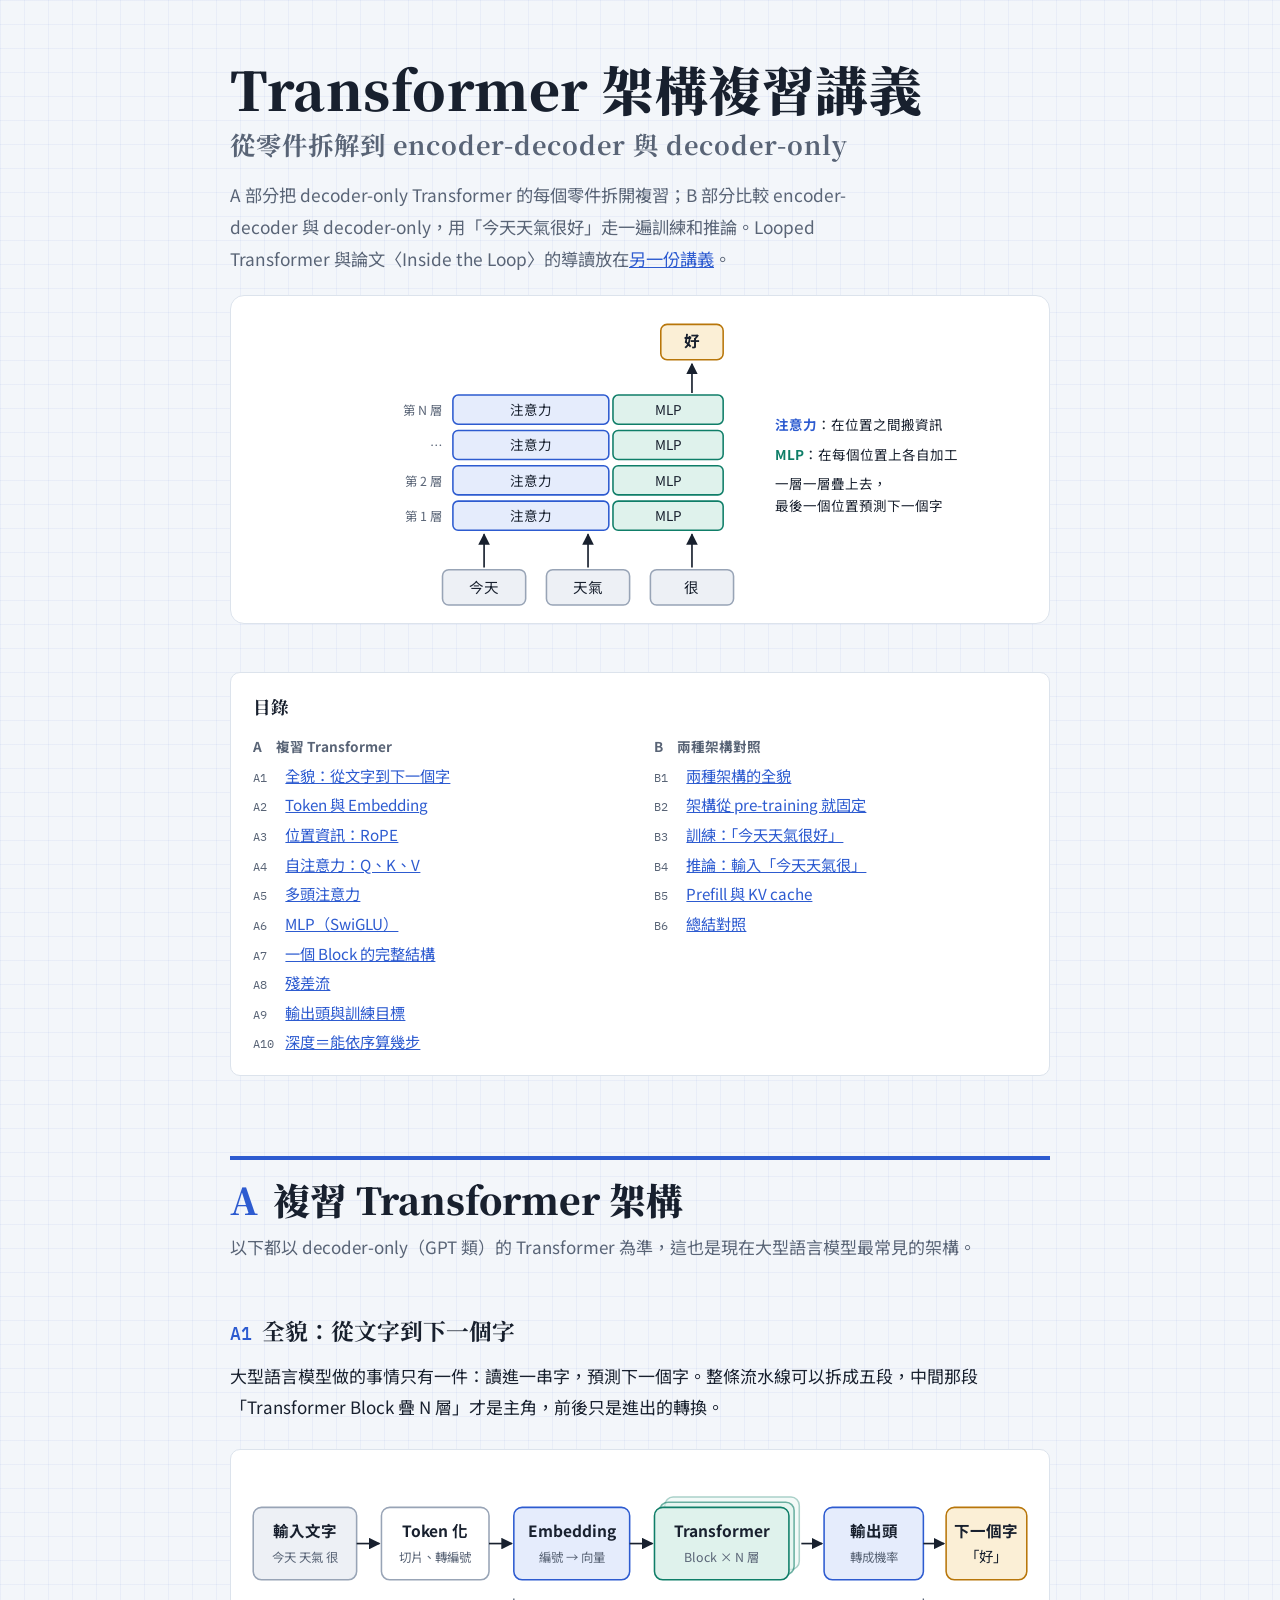
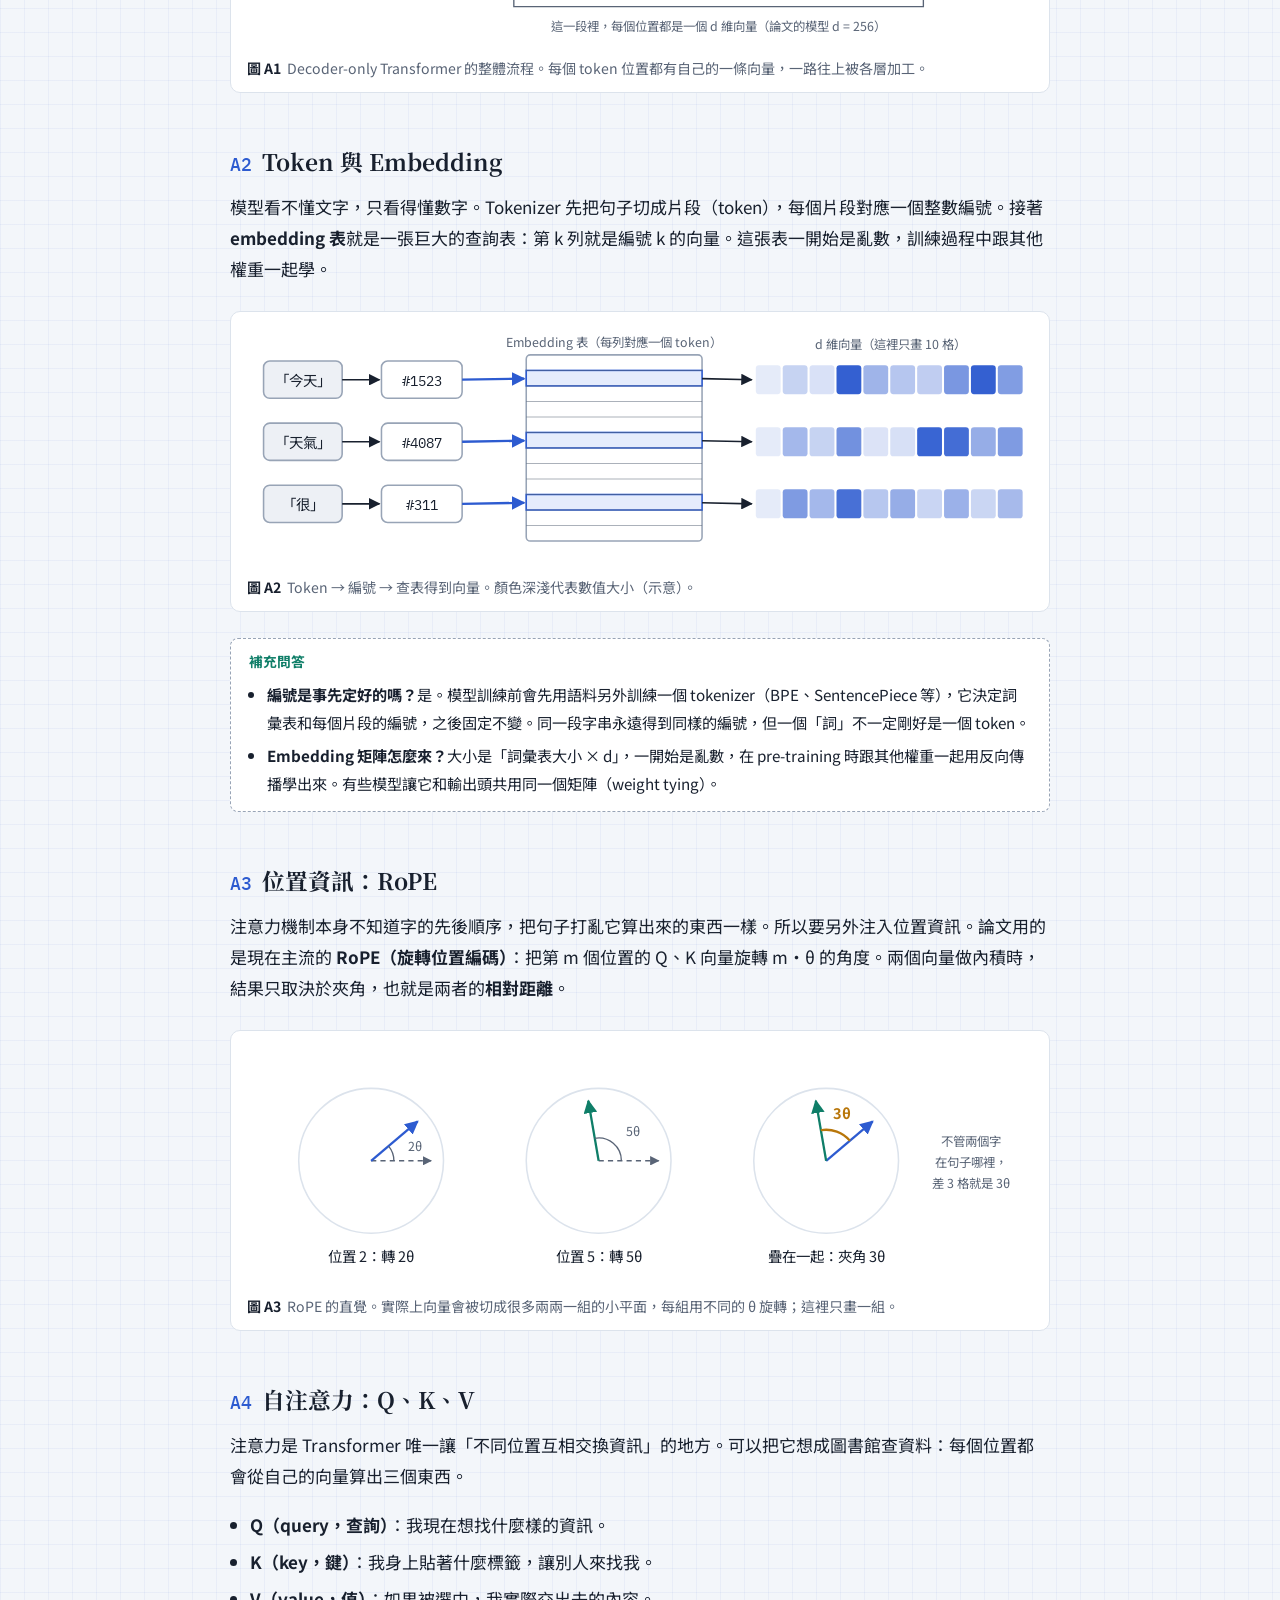
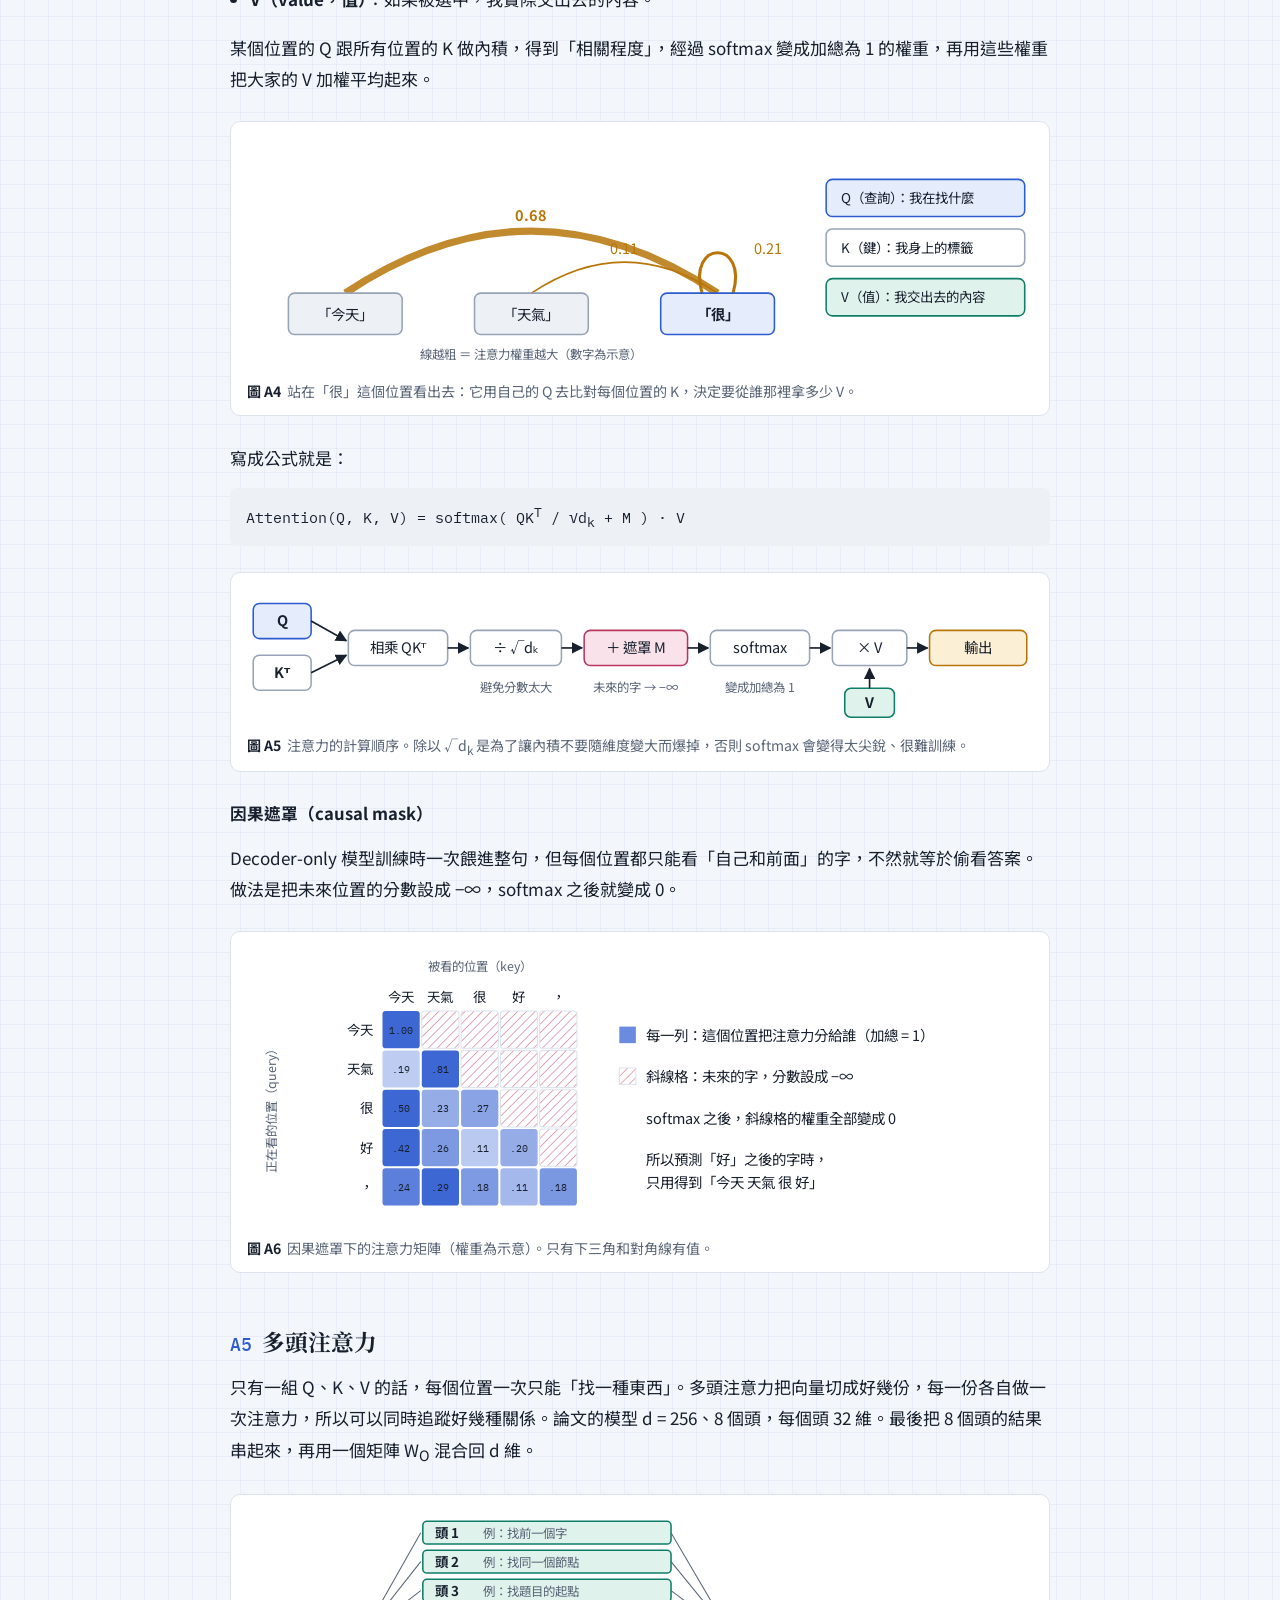
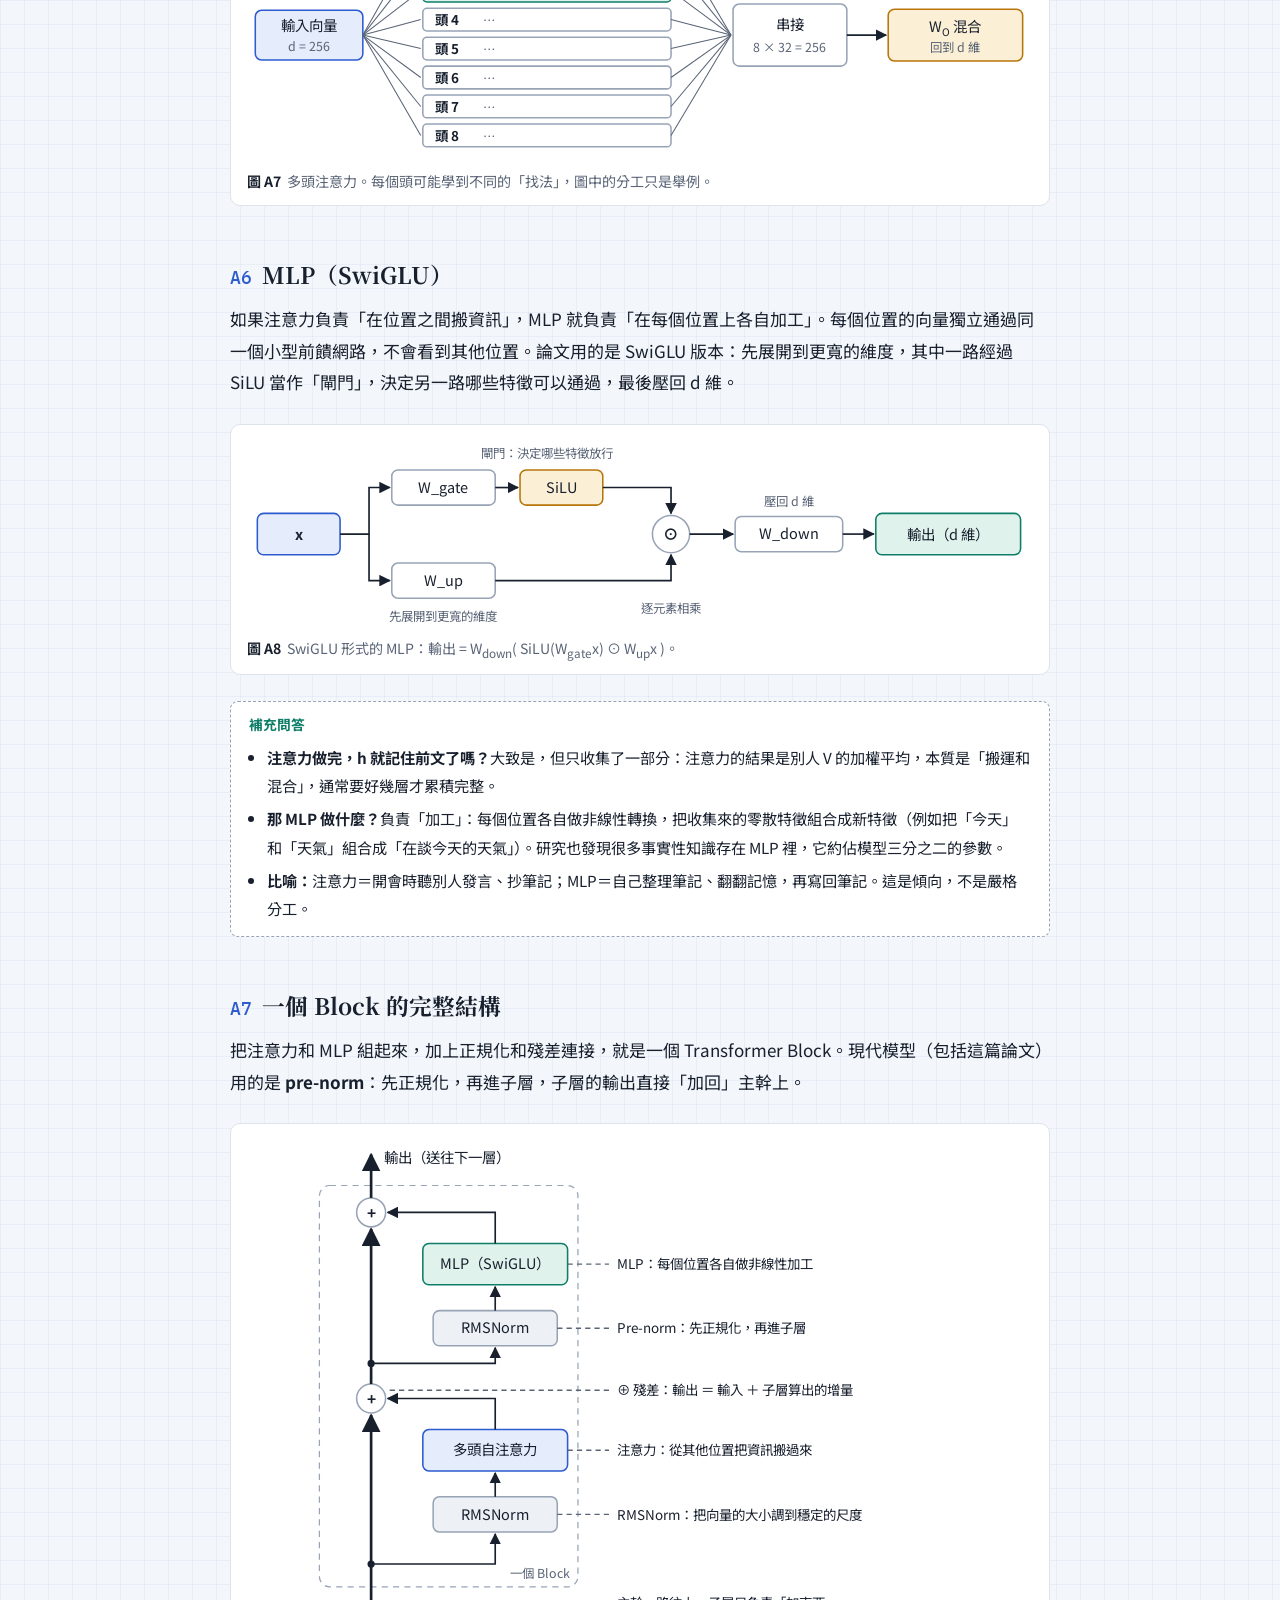
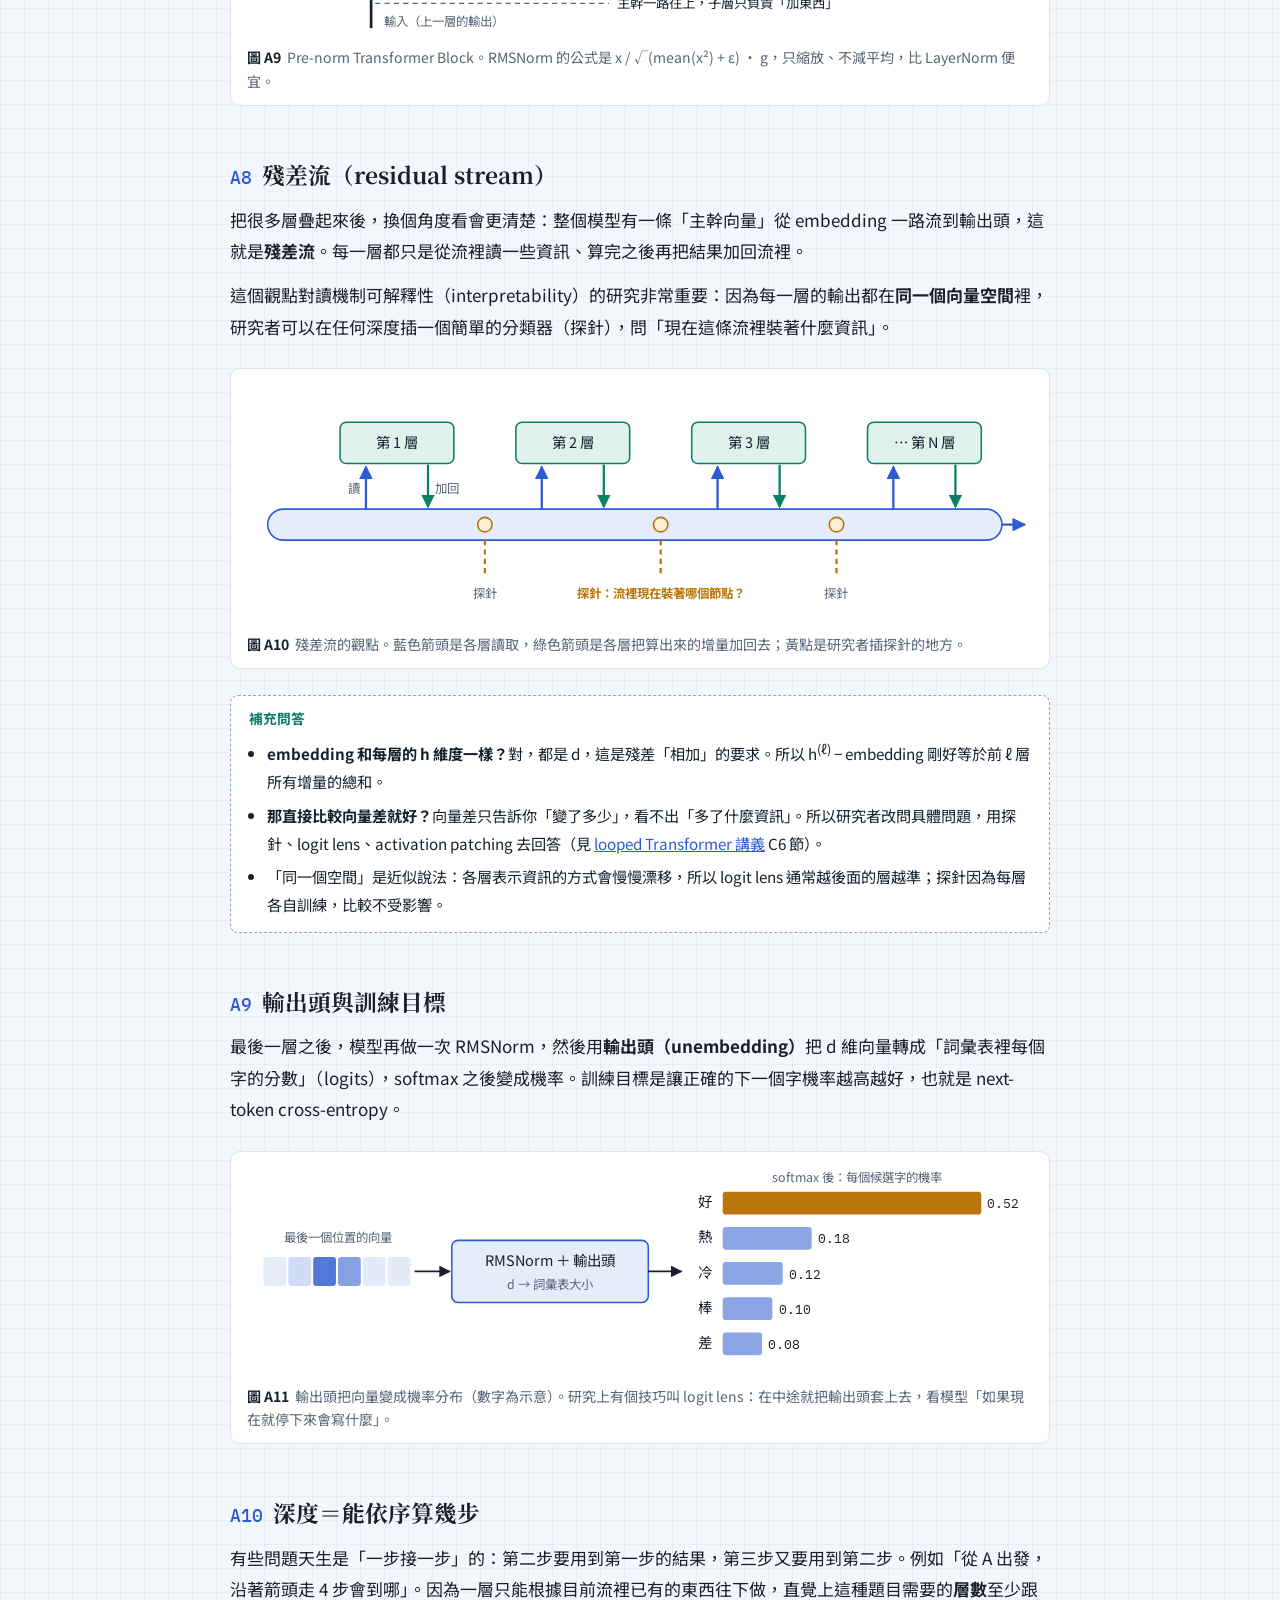
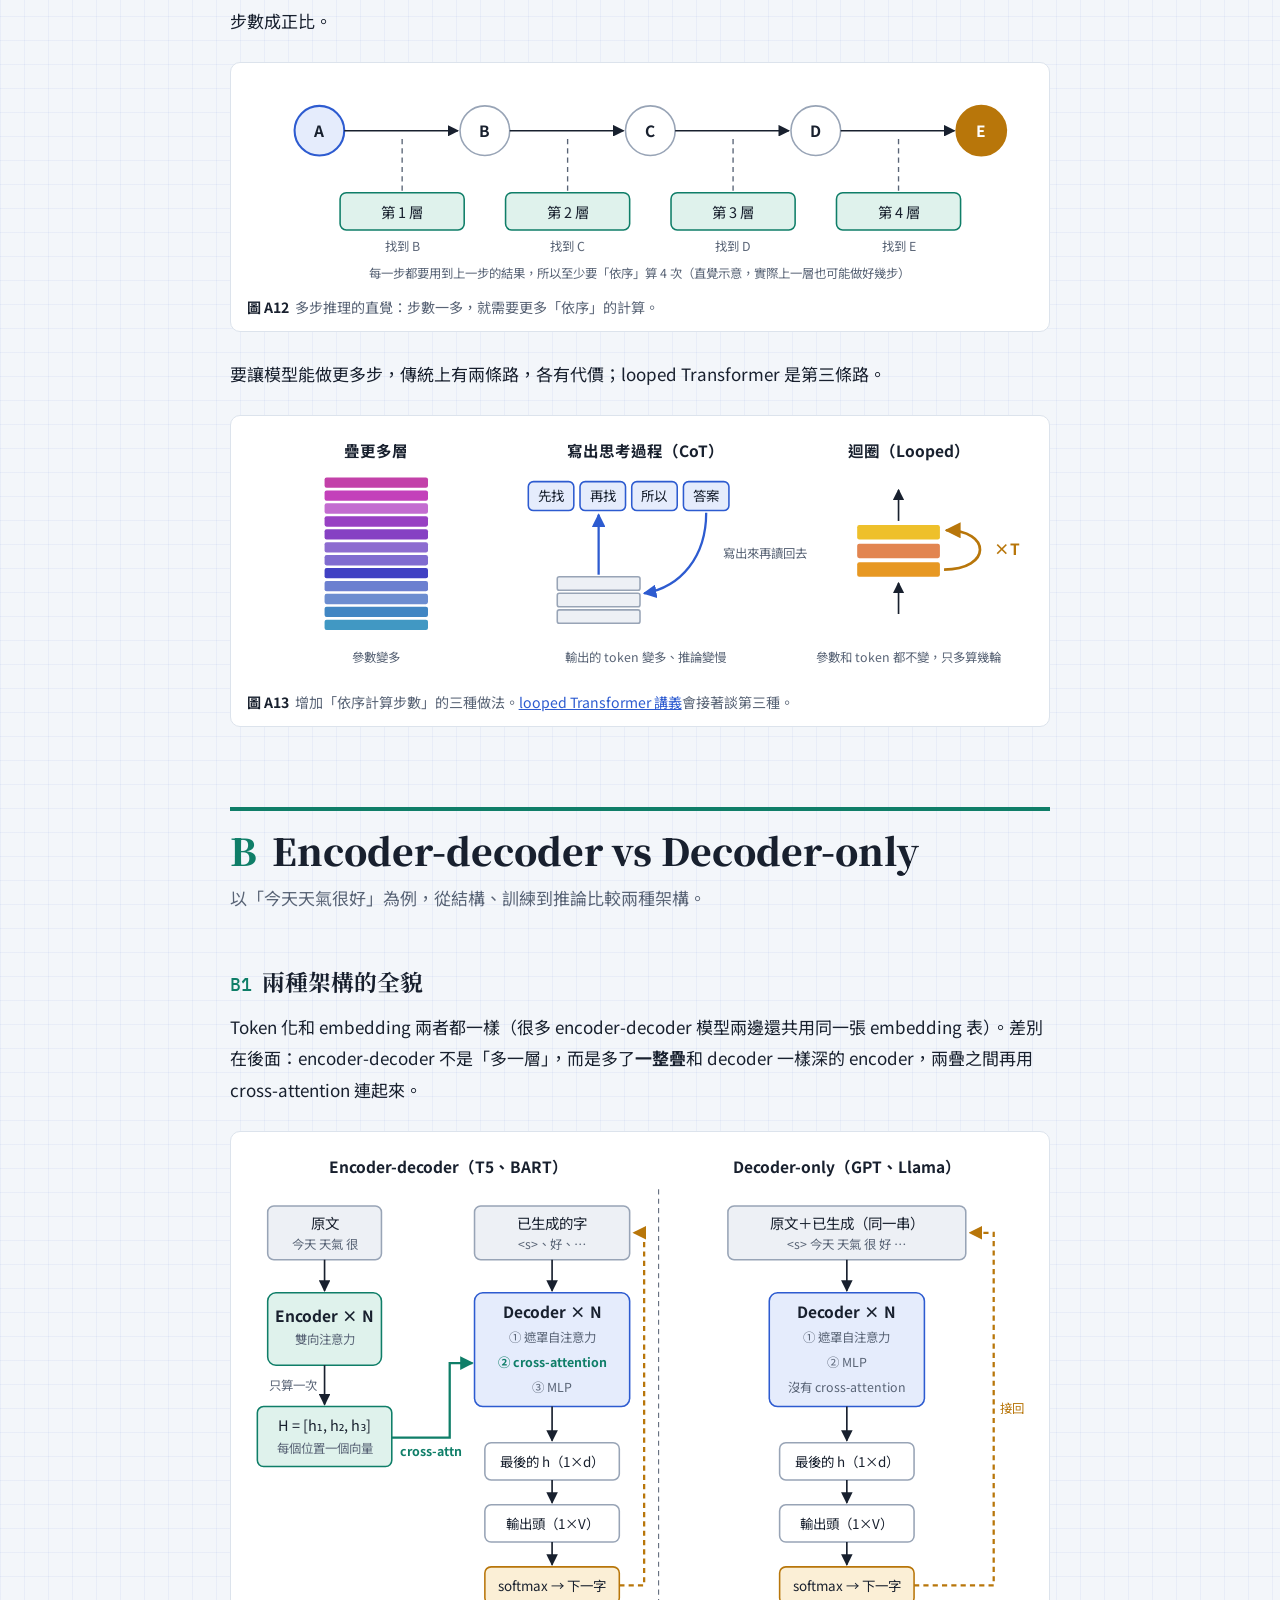
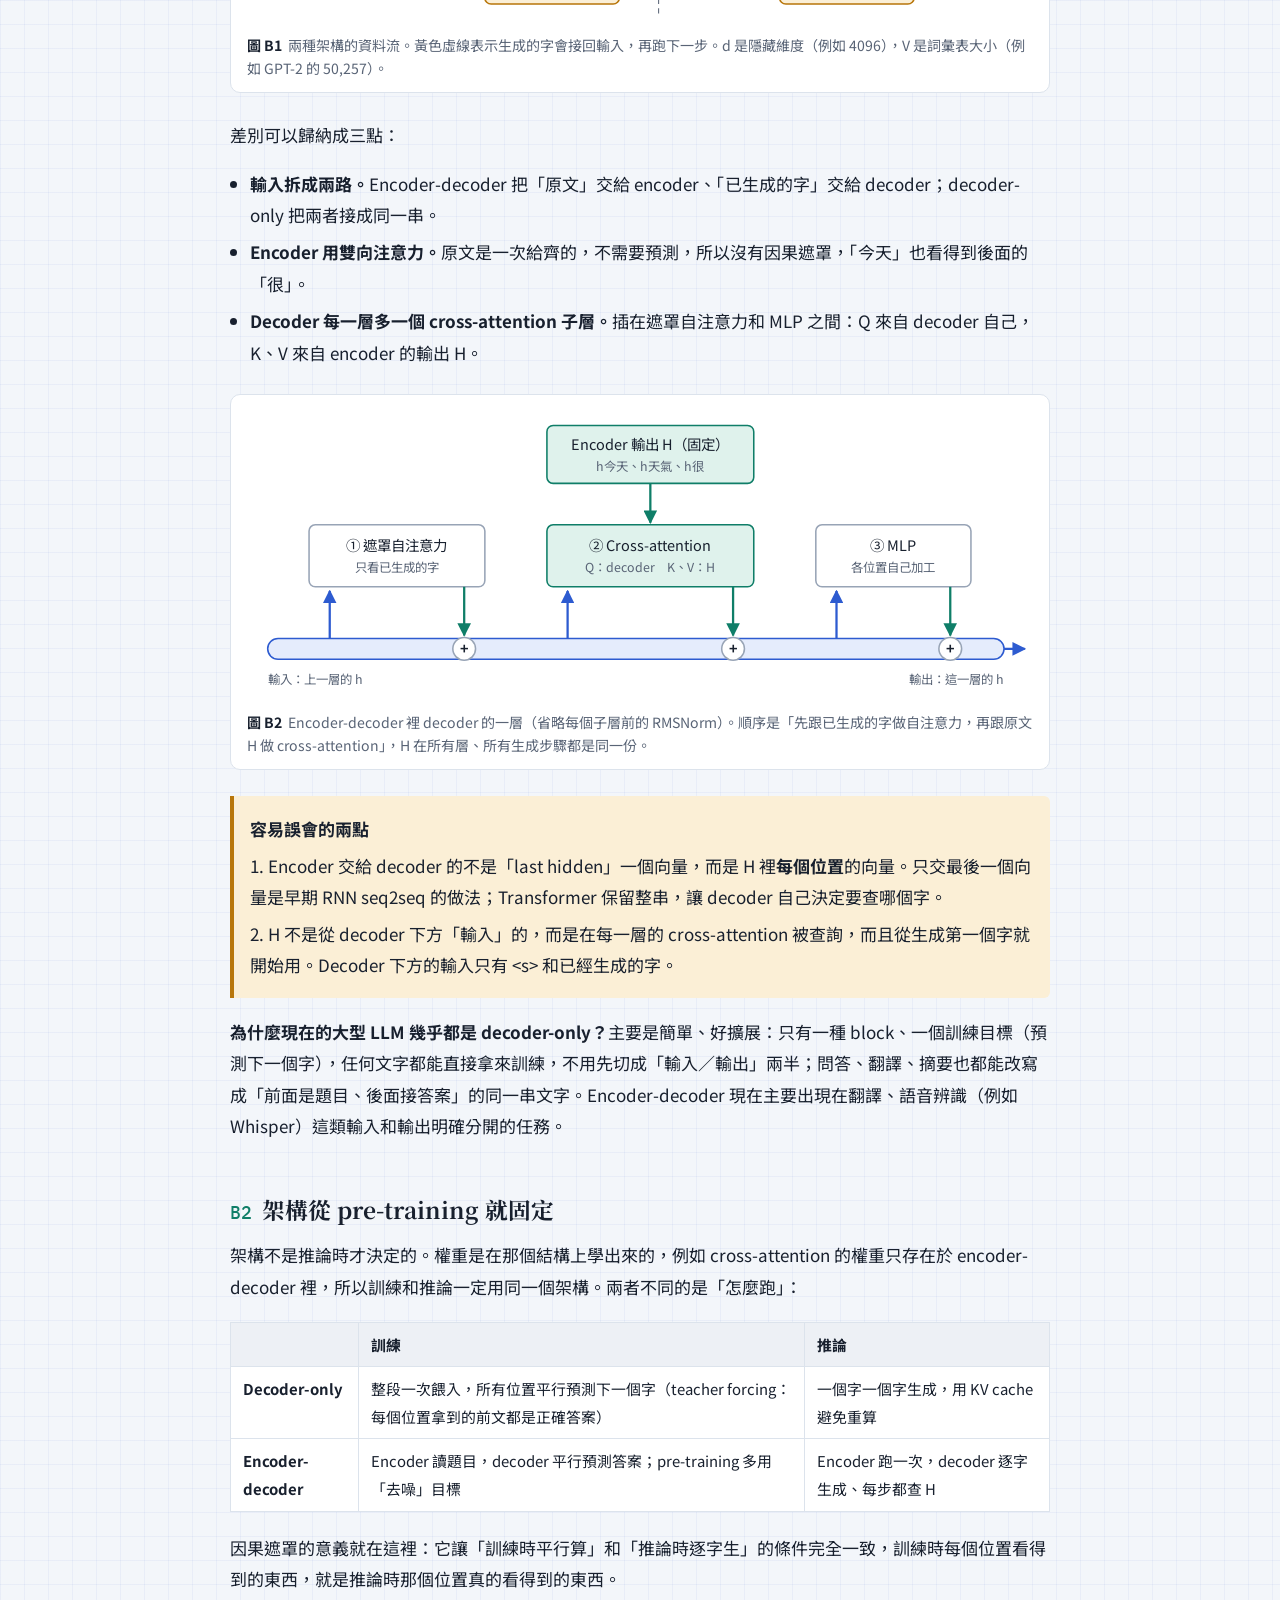
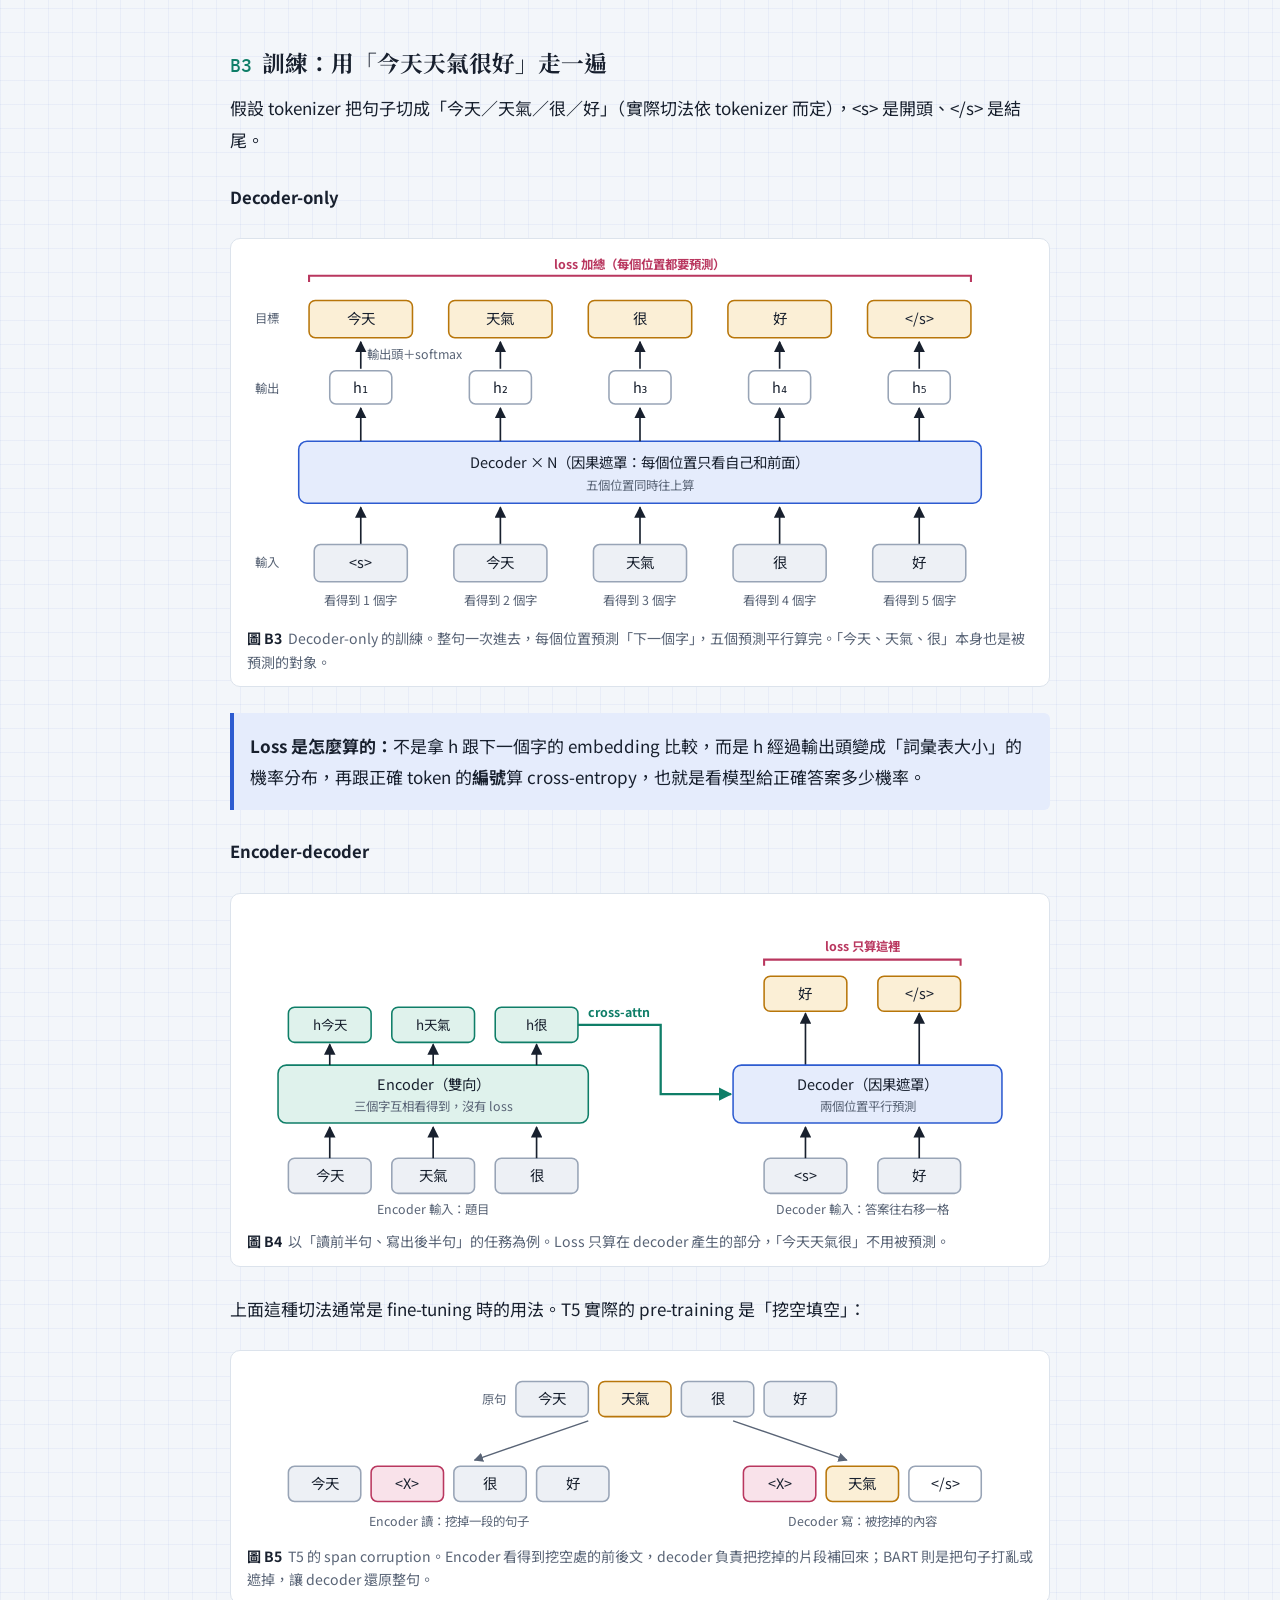
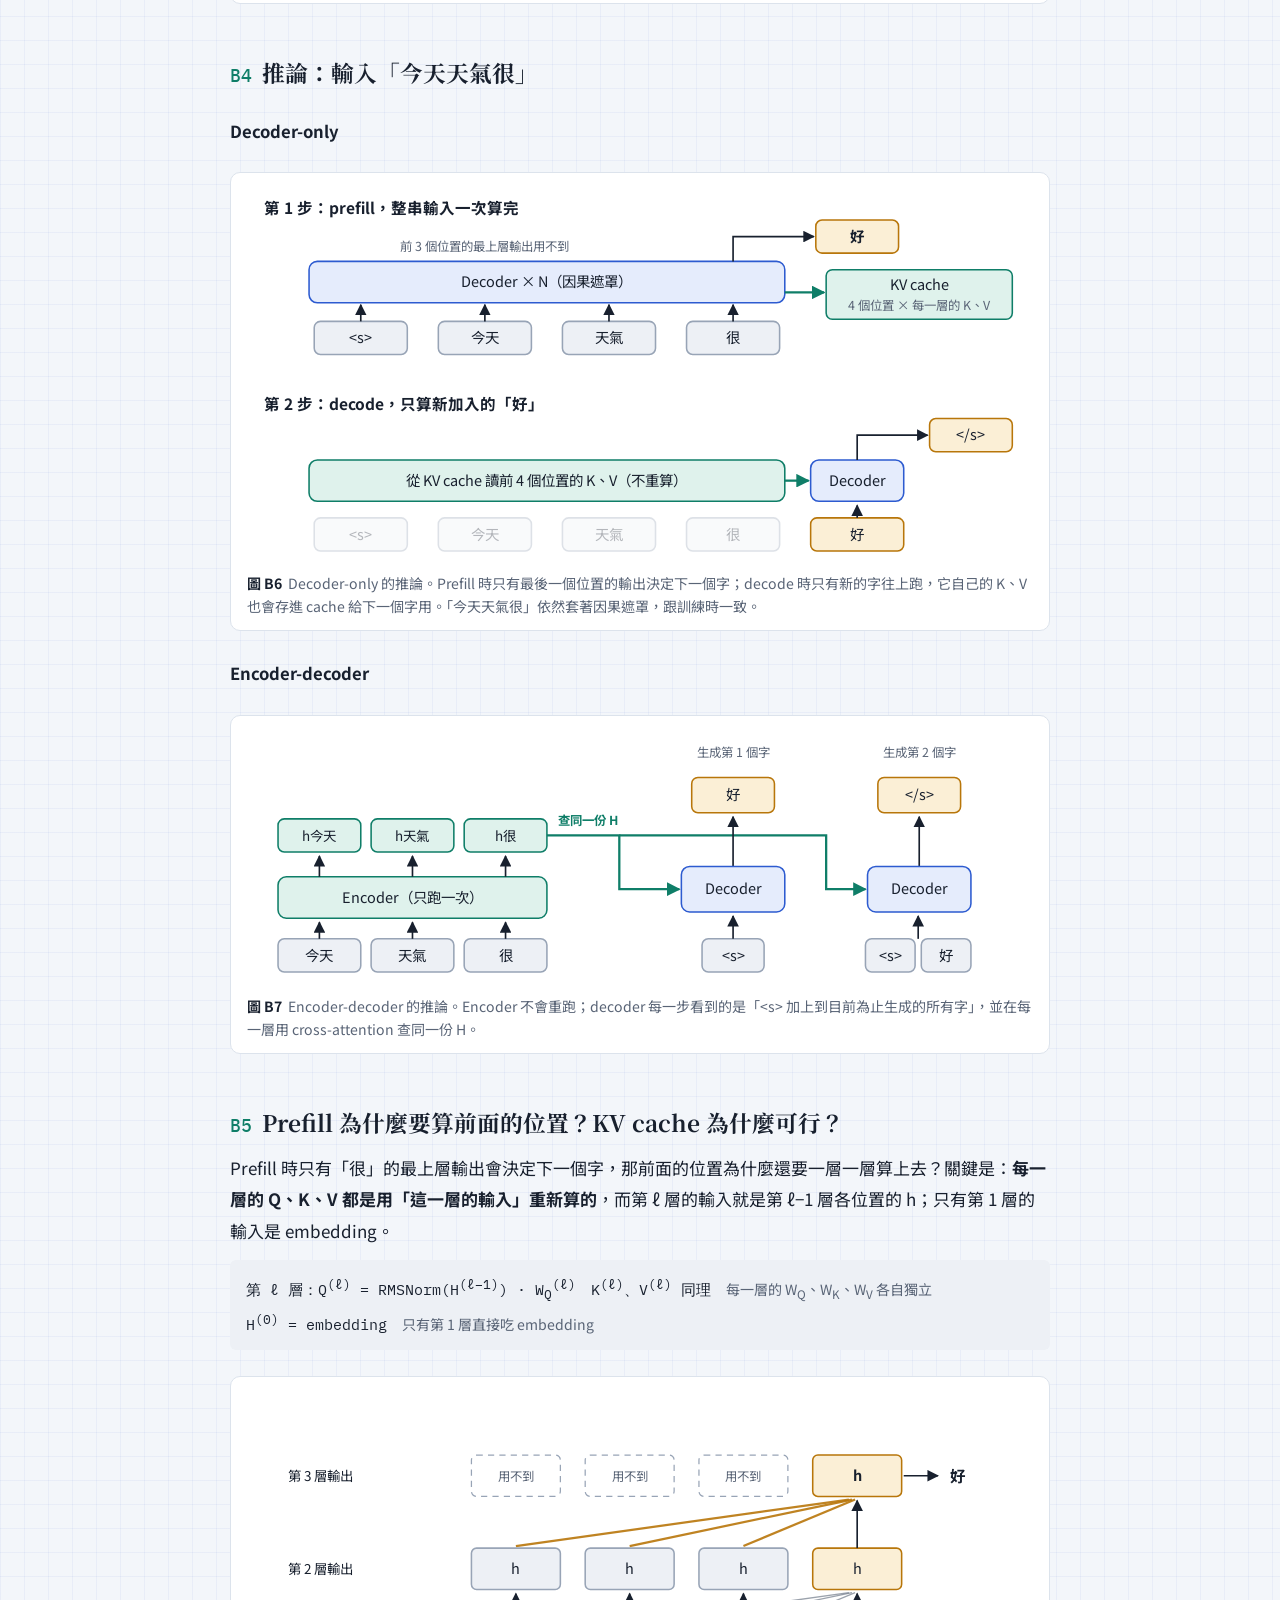
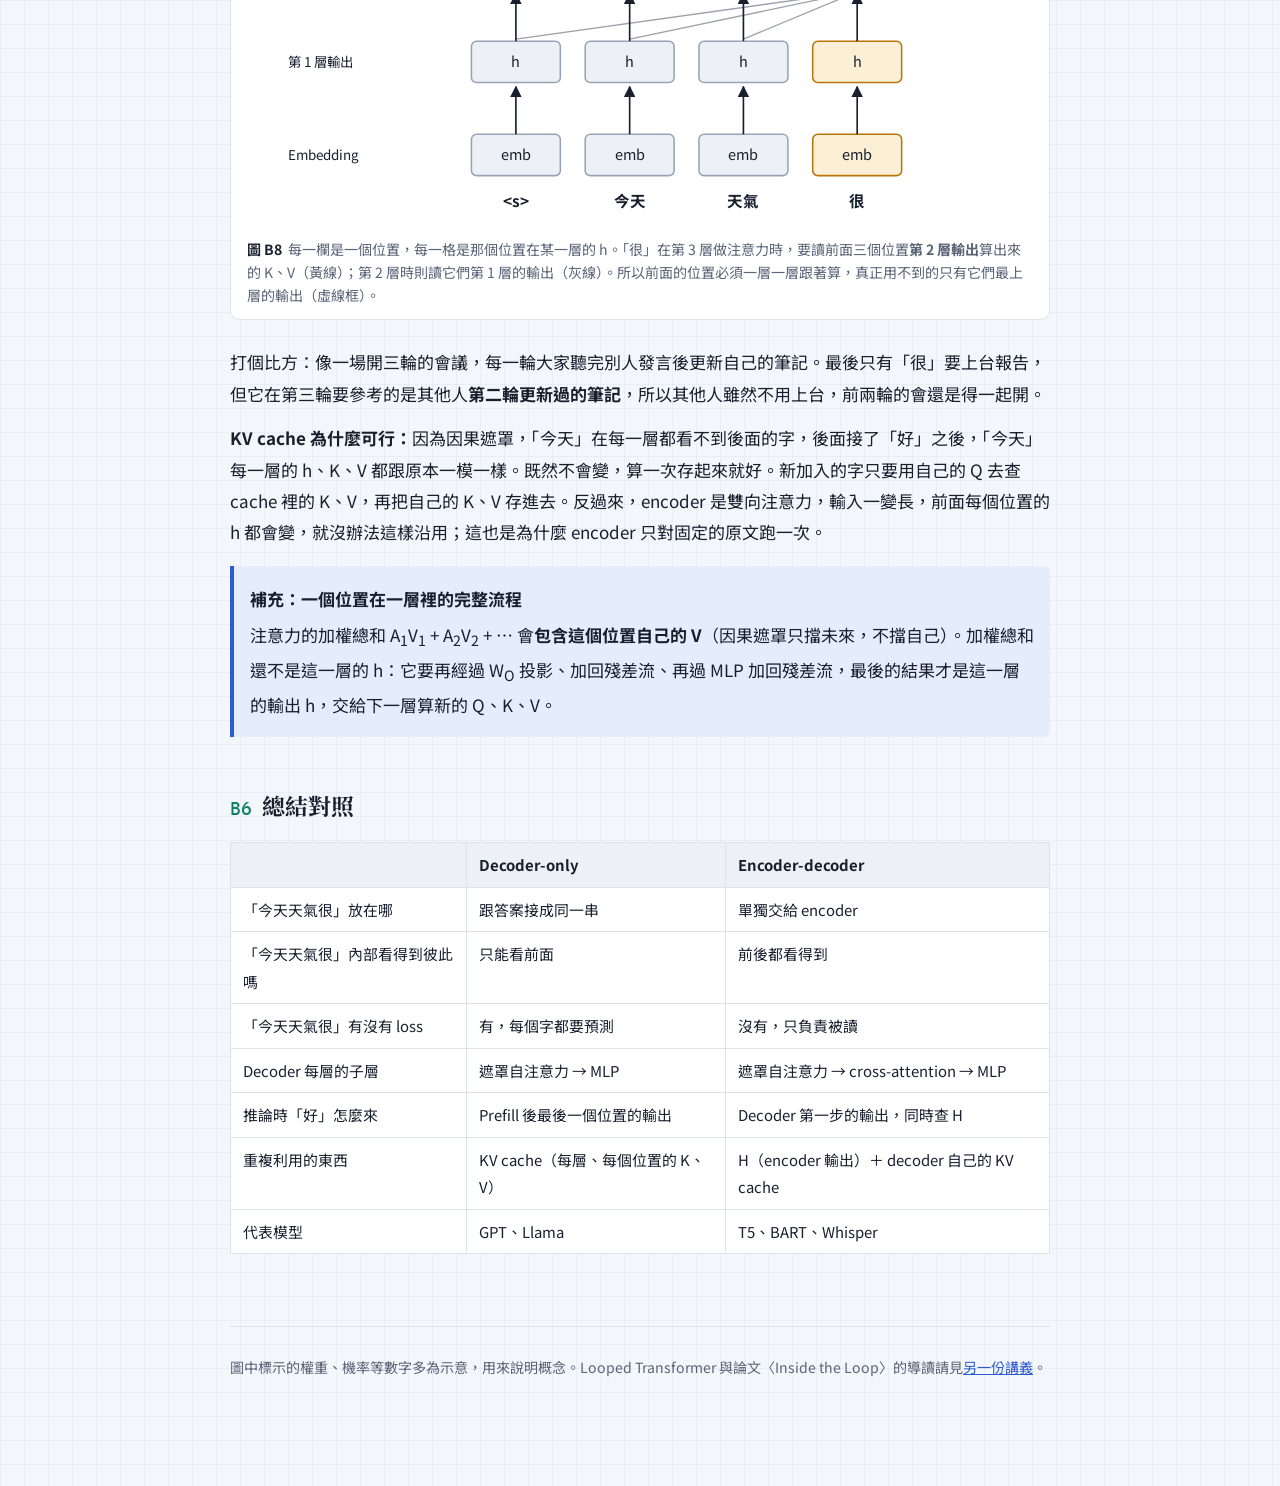
<file: 90-Meta/Html/Transformer 架構複習講義.html>
<!doctype html>
<html lang="zh-Hant">
<head>
<meta charset="utf-8">
<meta name="viewport" content="width=device-width, initial-scale=1, viewport-fit=cover">
<title>Transformer 架構複習講義</title>
<link rel="preconnect" href="https://fonts.googleapis.com">
<link rel="preconnect" href="https://fonts.gstatic.com" crossorigin>
<link href="https://fonts.googleapis.com/css2?family=Noto+Sans+TC:wght@400;500;700&family=Noto+Serif+TC:wght@600;700;900&family=IBM+Plex+Mono:wght@400;500&display=swap" rel="stylesheet">
<style>
:root{
  --paper:#F3F6FA; --panel:#FFFFFF; --ink:#18202E; --muted:#596476;
  --line:#DCE3EC; --line-strong:#98A4B6;
  --blue:#2D5BD0; --blue-bg:#E5ECFC;
  --teal:#0F7E68; --teal-bg:#DFF2EC;
  --amber:#B8760A; --amber-bg:#FBEFD6;
  --rose:#B9375F; --rose-bg:#F9E2EA;
  --gray-bg:#EDF0F5; --grid:rgba(45,91,208,.055);
  --sans:"Noto Sans TC","PingFang TC","Microsoft JhengHei","Heiti TC",system-ui,sans-serif;
  --serif:"Noto Serif TC","Songti TC","PMingLiU","Source Han Serif TC",serif;
  --mono:"IBM Plex Mono",ui-monospace,"SFMono-Regular",Menlo,Consolas,monospace;
  color-scheme:light;
  box-sizing:border-box;
  padding-top:env(safe-area-inset-top,0px);
  padding-bottom:env(safe-area-inset-bottom,0px);
}
@media (prefers-color-scheme: dark){
  :root:not([data-theme="light"]){
    --paper:#10141B; --panel:#171D27; --ink:#E3E8F0; --muted:#9BA6B7;
    --line:#29323F; --line-strong:#58647A;
    --blue:#82A5FF; --blue-bg:#1C2846;
    --teal:#52CCAF; --teal-bg:#133229;
    --amber:#F2B64C; --amber-bg:#382A10;
    --rose:#F283A5; --rose-bg:#3C1B28;
    --gray-bg:#202734; --grid:rgba(130,165,255,.045);
    color-scheme:dark;
  }
}
:root[data-theme="dark"]{
  --paper:#10141B; --panel:#171D27; --ink:#E3E8F0; --muted:#9BA6B7;
  --line:#29323F; --line-strong:#58647A;
  --blue:#82A5FF; --blue-bg:#1C2846;
  --teal:#52CCAF; --teal-bg:#133229;
  --amber:#F2B64C; --amber-bg:#382A10;
  --rose:#F283A5; --rose-bg:#3C1B28;
  --gray-bg:#202734; --grid:rgba(130,165,255,.045);
  color-scheme:dark;
}
html{scroll-padding-top:env(safe-area-inset-top,0px)}
*,*::before,*::after{box-sizing:border-box}
body{
  margin:0; background-color:var(--paper); color:var(--ink);
  background-image:linear-gradient(var(--grid) 1px,transparent 1px),linear-gradient(90deg,var(--grid) 1px,transparent 1px);
  background-size:24px 24px;
  font-family:var(--sans); font-size:17px; line-height:1.85;
  -webkit-text-size-adjust:100%;
}
main{max-width:860px; margin:0 auto; padding:48px 20px 96px}
a{color:var(--blue)}
a:focus-visible,button:focus-visible,input:focus-visible,summary:focus-visible{outline:3px solid var(--amber); outline-offset:3px; border-radius:4px}

/* hero */
.hero{padding:8px 0 12px}
.hero h1{font-family:var(--serif); font-weight:900; font-size:clamp(2rem,5.4vw,3.3rem); line-height:1.22; letter-spacing:.01em; margin:0 0 .35em}
.hero h1 span{display:block; font-size:.48em; font-weight:700; color:var(--muted); letter-spacing:.04em; margin-top:.35em}
.lede{font-size:1.08rem; color:var(--muted); max-width:36em; margin:0 0 20px}
.hero-fig{background:var(--panel); border:1px solid var(--line); border-radius:14px; padding:18px 14px 8px; margin:8px 0 0}

/* toc */
nav.toc{margin:36px 0 8px; padding:18px 22px; background:var(--panel); border:1px solid var(--line); border-radius:10px}
nav.toc h2{font-family:var(--serif); font-size:1.1rem; margin:0 0 6px}
nav.toc .toc-cols{display:grid; grid-template-columns:repeat(auto-fit,minmax(230px,1fr)); gap:4px 28px}
nav.toc ol{margin:0; padding:0; list-style:none; font-size:.95rem; line-height:1.95}
nav.toc .tno{display:inline-block; min-width:2.6em; font-family:var(--mono); font-size:.82em; color:var(--muted)}
nav.toc .grp{font-weight:700; color:var(--muted); font-size:.85rem; margin:4px 0 2px}


/* parts & sections */
.part{margin:80px 0 4px; padding-top:16px; border-top:4px solid var(--blue)}
.part.b{border-top-color:var(--amber)}
.part h2{font-family:var(--serif); font-weight:900; font-size:clamp(1.65rem,3.8vw,2.3rem); line-height:1.3; margin:0}
.part h2 .letter{color:var(--blue); margin-right:.4em}
.part.b h2 .letter{color:var(--amber)}
.part p{color:var(--muted); margin:.4em 0 0}
section{margin-top:52px}
h3{font-family:var(--serif); font-weight:700; font-size:1.42rem; line-height:1.45; margin:0 0 .4em}
h3 .no{font-family:var(--mono); font-weight:500; font-size:.8em; color:var(--blue); margin-right:.55em}
.b-sec h3 .no{color:var(--amber)}
h4{font-size:1.04rem; margin:1.6em 0 .2em}
p{margin:.75em 0}
strong{font-weight:700}
.eq{font-family:var(--mono); font-size:.95rem; background:var(--gray-bg); border-radius:6px; padding:12px 16px; overflow-x:auto; white-space:nowrap; margin:14px 0; line-height:1.9}
.eq .cm{color:var(--muted); font-family:var(--sans); font-size:.88rem}
code{font-family:var(--mono); font-size:.9em; background:var(--gray-bg); padding:1px 5px; border-radius:4px}
.note{border-left:4px solid var(--blue); background:var(--blue-bg); padding:12px 16px; border-radius:0 6px 6px 0; margin:18px 0}
.note.amber{border-left-color:var(--amber); background:var(--amber-bg)}
.note.rose{border-left-color:var(--rose); background:var(--rose-bg)}
.note p{margin:.3em 0}
ul.plain{padding-left:1.2em}
ul.plain li{margin:.35em 0}

/* figures */
figure.fig{margin:26px 0; background:var(--panel); border:1px solid var(--line); border-radius:10px; padding:16px 16px 12px}
.scroll{overflow-x:auto; -webkit-overflow-scrolling:touch}
figcaption{font-size:.88rem; color:var(--muted); margin-top:10px; line-height:1.65}
figcaption b{color:var(--ink); margin-right:.4em}
.schem{display:inline-block; font-size:.74rem; line-height:1.6; padding:0 8px; border-radius:999px; border:1px solid var(--amber); color:var(--amber); margin-left:6px; vertical-align:1px}

/* svg diagram vocabulary */
svg.dia{display:block; width:100%; height:auto}
.scroll svg.dia{min-width:600px}
svg.dia text{font-family:var(--sans); font-size:14px; fill:var(--ink)}
svg.dia .sm{font-size:12px; fill:var(--muted)}
svg.dia .s13{font-size:13px}
svg.dia .lg{font-size:15px; font-weight:700}
svg.dia .xl{font-size:22px; font-weight:700}
svg.dia .huge{font-size:42px; fill:var(--muted)}
svg.dia .mono{font-family:var(--mono)}
svg.dia .pre{white-space:pre}
svg.dia .c{text-anchor:middle}
svg.dia .e{text-anchor:end}
svg.dia .bd{font-weight:700}
svg.dia .amber{fill:var(--amber)}
svg.dia .blue{fill:var(--blue)}
svg.dia .teal{fill:var(--teal)}
svg.dia .rose{fill:var(--rose)}
svg.dia .on-fill{fill:var(--panel)}
.box{fill:var(--panel); stroke:var(--line-strong); stroke-width:1.5}
.bx-blue{fill:var(--blue-bg); stroke:var(--blue); stroke-width:1.5}
.bx-teal{fill:var(--teal-bg); stroke:var(--teal); stroke-width:1.5}
.bx-amber{fill:var(--amber-bg); stroke:var(--amber); stroke-width:1.5}
.bx-rose{fill:var(--rose-bg); stroke:var(--rose); stroke-width:1.5}
.bx-gray{fill:var(--gray-bg); stroke:var(--line-strong); stroke-width:1.5}
.frame{fill:none; stroke:var(--line-strong); stroke-width:1.2; stroke-dasharray:6 5}
.ring{fill:none; stroke:var(--line); stroke-width:1.5}
.stream{fill:var(--blue-bg); stroke:var(--blue); stroke-width:1.5}
.ln{fill:none; stroke:var(--ink); stroke-width:1.6}
.ln-mut{fill:none; stroke:var(--muted); stroke-width:1.3}
.ln-blue{fill:none; stroke:var(--blue); stroke-width:2.2}
.ln-teal{fill:none; stroke:var(--teal); stroke-width:2.2}
.ln-amber{fill:none; stroke:var(--amber); stroke-width:2.2}
.ln-rose{fill:none; stroke:var(--rose); stroke-width:2}
.dash{stroke-dasharray:5 4}
.thin{stroke-width:1}
.ah{fill:var(--ink)} .ah-mut{fill:var(--muted)} .ah-blue{fill:var(--blue)} .ah-teal{fill:var(--teal)} .ah-amber{fill:var(--amber)} .ah-rose{fill:var(--rose)}
.cell{fill:var(--blue)}
.masked{fill:url(#hatch); stroke:var(--line)}
.hatch{stroke:var(--rose); stroke-width:1.4; opacity:.6}
.dot{fill:var(--panel); stroke:var(--ink); stroke-width:1.6}
.stair{fill:none; stroke:var(--ink); stroke-width:1.6}
.bar-blue{fill:var(--blue); opacity:.55}
.bar-amber{fill:var(--amber)}
.node{fill:var(--panel); stroke:var(--line-strong); stroke-width:1.5}
.node-start{fill:var(--blue-bg); stroke:var(--blue); stroke-width:2}
.node-mid{fill:var(--amber-bg); stroke:var(--amber); stroke-width:2}
.node-ans{fill:var(--amber); stroke:var(--amber); stroke-width:2}
.faded{opacity:.32}
.loop-anim{stroke-dasharray:9 6; animation:dash 1.1s linear infinite}
@keyframes dash{to{stroke-dashoffset:-30}}
@media (prefers-reduced-motion: reduce){.loop-anim{animation:none}}

/* capability chips */
.cap{display:grid; gap:12px}
.cap-row{display:grid; grid-template-columns:110px 1fr; gap:12px; align-items:start}
.cap-d{font-weight:700; font-size:.92rem; padding-top:4px}
.chips{display:flex; flex-wrap:wrap; gap:8px}
.chip{border-radius:999px; padding:3px 12px; font-size:.88rem; border:1.5px solid; line-height:1.6; white-space:nowrap}
.chip.ok{border-color:var(--teal); background:var(--teal-bg)}
.chip.mid{border-color:var(--amber); background:var(--amber-bg)}
.chip.no{border-color:var(--rose); background:var(--rose-bg)}
@media (max-width:520px){.cap-row{grid-template-columns:1fr; gap:4px}}

/* table */
.tbl{overflow-x:auto; margin:20px 0}
table{border-collapse:collapse; width:100%; min-width:520px; font-size:.93rem; background:var(--panel)}
th,td{border:1px solid var(--line); padding:8px 12px; text-align:left; vertical-align:top}
th{background:var(--gray-bg); font-weight:700}
td.num{font-family:var(--mono); white-space:nowrap}
td.win{background:var(--teal-bg)}

/* stepper */
.stepper .modes{display:flex; flex-wrap:wrap; gap:8px; margin-bottom:12px}
.stepper button{font:inherit; font-size:.92rem; color:var(--ink); background:var(--panel); border:1.5px solid var(--line-strong); border-radius:999px; padding:5px 14px; cursor:pointer}
.stepper button[aria-pressed="true"]{background:var(--ink); color:var(--panel); border-color:var(--ink)}
.stepper .controls{display:flex; flex-wrap:wrap; align-items:center; gap:10px; margin-top:10px}
.stepper .controls button{border-radius:8px}
.stepper input[type=range]{flex:1 1 180px; accent-color:var(--amber)}
.stepper .msg{min-height:3.6em; margin:12px 0 0; padding:10px 14px; background:var(--gray-bg); border-radius:6px; font-size:.95rem}
.st-off{fill:var(--gray-bg); stroke:var(--line-strong); stroke-width:1.5; transition:fill .25s,stroke .25s}
.st-past{fill:var(--amber-bg); stroke:var(--amber); stroke-width:2; stroke-dasharray:5 3; transition:fill .25s}
.st-now{fill:var(--amber); stroke:var(--amber); stroke-width:2; transition:fill .25s}
.mode-untied .st-past{fill:var(--blue-bg); stroke:var(--blue)}
.mode-untied .st-now{fill:var(--blue); stroke:var(--blue)}
svg.dia .tx-off{fill:var(--muted)}
svg.dia .tx-now{fill:var(--panel)}
.seg-todo{fill:var(--panel); stroke:var(--line-strong); stroke-width:1.2}
.seg-done{fill:var(--amber-bg); stroke:var(--amber); stroke-width:1.2}
.seg-now{fill:var(--amber); stroke:var(--amber); stroke-width:1.2}
.mode-untied .seg-done{fill:var(--blue-bg); stroke:var(--blue)}
.mode-untied .seg-now{fill:var(--blue); stroke:var(--blue)}

/* quiz */
details.q{background:var(--panel); border:1px solid var(--line); border-radius:8px; padding:10px 16px; margin:10px 0}
details.q summary{cursor:pointer; font-weight:700}
details.q p{margin:.6em 0 .2em; color:var(--ink)}


.part.e{border-top-color:var(--teal)}
.part.e h2 .letter{color:var(--teal)}
.e-sec h3 .no{color:var(--teal)}
.qa{border:1px dashed var(--line-strong); background:var(--panel); border-radius:8px; padding:10px 18px 8px; margin:20px 0}
.qa .qh{font-weight:700; font-size:.86rem; color:var(--teal); margin:0 0 2px}
.qa ul{margin:.2em 0; padding-left:1.2em; font-size:.95rem}
.qa li{margin:.35em 0}
footer{margin-top:72px; padding-top:16px; border-top:1px solid var(--line); font-size:.88rem; color:var(--muted)}
</style>
</head>
<body>

<svg width="0" height="0" style="position:absolute" aria-hidden="true" focusable="false">
  <defs>
    <marker id="ah" viewBox="0 0 10 10" refX="9" refY="5" markerWidth="7" markerHeight="7" orient="auto-start-reverse"><path d="M0,0 L10,5 L0,10 z" class="ah"/></marker>
    <marker id="ah-mut" viewBox="0 0 10 10" refX="9" refY="5" markerWidth="7" markerHeight="7" orient="auto-start-reverse"><path d="M0,0 L10,5 L0,10 z" class="ah-mut"/></marker>
    <marker id="ah-blue" viewBox="0 0 10 10" refX="9" refY="5" markerWidth="6" markerHeight="6" orient="auto-start-reverse"><path d="M0,0 L10,5 L0,10 z" class="ah-blue"/></marker>
    <marker id="ah-teal" viewBox="0 0 10 10" refX="9" refY="5" markerWidth="6" markerHeight="6" orient="auto-start-reverse"><path d="M0,0 L10,5 L0,10 z" class="ah-teal"/></marker>
    <marker id="ah-amber" viewBox="0 0 10 10" refX="9" refY="5" markerWidth="6" markerHeight="6" orient="auto-start-reverse"><path d="M0,0 L10,5 L0,10 z" class="ah-amber"/></marker>
    <marker id="ah-rose" viewBox="0 0 10 10" refX="9" refY="5" markerWidth="6" markerHeight="6" orient="auto-start-reverse"><path d="M0,0 L10,5 L0,10 z" class="ah-rose"/></marker>
    <pattern id="hatch" width="6" height="6" patternUnits="userSpaceOnUse" patternTransform="rotate(45)"><line x1="0" y1="0" x2="0" y2="6" class="hatch"/></pattern>
  </defs>
</svg>

<main>

<header class="hero">
  <h1>Transformer 架構複習講義<span>從零件拆解到 encoder-decoder 與 decoder-only</span></h1>
  <p class="lede">A 部分把 decoder-only Transformer 的每個零件拆開複習；B 部分比較 encoder-decoder 與 decoder-only，用「今天天氣很好」走一遍訓練和推論。Looped Transformer 與論文〈Inside the Loop〉的導讀放在<a href="Looped%20Transformer%20%E8%AC%9B%E7%BE%A9.html">另一份講義</a>。</p>
  <div class="hero-fig scroll">
    <svg class="dia" viewBox="0 0 760 290" role="img" aria-label="「今天 天氣 很」三個 token 往上經過 N 層 block，每層有注意力和 MLP，最後一個位置輸出下一個字「好」">
      <rect x="400" y="10" width="60" height="34" rx="6" class="bx-amber"/><text x="430" y="32" class="c lg">好</text>
      <path d="M430 76 L430 48" class="ln" marker-end="url(#ah)"/>
      <rect x="200" y="78" width="150" height="28" rx="5" class="bx-blue"/><text x="275" y="97" class="c s13">注意力</text><rect x="354" y="78" width="106" height="28" rx="5" class="bx-teal"/><text x="407" y="97" class="c s13">MLP</text>
      <rect x="200" y="112" width="150" height="28" rx="5" class="bx-blue"/><text x="275" y="131" class="c s13">注意力</text><rect x="354" y="112" width="106" height="28" rx="5" class="bx-teal"/><text x="407" y="131" class="c s13">MLP</text>
      <rect x="200" y="146" width="150" height="28" rx="5" class="bx-blue"/><text x="275" y="165" class="c s13">注意力</text><rect x="354" y="146" width="106" height="28" rx="5" class="bx-teal"/><text x="407" y="165" class="c s13">MLP</text>
      <rect x="200" y="180" width="150" height="28" rx="5" class="bx-blue"/><text x="275" y="199" class="c s13">注意力</text><rect x="354" y="180" width="106" height="28" rx="5" class="bx-teal"/><text x="407" y="199" class="c s13">MLP</text>
      <text x="190" y="97" class="e sm">第 N 層</text><text x="190" y="131" class="e sm">…</text><text x="190" y="165" class="e sm">第 2 層</text><text x="190" y="199" class="e sm">第 1 層</text>
      <path d="M230 244 L230 212" class="ln" marker-end="url(#ah)"/><path d="M330 244 L330 212" class="ln" marker-end="url(#ah)"/><path d="M430 244 L430 212" class="ln" marker-end="url(#ah)"/>
      <rect x="190" y="246" width="80" height="34" rx="6" class="bx-gray"/><text x="230" y="268" class="c">今天</text>
      <rect x="290" y="246" width="80" height="34" rx="6" class="bx-gray"/><text x="330" y="268" class="c">天氣</text>
      <rect x="390" y="246" width="80" height="34" rx="6" class="bx-gray"/><text x="430" y="268" class="c">很</text>
      <text x="510" y="112" class="s13"><tspan class="blue bd">注意力</tspan>：在位置之間搬資訊</text>
      <text x="510" y="140" class="s13"><tspan class="teal bd">MLP</tspan>：在每個位置上各自加工</text>
      <text x="510" y="168" class="s13">一層一層疊上去，</text>
      <text x="510" y="190" class="s13">最後一個位置預測下一個字</text>
    </svg>
  </div>
</header>

<nav class="toc" aria-label="目錄">
  <h2>目錄</h2>
  <div class="toc-cols">
    <div><p class="grp">A　複習 Transformer</p><ol>
      <li><a href="#a1"><span class="tno">A1</span>全貌：從文字到下一個字</a></li>
      <li><a href="#a2"><span class="tno">A2</span>Token 與 Embedding</a></li>
      <li><a href="#a3"><span class="tno">A3</span>位置資訊：RoPE</a></li>
      <li><a href="#a4"><span class="tno">A4</span>自注意力：Q、K、V</a></li>
      <li><a href="#a5"><span class="tno">A5</span>多頭注意力</a></li>
      <li><a href="#a6"><span class="tno">A6</span>MLP（SwiGLU）</a></li>
      <li><a href="#a7"><span class="tno">A7</span>一個 Block 的完整結構</a></li>
      <li><a href="#a8"><span class="tno">A8</span>殘差流</a></li>
      <li><a href="#a9"><span class="tno">A9</span>輸出頭與訓練目標</a></li>
      <li><a href="#a10"><span class="tno">A10</span>深度＝能依序算幾步</a></li>
    </ol></div>
    <div><p class="grp">B　兩種架構對照</p><ol>
      <li><a href="#b1"><span class="tno">B1</span>兩種架構的全貌</a></li>
      <li><a href="#b2"><span class="tno">B2</span>架構從 pre-training 就固定</a></li>
      <li><a href="#b3"><span class="tno">B3</span>訓練：「今天天氣很好」</a></li>
      <li><a href="#b4"><span class="tno">B4</span>推論：輸入「今天天氣很」</a></li>
      <li><a href="#b5"><span class="tno">B5</span>Prefill 與 KV cache</a></li>
      <li><a href="#b6"><span class="tno">B6</span>總結對照</a></li>
    </ol></div>
  </div>
</nav>

<!-- ===================== PART A ===================== -->
<div class="part">
  <h2><span class="letter">A</span>複習 Transformer 架構</h2>
  <p>以下都以 decoder-only（GPT 類）的 Transformer 為準，這也是現在大型語言模型最常見的架構。</p>
</div>

<section id="a1">
  <h3><span class="no">A1</span>全貌：從文字到下一個字</h3>
  <p>大型語言模型做的事情只有一件：讀進一串字，預測下一個字。整條流水線可以拆成五段，中間那段「Transformer Block 疊 N 層」才是主角，前後只是進出的轉換。</p>
  <figure class="fig">
    <div class="scroll">
    <svg class="dia" viewBox="0 0 760 175" role="img" aria-label="文字經過 token 化、embedding、N 層 Transformer block、輸出頭，得到下一個字">
      <rect x="6" y="40" width="100" height="70" rx="8" class="bx-gray"/>
      <text x="56" y="69" class="c lg">輸入文字</text><text x="56" y="93" class="c sm">今天 天氣 很</text>
      <path d="M106 75 L128 75" class="ln" marker-end="url(#ah)"/>
      <rect x="130" y="40" width="104" height="70" rx="8" class="box"/>
      <text x="182" y="69" class="c lg">Token 化</text><text x="182" y="93" class="c sm">切片、轉編號</text>
      <path d="M234 75 L256 75" class="ln" marker-end="url(#ah)"/>
      <rect x="258" y="40" width="112" height="70" rx="8" class="bx-blue"/>
      <text x="314" y="69" class="c lg">Embedding</text><text x="314" y="93" class="c sm">編號 → 向量</text>
      <path d="M370 75 L392 75" class="ln" marker-end="url(#ah)"/>
      <rect x="404" y="30" width="130" height="70" rx="8" class="bx-teal" opacity=".35"/>
      <rect x="399" y="35" width="130" height="70" rx="8" class="bx-teal" opacity=".6"/>
      <rect x="394" y="40" width="130" height="70" rx="8" class="bx-teal"/>
      <text x="459" y="69" class="c lg">Transformer</text><text x="459" y="93" class="c sm">Block × N 層</text>
      <path d="M536 75 L556 75" class="ln" marker-end="url(#ah)"/>
      <rect x="558" y="40" width="96" height="70" rx="8" class="bx-blue"/>
      <text x="606" y="69" class="c lg">輸出頭</text><text x="606" y="93" class="c sm">轉成機率</text>
      <path d="M654 75 L674 75" class="ln" marker-end="url(#ah)"/>
      <rect x="676" y="40" width="78" height="70" rx="8" class="bx-amber"/>
      <text x="715" y="69" class="c lg">下一個字</text><text x="715" y="93" class="c">「好」</text>
      <path d="M258 128 L258 136 L654 136 L654 128" class="ln-mut"/>
      <text x="456" y="160" class="c sm">這一段裡，每個位置都是一個 d 維向量（論文的模型 d = 256）</text>
    </svg>
    </div>
    <figcaption><b>圖 A1</b>Decoder-only Transformer 的整體流程。每個 token 位置都有自己的一條向量，一路往上被各層加工。</figcaption>
  </figure>
</section>

<section id="a2">
  <h3><span class="no">A2</span>Token 與 Embedding</h3>
  <p>模型看不懂文字，只看得懂數字。Tokenizer 先把句子切成片段（token），每個片段對應一個整數編號。接著 <strong>embedding 表</strong>就是一張巨大的查詢表：第 k 列就是編號 k 的向量。這張表一開始是亂數，訓練過程中跟其他權重一起學。</p>
  <figure class="fig">
    <div class="scroll">
    <svg class="dia" viewBox="0 0 760 230" role="img" aria-label="三個 token 轉成編號，再到 embedding 表查出對應的向量">
      <rect x="16" y="32" width="76" height="36" rx="6" class="bx-gray"/><text x="54" y="56" class="c">「今天」</text>
      <rect x="16" y="92" width="76" height="36" rx="6" class="bx-gray"/><text x="54" y="116" class="c">「天氣」</text>
      <rect x="16" y="152" width="76" height="36" rx="6" class="bx-gray"/><text x="54" y="176" class="c">「很」</text>
      <path d="M92 50 L128 50" class="ln" marker-end="url(#ah)"/><path d="M92 110 L128 110" class="ln" marker-end="url(#ah)"/><path d="M92 170 L128 170" class="ln" marker-end="url(#ah)"/>
      <rect x="130" y="32" width="78" height="36" rx="6" class="box"/><text x="169" y="56" class="c mono">#1523</text>
      <rect x="130" y="92" width="78" height="36" rx="6" class="box"/><text x="169" y="116" class="c mono">#4087</text>
      <rect x="130" y="152" width="78" height="36" rx="6" class="box"/><text x="169" y="176" class="c mono">#311</text>
      <text x="355" y="18" class="c sm">Embedding 表（每列對應一個 token）</text>
      <rect x="270" y="26" width="170" height="180" rx="4" class="box"/>
      <rect x="270" y="41" width="170" height="15" class="bx-blue"/>
      <rect x="270" y="101" width="170" height="15" class="bx-blue"/>
      <rect x="270" y="161" width="170" height="15" class="bx-blue"/>
      <path d="M270 41 H440 M270 56 H440 M270 71 H440 M270 86 H440 M270 101 H440 M270 116 H440 M270 131 H440 M270 146 H440 M270 161 H440 M270 176 H440 M270 191 H440" class="ln-mut thin" style="opacity:.5"/>
      <path d="M208 50 L268 49" class="ln-blue" marker-end="url(#ah-blue)"/><path d="M208 110 L268 109" class="ln-blue" marker-end="url(#ah-blue)"/><path d="M208 170 L268 169" class="ln-blue" marker-end="url(#ah-blue)"/>
      <path d="M440 49 L488 50" class="ln" marker-end="url(#ah)"/><path d="M440 109 L488 110" class="ln" marker-end="url(#ah)"/><path d="M440 169 L488 170" class="ln" marker-end="url(#ah)"/>
      <text x="622" y="20" class="c sm">d 維向量（這裡只畫 10 格）</text>
      <g class="vec" data-x="492" data-y="36" data-n="10" data-seed="11"></g>
      <g class="vec" data-x="492" data-y="96" data-n="10" data-seed="23"></g>
      <g class="vec" data-x="492" data-y="156" data-n="10" data-seed="37"></g>
    </svg>
    </div>
    <figcaption><b>圖 A2</b>Token → 編號 → 查表得到向量。顏色深淺代表數值大小（示意）。</figcaption>
  </figure>
  <div class="qa"><p class="qh">補充問答</p><ul>
    <li><strong>編號是事先定好的嗎？</strong>是。模型訓練前會先用語料另外訓練一個 tokenizer（BPE、SentencePiece 等），它決定詞彙表和每個片段的編號，之後固定不變。同一段字串永遠得到同樣的編號，但一個「詞」不一定剛好是一個 token。</li>
    <li><strong>Embedding 矩陣怎麼來？</strong>大小是「詞彙表大小 × d」，一開始是亂數，在 pre-training 時跟其他權重一起用反向傳播學出來。有些模型讓它和輸出頭共用同一個矩陣（weight tying）。</li>
  </ul></div>
</section>

<section id="a3">
  <h3><span class="no">A3</span>位置資訊：RoPE</h3>
  <p>注意力機制本身不知道字的先後順序，把句子打亂它算出來的東西一樣。所以要另外注入位置資訊。論文用的是現在主流的 <strong>RoPE（旋轉位置編碼）</strong>：把第 m 個位置的 Q、K 向量旋轉 m·θ 的角度。兩個向量做內積時，結果只取決於夾角，也就是兩者的<strong>相對距離</strong>。</p>
  <figure class="fig">
    <div class="scroll">
    <svg class="dia" viewBox="0 0 760 230" role="img" aria-label="位置 2 的向量轉 2θ，位置 5 的向量轉 5θ，兩者夾角 3θ 只跟相對距離有關">
      <circle cx="120" cy="110" r="70" class="ring"/>
      <path d="M120 110 L178 110" class="ln-mut dash" marker-end="url(#ah-mut)"/>
      <path d="M120 110 L165 72" class="ln-blue" marker-end="url(#ah-blue)"/>
      <path d="M142 110 A22 22 0 0 0 136.9 95.9" class="ln-mut"/>
      <text x="156" y="101" class="sm">2θ</text>
      <text x="120" y="208" class="c">位置 2：轉 2θ</text>

      <circle cx="340" cy="110" r="70" class="ring"/>
      <path d="M340 110 L398 110" class="ln-mut dash" marker-end="url(#ah-mut)"/>
      <path d="M340 110 L330 52" class="ln-teal" marker-end="url(#ah-teal)"/>
      <path d="M362 110 A22 22 0 0 0 336.2 88.3" class="ln-mut"/>
      <text x="366" y="86" class="sm">5θ</text>
      <text x="340" y="208" class="c">位置 5：轉 5θ</text>

      <circle cx="560" cy="110" r="70" class="ring"/>
      <path d="M560 110 L605 72" class="ln-blue" marker-end="url(#ah-blue)"/>
      <path d="M560 110 L550 52" class="ln-teal" marker-end="url(#ah-teal)"/>
      <path d="M583 90.7 A30 30 0 0 0 554.8 80.5" class="ln-amber"/>
      <text x="575" y="70" class="c amber bd">3θ</text>
      <text x="560" y="208" class="c">疊在一起：夾角 3θ</text>

      <text x="700" y="96" class="c sm">不管兩個字</text>
      <text x="700" y="116" class="c sm">在句子哪裡，</text>
      <text x="700" y="136" class="c sm">差 3 格就是 3θ</text>
    </svg>
    </div>
    <figcaption><b>圖 A3</b>RoPE 的直覺。實際上向量會被切成很多兩兩一組的小平面，每組用不同的 θ 旋轉；這裡只畫一組。</figcaption>
  </figure>
</section>

<section id="a4">
  <h3><span class="no">A4</span>自注意力：Q、K、V</h3>
  <p>注意力是 Transformer 唯一讓「不同位置互相交換資訊」的地方。可以把它想成圖書館查資料：每個位置都會從自己的向量算出三個東西。</p>
  <ul class="plain">
    <li><strong>Q（query，查詢）</strong>：我現在想找什麼樣的資訊。</li>
    <li><strong>K（key，鍵）</strong>：我身上貼著什麼標籤，讓別人來找我。</li>
    <li><strong>V（value，值）</strong>：如果被選中，我實際交出去的內容。</li>
  </ul>
  <p>某個位置的 Q 跟所有位置的 K 做內積，得到「相關程度」，經過 softmax 變成加總為 1 的權重，再用這些權重把大家的 V 加權平均起來。</p>
  <figure class="fig">
    <div class="scroll">
    <svg class="dia" viewBox="0 0 760 225" role="img" aria-label="「很」這個位置把注意力分給今天、天氣和自己，線的粗細代表權重">
      <path d="M455 150 Q275 30 95 150" class="ln-amber" style="stroke-width:7;opacity:.85"/>
      <path d="M455 150 Q365 90 275 150" class="ln-amber" style="stroke-width:1.5"/>
      <path d="M440 150 C425 98 485 98 470 150" class="ln-amber" style="stroke-width:3"/>
      <text x="275" y="80" class="c amber bd">0.68</text>
      <text x="365" y="112" class="c amber">0.11</text>
      <text x="490" y="112" class="amber">0.21</text>
      <rect x="40" y="150" width="110" height="40" rx="6" class="bx-gray"/><text x="95" y="176" class="c">「今天」</text>
      <rect x="220" y="150" width="110" height="40" rx="6" class="bx-gray"/><text x="275" y="176" class="c">「天氣」</text>
      <rect x="400" y="150" width="110" height="40" rx="6" class="bx-blue"/><text x="455" y="176" class="c bd">「很」</text>
      <text x="275" y="214" class="c sm">線越粗 ＝ 注意力權重越大（數字為示意）</text>
      <rect x="560" y="40" width="192" height="36" rx="6" class="bx-blue"/><text x="574" y="63" class="s13">Q（查詢）：我在找什麼</text>
      <rect x="560" y="88" width="192" height="36" rx="6" class="box"/><text x="574" y="111" class="s13">K（鍵）：我身上的標籤</text>
      <rect x="560" y="136" width="192" height="36" rx="6" class="bx-teal"/><text x="574" y="159" class="s13">V（值）：我交出去的內容</text>
    </svg>
    </div>
    <figcaption><b>圖 A4</b>站在「很」這個位置看出去：它用自己的 Q 去比對每個位置的 K，決定要從誰那裡拿多少 V。</figcaption>
  </figure>

  <p>寫成公式就是：</p>
  <div class="eq">Attention(Q, K, V) = softmax( QK<sup>T</sup> / √d<sub>k</sub> + M ) · V</div>
  <figure class="fig">
    <div class="scroll">
    <svg class="dia" viewBox="0 0 760 130" role="img" aria-label="注意力的計算步驟：Q 乘 K 轉置、除以根號 d、加遮罩、softmax、乘上 V">
      <rect x="6" y="14" width="56" height="34" rx="6" class="bx-blue"/><text x="34" y="36" class="c bd">Q</text>
      <rect x="6" y="64" width="56" height="34" rx="6" class="box"/><text x="34" y="86" class="c bd">Kᵀ</text>
      <path d="M62 31 L96 50" class="ln" marker-end="url(#ah)"/><path d="M62 81 L96 64" class="ln" marker-end="url(#ah)"/>
      <rect x="98" y="40" width="96" height="34" rx="6" class="box"/><text x="146" y="62" class="c">相乘 QKᵀ</text>
      <path d="M194 57 L214 57" class="ln" marker-end="url(#ah)"/>
      <rect x="216" y="40" width="88" height="34" rx="6" class="box"/><text x="260" y="62" class="c">÷ √dₖ</text>
      <path d="M304 57 L324 57" class="ln" marker-end="url(#ah)"/>
      <rect x="326" y="40" width="100" height="34" rx="6" class="bx-rose"/><text x="376" y="62" class="c">＋ 遮罩 M</text>
      <path d="M426 57 L446 57" class="ln" marker-end="url(#ah)"/>
      <rect x="448" y="40" width="96" height="34" rx="6" class="box"/><text x="496" y="62" class="c">softmax</text>
      <path d="M544 57 L564 57" class="ln" marker-end="url(#ah)"/>
      <rect x="566" y="40" width="72" height="34" rx="6" class="box"/><text x="602" y="62" class="c">× V</text>
      <rect x="578" y="96" width="48" height="28" rx="6" class="bx-teal"/><text x="602" y="115" class="c bd">V</text>
      <path d="M602 96 L602 77" class="ln" marker-end="url(#ah)"/>
      <path d="M638 57 L658 57" class="ln" marker-end="url(#ah)"/>
      <rect x="660" y="40" width="94" height="34" rx="6" class="bx-amber"/><text x="707" y="62" class="c">輸出</text>
      <text x="260" y="100" class="c sm">避免分數太大</text>
      <text x="376" y="100" class="c sm">未來的字 → −∞</text>
      <text x="496" y="100" class="c sm">變成加總為 1</text>
    </svg>
    </div>
    <figcaption><b>圖 A5</b>注意力的計算順序。除以 √d<sub>k</sub> 是為了讓內積不要隨維度變大而爆掉，否則 softmax 會變得太尖銳、很難訓練。</figcaption>
  </figure>

  <h4>因果遮罩（causal mask）</h4>
  <p>Decoder-only 模型訓練時一次餵進整句，但每個位置都只能看「自己和前面」的字，不然就等於偷看答案。做法是把未來位置的分數設成 −∞，softmax 之後就變成 0。</p>
  <figure class="fig">
    <div class="scroll">
    <svg class="dia" viewBox="0 0 760 270" role="img" aria-label="5 乘 5 的注意力矩陣，右上三角被遮罩">
      <text x="225" y="22" class="c sm">被看的位置（key）</text>
      <text x="0" y="0" class="sm c" transform="translate(28 155) rotate(-90)">正在看的位置（query）</text>
      <g id="maskGrid"></g>
      <rect x="360" y="76" width="16" height="16" class="cell" fill-opacity=".7"/>
      <text x="386" y="90">每一列：這個位置把注意力分給誰（加總 = 1）</text>
      <rect x="360" y="116" width="16" height="16" class="masked"/>
      <text x="386" y="130">斜線格：未來的字，分數設成 −∞</text>
      <text x="386" y="170">softmax 之後，斜線格的權重全部變成 0</text>
      <text x="386" y="210">所以預測「好」之後的字時，</text>
      <text x="386" y="232">只用得到「今天 天氣 很 好」</text>
    </svg>
    </div>
    <figcaption><b>圖 A6</b>因果遮罩下的注意力矩陣（權重為示意）。只有下三角和對角線有值。</figcaption>
  </figure>
</section>

<section id="a5">
  <h3><span class="no">A5</span>多頭注意力</h3>
  <p>只有一組 Q、K、V 的話，每個位置一次只能「找一種東西」。多頭注意力把向量切成好幾份，每一份各自做一次注意力，所以可以同時追蹤好幾種關係。論文的模型 d = 256、8 個頭，每個頭 32 維。最後把 8 個頭的結果串起來，再用一個矩陣 W<sub>O</sub> 混合回 d 維。</p>
  <figure class="fig">
    <div class="scroll">
    <svg class="dia" viewBox="0 0 760 240" role="img" aria-label="輸入向量分成 8 個頭各自做注意力，再串接並投影回 d 維">
      <rect x="8" y="96" width="104" height="48" rx="6" class="bx-blue"/>
      <text x="60" y="116" class="c">輸入向量</text><text x="60" y="135" class="c sm">d = 256</text>
      <g id="heads"></g>
      <rect x="470" y="90" width="110" height="60" rx="6" class="box"/>
      <text x="525" y="115" class="c">串接</text><text x="525" y="136" class="c sm">8 × 32 = 256</text>
      <path d="M580 120 L618 120" class="ln" marker-end="url(#ah)"/>
      <rect x="620" y="95" width="130" height="50" rx="6" class="bx-amber"/>
      <text x="685" y="117" class="c">W<tspan dy="4" style="font-size:10px">O</tspan><tspan dy="-4"> 混合</tspan></text><text x="685" y="136" class="c sm">回到 d 維</text>
    </svg>
    </div>
    <figcaption><b>圖 A7</b>多頭注意力。每個頭可能學到不同的「找法」，圖中的分工只是舉例。</figcaption>
  </figure>
</section>

<section id="a6">
  <h3><span class="no">A6</span>MLP（SwiGLU）</h3>
  <p>如果注意力負責「在位置之間搬資訊」，MLP 就負責「在每個位置上各自加工」。每個位置的向量獨立通過同一個小型前饋網路，不會看到其他位置。論文用的是 SwiGLU 版本：先展開到更寬的維度，其中一路經過 SiLU 當作「閘門」，決定另一路哪些特徵可以通過，最後壓回 d 維。</p>
  <figure class="fig">
    <div class="scroll">
    <svg class="dia" viewBox="0 0 760 180" role="img" aria-label="SwiGLU：x 分成閘門路與內容路，相乘後經 W_down 回到 d 維">
      <text x="290" y="16" class="c sm">閘門：決定哪些特徵放行</text>
      <rect x="10" y="70" width="80" height="40" rx="6" class="bx-blue"/><text x="50" y="96" class="c bd">x</text>
      <path d="M90 90 L118 90 L118 45 L138 45" class="ln" marker-end="url(#ah)"/>
      <path d="M118 90 L118 135 L138 135" class="ln" marker-end="url(#ah)"/>
      <rect x="140" y="28" width="100" height="34" rx="6" class="box"/><text x="190" y="50" class="c">W_gate</text>
      <path d="M240 45 L262 45" class="ln" marker-end="url(#ah)"/>
      <rect x="264" y="28" width="80" height="34" rx="6" class="bx-amber"/><text x="304" y="50" class="c">SiLU</text>
      <rect x="140" y="118" width="100" height="34" rx="6" class="box"/><text x="190" y="140" class="c">W_up</text>
      <path d="M344 45 L410 45 L410 70" class="ln" marker-end="url(#ah)"/>
      <path d="M240 135 L410 135 L410 110" class="ln" marker-end="url(#ah)"/>
      <circle cx="410" cy="90" r="18" class="box"/><text x="410" y="96" class="c lg">⊙</text>
      <path d="M428 90 L470 90" class="ln" marker-end="url(#ah)"/>
      <rect x="472" y="73" width="104" height="34" rx="6" class="box"/><text x="524" y="95" class="c">W_down</text>
      <text x="524" y="63" class="c sm">壓回 d 維</text>
      <path d="M576 90 L606 90" class="ln" marker-end="url(#ah)"/>
      <rect x="608" y="70" width="140" height="40" rx="6" class="bx-teal"/><text x="678" y="96" class="c">輸出（d 維）</text>
      <text x="190" y="174" class="c sm">先展開到更寬的維度</text>
      <text x="410" y="166" class="c sm">逐元素相乘</text>
    </svg>
    </div>
    <figcaption><b>圖 A8</b>SwiGLU 形式的 MLP：輸出 = W<sub>down</sub>( SiLU(W<sub>gate</sub>x) ⊙ W<sub>up</sub>x )。</figcaption>
  </figure>
  <div class="qa"><p class="qh">補充問答</p><ul>
    <li><strong>注意力做完，h 就記住前文了嗎？</strong>大致是，但只收集了一部分：注意力的結果是別人 V 的加權平均，本質是「搬運和混合」，通常要好幾層才累積完整。</li>
    <li><strong>那 MLP 做什麼？</strong>負責「加工」：每個位置各自做非線性轉換，把收集來的零散特徵組合成新特徵（例如把「今天」和「天氣」組合成「在談今天的天氣」）。研究也發現很多事實性知識存在 MLP 裡，它約佔模型三分之二的參數。</li>
    <li><strong>比喻：</strong>注意力＝開會時聽別人發言、抄筆記；MLP＝自己整理筆記、翻翻記憶，再寫回筆記。這是傾向，不是嚴格分工。</li>
  </ul></div>
</section>

<section id="a7">
  <h3><span class="no">A7</span>一個 Block 的完整結構</h3>
  <p>把注意力和 MLP 組起來，加上正規化和殘差連接，就是一個 Transformer Block。現代模型（包括這篇論文）用的是 <strong>pre-norm</strong>：先正規化，再進子層，子層的輸出直接「加回」主幹上。</p>
  <figure class="fig">
    <div class="scroll">
    <svg class="dia" viewBox="0 0 760 480" role="img" aria-label="Pre-norm Transformer block：主幹往上，兩個分支分別是 RMSNorm 加注意力、RMSNorm 加 MLP，各自加回主幹">
      <rect x="70" y="44" width="250" height="388" rx="10" class="frame"/>
      <text x="312" y="424" class="e sm">一個 Block</text>
      <path d="M120 472 L120 266" class="ln" marker-end="url(#ah)" style="stroke-width:2.6"/>
      <circle cx="120" cy="250" r="14" class="box"/><text x="120" y="256" class="c lg">+</text>
      <path d="M120 236 L120 86" class="ln" marker-end="url(#ah)" style="stroke-width:2.6"/>
      <circle cx="120" cy="70" r="14" class="box"/><text x="120" y="76" class="c lg">+</text>
      <path d="M120 56 L120 14" class="ln" marker-end="url(#ah)" style="stroke-width:2.6"/>
      <text x="132" y="22">輸出（送往下一層）</text>
      <text x="132" y="470" class="sm">輸入（上一層的輸出）</text>
      <circle cx="120" cy="410" r="3.5" class="ah"/><circle cx="120" cy="216" r="3.5" class="ah"/>
      <path d="M120 410 L240 410 L240 381" class="ln" marker-end="url(#ah)"/>
      <rect x="180" y="345" width="120" height="34" rx="6" class="bx-gray"/><text x="240" y="367" class="c">RMSNorm</text>
      <path d="M240 345 L240 322" class="ln" marker-end="url(#ah)"/>
      <rect x="170" y="280" width="140" height="40" rx="6" class="bx-blue"/><text x="240" y="305" class="c">多頭自注意力</text>
      <path d="M240 280 L240 250 L136 250" class="ln" marker-end="url(#ah)"/>
      <path d="M120 216 L240 216 L240 201" class="ln" marker-end="url(#ah)"/>
      <rect x="180" y="165" width="120" height="34" rx="6" class="bx-gray"/><text x="240" y="187" class="c">RMSNorm</text>
      <path d="M240 165 L240 142" class="ln" marker-end="url(#ah)"/>
      <rect x="170" y="100" width="140" height="40" rx="6" class="bx-teal"/><text x="240" y="125" class="c">MLP（SwiGLU）</text>
      <path d="M240 100 L240 70 L136 70" class="ln" marker-end="url(#ah)"/>

      <path d="M300 362 L350 362" class="ln-mut dash"/><text x="358" y="367" class="s13">RMSNorm：把向量的大小調到穩定的尺度</text>
      <path d="M310 300 L350 300" class="ln-mut dash"/><text x="358" y="305" class="s13">注意力：從其他位置把資訊搬過來</text>
      <path d="M138 242 L350 242" class="ln-mut dash"/><text x="358" y="247" class="s13">⊕ 殘差：輸出 ＝ 輸入 ＋ 子層算出的增量</text>
      <path d="M300 182 L350 182" class="ln-mut dash"/><text x="358" y="187" class="s13">Pre-norm：先正規化，再進子層</text>
      <path d="M310 120 L350 120" class="ln-mut dash"/><text x="358" y="125" class="s13">MLP：每個位置各自做非線性加工</text>
      <path d="M124 448 L350 448" class="ln-mut dash"/><text x="358" y="453" class="s13">主幹一路往上，子層只負責「加東西」</text>
    </svg>
    </div>
    <figcaption><b>圖 A9</b>Pre-norm Transformer Block。RMSNorm 的公式是 x / √(mean(x²) + ε) · g，只縮放、不減平均，比 LayerNorm 便宜。</figcaption>
  </figure>
</section>

<section id="a8">
  <h3><span class="no">A8</span>殘差流（residual stream）</h3>
  <p>把很多層疊起來後，換個角度看會更清楚：整個模型有一條「主幹向量」從 embedding 一路流到輸出頭，這就是<strong>殘差流</strong>。每一層都只是從流裡讀一些資訊、算完之後再把結果加回流裡。</p>
  <p>這個觀點對讀機制可解釋性（interpretability）的研究非常重要：因為每一層的輸出都在<strong>同一個向量空間</strong>裡，研究者可以在任何深度插一個簡單的分類器（探針），問「現在這條流裡裝著什麼資訊」。</p>
  <figure class="fig">
    <div class="scroll">
    <svg class="dia" viewBox="0 0 760 230" role="img" aria-label="殘差流是一條橫向的主幹，各層從中讀取再加回，探針可以在任意位置讀取">
      <rect x="20" y="120" width="710" height="30" rx="15" class="stream"/>
      <path d="M730 135 L752 135" class="ln-blue" marker-end="url(#ah-blue)"/>
      <rect x="90" y="36" width="110" height="40" rx="6" class="bx-teal"/><text x="145" y="61" class="c">第 1 層</text>
      <rect x="260" y="36" width="110" height="40" rx="6" class="bx-teal"/><text x="315" y="61" class="c">第 2 層</text>
      <rect x="430" y="36" width="110" height="40" rx="6" class="bx-teal"/><text x="485" y="61" class="c">第 3 層</text>
      <rect x="600" y="36" width="110" height="40" rx="6" class="bx-teal"/><text x="655" y="61" class="c">… 第 N 層</text>
      <path d="M115 120 L115 79" class="ln-blue" marker-end="url(#ah-blue)"/><path d="M175 77 L175 118" class="ln-teal" marker-end="url(#ah-teal)"/>
      <path d="M285 120 L285 79" class="ln-blue" marker-end="url(#ah-blue)"/><path d="M345 77 L345 118" class="ln-teal" marker-end="url(#ah-teal)"/>
      <path d="M455 120 L455 79" class="ln-blue" marker-end="url(#ah-blue)"/><path d="M515 77 L515 118" class="ln-teal" marker-end="url(#ah-teal)"/>
      <path d="M625 120 L625 79" class="ln-blue" marker-end="url(#ah-blue)"/><path d="M685 77 L685 118" class="ln-teal" marker-end="url(#ah-teal)"/>
      <text x="109" y="104" class="e sm">讀</text><text x="182" y="104" class="sm">加回</text>
            <circle cx="230" cy="135" r="7" class="bx-amber"/><path d="M230 150 L230 186" class="ln-amber dash"/>
      <circle cx="400" cy="135" r="7" class="bx-amber"/><path d="M400 150 L400 186" class="ln-amber dash"/>
      <circle cx="570" cy="135" r="7" class="bx-amber"/><path d="M570 150 L570 186" class="ln-amber dash"/>
      <text x="230" y="206" class="c sm">探針</text>
      <text x="400" y="206" class="c sm amber bd">探針：流裡現在裝著哪個節點？</text>
      <text x="570" y="206" class="c sm">探針</text>
    </svg>
    </div>
    <figcaption><b>圖 A10</b>殘差流的觀點。藍色箭頭是各層讀取，綠色箭頭是各層把算出來的增量加回去；黃點是研究者插探針的地方。</figcaption>
  </figure>
  <div class="qa"><p class="qh">補充問答</p><ul>
    <li><strong>embedding 和每層的 h 維度一樣？</strong>對，都是 d，這是殘差「相加」的要求。所以 h<sup>(ℓ)</sup> − embedding 剛好等於前 ℓ 層所有增量的總和。</li>
    <li><strong>那直接比較向量差就好？</strong>向量差只告訴你「變了多少」，看不出「多了什麼資訊」。所以研究者改問具體問題，用探針、logit lens、activation patching 去回答（見 <a href="Looped%20Transformer%20%E8%AC%9B%E7%BE%A9.html#c6">looped Transformer 講義</a> C6 節）。</li>
    <li>「同一個空間」是近似說法：各層表示資訊的方式會慢慢漂移，所以 logit lens 通常越後面的層越準；探針因為每層各自訓練，比較不受影響。</li>
  </ul></div>
</section>

<section id="a9">
  <h3><span class="no">A9</span>輸出頭與訓練目標</h3>
  <p>最後一層之後，模型再做一次 RMSNorm，然後用<strong>輸出頭（unembedding）</strong>把 d 維向量轉成「詞彙表裡每個字的分數」（logits），softmax 之後變成機率。訓練目標是讓正確的下一個字機率越高越好，也就是 next-token cross-entropy。</p>
  <figure class="fig">
    <div class="scroll">
    <svg class="dia" viewBox="0 0 760 200" role="img" aria-label="最後的向量經過輸出頭變成每個候選字的機率，「好」最高">
      <text x="88" y="72" class="c sm">最後一個位置的向量</text>
      <g class="vec" data-x="16" data-y="86" data-n="6" data-w="22" data-seed="71"></g>
      <path d="M162 100 L196 100" class="ln" marker-end="url(#ah)"/>
      <rect x="198" y="70" width="190" height="60" rx="6" class="bx-blue"/>
      <text x="293" y="95" class="c">RMSNorm ＋ 輸出頭</text><text x="293" y="117" class="c sm">d → 詞彙表大小</text>
      <path d="M388 100 L420 100" class="ln" marker-end="url(#ah)"/>
      <text x="590" y="14" class="c sm">softmax 後：每個候選字的機率</text>
      <text x="450" y="38" class="e">好</text><rect x="460" y="23" width="250" height="22" rx="3" class="bar-amber"/><text x="716" y="39" class="s13 mono">0.52</text>
      <text x="450" y="72" class="e">熱</text><rect x="460" y="57" width="86" height="22" rx="3" class="bar-blue"/><text x="552" y="73" class="s13 mono">0.18</text>
      <text x="450" y="106" class="e">冷</text><rect x="460" y="91" width="58" height="22" rx="3" class="bar-blue"/><text x="524" y="107" class="s13 mono">0.12</text>
      <text x="450" y="140" class="e">棒</text><rect x="460" y="125" width="48" height="22" rx="3" class="bar-blue"/><text x="514" y="141" class="s13 mono">0.10</text>
      <text x="450" y="174" class="e">差</text><rect x="460" y="159" width="38" height="22" rx="3" class="bar-blue"/><text x="504" y="175" class="s13 mono">0.08</text>
    </svg>
    </div>
    <figcaption><b>圖 A11</b>輸出頭把向量變成機率分布（數字為示意）。研究上有個技巧叫 logit lens：在中途就把輸出頭套上去，看模型「如果現在就停下來會寫什麼」。</figcaption>
  </figure>
</section>

<section id="a10">
  <h3><span class="no">A10</span>深度＝能依序算幾步</h3>
  <p>有些問題天生是「一步接一步」的：第二步要用到第一步的結果，第三步又要用到第二步。例如「從 A 出發，沿著箭頭走 4 步會到哪」。因為一層只能根據目前流裡已有的東西往下做，直覺上這種題目需要的<strong>層數</strong>至少跟步數成正比。</p>
  <figure class="fig">
    <div class="scroll">
    <svg class="dia" viewBox="0 0 760 200" role="img" aria-label="走 4 步的問題，每一層找到下一個節點">
      <circle cx="70" cy="50" r="24" class="node-start"/><text x="70" y="56" class="c lg">A</text>
      <circle cx="230" cy="50" r="24" class="node"/><text x="230" y="56" class="c lg">B</text>
      <circle cx="390" cy="50" r="24" class="node"/><text x="390" y="56" class="c lg">C</text>
      <circle cx="550" cy="50" r="24" class="node"/><text x="550" y="56" class="c lg">D</text>
      <circle cx="710" cy="50" r="24" class="node-ans"/><text x="710" y="56" class="c lg on-fill">E</text>
      <path d="M94 50 L204 50" class="ln" marker-end="url(#ah)"/><path d="M254 50 L364 50" class="ln" marker-end="url(#ah)"/><path d="M414 50 L524 50" class="ln" marker-end="url(#ah)"/><path d="M574 50 L684 50" class="ln" marker-end="url(#ah)"/>
      <path d="M150 108 L150 56" class="ln-mut dash"/><path d="M310 108 L310 56" class="ln-mut dash"/><path d="M470 108 L470 56" class="ln-mut dash"/><path d="M630 108 L630 56" class="ln-mut dash"/>
      <rect x="90" y="110" width="120" height="36" rx="6" class="bx-teal"/><text x="150" y="134" class="c">第 1 層</text>
      <rect x="250" y="110" width="120" height="36" rx="6" class="bx-teal"/><text x="310" y="134" class="c">第 2 層</text>
      <rect x="410" y="110" width="120" height="36" rx="6" class="bx-teal"/><text x="470" y="134" class="c">第 3 層</text>
      <rect x="570" y="110" width="120" height="36" rx="6" class="bx-teal"/><text x="630" y="134" class="c">第 4 層</text>
      <text x="150" y="166" class="c sm">找到 B</text><text x="310" y="166" class="c sm">找到 C</text><text x="470" y="166" class="c sm">找到 D</text><text x="630" y="166" class="c sm">找到 E</text>
      <text x="380" y="192" class="c sm">每一步都要用到上一步的結果，所以至少要「依序」算 4 次（直覺示意，實際上一層也可能做好幾步）</text>
    </svg>
    </div>
    <figcaption><b>圖 A12</b>多步推理的直覺：步數一多，就需要更多「依序」的計算。</figcaption>
  </figure>
  <p>要讓模型能做更多步，傳統上有兩條路，各有代價；looped Transformer 是第三條路。</p>
  <figure class="fig">
    <div class="scroll">
    <svg class="dia" viewBox="0 0 760 240" role="img" aria-label="三種增加計算步數的方法：疊更多層、寫出思考過程、迴圈">
      <text x="125" y="24" class="c lg">疊更多層</text>
      <text x="385" y="24" class="c lg">寫出思考過程（CoT）</text>
      <text x="640" y="24" class="c lg">迴圈（Looped）</text>
      <g id="deepStack"></g>
      <rect x="300" y="140" width="80" height="13" rx="2" class="bx-gray"/><rect x="300" y="156" width="80" height="13" rx="2" class="bx-gray"/><rect x="300" y="172" width="80" height="13" rx="2" class="bx-gray"/>
      <rect x="272" y="48" width="44" height="28" rx="5" class="bx-blue"/><text x="294" y="67" class="c s13">先找</text>
      <rect x="322" y="48" width="44" height="28" rx="5" class="bx-blue"/><text x="344" y="67" class="c s13">再找</text>
      <rect x="372" y="48" width="44" height="28" rx="5" class="bx-blue"/><text x="394" y="67" class="c s13">所以</text>
      <rect x="422" y="48" width="44" height="28" rx="5" class="bx-blue"/><text x="444" y="67" class="c s13">答案</text>
      <path d="M444 78 C444 120 420 150 384 156" class="ln-blue" marker-end="url(#ah-blue)"/>
      <path d="M340 138 L340 80" class="ln-blue" marker-end="url(#ah-blue)"/>
      <text x="460" y="122" class="sm">寫出來再讀回去</text>
      <g id="loopStack3"></g>
      <path d="M674 133 C720 133 720 95 676 95" class="ln-amber" style="stroke-width:2.6" marker-end="url(#ah-amber)"/>
      <text x="722" y="119" class="lg amber">×T</text>
      <path d="M630 176 L630 146" class="ln" marker-end="url(#ah)"/><path d="M630 86 L630 56" class="ln" marker-end="url(#ah)"/>
      <text x="125" y="222" class="c sm">參數變多</text>
      <text x="385" y="222" class="c sm">輸出的 token 變多、推論變慢</text>
      <text x="640" y="222" class="c sm">參數和 token 都不變，只多算幾輪</text>
    </svg>
    </div>
    <figcaption><b>圖 A13</b>增加「依序計算步數」的三種做法。<a href="Looped%20Transformer%20%E8%AC%9B%E7%BE%A9.html">looped Transformer 講義</a>會接著談第三種。</figcaption>
  </figure>
</section>

<!-- ===================== PART B ===================== -->
<div class="part e">
  <h2><span class="letter">B</span>Encoder-decoder vs Decoder-only</h2>
  <p>以「今天天氣很好」為例，從結構、訓練到推論比較兩種架構。</p>
</div>

<section id="b1" class="e-sec">
  <h3><span class="no">B1</span>兩種架構的全貌</h3>
  <p>Token 化和 embedding 兩者都一樣（很多 encoder-decoder 模型兩邊還共用同一張 embedding 表）。差別在後面：encoder-decoder 不是「多一層」，而是多了<strong>一整疊</strong>和 decoder 一樣深的 encoder，兩疊之間再用 cross-attention 連起來。</p>
  <figure class="fig">
    <div class="scroll">
    <svg class="dia" viewBox="0 0 760 460" role="img" aria-label="左邊 encoder-decoder：原文進 encoder 得到 H，decoder 透過 cross-attention 查 H；右邊 decoder-only：原文和已生成的字接成同一串進 decoder">
      <text x="195" y="24" class="c lg">Encoder-decoder（T5、BART）</text>
      <text x="580" y="24" class="c lg">Decoder-only（GPT、Llama）</text>
      <path d="M398 40 L398 450" class="ln-mut dash thin"/>
      <rect x="20" y="56" width="110" height="52" rx="6" class="bx-gray"/><text x="75" y="78" class="c">原文</text><text x="75" y="98" class="c sm">今天 天氣 很</text>
      <path d="M75 108 L75 138" class="ln" marker-end="url(#ah)"/>
      <rect x="20" y="140" width="110" height="70" rx="8" class="bx-teal"/><text x="75" y="168" class="c lg">Encoder × N</text><text x="75" y="190" class="c sm">雙向注意力</text>
      <path d="M75 210 L75 248" class="ln" marker-end="url(#ah)"/><text x="68" y="234" class="e sm">只算一次</text>
      <rect x="10" y="250" width="130" height="58" rx="6" class="bx-teal"/><text x="75" y="274" class="c">H = [h₁, h₂, h₃]</text><text x="75" y="295" class="c sm">每個位置一個向量</text>
      <path d="M140 280 L196 280 L196 208 L218 208" class="ln-teal" marker-end="url(#ah-teal)"/>
      <text x="148" y="298" class="sm teal bd">cross-attn</text>
      <rect x="220" y="56" width="150" height="52" rx="6" class="bx-gray"/><text x="295" y="78" class="c">已生成的字</text><text x="295" y="98" class="c sm">&lt;s&gt;、好、…</text>
      <path d="M295 108 L295 138" class="ln" marker-end="url(#ah)"/>
      <rect x="220" y="140" width="150" height="110" rx="8" class="bx-blue"/>
      <text x="295" y="164" class="c lg">Decoder × N</text><text x="295" y="188" class="c sm">① 遮罩自注意力</text><text x="295" y="212" class="c sm teal bd">② cross-attention</text><text x="295" y="236" class="c sm">③ MLP</text>
      <path d="M295 250 L295 283" class="ln" marker-end="url(#ah)"/>
      <rect x="230" y="285" width="130" height="36" rx="6" class="box"/><text x="295" y="308" class="c s13">最後的 h（1×d）</text>
      <path d="M295 321 L295 343" class="ln" marker-end="url(#ah)"/>
      <rect x="230" y="345" width="130" height="36" rx="6" class="box"/><text x="295" y="368" class="c s13">輸出頭（1×V）</text>
      <path d="M295 381 L295 403" class="ln" marker-end="url(#ah)"/>
      <rect x="230" y="405" width="130" height="36" rx="6" class="bx-amber"/><text x="295" y="428" class="c s13">softmax → 下一字</text>
      <path d="M360 423 L384 423 L384 82 L374 82" class="ln-amber dash" marker-end="url(#ah-amber)"/>

      <rect x="465" y="56" width="230" height="52" rx="6" class="bx-gray"/><text x="580" y="78" class="c">原文＋已生成（同一串）</text><text x="580" y="98" class="c sm">&lt;s&gt; 今天 天氣 很 好 …</text>
      <path d="M580 108 L580 138" class="ln" marker-end="url(#ah)"/>
      <rect x="505" y="140" width="150" height="110" rx="8" class="bx-blue"/>
      <text x="580" y="164" class="c lg">Decoder × N</text><text x="580" y="188" class="c sm">① 遮罩自注意力</text><text x="580" y="212" class="c sm">② MLP</text><text x="580" y="236" class="c sm">沒有 cross-attention</text>
      <path d="M580 250 L580 283" class="ln" marker-end="url(#ah)"/>
      <rect x="515" y="285" width="130" height="36" rx="6" class="box"/><text x="580" y="308" class="c s13">最後的 h（1×d）</text>
      <path d="M580 321 L580 343" class="ln" marker-end="url(#ah)"/>
      <rect x="515" y="345" width="130" height="36" rx="6" class="box"/><text x="580" y="368" class="c s13">輸出頭（1×V）</text>
      <path d="M580 381 L580 403" class="ln" marker-end="url(#ah)"/>
      <rect x="515" y="405" width="130" height="36" rx="6" class="bx-amber"/><text x="580" y="428" class="c s13">softmax → 下一字</text>
      <path d="M645 423 L722 423 L722 82 L699 82" class="ln-amber dash" marker-end="url(#ah-amber)"/>
      <text x="728" y="256" class="sm amber">接回</text>
    </svg>
    </div>
    <figcaption><b>圖 B1</b>兩種架構的資料流。黃色虛線表示生成的字會接回輸入，再跑下一步。d 是隱藏維度（例如 4096），V 是詞彙表大小（例如 GPT-2 的 50,257）。</figcaption>
  </figure>
  <p>差別可以歸納成三點：</p>
  <ul class="plain">
    <li><strong>輸入拆成兩路。</strong>Encoder-decoder 把「原文」交給 encoder、「已生成的字」交給 decoder；decoder-only 把兩者接成同一串。</li>
    <li><strong>Encoder 用雙向注意力。</strong>原文是一次給齊的，不需要預測，所以沒有因果遮罩，「今天」也看得到後面的「很」。</li>
    <li><strong>Decoder 每一層多一個 cross-attention 子層。</strong>插在遮罩自注意力和 MLP 之間：Q 來自 decoder 自己，K、V 來自 encoder 的輸出 H。</li>
  </ul>
  <figure class="fig">
    <div class="scroll">
    <svg class="dia" viewBox="0 0 760 280" role="img" aria-label="Encoder-decoder 中 decoder 的一層：遮罩自注意力、cross-attention、MLP 三個子層依序加回殘差流">
      <rect x="290" y="14" width="200" height="56" rx="6" class="bx-teal"/><text x="390" y="38" class="c">Encoder 輸出 H（固定）</text><text x="390" y="58" class="c sm">h今天、h天氣、h很</text>
      <path d="M390 70 L390 108" class="ln-teal" marker-end="url(#ah-teal)"/>
      <rect x="20" y="220" width="712" height="20" rx="10" class="stream"/>
      <path d="M732 230 L752 230" class="ln-blue" marker-end="url(#ah-blue)"/>
      <rect x="60" y="110" width="170" height="60" rx="6" class="box"/><text x="145" y="135" class="c">① 遮罩自注意力</text><text x="145" y="156" class="c sm">只看已生成的字</text>
      <rect x="290" y="110" width="200" height="60" rx="6" class="bx-teal"/><text x="390" y="135" class="c">② Cross-attention</text><text x="390" y="156" class="c sm">Q：decoder　K、V：H</text>
      <rect x="550" y="110" width="150" height="60" rx="6" class="box"/><text x="625" y="135" class="c">③ MLP</text><text x="625" y="156" class="c sm">各位置自己加工</text>
      <path d="M80 220 L80 174" class="ln-blue" marker-end="url(#ah-blue)"/><path d="M210 170 L210 217" class="ln-teal" marker-end="url(#ah-teal)"/>
      <path d="M310 220 L310 174" class="ln-blue" marker-end="url(#ah-blue)"/><path d="M470 170 L470 217" class="ln-teal" marker-end="url(#ah-teal)"/>
      <path d="M570 220 L570 174" class="ln-blue" marker-end="url(#ah-blue)"/><path d="M680 170 L680 217" class="ln-teal" marker-end="url(#ah-teal)"/>
      <circle cx="210" cy="230" r="11" class="box"/><text x="210" y="235" class="c bd">+</text>
      <circle cx="470" cy="230" r="11" class="box"/><text x="470" y="235" class="c bd">+</text>
      <circle cx="680" cy="230" r="11" class="box"/><text x="680" y="235" class="c bd">+</text>
      <text x="20" y="264" class="sm">輸入：上一層的 h</text><text x="732" y="264" class="e sm">輸出：這一層的 h</text>
    </svg>
    </div>
    <figcaption><b>圖 B2</b>Encoder-decoder 裡 decoder 的一層（省略每個子層前的 RMSNorm）。順序是「先跟已生成的字做自注意力，再跟原文 H 做 cross-attention」，H 在所有層、所有生成步驟都是同一份。</figcaption>
  </figure>
  <div class="note amber">
    <p><strong>容易誤會的兩點</strong></p>
    <p>1. Encoder 交給 decoder 的不是「last hidden」一個向量，而是 H 裡<strong>每個位置</strong>的向量。只交最後一個向量是早期 RNN seq2seq 的做法；Transformer 保留整串，讓 decoder 自己決定要查哪個字。</p>
    <p>2. H 不是從 decoder 下方「輸入」的，而是在每一層的 cross-attention 被查詢，而且從生成第一個字就開始用。Decoder 下方的輸入只有 &lt;s&gt; 和已經生成的字。</p>
  </div>
  <p><strong>為什麼現在的大型 LLM 幾乎都是 decoder-only？</strong>主要是簡單、好擴展：只有一種 block、一個訓練目標（預測下一個字），任何文字都能直接拿來訓練，不用先切成「輸入／輸出」兩半；問答、翻譯、摘要也都能改寫成「前面是題目、後面接答案」的同一串文字。Encoder-decoder 現在主要出現在翻譯、語音辨識（例如 Whisper）這類輸入和輸出明確分開的任務。</p>
</section>

<section id="b2" class="e-sec">
  <h3><span class="no">B2</span>架構從 pre-training 就固定</h3>
  <p>架構不是推論時才決定的。權重是在那個結構上學出來的，例如 cross-attention 的權重只存在於 encoder-decoder 裡，所以訓練和推論一定用同一個架構。兩者不同的是「怎麼跑」：</p>
  <div class="tbl">
    <table>
      <thead><tr><th></th><th>訓練</th><th>推論</th></tr></thead>
      <tbody>
        <tr><td><strong>Decoder-only</strong></td><td>整段一次餵入，所有位置平行預測下一個字（teacher forcing：每個位置拿到的前文都是正確答案）</td><td>一個字一個字生成，用 KV cache 避免重算</td></tr>
        <tr><td><strong>Encoder-decoder</strong></td><td>Encoder 讀題目，decoder 平行預測答案；pre-training 多用「去噪」目標</td><td>Encoder 跑一次，decoder 逐字生成、每步都查 H</td></tr>
      </tbody>
    </table>
  </div>
  <p>因果遮罩的意義就在這裡：它讓「訓練時平行算」和「推論時逐字生」的條件完全一致，訓練時每個位置看得到的東西，就是推論時那個位置真的看得到的東西。</p>
</section>

<section id="b3" class="e-sec">
  <h3><span class="no">B3</span>訓練：用「今天天氣很好」走一遍</h3>
  <p>假設 tokenizer 把句子切成「今天／天氣／很／好」（實際切法依 tokenizer 而定），&lt;s&gt; 是開頭、&lt;/s&gt; 是結尾。</p>
  <h4>Decoder-only</h4>
  <figure class="fig">
    <div class="scroll">
    <svg class="dia" viewBox="0 0 760 350" role="img" aria-label="Decoder-only 訓練：五個位置同時預測各自的下一個字，loss 加總">
      <path d="M60 26 L60 20 L700 20 L700 26" class="ln-rose"/><text x="380" y="14" class="c sm rose bd">loss 加總（每個位置都要預測）</text>
      <text x="8" y="66" class="sm">目標</text><text x="8" y="133" class="sm">輸出</text><text x="8" y="302" class="sm">輸入</text>
      <rect x="50" y="180" width="660" height="60" rx="8" class="bx-blue"/><text x="380" y="206" class="c">Decoder × N（因果遮罩：每個位置只看自己和前面）</text><text x="380" y="227" class="c sm">五個位置同時往上算</text>
      <text x="116" y="101" class="sm">輸出頭＋softmax</text>
      <rect x="60" y="44" width="100" height="36" rx="6" class="bx-amber"/><text x="110" y="67" class="c">今天</text>
      <path d="M110 110 L110 84" class="ln" marker-end="url(#ah)"/>
      <rect x="80" y="112" width="60" height="32" rx="6" class="box"/><text x="110" y="133" class="c">h₁</text>
      <path d="M110 180 L110 148" class="ln" marker-end="url(#ah)"/>
      <path d="M110 280 L110 244" class="ln" marker-end="url(#ah)"/>
      <rect x="65" y="280" width="90" height="36" rx="6" class="bx-gray"/><text x="110" y="303" class="c">&lt;s&gt;</text>
      <text x="110" y="338" class="c sm">看得到 1 個字</text>
      <rect x="195" y="44" width="100" height="36" rx="6" class="bx-amber"/><text x="245" y="67" class="c">天氣</text>
      <path d="M245 110 L245 84" class="ln" marker-end="url(#ah)"/>
      <rect x="215" y="112" width="60" height="32" rx="6" class="box"/><text x="245" y="133" class="c">h₂</text>
      <path d="M245 180 L245 148" class="ln" marker-end="url(#ah)"/>
      <path d="M245 280 L245 244" class="ln" marker-end="url(#ah)"/>
      <rect x="200" y="280" width="90" height="36" rx="6" class="bx-gray"/><text x="245" y="303" class="c">今天</text>
      <text x="245" y="338" class="c sm">看得到 2 個字</text>
      <rect x="330" y="44" width="100" height="36" rx="6" class="bx-amber"/><text x="380" y="67" class="c">很</text>
      <path d="M380 110 L380 84" class="ln" marker-end="url(#ah)"/>
      <rect x="350" y="112" width="60" height="32" rx="6" class="box"/><text x="380" y="133" class="c">h₃</text>
      <path d="M380 180 L380 148" class="ln" marker-end="url(#ah)"/>
      <path d="M380 280 L380 244" class="ln" marker-end="url(#ah)"/>
      <rect x="335" y="280" width="90" height="36" rx="6" class="bx-gray"/><text x="380" y="303" class="c">天氣</text>
      <text x="380" y="338" class="c sm">看得到 3 個字</text>
      <rect x="465" y="44" width="100" height="36" rx="6" class="bx-amber"/><text x="515" y="67" class="c">好</text>
      <path d="M515 110 L515 84" class="ln" marker-end="url(#ah)"/>
      <rect x="485" y="112" width="60" height="32" rx="6" class="box"/><text x="515" y="133" class="c">h₄</text>
      <path d="M515 180 L515 148" class="ln" marker-end="url(#ah)"/>
      <path d="M515 280 L515 244" class="ln" marker-end="url(#ah)"/>
      <rect x="470" y="280" width="90" height="36" rx="6" class="bx-gray"/><text x="515" y="303" class="c">很</text>
      <text x="515" y="338" class="c sm">看得到 4 個字</text>
      <rect x="600" y="44" width="100" height="36" rx="6" class="bx-amber"/><text x="650" y="67" class="c">&lt;/s&gt;</text>
      <path d="M650 110 L650 84" class="ln" marker-end="url(#ah)"/>
      <rect x="620" y="112" width="60" height="32" rx="6" class="box"/><text x="650" y="133" class="c">h₅</text>
      <path d="M650 180 L650 148" class="ln" marker-end="url(#ah)"/>
      <path d="M650 280 L650 244" class="ln" marker-end="url(#ah)"/>
      <rect x="605" y="280" width="90" height="36" rx="6" class="bx-gray"/><text x="650" y="303" class="c">好</text>
      <text x="650" y="338" class="c sm">看得到 5 個字</text>
    </svg>
    </div>
    <figcaption><b>圖 B3</b>Decoder-only 的訓練。整句一次進去，每個位置預測「下一個字」，五個預測平行算完。「今天、天氣、很」本身也是被預測的對象。</figcaption>
  </figure>
  <div class="note"><p><strong>Loss 是怎麼算的：</strong>不是拿 h 跟下一個字的 embedding 比較，而是 h 經過輸出頭變成「詞彙表大小」的機率分布，再跟正確 token 的<strong>編號</strong>算 cross-entropy，也就是看模型給正確答案多少機率。</p></div>

  <h4>Encoder-decoder</h4>
  <figure class="fig">
    <div class="scroll">
    <svg class="dia" viewBox="0 0 760 300" role="img" aria-label="Encoder-decoder 訓練：encoder 讀今天天氣很，decoder 讀 s 和好，預測好和結尾">
      <rect x="30" y="150" width="300" height="56" rx="8" class="bx-teal"/><text x="180" y="174" class="c">Encoder（雙向）</text><text x="180" y="194" class="c sm">三個字互相看得到，沒有 loss</text>
      <rect x="40" y="240" width="80" height="34" rx="6" class="bx-gray"/><text x="80" y="262" class="c">今天</text><path d="M80 240 L80 210" class="ln" marker-end="url(#ah)"/>
      <path d="M80 150 L80 130" class="ln" marker-end="url(#ah)"/><rect x="40" y="94" width="80" height="34" rx="6" class="bx-teal"/><text x="80" y="116" class="c s13">h今天</text>
      <rect x="140" y="240" width="80" height="34" rx="6" class="bx-gray"/><text x="180" y="262" class="c">天氣</text><path d="M180 240 L180 210" class="ln" marker-end="url(#ah)"/>
      <path d="M180 150 L180 130" class="ln" marker-end="url(#ah)"/><rect x="140" y="94" width="80" height="34" rx="6" class="bx-teal"/><text x="180" y="116" class="c s13">h天氣</text>
      <rect x="240" y="240" width="80" height="34" rx="6" class="bx-gray"/><text x="280" y="262" class="c">很</text><path d="M280 240 L280 210" class="ln" marker-end="url(#ah)"/>
      <path d="M280 150 L280 130" class="ln" marker-end="url(#ah)"/><rect x="240" y="94" width="80" height="34" rx="6" class="bx-teal"/><text x="280" y="116" class="c s13">h很</text>
      <rect x="500" y="240" width="80" height="34" rx="6" class="bx-gray"/><text x="540" y="262" class="c">&lt;s&gt;</text><path d="M540 240 L540 210" class="ln" marker-end="url(#ah)"/>
      <path d="M540 150 L540 100" class="ln" marker-end="url(#ah)"/><rect x="500" y="64" width="80" height="34" rx="6" class="bx-amber"/><text x="540" y="86" class="c">好</text>
      <rect x="610" y="240" width="80" height="34" rx="6" class="bx-gray"/><text x="650" y="262" class="c">好</text><path d="M650 240 L650 210" class="ln" marker-end="url(#ah)"/>
      <path d="M650 150 L650 100" class="ln" marker-end="url(#ah)"/><rect x="610" y="64" width="80" height="34" rx="6" class="bx-amber"/><text x="650" y="86" class="c">&lt;/s&gt;</text>
      <path d="M320 111 L400 111 L400 178 L468 178" class="ln-teal" marker-end="url(#ah-teal)"/>
      <text x="360" y="103" class="c sm teal bd">cross-attn</text>
      <rect x="470" y="150" width="260" height="56" rx="8" class="bx-blue"/><text x="600" y="174" class="c">Decoder（因果遮罩）</text><text x="600" y="194" class="c sm">兩個位置平行預測</text>
      <path d="M500 54 L500 48 L690 48 L690 54" class="ln-rose"/><text x="595" y="40" class="c sm rose bd">loss 只算這裡</text>
      <text x="180" y="294" class="c sm">Encoder 輸入：題目</text>
      <text x="595" y="294" class="c sm">Decoder 輸入：答案往右移一格</text>
    </svg>
    </div>
    <figcaption><b>圖 B4</b>以「讀前半句、寫出後半句」的任務為例。Loss 只算在 decoder 產生的部分，「今天天氣很」不用被預測。</figcaption>
  </figure>
  <p>上面這種切法通常是 fine-tuning 時的用法。T5 實際的 pre-training 是「挖空填空」：</p>
  <figure class="fig">
    <div class="scroll">
    <svg class="dia" viewBox="0 0 760 162" role="img" aria-label="T5 的挖空填空：encoder 讀挖掉天氣的句子，decoder 寫出被挖掉的天氣">
      <text x="250" y="36" class="e sm">原句</text>
      <rect x="260" y="14" width="70" height="34" rx="6" class="bx-gray"/><text x="295" y="36" class="c">今天</text>
      <rect x="340" y="14" width="70" height="34" rx="6" class="bx-amber"/><text x="375" y="36" class="c">天氣</text>
      <rect x="420" y="14" width="70" height="34" rx="6" class="bx-gray"/><text x="455" y="36" class="c">很</text>
      <rect x="500" y="14" width="70" height="34" rx="6" class="bx-gray"/><text x="535" y="36" class="c">好</text>
      <path d="M330 52 L220 90" class="ln-mut" marker-end="url(#ah-mut)"/><path d="M470 52 L580 90" class="ln-mut" marker-end="url(#ah-mut)"/>
      <rect x="40" y="96" width="70" height="34" rx="6" class="bx-gray"/><text x="75" y="118" class="c">今天</text>
      <rect x="120" y="96" width="70" height="34" rx="6" class="bx-rose"/><text x="155" y="118" class="c">&lt;X&gt;</text>
      <rect x="200" y="96" width="70" height="34" rx="6" class="bx-gray"/><text x="235" y="118" class="c">很</text>
      <rect x="280" y="96" width="70" height="34" rx="6" class="bx-gray"/><text x="315" y="118" class="c">好</text>
      <rect x="480" y="96" width="70" height="34" rx="6" class="bx-rose"/><text x="515" y="118" class="c">&lt;X&gt;</text>
      <rect x="560" y="96" width="70" height="34" rx="6" class="bx-amber"/><text x="595" y="118" class="c">天氣</text>
      <rect x="640" y="96" width="70" height="34" rx="6" class="box"/><text x="675" y="118" class="c">&lt;/s&gt;</text>
      <text x="195" y="154" class="c sm">Encoder 讀：挖掉一段的句子</text>
      <text x="595" y="154" class="c sm">Decoder 寫：被挖掉的內容</text>
    </svg>
    </div>
    <figcaption><b>圖 B5</b>T5 的 span corruption。Encoder 看得到挖空處的前後文，decoder 負責把挖掉的片段補回來；BART 則是把句子打亂或遮掉，讓 decoder 還原整句。</figcaption>
  </figure>
</section>

<section id="b4" class="e-sec">
  <h3><span class="no">B4</span>推論：輸入「今天天氣很」</h3>
  <h4>Decoder-only</h4>
  <figure class="fig">
    <div class="scroll">
    <svg class="dia" viewBox="0 0 760 360" role="img" aria-label="Decoder-only 推論：先 prefill 整串輸入並存 KV cache，再只算新加入的字">
      <text x="16" y="24" class="lg">第 1 步：prefill，整串輸入一次算完</text>
      <rect x="60" y="70" width="460" height="40" rx="8" class="bx-blue"/><text x="290" y="95" class="c">Decoder × N（因果遮罩）</text>
      <rect x="65" y="128" width="90" height="32" rx="6" class="bx-gray"/><text x="110" y="149" class="c">&lt;s&gt;</text><path d="M110 128 L110 112" class="ln" marker-end="url(#ah)"/>
      <rect x="185" y="128" width="90" height="32" rx="6" class="bx-gray"/><text x="230" y="149" class="c">今天</text><path d="M230 128 L230 112" class="ln" marker-end="url(#ah)"/>
      <rect x="305" y="128" width="90" height="32" rx="6" class="bx-gray"/><text x="350" y="149" class="c">天氣</text><path d="M350 128 L350 112" class="ln" marker-end="url(#ah)"/>
      <rect x="425" y="128" width="90" height="32" rx="6" class="bx-gray"/><text x="470" y="149" class="c">很</text><path d="M470 128 L470 112" class="ln" marker-end="url(#ah)"/>
      <text x="230" y="60" class="c sm">前 3 個位置的最上層輸出用不到</text>
      <path d="M470 70 L470 46 L548 46" class="ln" marker-end="url(#ah)"/>
      <rect x="550" y="30" width="80" height="32" rx="6" class="bx-amber"/><text x="590" y="51" class="c bd">好</text>
      <path d="M520 100 L558 100" class="ln-teal" marker-end="url(#ah-teal)"/>
      <rect x="560" y="78" width="180" height="48" rx="6" class="bx-teal"/><text x="650" y="98" class="c">KV cache</text><text x="650" y="117" class="c sm">4 個位置 × 每一層的 K、V</text>

      <text x="16" y="214" class="lg">第 2 步：decode，只算新加入的「好」</text>
      <g class="faded">
        <rect x="65" y="318" width="90" height="32" rx="6" class="bx-gray"/><text x="110" y="339" class="c">&lt;s&gt;</text>
        <rect x="185" y="318" width="90" height="32" rx="6" class="bx-gray"/><text x="230" y="339" class="c">今天</text>
        <rect x="305" y="318" width="90" height="32" rx="6" class="bx-gray"/><text x="350" y="339" class="c">天氣</text>
        <rect x="425" y="318" width="90" height="32" rx="6" class="bx-gray"/><text x="470" y="339" class="c">很</text>
      </g>
      <rect x="60" y="262" width="460" height="40" rx="8" class="bx-teal"/><text x="290" y="287" class="c">從 KV cache 讀前 4 個位置的 K、V（不重算）</text>
      <path d="M520 282 L543 282" class="ln-teal" marker-end="url(#ah-teal)"/>
      <rect x="545" y="262" width="90" height="40" rx="8" class="bx-blue"/><text x="590" y="287" class="c">Decoder</text>
      <rect x="545" y="318" width="90" height="32" rx="6" class="bx-amber"/><text x="590" y="339" class="c">好</text>
      <path d="M590 318 L590 306" class="ln" marker-end="url(#ah)"/>
      <path d="M590 262 L590 238 L658 238" class="ln" marker-end="url(#ah)"/>
      <rect x="660" y="222" width="80" height="32" rx="6" class="bx-amber"/><text x="700" y="243" class="c">&lt;/s&gt;</text>
    </svg>
    </div>
    <figcaption><b>圖 B6</b>Decoder-only 的推論。Prefill 時只有最後一個位置的輸出決定下一個字；decode 時只有新的字往上跑，它自己的 K、V 也會存進 cache 給下一個字用。「今天天氣很」依然套著因果遮罩，跟訓練時一致。</figcaption>
  </figure>
  <h4>Encoder-decoder</h4>
  <figure class="fig">
    <div class="scroll">
    <svg class="dia" viewBox="0 0 760 245" role="img" aria-label="Encoder-decoder 推論：encoder 跑一次得到 H，decoder 每生成一個字都查同一份 H">
      <rect x="30" y="140" width="260" height="40" rx="8" class="bx-teal"/><text x="160" y="165" class="c">Encoder（只跑一次）</text>
      <rect x="30" y="200" width="80" height="32" rx="6" class="bx-gray"/><text x="70" y="221" class="c">今天</text><path d="M70 200 L70 184" class="ln" marker-end="url(#ah)"/>
      <path d="M70 140 L70 120" class="ln" marker-end="url(#ah)"/><rect x="30" y="84" width="80" height="32" rx="6" class="bx-teal"/><text x="70" y="105" class="c s13">h今天</text>
      <rect x="120" y="200" width="80" height="32" rx="6" class="bx-gray"/><text x="160" y="221" class="c">天氣</text><path d="M160 200 L160 184" class="ln" marker-end="url(#ah)"/>
      <path d="M160 140 L160 120" class="ln" marker-end="url(#ah)"/><rect x="120" y="84" width="80" height="32" rx="6" class="bx-teal"/><text x="160" y="105" class="c s13">h天氣</text>
      <rect x="210" y="200" width="80" height="32" rx="6" class="bx-gray"/><text x="250" y="221" class="c">很</text><path d="M250 200 L250 184" class="ln" marker-end="url(#ah)"/>
      <path d="M250 140 L250 120" class="ln" marker-end="url(#ah)"/><rect x="210" y="84" width="80" height="32" rx="6" class="bx-teal"/><text x="250" y="105" class="c s13">h很</text>
      <path d="M290 100 L360 100 L360 152 L418 152" class="ln-teal" marker-end="url(#ah-teal)"/>
      <path d="M360 100 L560 100 L560 152 L598 152" class="ln-teal" marker-end="url(#ah-teal)"/>
      <text x="330" y="90" class="c sm teal bd">查同一份 H</text>
      <text x="470" y="24" class="c sm">生成第 1 個字</text>
      <rect x="430" y="44" width="80" height="34" rx="6" class="bx-amber"/><text x="470" y="66" class="c">好</text>
      <path d="M470 130 L470 82" class="ln" marker-end="url(#ah)"/>
      <rect x="420" y="130" width="100" height="44" rx="8" class="bx-blue"/><text x="470" y="157" class="c">Decoder</text>
      <rect x="440" y="200" width="60" height="32" rx="6" class="bx-gray"/><text x="470" y="221" class="c">&lt;s&gt;</text>
      <path d="M470 200 L470 178" class="ln" marker-end="url(#ah)"/>
      <text x="650" y="24" class="c sm">生成第 2 個字</text>
      <rect x="610" y="44" width="80" height="34" rx="6" class="bx-amber"/><text x="650" y="66" class="c">&lt;/s&gt;</text>
      <path d="M650 130 L650 82" class="ln" marker-end="url(#ah)"/>
      <rect x="600" y="130" width="100" height="44" rx="8" class="bx-blue"/><text x="650" y="157" class="c">Decoder</text>
      <rect x="598" y="200" width="48" height="32" rx="6" class="bx-gray"/><text x="622" y="221" class="c">&lt;s&gt;</text>
      <rect x="652" y="200" width="48" height="32" rx="6" class="bx-gray"/><text x="676" y="221" class="c">好</text>
      <path d="M649 200 L649 178" class="ln" marker-end="url(#ah)"/>
    </svg>
    </div>
    <figcaption><b>圖 B7</b>Encoder-decoder 的推論。Encoder 不會重跑；decoder 每一步看到的是「&lt;s&gt; 加上到目前為止生成的所有字」，並在每一層用 cross-attention 查同一份 H。</figcaption>
  </figure>
</section>

<section id="b5" class="e-sec">
  <h3><span class="no">B5</span>Prefill 為什麼要算前面的位置？KV cache 為什麼可行？</h3>
  <p>Prefill 時只有「很」的最上層輸出會決定下一個字，那前面的位置為什麼還要一層一層算上去？關鍵是：<strong>每一層的 Q、K、V 都是用「這一層的輸入」重新算的</strong>，而第 ℓ 層的輸入就是第 ℓ−1 層各位置的 h；只有第 1 層的輸入是 embedding。</p>
  <div class="eq">
    第 ℓ 層：Q<sup>(ℓ)</sup> = RMSNorm(H<sup>(ℓ−1)</sup>) · W<sub>Q</sub><sup>(ℓ)</sup>　K<sup>(ℓ)</sup>、V<sup>(ℓ)</sup> 同理　<span class="cm">每一層的 W<sub>Q</sub>、W<sub>K</sub>、W<sub>V</sub> 各自獨立</span><br>
    H<sup>(0)</sup> = embedding　<span class="cm">只有第 1 層直接吃 embedding</span>
  </div>
  <figure class="fig">
    <div class="scroll">
    <svg class="dia" viewBox="0 0 760 420" role="img" aria-label="Prefill 時各位置逐層往上算，「很」在第 3 層要讀前面三個位置在第 2 層的輸出所算出的 K、V">
      <text x="40" y="85" class="s13">第 3 層輸出</text>
      <text x="40" y="175" class="s13">第 2 層輸出</text>
      <text x="40" y="265" class="s13">第 1 層輸出</text>
      <text x="40" y="355" class="s13">Embedding</text>
      <path d="M260 148 L582 103" class="ln-amber" style="opacity:.9"/>
      <path d="M260 238 L582 193" class="ln-mut" style="opacity:.6"/>
      <path d="M370 148 L585 103" class="ln-amber" style="opacity:.9"/>
      <path d="M370 238 L585 193" class="ln-mut" style="opacity:.6"/>
      <path d="M480 148 L588 103" class="ln-amber" style="opacity:.9"/>
      <path d="M480 238 L588 193" class="ln-mut" style="opacity:.6"/>
      <rect x="217" y="60" width="86" height="40" rx="5" class="frame"/><text x="260" y="85" class="c sm">用不到</text>
      <rect x="217" y="150" width="86" height="40" rx="5" class="bx-gray"/><text x="260" y="175" class="c">h</text>
      <rect x="217" y="240" width="86" height="40" rx="5" class="bx-gray"/><text x="260" y="265" class="c">h</text>
      <rect x="217" y="330" width="86" height="40" rx="5" class="bx-gray"/><text x="260" y="355" class="c">emb</text>
      <path d="M260 330 L260 284" class="ln" marker-end="url(#ah)"/><path d="M260 240 L260 194" class="ln" marker-end="url(#ah)"/>
      <rect x="327" y="60" width="86" height="40" rx="5" class="frame"/><text x="370" y="85" class="c sm">用不到</text>
      <rect x="327" y="150" width="86" height="40" rx="5" class="bx-gray"/><text x="370" y="175" class="c">h</text>
      <rect x="327" y="240" width="86" height="40" rx="5" class="bx-gray"/><text x="370" y="265" class="c">h</text>
      <rect x="327" y="330" width="86" height="40" rx="5" class="bx-gray"/><text x="370" y="355" class="c">emb</text>
      <path d="M370 330 L370 284" class="ln" marker-end="url(#ah)"/><path d="M370 240 L370 194" class="ln" marker-end="url(#ah)"/>
      <rect x="437" y="60" width="86" height="40" rx="5" class="frame"/><text x="480" y="85" class="c sm">用不到</text>
      <rect x="437" y="150" width="86" height="40" rx="5" class="bx-gray"/><text x="480" y="175" class="c">h</text>
      <rect x="437" y="240" width="86" height="40" rx="5" class="bx-gray"/><text x="480" y="265" class="c">h</text>
      <rect x="437" y="330" width="86" height="40" rx="5" class="bx-gray"/><text x="480" y="355" class="c">emb</text>
      <path d="M480 330 L480 284" class="ln" marker-end="url(#ah)"/><path d="M480 240 L480 194" class="ln" marker-end="url(#ah)"/>
      <rect x="547" y="60" width="86" height="40" rx="5" class="bx-amber"/><text x="590" y="85" class="c bd">h</text>
      <rect x="547" y="150" width="86" height="40" rx="5" class="bx-amber"/><text x="590" y="175" class="c">h</text>
      <rect x="547" y="240" width="86" height="40" rx="5" class="bx-amber"/><text x="590" y="265" class="c">h</text>
      <rect x="547" y="330" width="86" height="40" rx="5" class="bx-amber"/><text x="590" y="355" class="c">emb</text>
      <path d="M590 330 L590 284" class="ln" marker-end="url(#ah)"/><path d="M590 240 L590 194" class="ln" marker-end="url(#ah)"/>
      <path d="M590 150 L590 104" class="ln" marker-end="url(#ah)"/>
      <path d="M635 80 L668 80" class="ln" marker-end="url(#ah)"/><text x="680" y="86" class="lg">好</text>
      <text x="260" y="400" class="c lg">&lt;s&gt;</text>
      <text x="370" y="400" class="c lg">今天</text>
      <text x="480" y="400" class="c lg">天氣</text>
      <text x="590" y="400" class="c lg">很</text>
    </svg>
    </div>
    <figcaption><b>圖 B8</b>每一欄是一個位置，每一格是那個位置在某一層的 h。「很」在第 3 層做注意力時，要讀前面三個位置<strong>第 2 層輸出</strong>算出來的 K、V（黃線）；第 2 層時則讀它們第 1 層的輸出（灰線）。所以前面的位置必須一層一層跟著算，真正用不到的只有它們最上層的輸出（虛線框）。</figcaption>
  </figure>
  <p>打個比方：像一場開三輪的會議，每一輪大家聽完別人發言後更新自己的筆記。最後只有「很」要上台報告，但它在第三輪要參考的是其他人<strong>第二輪更新過的筆記</strong>，所以其他人雖然不用上台，前兩輪的會還是得一起開。</p>
  <p><strong>KV cache 為什麼可行：</strong>因為因果遮罩，「今天」在每一層都看不到後面的字，後面接了「好」之後，「今天」每一層的 h、K、V 都跟原本一模一樣。既然不會變，算一次存起來就好。新加入的字只要用自己的 Q 去查 cache 裡的 K、V，再把自己的 K、V 存進去。反過來，encoder 是雙向注意力，輸入一變長，前面每個位置的 h 都會變，就沒辦法這樣沿用；這也是為什麼 encoder 只對固定的原文跑一次。</p>
  <div class="note">
    <p><strong>補充：一個位置在一層裡的完整流程</strong></p>
    <p>注意力的加權總和 A<sub>1</sub>V<sub>1</sub> + A<sub>2</sub>V<sub>2</sub> + … 會<strong>包含這個位置自己的 V</strong>（因果遮罩只擋未來，不擋自己）。加權總和還不是這一層的 h：它要再經過 W<sub>O</sub> 投影、加回殘差流、再過 MLP 加回殘差流，最後的結果才是這一層的輸出 h，交給下一層算新的 Q、K、V。</p>
  </div>
</section>

<section id="b6" class="e-sec">
  <h3><span class="no">B6</span>總結對照</h3>
  <div class="tbl">
    <table>
      <thead><tr><th></th><th>Decoder-only</th><th>Encoder-decoder</th></tr></thead>
      <tbody>
        <tr><td>「今天天氣很」放在哪</td><td>跟答案接成同一串</td><td>單獨交給 encoder</td></tr>
        <tr><td>「今天天氣很」內部看得到彼此嗎</td><td>只能看前面</td><td>前後都看得到</td></tr>
        <tr><td>「今天天氣很」有沒有 loss</td><td>有，每個字都要預測</td><td>沒有，只負責被讀</td></tr>
        <tr><td>Decoder 每層的子層</td><td>遮罩自注意力 → MLP</td><td>遮罩自注意力 → cross-attention → MLP</td></tr>
        <tr><td>推論時「好」怎麼來</td><td>Prefill 後最後一個位置的輸出</td><td>Decoder 第一步的輸出，同時查 H</td></tr>
        <tr><td>重複利用的東西</td><td>KV cache（每層、每個位置的 K、V）</td><td>H（encoder 輸出）＋ decoder 自己的 KV cache</td></tr>
        <tr><td>代表模型</td><td>GPT、Llama</td><td>T5、BART、Whisper</td></tr>
      </tbody>
    </table>
  </div>
</section>

<footer>
  <p>圖中標示的權重、機率等數字多為示意，用來說明概念。Looped Transformer 與論文〈Inside the Loop〉的導讀請見<a href="Looped%20Transformer%20%E8%AC%9B%E7%BE%A9.html">另一份講義</a>。</p>
</footer>

</main>

<script>
(function(){
  var NS = 'http://www.w3.org/2000/svg';
  function el(tag, attrs, parent, text){
    var e = document.createElementNS(NS, tag);
    for (var k in attrs) e.setAttribute(k, attrs[k]);
    if (text != null) e.textContent = text;
    if (parent) parent.appendChild(e);
    return e;
  }
  function rng(seed){
    var s = (seed >>> 0) || 1;
    return function(){ s ^= s << 13; s >>>= 0; s ^= s >>> 17; s ^= s << 5; s >>>= 0; return s / 4294967296; };
  }
  function towerColor(i){ return 'hsl(' + (200 + i*4) + ',52%,' + (i % 2 ? 62 : 51) + '%)'; }
  var loopColors = ['hsl(36,80%,52%)','hsl(22,72%,60%)','hsl(46,85%,55%)','hsl(12,64%,54%)'];
  var SUB = ['₀','₁','₂','₃','₄','₅','₆','₇','₈'];

  /* hero */
  var ht = document.getElementById('heroTower');
  if (ht) for (var i = 0; i < 32; i++) el('rect', {x:110, y:20 + (31 - i) * 7.5, width:150, height:6, rx:1.5, fill:towerColor(i)}, ht);
  var hb = document.getElementById('heroBlock');
  if (hb) for (var k = 0; k < 4; k++) el('rect', {x:500, y:88 + (3 - k) * 26, width:150, height:22, rx:3, fill:loopColors[k]}, hb);

  /* A13 stacks */
  var ds = document.getElementById('deepStack');
  if (ds) for (var i2 = 0; i2 < 12; i2++) el('rect', {x:75, y:44 + (11 - i2) * 12.5, width:100, height:10, rx:2, fill:towerColor(i2 * 2.6 | 0)}, ds);
  var l3 = document.getElementById('loopStack3');
  if (l3) for (var k2 = 0; k2 < 3; k2++) el('rect', {x:590, y:90 + (2 - k2) * 18, width:80, height:14, rx:2, fill:loopColors[k2]}, l3);

  /* vectors */
  document.querySelectorAll('g.vec').forEach(function(g){
    var x = +g.dataset.x, y = +g.dataset.y, n = +g.dataset.n, w = +(g.dataset.w || 24), r = rng(+g.dataset.seed);
    for (var j = 0; j < n; j++) el('rect', {x:x + j * (w + 2), y:y, width:w, height:28, rx:3, 'class':'cell', 'fill-opacity':(0.12 + 0.85 * r()).toFixed(2)}, g);
  });

  /* mask grid */
  (function(){
    var g = document.getElementById('maskGrid'), toks = ['今天','天氣','很','好','，'];
    if (!g) return;
    var x0 = 130, y0 = 60, c = 38, r = rng(5);
    toks.forEach(function(t, j){
      el('text', {x:x0 + j * c + c/2, y:52, 'class':'c s13'}, g, t);
      el('text', {x:x0 - 8, y:y0 + j * c + c/2 + 5, 'class':'e s13'}, g, t);
    });
    for (var i = 0; i < 5; i++){
      var ws = [], sum = 0;
      for (var j = 0; j <= i; j++){ var v = 0.2 + r() * (j === i ? 1.2 : 1); ws.push(v); sum += v; }
      for (var j2 = 0; j2 < 5; j2++){
        var x = x0 + j2 * c, y = y0 + i * c;
        if (j2 <= i){
          var w = ws[j2] / sum;
          el('rect', {x:x + 1, y:y + 1, width:c - 2, height:c - 2, rx:3, 'class':'cell', 'fill-opacity':(0.12 + 0.8 * w / Math.max.apply(null, ws.map(function(q){return q/sum;}))).toFixed(2)}, g);
          var op = 0.12 + 0.8 * w / Math.max.apply(null, ws.map(function(q){return q/sum;}));
          el('text', {x:x + c/2, y:y + c/2 + 4, 'class':'c mono', style:'font-size:10px', fill: op > 0.6 ? 'var(--panel)' : 'var(--ink)'}, g, w.toFixed(2).replace(/^0/, ''));
        } else {
          el('rect', {x:x + 1, y:y + 1, width:c - 2, height:c - 2, rx:3, 'class':'masked'}, g);
        }
      }
    }
  })();

  /* heads */
  (function(){
    var g = document.getElementById('heads');
    if (!g) return;
    var notes = ['例：找前一個字','例：找同一個節點','例：找題目的起點','…','…','…','…','…'];
    for (var k = 0; k < 8; k++){
      var y = 10 + k * 28;
      el('path', {d:'M112 120 L168 ' + (y + 11), 'class':'ln-mut thin'}, g);
      el('rect', {x:170, y:y, width:240, height:22, rx:4, 'class': k < 3 ? 'bx-teal' : 'box'}, g);
      el('text', {x:182, y:y + 16, 'class':'s13 bd'}, g, '頭 ' + (k + 1));
      el('text', {x:228, y:y + 16, 'class':'sm'}, g, notes[k]);
      el('path', {d:'M410 ' + (y + 11) + ' L468 120', 'class':'ln-mut thin'}, g);
    }
  })();

  /* unrolled */
  (function(){
    var u = document.getElementById('unrollUntied'), lp = document.getElementById('unrollLoop'), br = document.getElementById('unrollBrackets');
    if (!u) return;
    for (var i = 0; i < 32; i++){
      el('rect', {x:40 + i * 22, y:40, width:20, height:40, rx:3, fill:towerColor(i)}, u);
      el('rect', {x:40 + i * 22, y:138, width:20, height:40, rx:3, fill:loopColors[i % 4]}, lp);
    }
    for (var k = 0; k < 8; k++){
      var a = 40 + k * 88, b = a + 86;
      el('path', {d:'M' + a + ' 186 L' + a + ' 192 L' + b + ' 192 L' + b + ' 186', 'class':'ln-mut'}, br);
      el('text', {x:(a + b) / 2, y:212, 'class':'c sm'}, br, '第 ' + (k + 1) + ' 輪');
    }
  })();

  /* heatmaps */
  function heat(id, onsets, opt){
    var svg = document.getElementById(id), x0 = 90, y0 = 50, cw = 20, ch = 20, r = rng(opt.seed);
    if (!svg) return;
    el('text', {x:16, y:22, 'class':'lg'}, svg, opt.title);
    if (opt.iters){
      for (var k = 0; k < 8; k++) el('text', {x:x0 + (k * 4 + 2) * cw, y:y0 - 8, 'class':'c sm'}, svg, '第' + (k + 1) + '輪');
    }
    for (var h = 1; h <= 8; h++){
      var y = y0 + (h - 1) * ch, on = onsets[h - 1];
      el('text', {x:x0 - 10, y:y + 15, 'class':'e sm'}, svg, '第 ' + h + ' 步');
      for (var l = 1; l <= 32; l++){
        var v;
        if (l < on - 1) v = 0.03 + 0.09 * r();
        else if (l === on - 1) v = 0.36;
        else if (opt.fade){ var since = l - on; v = since > 6 ? Math.max(0.16, 0.93 - (since - 6) * 0.07) : 0.9 + 0.06 * r(); }
        else v = 0.88 + 0.08 * r();
        el('rect', {x:x0 + (l - 1) * cw, y:y, width:cw - 1, height:ch - 1, rx:2, 'class':'cell', 'fill-opacity':v.toFixed(2)}, svg);
      }
    }
    if (opt.iters){
      for (var k2 = 1; k2 < 8; k2++){ var x = x0 + k2 * 4 * cw - 0.5; el('path', {d:'M' + x + ' ' + (y0 - 2) + ' L' + x + ' ' + (y0 + 8 * ch + 2), 'class':'ln-mut thin', style:'opacity:.7'}, svg); }
    }
    var pts = onsets.map(function(on, i){ return [x0 + (on - 0.5) * cw, y0 + (i + 0.5) * ch]; });
    el('polyline', {points:pts.map(function(p){return p.join(',');}).join(' '), 'class':'stair'}, svg);
    pts.forEach(function(p){ el('circle', {cx:p[0], cy:p[1], r:4.5, 'class':'dot'}, svg); });
    [4,8,12,16,20,24,28,32].forEach(function(l){ el('text', {x:x0 + (l - 0.5) * cw, y:y0 + 8 * ch + 18, 'class':'c sm mono'}, svg, l); });
    el('text', {x:x0 + 16 * cw, y:y0 + 8 * ch + 38, 'class':'c sm'}, svg, '層');
  }
  heat('heatLoop', [8,12,16,18,20,24,28,31], {seed:3, title:'迴圈 4×8：一階一階往上爬', iters:true, fade:true});
  heat('heatUntied', [26,26,27,27,28,28,29,30], {seed:9, title:'普通 32 層（學習率 3×10⁻⁴）：最後幾層一次冒出來', iters:false, fade:false});

  /* budgets */
  (function(){
    var svg = document.getElementById('budget');
    if (!svg) return;
    var B = [
      {T:16, on:[5,6,7,8,9,10,11,12], t:'2×16：輪數 > 步數'},
      {T:8, on:[2,3,4,4.5,5,6,7,8], t:'4×8：輪數 = 步數'},
      {T:4, on:[1,1.5,2,2.4,2.8,3.2,3.6,4], t:'8×4：輪數 < 步數'}
    ];
    B.forEach(function(b, i){
      var px = 50 + i * 250, w = 190, yT = 50, yB = 210, sx = w / b.T;
      function X(t){ return px + t * sx; } function Y(h){ return yB - h * 20; }
      el('text', {x:px + w / 2, y:26, 'class':'c lg'}, svg, b.t);
      for (var t = 1; t <= b.T; t++) el('path', {d:'M' + X(t) + ' ' + yT + ' L' + X(t) + ' ' + yB, 'class':'ln-mut thin', style:'opacity:.35'}, svg);
      el('path', {d:'M' + px + ' ' + yT + ' L' + px + ' ' + yB + ' L' + (px + w) + ' ' + yB, 'class':'ln-mut'}, svg);
      var m = Math.min(b.T, 8);
      el('path', {d:'M' + X(0) + ' ' + Y(0) + ' L' + X(m) + ' ' + Y(m), 'class':'ln-mut dash'}, svg);
      var pts = [[X(0), Y(0)]].concat(b.on.map(function(o, h){ return [X(o), Y(h + 1)]; }));
      el('polyline', {points:pts.map(function(p){return p.join(',');}).join(' '), 'class':'ln-amber', style:'stroke-width:2.4'}, svg);
      pts.slice(1).forEach(function(p){ el('circle', {cx:p[0], cy:p[1], r:4, 'class':'dot'}, svg); });
      [0,4,8].forEach(function(h){ el('text', {x:px - 8, y:Y(h) + 4, 'class':'e sm mono'}, svg, h); });
      el('text', {x:X(0), y:yB + 18, 'class':'c sm mono'}, svg, '0');
      el('text', {x:X(b.T), y:yB + 18, 'class':'c sm mono'}, svg, b.T);
      el('text', {x:px + w / 2, y:yB + 38, 'class':'c sm'}, svg, '第幾輪');
    });
    el('text', {x:16, y:130, 'class':'c sm', transform:'rotate(-90 16 130)'}, svg, '第幾步');
  })();

  /* probe vs head */
  (function(){
    var svg = document.getElementById('pvh');
    if (!svg) return;
    el('text', {x:16, y:48, 'class':'s13 bd'}, svg, '探針讀得到');
    el('text', {x:16, y:66, 'class':'sm'}, svg, '（舊節點慢慢淡出）');
    el('text', {x:16, y:124, 'class':'s13 bd'}, svg, '輸出頭寫出');
    el('text', {x:16, y:142, 'class':'sm'}, svg, '（只寫目前這一步）');
    for (var k = 0; k < 8; k++){
      var x = 140 + k * 77, cx = x + 35.5, t = k + 1;
      el('rect', {x:x, y:20, width:71, height:60, rx:6, 'class':'bx-blue'}, svg);
      el('text', {x:cx, y:50, 'class':'c lg'}, svg, 'z' + SUB[t]);
      var old = [];
      if (t - 2 >= 1) old.push('z' + SUB[t - 2]);
      if (t - 1 >= 1) old.push('z' + SUB[t - 1]);
      el('text', {x:cx, y:70, 'class':'c sm', style:'opacity:.75'}, svg, old.length ? old.join(' ') : '—');
      el('rect', {x:x, y:100, width:71, height:50, rx:6, 'class':'bx-amber'}, svg);
      el('text', {x:cx, y:131, 'class':'c lg'}, svg, 'z' + SUB[t]);
      el('text', {x:cx, y:174, 'class':'c sm'}, svg, '第 ' + t + ' 輪');
    }
  })();

  /* stepper */
  (function(){
    var svg = document.getElementById('stepSvg'), segG = document.getElementById('segs'), nodeG = document.getElementById('stepNodes');
    if (!svg) return;
    var range = document.getElementById('stepRange'), msg = document.getElementById('stepMsg');
    var modeBtns = document.querySelectorAll('#stepper [data-mode]');
    var labels = ['3','11','6','2','9'], xs = [110,245,380,515,650];
    var segs = [], segTx = [], circles = [], ctext = [];
    for (var i = 0; i < 8; i++){
      segs.push(el('rect', {x:40 + i * 86, y:16, width:80, height:34, rx:5, 'class':'seg-todo'}, segG));
      segTx.push(el('text', {x:80 + i * 86, y:38, 'class':'c s13'}, segG, ''));
    }
    for (var j = 0; j < 5; j++){
      circles.push(el('circle', {cx:xs[j], cy:125, r:30, 'class':'st-off'}, nodeG));
      ctext.push(el('text', {x:xs[j], y:132, 'class':'c xl tx-off'}, nodeG, labels[j]));
    }
    var state = {mode:'loop', t:0};
    var loopMsg = [
      '還沒進迴圈：殘差流裡只讀得出起點 3。',
      '第 1 輪（第 1–4 層）結束：探針開始讀得出第 1 步的節點 11。',
      '第 2 輪：輪到 6。前面的 11 不會瞬間消失，而是慢慢淡出，探針大約還能多讀兩輪。',
      '第 3 輪：走到 2。每一輪大約往前一步，畫出來就像爬樓梯。',
      '第 4 輪（到第 16 層）：走到答案 9。論文圖 4a 的 4×8 模型正是在第 16 層左右抵達答案。',
      '第 5 輪：答案已經在手，沒有新的節點冒出來，舊節點繼續淡出。',
      '第 6 輪：一樣停在答案。多出來的輪數基本上是閒置的。',
      '第 7 輪：仍然停在答案。論文在 2×16 模型上也看到，多餘的輪數不會再多跳。',
      '第 8 輪：輸出頭在這裡讀出答案 9。'
    ];
    function untiedMsg(t){
      if (t === 0) return '開始前：讀得出起點 3。';
      if (t <= 6) return '第 ' + ((t - 1) * 4 + 1) + '–' + (t * 4) + ' 層：除了起點以外，什麼都還讀不出來。';
      if (t === 7) return '第 25–28 層：從第 26 層開始，中間節點突然一起冒出來。';
      return '第 29–32 層：到第 30 層前後，所有中間節點和答案都讀得出來了。它們幾乎同時出現，沒有一階一階的樓梯。';
    }
    function nodeState(i, t, mode){
      if (mode === 'loop'){
        var cur = Math.min(t, 4);
        if (i === cur) return 'now';
        if (i < cur && t - i <= 2) return 'past';
        return 'off';
      }
      if (t <= 6) return i === 0 ? 'now' : 'off';
      if (t === 7) return i === 0 ? 'past' : (i <= 2 ? 'now' : 'off');
      return i === 0 ? 'past' : 'now';
    }
    function render(){
      var t = state.t, m = state.mode;
      svg.classList.toggle('mode-untied', m === 'untied');
      for (var i = 0; i < 8; i++){
        segs[i].setAttribute('class', i < t - 1 ? 'seg-done' : (i === t - 1 ? 'seg-now' : 'seg-todo'));
        segTx[i].textContent = m === 'loop' ? '第 ' + (i + 1) + ' 輪' : (i * 4 + 1) + '–' + (i * 4 + 4) + ' 層';
        segTx[i].setAttribute('class', 'c s13' + (i === t - 1 ? ' on-fill' : ''));
      }
      for (var j = 0; j < 5; j++){
        var s = nodeState(j, t, m);
        circles[j].setAttribute('class', 'st-' + s);
        ctext[j].setAttribute('class', 'c xl ' + (s === 'now' ? 'tx-now' : (s === 'off' ? 'tx-off' : '')));
      }
      msg.textContent = m === 'loop' ? loopMsg[t] : untiedMsg(t);
      range.value = t;
    }
    document.getElementById('prevBtn').addEventListener('click', function(){ state.t = Math.max(0, state.t - 1); render(); });
    document.getElementById('nextBtn').addEventListener('click', function(){ state.t = Math.min(8, state.t + 1); render(); });
    document.getElementById('resetBtn').addEventListener('click', function(){ state.t = 0; render(); });
    range.addEventListener('input', function(){ state.t = +range.value; render(); });
    modeBtns.forEach(function(b){
      b.addEventListener('click', function(){
        state.mode = b.dataset.mode; state.t = 0;
        modeBtns.forEach(function(o){ o.setAttribute('aria-pressed', o === b ? 'true' : 'false'); });
        render();
      });
    });
    render();
  })();
})();
</script>
</body>
</html>
</file>
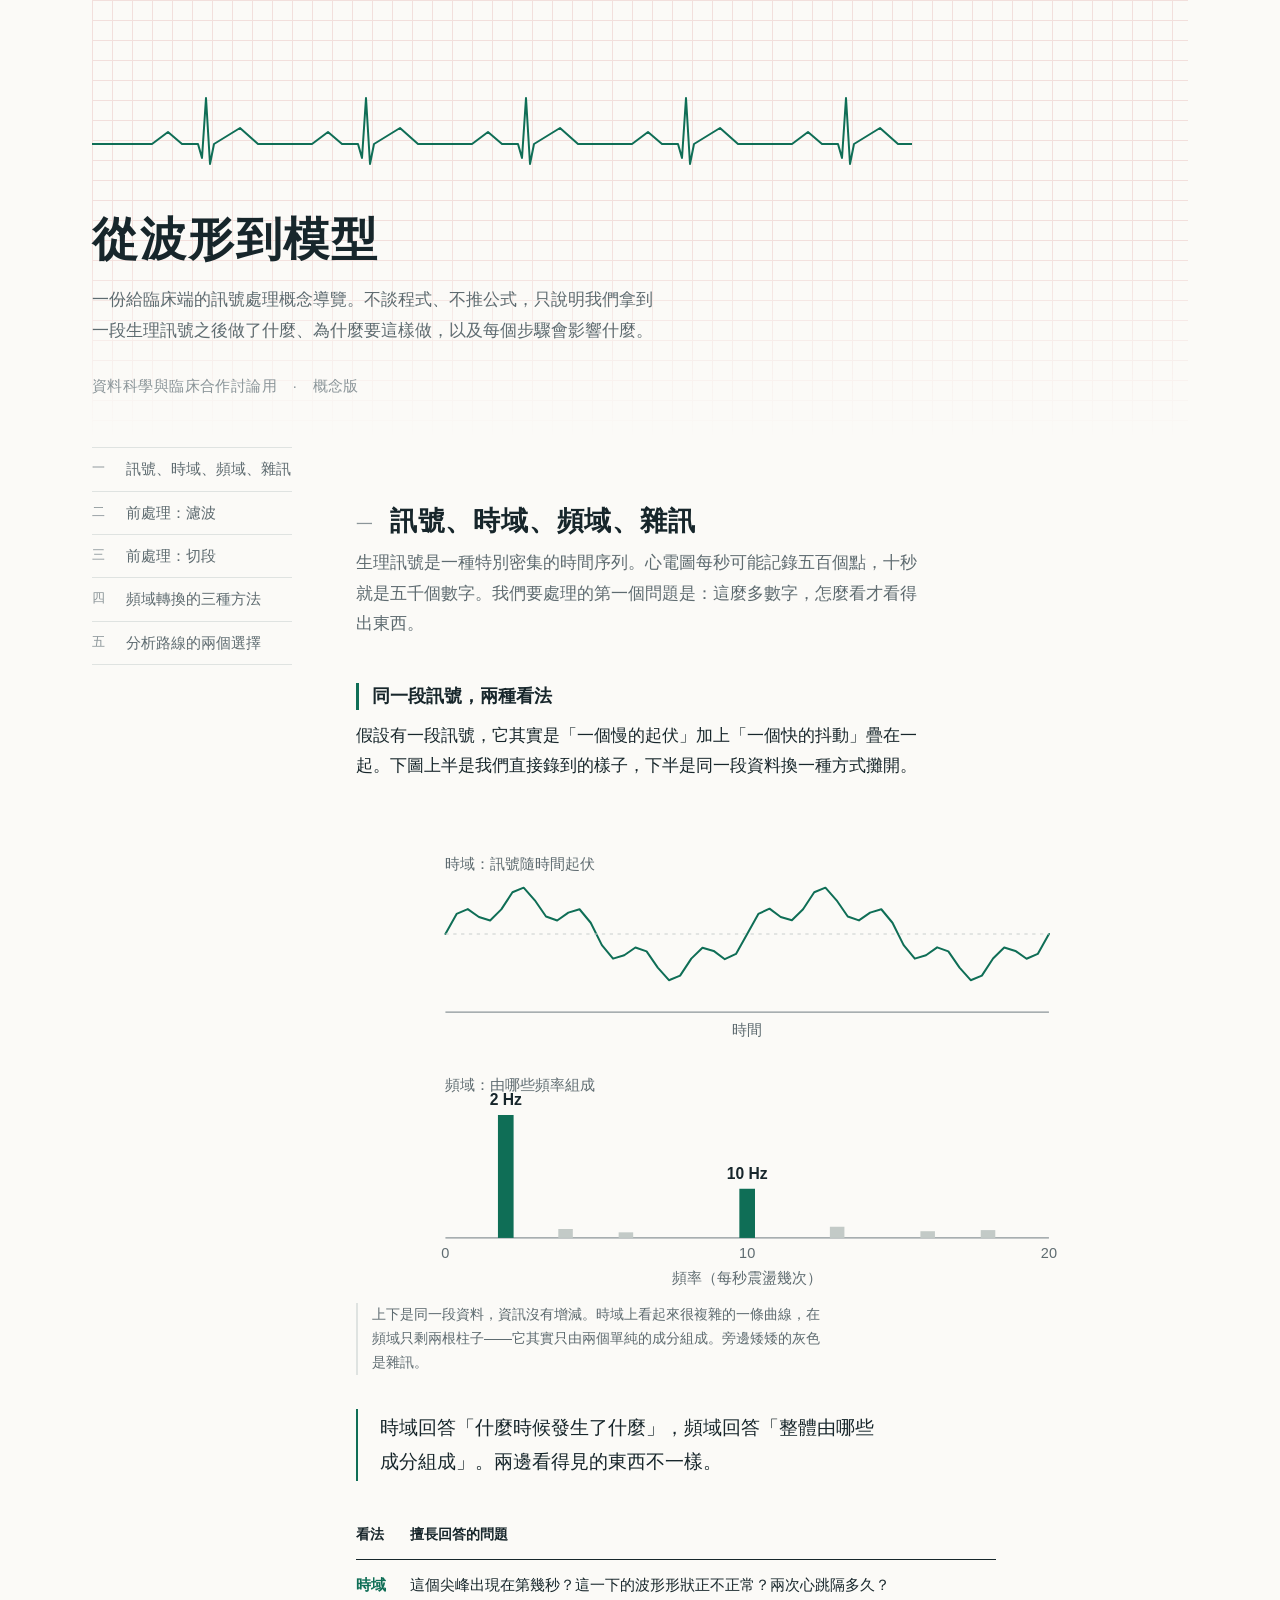
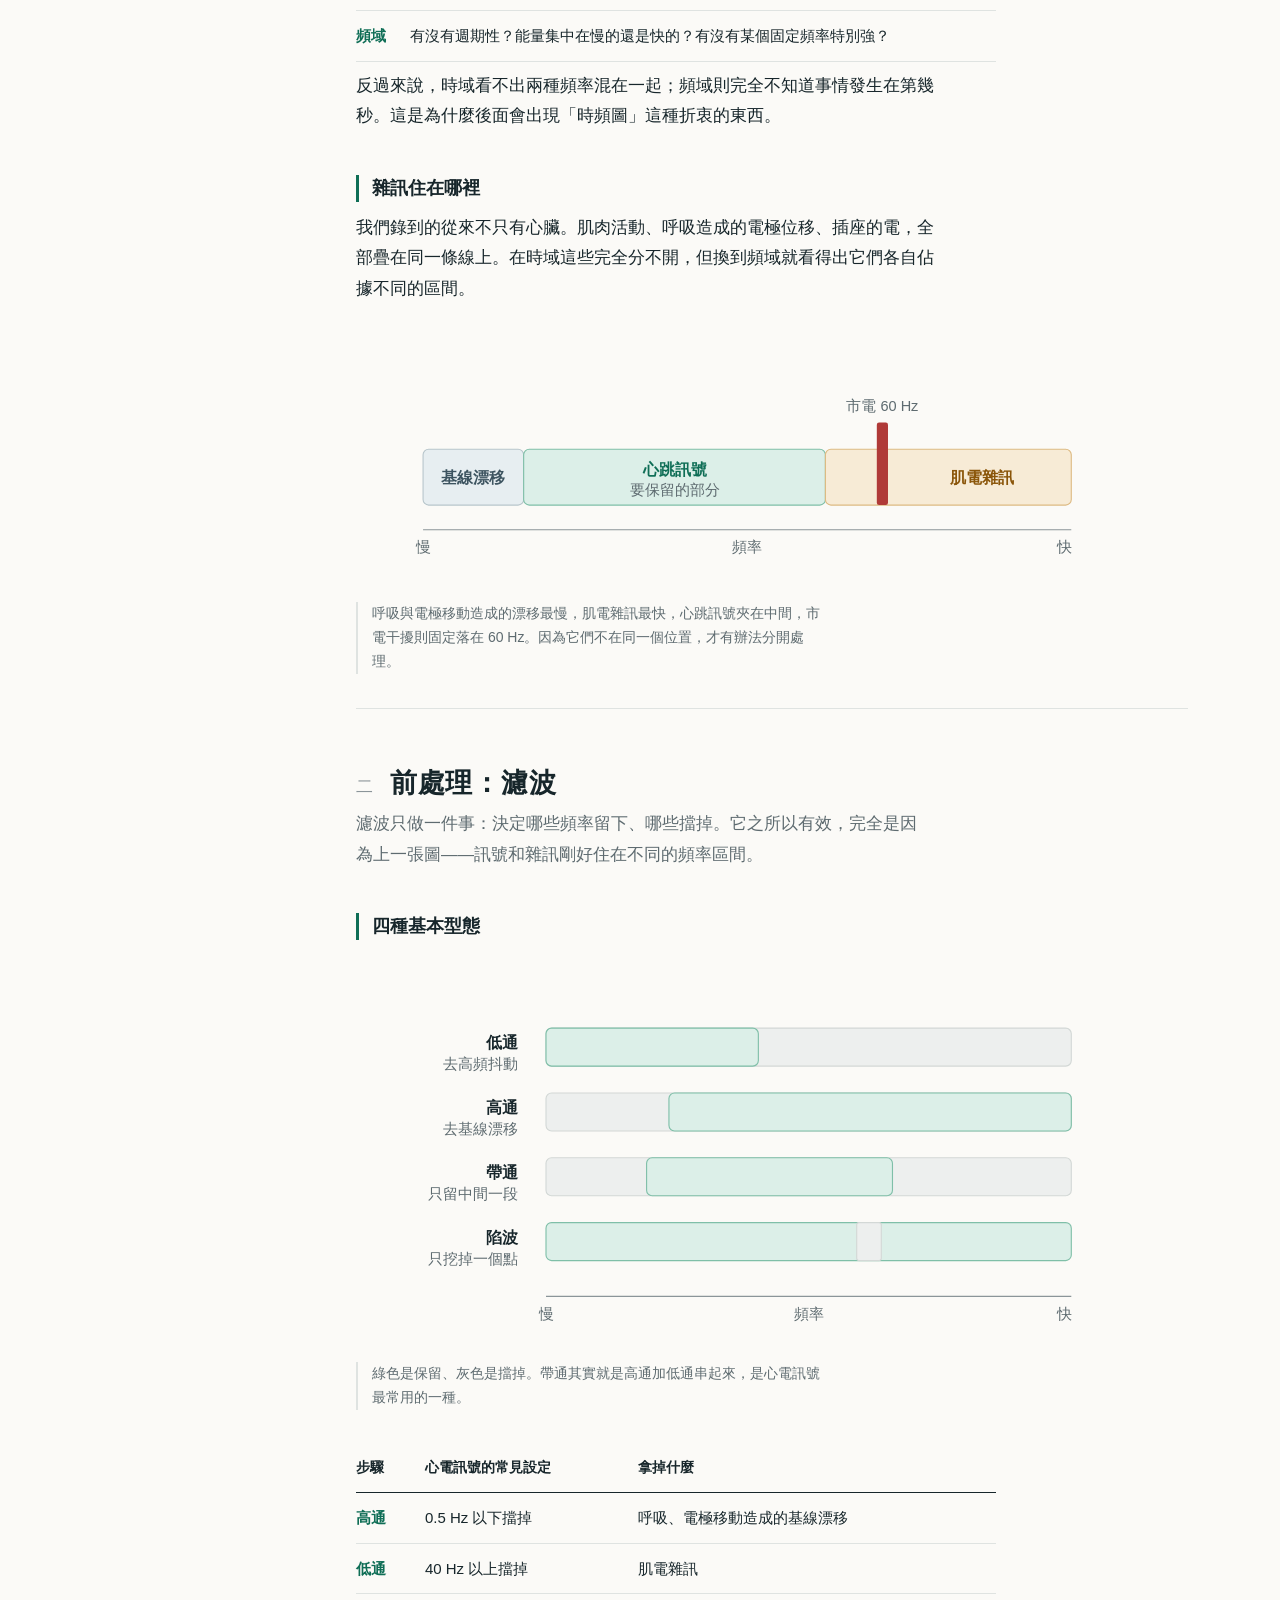
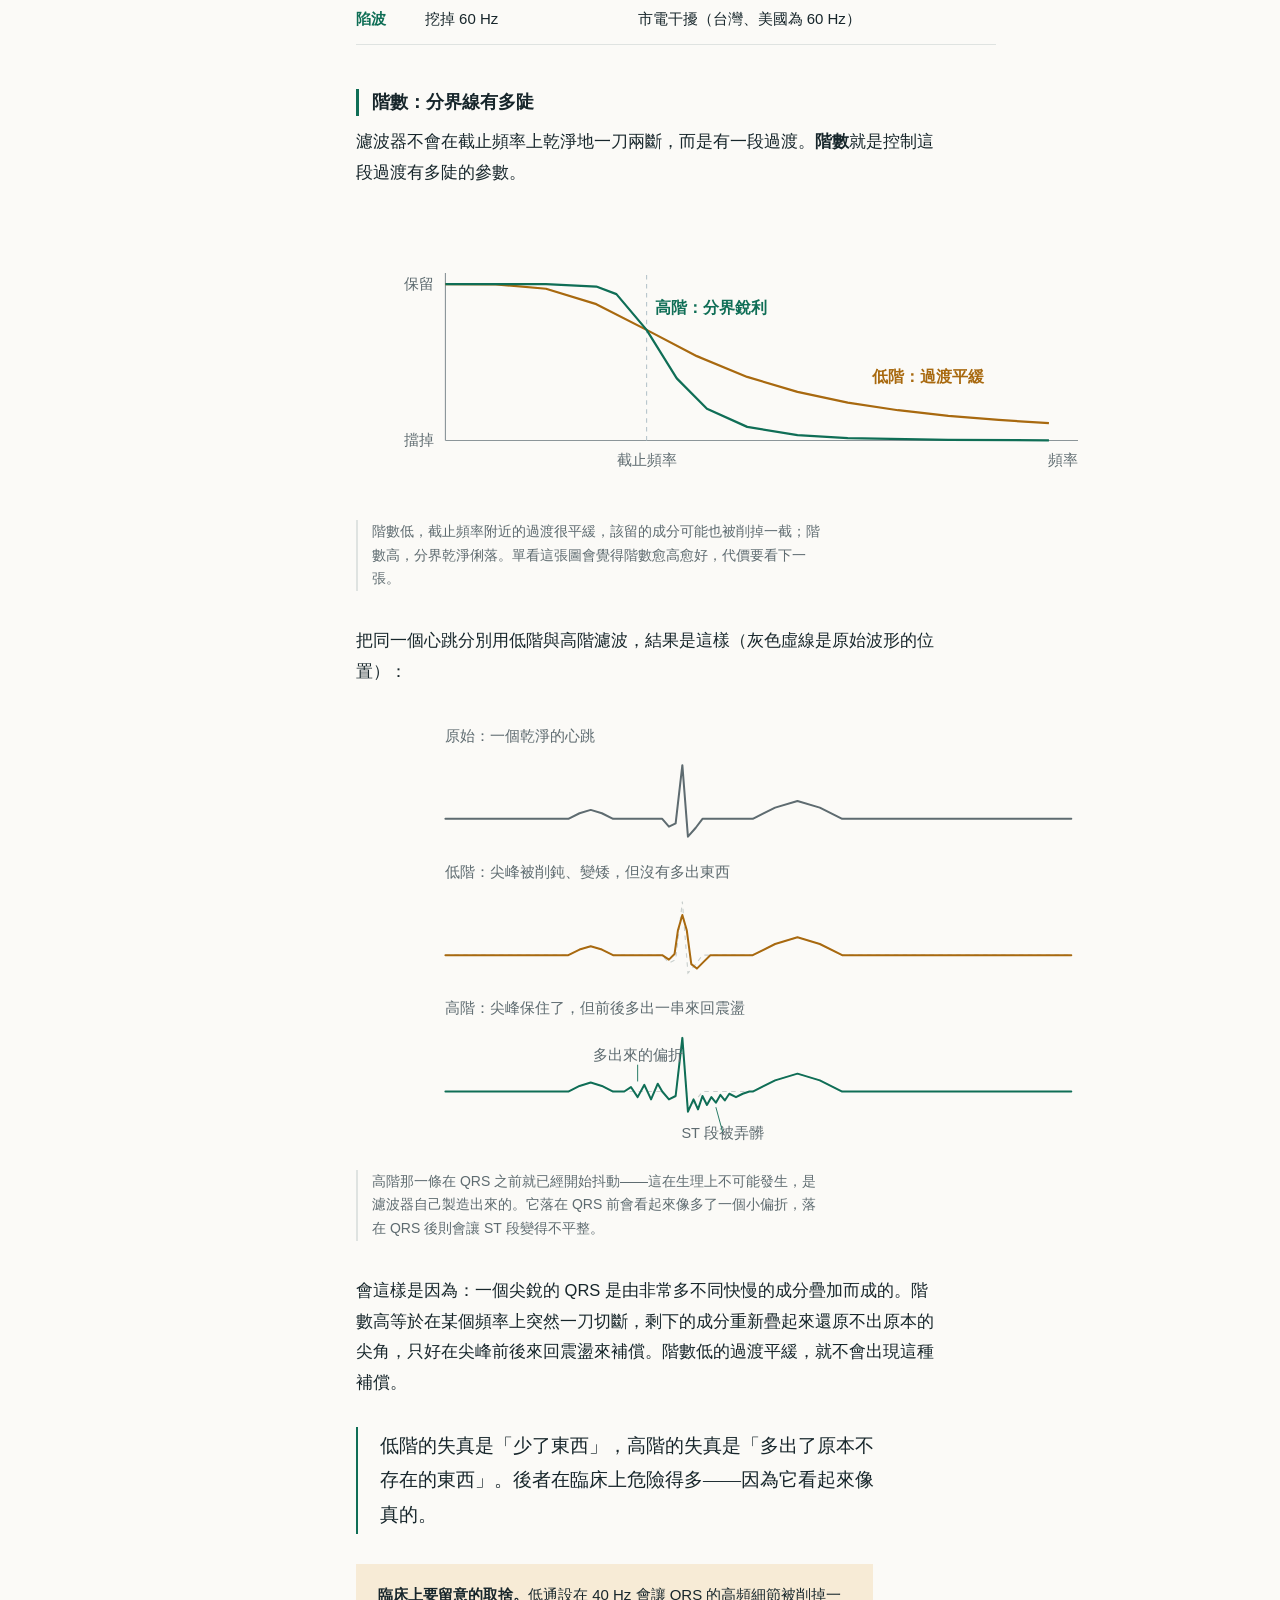
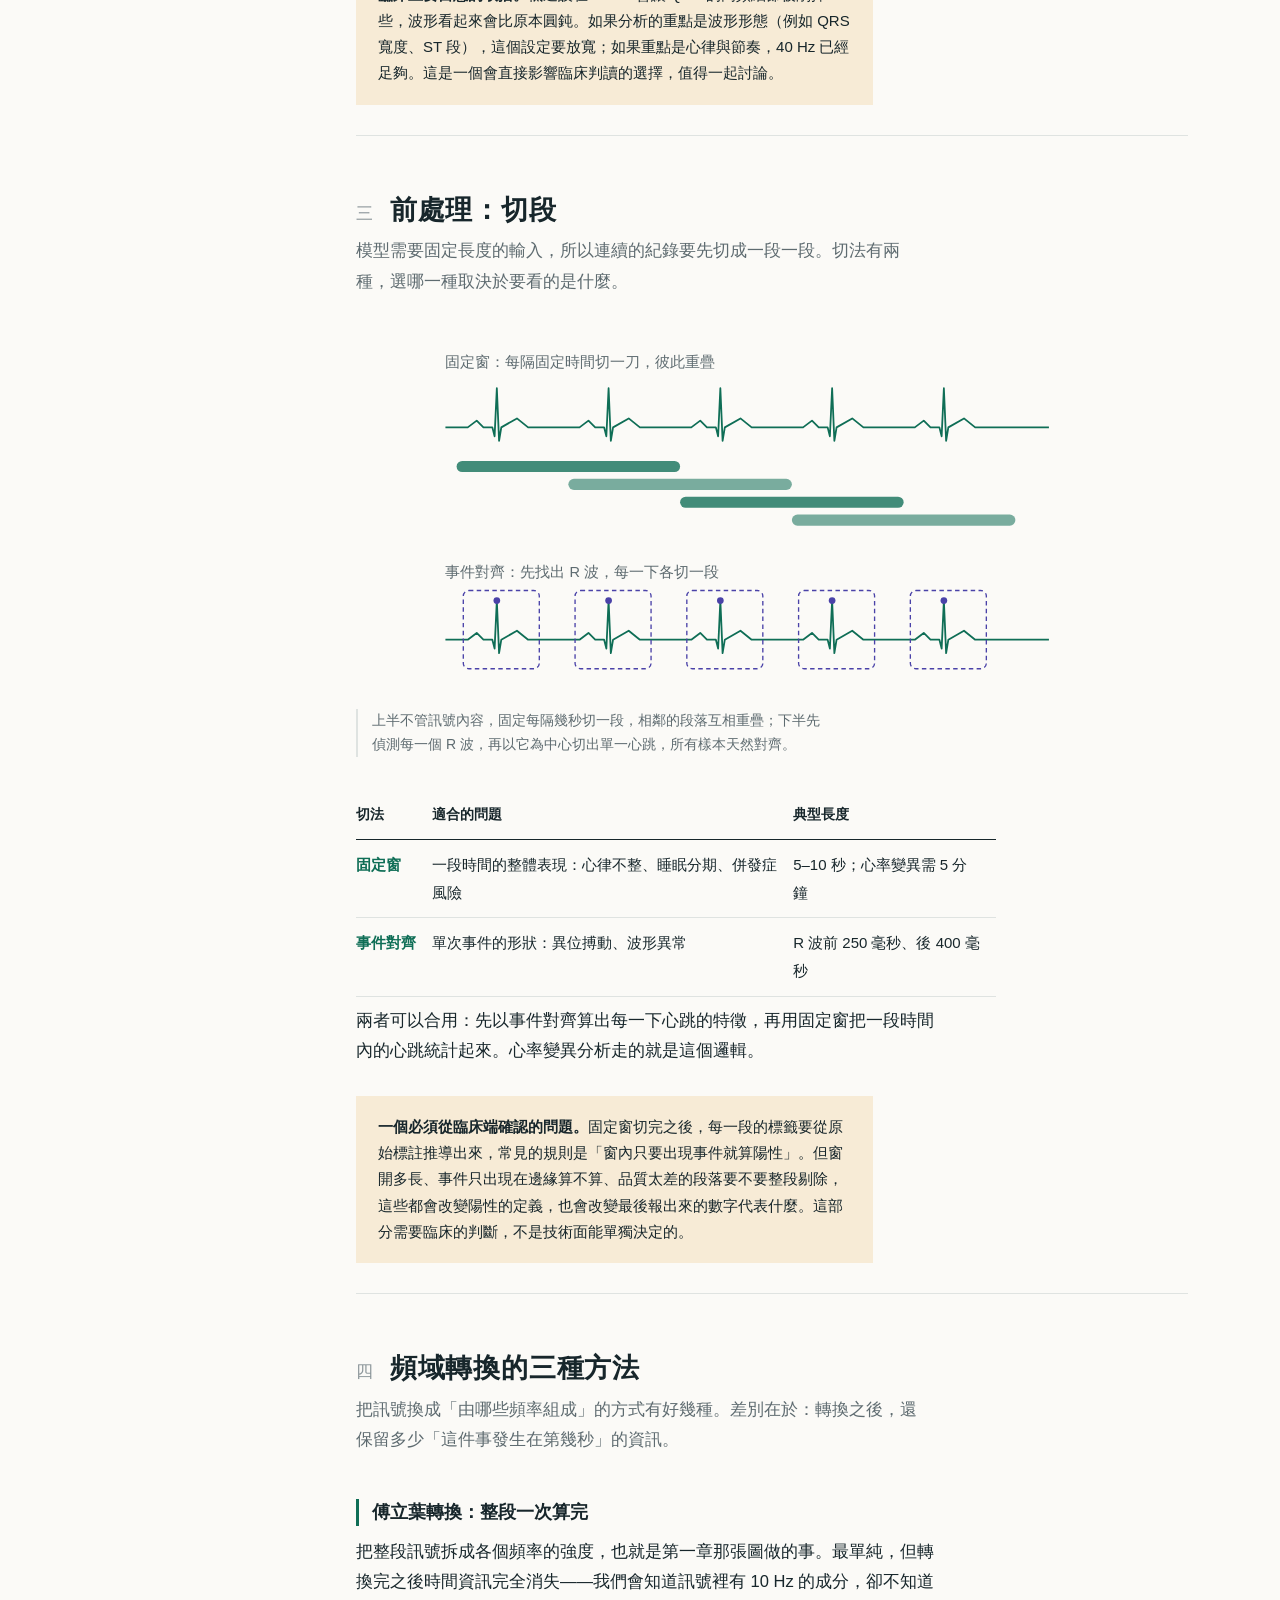
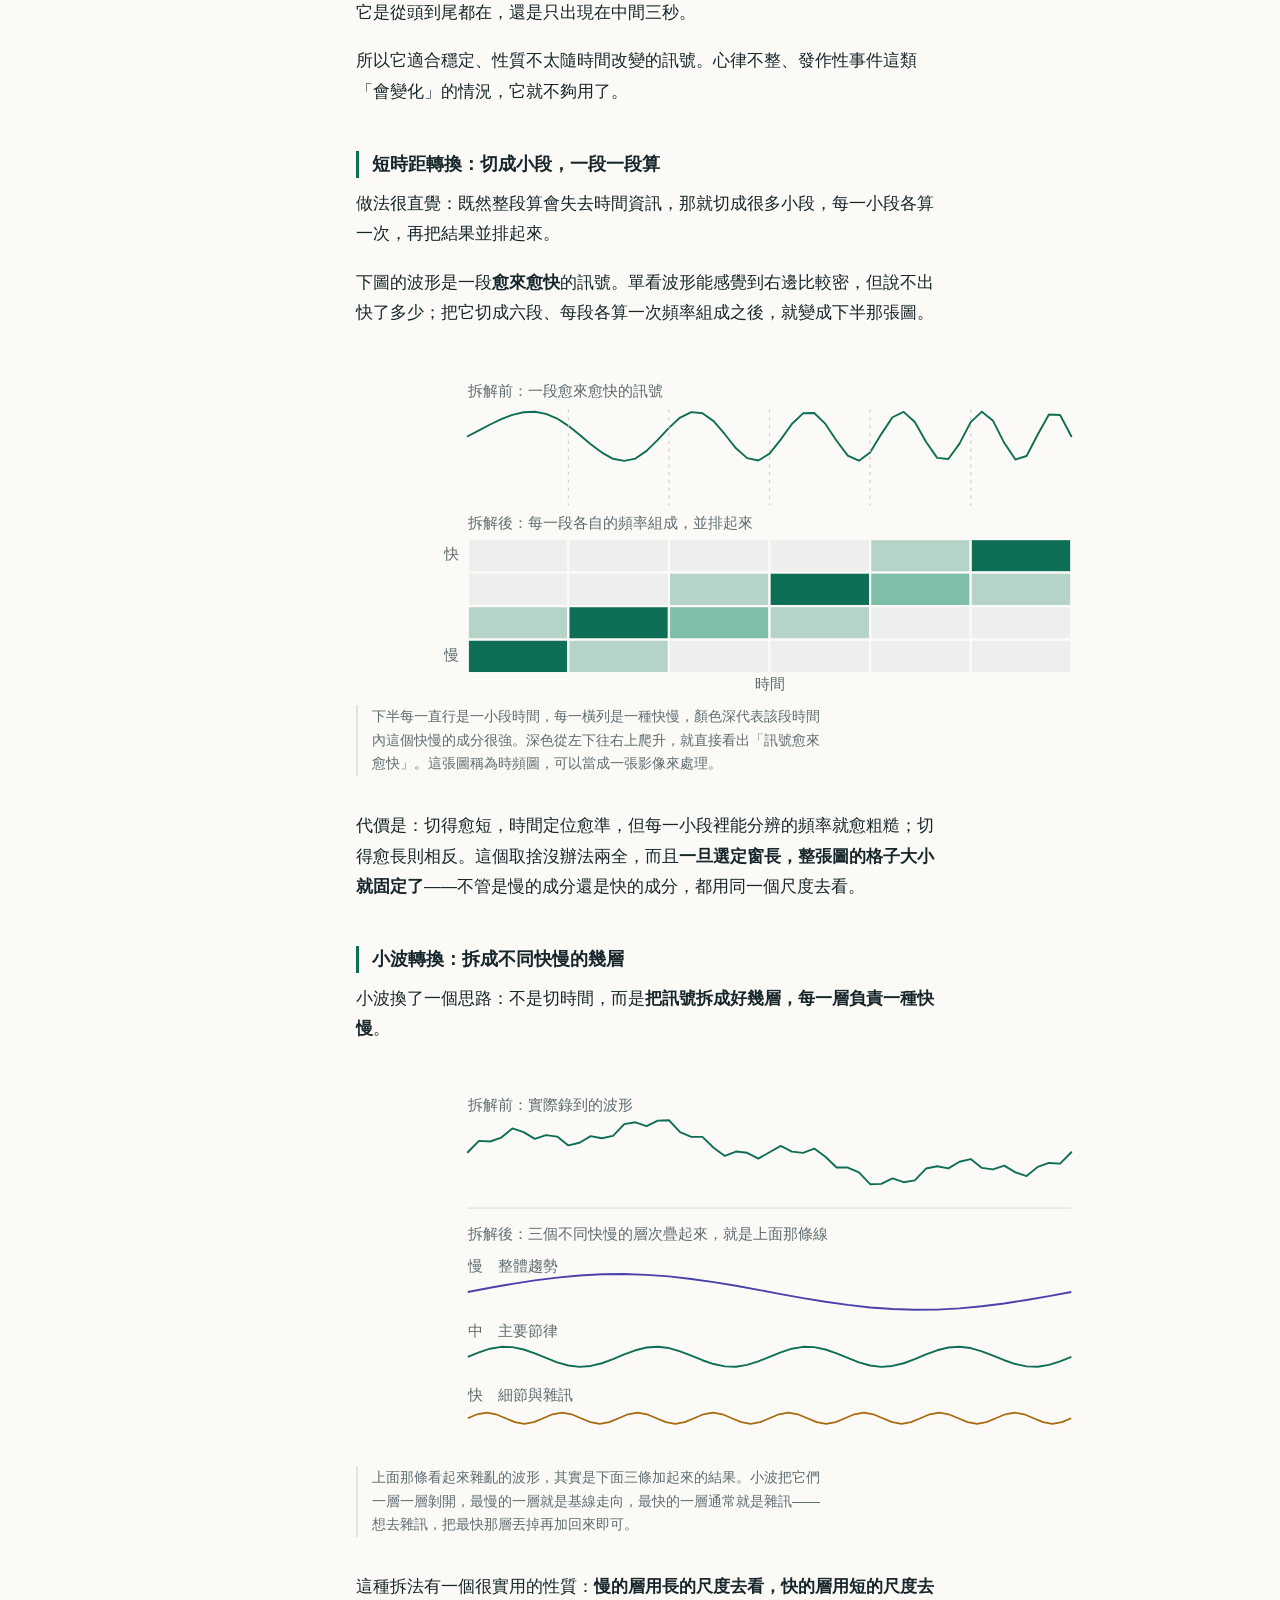
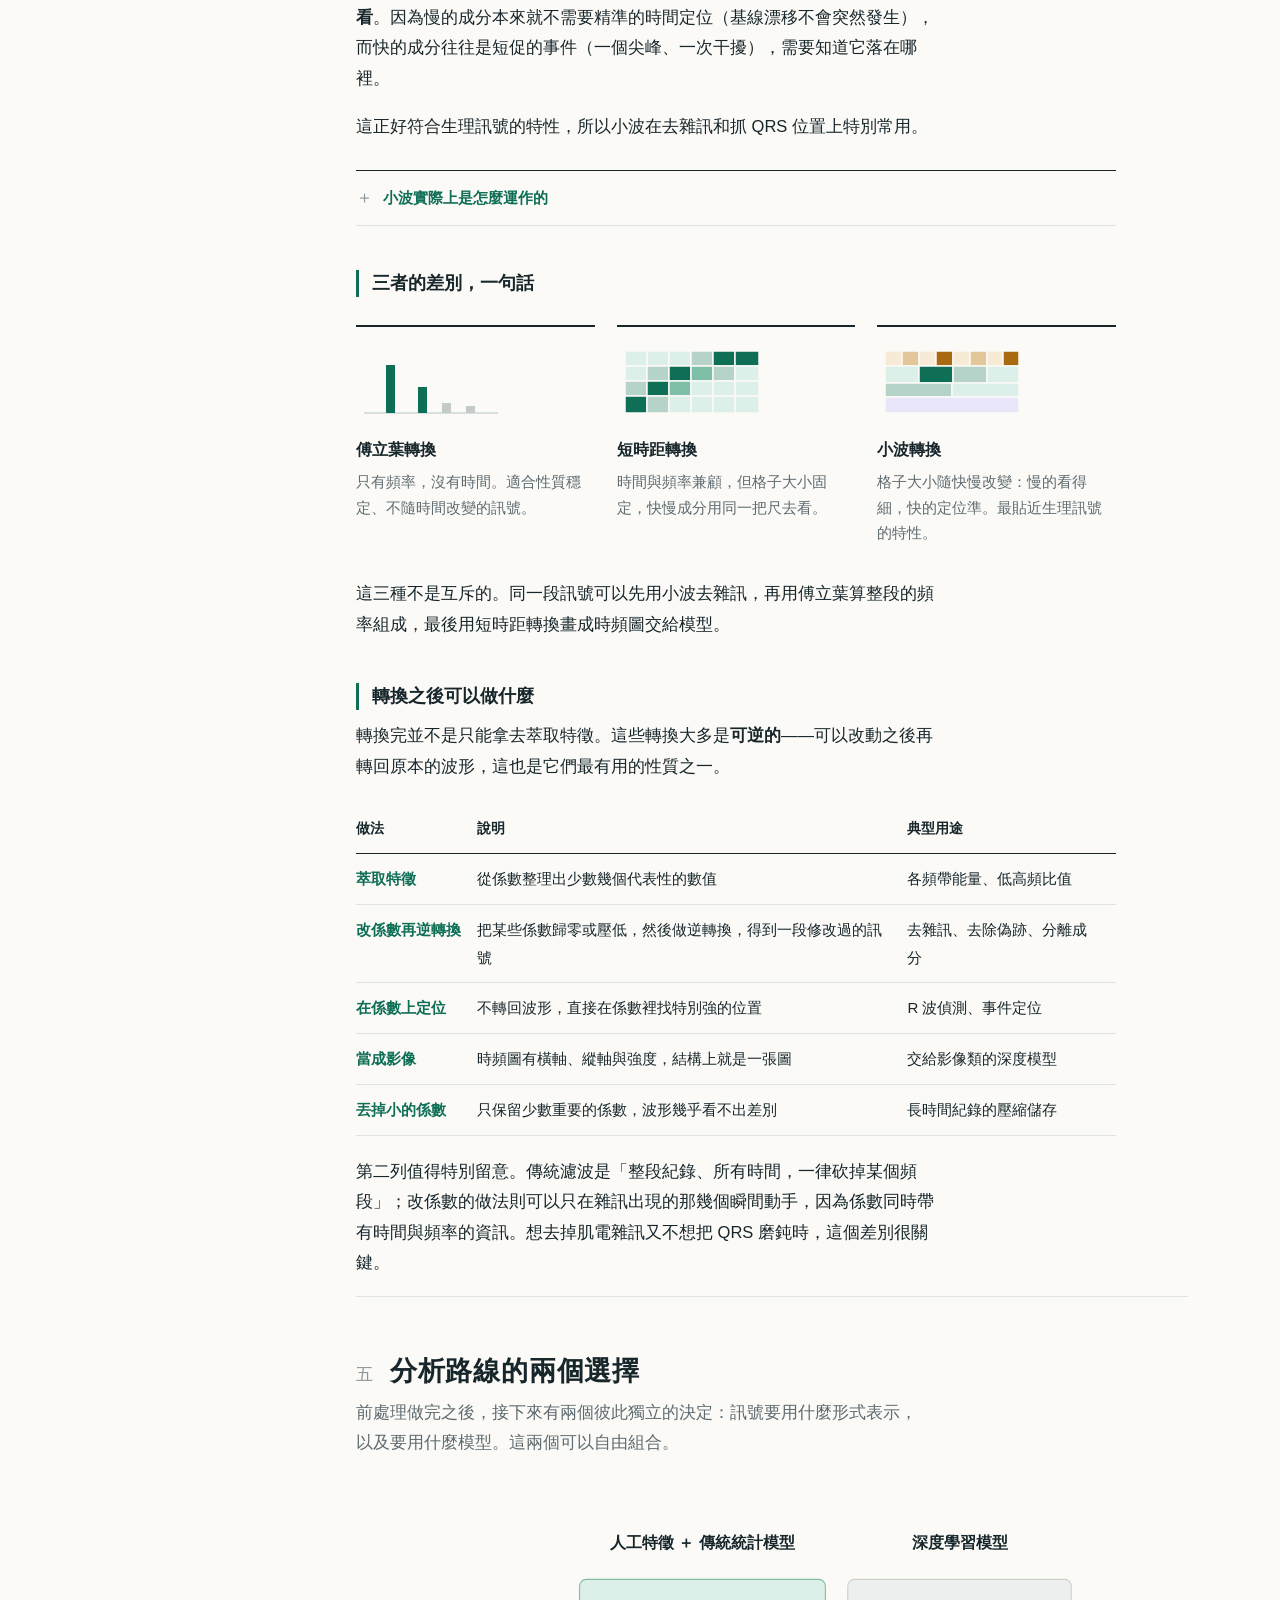
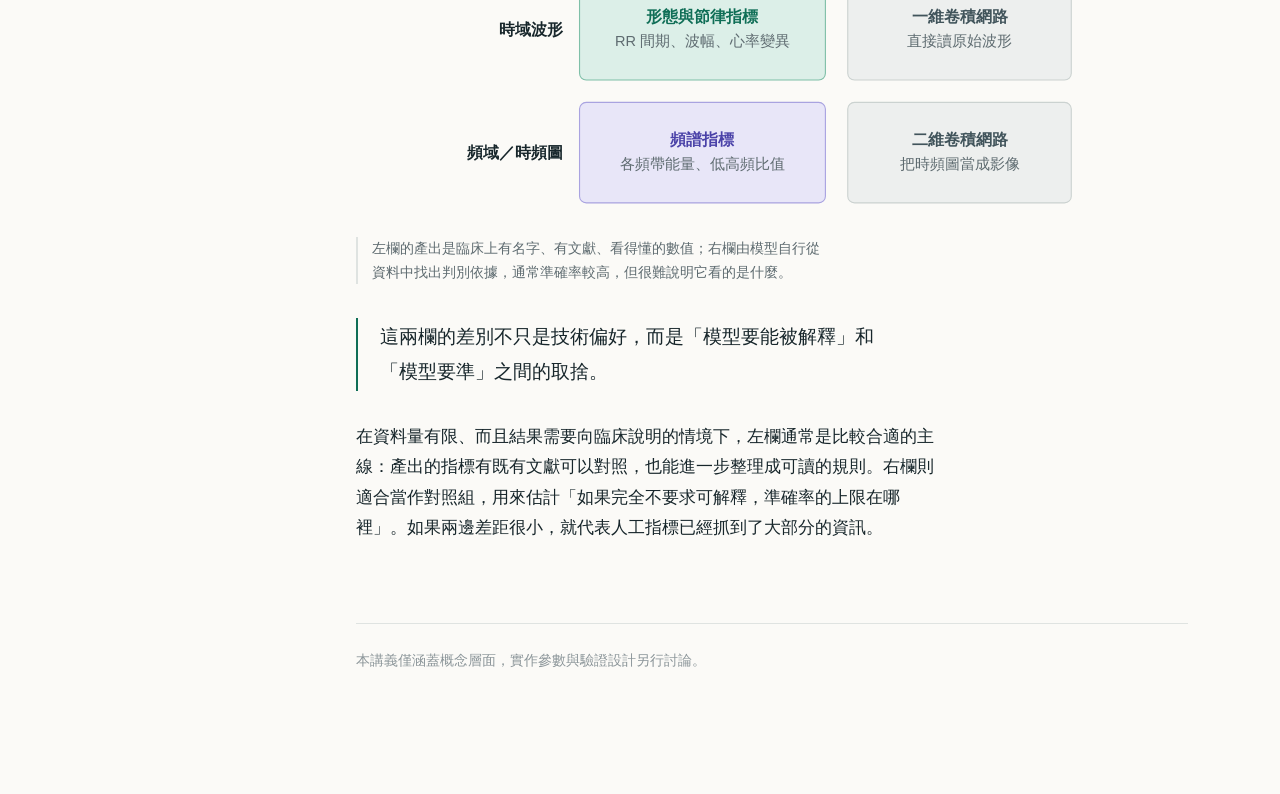
<file: 90-Meta/Html/訊號處理入門講義.html>
<!DOCTYPE html>
<html lang="zh-Hant">
<head>
<meta charset="utf-8">
<meta name="viewport" content="width=device-width, initial-scale=1">
<title>訊號處理入門 — 給臨床端的概念講義</title>
<style>
:root{
  --paper:#FBFAF7;
  --ink:#17262B;
  --slate:#5E6B70;
  --mute:#8B9599;
  --rule:#DFE3E1;
  --teal:#0F6E56;
  --teal-soft:#DCEFE8;
  --amber:#A8690F;
  --amber-soft:#F7EBD6;
  --violet:#4A42A8;
  --violet-soft:#E8E6F8;
  --grid:#F0D6D3;
  --serif:"Songti TC","Noto Serif TC","Source Han Serif TC",Georgia,"Times New Roman",serif;
  --sans:-apple-system,BlinkMacSystemFont,"PingFang TC","Microsoft JhengHei","Noto Sans TC","Helvetica Neue",sans-serif;
}
*{box-sizing:border-box}
html{scroll-behavior:smooth}
body{
  margin:0;background:var(--paper);color:var(--ink);
  font-family:var(--sans);font-size:16.5px;line-height:1.85;
  font-weight:400;-webkit-font-smoothing:antialiased;
}
.wrap{max-width:1160px;margin:0 auto;padding:0 32px 120px}

/* ---------- hero ---------- */
.hero{position:relative;padding:64px 0 40px;margin-bottom:8px}
.hero-grid{
  position:absolute;inset:0;z-index:0;
  background-image:linear-gradient(var(--grid) 1px,transparent 1px),linear-gradient(90deg,var(--grid) 1px,transparent 1px);
  background-size:20px 20px;
  -webkit-mask-image:linear-gradient(180deg,#000 0%,#000 55%,transparent 100%);
  mask-image:linear-gradient(180deg,#000 0%,#000 55%,transparent 100%);
  opacity:.75;
}
.hero-inner{position:relative;z-index:1}
.hero svg{display:block;width:100%;height:auto;max-width:820px}
.hero h1{
  font-family:var(--serif);font-weight:600;letter-spacing:.04em;
  font-size:clamp(30px,4.4vw,46px);line-height:1.3;margin:26px 0 14px;
}
.hero p{max-width:60ch;color:var(--slate);margin:0;font-size:17px}
.meta{margin-top:26px;color:var(--mute);font-size:14.5px;letter-spacing:.03em}

/* ---------- layout ---------- */
.cols{display:block}
@media(min-width:1040px){
  .cols{display:grid;grid-template-columns:200px 1fr;gap:64px;align-items:start}
  nav.toc{position:sticky;top:40px}
}
nav.toc{margin:0 0 48px;padding:0;border-top:1px solid var(--rule)}
nav.toc a{
  display:block;padding:11px 0 11px 34px;position:relative;
  color:var(--slate);text-decoration:none;font-size:14.5px;line-height:1.4;
  border-bottom:1px solid var(--rule);
}
nav.toc a span{position:absolute;left:0;top:11px;font-family:var(--serif);color:var(--mute);font-size:13px}
nav.toc a:hover{color:var(--teal)}

section{padding-top:56px;scroll-margin-top:24px}
section+section{border-top:1px solid var(--rule)}
h2{
  font-family:var(--serif);font-weight:600;font-size:27px;line-height:1.4;
  letter-spacing:.03em;margin:0 0 6px;display:flex;gap:16px;align-items:baseline;
}
h2 em{font-style:normal;color:var(--mute);font-size:17px;font-weight:400;flex:none}
.lede{color:var(--slate);max-width:62ch;margin:0 0 32px}
h3{
  font-family:var(--sans);font-weight:600;font-size:18px;margin:44px 0 10px;
  padding-left:13px;border-left:3px solid var(--teal);line-height:1.5;
}
p{max-width:64ch;margin:0 0 18px}
strong{font-weight:600}
.q{
  font-family:var(--serif);font-size:19px;line-height:1.8;color:var(--ink);
  max-width:56ch;margin:30px 0;padding:2px 0 2px 22px;border-left:2px solid var(--teal);
}

/* ---------- figures ---------- */
figure{margin:30px 0 34px;max-width:760px}
figure svg{display:block;width:100%;height:auto}
figcaption{
  margin-top:12px;font-size:14px;line-height:1.7;color:var(--slate);
  padding-left:14px;border-left:2px solid var(--rule);max-width:60ch;
}
.fig-t{font-family:var(--sans);font-size:13px;fill:var(--slate)}
.fig-k{font-family:var(--sans);font-size:14px;font-weight:600;fill:var(--ink)}
.fig-kw{font-family:var(--sans);font-size:14px;font-weight:600}
.ax{stroke:var(--mute);stroke-width:1;fill:none}

/* ---------- small parts ---------- */
.trio{display:grid;gap:22px;margin:28px 0 8px;max-width:760px}
@media(min-width:680px){.trio{grid-template-columns:repeat(3,1fr)}}
.trio > div{padding-top:16px;border-top:2px solid var(--ink)}
.trio h4{margin:0 0 6px;font-size:16px;font-weight:600}
.trio p{font-size:14.5px;line-height:1.75;color:var(--slate);margin:0}
.trio svg{display:block;width:100%;max-width:150px;height:auto;margin-bottom:12px}

table{border-collapse:collapse;margin:24px 0 8px;font-size:15px;max-width:640px;width:100%}
table.wide{max-width:760px}
details.more{margin:28px 0;max-width:760px;border-top:1px solid var(--ink);border-bottom:1px solid var(--rule)}
details.more > summary{
  cursor:pointer;list-style:none;padding:13px 0;font-size:15px;font-weight:600;
  color:var(--teal);display:flex;align-items:center;gap:10px;
}
details.more > summary::-webkit-details-marker{display:none}
details.more > summary::before{content:"＋";font-weight:400;font-size:17px;color:var(--mute);line-height:1}
details.more[open] > summary::before{content:"－"}
details.more > summary:hover{color:var(--ink)}
details.more > summary:focus-visible{outline:2px solid var(--teal);outline-offset:4px}
details.more .body{padding:2px 0 24px}
details.more .body > :last-child{margin-bottom:0}
th,td{text-align:left;padding:11px 16px 11px 0;border-bottom:1px solid var(--rule);vertical-align:top}
th{font-weight:600;color:var(--ink);border-bottom:1.5px solid var(--ink);font-size:14px}
td:first-child{white-space:nowrap;color:var(--teal);font-weight:600}

.note{
  margin:30px 0;padding:18px 22px;background:var(--amber-soft);
  font-size:15px;line-height:1.75;max-width:62ch;
}
.note b{font-weight:600}

footer{margin-top:80px;padding-top:24px;border-top:1px solid var(--rule);color:var(--mute);font-size:14px}

@media print{
  body{font-size:11pt}
  nav.toc,.hero-grid{display:none}
  .cols{display:block}
  section{page-break-inside:avoid;padding-top:28px}
  figure{page-break-inside:avoid}
  details.more .body{display:block}
}
</style>
</head>
<body>
<div class="wrap">

<header class="hero">
  <div class="hero-grid"></div>
  <div class="hero-inner">
    <svg viewBox="0 0 820 120" role="img" aria-label="一段心電圖波形">
      <polyline fill="none" stroke="#0F6E56" stroke-width="2" stroke-linejoin="round" stroke-linecap="round"
        points="0,80 60,80 76,68 90,80 106,80 110,94 114,34 118,100 122,80 148,64 166,80 220,80 236,68 250,80 266,80 270,94 274,34 278,100 282,80 308,64 326,80 380,80 396,68 410,80 426,80 430,94 434,34 438,100 442,80 468,64 486,80 540,80 556,68 570,80 586,80 590,94 594,34 598,100 602,80 628,64 646,80 700,80 716,68 730,80 746,80 750,94 754,34 758,100 762,80 788,64 806,80 820,80"/>
    </svg>
    <h1>從波形到模型</h1>
    <p>一份給臨床端的訊號處理概念導覽。不談程式、不推公式，只說明我們拿到一段生理訊號之後做了什麼、為什麼要這樣做，以及每個步驟會影響什麼。</p>
    <div class="meta">資料科學與臨床合作討論用　·　概念版</div>
  </div>
</header>

<div class="cols">
<nav class="toc">
  <a href="#s1"><span>一</span>訊號、時域、頻域、雜訊</a>
  <a href="#s2"><span>二</span>前處理：濾波</a>
  <a href="#s3"><span>三</span>前處理：切段</a>
  <a href="#s4"><span>四</span>頻域轉換的三種方法</a>
  <a href="#s5"><span>五</span>分析路線的兩個選擇</a>
</nav>

<main>

<!-- ============ 1 ============ -->
<section id="s1">
  <h2><em>一</em>訊號、時域、頻域、雜訊</h2>
  <p class="lede">生理訊號是一種特別密集的時間序列。心電圖每秒可能記錄五百個點，十秒就是五千個數字。我們要處理的第一個問題是：這麼多數字，怎麼看才看得出東西。</p>

  <h3>同一段訊號，兩種看法</h3>
  <p>假設有一段訊號，它其實是「一個慢的起伏」加上「一個快的抖動」疊在一起。下圖上半是我們直接錄到的樣子，下半是同一段資料換一種方式攤開。</p>

  <figure>
    <svg viewBox="0 0 680 430" role="img" aria-label="同一段訊號的時域波形與頻域成分對照">
      <polyline fill="none" stroke="#0F6E56" stroke-width="1.8" stroke-linejoin="round" stroke-linecap="round"
        points="80,110 90,92.1 100,87.8 110,94.8 120,97.9 130,88.0 140,72.7 150,68.6 160,79.9 170,94.4 180,98.0 190,90.9 200,87.9 210,100.0 220,120.0 230,132.1 240,129.1 250,122.1 260,125.6 270,140.1 280,151.4 290,147.3 300,132.1 310,122.3 320,125.2 330,132.6 340,127.9 350,110 360,92.1 370,87.4 380,94.8 390,97.7 400,87.9 410,72.7 420,68.6 430,79.9 440,94.4 450,97.9 460,90.9 470,87.9 480,100.0 490,120.0 500,132.1 510,129.1 520,122.0 530,125.6 540,140.1 550,151.4 560,147.3 570,132.0 580,122.1 590,125.2 600,132.2 610,127.9 620,110"/>
      <line x1="80" y1="110" x2="620" y2="110" stroke="#C9CFCD" stroke-width="1" stroke-dasharray="3 4"/>
      <text class="fig-t" x="80" y="52">時域：訊號隨時間起伏</text>
      <line class="ax" x1="80" y1="180" x2="620" y2="180"/>
      <text class="fig-t" x="350" y="200" text-anchor="middle">時間</text>

      <text class="fig-t" x="80" y="250">頻域：由哪些頻率組成</text>
      <line class="ax" x1="80" y1="382" x2="620" y2="382"/>
      <rect x="181" y="374" width="13" height="8" fill="#C3CAC7"/>
      <rect x="235" y="377" width="13" height="5" fill="#C3CAC7"/>
      <rect x="424" y="372" width="13" height="10" fill="#C3CAC7"/>
      <rect x="505" y="376" width="13" height="6" fill="#C3CAC7"/>
      <rect x="559" y="375" width="13" height="7" fill="#C3CAC7"/>
      <rect x="127" y="272" width="14" height="110" fill="#0F6E56"/>
      <rect x="343" y="338" width="14" height="44" fill="#0F6E56"/>
      <text class="fig-k" x="134" y="263" text-anchor="middle">2 Hz</text>
      <text class="fig-k" x="350" y="329" text-anchor="middle">10 Hz</text>
      <text class="fig-t" x="80" y="400" text-anchor="middle">0</text>
      <text class="fig-t" x="350" y="400" text-anchor="middle">10</text>
      <text class="fig-t" x="620" y="400" text-anchor="middle">20</text>
      <text class="fig-t" x="350" y="422" text-anchor="middle">頻率（每秒震盪幾次）</text>
    </svg>
    <figcaption>上下是同一段資料，資訊沒有增減。時域上看起來很複雜的一條曲線，在頻域只剩兩根柱子——它其實只由兩個單純的成分組成。旁邊矮矮的灰色是雜訊。</figcaption>
  </figure>

  <p class="q">時域回答「什麼時候發生了什麼」，頻域回答「整體由哪些成分組成」。兩邊看得見的東西不一樣。</p>

  <table>
    <tr><th>看法</th><th>擅長回答的問題</th></tr>
    <tr><td>時域</td><td>這個尖峰出現在第幾秒？這一下的波形形狀正不正常？兩次心跳隔多久？</td></tr>
    <tr><td>頻域</td><td>有沒有週期性？能量集中在慢的還是快的？有沒有某個固定頻率特別強？</td></tr>
  </table>
  <p>反過來說，時域看不出兩種頻率混在一起；頻域則完全不知道事情發生在第幾秒。這是為什麼後面會出現「時頻圖」這種折衷的東西。</p>

  <h3>雜訊住在哪裡</h3>
  <p>我們錄到的從來不只有心臟。肌肉活動、呼吸造成的電極位移、插座的電，全部疊在同一條線上。在時域這些完全分不開，但換到頻域就看得出它們各自佔據不同的區間。</p>

  <figure>
    <svg viewBox="0 0 680 230" role="img" aria-label="心電訊號與各種雜訊在頻率軸上的分佈">
      <rect x="60" y="104" width="90" height="50" rx="5" fill="#E7EEF1" stroke="#B8C6CC" stroke-width="1"/>
      <text class="fig-kw" x="105" y="134" text-anchor="middle" fill="#3D5460">基線漂移</text>
      <rect x="150" y="104" width="270" height="50" rx="5" fill="#DCEFE8" stroke="#7FBFA8" stroke-width="1"/>
      <text class="fig-kw" x="285" y="127" text-anchor="middle" fill="#0F6E56">心跳訊號</text>
      <text class="fig-t" x="285" y="145" text-anchor="middle" fill="#0F6E56">要保留的部分</text>
      <rect x="420" y="104" width="220" height="50" rx="5" fill="#F7EBD6" stroke="#DDBA82" stroke-width="1"/>
      <text class="fig-kw" x="560" y="134" text-anchor="middle" fill="#8A5509">肌電雜訊</text>
      <rect x="466" y="80" width="10" height="74" rx="2" fill="#B03A38"/>
      <text class="fig-t" x="471" y="70" text-anchor="middle" fill="#B03A38">市電 60 Hz</text>
      <line class="ax" x1="60" y1="176" x2="640" y2="176"/>
      <text class="fig-t" x="60" y="196" text-anchor="middle">慢</text>
      <text class="fig-t" x="350" y="196" text-anchor="middle">頻率</text>
      <text class="fig-t" x="634" y="196" text-anchor="middle">快</text>
    </svg>
    <figcaption>呼吸與電極移動造成的漂移最慢，肌電雜訊最快，心跳訊號夾在中間，市電干擾則固定落在 60 Hz。因為它們不在同一個位置，才有辦法分開處理。</figcaption>
  </figure>
</section>

<!-- ============ 2 ============ -->
<section id="s2">
  <h2><em>二</em>前處理：濾波</h2>
  <p class="lede">濾波只做一件事：決定哪些頻率留下、哪些擋掉。它之所以有效，完全是因為上一張圖——訊號和雜訊剛好住在不同的頻率區間。</p>

  <h3>四種基本型態</h3>
  <figure>
    <svg viewBox="0 0 680 340" role="img" aria-label="低通、高通、帶通、陷波四種濾波器的通過範圍">
      <text class="fig-kw" x="145" y="70" text-anchor="end" fill="#17262B">低通</text>
      <text class="fig-t" x="145" y="89" text-anchor="end">去高頻抖動</text>
      <rect x="170" y="52" width="470" height="34" rx="5" fill="#EDEFEE" stroke="#D3D8D6" stroke-width="1"/>
      <rect x="170" y="52" width="190" height="34" rx="5" fill="#DCEFE8" stroke="#7FBFA8" stroke-width="1"/>

      <text class="fig-kw" x="145" y="128" text-anchor="end" fill="#17262B">高通</text>
      <text class="fig-t" x="145" y="147" text-anchor="end">去基線漂移</text>
      <rect x="170" y="110" width="470" height="34" rx="5" fill="#EDEFEE" stroke="#D3D8D6" stroke-width="1"/>
      <rect x="280" y="110" width="360" height="34" rx="5" fill="#DCEFE8" stroke="#7FBFA8" stroke-width="1"/>

      <text class="fig-kw" x="145" y="186" text-anchor="end" fill="#17262B">帶通</text>
      <text class="fig-t" x="145" y="205" text-anchor="end">只留中間一段</text>
      <rect x="170" y="168" width="470" height="34" rx="5" fill="#EDEFEE" stroke="#D3D8D6" stroke-width="1"/>
      <rect x="260" y="168" width="220" height="34" rx="5" fill="#DCEFE8" stroke="#7FBFA8" stroke-width="1"/>

      <text class="fig-kw" x="145" y="244" text-anchor="end" fill="#17262B">陷波</text>
      <text class="fig-t" x="145" y="263" text-anchor="end">只挖掉一個點</text>
      <rect x="170" y="226" width="470" height="34" rx="5" fill="#DCEFE8" stroke="#7FBFA8" stroke-width="1"/>
      <rect x="448" y="226" width="22" height="34" rx="2" fill="#EDEFEE" stroke="#D3D8D6" stroke-width="1"/>

      <line class="ax" x1="170" y1="292" x2="640" y2="292"/>
      <text class="fig-t" x="170" y="312" text-anchor="middle">慢</text>
      <text class="fig-t" x="405" y="312" text-anchor="middle">頻率</text>
      <text class="fig-t" x="634" y="312" text-anchor="middle">快</text>
    </svg>
    <figcaption>綠色是保留、灰色是擋掉。帶通其實就是高通加低通串起來，是心電訊號最常用的一種。</figcaption>
  </figure>

  <table>
    <tr><th>步驟</th><th>心電訊號的常見設定</th><th>拿掉什麼</th></tr>
    <tr><td>高通</td><td>0.5 Hz 以下擋掉</td><td>呼吸、電極移動造成的基線漂移</td></tr>
    <tr><td>低通</td><td>40 Hz 以上擋掉</td><td>肌電雜訊</td></tr>
    <tr><td>陷波</td><td>挖掉 60 Hz</td><td>市電干擾（台灣、美國為 60 Hz）</td></tr>
  </table>

  <h3>階數：分界線有多陡</h3>
  <p>濾波器不會在截止頻率上乾淨地一刀兩斷，而是有一段過渡。<strong>階數</strong>就是控制這段過渡有多陡的參數。</p>

  <figure>
    <svg viewBox="0 0 680 260" role="img" aria-label="低階與高階濾波器的過渡陡峭程度比較">
      <line class="ax" x1="80" y1="200" x2="646" y2="200"/>
      <line class="ax" x1="80" y1="50" x2="80" y2="200"/>
      <line x1="260" y1="52" x2="260" y2="200" stroke="#B8C6CC" stroke-width="1" stroke-dasharray="4 4"/>
      <polyline fill="none" stroke="#A8690F" stroke-width="2" stroke-linejoin="round"
        points="80,60 125,60.3 170,64.2 215,78 260,101 305,124.5 350,143.1 395,156.5 440,166.1 485,172.9 530,177.9 575,181.6 620,184.5"/>
      <polyline fill="none" stroke="#0F6E56" stroke-width="2" stroke-linejoin="round"
        points="80,60 125,60 170,60 215,62.2 233,69 260,101 287,144.4 314,171.6 350,187.8 395,195.1 440,197.8 530,199.4 620,199.8"/>
      <text class="fig-kw" x="318" y="86" text-anchor="middle" fill="#0F6E56">高階：分界銳利</text
      ><text class="fig-kw" x="512" y="148" text-anchor="middle" fill="#A8690F">低階：過渡平緩</text>
      <text class="fig-t" x="70" y="64" text-anchor="end">保留</text>
      <text class="fig-t" x="70" y="204" text-anchor="end">擋掉</text>
      <text class="fig-t" x="260" y="222" text-anchor="middle">截止頻率</text>
      <text class="fig-t" x="646" y="222" text-anchor="end">頻率</text>
    </svg>
    <figcaption>階數低，截止頻率附近的過渡很平緩，該留的成分可能也被削掉一截；階數高，分界乾淨俐落。單看這張圖會覺得階數愈高愈好，代價要看下一張。</figcaption>
  </figure>

  <p>把同一個心跳分別用低階與高階濾波，結果是這樣（灰色虛線是原始波形的位置）：</p>

  <figure>
    <svg viewBox="0 0 680 395" role="img" aria-label="同一個心跳經過低階與高階濾波之後的波形比較">
      <text class="fig-t" x="80" y="22">原始：一個乾淨的心跳</text>
      <polyline fill="none" stroke="#5E6B70" stroke-width="1.8" stroke-linejoin="round" stroke-linecap="round"
        points="80,92 190,92 200,87 210,84 220,87 230,92 274,92 280,99 286,96 292,44 297,108 304,100 310,92 355,92 375,82 395,76 415,82 435,92 640,92"/>

      <text class="fig-t" x="80" y="144" fill="#A8690F">低階：尖峰被削鈍、變矮，但沒有多出東西</text>
      <polyline fill="none" stroke="#C9CFCD" stroke-width="1" stroke-dasharray="4 4"
        points="80,214 190,214 200,209 210,206 220,209 230,214 274,214 280,221 286,218 292,166 297,230 304,222 310,214 355,214 375,204 395,198 415,204 435,214 640,214"/>
      <polyline fill="none" stroke="#A8690F" stroke-width="1.8" stroke-linejoin="round" stroke-linecap="round"
        points="80,214 190,214 200,209 210,206 220,209 230,214 274,214 280,218 285,213 288,192 292,178 296,192 300,222 305,226 311,220 317,214 355,214 375,204 395,198 415,204 435,214 640,214"/>

      <text class="fig-t" x="80" y="266" fill="#0F6E56">高階：尖峰保住了，但前後多出一串來回震盪</text>
      <polyline fill="none" stroke="#C9CFCD" stroke-width="1" stroke-dasharray="4 4"
        points="80,336 190,336 200,331 210,328 220,331 230,336 274,336 280,343 286,340 292,288 297,352 304,344 310,336 355,336 375,326 395,320 415,326 435,336 640,336"/>
      <polyline fill="none" stroke="#0F6E56" stroke-width="1.8" stroke-linejoin="round" stroke-linecap="round"
        points="80,336 190,336 200,331 210,328 220,331 230,336 240,336 246,332 252,341 258,330 264,343 270,329 274,336 280,343 286,340 292,288 297,354 302,343 306,352 310,340 314,348 318,341 322,346 326,339 330,344 334,338 340,341 346,338 352,336 355,336 375,326 395,320 415,326 435,336 640,336"/>

      <text class="fig-t" x="252" y="308" text-anchor="middle" fill="#0F6E56">多出來的偏折</text>
      <line x1="252" y1="312" x2="252" y2="327" stroke="#0F6E56" stroke-width="0.8"/>
      <text class="fig-t" x="328" y="378" text-anchor="middle" fill="#0F6E56">ST 段被弄髒</text>
      <line x1="328" y1="372" x2="322" y2="350" stroke="#0F6E56" stroke-width="0.8"/>
    </svg>
    <figcaption>高階那一條在 QRS 之前就已經開始抖動——這在生理上不可能發生，是濾波器自己製造出來的。它落在 QRS 前會看起來像多了一個小偏折，落在 QRS 後則會讓 ST 段變得不平整。</figcaption>
  </figure>

  <p>會這樣是因為：一個尖銳的 QRS 是由非常多不同快慢的成分疊加而成的。階數高等於在某個頻率上突然一刀切斷，剩下的成分重新疊起來還原不出原本的尖角，只好在尖峰前後來回震盪來補償。階數低的過渡平緩，就不會出現這種補償。</p>

  <p class="q">低階的失真是「少了東西」，高階的失真是「多出了原本不存在的東西」。後者在臨床上危險得多——因為它看起來像真的。</p>

  <div class="note">
    <b>臨床上要留意的取捨。</b>低通設在 40 Hz 會讓 QRS 的高頻細節被削掉一些，波形看起來會比原本圓鈍。如果分析的重點是波形形態（例如 QRS 寬度、ST 段），這個設定要放寬；如果重點是心律與節奏，40 Hz 已經足夠。這是一個會直接影響臨床判讀的選擇，值得一起討論。
  </div>
</section>

<!-- ============ 3 ============ -->
<section id="s3">
  <h2><em>三</em>前處理：切段</h2>
  <p class="lede">模型需要固定長度的輸入，所以連續的紀錄要先切成一段一段。切法有兩種，選哪一種取決於要看的是什麼。</p>

  <figure>
    <svg viewBox="0 0 680 330" role="img" aria-label="固定窗切段與事件對齊切段的比較">
      <polyline fill="none" stroke="#0F6E56" stroke-width="1.6" stroke-linejoin="round"
        points="80,88 100,88 108,82 114,88 122,88 124,96 126,53 128,100 130,88 144,80 154,88 200,88 208,82 214,88 222,88 224,96 226,53 228,100 230,88 244,80 254,88 300,88 308,82 314,88 322,88 324,96 326,53 328,100 330,88 344,80 354,88 400,88 408,82 414,88 422,88 424,96 426,53 428,100 430,88 444,80 454,88 500,88 508,82 514,88 522,88 524,96 526,53 528,100 530,88 544,80 554,88 620,88"/>
      <text class="fig-t" x="80" y="34">固定窗：每隔固定時間切一刀，彼此重疊</text>
      <rect x="90" y="118" width="200" height="10" rx="5" fill="#0F6E56" opacity=".78"/>
      <rect x="190" y="134" width="200" height="10" rx="5" fill="#0F6E56" opacity=".55"/>
      <rect x="290" y="150" width="200" height="10" rx="5" fill="#0F6E56" opacity=".78"/>
      <rect x="390" y="166" width="200" height="10" rx="5" fill="#0F6E56" opacity=".55"/>

      <text class="fig-t" x="80" y="222">事件對齊：先找出 R 波，每一下各切一段</text>
      <polyline fill="none" stroke="#0F6E56" stroke-width="1.6" stroke-linejoin="round"
        points="80,278 100,278 108,272 114,278 122,278 124,286 126,243 128,290 130,278 144,270 154,278 200,278 208,272 214,278 222,278 224,286 226,243 228,290 230,278 244,270 254,278 300,278 308,272 314,278 322,278 324,286 326,243 328,290 330,278 344,270 354,278 400,278 408,272 414,278 422,278 424,286 426,243 428,290 430,278 444,270 454,278 500,278 508,272 514,278 522,278 524,286 526,243 528,290 530,278 544,270 554,278 620,278"/>
      <g fill="none" stroke="#4A42A8" stroke-width="1.2" stroke-dasharray="4 3">
        <rect x="96" y="234" width="68" height="70" rx="5"/>
        <rect x="196" y="234" width="68" height="70" rx="5"/>
        <rect x="296" y="234" width="68" height="70" rx="5"/>
        <rect x="396" y="234" width="68" height="70" rx="5"/>
        <rect x="496" y="234" width="68" height="70" rx="5"/>
      </g>
      <g fill="#4A42A8">
        <circle cx="126" cy="243" r="3"/><circle cx="226" cy="243" r="3"/><circle cx="326" cy="243" r="3"/>
        <circle cx="426" cy="243" r="3"/><circle cx="526" cy="243" r="3"/>
      </g>
    </svg>
    <figcaption>上半不管訊號內容，固定每隔幾秒切一段，相鄰的段落互相重疊；下半先偵測每一個 R 波，再以它為中心切出單一心跳，所有樣本天然對齊。</figcaption>
  </figure>

  <table>
    <tr><th>切法</th><th>適合的問題</th><th>典型長度</th></tr>
    <tr><td>固定窗</td><td>一段時間的整體表現：心律不整、睡眠分期、併發症風險</td><td>5–10 秒；心率變異需 5 分鐘</td></tr>
    <tr><td>事件對齊</td><td>單次事件的形狀：異位搏動、波形異常</td><td>R 波前 250 毫秒、後 400 毫秒</td></tr>
  </table>

  <p>兩者可以合用：先以事件對齊算出每一下心跳的特徵，再用固定窗把一段時間內的心跳統計起來。心率變異分析走的就是這個邏輯。</p>

  <div class="note">
    <b>一個必須從臨床端確認的問題。</b>固定窗切完之後，每一段的標籤要從原始標註推導出來，常見的規則是「窗內只要出現事件就算陽性」。但窗開多長、事件只出現在邊緣算不算、品質太差的段落要不要整段剔除，這些都會改變陽性的定義，也會改變最後報出來的數字代表什麼。這部分需要臨床的判斷，不是技術面能單獨決定的。
  </div>
</section>

<!-- ============ 4 ============ -->
<section id="s4">
  <h2><em>四</em>頻域轉換的三種方法</h2>
  <p class="lede">把訊號換成「由哪些頻率組成」的方式有好幾種。差別在於：轉換之後，還保留多少「這件事發生在第幾秒」的資訊。</p>

  <h3>傅立葉轉換：整段一次算完</h3>
  <p>把整段訊號拆成各個頻率的強度，也就是第一章那張圖做的事。最單純，但轉換完之後時間資訊完全消失——我們會知道訊號裡有 10 Hz 的成分，卻不知道它是從頭到尾都在，還是只出現在中間三秒。</p>
  <p>所以它適合穩定、性質不太隨時間改變的訊號。心律不整、發作性事件這類「會變化」的情況，它就不夠用了。</p>

  <h3>短時距轉換：切成小段，一段一段算</h3>
  <p>做法很直覺：既然整段算會失去時間資訊，那就切成很多小段，每一小段各算一次，再把結果並排起來。</p>
  <p>下圖的波形是一段<strong>愈來愈快</strong>的訊號。單看波形能感覺到右邊比較密，但說不出快了多少；把它切成六段、每段各算一次頻率組成之後，就變成下半那張圖。</p>

  <figure>
    <svg viewBox="0 0 680 300" role="img" aria-label="一段由慢漸快的波形，以及它切段之後對應的時頻圖">
      <polyline fill="none" stroke="#0F6E56" stroke-width="1.7" stroke-linejoin="round" stroke-linecap="round"
        points="100,70 110,64.8 120,59.5 130,54.7 140,50.9 150,48.5 160,48.1 170,50.0 180,54.2 190,60.7 200,68.7 210,77.1 220,84.6 230,90.2 240,92.0 250,90.0 260,83.1 270,73.2 280,62.5 290,53.3 300,48.4 310,49.4 320,56.5 330,68.2 340,80.8 350,89.6 360,91.7 370,85.6 380,73.0 390,59.0 400,49.5 410,49.2 420,59.0 430,74.0 440,87.4 450,91.9 460,84.5 470,68.1 480,53.0 490,48.2 500,57.3 510,74.9 520,89.4 530,90.4 540,76.6 550,57.4 560,48.0 570,56.2 580,75.9 590,90.8 600,87.7 610,68.5 620,50.6 630,51.0 640,70"/>
      <text class="fig-t" x="100" y="34">拆解前：一段愈來愈快的訊號</text>
      <g stroke="#C9CFCD" stroke-width="1" stroke-dasharray="3 4">
        <line x1="190" y1="46" x2="190" y2="132"/><line x1="280" y1="46" x2="280" y2="132"/>
        <line x1="370" y1="46" x2="370" y2="132"/><line x1="460" y1="46" x2="460" y2="132"/>
        <line x1="550" y1="46" x2="550" y2="132"/>
      </g>
      <text class="fig-t" x="100" y="152">拆解後：每一段各自的頻率組成，並排起來</text>

      <g stroke="#FBFAF7" stroke-width="2">
        <rect x="100" y="162" width="90" height="30" fill="#EDEFEE"/><rect x="190" y="162" width="90" height="30" fill="#EDEFEE"/><rect x="280" y="162" width="90" height="30" fill="#EDEFEE"/><rect x="370" y="162" width="90" height="30" fill="#EDEFEE"/><rect x="460" y="162" width="90" height="30" fill="#B5D3C8"/><rect x="550" y="162" width="90" height="30" fill="#0F6E56"/>
        <rect x="100" y="192" width="90" height="30" fill="#EDEFEE"/><rect x="190" y="192" width="90" height="30" fill="#EDEFEE"/><rect x="280" y="192" width="90" height="30" fill="#B5D3C8"/><rect x="370" y="192" width="90" height="30" fill="#0F6E56"/><rect x="460" y="192" width="90" height="30" fill="#7FBFA8"/><rect x="550" y="192" width="90" height="30" fill="#B5D3C8"/>
        <rect x="100" y="222" width="90" height="30" fill="#B5D3C8"/><rect x="190" y="222" width="90" height="30" fill="#0F6E56"/><rect x="280" y="222" width="90" height="30" fill="#7FBFA8"/><rect x="370" y="222" width="90" height="30" fill="#B5D3C8"/><rect x="460" y="222" width="90" height="30" fill="#EDEFEE"/><rect x="550" y="222" width="90" height="30" fill="#EDEFEE"/>
        <rect x="100" y="252" width="90" height="30" fill="#0F6E56"/><rect x="190" y="252" width="90" height="30" fill="#B5D3C8"/><rect x="280" y="252" width="90" height="30" fill="#EDEFEE"/><rect x="370" y="252" width="90" height="30" fill="#EDEFEE"/><rect x="460" y="252" width="90" height="30" fill="#EDEFEE"/><rect x="550" y="252" width="90" height="30" fill="#EDEFEE"/>
      </g>
      <text class="fig-t" x="92" y="180" text-anchor="end">快</text>
      <text class="fig-t" x="92" y="270" text-anchor="end">慢</text>
      <text class="fig-t" x="370" y="296" text-anchor="middle">時間</text>
    </svg>
    <figcaption>下半每一直行是一小段時間，每一橫列是一種快慢，顏色深代表該段時間內這個快慢的成分很強。深色從左下往右上爬升，就直接看出「訊號愈來愈快」。這張圖稱為時頻圖，可以當成一張影像來處理。</figcaption>
  </figure>

  <p>代價是：切得愈短，時間定位愈準，但每一小段裡能分辨的頻率就愈粗糙；切得愈長則相反。這個取捨沒辦法兩全，而且<strong>一旦選定窗長，整張圖的格子大小就固定了</strong>——不管是慢的成分還是快的成分，都用同一個尺度去看。</p>

  <h3>小波轉換：拆成不同快慢的幾層</h3>
  <p>小波換了一個思路：不是切時間，而是<strong>把訊號拆成好幾層，每一層負責一種快慢</strong>。</p>

  <figure>
    <svg viewBox="0 0 680 340" role="img" aria-label="一段混合波形被拆解成慢、中、快三個成分">
      <text class="fig-t" x="100" y="32">拆解前：實際錄到的波形</text>
      <polyline fill="none" stroke="#0F6E56" stroke-width="1.7" stroke-linejoin="round" stroke-linecap="round"
        points="100,70.0 110,59.8 120,60.4 130,56.9 140,48.7 150,52.0 160,58.0 170,54.7 180,56.0 190,63.9 200,61.5 210,55.6 220,57.5 230,55.4 240,44.8 250,43.2 260,46.6 270,41.7 280,41.4 290,52.0 300,56.3 310,56.3 320,66.0 330,73.3 340,69.4 350,70.5 360,75.7 370,70.0 380,64.3 390,69.5 400,70.6 410,66.7 420,74.0 430,83.7 440,83.7 450,88.0 460,98.6 470,98.3 480,93.4 490,96.8 500,95.2 510,84.6 520,82.5 530,84.4 540,78.5 550,76.1 560,84.0 570,85.3 580,82.0 590,88.0 600,91.3 610,83.1 620,79.6 630,80.2 640,70.0"/>
      <line x1="100" y1="120" x2="640" y2="120" stroke="#DFE3E1" stroke-width="1"/>
      <text class="fig-t" x="100" y="148">拆解後：三個不同快慢的層次疊起來，就是上面那條線</text>

      <text class="fig-t" x="100" y="176" fill="#4A42A8">慢　整體趨勢</text>
      <polyline fill="none" stroke="#4A42A8" stroke-width="1.7" stroke-linejoin="round"
        points="100,195 120,191.3 140,187.8 160,184.7 180,182.2 200,180.3 220,179.2 240,179.0 260,179.7 280,181.1 300,183.4 320,186.2 340,189.5 360,193.1 380,196.9 400,200.5 420,203.8 440,206.6 460,208.9 480,210.3 500,211.0 520,210.8 540,209.7 560,207.8 580,205.3 600,202.2 620,198.7 640,195"/>

      <text class="fig-t" x="100" y="234" fill="#0F6E56">中　主要節律</text>
      <polyline fill="none" stroke="#0F6E56" stroke-width="1.7" stroke-linejoin="round"
        points="100,253.0 110,249.0 120,245.8 130,244.1 140,244.4 150,246.5 160,249.9 170,254.0 180,258.0 190,260.8 200,262.0 210,261.2 220,258.8 230,255.1 240,250.9 250,247.2 260,244.7 270,244.0 280,245.2 290,248.1 300,252.0 310,256.1 320,259.5 330,261.6 340,261.9 350,260.3 360,257.2 370,253.0 380,249.0 390,245.8 400,244.1 410,244.4 420,246.5 430,249.9 440,254.0 450,258.0 460,260.8 470,262.0 480,261.2 490,258.8 500,255.1 510,250.9 520,247.2 530,244.7 540,244.0 550,245.2 560,248.1 570,252.0 580,256.1 590,259.5 600,261.6 610,261.9 620,260.3 630,257.2 640,253.0"/>

      <text class="fig-t" x="100" y="292" fill="#A8690F">快　細節與雜訊</text>
      <polyline fill="none" stroke="#A8690F" stroke-width="1.5" stroke-linejoin="round"
        points="100,308 108.4,304.5 116.9,303 125.3,304.5 133.8,308 142.2,311.5 150.6,313 159.1,311.5 167.5,308 175.9,304.5 184.4,303 192.8,304.5 201.3,308 209.7,311.5 218.1,313 226.6,311.5 235,308 243.4,304.5 251.9,303 260.3,304.5 268.8,308 277.2,311.5 285.6,313 294.1,311.5 302.5,308 310.9,304.5 319.4,303 327.8,304.5 336.3,308 344.7,311.5 353.1,313 361.6,311.5 370,308 378.4,304.5 386.9,303 395.3,304.5 403.8,308 412.2,311.5 420.6,313 429.1,311.5 437.5,308 445.9,304.5 454.4,303 462.8,304.5 471.3,308 479.7,311.5 488.1,313 496.6,311.5 505,308 513.4,304.5 521.9,303 530.3,304.5 538.8,308 547.2,311.5 555.6,313 564.1,311.5 572.5,308 580.9,304.5 589.4,303 597.8,304.5 606.3,308 614.7,311.5 623.1,313 631.6,311.5 640,308"/>
    </svg>
    <figcaption>上面那條看起來雜亂的波形，其實是下面三條加起來的結果。小波把它們一層一層剝開，最慢的一層就是基線走向，最快的一層通常就是雜訊——想去雜訊，把最快那層丟掉再加回來即可。</figcaption>
  </figure>

  <p>這種拆法有一個很實用的性質：<strong>慢的層用長的尺度去看，快的層用短的尺度去看</strong>。因為慢的成分本來就不需要精準的時間定位（基線漂移不會突然發生），而快的成分往往是短促的事件（一個尖峰、一次干擾），需要知道它落在哪裡。</p>
  <p>這正好符合生理訊號的特性，所以小波在去雜訊和抓 QRS 位置上特別常用。</p>

  <details class="more">
    <summary>小波實際上是怎麼運作的</summary>
    <div class="body">
      <p>小波本身是一小段<strong>有頭有尾的波形</strong>，是數學上事先定義好的固定形狀，不是從資料學出來的。這是它跟正弦波最大的差別：正弦波無限延伸，只能說「有沒有這個頻率」；小波是局部的，所以能同時說出「有沒有」和「在哪裡」。</p>
      <p>做法是把這個樣板<strong>拉寬或壓窄</strong>，然後沿著訊號滑過去，每個位置算一次「像不像」。</p>

      <figure>
        <svg viewBox="0 0 680 360" role="img" aria-label="小波樣板以三種寬度掃過訊號">
          <defs><g id="wv"><polyline fill="none" stroke="currentColor" stroke-width="1.6" vector-effect="non-scaling-stroke" stroke-linejoin="round" points="-30,1.8 -25,4.6 -20,8.1 -15,8.1 -10,0 -5,-13.2 0,-20 5,-13.2 10,0 15,8.1 20,8.1 25,4.6 30,1.8"/></g></defs>
          <text class="fig-t" x="80" y="26">一段訊號：有緩慢的起伏，也有一個短促的尖峰</text>
          <polyline fill="none" stroke="#5E6B70" stroke-width="1.8" stroke-linejoin="round" stroke-linecap="round" points="80,70 100,64.1 120,58.8 140,54.8 160,52.4 180,52.1 200,53.8 220,57.3 240,62.2 260,68.0 280,74.0 300,79.6 320,84.1 340,87.0 360,88.0 380,87.0 400,84.1 420,79.6 432,76 436,38 440,100 444,74 460,68.0 480,62.2 500,57.3 520,53.8 540,52.1 560,52.4 580,54.8 600,58.8 620,64.1 640,70"/>
          <text class="fig-t" x="80" y="140" fill="#4A42A8">樣板拉寬：對上慢的起伏</text>
          <g color="#A9A3E0"><use href="#wv" transform="translate(180,172) scale(3,1)"/><use href="#wv" transform="translate(540,172) scale(3,1)"/></g>
          <g color="#4A42A8"><use href="#wv" transform="translate(360,172) scale(3,1)"/></g>
          <text class="fig-t" x="80" y="212" fill="#0F6E56">中等寬度：兩邊都不太像</text>
          <g color="#7FBFA8"><use href="#wv" transform="translate(125,244) scale(1.5,1)"/><use href="#wv" transform="translate(215,244) scale(1.5,1)"/><use href="#wv" transform="translate(305,244) scale(1.5,1)"/><use href="#wv" transform="translate(395,244) scale(1.5,1)"/><use href="#wv" transform="translate(485,244) scale(1.5,1)"/><use href="#wv" transform="translate(575,244) scale(1.5,1)"/></g>
          <text class="fig-t" x="80" y="284" fill="#A8690F">樣板壓窄：對上短促的尖峰</text>
          <g color="#E3C79B"><use href="#wv" transform="translate(125,316) scale(0.75,1)"/><use href="#wv" transform="translate(170,316) scale(0.75,1)"/><use href="#wv" transform="translate(215,316) scale(0.75,1)"/><use href="#wv" transform="translate(260,316) scale(0.75,1)"/><use href="#wv" transform="translate(305,316) scale(0.75,1)"/><use href="#wv" transform="translate(350,316) scale(0.75,1)"/><use href="#wv" transform="translate(395,316) scale(0.75,1)"/><use href="#wv" transform="translate(485,316) scale(0.75,1)"/><use href="#wv" transform="translate(530,316) scale(0.75,1)"/><use href="#wv" transform="translate(575,316) scale(0.75,1)"/><use href="#wv" transform="translate(620,316) scale(0.75,1)"/></g>
          <g color="#A8690F"><use href="#wv" transform="translate(440,316) scale(0.75,1)"/></g>
          <line x1="438" y1="104" x2="438" y2="292" stroke="#A8690F" stroke-width="0.9" stroke-dasharray="3 4"/>
        </svg>
        <figcaption>同一個樣板，三種寬度。寬的與緩慢的起伏相符，窄的與那個尖峰相符。每個位置算出來的「像不像」分數就是一個係數。</figcaption>
      </figure>

      <p>把所有寬度、所有位置的係數排起來，就是前面那張格子圖。<strong>格子大小不一樣的原因也在這裡</strong>：樣板拉得愈寬，涵蓋的時間範圍愈長，就說不出事件確切落在第幾毫秒；壓得愈窄，時間定位愈準，但分辨頻率的能力愈粗糙。</p>
      <p>樣板的形狀有一整個型錄可以挑，常見的有 Daubechies、Symlet、Morlet 等。選擇原則是<strong>挑一個長得像你要找的東西的樣板</strong>——想抓 QRS，就選形狀接近尖銳雙向擺動的那幾種。</p>
    </div>
  </details>

  <h3>三者的差別，一句話</h3>
  <div class="trio">
    <div>
      <svg viewBox="0 0 150 80" role="img" aria-label="整段訊號的頻譜示意">
        <line x1="8" y1="70" x2="142" y2="70" stroke="#B8C6CC" stroke-width="1"/>
        <rect x="30" y="22" width="9" height="48" fill="#0F6E56"/>
        <rect x="62" y="44" width="9" height="26" fill="#0F6E56"/>
        <rect x="86" y="60" width="9" height="10" fill="#C3CAC7"/>
        <rect x="110" y="63" width="9" height="7" fill="#C3CAC7"/>
      </svg>
      <h4>傅立葉轉換</h4>
      <p>只有頻率，沒有時間。適合性質穩定、不隨時間改變的訊號。</p>
    </div>
    <div>
      <svg viewBox="0 0 150 80" role="img" aria-label="時頻圖的等大小格子示意">
        <g stroke="#FBFAF7" stroke-width="1.5">
          <rect x="8" y="8" width="22" height="15" fill="#DCEFE8"/><rect x="30" y="8" width="22" height="15" fill="#DCEFE8"/><rect x="52" y="8" width="22" height="15" fill="#DCEFE8"/><rect x="74" y="8" width="22" height="15" fill="#B5D3C8"/><rect x="96" y="8" width="22" height="15" fill="#0F6E56"/><rect x="118" y="8" width="24" height="15" fill="#0F6E56"/>
          <rect x="8" y="23" width="22" height="15" fill="#DCEFE8"/><rect x="30" y="23" width="22" height="15" fill="#B5D3C8"/><rect x="52" y="23" width="22" height="15" fill="#0F6E56"/><rect x="74" y="23" width="22" height="15" fill="#7FBFA8"/><rect x="96" y="23" width="22" height="15" fill="#B5D3C8"/><rect x="118" y="23" width="24" height="15" fill="#DCEFE8"/>
          <rect x="8" y="38" width="22" height="15" fill="#B5D3C8"/><rect x="30" y="38" width="22" height="15" fill="#0F6E56"/><rect x="52" y="38" width="22" height="15" fill="#7FBFA8"/><rect x="74" y="38" width="22" height="15" fill="#DCEFE8"/><rect x="96" y="38" width="22" height="15" fill="#DCEFE8"/><rect x="118" y="38" width="24" height="15" fill="#DCEFE8"/>
          <rect x="8" y="53" width="22" height="17" fill="#0F6E56"/><rect x="30" y="53" width="22" height="17" fill="#B5D3C8"/><rect x="52" y="53" width="22" height="17" fill="#DCEFE8"/><rect x="74" y="53" width="22" height="17" fill="#DCEFE8"/><rect x="96" y="53" width="22" height="17" fill="#DCEFE8"/><rect x="118" y="53" width="24" height="17" fill="#DCEFE8"/>
        </g>
      </svg>
      <h4>短時距轉換</h4>
      <p>時間與頻率兼顧，但格子大小固定，快慢成分用同一把尺去看。</p>
    </div>
    <div>
      <svg viewBox="0 0 150 80" role="img" aria-label="小波轉換的不等大小格子示意">
        <g stroke="#FBFAF7" stroke-width="1.5">
          <rect x="8" y="8" width="17" height="15" fill="#F7EBD6"/><rect x="25" y="8" width="17" height="15" fill="#E3C79B"/><rect x="42" y="8" width="17" height="15" fill="#F7EBD6"/><rect x="59" y="8" width="17" height="15" fill="#A8690F"/><rect x="76" y="8" width="17" height="15" fill="#F7EBD6"/><rect x="93" y="8" width="17" height="15" fill="#E3C79B"/><rect x="110" y="8" width="16" height="15" fill="#F7EBD6"/><rect x="126" y="8" width="16" height="15" fill="#A8690F"/>
          <rect x="8" y="23" width="34" height="17" fill="#DCEFE8"/><rect x="42" y="23" width="34" height="17" fill="#0F6E56"/><rect x="76" y="23" width="34" height="17" fill="#B5D3C8"/><rect x="110" y="23" width="32" height="17" fill="#DCEFE8"/>
          <rect x="8" y="40" width="67" height="14" fill="#B5D3C8"/><rect x="75" y="40" width="67" height="14" fill="#DCEFE8"/>
          <rect x="8" y="54" width="134" height="16" fill="#E8E6F8"/>
        </g>
      </svg>
      <h4>小波轉換</h4>
      <p>格子大小隨快慢改變：慢的看得細，快的定位準。最貼近生理訊號的特性。</p>
    </div>
  </div>

  <p style="margin-top:32px">這三種不是互斥的。同一段訊號可以先用小波去雜訊，再用傅立葉算整段的頻率組成，最後用短時距轉換畫成時頻圖交給模型。</p>

  <h3>轉換之後可以做什麼</h3>
  <p>轉換完並不是只能拿去萃取特徵。這些轉換大多是<strong>可逆的</strong>——可以改動之後再轉回原本的波形，這也是它們最有用的性質之一。</p>
  <table class="wide">
    <tr><th>做法</th><th>說明</th><th>典型用途</th></tr>
    <tr><td>萃取特徵</td><td>從係數整理出少數幾個代表性的數值</td><td>各頻帶能量、低高頻比值</td></tr>
    <tr><td>改係數再逆轉換</td><td>把某些係數歸零或壓低，然後做逆轉換，得到一段修改過的訊號</td><td>去雜訊、去除偽跡、分離成分</td></tr>
    <tr><td>在係數上定位</td><td>不轉回波形，直接在係數裡找特別強的位置</td><td>R 波偵測、事件定位</td></tr>
    <tr><td>當成影像</td><td>時頻圖有橫軸、縱軸與強度，結構上就是一張圖</td><td>交給影像類的深度模型</td></tr>
    <tr><td>丟掉小的係數</td><td>只保留少數重要的係數，波形幾乎看不出差別</td><td>長時間紀錄的壓縮儲存</td></tr>
  </table>
  <p style="margin-top:20px">第二列值得特別留意。傳統濾波是「整段紀錄、所有時間，一律砍掉某個頻段」；改係數的做法則可以只在雜訊出現的那幾個瞬間動手，因為係數同時帶有時間與頻率的資訊。想去掉肌電雜訊又不想把 QRS 磨鈍時，這個差別很關鍵。</p>
</section>

<!-- ============ 5 ============ -->
<section id="s5">
  <h2><em>五</em>分析路線的兩個選擇</h2>
  <p class="lede">前處理做完之後，接下來有兩個彼此獨立的決定：訊號要用什麼形式表示，以及要用什麼模型。這兩個可以自由組合。</p>

  <figure>
    <svg viewBox="0 0 680 300" role="img" aria-label="訊號表示方式與模型選擇的四種組合">
      <text class="fig-kw" x="310" y="52" text-anchor="middle" fill="#17262B">人工特徵 ＋ 傳統統計模型</text>
      <text class="fig-kw" x="540" y="52" text-anchor="middle" fill="#17262B">深度學習模型</text>
      <text class="fig-kw" x="185" y="130" text-anchor="end" fill="#17262B">時域波形</text>
      <text class="fig-kw" x="185" y="240" text-anchor="end" fill="#17262B">頻域／時頻圖</text>

      <rect x="200" y="80" width="220" height="90" rx="6" fill="#DCEFE8" stroke="#7FBFA8" stroke-width="1"/>
      <text class="fig-kw" x="310" y="118" text-anchor="middle" fill="#0F6E56">形態與節律指標</text>
      <text class="fig-t" x="310" y="140" text-anchor="middle" fill="#0F6E56">RR 間期、波幅、心率變異</text>

      <rect x="440" y="80" width="200" height="90" rx="6" fill="#EDEFEE" stroke="#CBD2D0" stroke-width="1"/>
      <text class="fig-kw" x="540" y="118" text-anchor="middle" fill="#41545B">一維卷積網路</text>
      <text class="fig-t" x="540" y="140" text-anchor="middle" fill="#41545B">直接讀原始波形</text>

      <rect x="200" y="190" width="220" height="90" rx="6" fill="#E8E6F8" stroke="#A9A3E0" stroke-width="1"/>
      <text class="fig-kw" x="310" y="228" text-anchor="middle" fill="#4A42A8">頻譜指標</text>
      <text class="fig-t" x="310" y="250" text-anchor="middle" fill="#4A42A8">各頻帶能量、低高頻比值</text>

      <rect x="440" y="190" width="200" height="90" rx="6" fill="#EDEFEE" stroke="#CBD2D0" stroke-width="1"/>
      <text class="fig-kw" x="540" y="228" text-anchor="middle" fill="#41545B">二維卷積網路</text>
      <text class="fig-t" x="540" y="250" text-anchor="middle" fill="#41545B">把時頻圖當成影像</text>
    </svg>
    <figcaption>左欄的產出是臨床上有名字、有文獻、看得懂的數值；右欄由模型自行從資料中找出判別依據，通常準確率較高，但很難說明它看的是什麼。</figcaption>
  </figure>

  <p class="q">這兩欄的差別不只是技術偏好，而是「模型要能被解釋」和「模型要準」之間的取捨。</p>

  <p>在資料量有限、而且結果需要向臨床說明的情境下，左欄通常是比較合適的主線：產出的指標有既有文獻可以對照，也能進一步整理成可讀的規則。右欄則適合當作對照組，用來估計「如果完全不要求可解釋，準確率的上限在哪裡」。如果兩邊差距很小，就代表人工指標已經抓到了大部分的資訊。</p>
</section>

<footer>本講義僅涵蓋概念層面，實作參數與驗證設計另行討論。</footer>

</main>
</div>
</div>
</body>
</html>
</file>
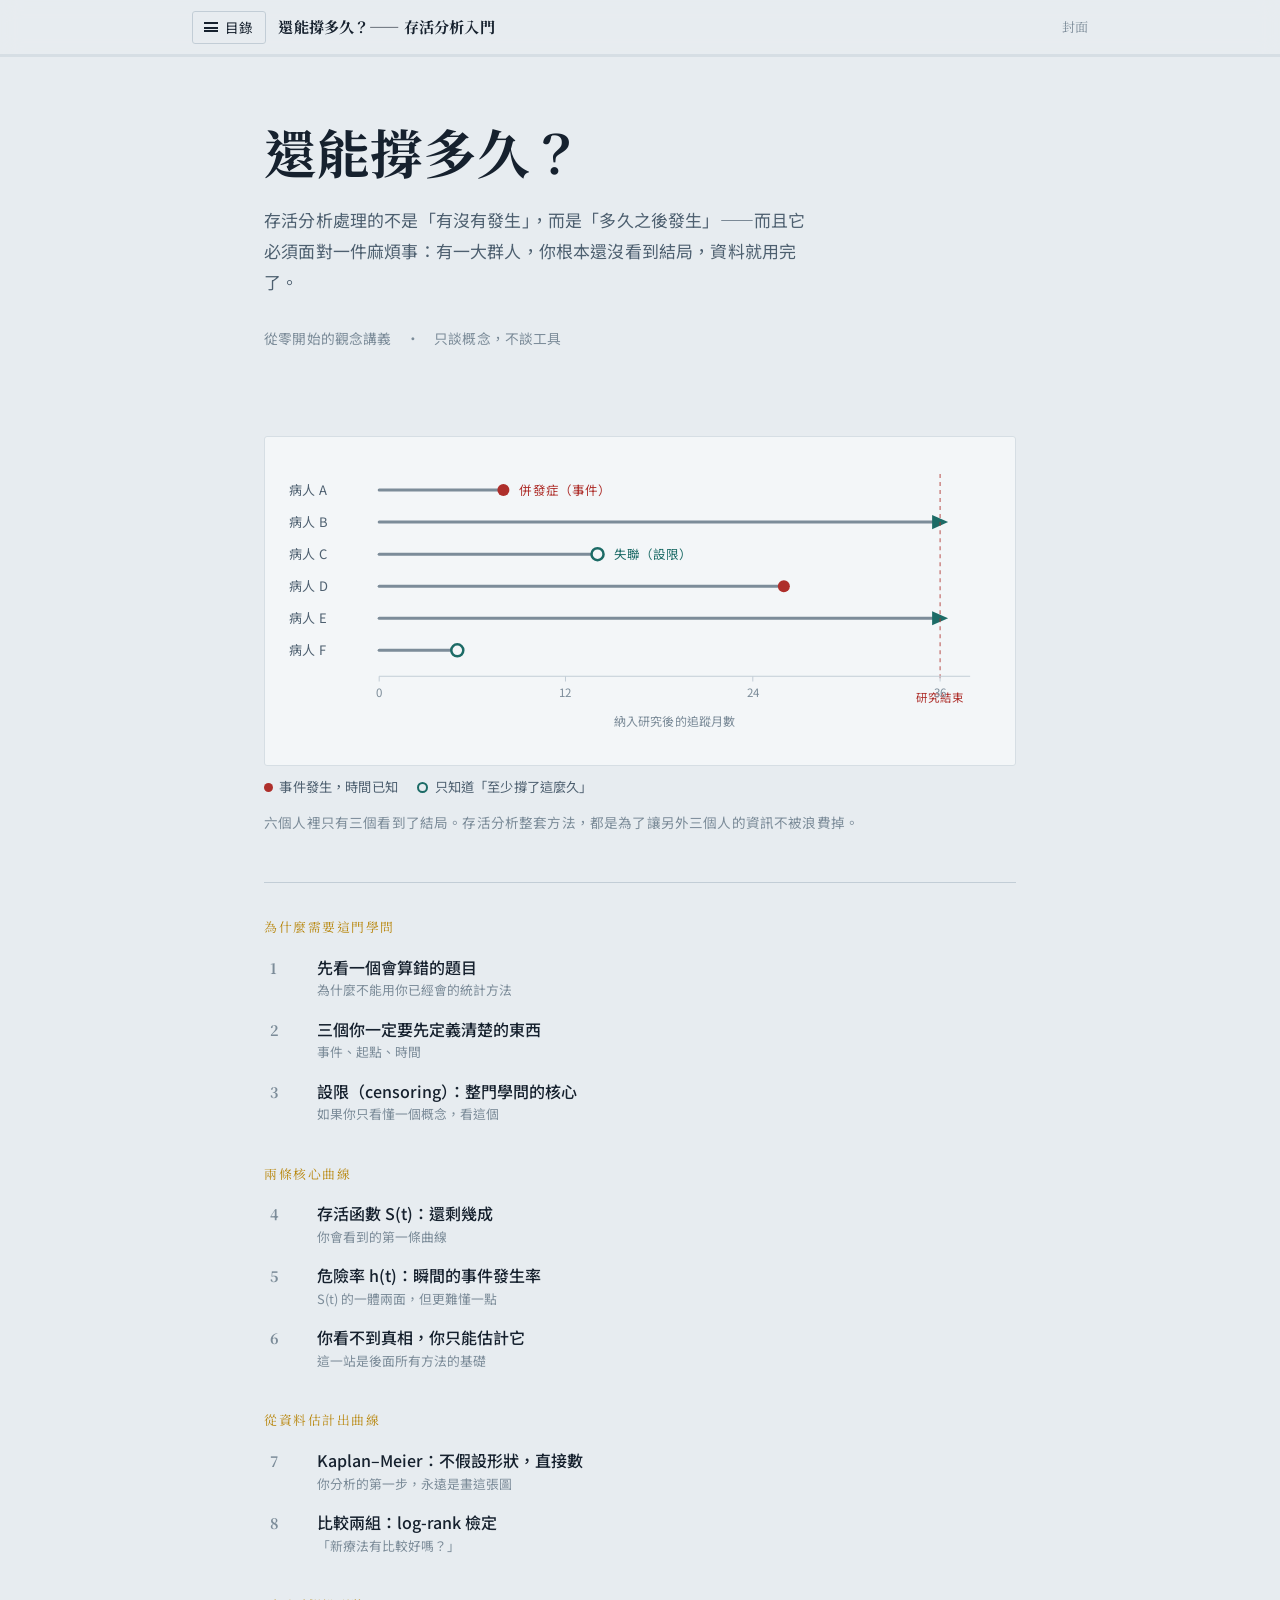
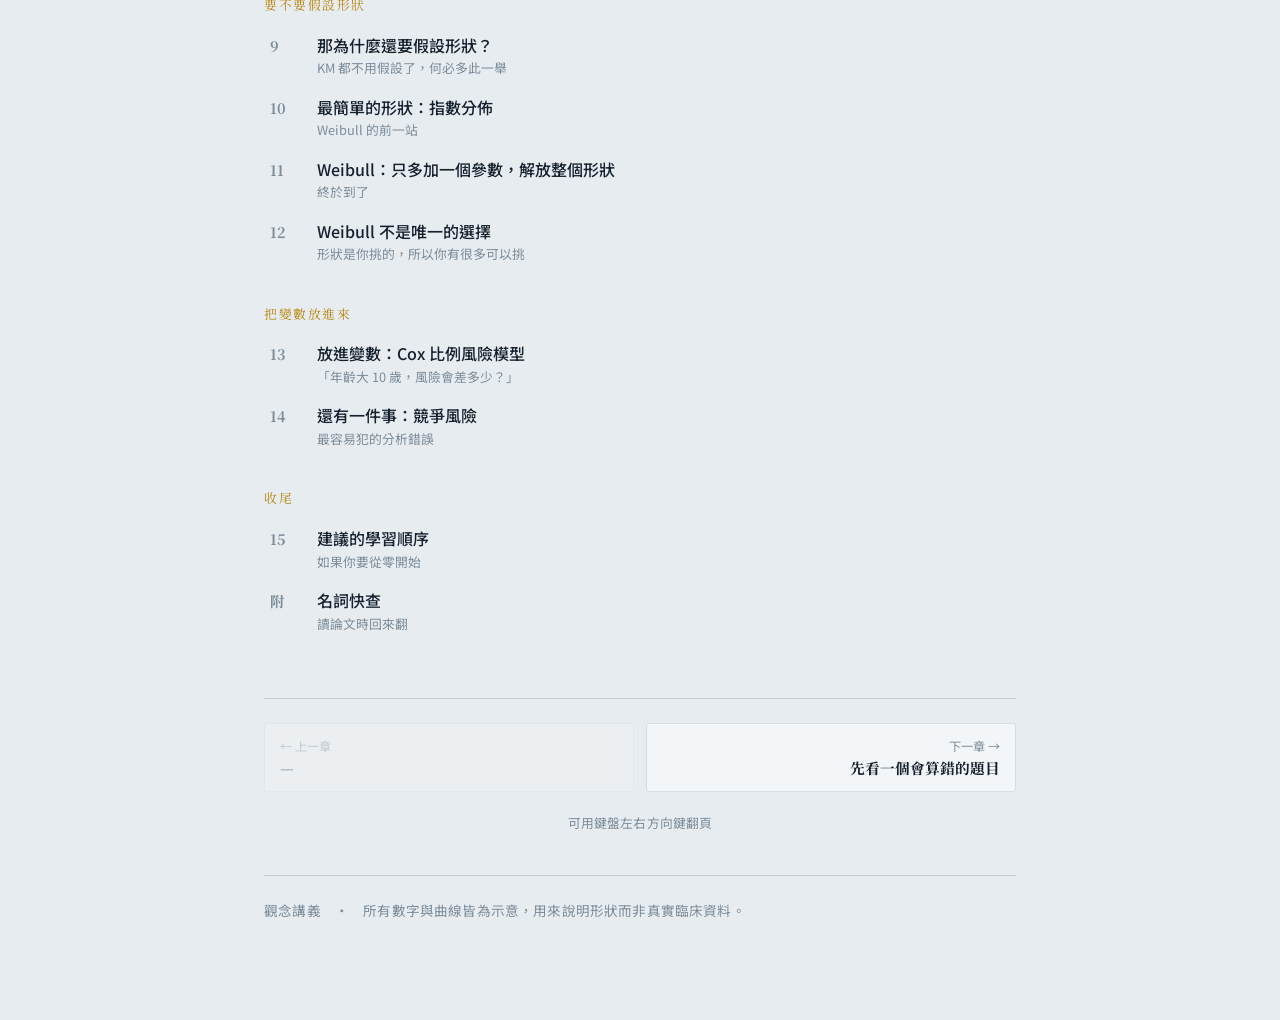
<file: 90-Meta/Html/還能撐多久？—— 存活分析與 Weibull 分佈入門.html>
<!DOCTYPE html>
<html lang="zh-Hant">
<head>
<meta charset="UTF-8">
<meta name="viewport" content="width=device-width, initial-scale=1, viewport-fit=cover">
<title>還能撐多久？—— 存活分析與 Weibull 分佈入門</title>
<link rel="preconnect" href="https://fonts.googleapis.com">
<link rel="preconnect" href="https://fonts.gstatic.com" crossorigin>
<link href="https://fonts.googleapis.com/css2?family=Noto+Sans+TC:wght@400;500;700&family=Noto+Serif+TC:wght@500;700&display=swap" rel="stylesheet">
<style>
:root {
  --paper: #E7ECF0; --panel: #F3F6F8; --ink: #16212E; --ink-soft: #4E6070;
  --ink-faint: #7C8C99; --rule: #C2CDD6; --rule-soft: #D6DEE4;
  --event: #AE2F2B; --event-wash: rgba(174,47,43,0.10);
  --alive: #1C6B66; --alive-wash: rgba(28,107,102,0.10); --mark: #B8860B;
  --sans: "Noto Sans TC","PingFang TC","Microsoft JhengHei",system-ui,sans-serif;
  --serif: "Noto Serif TC","Songti TC","PMingLiU",Georgia,serif;
  --bar: 3.4rem;
  box-sizing: border-box;
  padding-top: env(safe-area-inset-top, 0px);
  padding-bottom: env(safe-area-inset-bottom, 0px);
  color-scheme: light dark;
}
@media (prefers-color-scheme: dark) {
  :root:not([data-theme="light"]) {
    --paper:#101922; --panel:#18232E; --ink:#DDE7EF; --ink-soft:#9FB2C0;
    --ink-faint:#6F8494; --rule:#33475A; --rule-soft:#26374A;
    --event:#E0736A; --event-wash:rgba(224,115,106,0.14);
    --alive:#4FB7AC; --alive-wash:rgba(79,183,172,0.14); --mark:#E0B44E;
  }
}
:root[data-theme="dark"] {
  --paper:#101922; --panel:#18232E; --ink:#DDE7EF; --ink-soft:#9FB2C0;
  --ink-faint:#6F8494; --rule:#33475A; --rule-soft:#26374A;
  --event:#E0736A; --event-wash:rgba(224,115,106,0.14);
  --alive:#4FB7AC; --alive-wash:rgba(79,183,172,0.14); --mark:#E0B44E;
}
*,*::before,*::after { box-sizing: inherit; }
html { -webkit-text-size-adjust: 100%; }
body { margin:0; background:var(--paper); color:var(--ink); font-family:var(--sans);
  font-size:17px; line-height:1.85; letter-spacing:0.01em; }

/* ---------- top bar ---------- */
.topbar {
  position: fixed; top: 0; left: 0; right: 0; z-index: 40;
  padding-top: env(safe-area-inset-top, 0px);
  background: color-mix(in srgb, var(--paper) 88%, transparent);
  backdrop-filter: blur(10px); -webkit-backdrop-filter: blur(10px);
  border-bottom: 1px solid var(--rule-soft);
}
.topbar-in { height: var(--bar); max-width: 58rem; margin: 0 auto;
  padding: 0 1rem; display: flex; align-items: center; gap: 0.8rem; }
.tocbtn { appearance:none; background:none; border:1px solid var(--rule);
  color:var(--ink); border-radius:3px; padding:0.35rem 0.7rem; cursor:pointer;
  font-family:var(--sans); font-size:0.85rem; display:flex; align-items:center; gap:0.45rem; }
.tocbtn:hover { border-color: var(--ink-soft); }
.tocbtn i { display:block; width:14px; height:10px;
  border-top:2px solid currentColor; border-bottom:2px solid currentColor;
  position:relative; }
.tocbtn i::after { content:""; position:absolute; left:0; top:3px; width:14px; height:2px; background:currentColor; }
.booktitle { font-family:var(--serif); font-weight:700; font-size:0.95rem;
  white-space:nowrap; overflow:hidden; text-overflow:ellipsis; }
.counter { margin-left:auto; font-size:0.82rem; color:var(--ink-faint);
  font-family:var(--serif); white-space:nowrap; }
.progress { height:2px; background:var(--rule-soft); }
.progress > i { display:block; height:100%; background:var(--mark); width:0;
  transition: width 0.25s ease; }
@media (max-width: 520px) { .booktitle { display:none; } }

/* ---------- shell ---------- */
.shell { max-width: 50rem; margin: 0 auto; padding: calc(var(--bar) + 1.5rem) 1.5rem 5rem; }
.page { display:none; }
.page.is-active { display:block; animation: fade 0.22s ease; }
@keyframes fade { from { opacity:0; transform:translateY(6px); } to { opacity:1; transform:none; } }

.page-head { margin: 1.5rem 0 2.2rem; padding-bottom: 1.2rem; border-bottom: 1px solid var(--rule); }
.page-head .ch { font-family:var(--serif); font-size:0.82rem; color:var(--mark);
  letter-spacing:0.14em; margin-bottom:0.5rem; }
.page-head h2 { font-family:var(--serif); font-weight:700; margin:0 0 0.35rem;
  font-size:clamp(1.5rem,5vw,2.15rem); line-height:1.35; }
.page-head .sub { margin:0; color:var(--ink-faint); font-size:0.9rem; }

/* ---------- cover ---------- */
.hero { padding: 2.5rem 0 2rem; }
.hero h1 { font-family:var(--serif); font-weight:700;
  font-size:clamp(2.1rem,7vw,3.3rem); line-height:1.28; margin:0 0 1.1rem; }
.hero .lede { font-size:1.06rem; color:var(--ink-soft); max-width:34rem; margin:0; }
.hero .meta { margin-top:1.8rem; font-size:0.86rem; color:var(--ink-faint); }

#cover-toc { margin-top: 3rem; border-top: 1px solid var(--rule); padding-top: 2rem; }
#cover-toc h3 { margin: 0 0 1.4rem; }
.tocgrp { margin-bottom: 1.8rem; }
.tocgrp > .glabel { font-family:var(--serif); font-size:0.8rem; color:var(--mark);
  letter-spacing:0.12em; margin-bottom:0.5rem; }
.tocgrp ol { list-style:none; margin:0; padding:0; }
.tocitem { display:grid; grid-template-columns:2.3rem 1fr; gap:0.6rem;
  align-items:baseline; padding:0.5rem 0.4rem; border-radius:3px;
  cursor:pointer; border:none; background:none; width:100%; text-align:left;
  color:var(--ink); font-family:var(--sans); font-size:1rem; line-height:1.6; }
.tocitem:hover { background:var(--panel); }
.tocitem.is-here { background:var(--alive-wash); }
.tocitem .n { font-family:var(--serif); font-weight:700; color:var(--ink-faint); font-size:0.9rem; }
.tocitem.is-here .n { color:var(--alive); }
.tocitem .t { font-weight:500; }
.tocitem .s { display:block; font-size:0.8rem; color:var(--ink-faint); font-weight:400; }

/* ---------- drawer ---------- */
.backdrop { position:fixed; inset:0; z-index:50; background:rgba(8,14,20,0.45);
  opacity:0; pointer-events:none; transition:opacity 0.2s ease; }
.backdrop.is-open { opacity:1; pointer-events:auto; }
.drawer { position:fixed; top:0; bottom:0; left:0; z-index:51;
  width:min(23rem,86vw); background:var(--paper);
  border-right:1px solid var(--rule);
  padding-top: env(safe-area-inset-top, 0px);
  padding-bottom: env(safe-area-inset-bottom, 0px);
  transform:translateX(-101%); transition:transform 0.24s ease;
  display:flex; flex-direction:column; }
.drawer.is-open { transform:none; }
.drawer-head { height:var(--bar); flex:0 0 auto; display:flex; align-items:center;
  padding:0 1rem; border-bottom:1px solid var(--rule-soft); gap:0.6rem; }
.drawer-head strong { font-family:var(--serif); font-size:0.95rem; }
.closebtn { margin-left:auto; appearance:none; background:none; border:none;
  color:var(--ink-soft); font-size:1.4rem; line-height:1; cursor:pointer; padding:0.2rem 0.4rem; }
.drawer-body { overflow-y:auto; padding:1.2rem 0.8rem 2rem; }

/* ---------- pager ---------- */
.pager { display:grid; grid-template-columns:1fr 1fr; gap:0.8rem;
  margin-top:3.5rem; padding-top:1.5rem; border-top:1px solid var(--rule); }
.pgbtn { appearance:none; text-align:left; background:var(--panel);
  border:1px solid var(--rule-soft); border-radius:3px; padding:0.8rem 0.95rem;
  cursor:pointer; color:var(--ink); font-family:var(--sans); min-width:0; }
.pgbtn:hover:not(:disabled) { border-color:var(--ink-soft); }
.pgbtn:disabled { opacity:0.35; cursor:default; }
.pgbtn .dir { display:block; font-size:0.76rem; color:var(--ink-faint); margin-bottom:0.15rem; }
.pgbtn .ttl { display:block; font-family:var(--serif); font-weight:700; font-size:0.92rem;
  white-space:nowrap; overflow:hidden; text-overflow:ellipsis; }
.pgbtn.next { text-align:right; }

/* ---------- content elements ---------- */
figure { margin:2.2rem 0; }
.fig-frame { background:var(--panel); border:1px solid var(--rule-soft); border-radius:3px;
  padding:1.1rem 0.9rem 0.6rem; overflow-x:auto; }
.fig-frame svg { display:block; width:100%; height:auto; min-width:470px; }
figcaption { font-size:0.85rem; color:var(--ink-faint); line-height:1.7; margin-top:0.7rem; }
.legend { display:flex; flex-wrap:wrap; gap:0.35rem 1.2rem; font-size:0.83rem;
  color:var(--ink-soft); margin-top:0.6rem; }
.legend span { display:inline-flex; align-items:center; gap:0.4rem; }
.dot { width:9px; height:9px; border-radius:50%; display:inline-block; }
.dot.e { background:var(--event); }
.dot.c { background:transparent; border:2px solid var(--alive); width:11px; height:11px; }

h3 { font-family:var(--serif); font-size:1.1rem; font-weight:700; margin:2.2rem 0 0.5rem; }
p { margin:0 0 1.05rem; }
ul, ol { margin:0 0 1.15rem; padding-left:1.35rem; }
li { margin-bottom:0.45rem; }
em { font-style:normal; border-bottom:1.5px solid var(--mark); padding-bottom:1px; }
.sym { font-family:var(--serif); font-style:italic; }

.scene { border-left:3px solid var(--alive); background:var(--alive-wash);
  padding:1.1rem 1.2rem 0.3rem; margin:1.6rem 0; border-radius:0 3px 3px 0; }
.scene .tag { font-family:var(--serif); font-weight:700; font-size:0.9rem; color:var(--alive); margin:0 0 0.5rem; }
.scene p:last-child, .scene ul:last-child { margin-bottom:1rem; }
.warn { border-left:3px solid var(--event); background:var(--event-wash);
  padding:1.1rem 1.2rem 0.3rem; margin:1.6rem 0; border-radius:0 3px 3px 0; }
.warn .tag { font-family:var(--serif); font-weight:700; font-size:0.9rem; color:var(--event); margin:0 0 0.5rem; }
.warn p:last-child, .warn ul:last-child { margin-bottom:1rem; }

.formula { font-family:var(--serif); font-size:1.2rem; text-align:center;
  padding:1.2rem 0.5rem; margin:1.5rem 0;
  border-top:1px solid var(--rule-soft); border-bottom:1px solid var(--rule-soft);
  overflow-x:auto; white-space:nowrap; }
.formula .v { font-style:italic; }
.formula .note { display:block; font-family:var(--sans); font-size:0.8rem; font-style:normal;
  color:var(--ink-faint); margin-top:0.55rem; white-space:normal; }

.tbl-scroll { overflow-x:auto; margin:1.5rem 0; border:1px solid var(--rule-soft); border-radius:3px; }
table { border-collapse:collapse; width:100%; font-size:0.92rem; min-width:28rem; }
th, td { text-align:left; padding:0.7rem 0.9rem; border-bottom:1px solid var(--rule-soft);
  vertical-align:top; line-height:1.65; }
th { font-family:var(--serif); font-weight:700; background:var(--panel); white-space:nowrap; }
tbody tr:last-child td { border-bottom:none; }
td.num { font-family:var(--serif); }

.lab { background:var(--panel); border:1px solid var(--rule); border-radius:3px;
  padding:1.3rem 1.2rem; margin:2rem 0; }
.lab h3 { margin-top:0; }
.controls { display:grid; gap:1.1rem; margin-bottom:1.2rem; }
.ctrl label { display:flex; justify-content:space-between; align-items:baseline;
  font-size:0.9rem; margin-bottom:0.35rem; gap:1rem; }
.ctrl label .val { font-family:var(--serif); font-weight:700; font-size:1.05rem; color:var(--mark); }
input[type=range] { width:100%; accent-color:var(--alive); height:1.6rem; }
input[type=range]:focus-visible { outline:2px solid var(--mark); outline-offset:3px; }
.plots { display:grid; grid-template-columns:1fr 1fr; gap:0.9rem; }
@media (max-width:620px) { .plots { grid-template-columns:1fr; } }
.plot { background:var(--paper); border:1px solid var(--rule-soft); border-radius:2px;
  padding:0.5rem 0.3rem 0.2rem; }
.plot h4 { margin:0.2rem 0 0.1rem 0.6rem; font-family:var(--serif); font-size:0.92rem; font-weight:700; }
.plot p { margin:0 0 0.4rem 0.6rem; font-size:0.76rem; color:var(--ink-faint); line-height:1.5; }
.plot svg { display:block; width:100%; height:auto; }
.readout { margin-top:1.1rem; font-size:0.9rem; line-height:1.8; color:var(--ink-soft);
  border-top:1px solid var(--rule-soft); padding-top:0.9rem; }
.readout b { color:var(--ink); font-family:var(--serif); }
#verdict { color:var(--ink); }

.path { counter-reset:p; list-style:none; padding:0; }
.path li { counter-increment:p; position:relative; padding-left:2.3rem; margin-bottom:1rem; }
.path li::before { content:counter(p); position:absolute; left:0; top:0.28rem;
  width:1.55rem; height:1.55rem; border-radius:2px; background:var(--ink); color:var(--paper);
  font-size:0.78rem; font-weight:700; display:flex; align-items:center; justify-content:center;
  font-family:var(--serif); }

.flow { margin:1.8rem 0; }
.flow .q { font-family:var(--serif); font-weight:700; font-size:1.02rem;
  padding:0.7rem 0.9rem; background:var(--ink); color:var(--paper); border-radius:3px; }
.flow .branches { display:grid; gap:0; margin-top:0.1rem;
  border:1px solid var(--rule-soft); border-top:none; border-radius:0 0 3px 3px; }
.flow .br { display:grid; grid-template-columns:minmax(9rem,1fr) 2fr; gap:0.8rem;
  padding:0.85rem 0.9rem; border-top:1px solid var(--rule-soft);
  align-items:baseline; background:var(--panel); }
.flow .br:first-child { border-top:none; }
.flow .br .want { font-size:0.92rem; color:var(--ink-soft); }
.flow .br .use { font-family:var(--serif); font-weight:700; font-size:0.98rem; }
.flow .br .use span { display:block; font-family:var(--sans); font-weight:400;
  font-size:0.83rem; color:var(--ink-faint); line-height:1.6; margin-top:0.15rem; }
@media (max-width:560px) { .flow .br { grid-template-columns:1fr; gap:0.3rem; } }

footer { border-top:1px solid var(--rule); margin-top:2.5rem; padding-top:1.4rem;
  font-size:0.85rem; color:var(--ink-faint); }
.kbdhint { font-size:0.8rem; color:var(--ink-faint); margin-top:1.2rem; text-align:center; }
@media (max-width:620px) { .kbdhint { display:none; } body { font-size:16px; } }
@media (prefers-reduced-motion: reduce) { *, *::before, *::after { animation:none !important; transition:none !important; } }
:focus-visible { outline:2px solid var(--mark); outline-offset:2px; }
</style>
</head>
<body>

<div class="topbar">
  <div class="topbar-in">
    <button class="tocbtn" id="tocOpen" aria-label="開啟目錄"><i></i>目錄</button>
    <div class="booktitle">還能撐多久？—— 存活分析入門</div>
    <div class="counter" id="counter">封面</div>
  </div>
  <div class="progress"><i id="progbar"></i></div>
</div>

<div class="backdrop" id="backdrop"></div>
<nav class="drawer" id="drawer" aria-label="目錄">
  <div class="drawer-head">
    <strong>目錄</strong>
    <button class="closebtn" id="tocClose" aria-label="關閉目錄">&times;</button>
  </div>
  <div class="drawer-body" id="drawerToc"></div>
</nav>

<main class="shell">
<section class="page" id="cover" data-kind="cover" data-label="封面">
<header class="hero">
  <h1>還能撐多久？</h1>
  <p class="lede">存活分析處理的不是「有沒有發生」，而是「多久之後發生」——而且它必須面對一件麻煩事：有一大群人，你根本還沒看到結局，資料就用完了。</p>
  <p class="meta">從零開始的觀念講義　·　只談概念，不談工具</p>
</header><figure>
  <div class="fig-frame">
    <svg viewBox="0 0 720 300" xmlns="http://www.w3.org/2000/svg" role="img" aria-label="六位受試者的追蹤時程圖，部分發生事件，部分在研究結束或失聯時被設限">
      <g font-family="'Noto Sans TC', sans-serif" font-size="13" fill="currentColor">
        <g stroke-linecap="round">
          <text x="10" y="41" fill="var(--ink-soft)">病人 A</text>
          <line x1="100" y1="36" x2="224" y2="36" stroke="var(--ink-faint)" stroke-width="3"/>
          <circle cx="224" cy="36" r="6" fill="var(--event)"/>
          <text x="240" y="41" fill="var(--event)" font-size="12.5">併發症（事件）</text>

          <text x="10" y="73" fill="var(--ink-soft)">病人 B</text>
          <line x1="100" y1="68" x2="655" y2="68" stroke="var(--ink-faint)" stroke-width="3"/>
          <path d="M652 61 L668 68 L652 75 Z" fill="var(--alive)"/>

          <text x="10" y="105" fill="var(--ink-soft)">病人 C</text>
          <line x1="100" y1="100" x2="318" y2="100" stroke="var(--ink-faint)" stroke-width="3"/>
          <circle cx="318" cy="100" r="6" fill="var(--panel)" stroke="var(--alive)" stroke-width="2.5"/>
          <text x="334" y="105" fill="var(--alive)" font-size="12.5">失聯（設限）</text>

          <text x="10" y="137" fill="var(--ink-soft)">病人 D</text>
          <line x1="100" y1="132" x2="504" y2="132" stroke="var(--ink-faint)" stroke-width="3"/>
          <circle cx="504" cy="132" r="6" fill="var(--event)"/>

          <text x="10" y="169" fill="var(--ink-soft)">病人 E</text>
          <line x1="100" y1="164" x2="655" y2="164" stroke="var(--ink-faint)" stroke-width="3"/>
          <path d="M652 157 L668 164 L652 171 Z" fill="var(--alive)"/>

          <text x="10" y="201" fill="var(--ink-soft)">病人 F</text>
          <line x1="100" y1="196" x2="178" y2="196" stroke="var(--ink-faint)" stroke-width="3"/>
          <circle cx="178" cy="196" r="6" fill="var(--panel)" stroke="var(--alive)" stroke-width="2.5"/>
        </g>

        <line x1="660" y1="20" x2="660" y2="228" stroke="var(--event)" stroke-width="1.2" stroke-dasharray="4 4" opacity="0.7"/>
        <text x="660" y="248" fill="var(--event)" font-size="11.5" text-anchor="middle">研究結束</text>

        <line x1="100" y1="222" x2="690" y2="222" stroke="var(--rule)" stroke-width="1"/>
        <g font-size="11.5" fill="var(--ink-faint)" text-anchor="middle">
          <line x1="100" y1="222" x2="100" y2="227" stroke="var(--rule)"/><text x="100" y="243">0</text>
          <line x1="286" y1="222" x2="286" y2="227" stroke="var(--rule)"/><text x="286" y="243">12</text>
          <line x1="473" y1="222" x2="473" y2="227" stroke="var(--rule)"/><text x="473" y="243">24</text>
          <line x1="660" y1="222" x2="660" y2="227" stroke="var(--rule)"/><text x="660" y="243">36</text>
        </g>
        <text x="395" y="272" fill="var(--ink-faint)" font-size="12" text-anchor="middle">納入研究後的追蹤月數</text>
      </g>
    </svg>
  </div>
  <div class="legend">
    <span><i class="dot e"></i>事件發生，時間已知</span>
    <span><i class="dot c"></i>只知道「至少撐了這麼久」</span>
  </div>
  <figcaption>六個人裡只有三個看到了結局。存活分析整套方法，都是為了讓另外三個人的資訊不被浪費掉。</figcaption>
</figure><div id="cover-toc"></div>
</section>

<section class="page" id="p0" data-kind="chapter" data-label="先看一個會算錯的題目">
<div class="page-head"><div class="ch">第 0 章</div><h2>先看一個會算錯的題目</h2><p class="sub">為什麼不能用你已經會的統計方法</p></div>
<div class="scene">
    <p class="tag">情境</p>
    <p>你追蹤 100 位病人三年，想回答：<strong>「平均多久會出現第一次嚴重併發症？」</strong></p>
    <p>結果是：40 位在期間內發生了併發症；35 位追蹤滿三年都沒事；25 位中途轉院、搬家或退出，之後就沒消息了。</p>
  </div>

  <p>直覺上有兩種做法，兩種都錯：</p>

  <ul>
    <li><strong>做法一：只算那 40 位出事的人的平均時間。</strong>你等於是拿著一群「注定會出事、而且出得早」的人在算平均。那 60 位撐得久的人被你整批丟掉了，答案一定<em>嚴重低估</em>。</li>
    <li><strong>做法二：把沒出事的人當成「3 年」。</strong>但他們的真實時間可能是 5 年、10 年，或永遠不會發生。你把「至少 3 年」硬寫成「剛好 3 年」，答案還是低估。</li>
  </ul>

  <p>問題的根源不是統計技巧不夠好，而是<strong>資料的形狀跟你習慣的不一樣</strong>。一般的迴歸假設每一列都有一個確定的數字（身高、收入、分數）。但這裡有 60 列的答案是「<span class="sym">≥</span> 某個數」。存活分析就是專門為了處理這個「≥」而生的一整套工具。</p>
</section>

<section class="page" id="p1" data-kind="chapter" data-label="三個你一定要先定義清楚的東西">
<div class="page-head"><div class="ch">第 1 章</div><h2>三個你一定要先定義清楚的東西</h2><p class="sub">事件、起點、時間</p></div>
<h3>一、事件（event）</h3>
  <p>你關心的那件事<strong>第一次</strong>發生。它必須是明確、可判定、而且發生了就不會回頭的。「死亡」很好定義；「病情惡化」就需要你自己訂一條線。這條線畫在哪，會直接改變你整份研究的結論。</p>

  <div class="scene">
    <p class="tag">名字誤導了很多人</p>
    <p>「存活分析」的事件<strong>完全不必跟生死有關</strong>。它可以是機器故障、客戶解約、貸款違約、學生休學、使用者第一次付費。這個名字只是因為這套方法最早在醫學和保險業發展起來，是歷史遺留。工業界叫它「可靠度分析」，經濟學叫它「持續期間模型」，講的是同一件事。</p>
  </div>

  <h3>二、起始時間（time origin）</h3>
  <p>從哪一刻開始數秒。診斷日？手術日？納入研究日？出生日？<strong>換一個起點，就是一個完全不同的研究。</strong>「從確診算起的五年存活率」跟「從手術算起的五年存活率」是兩個不能互相比較的數字。</p>

  <h3>三、時間到事件（time-to-event）</h3>
  <p>起點到事件之間的長度，通常寫成 <span class="sym">T</span>。這就是你真正想建模的那個變數。它有兩個天生的性質：永遠是正的，而且分佈幾乎都是右偏的（大多數人集中在前段，少數人拖很久）——這也是為什麼常態分佈在這裡通常派不上用場。</p>
</section>

<section class="page" id="p2" data-kind="chapter" data-label="設限（censoring）：整門學問的核心">
<div class="page-head"><div class="ch">第 2 章</div><h2>設限（censoring）：整門學問的核心</h2><p class="sub">如果你只看懂一個概念，看這個</p></div>
<p><strong>白話定義：你只知道「他至少撐了 X」，但不知道確切多久。</strong></p>

  <div class="scene">
    <p class="tag">類比</p>
    <p>你在馬拉松終點架攝影機錄影，但相機在第 3 小時就沒電了。</p>
    <p>有些選手你拍到了衝線的畫面——你知道他的確切成績（<strong>事件</strong>）。有些選手你只知道「第 3 小時的時候他還在跑」——他可能 3 小時 05 分完賽，也可能 6 小時，你不知道（<strong>設限</strong>）。</p>
    <p>你不能因為沒拍到就當他沒跑完（丟掉資料），也不能當他剛好 3 小時完賽（低估）。但「他至少跑了 3 小時」這句話本身就是有用的資訊，而存活分析知道怎麼用它。</p>
  </div>

  <h3>三種設限，看圖最快</h3>

  <figure>
    <div class="fig-frame">
      <svg viewBox="0 0 720 260" xmlns="http://www.w3.org/2000/svg" role="img" aria-label="右設限、左設限、區間設限三種情況的時間軸比較圖">
        <g font-family="'Noto Sans TC', sans-serif" font-size="12.5" fill="currentColor">
          <!-- row 1: right -->
          <text x="10" y="42" fill="var(--ink)" font-weight="700" font-size="13">右設限</text>
          <text x="10" y="60" fill="var(--ink-faint)" font-size="11">最常見</text>
          <line x1="110" y1="42" x2="380" y2="42" stroke="var(--alive)" stroke-width="3.5" stroke-linecap="round"/>
          <circle cx="380" cy="42" r="6" fill="var(--panel)" stroke="var(--alive)" stroke-width="2.5"/>
          <line x1="392" y1="42" x2="660" y2="42" stroke="var(--ink-faint)" stroke-width="2" stroke-dasharray="5 5" opacity="0.7"/>
          <text x="526" y="30" fill="var(--ink-faint)" font-size="12" text-anchor="middle">事件在這之後某處，看不到</text>
          <text x="380" y="63" fill="var(--alive)" font-size="11" text-anchor="middle">最後一次確認他沒事</text>

          <!-- row 2: left -->
          <text x="10" y="122" fill="var(--ink)" font-weight="700" font-size="13">左設限</text>
          <line x1="110" y1="122" x2="240" y2="122" stroke="var(--ink-faint)" stroke-width="2" stroke-dasharray="5 5" opacity="0.7"/>
          <text x="175" y="110" fill="var(--ink-faint)" font-size="12" text-anchor="middle">已經發生了</text>
          <circle cx="240" cy="122" r="6" fill="var(--event)"/>
          <line x1="252" y1="122" x2="660" y2="122" stroke="var(--alive)" stroke-width="3.5" stroke-linecap="round" opacity="0.35"/>
          <text x="240" y="143" fill="var(--event)" font-size="11" text-anchor="middle">第一次見到他就已經是陽性</text>

          <!-- row 3: interval -->
          <text x="10" y="202" fill="var(--ink)" font-weight="700" font-size="13">區間設限</text>
          <text x="10" y="220" fill="var(--ink-faint)" font-size="11">定期檢查</text>
          <line x1="110" y1="202" x2="240" y2="202" stroke="var(--alive)" stroke-width="3.5" stroke-linecap="round"/>
          <rect x="240" y="188" width="140" height="28" fill="var(--event-wash)" stroke="var(--event)" stroke-width="1.2" stroke-dasharray="4 3"/>
          <text x="310" y="207" fill="var(--event)" font-size="13" text-anchor="middle" font-weight="700">?</text>
          <line x1="380" y1="202" x2="660" y2="202" stroke="var(--event)" stroke-width="3.5" stroke-linecap="round" opacity="0.35"/>
          <text x="240" y="178" fill="var(--alive)" font-size="11" text-anchor="middle">回診：正常</text>
          <text x="382" y="178" fill="var(--event)" font-size="11" text-anchor="middle">回診：已惡化</text>
          <text x="310" y="228" fill="var(--ink-faint)" font-size="11.5" text-anchor="middle">只知道落在這段區間裡</text>

          <!-- axis -->
          <line x1="110" y1="245" x2="680" y2="245" stroke="var(--rule)" stroke-width="1"/>
          <text x="395" y="258" fill="var(--ink-faint)" font-size="11.5" text-anchor="middle">時間 →</text>
        </g>
      </svg>
    </div>
    <figcaption>三種設限的共通點：你手上握有「部分的真相」。差別只在那塊看不見的區域落在時間軸的哪一邊。</figcaption>
  </figure>

  <ul>
    <li><strong>右設限</strong>：真實的時間落在你已知時間的<strong>右邊</strong>（更晚）。研究結束了他還沒出事、中途失聯、因副作用退出，都屬於這一類。你會遇到的九成都是這種。</li>
    <li><strong>左設限</strong>：你第一次看到他時，事件已經發生了，只是不知道什麼時候發生的。</li>
    <li><strong>區間設限</strong>：你只在回診時才能判斷。上次回診（第 6 個月）正常、這次回診（第 12 個月）已經惡化——你只知道事件落在 6 到 12 個月<em>之間</em>。所有靠定期檢查才能發現的結果（影像判讀、抽血指標）本質上都是區間設限。</li>
  </ul>

  <div class="warn">
    <p class="tag">一個很容易講混的地方</p>
    <p>遇到區間設限，實務上最常見的偷懶做法是把事件記成「確實發生在第 12 個月」。</p>
    <p>注意這<strong>不是右設限</strong>。右設限的意思是「事件還沒被觀察到」，但這裡事件明明已經發生了，你只是把時間點硬指定成那天回診日。它是一筆<em>觀察到的事件</em>，只是時間記錯了。</p>
    <p>三種常見的處理，偏差方向不同：記成第 12 個月（區間右端）會<strong>高估</strong>存活；記成第 9 個月（中點）偏差最小；記成第 6 個月（左端）會<strong>低估</strong>存活。至於「把他當成第 6 個月被設限」——那才真的是右設限，但等於連「他後來惡化了」都丟掉，資訊損失最嚴重，不要這樣做。</p>
  </div>

  <div class="warn">
    <p class="tag">最重要、也最常被忽略的假設</p>
    <p><strong>非資訊性設限</strong>：一個人「離開的原因」必須跟「他即將出事的風險」<strong>無關</strong>。</p>
    <p>換句話說：在第 14 個月被設限的病人，跟在第 14 個月還留在研究裡的病人，未來的風險應該是一樣的。</p>
    <p>什麼時候會違反？如果病人是因為<em>覺得自己快不行了</em>才轉去大醫院，那「失聯」這件事本身就洩漏了「他風險高」的訊息。你把他當成一個普通的「至少撐了 14 個月」的人，就會系統性地<strong>高估</strong>存活率。這個假設無法用資料驗證，只能靠你了解你的資料是怎麼產生的。</p>
  </div>
</section>

<section class="page" id="p3" data-kind="chapter" data-label="存活函數 S(t)：還剩幾成">
<div class="page-head"><div class="ch">第 3 章</div><h2>存活函數 S(t)：還剩幾成</h2><p class="sub">你會看到的第一條曲線</p></div>
<p class="formula"><span class="v">S</span>(<span class="v">t</span>) = P(<span class="v">T</span> &gt; <span class="v">t</span>)<span class="note">「撐過時間 t 而還沒發生事件的機率」</span></p>

  <p>白話就是：<strong>走到時間 t，還剩下幾成的人沒出事。</strong></p>

  <p>它有三個永遠成立的性質，記住這三個你就會讀圖了：</p>
  <ul>
    <li><span class="sym">S</span>(0) = 1。一開始 100% 都還在。</li>
    <li>只會往下或持平，<strong>絕對不會上升</strong>。事件是不可逆的，出事的人不會回來。</li>
    <li><span class="sym">S</span>(5) = 0.7 就讀作「第 5 年時還有 70% 沒發生事件」。</li>
  </ul>

  <h3>為什麼講「中位存活時間」而不是平均</h3>
  <p>因為<strong>平均數常常算不出來</strong>。如果追蹤結束時曲線還停在 0.6，你根本不知道剩下那 60% 會撐多久，平均數只能靠外推硬編。中位數就沒這個問題——它是曲線<strong>第一次掉到 0.5 的那個時間點</strong>，只要曲線降到一半以下，這個數字就是資料實際觀察到的。</p>
  <p>所以論文裡你看到的幾乎都是中位存活時間，這不是慣例，是不得已。而且如果曲線始終沒掉到 0.5，正確的寫法是「中位存活時間未達」，不是硬算一個數字出來。</p>
</section>

<section class="page" id="p4" data-kind="chapter" data-label="危險率 h(t)：瞬間的事件發生率">
<div class="page-head"><div class="ch">第 4 章</div><h2>危險率 h(t)：瞬間的事件發生率</h2><p class="sub">S(t) 的一體兩面，但更難懂一點</p></div>
<p class="formula"><span class="v">h</span>(<span class="v">t</span>) = 在「撐到 <span class="v">t</span> 的人」當中，<span class="v">t</span> 這一瞬間的事件發生率<span class="note">兩個關鍵字：分母只算「撐到 t 的人」，而且只看 t 這一個瞬間</span></p>

  <p>這裡最容易卡住。<strong>S 的分母是全班，h 的分母只有「此刻還在場的人」。</strong>分母不一樣，行為就完全不一樣。用一場考試把它看清楚：</p>

  <figure>
    <div class="fig-frame">
      <svg viewBox="0 0 720 300" xmlns="http://www.w3.org/2000/svg" role="img" aria-label="用考試交卷比喻說明 S(t) 下降的同時 h(t) 可以上升">
        <g font-family="'Noto Sans TC', sans-serif" font-size="12" fill="currentColor">
          <!-- boxes -->
          <rect x="32" y="44" width="136" height="80" rx="3" fill="none" stroke="var(--rule)" stroke-width="1.3"/>
          <rect x="272" y="44" width="136" height="80" rx="3" fill="none" stroke="var(--rule)" stroke-width="1.3"/>
          <rect x="512" y="44" width="136" height="80" rx="3" fill="none" stroke="var(--rule)" stroke-width="1.3"/>

          <!-- panel 1: 16 filled, 2 faint -->
          <g fill="var(--alive)">
            <circle cx="50" cy="62" r="5"/><circle cx="70" cy="62" r="5"/><circle cx="90" cy="62" r="5"/><circle cx="110" cy="62" r="5"/><circle cx="130" cy="62" r="5"/><circle cx="150" cy="62" r="5"/>
            <circle cx="50" cy="84" r="5"/><circle cx="70" cy="84" r="5"/><circle cx="90" cy="84" r="5"/><circle cx="110" cy="84" r="5"/><circle cx="130" cy="84" r="5"/><circle cx="150" cy="84" r="5"/>
            <circle cx="50" cy="106" r="5"/><circle cx="70" cy="106" r="5"/><circle cx="90" cy="106" r="5"/><circle cx="110" cy="106" r="5"/>
          </g>
          <g fill="none" stroke="var(--rule)" stroke-width="1.5">
            <circle cx="130" cy="106" r="5"/><circle cx="150" cy="106" r="5"/>
          </g>

          <!-- panel 2: 10 filled -->
          <g fill="var(--alive)">
            <circle cx="290" cy="62" r="5"/><circle cx="310" cy="62" r="5"/><circle cx="330" cy="62" r="5"/><circle cx="350" cy="62" r="5"/><circle cx="370" cy="62" r="5"/><circle cx="390" cy="62" r="5"/>
            <circle cx="290" cy="84" r="5"/><circle cx="310" cy="84" r="5"/><circle cx="330" cy="84" r="5"/><circle cx="350" cy="84" r="5"/>
          </g>
          <g fill="none" stroke="var(--rule)" stroke-width="1.5">
            <circle cx="370" cy="84" r="5"/><circle cx="390" cy="84" r="5"/>
            <circle cx="290" cy="106" r="5"/><circle cx="310" cy="106" r="5"/><circle cx="330" cy="106" r="5"/><circle cx="350" cy="106" r="5"/><circle cx="370" cy="106" r="5"/><circle cx="390" cy="106" r="5"/>
          </g>

          <!-- panel 3: 2 filled -->
          <g fill="var(--alive)">
            <circle cx="530" cy="62" r="5"/><circle cx="550" cy="62" r="5"/>
          </g>
          <g fill="none" stroke="var(--rule)" stroke-width="1.5">
            <circle cx="570" cy="62" r="5"/><circle cx="590" cy="62" r="5"/><circle cx="610" cy="62" r="5"/><circle cx="630" cy="62" r="5"/>
            <circle cx="530" cy="84" r="5"/><circle cx="550" cy="84" r="5"/><circle cx="570" cy="84" r="5"/><circle cx="590" cy="84" r="5"/><circle cx="610" cy="84" r="5"/><circle cx="630" cy="84" r="5"/>
            <circle cx="530" cy="106" r="5"/><circle cx="550" cy="106" r="5"/><circle cx="570" cy="106" r="5"/><circle cx="590" cy="106" r="5"/><circle cx="610" cy="106" r="5"/><circle cx="630" cy="106" r="5"/>
          </g>

          <!-- headers -->
          <g font-size="13" font-weight="700" text-anchor="middle" fill="var(--ink)">
            <text x="100" y="32">第 10 分鐘</text>
            <text x="340" y="32">第 50 分鐘</text>
            <text x="580" y="32">第 85 分鐘</text>
          </g>

          <!-- readouts -->
          <g text-anchor="middle" font-size="12.5">
            <text x="100" y="150" fill="var(--ink-soft)">還沒交卷：16 / 18</text>
            <text x="340" y="150" fill="var(--ink-soft)">還沒交卷：10 / 18</text>
            <text x="580" y="150" fill="var(--ink-soft)">還沒交卷：2 / 18</text>

            <text x="100" y="176" fill="var(--alive)" font-weight="700" font-size="14">S ≈ 89%</text>
            <text x="340" y="176" fill="var(--alive)" font-weight="700" font-size="14">S ≈ 56%</text>
            <text x="580" y="176" fill="var(--alive)" font-weight="700" font-size="14">S ≈ 11%</text>

            <text x="100" y="204" fill="var(--ink-faint)" font-size="11.5">這分鐘交卷 1 人</text>
            <text x="340" y="204" fill="var(--ink-faint)" font-size="11.5">這分鐘交卷 1 人</text>
            <text x="580" y="204" fill="var(--ink-faint)" font-size="11.5">這分鐘交卷 1 人</text>

            <text x="100" y="228" fill="var(--event)" font-weight="700" font-size="14">h = 1/16 ≈ 0.06</text>
            <text x="340" y="228" fill="var(--event)" font-weight="700" font-size="14">h = 1/10 = 0.10</text>
            <text x="580" y="228" fill="var(--event)" font-weight="700" font-size="14">h = 1/2 = 0.50</text>
          </g>

          <!-- arrows -->
          <path d="M175 186 L265 186" stroke="var(--alive)" stroke-width="1.5" marker-end="url(#ar1)"/>
          <path d="M415 186 L505 186" stroke="var(--alive)" stroke-width="1.5" marker-end="url(#ar1)"/>
          <path d="M175 238 L265 238" stroke="var(--event)" stroke-width="1.5" marker-end="url(#ar2)"/>
          <path d="M415 238 L505 238" stroke="var(--event)" stroke-width="1.5" marker-end="url(#ar2)"/>
          <defs>
            <marker id="ar1" markerWidth="7" markerHeight="7" refX="6" refY="3.5" orient="auto"><path d="M0,0 L7,3.5 L0,7 Z" fill="var(--alive)"/></marker>
            <marker id="ar2" markerWidth="7" markerHeight="7" refX="6" refY="3.5" orient="auto"><path d="M0,0 L7,3.5 L0,7 Z" fill="var(--event)"/></marker>
          </defs>

          <text x="360" y="276" text-anchor="middle" fill="var(--ink-soft)" font-size="13">同樣是「每分鐘走一個人」，S 一路往下，h 卻一路往上</text>
        </g>
      </svg>
    </div>
    <figcaption>每一格的分子都是 1 個人，但分母從 16 縮到 10 再縮到 2。這就是為什麼 S 必定遞減，而 h 可以上上下下。</figcaption>
  </figure>

  <h3>h 是「率」，不是「機率」</h3>

  <p>上面那張圖為了直觀，每一格算的是「這分鐘交卷的比例」——那是一個<strong>機率</strong>。真正的 h(t) 還差一步：要再除以時間長度。</p>

  <p>用一筆最小的資料把差別看清楚：<strong>20 個人，觀察一天，1 個人出事。</strong></p>

  <div class="tbl-scroll">
    <table>
      <thead><tr><th></th><th>算式</th><th>得到</th><th>在回答什麼</th></tr></thead>
      <tbody>
        <tr>
          <td><b>不除時間</b></td>
          <td class="num">1 ÷ 20</td>
          <td class="num">0.05</td>
          <td>「<strong>這一天內</strong>出事的機率是 5%」</td>
        </tr>
        <tr>
          <td><b>除以時間</b></td>
          <td class="num">0.05 ÷ 1 天</td>
          <td class="num">0.05 每天</td>
          <td>「出事的<strong>發生率</strong>是每天 5%」</td>
        </tr>
      </tbody>
    </table>
  </div>

  <p><strong>h 是下面那個。</strong></p>

  <h3>換時間單位會發生什麼事</h3>

  <p>同一筆觀察，如果你想用「年」來表示。那一天等於 <span class="sym">1/365</span> 年，所以是除以 <span class="sym">1/365</span>：</p>

  <p class="formula">0.05 ÷ (1/365) 年 = 0.05 × 365 = 18.25 每年<span class="note">除以一個很小的數，看起來就是乘一個很大的數——公式沒變，一直都是那個除法</span></p>

  <div class="tbl-scroll">
    <table>
      <thead><tr><th>時間單位</th><th>算式</th><th>h</th></tr></thead>
      <tbody>
        <tr><td>小時</td><td class="num">0.05 ÷ 24 小時</td><td class="num">0.0021 每小時</td></tr>
        <tr><td>天</td><td class="num">0.05 ÷ 1 天</td><td class="num">0.05 每天</td></tr>
        <tr><td>年</td><td class="num">0.05 ÷ (1/365) 年</td><td class="num">18.25 每年</td></tr>
      </tbody>
    </table>
  </div>

  <p>三個數字差很多，但講的是<strong>同一件事</strong>。這就是為什麼率<strong>可以大於 1</strong>——18.25 不代表「一年會出事 18 次」，它是「如果維持這個發生率一整年」的外推說法。</p>

  <p>相對地，那個 0.05 的機率不管你怎麼換單位都還是 0.05。機率沒有單位，率有。</p>

  <h3>為什麼非要除以時間不可</h3>

  <p>因為<strong>機率一定要附帶一段時間才有意義</strong>。你說「出事機率 5%」，我一定會追問「多久內？」——一天內 5% 跟十年內 5% 是天差地別的兩件事。</p>

  <p>而 h(t) 想描述的是<strong>一個瞬間</strong>。問題就來了：瞬間沒有寬度，所以「這一瞬間出事的機率」永遠是 0。沒有人會在零秒內出事。</p>

  <p>所以講機率是死路。但講率就可以：把時間段縮得越來越短，出事比例也跟著變小，兩個一起趨近 0——但它們的<strong>比值</strong>會收斂到一個有限的數字。那個數字就是 h(t)。</p>

  <div class="scene">
    <p class="tag">跟時速表一樣</p>
    <p>「這一瞬間走了幾公里」答案是 0，但「這一瞬間的時速」是 120。率把時間吸收進單位裡，所以才有辦法描述一個沒有寬度的瞬間。</p>
    <p>反過來，把 h 乘上一小段時間，就變回機率：<strong>h(t) × Δt ≈ 這段時間內出事的機率</strong>（分母仍然只算撐到 t 的人）。</p>
  </div>

  <div class="scene">
    <p class="tag">你可能已經見過它了</p>
    <p>流行病學論文寫的「每 100 人年 3.2 件」就是這個東西的平均版本：事件數除以總暴露人年。h(t) 只是把它縮到某一個瞬間。</p>
  </div>

  <p>這正是 h(t) 比 S(t) 更有解釋力的地方。S(t) 告訴你「累積到現在走了多少」，h(t) 告訴你「<em>現在</em>這個時刻危不危險」。臨床上真正想知道的往往是後者：術後第幾天最危險？撐過前半年之後風險是不是就下來了？</p>

  <h3>兩者是同一件事的兩種寫法</h3>
  <p>把一路上的危險率加總起來，得到<strong>累積危險</strong> <span class="sym">H</span>(t)。它跟 S(t) 的關係是：</p>
  <p class="formula"><span class="v">S</span>(<span class="v">t</span>) = e<sup>−<span class="v">H</span>(<span class="v">t</span>)</sup><span class="note">累積的風險越多，還活著的比例就指數地往下掉</span></p>
  <p>不用背這條式子，記住結論就好：<strong>知道其中一個，另一個就定了。</strong>所以「選一個存活模型」本質上就是「決定 h(t) 長什麼形狀」——這句話是後面幾站的鑰匙。</p>
</section>

<section class="page" id="p5" data-kind="chapter" data-label="你看不到真相，你只能估計它">
<div class="page-head"><div class="ch">第 5 章</div><h2>你看不到真相，你只能估計它</h2><p class="sub">這一站是後面所有方法的基礎</p></div>
<p>先問一個簡單的問題。你丟一枚硬幣 10 次，出現 6 次正面。<strong>這枚硬幣出現正面的機率是 0.6 嗎？</strong></p>

  <p>不是。真正的機率可能是 0.5，你只是剛好丟出 6 次；也可能是 0.55 或 0.7。<strong>0.6 是你的估計，真值你永遠不會知道。</strong></p>

  <p>存活分析完全一樣，只是估計的對象從「一個數字」變成「一整條曲線」。</p>

  <div class="tbl-scroll">
    <table>
      <thead><tr><th></th><th>是什麼</th><th>你看得到嗎</th></tr></thead>
      <tbody>
        <tr>
          <td class="num"><b>S(t)、h(t)</b></td>
          <td>真實的規律。是那個「產生你這批資料的機制」本身的性質。</td>
          <td>永遠看不到</td>
        </tr>
        <tr>
          <td class="num"><b>Ŝ(t)、ĥ(t)</b></td>
          <td>你從手上這批資料算出來的估計值。</td>
          <td>這才是你畫出來的圖</td>
        </tr>
      </tbody>
    </table>
  </div>

  <p>符號上那個小帽子（<span class="sym">^</span>，念作 hat）就是在提醒你：<strong>這是估計，不是真相。</strong>換一批病人，你會得到一條不太一樣的曲線。</p>

  <figure>
    <div class="fig-frame">
      <svg viewBox="0 0 720 270" xmlns="http://www.w3.org/2000/svg" role="img" aria-label="從看不見的真實規律，到有限的觀察資料，再到估計出來的曲線">
        <g font-family="'Noto Sans TC', sans-serif" font-size="12" fill="currentColor">
          <!-- panel titles -->
          <g font-size="13" font-weight="700" text-anchor="middle" fill="var(--ink)">
            <text x="120" y="26">① 真實的規律</text>
            <text x="360" y="26">② 你收到的資料</text>
            <text x="600" y="26">③ 你算出的估計</text>
          </g>

          <!-- panel 1 -->
          <rect x="35" y="42" width="170" height="140" rx="3" fill="none" stroke="var(--rule)" stroke-width="1.3" stroke-dasharray="5 4"/>
          <path d="M45,58 C90,72 130,128 198,168" fill="none" stroke="var(--ink-faint)" stroke-width="2.4" stroke-dasharray="6 5" opacity="0.85"/>
          <text x="120" y="122" text-anchor="middle" font-size="42" fill="var(--ink-faint)" opacity="0.28" font-weight="700">?</text>
          <text x="120" y="200" text-anchor="middle" fill="var(--ink-faint)" font-size="11.5">看不見，也永遠拿不到</text>

          <!-- arrow 1 -->
          <path d="M218 112 L250 112" stroke="var(--ink-faint)" stroke-width="1.6" marker-end="url(#a3)"/>
          <text x="234" y="100" text-anchor="middle" fill="var(--ink-faint)" font-size="10.5">抽樣</text>

          <!-- panel 2 -->
          <rect x="275" y="42" width="170" height="140" rx="3" fill="none" stroke="var(--rule)" stroke-width="1.3"/>
          <g stroke-linecap="round" stroke-width="3">
            <line x1="292" y1="66" x2="360" y2="66" stroke="var(--ink-faint)"/><circle cx="360" cy="66" r="5" fill="var(--event)" stroke="none"/>
            <line x1="292" y1="92" x2="428" y2="92" stroke="var(--ink-faint)"/><path d="M425 86 L437 92 L425 98 Z" fill="var(--alive)" stroke="none"/>
            <line x1="292" y1="118" x2="330" y2="118" stroke="var(--ink-faint)"/><circle cx="330" cy="118" r="5" fill="none" stroke="var(--alive)" stroke-width="2.2"/>
            <line x1="292" y1="144" x2="398" y2="144" stroke="var(--ink-faint)"/><circle cx="398" cy="144" r="5" fill="var(--event)" stroke="none"/>
            <line x1="292" y1="170" x2="345" y2="170" stroke="var(--ink-faint)"/><circle cx="345" cy="170" r="5" fill="var(--event)" stroke="none"/>
          </g>
          <text x="360" y="200" text-anchor="middle" fill="var(--ink-faint)" font-size="11.5">有限的人數，還有一堆設限</text>

          <!-- arrow 2 -->
          <path d="M458 112 L490 112" stroke="var(--ink-faint)" stroke-width="1.6" marker-end="url(#a3)"/>
          <text x="474" y="100" text-anchor="middle" fill="var(--ink-faint)" font-size="10.5">估計</text>

          <!-- panel 3 -->
          <rect x="515" y="42" width="170" height="140" rx="3" fill="none" stroke="var(--rule)" stroke-width="1.3"/>
          <path d="M525,58 C570,72 610,128 678,168" fill="none" stroke="var(--ink-faint)" stroke-width="2" stroke-dasharray="6 5" opacity="0.4"/>
          <path d="M525,58 H552 V80 H580 V96 H612 V128 H645 V158 H678" fill="none" stroke="var(--alive)" stroke-width="2.6"/>
          <text x="600" y="200" text-anchor="middle" fill="var(--alive)" font-size="11.5">階梯狀的 Ŝ(t)</text>

          <defs>
            <marker id="a3" markerWidth="7" markerHeight="7" refX="6" refY="3.5" orient="auto"><path d="M0,0 L7,3.5 L0,7 Z" fill="var(--ink-faint)"/></marker>
          </defs>

          <text x="360" y="240" text-anchor="middle" fill="var(--ink-soft)" font-size="13">你做的所有事，都發生在第 ③ 格；第 ① 格只存在於想像中</text>
          <text x="360" y="260" text-anchor="middle" fill="var(--ink-faint)" font-size="11.5">虛線是真相，實線是你的估計——它們永遠不會完全重合</text>
        </g>
      </svg>
    </div>
    <figcaption>統計學的整個任務，就是從第 ② 格盡可能逼近第 ① 格。不同的方法只是不同的逼近路線。</figcaption>
  </figure>

  <p>有了這個觀念，後面那個讓很多人卡住的問題就有意義了：<strong>「要不要假設形狀」問的不是「真實的 h(t) 是什麼形狀」，而是「我要用哪條路線去估計它」。</strong></p>
</section>

<section class="page" id="p6" data-kind="chapter" data-label="Kaplan–Meier：不假設形狀，直接數">
<div class="page-head"><div class="ch">第 6 章</div><h2>Kaplan–Meier：不假設形狀，直接數</h2><p class="sub">你分析的第一步，永遠是畫這張圖</p></div>
<p>KM 的想法非常樸素：<strong>不要猜曲線長什麼樣，就從資料裡一階一階數出來。</strong></p>

  <h3>實際數一遍</h3>
  <p>假設有 10 個人，事件發生在第 2、5、5、9 個月，另外有一個人在第 7 個月被設限。</p>

  <div class="tbl-scroll">
    <table>
      <thead>
        <tr><th>時間</th><th>還在的人數 n</th><th>出事 d</th><th>這一步的危險 d/n</th><th>這一步活下來 1 − d/n</th><th>累積 Ŝ(t)</th></tr>
      </thead>
      <tbody>
        <tr><td class="num">2</td><td class="num">10</td><td class="num">1</td><td class="num">1/10 = 0.100</td><td class="num">0.900</td><td class="num"><b>0.900</b></td></tr>
        <tr><td class="num">5</td><td class="num">9</td><td class="num">2</td><td class="num">2/9 = 0.222</td><td class="num">0.778</td><td class="num"><b>0.700</b></td></tr>
        <tr><td class="num">7</td><td class="num">7</td><td class="num">0（1 人設限）</td><td class="num">0</td><td class="num">1.000</td><td class="num"><b>0.700</b></td></tr>
        <tr><td class="num">9</td><td class="num">6</td><td class="num">1</td><td class="num">1/6 = 0.167</td><td class="num">0.833</td><td class="num"><b>0.583</b></td></tr>
      </tbody>
    </table>
  </div>

  <p>從這張表可以看出兩件很重要的事。</p>

  <h3>第一：h 才是數出來的，S 是乘出來的</h3>

  <p>先把兩欄分清楚，這裡最容易混。</p>
  <ul>
    <li><strong>d / n 那一欄（0.100、0.222、0.167）才是危險的估計。</strong>在那個時刻還在場的人裡，有多少比例出事了。這一欄對應的是 h。</li>
    <li><strong>1 − d/n 那一欄（0.900、0.778、0.833）是它的補數</strong>，也就是這一步活下來的比例。它不是 h，是「1 減掉 h」。</li>
  </ul>

  <p>你真正數出來的是第一欄。存活是被算出來的：</p>

  <p class="formula">Ŝ(<span class="v">t</span>) = （1 − ĥ<sub>1</sub>） × （1 − ĥ<sub>2</sub>） × …<span class="note">把每一步的「1 減危險」連乘起來</span></p>

  <p class="formula">0.900 × 0.778 × 0.833 = 0.583<span class="note">所以它的正式名字叫「乘積極限估計量」（product-limit estimator）</span></p>

  <p>為什麼是<strong>乘</strong>的？因為「活過第 9 個月」＝「活過第 2 個月」×「撐過第 2 個月之後還能活過第 5 個月」×「撐過第 5 個月之後還能活過第 9 個月」。一連串的條件機率串起來，自然就是連乘。</p>

  <div class="warn">
    <p class="tag">一個精確度上的提醒</p>
    <p>嚴格講，<span class="sym">d/n</span> 也不完全等於 h(t)。它是一個<strong>條件機率</strong>（沒有除以時間），所以一定介於 0 和 1；而真正的 h(t) 是率，可以大於 1。</p>
    <p><span class="sym">d/n</span> 的正式名稱是<strong>離散時間的危險</strong>。做 KM 的時候不需要換算成率，因為你只關心「相對於前一步掉了多少」，時間單位會自己抵銷掉。</p>
  </div>

  <h3>第二：設限就是在這裡被用上的</h3>
  <p>看第 7 個月那一列。那個人被設限，Ŝ(t) <strong>沒有下降</strong>（因為他沒出事），但「此刻還在的人數」從 7 掉到 6。</p>
  <p>結果第 9 個月那一階變成 <span class="sym">1/6</span> = 0.167，而不是 <span class="sym">1/7</span> = 0.143——<strong>階梯變大了</strong>。這就是設限資料被「用上」的確切機制：他不會讓曲線掉下去，但他會讓分母變小，於是後面每一次下降都更重。</p>

  <figure>
    <div class="fig-frame">
      <svg viewBox="0 0 720 300" xmlns="http://www.w3.org/2000/svg" role="img" aria-label="Kaplan-Meier 階梯狀存活曲線範例，含設限記號與中位存活時間">
        <g font-family="'Noto Sans TC', sans-serif" font-size="12" fill="currentColor">
          <g stroke="var(--rule-soft)" stroke-width="1">
            <line x1="90" y1="40" x2="690" y2="40"/>
            <line x1="90" y1="90" x2="690" y2="90"/>
            <line x1="90" y1="140" x2="690" y2="140"/>
            <line x1="90" y1="190" x2="690" y2="190"/>
          </g>
          <line x1="90" y1="240" x2="690" y2="240" stroke="var(--rule)" stroke-width="1.2"/>
          <line x1="90" y1="30" x2="90" y2="240" stroke="var(--rule)" stroke-width="1.2"/>

          <g fill="var(--ink-faint)" font-size="11.5" text-anchor="end">
            <text x="80" y="44">100%</text><text x="80" y="94">75%</text>
            <text x="80" y="144">50%</text><text x="80" y="194">25%</text><text x="80" y="244">0%</text>
          </g>

          <line x1="90" y1="140" x2="582" y2="140" stroke="var(--event)" stroke-width="1.2" stroke-dasharray="4 4" opacity="0.65"/>
          <line x1="582" y1="140" x2="582" y2="240" stroke="var(--event)" stroke-width="1.2" stroke-dasharray="4 4" opacity="0.65"/>
          <text x="592" y="134" fill="var(--event)" font-size="11.5">中位存活時間 ≈ 30 個月</text>

          <path d="M90,40 H139 V50 H205 V70 H287 V82 H385 V98 H500 V120 H582 V144 H680"
                fill="none" stroke="var(--alive)" stroke-width="2.6" stroke-linejoin="miter"/>

          <g stroke="var(--alive)" stroke-width="2.4">
            <line x1="238" y1="63" x2="238" y2="77"/><line x1="336" y1="75" x2="336" y2="89"/>
            <line x1="451" y1="91" x2="451" y2="105"/><line x1="549" y1="113" x2="549" y2="127"/>
          </g>
          <text x="238" y="55" fill="var(--alive)" font-size="11" text-anchor="middle">設限</text>

          <g fill="var(--ink-faint)" font-size="11.5" text-anchor="middle">
            <text x="90" y="260">0</text><text x="287" y="260">12</text><text x="483" y="260">24</text><text x="680" y="260">36</text>
          </g>
          <text x="390" y="284" fill="var(--ink-faint)" font-size="12" text-anchor="middle">追蹤月數</text>
        </g>
      </svg>
    </div>
    <figcaption>階梯狀不是畫得醜，而是誠實——曲線只在「真的有人出事」的那一刻下降。豎直的小刻度是設限記號：那裡沒有下降，只是有人離場了。</figcaption>
  </figure>

  <h3>讀 KM 圖要看三件事</h3>
  <ol>
    <li><strong>中位數</strong>：曲線穿過 50% 橫線的位置。</li>
    <li><strong>階梯的大小</strong>：越往右，階梯通常越高——因為分母越來越小。尾端那幾階可能只代表 2、3 個人，看起來戲劇化但完全不可靠。</li>
    <li><strong>風險人數表</strong>：正經的論文一定會在 x 軸下面附一列數字，告訴你每個時間點還剩幾個人。<strong>沒有這一列的 KM 圖，尾巴不要相信。</strong></li>
  </ol>
</section>

<section class="page" id="p7" data-kind="chapter" data-label="比較兩組：log-rank 檢定">
<div class="page-head"><div class="ch">第 7 章</div><h2>比較兩組：log-rank 檢定</h2><p class="sub">「新療法有比較好嗎？」</p></div>
<p>你畫了兩條 KM 曲線，一條在另一條上面。怎麼知道這個差距不是運氣？</p>

  <p>log-rank 的想法：<strong>不要只比某一個時間點，要比整條曲線。</strong>它走過每一個有人出事的時間點，問：「如果兩組真的沒差別，這次出事的人按人數比例應該落在哪一組？」然後把「實際」跟「預期」的落差一路累加起來。累積的落差夠大，就判定兩組有差異。</p>

  <div class="warn">
    <p class="tag">它會失靈的時候</p>
    <p><strong>如果兩條曲線交叉，log-rank 幾乎一定給你不顯著的結果。</strong>因為前半段 A 組領先的落差，會被後半段 B 組領先的落差抵消掉，加起來趨近於零。</p>
    <p>這在現實裡很常見：手術組前三個月死亡率高（手術本身有風險），但長期比較好。這時 log-rank 會告訴你「沒有差別」，但其實是「差別很大，只是方向會變」。<strong>永遠先看圖再看 p 值。</strong></p>
  </div>
</section>

<section class="page" id="p8" data-kind="chapter" data-label="那為什麼還要假設形狀？">
<div class="page-head"><div class="ch">第 8 章</div><h2>那為什麼還要假設形狀？</h2><p class="sub">KM 都不用假設了，何必多此一舉</p></div>
<p>這是最多人卡住的地方。KM 明明可以什麼都不假設就畫出曲線，為什麼還要硬塞一個函數進去？</p>

  <h3>理由一：KM 給你的 ĥ 不是一條曲線，是幾根尖刺</h3>

  <p>回到上一站的表，看 <span class="sym">d/n</span> 那一欄。KM 估出來的危險只有 <span class="sym">1/10</span>、<span class="sym">2/9</span>、<span class="sym">1/6</span> 三個數字，分別落在第 2、5、9 個月。</p>
  <p><strong>那第 3 個月的危險率是多少？</strong>KM 不知道，也不打算知道——那裡沒有人出事，它就沒有東西可以數。</p>

  <figure>
    <div class="fig-frame">
      <svg viewBox="0 0 720 260" xmlns="http://www.w3.org/2000/svg" role="img" aria-label="左邊是資料直接給出的破碎危險率尖刺，右邊是假設形狀後串成的平滑曲線">
        <g font-family="'Noto Sans TC', sans-serif" font-size="12" fill="currentColor">
          <!-- left -->
          <text x="190" y="26" text-anchor="middle" font-size="13" font-weight="700" fill="var(--ink)">資料直接給你的 ĥ</text>
          <line x1="50" y1="200" x2="330" y2="200" stroke="var(--rule)" stroke-width="1.2"/>
          <line x1="50" y1="40" x2="50" y2="200" stroke="var(--rule)" stroke-width="1.2"/>
          <g stroke="var(--event)" stroke-width="3.5" stroke-linecap="round">
            <line x1="69" y1="200" x2="69" y2="157"/>
            <line x1="97" y1="200" x2="97" y2="117"/>
            <line x1="134" y1="200" x2="134" y2="133"/>
            <line x1="181" y1="200" x2="181" y2="143"/>
            <line x1="237" y1="200" x2="237" y2="107"/>
            <line x1="293" y1="200" x2="293" y2="57"/>
          </g>
          <g fill="var(--event)">
            <circle cx="69" cy="157" r="3.5"/><circle cx="97" cy="117" r="3.5"/><circle cx="134" cy="133" r="3.5"/>
            <circle cx="181" cy="143" r="3.5"/><circle cx="237" cy="107" r="3.5"/><circle cx="293" cy="57" r="3.5"/>
          </g>
          <text x="190" y="222" text-anchor="middle" fill="var(--ink-faint)" font-size="11.5">只有出事的那幾天才有值</text>
          <text x="190" y="242" text-anchor="middle" fill="var(--ink-faint)" font-size="11.5">中間全是空白，而且抖得很兇</text>

          <!-- right -->
          <text x="530" y="26" text-anchor="middle" font-size="13" font-weight="700" fill="var(--ink)">假設形狀之後的 h(t)</text>
          <line x1="390" y1="200" x2="670" y2="200" stroke="var(--rule)" stroke-width="1.2"/>
          <line x1="390" y1="40" x2="390" y2="200" stroke="var(--rule)" stroke-width="1.2"/>
          <g stroke="var(--event)" stroke-width="2.5" stroke-linecap="round" opacity="0.28">
            <line x1="409" y1="200" x2="409" y2="157"/>
            <line x1="437" y1="200" x2="437" y2="117"/>
            <line x1="474" y1="200" x2="474" y2="133"/>
            <line x1="521" y1="200" x2="521" y2="143"/>
            <line x1="577" y1="200" x2="577" y2="107"/>
            <line x1="633" y1="200" x2="633" y2="57"/>
          </g>
          <path d="M392,176 C450,160 520,130 670,62" fill="none" stroke="var(--alive)" stroke-width="3"/>
          <text x="530" y="222" text-anchor="middle" fill="var(--alive)" font-size="11.5">每個時間點都有值，而且平滑</text>
          <text x="530" y="242" text-anchor="middle" fill="var(--ink-faint)" font-size="11.5">代價：你必須相信這個形狀是對的</text>
        </g>
      </svg>
    </div>
    <figcaption>假設形狀，就是在說「我相信真實的 h(t) 是平滑的，讓我用一個函數把這些尖刺串起來」。這是一個判斷，不是資料告訴你的。</figcaption>
  </figure>

  <h3>理由二：可以回答追蹤期以外的問題</h3>
  <p>KM 曲線在你最後一筆觀察那裡就<strong>斷掉</strong>了。你追蹤 3 年，就不能回答「10 年存活率是多少」——KM 對那個區間完全沉默。</p>

  <figure>
    <div class="fig-frame">
      <svg viewBox="0 0 720 250" xmlns="http://www.w3.org/2000/svg" role="img" aria-label="KM 曲線在研究結束時中斷，參數模型則可延伸到沒有資料的區域">
        <g font-family="'Noto Sans TC', sans-serif" font-size="12" fill="currentColor">
          <rect x="530" y="30" width="160" height="160" fill="var(--event-wash)"/>
          <line x1="70" y1="190" x2="690" y2="190" stroke="var(--rule)" stroke-width="1.2"/>
          <line x1="70" y1="25" x2="70" y2="190" stroke="var(--rule)" stroke-width="1.2"/>
          <g fill="var(--ink-faint)" font-size="11.5" text-anchor="end">
            <text x="60" y="34">100%</text><text x="60" y="194">0%</text>
          </g>

          <!-- KM -->
          <path d="M70,30 H120 V45 H175 V58 H240 V78 H310 V92 H390 V112 H460 V126 H530"
                fill="none" stroke="var(--alive)" stroke-width="2.8"/>
          <circle cx="530" cy="126" r="5" fill="var(--alive)"/>
          <text x="530" y="112" fill="var(--alive)" font-size="11.5" text-anchor="end">KM 到這裡就沒了 →</text>

          <!-- parametric -->
          <path d="M70,32 C180,55 350,95 530,128" fill="none" stroke="var(--mark)" stroke-width="2.4" opacity="0.85"/>
          <path d="M530,128 C580,142 630,155 685,166" fill="none" stroke="var(--mark)" stroke-width="2.4" stroke-dasharray="7 5"/>

          <line x1="530" y1="25" x2="530" y2="190" stroke="var(--event)" stroke-width="1.2" stroke-dasharray="4 4"/>
          <text x="610" y="55" fill="var(--event)" font-size="12" text-anchor="middle">沒有任何資料的區域</text>
          <text x="610" y="182" fill="var(--mark)" font-size="11.5" text-anchor="middle">參數模型敢往這裡延伸</text>
          <text x="530" y="212" fill="var(--event)" font-size="11.5" text-anchor="middle">研究結束</text>
          <text x="380" y="238" fill="var(--ink-soft)" font-size="12.5" text-anchor="middle">延伸出去的那段完全來自你的假設，不是來自資料——這是它的能力，也是它的風險</text>
        </g>
      </svg>
    </div>
    <figcaption>黃線是套上形狀之後的估計。實線那段有資料支撐，虛線那段純粹靠假設撐著。用它之前先確認你的假設站得住腳。</figcaption>
  </figure>

  <h3>理由三：尾巴穩定得多</h3>
  <p>KM 最後幾階可能只代表 2、3 個人，一個人的生死就讓曲線跳一大格。參數模型是用<strong>全部</strong>資料去撐起一個形狀，尾巴自然平滑很多，不會被少數幾個人綁架。</p>

  <h3>理由四：可以用一個數字講完，還能拿去比</h3>
  <p>「這群人的形狀參數是 1.8」一句話就講完了老化模式，而且可以跟別篇論文的 1.2 比較。KM 是一整張表，你沒辦法這樣講。</p>

  <div class="scene">
    <p class="tag">一句話收尾</p>
    <p><strong>KM 不是被參數模型取代的東西，它是你判斷參數模型合不合理的依據。</strong>先用 KM 看資料真的長什麼樣，再決定要不要套形狀、套哪一個。</p>
  </div>

  <h3>所以流程長這樣</h3>

  <div class="flow">
    <div class="q">先畫 KM 圖。然後問自己：我到底想知道什麼？</div>
    <div class="branches">
      <div class="br">
        <div class="want">只想描述這群人</div>
        <div class="use">KM + 中位存活時間<span>做完了，不用再往下</span></div>
      </div>
      <div class="br">
        <div class="want">想比較兩組</div>
        <div class="use">log-rank 檢定<span>但先確認兩條曲線沒交叉</span></div>
      </div>
      <div class="br">
        <div class="want">想知道某個變數的影響</div>
        <div class="use">Cox 模型<span>可以放連續變數，而且仍然不假設曲線形狀</span></div>
      </div>
      <div class="br">
        <div class="want">想外推、想看 h(t) 的形狀、想講老化機制</div>
        <div class="use">參數模型<span>Weibull 是最常見的起手式，但不是唯一選項</span></div>
      </div>
    </div>
  </div>
</section>

<section class="page" id="p9" data-kind="chapter" data-label="最簡單的形狀：指數分佈">
<div class="page-head"><div class="ch">第 9 章</div><h2>最簡單的形狀：指數分佈</h2><p class="sub">Weibull 的前一站</p></div>
<p>既然要假設形狀，那就從最簡單的開始：<strong>假設它根本不變。</strong></p>

  <p class="formula"><span class="v">h</span>(<span class="v">t</span>) = <span class="v">λ</span>　（一個固定的數）　⟹　<span class="v">S</span>(<span class="v">t</span>) = e<sup>−<span class="v">λt</span></sup></p>

  <p>白話：<strong>這個東西完全不會老化。</strong>用了十年的機器，跟剛拆封的新機器，下一分鐘壞掉的機率一模一樣。</p>

  <div class="scene">
    <p class="tag">無記憶性（memoryless）</p>
    <p>「已經撐了 5 年的東西，再撐 3 年的機率」＝「全新的東西撐 3 年的機率」。過去的時間完全不影響未來——所以叫無記憶。</p>
    <p>什麼情況真的成立？隨機的外部衝擊。電子元件被電壓突波打壞、機器被雷擊、一個人被車撞。這些事跟「你已經活了多久」確實無關。</p>
    <p>什麼情況不成立？幾乎所有生物和機械的老化過程。而這正是為什麼要有 Weibull。</p>
  </div>
</section>

<section class="page" id="p10" data-kind="chapter" data-label="Weibull：只多加一個參數，解放整個形狀">
<div class="page-head"><div class="ch">第 10 章</div><h2>Weibull：只多加一個參數，解放整個形狀</h2><p class="sub">終於到了</p></div>
<h3>先認識這個分佈本身</h3>

  <p>在談它怎麼用在存活分析之前，先看看 Weibull 分佈是什麼東西。</p>

  <p>它是一個描述<strong>正數</strong>的機率分佈——壽命、等待時間、風速、材料強度，凡是不可能為負的量都可以用它。</p>

  <p>它由瑞典工程師 Waloddi Weibull 在 1951 年推廣開來，他當時研究的是材料的疲勞強度。背後的直覺很漂亮，叫<strong>最弱環節原理</strong>：一條鏈子什麼時候斷？取決於最弱的那一環。一塊材料什麼時候裂？取決於內部最大的那個瑕疵。只要一個東西的壽命是由「許多環節裡最短的那一個」決定的，它的分佈就會趨近 Weibull。這也解釋了為什麼它會在可靠度工程、存活分析、風速統計這些看似不相干的領域同時出現。</p>

  <p>但真正的重點是：<strong>Weibull 不是一個分佈，是一整個分佈家族。</strong>只要轉動 k，機率密度的長相就完全不一樣。</p>

  <figure>
    <div class="fig-frame">
      <svg viewBox="0 0 720 300" xmlns="http://www.w3.org/2000/svg" role="img" aria-label="不同形狀參數 k 之下 Weibull 分佈的機率密度曲線，形狀差異極大">
        <g font-family="'Noto Sans TC', sans-serif" font-size="12" fill="currentColor">
          <g stroke="var(--rule-soft)" stroke-width="1">
            <line x1="70" y1="40" x2="650" y2="40"/>
            <line x1="70" y1="85" x2="650" y2="85"/>
            <line x1="70" y1="130" x2="650" y2="130"/>
            <line x1="70" y1="175" x2="650" y2="175"/>
          </g>
          <line x1="70" y1="220" x2="660" y2="220" stroke="var(--rule)" stroke-width="1.2"/>
          <line x1="70" y1="32" x2="70" y2="220" stroke="var(--rule)" stroke-width="1.2"/>

          <g fill="var(--ink-faint)" font-size="11" text-anchor="end">
            <text x="62" y="44">2.0</text><text x="62" y="89">1.5</text>
            <text x="62" y="134">1.0</text><text x="62" y="179">0.5</text><text x="62" y="224">0</text>
          </g>
          <text x="30" y="30" fill="var(--ink-faint)" font-size="11">機率密度</text>

          <!-- k = 0.5 -->
          <path d="M77.9,40 L81.6,76 L89.3,116 L108.7,156 L128,172 L166.7,189 L215,198 L263,203 L360,209 L457,212 L553,214 L650,215"
                fill="none" stroke="var(--mark)" stroke-width="2.4"/>
          <!-- k = 1 -->
          <path d="M70,130 L118.3,150 L166.7,165 L263.3,187 L360,200 L456.7,208 L553.3,213 L650,216"
                fill="none" stroke="var(--ink-soft)" stroke-width="2.4"/>
          <!-- k = 2 -->
          <path d="M70,220 L118.3,178 L166.7,150 L206.7,143 L263.3,154 L311.7,173 L360,192 L456.7,213 L553.3,219 L650,220"
                fill="none" stroke="var(--alive)" stroke-width="2.6"/>
          <!-- k = 5 -->
          <path d="M70,220 L108.7,219 L147.3,209 L186,166 L205.3,129 L224.7,87 L244,56 L263.3,55 L282.7,88 L302,143 L321.3,189 L340.7,212 L360,219 L650,220"
                fill="none" stroke="var(--event)" stroke-width="2.6"/>

          <g fill="var(--ink-faint)" font-size="11.5" text-anchor="middle">
            <text x="70" y="238">0</text><text x="263.3" y="238">1</text>
            <text x="456.7" y="238">2</text><text x="650" y="238">3</text>
          </g>
          <text x="360" y="258" fill="var(--ink-faint)" font-size="12" text-anchor="middle">時間 t　（這裡固定 λ = 1）</text>

          <!-- legend -->
          <g font-size="12">
            <line x1="120" y1="282" x2="150" y2="282" stroke="var(--mark)" stroke-width="2.6"/>
            <text x="157" y="286" fill="var(--ink-soft)">k = 0.5</text>
            <line x1="240" y1="282" x2="270" y2="282" stroke="var(--ink-soft)" stroke-width="2.6"/>
            <text x="277" y="286" fill="var(--ink-soft)">k = 1</text>
            <line x1="350" y1="282" x2="380" y2="282" stroke="var(--alive)" stroke-width="2.6"/>
            <text x="387" y="286" fill="var(--ink-soft)">k = 2</text>
            <line x1="460" y1="282" x2="490" y2="282" stroke="var(--event)" stroke-width="2.6"/>
            <text x="497" y="286" fill="var(--ink-soft)">k = 5</text>
          </g>
        </g>
      </svg>
    </div>
    <figcaption>同一個分佈家族，四種完全不同的長相。k = 0.5 在 0 附近爆高後急速衰減；k = 1 就是指數分佈；k = 2 變成右偏的駝峰；k = 5 收窄成接近對稱的鐘形。一個參數換來這麼大的彈性，這是它受歡迎的主因。</figcaption>
  </figure>

  <h3>它跟存活分析的關係</h3>

  <p>Weibull 的做法簡單到有點作弊：把指數分佈那個「固定的風險」，改成<strong>時間的次方</strong>。</p>

  <p class="formula"><span class="v">h</span>(<span class="v">t</span>) = (<span class="v">k</span> / <span class="v">λ</span>) · (<span class="v">t</span> / <span class="v">λ</span>)<sup><span class="v">k</span>−1</sup><span class="note">整個 Weibull 就是從這一條長出來的</span></p>

  <p>多出來的那個 <strong>k</strong> 就是全部的重點。它只做一件事：<strong>決定風險隨時間往上走還是往下走。</strong></p>

  <div class="tbl-scroll">
    <table>
      <thead>
        <tr><th><span class="sym">k</span> 的值</th><th>白話翻譯</th><th>真實例子</th></tr>
      </thead>
      <tbody>
        <tr>
          <td class="num"><b>k &lt; 1</b></td>
          <td>早夭型。剛開始最危險，<strong>撐過去就越來越安全</strong>。</td>
          <td>新機器的出廠瑕疵、手術後頭幾天的併發症、新用戶前兩週的流失</td>
        </tr>
        <tr>
          <td class="num"><b>k = 1</b></td>
          <td>無記憶。風險固定，跟用了多久無關。（此時 Weibull 就是指數分佈）</td>
          <td>電子元件的隨機失效、意外事故</td>
        </tr>
        <tr>
          <td class="num"><b>k &gt; 1</b></td>
          <td>老化型。<strong>用越久越容易壞</strong>，而且 k 越大加速得越兇。</td>
          <td>輪胎磨損、金屬疲勞、慢性病的漸進惡化</td>
        </tr>
      </tbody>
    </table>
  </div>

  <p>而 <strong>λ</strong>（尺度）就單純是<strong>時間的單位尺</strong>——它決定整件事發生得快還是慢，不影響形狀。它有個好記的性質：時間走到 <span class="sym">t</span> = λ 的時候，剛好有 <strong>63.2%</strong> 的個體已經出事了。所以可以把 λ 當成「大約六成都掛掉的那個時間點」。</p>

  <div class="warn">
    <p class="tag">注意：λ 不是平均數</p>
    <p>平均壽命還要乘一個係數（跟 k 有關），只有 k = 1 的時候兩者才相等。另外不同教科書對這兩個參數的定義不一樣，有的用「速率」也就是 1/λ 來寫，<strong>看到別人的 λ 先確認他指的是哪一個</strong>。</p>
  </div>

  <div class="lab">
    <h3>動手轉轉看</h3>
    <p style="font-size:0.9rem;color:var(--ink-soft);margin-bottom:1.2rem;">拖動 k，看左邊的存活曲線怎麼從「陡降後拖長尾」變成「先撐住再一起崩」；右邊的風險曲線則從往下掉變成往上衝。</p>
    <div class="controls">
      <div class="ctrl">
        <label for="kSlider"><span>形狀 k　<span style="color:var(--ink-faint);font-size:0.82rem;">老化的個性</span></span><span class="val" id="kVal">2.0</span></label>
        <input type="range" id="kSlider" min="0.3" max="5" step="0.1" value="2">
      </div>
      <div class="ctrl">
        <label for="lSlider"><span>尺度 λ　<span style="color:var(--ink-faint);font-size:0.82rem;">時間快慢</span></span><span class="val" id="lVal">3.0</span></label>
        <input type="range" id="lSlider" min="0.5" max="6" step="0.1" value="3">
      </div>
    </div>
    <div class="plots">
      <div class="plot">
        <h4>存活函數 S(t)</h4>
        <p>還剩幾成沒出事</p>
        <svg id="plotS" viewBox="0 0 320 210" xmlns="http://www.w3.org/2000/svg" aria-label="Weibull 存活函數曲線"></svg>
      </div>
      <div class="plot">
        <h4>危險率 h(t)</h4>
        <p>此刻的事件發生率</p>
        <svg id="plotH" viewBox="0 0 320 210" xmlns="http://www.w3.org/2000/svg" aria-label="Weibull 危險率曲線"></svg>
      </div>
    </div>
    <div class="readout">
      <div id="verdict">—</div>
      <div>中位存活時間 <b id="medOut">—</b>　·　平均 <b id="meanOut">—</b>　·　走到 λ 時已出事 <b>63.2%</b></div>
    </div>
  </div>

  <h3>一個可以用眼睛做的檢查</h3>
  <p>如果 Weibull 的假設是對的，把估出來的存活曲線做一個特定的座標轉換之後，它會變成<strong>一條直線</strong>——而且那條線的斜率剛好就是 k。</p>
  <p class="formula">ln( −ln <span class="v">S</span>(<span class="v">t</span>) ) 對 ln <span class="v">t</span> 作圖<span class="note">是直線 → Weibull 合用；明顯彎掉 → 換模型</span></p>
  <p>這叫 Weibull plot。它的價值在於<strong>你不需要跑檢定，用看的就知道</strong>。先用 KM 估出 Ŝ(t)，丟進去畫，直不直一目了然。</p>

  <div class="warn">
    <p class="tag">Weibull 做不到的事</p>
    <p>它的 h(t) <strong>只能單調上升或單調下降</strong>，畫不出「先降、再平、最後翹起來」的浴缸曲線。真實世界的機器和人常常是浴缸形的（早夭期＋穩定期＋老化期），這時你需要把幾段 Weibull 接起來，或用更有彈性的分佈。</p>
  </div>

  <figure>
    <div class="fig-frame">
      <svg viewBox="0 0 640 210" xmlns="http://www.w3.org/2000/svg" role="img" aria-label="浴缸曲線：危險率先下降、再持平、最後上升">
        <g font-family="'Noto Sans TC', sans-serif" font-size="12">
          <line x1="60" y1="165" x2="600" y2="165" stroke="var(--rule)" stroke-width="1.2"/>
          <line x1="60" y1="25" x2="60" y2="165" stroke="var(--rule)" stroke-width="1.2"/>
          <path d="M70,45 C120,130 160,132 240,133 L420,133 C480,134 530,95 590,40"
                fill="none" stroke="var(--event)" stroke-width="2.6"/>
          <line x1="240" y1="30" x2="240" y2="165" stroke="var(--rule-soft)" stroke-dasharray="3 3"/>
          <line x1="420" y1="30" x2="420" y2="165" stroke="var(--rule-soft)" stroke-dasharray="3 3"/>
          <g fill="var(--ink-soft)" text-anchor="middle" font-size="12.5">
            <text x="150" y="186">早夭期　k &lt; 1</text>
            <text x="330" y="186">穩定期　k = 1</text>
            <text x="510" y="186">老化期　k &gt; 1</text>
          </g>
          <text x="60" y="18" fill="var(--ink-faint)" font-size="11.5">危險率 h(t)</text>
        </g>
      </svg>
    </div>
    <figcaption>浴缸曲線其實是三段不同 k 的 Weibull 接起來。一條 Weibull 只能畫出其中一段。</figcaption>
  </figure>
</section>

<section class="page" id="p11" data-kind="chapter" data-label="Weibull 不是唯一的選擇">
<div class="page-head"><div class="ch">第 11 章</div><h2>Weibull 不是唯一的選擇</h2><p class="sub">形狀是你挑的，所以你有很多可以挑</p></div>
<p>前面一直說「假設一個形狀」，很容易讓人以為形狀＝Weibull。<strong>不是。</strong>Weibull 只是最常用的那一個，因為它簡單、性質好、涵蓋了「越來越危險」和「越來越安全」兩種最常見的走向。</p>

  <p>但它有個明顯的死角：<strong>h(t) 只能一路往上或一路往下</strong>。很多真實現象不是這樣。</p>

  <figure>
    <div class="fig-frame">
      <svg viewBox="0 0 720 190" xmlns="http://www.w3.org/2000/svg" role="img" aria-label="四種危險率形狀：遞減、固定、遞增、先升後降">
        <g font-family="'Noto Sans TC', sans-serif" font-size="12" fill="currentColor">
          <g stroke="var(--rule)" stroke-width="1.1">
            <line x1="30" y1="130" x2="170" y2="130"/><line x1="30" y1="30" x2="30" y2="130"/>
            <line x1="205" y1="130" x2="345" y2="130"/><line x1="205" y1="30" x2="205" y2="130"/>
            <line x1="380" y1="130" x2="520" y2="130"/><line x1="380" y1="30" x2="380" y2="130"/>
            <line x1="555" y1="130" x2="695" y2="130"/><line x1="555" y1="30" x2="555" y2="130"/>
          </g>

          <path d="M32,42 C60,100 100,115 168,122" fill="none" stroke="var(--alive)" stroke-width="2.8"/>
          <path d="M207,85 L343,85" fill="none" stroke="var(--alive)" stroke-width="2.8"/>
          <path d="M382,122 C430,115 470,90 518,42" fill="none" stroke="var(--alive)" stroke-width="2.8"/>
          <path d="M557,122 C585,118 600,50 625,48 C650,46 668,100 693,120" fill="none" stroke="var(--event)" stroke-width="2.8"/>

          <g text-anchor="middle" font-size="13" font-weight="700" fill="var(--ink)">
            <text x="100" y="153">遞減</text>
            <text x="275" y="153">固定</text>
            <text x="450" y="153">遞增</text>
            <text x="625" y="153">先升後降</text>
          </g>
          <g text-anchor="middle" font-size="11.5" fill="var(--ink-faint)">
            <text x="100" y="174">Weibull k &lt; 1</text>
            <text x="275" y="174">指數分佈</text>
            <text x="450" y="174">Weibull k &gt; 1、Gompertz</text>
            <text x="625" y="174" fill="var(--event)">Weibull 畫不出來</text>
          </g>
        </g>
      </svg>
    </div>
    <figcaption>Weibull 能畫出前三種，第四種畫不出來。而第四種在現實裡很常見——例如術後復發風險常常在第一、二年達到高峰，然後慢慢下來。</figcaption>
  </figure>

  <h3>常見的幾個選項</h3>

  <div class="tbl-scroll">
    <table>
      <thead><tr><th>分佈</th><th>h(t) 能長成什麼樣</th><th>什麼時候適合</th></tr></thead>
      <tbody>
        <tr>
          <td><b>指數</b></td>
          <td>只有水平線</td>
          <td>隨機的外部衝擊。幾乎只當作最陽春的對照組。</td>
        </tr>
        <tr>
          <td><b>Weibull</b></td>
          <td>單調遞增或單調遞減</td>
          <td>漸進的老化或漸進的穩定。最通用的預設選擇。</td>
        </tr>
        <tr>
          <td><b>Gompertz</b></td>
          <td>指數式地往上衝</td>
          <td>加速老化。人類老年死亡率的經典模型，比 Weibull 上升得更兇。</td>
        </tr>
        <tr>
          <td><b>對數常態</b></td>
          <td>先升後降的駝峰</td>
          <td>風險有一個高峰期，過了就下來。術後復發、急性期併發症。</td>
        </tr>
        <tr>
          <td><b>對數邏輯</b></td>
          <td>駝峰（k &gt; 1）或遞減</td>
          <td>跟對數常態很像，但數學上好處理得多，所以更常被用。</td>
        </tr>
        <tr>
          <td><b>廣義 gamma</b></td>
          <td>幾乎什麼都行</td>
          <td>最有彈性。指數、Weibull、對數常態都是它的特例，所以常被拿來<strong>檢查</strong>「用 Weibull 夠不夠」。</td>
        </tr>
        <tr>
          <td><b>樣條模型</b></td>
          <td>任意形狀</td>
          <td>乾脆不選家族，用一段一段的曲線把 KM 的走勢彎出來。彈性最大，但參數失去直觀意義。</td>
        </tr>
      </tbody>
    </table>
  </div>

  <h3>那要怎麼選？</h3>

  <p>不是比誰的配適指標好看一點，而是照這個順序想：</p>

  <ol>
    <li><strong>先看 KM 圖。</strong>曲線一開始就陡降然後拉平？那是遞減型。前期平緩後期加速下墜？那是遞增型。這一眼就能刷掉一半選項。</li>
    <li><strong>問這個現象的機制是什麼。</strong>你在研究的東西，物理上／生理上是「越用越累」還是「撐過去就沒事」還是「有一段危險期」？<strong>形狀應該由你對現象的理解決定，不是由習慣決定。</strong></li>
    <li><strong>最後才比配適。</strong>幾個候選都講得通的時候，再用配適指標挑一個。</li>
  </ol>

  <div class="warn">
    <p class="tag">選錯形狀的代價</p>
    <p>在<strong>有資料的範圍內</strong>，選錯形狀通常沒那麼嚴重——因為資料會把曲線拉回大致正確的位置。</p>
    <p>真正出事的是<strong>外推</strong>。假設真實的風險是先升後降，你套了 Weibull（只能單調上升），那麼往未來延伸的時候，你的模型會讓風險一路狂飆，預測出一個完全不存在的災難。<strong>越往沒有資料的地方走，形狀假設的錯誤被放大得越厲害。</strong></p>
  </div>

  <div class="scene">
    <p class="tag">還有一個選項：什麼都不假設</p>
    <p>別忘了 KM 和 Cox 也在選單上。如果你不需要外推、不需要 h(t) 的形狀，那「不假設」永遠是最安全的那一格。<strong>選形狀是為了換取能力，不是為了顯得比較高級。</strong></p>
  </div>
</section>

<section class="page" id="p12" data-kind="chapter" data-label="放進變數：Cox 比例風險模型">
<div class="page-head"><div class="ch">第 12 章</div><h2>放進變數：Cox 比例風險模型</h2><p class="sub">「年齡大 10 歲，風險會差多少？」</p></div>
<p>到目前為止我們都在描述<strong>一整群人</strong>。但你真正想問的通常是：年齡、性別、某個檢驗值，對風險各有多少影響？</p>

  <p>KM 只能分組畫（男 / 女）。碰到<strong>連續變數</strong>就完了——年齡沒辦法分組，硬分下去每組剩三個人。要放連續變數，你就必須寫下一個模型。</p>

  <p>Cox 模型的想法非常聰明：<strong>我不知道基準曲線長什麼形狀，那我就不要估它。</strong></p>

  <p class="formula"><span class="v">h</span>(<span class="v">t</span> | 這個人) = <span class="v">h</span><sub>0</sub>(<span class="v">t</span>) × 一個倍率<span class="note">h₀(t) 是所有人共用、但不去估計的黑盒子；倍率由這個人的變數決定</span></p>

  <p>白話：每個人的風險曲線<strong>形狀都一樣</strong>，只是整條被<strong>乘上一個倍數</strong>。這個倍數就是 <strong>風險比（hazard ratio, HR）</strong>。</p>

  <ul>
    <li><strong>HR = 1.5</strong> 讀作：在任何一個時間點，這組人的<em>瞬間事件發生率</em>都是對照組的 1.5 倍。</li>
    <li><strong>HR = 0.7</strong> 讀作：只有對照組的 70%，是保護因子。</li>
  </ul>

  <div class="warn">
    <p class="tag">HR 不是「機率變 1.5 倍」</p>
    <p>它是<strong>瞬間事件發生率</strong>的倍率，不是存活率的倍率。從 h 走到存活率要先累積再取指數，結果是 S<sub>治療</sub>(t) = [S<sub>對照</sub>(t)]<sup>1.5</sup>——存活率變成「對照組的 1.5 次方」，不是「乘以 1.5」。</p>
    <p>舉例：對照組五年存活 80%，治療組是 0.8<sup>1.5</sup> ≈ 71.6%，只差 8.4 個百分點，離「1.5 倍」的直覺很遠。而且這個差距會隨時間變化——<strong>HR 是常數，但存活率的差距不是。</strong></p>
  </div>

  <h3>它的代價：比例風險假設</h3>
  <p>「乘一個固定倍率」這句話暗含了一個很強的假設：<strong>這個倍率不隨時間改變。</strong>也就是說，兩組的曲線不能交叉，領先的一方要一路領先。</p>
  <p>最直觀的檢查方式跟 Weibull plot 是同一招：把兩組的存活曲線做 ln(−ln) 轉換畫出來，<strong>看兩條線平不平行</strong>。平行就代表倍率固定，假設站得住；明顯靠攏或交叉就不行。</p>

  <h3>Cox 和 Weibull：兩種說故事的方式</h3>
  <div class="tbl-scroll">
    <table>
      <thead><tr><th></th><th>Cox</th><th>Weibull</th></tr></thead>
      <tbody>
        <tr><td><b>它在說什麼</b></td><td>把風險<strong>乘</strong>幾倍</td><td>把時間軸<strong>拉長或壓縮</strong>幾倍</td></tr>
        <tr><td><b>白話</b></td><td>「這組人的事件發生率是 1.5 倍」</td><td>「這組人的時鐘走得快 1.5 倍」</td></tr>
        <tr><td><b>要不要假設形狀</b></td><td>不用</td><td>要</td></tr>
        <tr><td><b>能不能外推</b></td><td>不行</td><td>可以</td></tr>
        <tr><td><b>什麼時候用</b></td><td>穩健、通用，臨床論文的預設選擇</td><td>需要絕對時間、需要講老化機制時</td></tr>
      </tbody>
    </table>
  </div>
  <p>順帶一提：Weibull 是唯一一個<strong>兩種說法都成立</strong>的分佈，這也是它在教科書裡地位特殊的原因。</p>
</section>

<section class="page" id="p13" data-kind="chapter" data-label="還有一件事：競爭風險">
<div class="page-head"><div class="ch">第 13 章</div><h2>還有一件事：競爭風險</h2><p class="sub">最容易犯的分析錯誤</p></div>
<div class="scene">
    <p class="tag">情境</p>
    <p>你在研究「腎病惡化到需要透析」要多久。有位病人在追蹤第 18 個月因為心肌梗塞過世了。</p>
    <p>問題：你要把他當成「第 18 個月設限」嗎？</p>
  </div>

  <p><strong>不行。</strong>設限的定義是「他之後還是可能發生事件，只是你看不到了」。但這位病人<strong>已經永遠不可能</strong>進入透析了。把他當成設限，等於在說「假設他還活著，未來風險跟其他人一樣」——這會<strong>系統性高估</strong>透析的發生率。</p>

  <p>這種「另一個事件發生後，你關心的事件就不可能再發生」的情況叫做<strong>競爭風險</strong>。正確的處理方式是改看累積發生率函數（CIF），而不是 KM。</p>

  <p>在老年、慢性病、長期追蹤的研究裡，競爭風險幾乎一定存在。這是審稿人很愛問的一題。</p>
</section>

<section class="page" id="p14" data-kind="chapter" data-label="建議的學習順序">
<div class="page-head"><div class="ch">第 14 章</div><h2>建議的學習順序</h2><p class="sub">如果你要從零開始</p></div>
<ol class="path">
    <li><strong>徹底搞懂設限。</strong>用紙筆畫幾個人的追蹤時程，標出誰是事件、誰是設限。這一步做不紮實，後面全部是空中樓閣。</li>
    <li><strong>接受「你只能估計」這件事。</strong>分清楚 S(t) 和 Ŝ(t)。這個區別不建立起來，後面所有關於「假設」的討論你都會覺得莫名其妙。</li>
    <li><strong>會自己手算一次 KM。</strong>六、七筆資料，紙筆算，把每一階的分子分母寫出來。算過一次勝過看十遍。</li>
    <li><strong>會讀 KM 圖。</strong>中位數、風險人數表、尾巴可不可信。這是你 90% 時間會用到的東西。</li>
    <li><strong>會用 log-rank 比兩組</strong>，並且知道曲線交叉時它會失靈。</li>
    <li><strong>Cox 模型。</strong>學會解讀 HR，學會檢查比例風險假設。</li>
    <li><strong>參數模型：指數 → Weibull → 其他家族。</strong>到這裡你才會真正需要它們，而且會知道自己為什麼需要。重點是學會「怎麼挑形狀」，不是背某一個分佈。</li>
    <li><strong>進階：</strong>競爭風險、隨時間變化的變數、區間設限、以及用機器學習做存活預測。</li>
  </ol>

  <div class="scene">
    <p class="tag">最好的練習</p>
    <p>找一篇有 KM 圖的論文，把圖遮住只看數字，問自己：這條曲線的中位數在哪？尾巴還剩幾個人？如果多一個人在第 20 個月被設限，後面的階梯會怎麼變？</p>
    <p>能回答這三題，你就真的懂了。</p>
  </div>
</section>

<section class="page" id="pG" data-kind="appendix" data-label="名詞快查">
<div class="page-head"><div class="ch">附錄</div><h2>名詞快查</h2><p class="sub">讀論文時回來翻</p></div>
<div class="tbl-scroll">
    <table>
      <tbody>
        <tr><th>Event</th><td>事件。你關心的那件事第一次發生。</td></tr>
        <tr><th>Censoring</th><td>設限。只知道「至少撐了這麼久」。</td></tr>
        <tr><th>Risk set</th><td>風險集合。在某個時間點「還在觀察中、還沒出事」的那群人。KM 的分母。</td></tr>
        <tr><th>S(t)</th><td>存活函數。撐過 t 的機率。真實但看不見。</td></tr>
        <tr><th>Ŝ(t)</th><td>存活函數的估計值。你畫出來的那條線。</td></tr>
        <tr><th>h(t)</th><td>危險率。在「撐到 t 的人」當中，t 這一瞬間的事件發生率。</td></tr>
        <tr><th>H(t)</th><td>累積危險。一路上的危險率加總。</td></tr>
        <tr><th>Median survival</th><td>中位存活時間。曲線第一次掉到 50% 的時間點。</td></tr>
        <tr><th>Kaplan–Meier</th><td>不假設形狀，直接從資料數出來的階梯狀 Ŝ(t)。</td></tr>
        <tr><th>Log-rank test</th><td>比較兩條存活曲線整體是否有差異。</td></tr>
        <tr><th>Hazard ratio</th><td>風險比。兩組危險率的倍數。</td></tr>
        <tr><th>Proportional hazards</th><td>比例風險。倍率不隨時間改變的假設。</td></tr>
        <tr><th>Competing risks</th><td>競爭風險。另一種事件先發生，讓目標事件永遠不可能發生。</td></tr>
        <tr><th>Shape / Scale</th><td>Weibull 的 k 和 λ。前者管形狀，後者管快慢。</td></tr>
        <tr><th>無母數 / 參數模型</th><td>前者不假設曲線形狀（KM），後者假設一個函數家族（Weibull 等）。</td></tr>
      </tbody>
    </table>
  </div>
</section>

  <div class="pager">
    <button class="pgbtn prev" id="prevBtn"><span class="dir">← 上一章</span><span class="ttl">—</span></button>
    <button class="pgbtn next" id="nextBtn"><span class="dir">下一章 →</span><span class="ttl">—</span></button>
  </div>
  <p class="kbdhint">可用鍵盤左右方向鍵翻頁</p>

  <footer>
    <p>觀念講義　·　所有數字與曲線皆為示意，用來說明形狀而非真實臨床資料。</p>
  </footer>
</main>

<script>
(function () {
  "use strict";
  var kEl = document.getElementById('kSlider'),
      lEl = document.getElementById('lSlider'),
      kOut = document.getElementById('kVal'),
      lOut = document.getElementById('lVal'),
      svgS = document.getElementById('plotS'),
      svgH = document.getElementById('plotH'),
      medOut = document.getElementById('medOut'),
      meanOut = document.getElementById('meanOut'),
      verdict = document.getElementById('verdict');

  var W = 320, H = 210, L = 40, R = 12, T = 14, B = 34;
  var TMAX = 10;
  var NS = 'http://www.w3.org/2000/svg';

  function el(name, attrs) {
    var n = document.createElementNS(NS, name);
    for (var k in attrs) n.setAttribute(k, attrs[k]);
    return n;
  }

  function gamma(z) {
    var g = [676.5203681218851, -1259.1392167224028, 771.32342877765313,
             -176.61502916214059, 12.507343278686905, -0.13857109526572012,
             9.9843695780195716e-6, 1.5056327351493116e-7];
    if (z < 0.5) return Math.PI / (Math.sin(Math.PI * z) * gamma(1 - z));
    z -= 1;
    var x = 0.99999999999980993;
    for (var i = 0; i < g.length; i++) x += g[i] / (z + i + 1);
    var t = z + g.length - 0.5;
    return Math.sqrt(2 * Math.PI) * Math.pow(t, z + 0.5) * Math.exp(-t) * x;
  }

  function niceMax(v) {
    if (!isFinite(v) || v <= 0) return 1;
    var exp = Math.floor(Math.log(v) / Math.LN10);
    var base = Math.pow(10, exp);
    var f = v / base;
    var m = f <= 1 ? 1 : f <= 2 ? 2 : f <= 5 ? 5 : 10;
    return m * base;
  }

  function frame(svg, yMax, yLabels) {
    while (svg.firstChild) svg.removeChild(svg.firstChild);
    var g = el('g', {});
    for (var i = 0; i <= 4; i++) {
      var y = T + (H - T - B) * i / 4;
      g.appendChild(el('line', {x1: L, y1: y, x2: W - R, y2: y,
        stroke: 'var(--rule-soft)', 'stroke-width': 1}));
      var lab = el('text', {x: L - 6, y: y + 4, 'text-anchor': 'end',
        'font-size': 9.5, fill: 'var(--ink-faint)',
        'font-family': "'Noto Sans TC', sans-serif"});
      lab.textContent = yLabels(yMax * (1 - i / 4));
      g.appendChild(lab);
    }
    g.appendChild(el('line', {x1: L, y1: T, x2: L, y2: H - B,
      stroke: 'var(--rule)', 'stroke-width': 1.2}));
    g.appendChild(el('line', {x1: L, y1: H - B, x2: W - R, y2: H - B,
      stroke: 'var(--rule)', 'stroke-width': 1.2}));
    for (var t = 0; t <= TMAX; t += 2.5) {
      var x = L + (W - L - R) * (t / TMAX);
      var tl = el('text', {x: x, y: H - B + 15, 'text-anchor': 'middle',
        'font-size': 9.5, fill: 'var(--ink-faint)',
        'font-family': "'Noto Sans TC', sans-serif"});
      tl.textContent = t;
      g.appendChild(tl);
    }
    var xt = el('text', {x: (L + W - R) / 2, y: H - 4, 'text-anchor': 'middle',
      'font-size': 9.5, fill: 'var(--ink-faint)',
      'font-family': "'Noto Sans TC', sans-serif"});
    xt.textContent = '時間 t';
    g.appendChild(xt);
    svg.appendChild(g);
    return g;
  }

  function draw() {
    var k = parseFloat(kEl.value), lam = parseFloat(lEl.value);
    kOut.textContent = k.toFixed(1);
    lOut.textContent = lam.toFixed(1);

    var N = 260, i, t, x, y, d;

    var gS = frame(svgS, 1, function (v) { return Math.round(v * 100) + '%'; });
    d = '';
    for (i = 0; i <= N; i++) {
      t = TMAX * i / N;
      var s = Math.exp(-Math.pow(t / lam, k));
      x = L + (W - L - R) * (t / TMAX);
      y = T + (H - T - B) * (1 - s);
      d += (i === 0 ? 'M' : 'L') + x.toFixed(2) + ',' + y.toFixed(2);
    }
    gS.appendChild(el('path', {d: d, fill: 'none', stroke: 'var(--alive)',
      'stroke-width': 2.4, 'stroke-linejoin': 'round'}));

    var med = lam * Math.pow(Math.LN2, 1 / k);
    if (med <= TMAX) {
      var mx = L + (W - L - R) * (med / TMAX);
      var my = T + (H - T - B) * 0.5;
      gS.appendChild(el('line', {x1: L, y1: my, x2: mx, y2: my,
        stroke: 'var(--event)', 'stroke-width': 1, 'stroke-dasharray': '3 3', opacity: 0.7}));
      gS.appendChild(el('line', {x1: mx, y1: my, x2: mx, y2: H - B,
        stroke: 'var(--event)', 'stroke-width': 1, 'stroke-dasharray': '3 3', opacity: 0.7}));
    }

    var hv = [], hmax = 0;
    for (i = 0; i <= N; i++) {
      t = TMAX * i / N;
      var h = (k / lam) * Math.pow(Math.max(t, 1e-6) / lam, k - 1);
      if (!isFinite(h)) h = 0;
      hv.push(h);
      if (t > 0.15 && h > hmax) hmax = h;
    }
    var yMax = niceMax(Math.min(hmax, 6));
    var gH = frame(svgH, yMax, function (v) { return v.toFixed(v < 1 ? 2 : 1); });
    d = '';
    var started = false;
    for (i = 0; i <= N; i++) {
      t = TMAX * i / N;
      var hh = hv[i];
      x = L + (W - L - R) * (t / TMAX);
      if (hh > yMax * 1.05) { started = false; continue; }
      y = T + (H - T - B) * (1 - hh / yMax);
      d += (started ? 'L' : 'M') + x.toFixed(2) + ',' + y.toFixed(2);
      started = true;
    }
    gH.appendChild(el('path', {d: d, fill: 'none', stroke: 'var(--event)',
      'stroke-width': 2.4, 'stroke-linejoin': 'round'}));

    var mean = lam * gamma(1 + 1 / k);
    medOut.textContent = med.toFixed(2);
    meanOut.textContent = mean.toFixed(2);

    var msg;
    if (k < 0.95) {
      msg = '<b>k &lt; 1 ——早夭型。</b>風險一路往下：撐過開頭最危險的那段，之後反而越來越安全。';
    } else if (k <= 1.05) {
      msg = '<b>k ≈ 1 ——無記憶。</b>風險是一條水平線，用多久都一樣危險。此時 Weibull 就是指數分佈。';
    } else if (k < 2.5) {
      msg = '<b>k &gt; 1 ——緩慢老化。</b>風險穩定往上爬，越用越容易壞。';
    } else {
      msg = '<b>k 很大 ——集中失效。</b>前期幾乎不出事，時間一到就大家一起壞——存活曲線變成一道陡崖。';
    }
    verdict.innerHTML = msg;
  }

  kEl.addEventListener('input', draw);
  lEl.addEventListener('input', draw);
  draw();
})();
</script>
<script>
(function () {
  "use strict";
  var pages = Array.prototype.slice.call(document.querySelectorAll('.page'));
  var ids = pages.map(function (p) { return p.id; });
  var groups = [{"label": "為什麼需要這門學問", "ids": ["p0", "p1", "p2"]}, {"label": "兩條核心曲線", "ids": ["p3", "p4", "p5"]}, {"label": "從資料估計出曲線", "ids": ["p6", "p7"]}, {"label": "要不要假設形狀", "ids": ["p8", "p9", "p10", "p11"]}, {"label": "把變數放進來", "ids": ["p12", "p13"]}, {"label": "收尾", "ids": ["p14", "pG"]}];
  var total = pages.filter(function (p) { return p.dataset.kind === 'chapter'; }).length;

  var bar = document.getElementById('progbar');
  var counter = document.getElementById('counter');
  var prevBtn = document.getElementById('prevBtn');
  var nextBtn = document.getElementById('nextBtn');
  var drawer = document.getElementById('drawer');
  var backdrop = document.getElementById('backdrop');
  var cur = 0;

  function meta(i) {
    var p = pages[i];
    return { kind: p.dataset.kind, label: p.dataset.label,
             sub: (p.querySelector('.page-head .sub') || {}).textContent || '' };
  }

  function buildToc(host, withSub) {
    host.innerHTML = '';
    groups.forEach(function (g) {
      var wrap = document.createElement('div');
      wrap.className = 'tocgrp';
      var lab = document.createElement('div');
      lab.className = 'glabel';
      lab.textContent = g.label;
      wrap.appendChild(lab);
      var ol = document.createElement('ol');
      g.ids.forEach(function (id) {
        var i = ids.indexOf(id);
        if (i < 0) return;
        var m = meta(i);
        var b = document.createElement('button');
        b.className = 'tocitem';
        b.dataset.idx = i;
        b.innerHTML = '<span class="n">' + (m.kind === 'chapter' ? i : '附') + '</span>' +
          '<span class="t">' + m.label +
          (withSub && m.sub ? '<span class="s">' + m.sub + '</span>' : '') + '</span>';
        b.addEventListener('click', function () { go(i); closeDrawer(); });
        ol.appendChild(b);
      });
      wrap.appendChild(ol);
      host.appendChild(wrap);
    });
  }

  function paintToc() {
    Array.prototype.forEach.call(document.querySelectorAll('.tocitem'), function (b) {
      b.classList.toggle('is-here', Number(b.dataset.idx) === cur);
    });
  }

  function go(i, silent) {
    if (i < 0 || i >= pages.length) return;
    cur = i;
    pages.forEach(function (p, k) { p.classList.toggle('is-active', k === i); });

    var m = meta(i);
    counter.textContent = m.kind === 'chapter'
      ? '第 ' + i + ' 章 / ' + (total - 1)
      : (m.kind === 'cover' ? '封面' : '附錄');
    bar.style.width = (i / (pages.length - 1) * 100) + '%';

    prevBtn.disabled = i === 0;
    nextBtn.disabled = i === pages.length - 1;
    prevBtn.querySelector('.ttl').textContent = i > 0 ? meta(i - 1).label : '—';
    nextBtn.querySelector('.ttl').textContent = i < pages.length - 1 ? meta(i + 1).label : '—';

    paintToc();
    if (!silent) {
      window.scrollTo(0, 0);
      try { history.replaceState(null, '', '#' + ids[i]); } catch (e) { location.hash = ids[i]; }
      try { localStorage.setItem('sa-page', ids[i]); } catch (e) {}
    }
  }

  function openDrawer() { drawer.classList.add('is-open'); backdrop.classList.add('is-open'); }
  function closeDrawer() { drawer.classList.remove('is-open'); backdrop.classList.remove('is-open'); }

  document.getElementById('tocOpen').addEventListener('click', openDrawer);
  document.getElementById('tocClose').addEventListener('click', closeDrawer);
  backdrop.addEventListener('click', closeDrawer);
  prevBtn.addEventListener('click', function () { go(cur - 1); });
  nextBtn.addEventListener('click', function () { go(cur + 1); });

  document.addEventListener('keydown', function (e) {
    if (e.target && /INPUT|TEXTAREA|SELECT/.test(e.target.tagName)) return;
    if (e.key === 'ArrowRight') { go(cur + 1); }
    else if (e.key === 'ArrowLeft') { go(cur - 1); }
    else if (e.key === 'Escape') { closeDrawer(); }
  });

  buildToc(document.getElementById('cover-toc'), true);
  buildToc(document.getElementById('drawerToc'), false);

  var start = 0;
  var h = (location.hash || '').replace('#', '');
  if (h && ids.indexOf(h) >= 0) { start = ids.indexOf(h); }
  else {
    try {
      var saved = localStorage.getItem('sa-page');
      if (saved && ids.indexOf(saved) >= 0) start = ids.indexOf(saved);
    } catch (e) {}
  }
  go(start, true);
  try { history.replaceState(null, '', '#' + ids[start]); } catch (e) {}

  window.addEventListener('hashchange', function () {
    var k = ids.indexOf((location.hash || '').replace('#', ''));
    if (k >= 0 && k !== cur) go(k, true);
  });
})();
</script>
</body>
</html>
</file>
